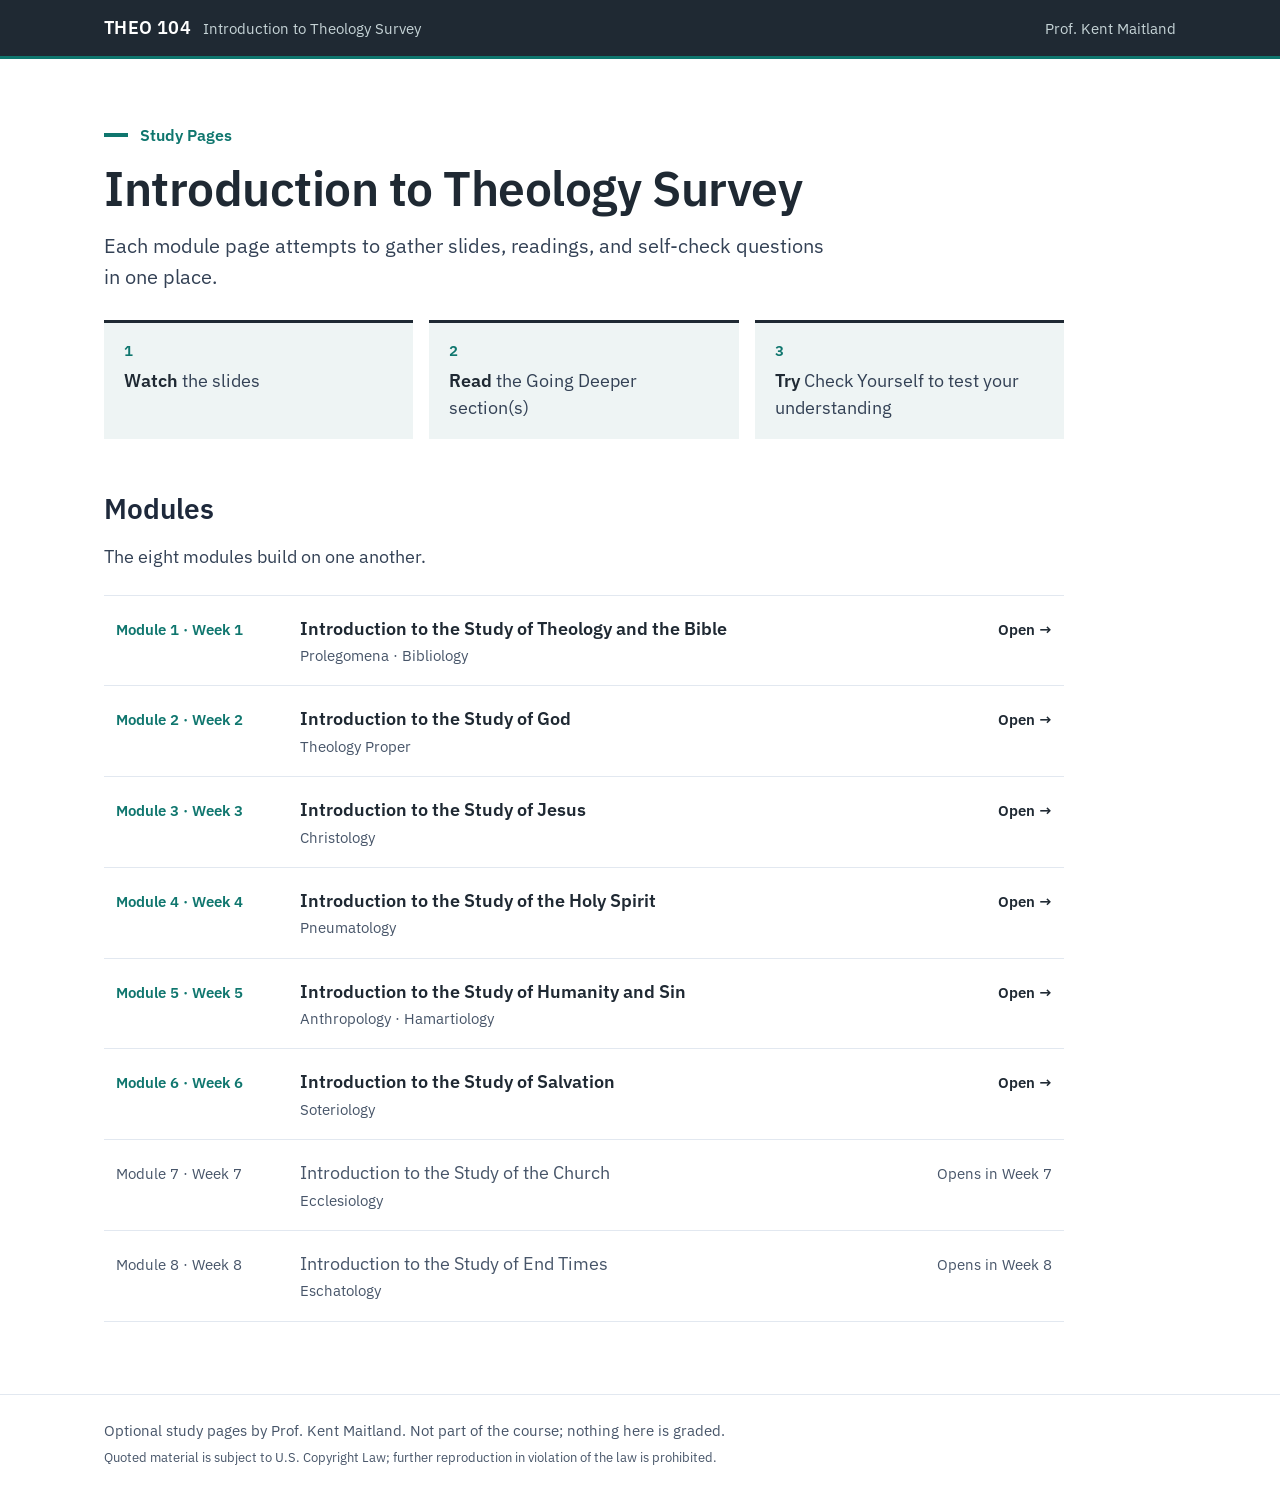
<file: index.html>
<!doctype html>
<html lang="en">
<head>
<meta charset="utf-8">
<meta name="viewport" content="width=device-width, initial-scale=1">
<title>THEO 104 · Introduction to Theology Survey</title>
<link rel="preconnect" href="https://fonts.googleapis.com">
<link rel="preconnect" href="https://fonts.gstatic.com" crossorigin>
<link rel="stylesheet" href="https://fonts.googleapis.com/css2?family=IBM+Plex+Sans:ital,wght@0,400;0,600;1,400&amp;display=swap">
<link rel="stylesheet" href="assets/theo104.css?v=2026-11-24a">
</head>
<body>
<header class="site-head">
<div class="wrap"><span class="brand"><strong>THEO 104</strong><span>Introduction to Theology Survey</span></span><span class="who">Prof. Kent Maitland</span></div>
</header>

<main class="wrap home">
<section class="hero">
<div class="label">Study Pages</div>
<h1>Introduction to Theology Survey</h1>
<p>Each module page attempts to gather slides, readings, and self-check questions in one place.</p>
<ol class="steps">
<li><strong>Watch</strong> the slides</li>
<li><strong>Read</strong> the Going Deeper section(s)</li>
<li><strong>Try</strong> Check Yourself to test your understanding</li>
</ol>
</section>

<section class="block" aria-labelledby="mods-h">
<h2 id="mods-h">Modules</h2>
<p class="intro">The eight modules build on one another.</p>
<ol class="mod-list">
<li><a class="mod" href="module-1/"><span class="n">Module 1 · Week 1</span><span class="t">Introduction to the Study of Theology and the Bible<span class="d">Prolegomena · Bibliology</span></span><span class="go">Open →</span></a></li>
<li><a class="mod" href="module-2/"><span class="n">Module 2 · Week 2</span><span class="t">Introduction to the Study of God<span class="d">Theology Proper</span></span><span class="go">Open →</span></a></li>
<li><a class="mod" href="module-3/"><span class="n">Module 3 · Week 3</span><span class="t">Introduction to the Study of Jesus<span class="d">Christology</span></span><span class="go">Open →</span></a></li>
<li><a class="mod" href="module-4/"><span class="n">Module 4 · Week 4</span><span class="t">Introduction to the Study of the Holy Spirit<span class="d">Pneumatology</span></span><span class="go">Open →</span></a></li>
<li><a class="mod" href="module-5/"><span class="n">Module 5 · Week 5</span><span class="t">Introduction to the Study of Humanity and Sin<span class="d">Anthropology · Hamartiology</span></span><span class="go">Open →</span></a></li>
<li><a class="mod" href="module-6/"><span class="n">Module 6 · Week 6</span><span class="t">Introduction to the Study of Salvation<span class="d">Soteriology</span></span><span class="go">Open →</span></a></li>
<li><div class="mod soon"><span class="n">Module 7 · Week 7</span><span class="t">Introduction to the Study of the Church<span class="d">Ecclesiology</span></span><span class="go">Opens in Week 7</span></div></li>
<li><div class="mod soon"><span class="n">Module 8 · Week 8</span><span class="t">Introduction to the Study of End Times<span class="d">Eschatology</span></span><span class="go">Opens in Week 8</span></div></li>
</ol>
</section>

</main>

<footer class="site-foot"><div class="wrap">Optional study pages by Prof. Kent Maitland. Not part of the course; nothing here is graded.<p class="notice">Quoted material is subject to U.S. Copyright Law; further reproduction in violation of the law is prohibited.</p></div></footer>
</body>
</html>
</file>
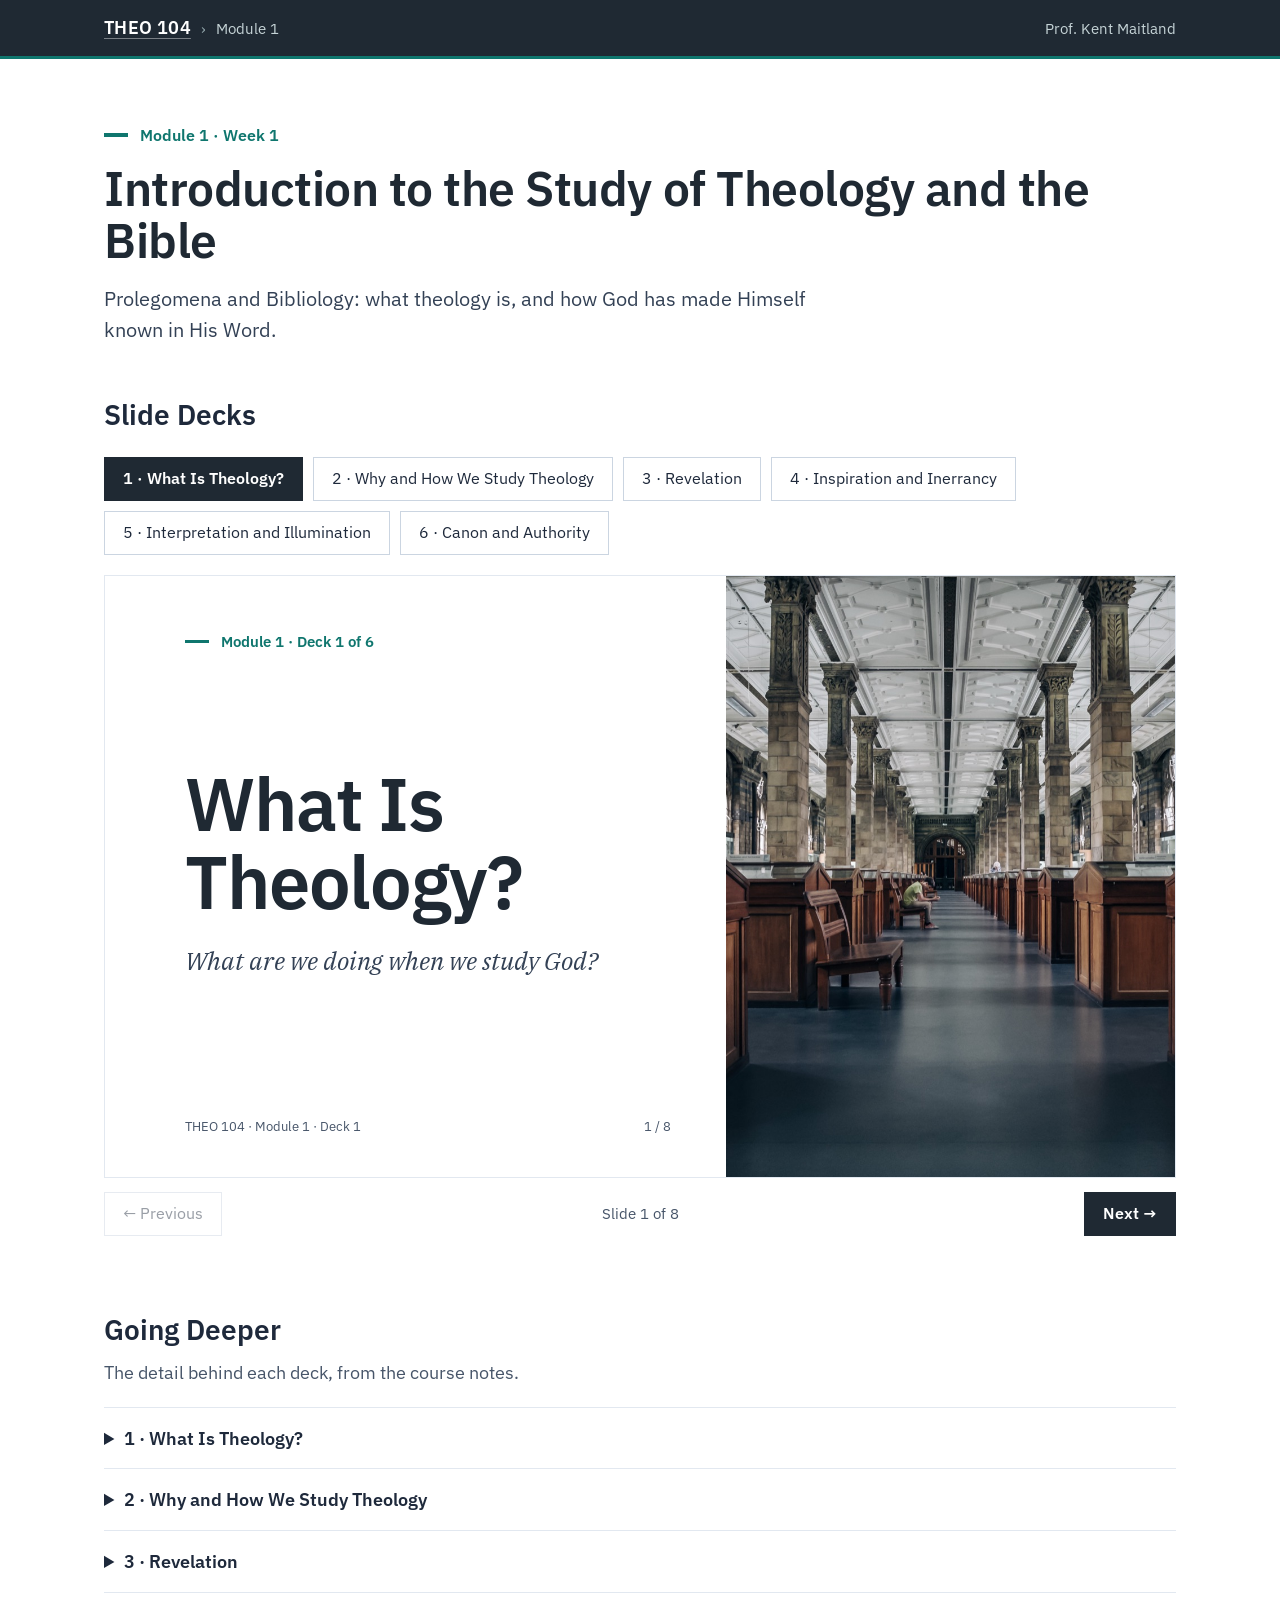
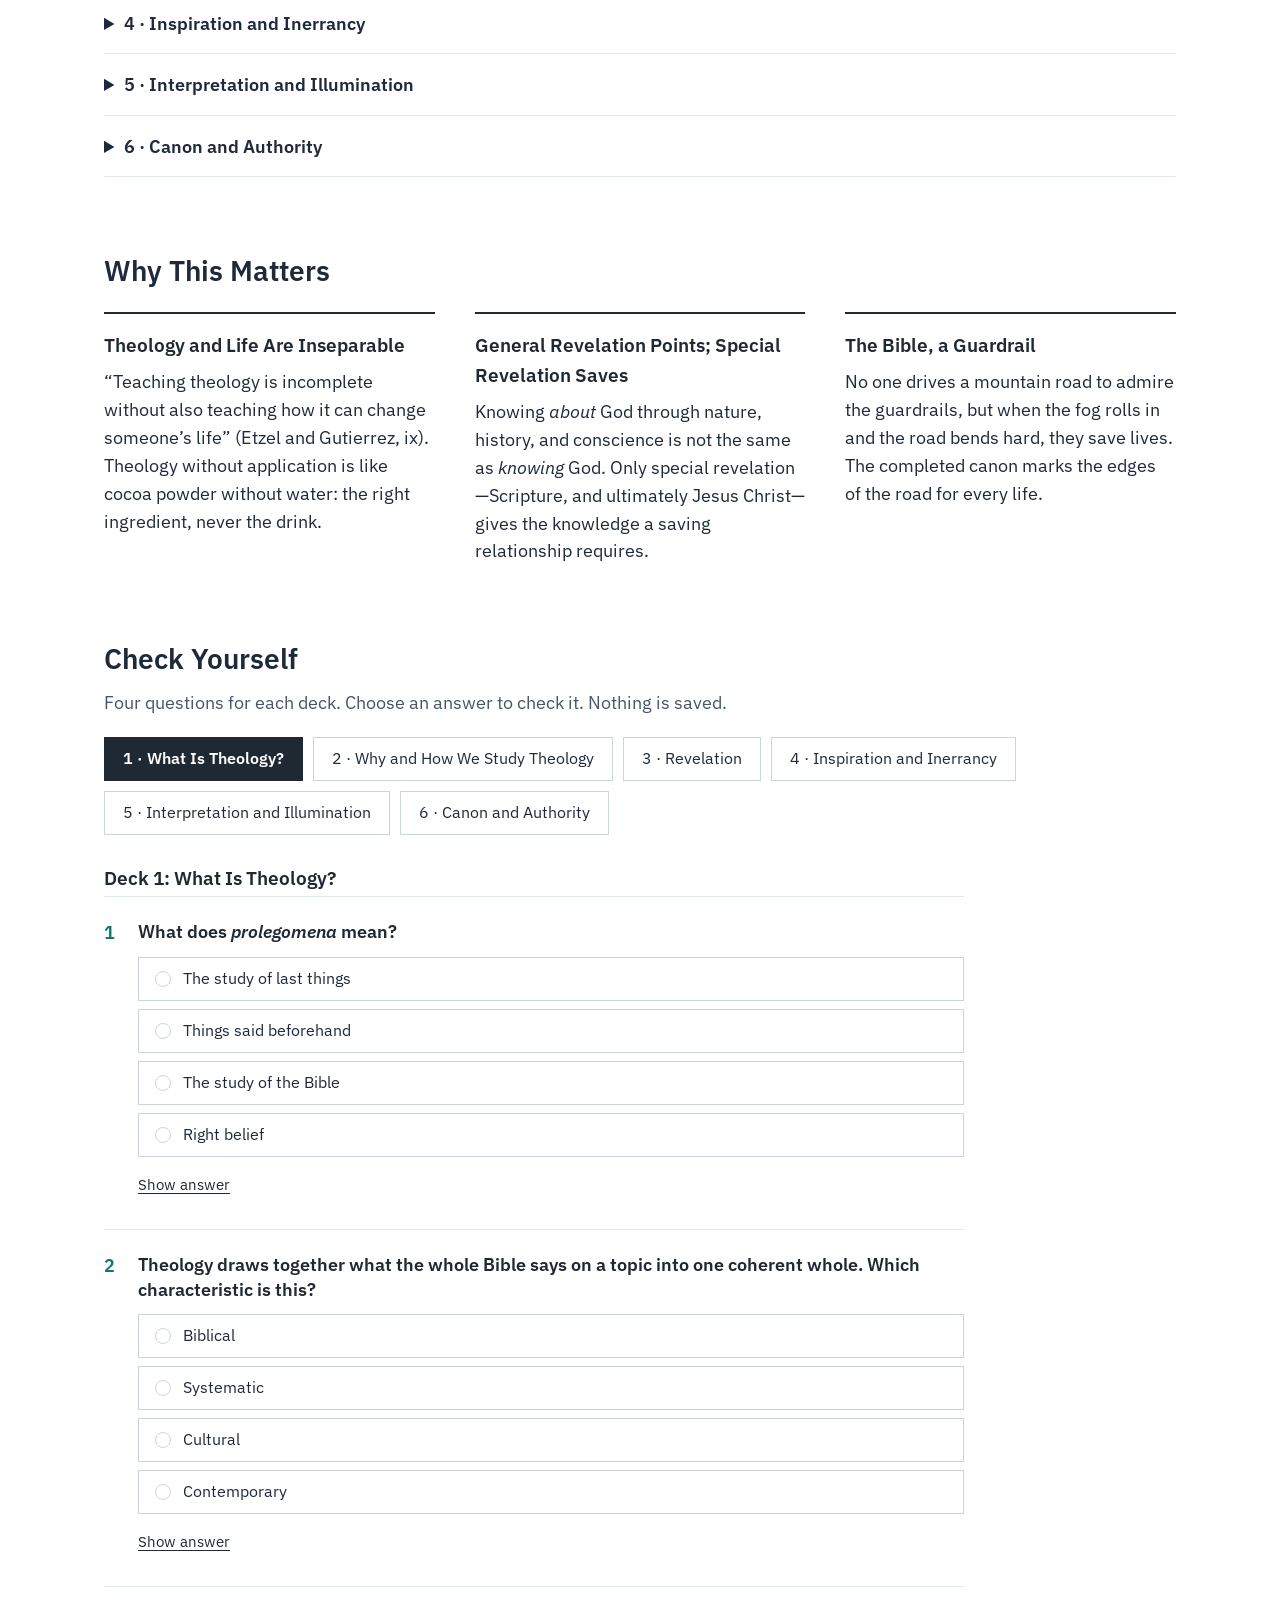
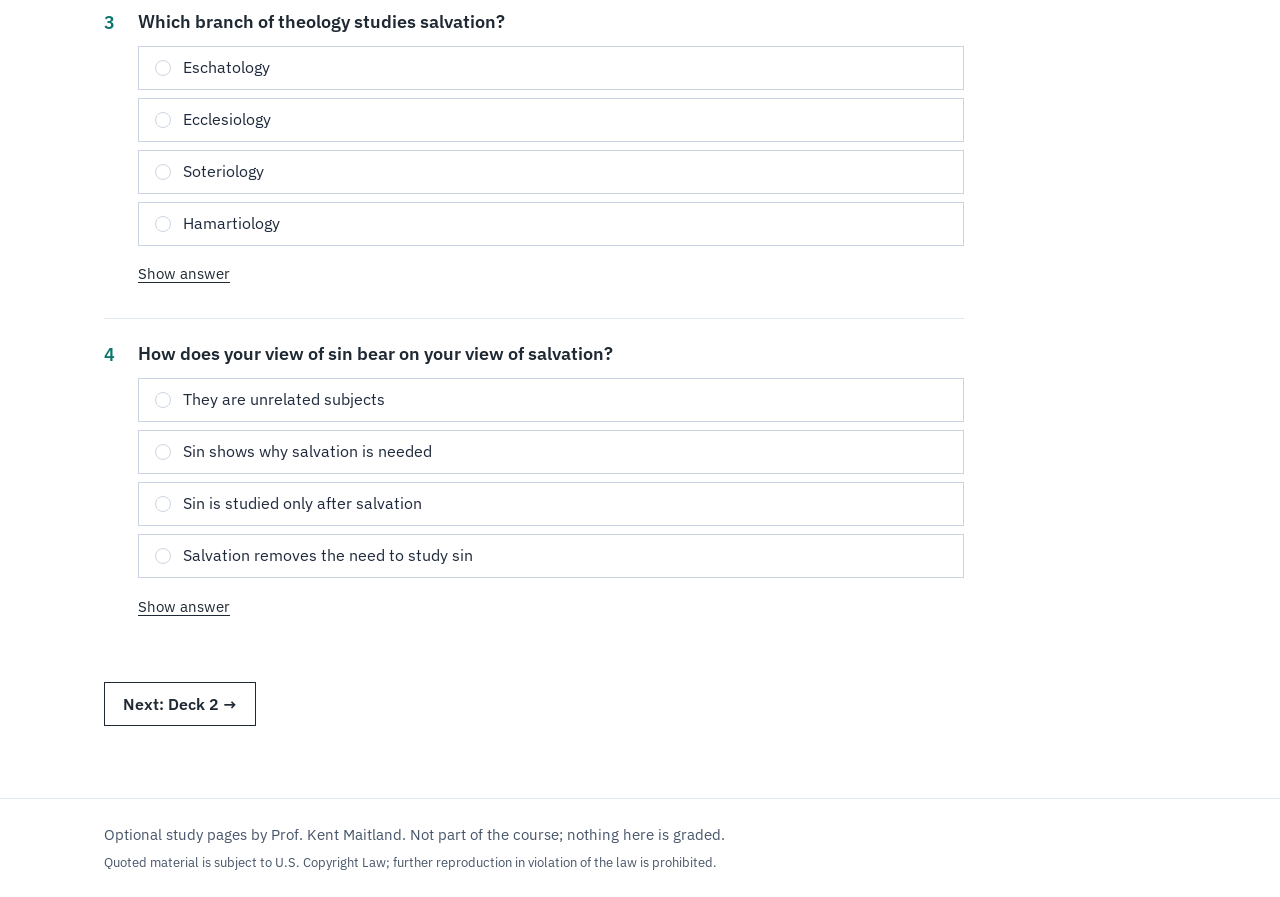
<file: module-1/index.html>
<!doctype html>
<html lang="en" class="no-js">
<head>
<meta charset="utf-8">
<meta name="viewport" content="width=device-width, initial-scale=1">
<title>Module 1: Introduction to the Study of Theology and the Bible · THEO 104</title>
<link rel="preconnect" href="https://fonts.googleapis.com">
<link rel="preconnect" href="https://fonts.gstatic.com" crossorigin>
<link rel="stylesheet" href="https://fonts.googleapis.com/css2?family=IBM+Plex+Sans:ital,wght@0,400;0,600;1,400&amp;family=IBM+Plex+Serif:ital,wght@1,400&amp;display=swap">
<link rel="stylesheet" href="../assets/theo104.css?v=2026-11-24a">
</head>
<body>
<header class="site-head">
<div class="wrap"><nav class="crumbs" aria-label="Breadcrumb"><strong><a href="../">THEO 104</a></strong><span class="sep" aria-hidden="true">›</span><span aria-current="page">Module 1</span></nav><span class="who">Prof. Kent Maitland</span></div>
</header>

<main class="wrap">
<section class="hero">
<div class="label">Module 1 · Week 1</div>
<h1>Introduction to the Study of Theology and the Bible</h1>
<p>Prolegomena and Bibliology: what theology is, and how God has made Himself known in His Word.</p>
</section>

<section class="block" aria-labelledby="decks-h">
<h2 id="decks-h">Slide Decks</h2>
<ul class="deck-list">
<li><button class="btn" type="button" data-pick aria-pressed="false">1 · What Is Theology?</button></li>
<li><button class="btn" type="button" data-pick aria-pressed="false">2 · Why and How We Study Theology</button></li>
<li><button class="btn" type="button" data-pick aria-pressed="false">3 · Revelation</button></li>
<li><button class="btn" type="button" data-pick aria-pressed="false">4 · Inspiration and Inerrancy</button></li>
<li><button class="btn" type="button" data-pick aria-pressed="false">5 · Interpretation and Illumination</button></li>
<li><button class="btn" type="button" data-pick aria-pressed="false">6 · Canon and Authority</button></li>
</ul>

<div class="viewer" tabindex="0" aria-label="Slide viewer. Use the left and right arrow keys to move between slides.">

<!-- ===== Deck 1 ===== -->
<section class="deck" aria-label="Deck 1: What Is Theology?">
<h3 class="deck-name">Deck 1: What Is Theology?</h3>

<div class="slide has-photo">
<figure class="s-photo"><img src="../img/theology-library.jpg" alt="A long library hall with stone columns, arched windows, and rows of wooden cases" loading="lazy"></figure>
<div class="s-label">Module 1 · Deck 1 of 6</div>
<div class="s-mid">
<h3 class="s-title">What Is Theology?</h3>
<p class="s-lead">What are we doing when we study God?</p>
</div>
<div class="s-foot"><span>THEO 104 · Module 1 · Deck 1</span><span class="s-num"></span></div>
</div>

<div class="slide">
<div class="s-label">Module 1 · What Is Theology?</div>
<h3 class="s-h">Prolegomena: “Things Said Beforehand”</h3>
<p class="s-lead">Greek <em>pro</em>, “before,” and <em>legō</em>, “to say.”</p>
<div class="s-end">
<div class="s-cols">
<div class="s-col"><div class="s-term">Why?</div><p>Why study theology at all?</p></div>
<div class="s-col"><div class="s-term">Assumptions</div><p>What do we bring to the study?</p></div>
<div class="s-col"><div class="s-term">Method</div><p>What definitions and methods guide it?</p></div>
</div>
<p class="s-text muted">Three questions come before the study itself.</p>
</div>
<div class="s-foot"><span>THEO 104 · Module 1 · Deck 1</span><span class="s-num"></span></div>
</div>

<div class="slide">
<div class="s-label">Module 1 · What Is Theology?</div>
<h3 class="s-h">The Word Itself</h3>
<div class="s-end">
<div class="s-cols" style="--n:2">
<div class="s-col"><div class="s-term"><em>Theos</em></div><p>“God”</p></div>
<div class="s-col"><div class="s-term"><em>Logos</em></div><p>“Words, reasoned discourse”</p></div>
</div>
<p class="s-text"><strong>Theology is the study of God and His self-revelation.</strong> <span class="s-ref">Etzel and Small, p. 8</span></p>
</div>
<div class="s-foot"><span>THEO 104 · Module 1 · Deck 1</span><span class="s-num"></span></div>
</div>

<div class="slide">
<div class="s-label">Module 1 · What Is Theology?</div>
<h3 class="s-h">A Working Definition</h3>
<figure class="s-quote">
<blockquote>“The careful, systematic study, analysis, and statement of Christian doctrine.”</blockquote>
<figcaption>Millard Erickson, <em>Introducing Christian Doctrine</em></figcaption>
</figure>
<p class="s-text" style="margin-top:0">Doctrine is not dry. It answers the questions every person asks: <em>Who am I? What is the ultimate meaning of the universe? Where am I going?</em></p>
<div class="s-foot"><span>THEO 104 · Module 1 · Deck 1</span><span class="s-num"></span></div>
</div>

<div class="slide">
<div class="s-label">Module 1 · What Is Theology?</div>
<h3 class="s-h">Five Characteristics</h3>
<div class="s-cols" style="--n:5; margin-top:auto">
<div class="s-col"><span class="num">1</span><div class="s-term">Biblical</div><p>Its content comes first from Scripture.</p></div>
<div class="s-col"><span class="num">2</span><div class="s-term">Systematic</div><p>It gathers what the whole Bible says on a topic.</p></div>
<div class="s-col"><span class="num">3</span><div class="s-term">Cultural</div><p>It relates Scripture to other fields of study.</p></div>
<div class="s-col"><span class="num">4</span><div class="s-term">Contemporary</div><p>It restates timeless truth for today.</p></div>
<div class="s-col"><span class="num">5</span><div class="s-term">Practical</div><p>It shows how doctrine applies to life.</p></div>
</div>
<div class="s-foot"><span>THEO 104 · Module 1 · Deck 1</span><span class="s-num"></span></div>
</div>

<div class="slide">
<div class="s-label">Module 1 · What Is Theology?</div>
<h3 class="s-h">Four Types of Theology</h3>
<div class="s-end">
<table class="s-table">
<thead><tr><th>Type</th><th>Focus</th></tr></thead>
<tbody>
<tr><td>Biblical</td><td>The contributions of individual authors, genres, and themes</td></tr>
<tr><td>Philosophical</td><td>God studied through reason and the evidence of the created world</td></tr>
<tr><td>Historical</td><td>How Christian doctrine developed through church history</td></tr>
<tr><td>Systematic</td><td>God’s Word and God’s world organized by topic</td></tr>
</tbody>
</table>
<p class="s-text muted">This course takes the systematic approach, grounded in biblical evidence.</p>
</div>
<div class="s-foot"><span>THEO 104 · Module 1 · Deck 1</span><span class="s-num"></span></div>
</div>

<div class="slide">
<div class="s-label">Module 1 · What Is Theology?</div>
<h3 class="s-h">The Branches, and This Course</h3>
<div class="s-end">
<table class="s-table tight">
<thead><tr><th>Branch</th><th>The study of</th><th>Module</th></tr></thead>
<tbody>
<tr><td>Bibliology</td><td>The Bible</td><td class="yes">1</td></tr>
<tr><td>Theology Proper</td><td>God</td><td>2</td></tr>
<tr><td>Christology</td><td>Jesus Christ</td><td>3</td></tr>
<tr><td>Pneumatology</td><td>The Holy Spirit</td><td>4</td></tr>
<tr><td>Anthropology and Hamartiology</td><td>Humanity and sin</td><td>5</td></tr>
<tr><td>Soteriology</td><td>Salvation</td><td>6</td></tr>
<tr><td>Ecclesiology</td><td>The church</td><td>7</td></tr>
<tr><td>Eschatology</td><td>Last things</td><td>8</td></tr>
</tbody>
</table>
</div>
<div class="s-foot"><span>THEO 104 · Module 1 · Deck 1</span><span class="s-num"></span></div>
</div>

<div class="slide">
<div class="s-label">Module 1 · What Is Theology?</div>
<h3 class="s-h">The Branches Connect</h3>
<div class="s-end">
<div class="s-rows">
<div class="s-row"><div class="s-term">Your view of the Bible</div><div class="s-gloss">shapes every other branch.</div></div>
<div class="s-row"><div class="s-term">Your view of Jesus</div><div class="s-gloss">shapes your view of salvation.</div></div>
<div class="s-row"><div class="s-term">Your view of sin</div><div class="s-gloss">shows why salvation is needed.</div></div>
</div>
<div class="s-next"><span class="tag">Up next · Deck 2</span><span class="q">Why study theology, and how?</span></div>
</div>
<div class="s-foot"><span>THEO 104 · Module 1 · Deck 1</span><span class="s-num"></span></div>
</div>
</section>

<!-- ===== Deck 2 ===== -->
<section class="deck" aria-label="Deck 2: Why and How We Study Theology">
<h3 class="deck-name">Deck 2: Why and How We Study Theology</h3>

<div class="slide has-photo">
<figure class="s-photo"><img src="../img/method-mountain-path.jpg" alt="A grassy path through ferns rising toward jagged mountain peaks" loading="lazy"></figure>
<div class="s-label">Module 1 · Deck 2 of 6</div>
<div class="s-mid">
<h3 class="s-title">Why and How We Study Theology</h3>
<p class="s-lead">Is doctrine optional?</p>
</div>
<div class="s-foot"><span>THEO 104 · Module 1 · Deck 2</span><span class="s-num"></span></div>
</div>

<div class="slide">
<div class="s-label">Module 1 · Why and How We Study Theology</div>
<h3 class="s-h">Doctrine Is Not Optional</h3>
<div class="s-end">
<div class="s-rows">
<div class="s-row"><div class="s-term">Belief and relationship</div><div class="s-gloss">Coming to God means believing He exists <span class="s-ref"><a href="https://ref.ly/Heb11.6;esv">Heb. 11:6</a></span>; salvation means believing God raised Jesus <span class="s-ref"><a href="https://ref.ly/Rom10.9-10;esv">Rom. 10:9–10</a></span>.</div></div>
<div class="s-row"><div class="s-term">Truth and experience</div><div class="s-gloss">Feeling good about Jesus cannot be separated from whether He is the Son of God. Hope rests on whether the resurrection happened.</div></div>
<div class="s-row"><div class="s-term">Competing worldviews</div><div class="s-gloss">Know the genuine currency, and you can spot the counterfeit.</div></div>
</div>
<p class="s-text muted">Erickson, <em>Introducing Christian Doctrine</em></p>
</div>
<div class="s-foot"><span>THEO 104 · Module 1 · Deck 2</span><span class="s-num"></span></div>
</div>

<div class="slide">
<div class="s-label">Module 1 · Why and How We Study Theology</div>
<h3 class="s-h">Where Theology Starts</h3>
<p class="s-lead">Four possible starting points: natural theology, tradition, experience, and Scripture.</p>
<figure class="s-quote">
<blockquote>“The defining document or the constitution of the Christian faith.”</blockquote>
<figcaption>Erickson, on the Bible</figcaption>
</figure>
<p class="s-text" style="margin-top:0"><strong>Only its Author can change it.</strong></p>
<div class="s-foot"><span>THEO 104 · Module 1 · Deck 2</span><span class="s-num"></span></div>
</div>

<div class="slide">
<div class="s-label">Module 1 · Why and How We Study Theology</div>
<h3 class="s-h">A Method in Eight Steps</h3>
<div class="s-cols steps" style="--n:4; margin-top:auto">
<div class="s-col"><span class="num">1</span><div class="s-term">Collect</div><p>the biblical material.</p></div>
<div class="s-col"><span class="num">2</span><div class="s-term">Unify</div><p>what the authors say.</p></div>
<div class="s-col"><span class="num">3</span><div class="s-term">Analyze</div><p>the meaning, then and there.</p></div>
<div class="s-col"><span class="num">4</span><div class="s-term">Examine</div><p>how the church has handled it.</p></div>
<div class="s-col"><span class="num">5</span><div class="s-term">Consult</div><p>other cultures.</p></div>
<div class="s-col"><span class="num">6</span><div class="s-term">Identify</div><p>the essence.</p></div>
<div class="s-col"><span class="num">7</span><div class="s-term">Draw on</div><p>other disciplines, as a supplement, never a substitute.</p></div>
<div class="s-col"><span class="num">8</span><div class="s-term">Restate</div><p>it for today.</p></div>
</div>
<div class="s-foot"><span>THEO 104 · Module 1 · Deck 2</span><span class="s-num"></span></div>
</div>

<div class="slide">
<div class="s-label">Module 1 · Why and How We Study Theology</div>
<h3 class="s-h">Four Working Principles</h3>
<div class="s-end">
<div class="s-rows">
<div class="s-row"><div class="s-term">The Bible is the primary source</div><div class="s-gloss">Every conclusion is grounded in Scripture.</div></div>
<div class="s-row"><div class="s-term">Theology follows a method</div><div class="s-gloss">Gather the data, test, analyze.</div></div>
<div class="s-row"><div class="s-term">Study every branch</div><div class="s-gloss">The branches build on one another.</div></div>
<div class="s-row"><div class="s-term">Belief should change how you live</div><div class="s-gloss">Doctrine aims at a practical outcome.</div></div>
</div>
<p class="s-text muted">Etzel and Small, pp. 8–9</p>
</div>
<div class="s-foot"><span>THEO 104 · Module 1 · Deck 2</span><span class="s-num"></span></div>
</div>

<div class="slide">
<div class="s-label">Module 1 · Why and How We Study Theology</div>
<h3 class="s-h">Orthodoxy and Orthopraxy</h3>
<div class="s-cols" style="--n:2; margin-top:3.1cqw">
<div class="s-col"><div class="s-term">Orthodoxy</div><p>Right belief</p></div>
<div class="s-col"><div class="s-term">Orthopraxy</div><p>Right living</p></div>
</div>
<figure class="s-quote">
<blockquote>“You will act upon what you deeply believe!”</blockquote>
<figcaption>Etzel and Gutierrez, <em>Theology Applied</em></figcaption>
</figure>
<div class="s-foot"><span>THEO 104 · Module 1 · Deck 2</span><span class="s-num"></span></div>
</div>

<div class="slide">
<div class="s-label">Module 1 · Why and How We Study Theology</div>
<h3 class="s-h">The Right Motivation</h3>
<div class="s-end">
<div class="s-cols" style="--n:2">
<div class="s-col"><div class="s-term">The greatest commandment</div><p>Love God and love your neighbor.</p><span class="s-ref"><a href="https://ref.ly/Matt22.37-40;esv">Matt. 22:37–40</a></span></div>
<div class="s-col"><div class="s-term">Knowledge without love</div><p>Is nothing.</p><span class="s-ref"><a href="https://ref.ly/1Cor13.2-3;esv">1 Cor. 13:2–3</a></span></div>
</div>
<p class="s-text"><strong>The goal is not only to know <em>about</em> God, but to <em>know</em> God.</strong></p>
</div>
<div class="s-foot"><span>THEO 104 · Module 1 · Deck 2</span><span class="s-num"></span></div>
</div>

<div class="slide">
<div class="s-label">Module 1 · Why and How We Study Theology</div>
<h3 class="s-h">Why, Where, How, What For</h3>
<div class="s-cols" style="--n:4; margin-top:2.8cqw">
<div class="s-col"><div class="s-term">Why</div><p>Belief shapes faith, hope, and discernment.</p></div>
<div class="s-col"><div class="s-term">Where</div><p>Scripture.</p></div>
<div class="s-col"><div class="s-term">How</div><p>A careful method.</p></div>
<div class="s-col"><div class="s-term">What for</div><p>Love of God and neighbor.</p></div>
</div>
<div class="s-end"><div class="s-next"><span class="tag">Up next · Deck 3</span><span class="q">How does God make Himself known?</span></div></div>
<div class="s-foot"><span>THEO 104 · Module 1 · Deck 2</span><span class="s-num"></span></div>
</div>
</section>

<!-- ===== Deck 3 ===== -->
<section class="deck" aria-label="Deck 3: Revelation">
<h3 class="deck-name">Deck 3: Revelation</h3>

<div class="slide has-photo">
<figure class="s-photo"><img src="../img/revelation-night-sky.jpg" alt="A starry night sky above a dark treeline, with an orange glow on the horizon" loading="lazy"></figure>
<div class="s-label">Module 1 · Deck 3 of 6</div>
<div class="s-mid">
<h3 class="s-title">Revelation</h3>
<p class="s-lead">How can finite people know an infinite God?</p>
</div>
<div class="s-foot"><span>THEO 104 · Module 1 · Deck 3</span><span class="s-num"></span></div>
</div>

<div class="slide">
<div class="s-label">Module 1 · Revelation</div>
<h3 class="s-h">God Takes the Initiative</h3>
<div class="s-mid">
<p class="s-big">We know God only because He makes Himself known.</p>
<p class="s-text">We did not discover Him. Even after the Fall, God sought Adam and Eve. <span class="s-ref"><a href="https://ref.ly/Gen3.8-9;esv">Gen. 3:8–9</a></span></p>
</div>
<div class="s-foot"><span>THEO 104 · Module 1 · Deck 3</span><span class="s-num"></span></div>
</div>

<div class="slide">
<div class="s-label">Module 1 · Revelation</div>
<h3 class="s-h">Two Kinds of Revelation</h3>
<div class="s-end">
<div class="s-cols" style="--n:2">
<div class="s-col"><div class="s-term">General</div><p>To all people, at all times, in all places.</p></div>
<div class="s-col"><div class="s-term">Special</div><p>To particular people at particular times and places, to bring them into a redemptive relationship with Him.</p></div>
</div>
</div>
<div class="s-foot"><span>THEO 104 · Module 1 · Deck 3</span><span class="s-num"></span></div>
</div>

<div class="slide">
<div class="s-label">Module 1 · Revelation</div>
<h3 class="s-h">General Revelation: Three Modes</h3>
<div class="s-end">
<div class="s-cols">
<div class="s-col"><div class="s-term">Nature</div><p class="verse">“The heavens declare the glory of God.”</p><span class="s-ref"><a href="https://ref.ly/Ps19.1;esv">Ps. 19:1</a></span></div>
<div class="s-col"><div class="s-term">History</div><p>God governs the nations.</p><span class="s-ref"><a href="https://ref.ly/Acts14.15-17;esv">Acts 14:15–17</a></span></div>
<div class="s-col"><div class="s-term">Conscience</div><p class="verse">“The work of the law is written on their hearts.”</p><span class="s-ref"><a href="https://ref.ly/Rom2.15;esv">Rom. 2:15</a></span></div>
</div>
</div>
<div class="s-foot"><span>THEO 104 · Module 1 · Deck 3</span><span class="s-num"></span></div>
</div>

<div class="slide">
<div class="s-label">Module 1 · Revelation</div>
<h3 class="s-h">Can General Revelation Save?</h3>
<div class="s-mid">
<p class="s-big">No.</p>
<p class="s-text">It shows that God exists and leaves people “without excuse” <span class="s-ref"><a href="https://ref.ly/Rom1.20;esv">Rom. 1:20</a></span>. Salvation comes through Christ alone: “There is salvation in no one else” <span class="s-ref"><a href="https://ref.ly/Acts4.12;esv">Acts 4:12</a></span>.</p>
</div>
<div class="s-end"><div class="s-next"><span class="tag">Key idea</span><span class="q">General revelation points to the need for salvation; it does not supply it.</span></div></div>
<div class="s-foot"><span>THEO 104 · Module 1 · Deck 3</span><span class="s-num"></span></div>
</div>

<div class="slide">
<div class="s-label">Module 1 · Revelation</div>
<h3 class="s-h">Why Special Revelation Was Needed</h3>
<div class="s-end">
<div class="s-cols" style="--n:2">
<div class="s-col"><div class="s-term">A natural limit</div><p>We are finite.</p></div>
<div class="s-col"><div class="s-term">A moral limit</div><p>Sin, added at the Fall.</p></div>
</div>
<p class="s-text"><strong>Fuller instruction became necessary.</strong></p>
</div>
<div class="s-foot"><span>THEO 104 · Module 1 · Deck 3</span><span class="s-num"></span></div>
</div>

<div class="slide">
<div class="s-label">Module 1 · Revelation</div>
<h3 class="s-h">Special Revelation: Three Modes</h3>
<div class="s-end">
<div class="s-rows">
<div class="s-row"><div class="s-term">Historical events</div><div class="s-gloss">The Exodus, the cross, the resurrection.</div></div>
<div class="s-row"><div class="s-term">Divine speech</div><div class="s-gloss">Prophets, dreams, visions, the written Word.</div></div>
<div class="s-row"><div class="s-term">The Incarnation</div><div class="s-gloss">Jesus is the fullest revelation, because He is God. <span class="s-ref"><a href="https://ref.ly/John1.14;esv">John 1:14</a>; <a href="https://ref.ly/Heb1.3;esv">Heb. 1:3</a></span></div></div>
</div>
</div>
<div class="s-foot"><span>THEO 104 · Module 1 · Deck 3</span><span class="s-num"></span></div>
</div>

<div class="slide ps19">
<div class="s-label">Module 1 · Revelation</div>
<h3 class="s-h">Psalm 19: Both at Once</h3>
<div class="ps19-panels">
<div class="ps19-sky"><span class="t">vv. 1–6 · Creation speaks</span><p class="q">“The heavens declare the glory of God.”</p><span class="l">General revelation · <a href="https://ref.ly/Ps19.1-6;esv">Ps. 19:1–6</a></span></div>
<div class="ps19-page"><span class="t">vv. 7–11 · Scripture speaks</span><p class="q">“The law of the <span class="sc">Lord</span> is perfect, reviving the soul.”</p><span class="l">Special revelation · <a href="https://ref.ly/Ps19.7-11;esv">Ps. 19:7–11</a></span></div>
<div class="ps19-heart"><span class="t">vv. 12–14 · The psalmist answers</span><p class="q">“O <span class="sc">Lord</span>, my rock and my redeemer.”</p><span class="l">Conviction and trust · <a href="https://ref.ly/Ps19.12-14;esv">Ps. 19:12–14</a></span></div>
</div>
<div class="s-foot"><span>THEO 104 · Module 1 · Deck 3</span><span class="s-num"></span></div>
</div>

<div class="slide">
<div class="s-label">Module 1 · Revelation</div>
<h3 class="s-h">Points and Saves</h3>
<p class="s-lead">General revelation lays the groundwork; special revelation builds on it. One subject, never in conflict.</p>
<div class="s-mid">
<p class="s-big">General revelation points; special revelation saves.</p>
</div>
<div class="s-end"><div class="s-next"><span class="tag">Up next · Deck 4</span><span class="q">Who wrote the Bible?</span></div></div>
<div class="s-foot"><span>THEO 104 · Module 1 · Deck 3</span><span class="s-num"></span></div>
</div>
</section>

<!-- ===== Deck 4 ===== -->
<section class="deck" aria-label="Deck 4: Inspiration and Inerrancy">
<h3 class="deck-name">Deck 4: Inspiration and Inerrancy</h3>

<div class="slide has-photo">
<figure class="s-photo"><img src="../img/inspiration-pen.jpg" alt="A fountain pen resting on cream paper with a few handwritten lines" loading="lazy"></figure>
<div class="s-label">Module 1 · Deck 4 of 6</div>
<div class="s-mid">
<h3 class="s-title">Inspiration and Inerrancy</h3>
<p class="s-lead">Who wrote the Bible?</p>
</div>
<div class="s-foot"><span>THEO 104 · Module 1 · Deck 4</span><span class="s-num"></span></div>
</div>

<div class="slide">
<div class="s-label">Module 1 · Inspiration and Inerrancy</div>
<h3 class="s-h">Two Authors, One Word</h3>
<div class="s-mid">
<p class="s-big">Human authors really wrote. God directed the writing, so the result is His Word.</p>
<p class="s-text"><em>Inspiration</em> is the Holy Spirit’s supernatural influence on the writers, which made what they wrote the Word of God. <span class="s-ref">Erickson</span></p>
</div>
<div class="s-foot"><span>THEO 104 · Module 1 · Deck 4</span><span class="s-num"></span></div>
</div>

<div class="slide">
<div class="s-label">Module 1 · Inspiration and Inerrancy</div>
<h3 class="s-h">What Scripture Says About Itself</h3>
<div class="s-end">
<div class="s-rows tight">
<div class="s-row"><div class="s-term"><a href="https://ref.ly/2Tim3.16;esv">2 Tim. 3:16</a></div><div class="s-gloss">“All Scripture is breathed out by God.” <em>Theopneustos</em>, “God-breathed.”</div></div>
<div class="s-row"><div class="s-term"><a href="https://ref.ly/2Pet1.21;esv">2 Pet. 1:21</a></div><div class="s-gloss">“Men spoke from God as they were carried along by the Holy Spirit.”</div></div>
<div class="s-row"><div class="s-term"><a href="https://ref.ly/2Pet3.15-16;esv">2 Pet. 3:15–16</a></div><div class="s-gloss">Peter ranks Paul’s letters with “the other Scriptures.”</div></div>
<div class="s-row"><div class="s-term"><a href="https://ref.ly/John10.35;esv">John 10:35</a></div><div class="s-gloss">Jesus: “Scripture cannot be broken.”</div></div>
</div>
</div>
<div class="s-foot"><span>THEO 104 · Module 1 · Deck 4</span><span class="s-num"></span></div>
</div>

<div class="slide">
<div class="s-label">Module 1 · Inspiration and Inerrancy</div>
<h3 class="s-h">Six Theories of Inspiration</h3>
<div class="s-end">
<table class="s-table tight">
<thead><tr><th>Theory</th><th>Claim</th><th>Verdict</th></tr></thead>
<tbody>
<tr><td>Intuition</td><td>Natural religious genius</td><td>Reduces Scripture to human insight</td></tr>
<tr><td>Illumination</td><td>The Spirit heightened normal abilities</td><td>Differs only in degree from every believer</td></tr>
<tr><td>Dynamic</td><td>The Spirit guided thoughts, not words</td><td>May not reach the wording</td></tr>
<tr><td>Verbal</td><td>The Spirit guided the choice of words</td><td>Not dictation</td></tr>
<tr><td>Dictation</td><td>God dictated; the writer copied</td><td>Cannot explain distinct styles</td></tr>
<tr><td>Plenary verbal</td><td>All of Scripture, down to the words</td><td class="yes">Fits all four qualities</td></tr>
</tbody>
</table>
</div>
<div class="s-foot"><span>THEO 104 · Module 1 · Deck 4</span><span class="s-num"></span></div>
</div>

<div class="slide">
<div class="s-label">Module 1 · Inspiration and Inerrancy</div>
<h3 class="s-h">Four Qualities of Inspiration</h3>
<div class="s-end">
<div class="s-rows tight">
<div class="s-row"><div class="s-term">Two authors</div><div class="s-gloss">Human and divine authorship.</div></div>
<div class="s-row"><div class="s-term">Real personalities</div><div class="s-gloss">Paul sounds like Paul; John sounds like John.</div></div>
<div class="s-row"><div class="s-term">The very words</div><div class="s-gloss">The words are the words God intended.</div></div>
<div class="s-row"><div class="s-term">God’s Word</div><div class="s-gloss">Strictly, in the original manuscripts; a translation is God’s Word insofar as it renders them accurately.</div></div>
</div>
<p class="s-text muted">Etzel and Small, p. 31</p>
</div>
<div class="s-foot"><span>THEO 104 · Module 1 · Deck 4</span><span class="s-num"></span></div>
</div>

<div class="slide">
<div class="s-label">Module 1 · Inspiration and Inerrancy</div>
<h3 class="s-h">Plenary Verbal Inspiration</h3>
<div class="s-mid">
<p class="s-big">All of Scripture, down to its very words, written through the personality of each human author.</p>
<p class="s-text">The only theory that fits all four qualities.</p>
</div>
<div class="s-foot"><span>THEO 104 · Module 1 · Deck 4</span><span class="s-num"></span></div>
</div>

<div class="slide">
<div class="s-label">Module 1 · Inspiration and Inerrancy</div>
<h3 class="s-h">A Lifetime of Preparation</h3>
<p class="s-lead">God shaped each writer through family, culture, education, and faith.</p>
<div class="s-end">
<p class="s-text" style="margin:0">The Spirit guided their thoughts so that the words they chose carried God’s meaning—without mechanical dictation. The whole Trinity was at work. <span class="s-ref">Erickson</span></p>
</div>
<div class="s-foot"><span>THEO 104 · Module 1 · Deck 4</span><span class="s-num"></span></div>
</div>

<div class="slide">
<div class="s-label">Module 1 · Inspiration and Inerrancy</div>
<h3 class="s-h">Inerrancy</h3>
<div class="s-mid">
<p class="s-big">The Bible, in its original manuscripts, is without error in all that it affirms.</p>
<p class="s-text">It follows from inspiration: an all-knowing, holy God speaks truly.</p>
</div>
<div class="s-foot"><span>THEO 104 · Module 1 · Deck 4</span><span class="s-num"></span></div>
</div>

<div class="slide">
<div class="s-label">Module 1 · Inspiration and Inerrancy</div>
<h3 class="s-h">The Chicago Statement (1978)</h3>
<p class="s-lead">Twenty-nine articles of affirmation and denial. Two of them:</p>
<div class="s-end">
<div class="s-cols" style="--n:2">
<div class="s-col"><div class="s-term">Article VI</div><p class="verse">“The whole of Scripture and all its parts, down to the very words of the original, were given by divine inspiration.”</p></div>
<div class="s-col"><div class="s-term">Article VIII</div><p class="verse">“God in His Work of inspiration utilized the distinctive personalities and literary styles of the writers whom He had chosen and prepared.”</p></div>
</div>
</div>
<div class="s-foot"><span>THEO 104 · Module 1 · Deck 4</span><span class="s-num"></span></div>
</div>

<div class="slide">
<div class="s-label">Module 1 · Inspiration and Inerrancy</div>
<h3 class="s-h">Why Inerrancy Matters</h3>
<div class="s-cols" style="margin-top:2.8cqw">
<div class="s-col"><span class="num">1</span><div class="s-term">Theological</div><p>Jesus and the apostles trusted Scripture fully.</p></div>
<div class="s-col"><span class="num">2</span><div class="s-term">Historical</div><p>Abandoning inerrancy erodes other doctrines.</p></div>
<div class="s-col"><span class="num">3</span><div class="s-term">Epistemological</div><p>Beliefs held because the Bible teaches them need a truthful Bible.</p></div>
</div>
<div class="s-end"><div class="s-next"><span class="tag">Up next · Deck 5</span><span class="q">How do we understand what the Bible means?</span></div></div>
<div class="s-foot"><span>THEO 104 · Module 1 · Deck 4</span><span class="s-num"></span></div>
</div>
</section>

<!-- ===== Deck 5 ===== -->
<section class="deck" aria-label="Deck 5: Interpretation and Illumination">
<h3 class="deck-name">Deck 5: Interpretation and Illumination</h3>

<div class="slide has-photo">
<figure class="s-photo"><img src="../img/illumination-reader.jpg" alt="A young woman reading an open book in dim window light" loading="lazy"></figure>
<div class="s-label">Module 1 · Deck 5 of 6</div>
<div class="s-mid">
<h3 class="s-title">Interpretation and Illumination</h3>
<p class="s-lead">How do we understand what the Bible means?</p>
</div>
<div class="s-foot"><span>THEO 104 · Module 1 · Deck 5</span><span class="s-num"></span></div>
</div>

<div class="slide">
<div class="s-label">Module 1 · Interpretation and Illumination</div>
<h3 class="s-h">Hermeneutics</h3>
<div class="s-mid">
<p class="s-big">The principles for interpreting the biblical text.</p>
<p class="s-text">It also studies how author, text, and reader relate.</p>
</div>
<div class="s-foot"><span>THEO 104 · Module 1 · Deck 5</span><span class="s-num"></span></div>
</div>

<div class="slide">
<div class="s-label">Module 1 · Interpretation and Illumination</div>
<h3 class="s-h">Never What It Never Meant</h3>
<figure class="s-quote">
<blockquote>“The Bible can never mean what it never meant.”</blockquote>
<figcaption>An Old Testament professor’s maxim, quoted in Etzel and Gutierrez</figcaption>
</figure>
<p class="s-text" style="margin-top:0">Start with what the author meant for the first audience. <strong>One meaning, many applications.</strong></p>
<div class="s-foot"><span>THEO 104 · Module 1 · Deck 5</span><span class="s-num"></span></div>
</div>

<div class="slide">
<div class="s-label">Module 1 · Interpretation and Illumination</div>
<h3 class="s-h">Three Steps, in Order</h3>
<div class="s-end">
<div class="s-cols">
<div class="s-col"><span class="num">1</span><div class="s-term">Observation</div><p>What does it say? Context, author, genre.</p></div>
<div class="s-col"><span class="num">2</span><div class="s-term">Interpretation</div><p>What does it mean? <span class="verse">“Rightly handling the word of truth.”</span> <span class="s-ref"><a href="https://ref.ly/2Tim2.15;esv">2 Tim. 2:15</a></span></p><p><em>Orthotomeō</em>, “cut straight.”</p></div>
<div class="s-col"><span class="num">3</span><div class="s-term">Application</div><p>How does it bear on my life?</p></div>
</div>
<p class="s-text muted">Don’t jump to “what it means to me.”</p>
</div>
<div class="s-foot"><span>THEO 104 · Module 1 · Deck 5</span><span class="s-num"></span></div>
</div>

<div class="slide">
<div class="s-label">Module 1 · Interpretation and Illumination</div>
<h3 class="s-h">Reading Well</h3>
<div class="s-end">
<div class="s-rows">
<div class="s-row"><div class="s-term">Stand in their sandals</div><div class="s-gloss">Hear it as the first listeners did.</div></div>
<div class="s-row"><div class="s-term">Let Scripture interpret Scripture</div><div class="s-gloss">Clear passages shed light on less clear ones.</div></div>
<div class="s-row"><div class="s-term">Use reliable tools</div><div class="s-gloss">Concordances, commentaries, background resources.</div></div>
</div>
</div>
<div class="s-foot"><span>THEO 104 · Module 1 · Deck 5</span><span class="s-num"></span></div>
</div>

<div class="slide">
<div class="s-label">Module 1 · Interpretation and Illumination</div>
<h3 class="s-h">Illumination</h3>
<p class="s-lead">The Spirit’s work in the reader: He enables believers to judge Scripture rightly, accept it, and obey it.</p>
<figure class="s-quote">
<blockquote>“Open my eyes, that I may behold wondrous things out of your law.”</blockquote>
<figcaption><a href="https://ref.ly/Ps119.18;esv">Ps. 119:18</a></figcaption>
</figure>
<div class="s-foot"><span>THEO 104 · Module 1 · Deck 5</span><span class="s-num"></span></div>
</div>

<div class="slide">
<div class="s-label">Module 1 · Interpretation and Illumination</div>
<h3 class="s-h">Three Works, Not One</h3>
<div class="s-end">
<div class="s-cols">
<div class="s-col"><div class="s-term">Revelation</div><p>God makes truth known.</p></div>
<div class="s-col"><div class="s-term">Inspiration</div><p>The Spirit oversees the writing.</p></div>
<div class="s-col"><div class="s-term">Illumination</div><p>The Spirit works in the reader.</p></div>
</div>
<p class="s-text"><strong>Illumination adds nothing to Scripture.</strong></p>
</div>
<div class="s-foot"><span>THEO 104 · Module 1 · Deck 5</span><span class="s-num"></span></div>
</div>

<div class="slide">
<div class="s-label">Module 1 · Interpretation and Illumination</div>
<h3 class="s-h">Study and the Spirit Together</h3>
<figure class="s-quote">
<blockquote>“Examining the Scriptures daily to see if these things were so.”</blockquote>
<figcaption><a href="https://ref.ly/Acts17.11;esv">Acts 17:11</a></figcaption>
</figure>
<p class="s-text" style="margin-top:0">Illumination doesn’t replace study, and understanding grows over time.</p>
<div class="s-foot"><span>THEO 104 · Module 1 · Deck 5</span><span class="s-num"></span></div>
</div>

<div class="slide">
<div class="s-label">Module 1 · Interpretation and Illumination</div>
<h3 class="s-h">Observe, Interpret, Apply, Depend</h3>
<div class="s-cols" style="--n:4; margin-top:2.8cqw">
<div class="s-col"><span class="num">1</span><div class="s-term">Observe</div><p>What it says.</p></div>
<div class="s-col"><span class="num">2</span><div class="s-term">Interpret</div><p>What it meant.</p></div>
<div class="s-col"><span class="num">3</span><div class="s-term">Apply</div><p>What it asks of you.</p></div>
<div class="s-col"><span class="num">4</span><div class="s-term">Depend</div><p>On the Spirit, throughout.</p></div>
</div>
<div class="s-end"><div class="s-next"><span class="tag">Up next · Deck 6</span><span class="q">How did we get the Bible, and can we trust it?</span></div></div>
<div class="s-foot"><span>THEO 104 · Module 1 · Deck 5</span><span class="s-num"></span></div>
</div>
</section>

<!-- ===== Deck 6 ===== -->
<section class="deck" aria-label="Deck 6: Canon and Authority">
<h3 class="deck-name">Deck 6: Canon and Authority</h3>

<div class="slide has-photo">
<figure class="s-photo"><img src="../img/canon-guardrail.jpg" alt="A guardrail along a curving mountain road under a dusk sky" loading="lazy"></figure>
<div class="s-label">Module 1 · Deck 6 of 6</div>
<div class="s-mid">
<h3 class="s-title">Canon and Authority</h3>
<p class="s-lead">How did we get the Bible, and can we trust it?</p>
</div>
<div class="s-foot"><span>THEO 104 · Module 1 · Deck 6</span><span class="s-num"></span></div>
</div>

<div class="slide">
<div class="s-label">Module 1 · Canon and Authority</div>
<h3 class="s-h">Canon: The Measuring Rod</h3>
<p class="s-lead">Greek <em>kanōn</em>, “measuring rod” or “standard.”</p>
<div class="s-end">
<div class="s-cols" style="--n:2">
<div class="s-col"><div class="s-term">The standard</div><p>Of faith and practice.</p></div>
<div class="s-col"><div class="s-term">The list</div><p>Of inspired books: 66 in all, 39 Old Testament and 27 New Testament.</p></div>
</div>
<p class="s-text"><strong>The canon is closed.</strong></p>
</div>
<div class="s-foot"><span>THEO 104 · Module 1 · Deck 6</span><span class="s-num"></span></div>
</div>

<div class="slide">
<div class="s-label">Module 1 · Canon and Authority</div>
<h3 class="s-h">The Old Testament</h3>
<div class="s-end">
<div class="s-rows tight">
<div class="s-row"><div class="s-term">Written</div><div class="s-gloss">About 1400–400 BC, mostly in Hebrew, some in Aramaic.</div></div>
<div class="s-row"><div class="s-term">Arranged</div><div class="s-gloss">Law, Prophets, and Writings.</div></div>
<div class="s-row"><div class="s-term">Preserved</div><div class="s-gloss">The Dead Sea Scrolls contain every book except Esther.</div></div>
<div class="s-row"><div class="s-term">Affirmed</div><div class="s-gloss">Jesus: “the Law of Moses and the Prophets and the Psalms.” <span class="s-ref"><a href="https://ref.ly/Luke24.44;esv">Luke 24:44</a></span></div></div>
</div>
</div>
<div class="s-foot"><span>THEO 104 · Module 1 · Deck 6</span><span class="s-num"></span></div>
</div>

<div class="slide">
<div class="s-label">Module 1 · Canon and Authority</div>
<h3 class="s-h">The New Testament</h3>
<div class="s-end">
<div class="s-rows">
<div class="s-row"><div class="s-term">Written</div><div class="s-gloss">About AD 45–100, in Greek.</div></div>
<div class="s-row"><div class="s-term">Listed</div><div class="s-gloss">Athanasius, AD 367: the first known list of exactly our 27 books.</div></div>
<div class="s-row"><div class="s-term">Recognized</div><div class="s-gloss">The councils of Hippo (393) and Carthage (397).</div></div>
</div>
</div>
<div class="s-foot"><span>THEO 104 · Module 1 · Deck 6</span><span class="s-num"></span></div>
</div>

<div class="slide">
<div class="s-label">Module 1 · Canon and Authority</div>
<h3 class="s-h">Recognized, Not Voted In</h3>
<div class="s-mid">
<p class="s-big">The church did not give these books their authority; it recognized the authority they already had from God.</p>
<p class="s-text">Peter called Paul’s letters Scripture <span class="s-ref"><a href="https://ref.ly/2Pet3.15-16;esv">2 Pet. 3:15–16</a></span>. Clement, Ignatius, and Polycarp cited New Testament writings as Scripture within a generation of the apostles.</p>
</div>
<div class="s-foot"><span>THEO 104 · Module 1 · Deck 6</span><span class="s-num"></span></div>
</div>

<div class="slide">
<div class="s-label">Module 1 · Canon and Authority</div>
<h3 class="s-h">Three Tests of Recognition</h3>
<div class="s-end">
<div class="s-cols">
<div class="s-col"><span class="num">1</span><div class="s-term">Apostolicity</div><p>Written by an apostle or a close associate?</p></div>
<div class="s-col"><span class="num">2</span><div class="s-term">Rule of faith</div><p>Consistent with the rest of Scripture?</p></div>
<div class="s-col"><span class="num">3</span><div class="s-term">Consensus</div><p>Widely received by the early churches?</p></div>
</div>
</div>
<div class="s-foot"><span>THEO 104 · Module 1 · Deck 6</span><span class="s-num"></span></div>
</div>

<div class="slide">
<div class="s-label">Module 1 · Canon and Authority</div>
<h3 class="s-h">Books in Question</h3>
<div class="s-end">
<div class="s-rows">
<div class="s-row"><div class="s-term">The Apocrypha</div><div class="s-gloss">Neither Jesus nor the apostles quoted them as Scripture, and they are not part of the Hebrew Scriptures.</div></div>
<div class="s-row"><div class="s-term">The “lost gospels”</div><div class="s-gloss">Written in the second century under apostles’ names.</div></div>
<div class="s-row"><div class="s-term">Later additions</div><div class="s-gloss">The Book of Mormon, published in the 1830s, fails all three tests.</div></div>
</div>
</div>
<div class="s-foot"><span>THEO 104 · Module 1 · Deck 6</span><span class="s-num"></span></div>
</div>

<div class="slide">
<div class="s-label">Module 1 · Canon and Authority</div>
<h3 class="s-h">Preserved Through Copies</h3>
<div class="s-end">
<div class="s-rows tight">
<div class="s-row"><div class="s-term">Textual criticism</div><div class="s-gloss">Compares copies to recover the original.</div></div>
<div class="s-row"><div class="s-term">The manuscripts</div><div class="s-gloss">Thousands of them, in remarkable agreement.</div></div>
<div class="s-row"><div class="s-term">The record</div><div class="s-gloss">The text survived centuries of persecution.</div></div>
</div>
<p class="s-text"><strong>Copies and translations are God’s Word insofar as they faithfully represent the original.</strong></p>
</div>
<div class="s-foot"><span>THEO 104 · Module 1 · Deck 6</span><span class="s-num"></span></div>
</div>

<div class="slide">
<div class="s-label">Module 1 · Canon and Authority</div>
<h3 class="s-h">The Translation Spectrum</h3>
<div class="s-end">
<div class="spectrum" aria-hidden="true"><span>More literal</span><span>More readable</span></div>
<div class="s-cols">
<div class="s-col"><div class="s-term">Word-for-word</div><p>KJV, NASB, ESV</p></div>
<div class="s-col"><div class="s-term">Thought-for-thought</div><p>NIV, NCV</p></div>
<div class="s-col"><div class="s-term">Paraphrase</div><p>Living Bible, The Message</p></div>
</div>
</div>
<div class="s-foot"><span>THEO 104 · Module 1 · Deck 6</span><span class="s-num"></span></div>
</div>

<div class="slide">
<div class="s-label">Module 1 · Canon and Authority</div>
<h3 class="s-h">Why Authority Matters</h3>
<div class="s-cols" style="margin-top:2.8cqw">
<div class="s-col"><div class="s-term">Objectivity</div><p>A fixed point of reference.</p></div>
<div class="s-col"><div class="s-term">Confidence</div><p>Good modern translations faithfully render God’s Word.</p></div>
<div class="s-col"><div class="s-term">Guidance</div><p>The Spirit helps believers know and apply God’s will.</p></div>
</div>
<div class="s-end"><div class="s-next"><span class="tag">Up next · Module 2</span><span class="q">The God who reveals</span></div></div>
<div class="s-foot"><span>THEO 104 · Module 1 · Deck 6</span><span class="s-num"></span></div>
</div>
</section>

</div>
<div class="controls">
<button class="btn prev" type="button">← Previous</button>
<span class="count" aria-live="polite"></span>
<button class="btn primary next" type="button">Next →</button>
</div>
</section>

<section class="block" aria-labelledby="deeper-h">
<h2 id="deeper-h">Going Deeper</h2>
<p class="intro">The detail behind each deck, from the course notes.</p>
<div class="deeper">

<details>
<summary>1 · What Is Theology?</summary>
<div class="body"><aside class="reading" aria-label="Reading"><span class="tag">Read</span><span class="book">Millard Erickson, <em>Introducing Christian Doctrine</em> (supplemental)</span><ul><li><a href="https://ref.ly/logosres/introchrdoctr3ed?ref=Page.p+3">1. What Is Theology?</a></li></ul><span class="note">Opens in Logos.</span></aside><div class="main">
<p><strong>Prolegomena</strong> (Greek <em>pro</em>, “before,” and <em>legō</em>, “to say”) covers what must be settled before the study begins: why study theology at all, what assumptions we bring, and what definitions and methods guide the work.</p>
<h3>What Is Theology?</h3>
<p>The word joins <em>theos</em> (“God”) and <em>logos</em> (“words” or “rational discourse”). At its simplest, theology is the study of God and His self-revelation <span class="cite">(Etzel and Small, 8)</span>. Erickson defines it as “the careful, systematic study, analysis, and statement of Christian doctrine,” and doctrine as the most fundamental beliefs a Christian holds about God, His actions, humanity, and what He has done to bring us to Himself. Far from dry, doctrine answers the questions everyone asks: <em>Who am I? What is the ultimate meaning of the universe? Where am I going?</em></p>
<h3>Five Characteristics</h3>
<ul>
<li><strong>Biblical.</strong> Its primary content comes from the Old and New Testaments.</li>
<li><strong>Systematic.</strong> It draws together what the whole Bible says on a topic into one coherent whole.</li>
<li><strong>Cultural.</strong> It relates Scripture’s teaching to what other disciplines say about the same subject.</li>
<li><strong>Contemporary.</strong> It restates timeless truth in a form people today can understand.</li>
<li><strong>Practical.</strong> Like Paul, it shows how doctrine applies to life (<a href="https://ref.ly/1Thess4.16-18;esv">1 Thess. 4:16–18</a>) <span class="cite">(Erickson)</span>.</li>
</ul>
<h3>Types and Branches</h3>
<p>Etzel and Small name four types of theology: <strong>biblical</strong> (the contributions of individual authors, genres, and themes), <strong>philosophical</strong> (God studied through reason and the evidence of the created world), <strong>historical</strong> (how doctrine developed through church history), and <strong>systematic</strong> (God’s Word and God’s world organized by topic) <span class="cite">(Etzel and Small, 6)</span>. This course follows a systematic approach, grounded in biblical evidence.</p>
<p>Systematic theology divides into branches: Bibliology (the Bible), Theology Proper (God), Christology (Jesus Christ), Pneumatology (the Holy Spirit), Anthropology (humanity), Hamartiology (sin), Soteriology (salvation), Ecclesiology (the church), and Eschatology (last things). The branches connect. Your view of the Bible shapes every other branch; your view of Jesus shapes your view of salvation; your view of sin shows why salvation is needed <span class="cite">(Etzel and Small, 7)</span>.</p>
</div></div>
</details>

<details>
<summary>2 · Why and How We Study Theology</summary>
<div class="body"><aside class="reading" aria-label="Reading"><span class="tag">Read</span><span class="book">Etzel and Gutierrez, <em>Theology Applied</em></span><ul><li><a href="https://ref.ly/logosres/ws-15bf52d8087c41108e19553d93afd6f9?ref=Page.p+ix">Introduction: Theology Must Work in Real Life</a> <span class="pp">pp. ix–x</span></li></ul><span class="note">Opens in Logos.</span></aside><div class="main">
<h3>Why Doctrine Is Not Optional</h3>
<ul>
<li><strong>Correct belief is essential to a relationship with God.</strong> Whoever comes to God must believe that He exists and rewards those who seek Him (<a href="https://ref.ly/Heb11.6;esv">Heb. 11:6</a>), and salvation is tied to believing that God raised Jesus from the dead (<a href="https://ref.ly/Rom10.9-10;esv">Rom. 10:9–10</a>).</li>
<li><strong>Truth and experience are connected.</strong> Feeling good about Jesus cannot be separated from whether He really is the Son of God, and hope for the future depends on whether the resurrection happened.</li>
<li><strong>Competing worldviews demand clarity.</strong> Secular philosophies, religions, and cults compete for allegiance. A firm grasp of doctrine is a standard for measuring them, as studying genuine currency is how one learns to spot counterfeits <span class="cite">(Erickson)</span>.</li>
</ul>
<h3>Where Theology Starts</h3>
<p>Of the possible starting points—natural theology, tradition, Scripture, and experience—Erickson holds that the Bible is “the defining document or the constitution of the Christian faith.” As a constitution binds a government, the Bible defines correct belief and practice, and only its Author can change it.</p>
<h3>A Method in Eight Steps</h3>
<ol>
<li><strong>Collect</strong> the biblical materials: identify and study every relevant passage.</li>
<li><strong>Unify</strong> what the biblical authors say on the topic.</li>
<li><strong>Analyze</strong> the meaning, without reading modern meanings into ancient texts.</li>
<li><strong>Examine</strong> how the church has treated the doctrine.</li>
<li><strong>Consult</strong> other cultural perspectives, so as not to mistake your own assumptions for Scripture’s teaching.</li>
<li><strong>Identify</strong> the doctrine’s essence: the permanent truth, apart from its cultural packaging.</li>
<li><strong>Draw on</strong> sources beyond the Bible, such as general revelation and other disciplines, as a supplement, never a substitute.</li>
<li><strong>Restate</strong> the doctrine for today’s audience <span class="cite">(Erickson)</span>.</li>
</ol>
<h3>Four Working Principles</h3>
<p>Etzel and Small add four principles: the Bible is the primary source; theology follows a method (gather data, test, analyze) that brings objectivity; the student engages every branch, because the branches build on one another; and theology should produce a practical outcome, with right belief (<strong>orthodoxy</strong>) leading to right living (<strong>orthopraxy</strong>) <span class="cite">(Etzel and Small, 8–9)</span>. As Etzel and Gutierrez put it, “You will act upon what you deeply believe!” <span class="cite">(Etzel and Gutierrez, x)</span></p>
<h3>The Right Motivation</h3>
<p>Jesus named the greatest commandment as loving God and loving others (<a href="https://ref.ly/Matt22.37-40;esv">Matt. 22:37–40</a>), and Paul warns that knowledge without love is nothing (<a href="https://ref.ly/1Cor13.2-3;esv">1 Cor. 13:2–3</a>). The goal is not merely to know <em>about</em> God, but to <em>know</em> God, and to love Him and others more as a result <span class="cite">(Etzel and Small, 10)</span>.</p>
</div></div>
</details>

<details>
<summary>3 · Revelation</summary>
<div class="body"><aside class="reading" aria-label="Reading"><span class="tag">Read</span><span class="book">Etzel and Gutierrez, <em>Theology Applied</em></span><ul><li><a href="https://ref.ly/logosres/ws-15bf52d8087c41108e19553d93afd6f9?ref=Page.p+31">6. Revelation</a> <span class="pp">pp. 31–35</span></li></ul><span class="note">Opens in Logos.</span></aside><div class="main">
<p>Because we are finite and God is infinite, we can know Him only if He takes the initiative to make Himself known <span class="cite">(Erickson)</span>. We did not discover Him; even after the Fall, God sought Adam and Eve (<a href="https://ref.ly/Gen3.8-9;esv">Gen. 3:8–9</a>).</p>
<h3>General Revelation</h3>
<p>General revelation is God’s communication of Himself to all people, at all times, in all places <span class="cite">(Erickson)</span>. It comes in three modes:</p>
<ul>
<li><strong>Nature.</strong> “The heavens declare the glory of God” (<a href="https://ref.ly/Ps19.1;esv">Ps. 19:1</a>). His “eternal power and divine nature, have been clearly perceived, ever since the creation of the world,” so that people “are without excuse” (<a href="https://ref.ly/Rom1.20;esv">Rom. 1:20</a>).</li>
<li><strong>History.</strong> God governs the nations and directs events (<a href="https://ref.ly/Acts14.15-17;esv">Acts 14:15–17</a>), as in Israel’s preservation across the centuries.</li>
<li><strong>Conscience.</strong> People sense that some things ought to be done whatever the cost to themselves; “the work of the law is written on their hearts” (<a href="https://ref.ly/Rom2.14-15;esv">Rom. 2:14–15</a>).</li>
</ul>
<p>General revelation is enough to show that God exists and to leave humanity without excuse, but it is <strong>not enough to save</strong>. Salvation requires knowing Jesus Christ (<a href="https://ref.ly/Rom10.9-10;esv">Rom. 10:9–10</a>): “There is salvation in no one else” (<a href="https://ref.ly/Acts4.12;esv">Acts 4:12</a>) <span class="cite">(Etzel and Small, 16; Etzel and Gutierrez, 32)</span>. General revelation points people to their need for salvation; it does not supply it.</p>
<h3>Special Revelation</h3>
<p>Special revelation is God’s manifestation of Himself to particular people at definite times and places, so that they might enter a redemptive relationship with Him <span class="cite">(Erickson)</span>. It became necessary because sin added a moral limit to the natural limit of our finitude <span class="cite">(Erickson)</span>. It comes through <strong>historical events</strong> (the Exodus, the cross, the resurrection), <strong>divine speech</strong> (prophets, dreams, visions, and the written Word), and supremely <strong>the Incarnation</strong>: Jesus is the fullest revelation of God because He is God (<a href="https://ref.ly/John1.14;esv">John 1:14</a>; <a href="https://ref.ly/Heb1.3;esv">Heb. 1:3</a>; <a href="https://ref.ly/Col1.15;esv">Col. 1:15</a>). The Scriptures themselves bear witness to Him (<a href="https://ref.ly/John5.39;esv">John 5:39</a>; <a href="https://ref.ly/Luke24.27;esv">Luke 24:27</a>).</p>
<h3>Psalm 19</h3>
<p>Verses 1–6 show general revelation through creation; verses 7–11, special revelation through Scripture (“The law of the <span class="sc">Lord</span> is perfect, reviving the soul”); and verses 12–14, the psalmist’s response of conviction and trust in “my rock and my redeemer.” The two kinds of revelation do not compete. General revelation supplies the concepts that make special revelation understandable, and special revelation builds on it <span class="cite">(Erickson)</span>.</p>
</div></div>
</details>

<details>
<summary>4 · Inspiration and Inerrancy</summary>
<div class="body"><aside class="reading" aria-label="Reading"><span class="tag">Read</span><span class="book">Etzel and Gutierrez, <em>Theology Applied</em></span><ul><li><a href="https://ref.ly/logosres/ws-15bf52d8087c41108e19553d93afd6f9?ref=Page.p+37">7. Inspiration/Inerrancy</a> <span class="pp">pp. 37–40</span></li></ul><span class="note">Opens in Logos.</span></aside><div class="main">
<p>Inspiration is the supernatural influence of the Holy Spirit on the writers of Scripture, so that what they wrote is the Word of God <span class="cite">(Erickson)</span>. The Bible has two authors: human writers genuinely wrote it, and God directed the process so that the result is His Word <span class="cite">(Etzel and Small, 28)</span>.</p>
<h3>The Biblical Evidence</h3>
<ul>
<li>“All Scripture is breathed out by God” (<a href="https://ref.ly/2Tim3.16;esv">2 Tim. 3:16</a>). The Greek <em>theopneustos</em> means “God-breathed.”</li>
<li>“No prophecy was ever produced by the will of man, but men spoke from God as they were carried along by the Holy Spirit” (<a href="https://ref.ly/2Pet1.21;esv">2 Pet. 1:21</a>).</li>
<li>Peter places Paul’s letters alongside “the other Scriptures” (<a href="https://ref.ly/2Pet3.15-16;esv">2 Pet. 3:15–16</a>).</li>
<li>Jesus treated the Old Testament as authoritative: “Scripture cannot be broken” (<a href="https://ref.ly/John10.35;esv">John 10:35</a>), down to the smallest letter (<a href="https://ref.ly/Matt5.18;esv">Matt. 5:18</a>).</li>
</ul>
<h3>Theories of Inspiration</h3>
<div class="table-box"><table>
<thead><tr><th>Theory</th><th>Description</th><th>Assessment</th></tr></thead>
<tbody>
<tr><td>Intuition</td><td>The writers had a high natural religious insight</td><td>Reduces Scripture to human genius</td></tr>
<tr><td>Illumination</td><td>The Spirit heightened the writers’ normal abilities</td><td>Differs only in degree from the Spirit’s work in every believer</td></tr>
<tr><td>Dynamic</td><td>The Spirit directed the writers’ thoughts; their personalities chose the words</td><td>Values dual authorship but may not reach the wording</td></tr>
<tr><td>Verbal</td><td>The Spirit’s influence extended to the choice of words</td><td>Affirms the precision of the text; distinct from dictation</td></tr>
<tr><td>Dictation</td><td>God dictated every word; the writer served as a secretary</td><td>Cannot account for the distinct styles of the books</td></tr>
<tr><td>Plenary verbal</td><td>All of Scripture and its very words are inspired, through the author’s personality and style</td><td>Most consistent with the four qualities below</td></tr>
</tbody>
</table></div>
<h3>Four Qualities of Inspiration</h3>
<ol>
<li>The Bible affirms both <strong>human and divine authorship</strong>.</li>
<li>Inspiration incorporates the <strong>personality of the human author</strong>: Paul sounds like Paul; John sounds like John.</li>
<li>The actual <strong>words</strong> of the Bible are the words God intended.</li>
<li>The <strong>result</strong> is the inspired Word of God. Inspiration applies to the original documents (the <strong>autographs</strong>); translations are the Word of God insofar as they accurately represent them <span class="cite">(Etzel and Small, 31)</span>.</li>
</ol>
<p>Erickson adds that God prepared each writer over a lifetime of family, social, educational, and religious experience, so that the Spirit could direct their thoughts precisely without mechanical dictation. The whole Trinity was involved in that preparation.</p>
<h3>Inerrancy</h3>
<p>Inerrancy means the Bible, in its original manuscripts, is without error in all that it affirms. It flows from inspiration: if God, who is all-knowing and holy, inspired Scripture, His words are true <span class="cite">(Etzel and Small, 32; Etzel and Gutierrez, 37)</span>. The Chicago Statement on Biblical Inerrancy (1978), the most thorough modern treatment, has 29 articles of affirmation and denial. Article VI affirms “that the whole of Scripture and all its parts, down to the very words of the original, were given by divine inspiration.” Article VIII affirms that God “utilized the distinctive personalities and literary styles of the writers whom He had chosen and prepared,” and denies that He “overrode their personalities.”</p>
<p>Inerrancy matters on three levels <span class="cite">(Etzel and Small, 32–33)</span>: <strong>theologically</strong>, because Jesus and the New Testament writers treated Scripture as authoritative and error-free; <strong>historically</strong>, because abandoning the Bible’s full trustworthiness has led to erosion in other doctrines; and <strong>epistemologically</strong>, because beliefs held on the Bible’s authority are only as trustworthy as the Bible is true.</p>
</div></div>
</details>

<details>
<summary>5 · Interpretation and Illumination</summary>
<div class="body"><aside class="reading" aria-label="Reading"><span class="tag">Read</span><span class="book">Etzel and Gutierrez, <em>Theology Applied</em></span><ul><li><a href="https://ref.ly/logosres/ws-15bf52d8087c41108e19553d93afd6f9?ref=Page.p+43">8. Interpretation</a> <span class="pp">pp. 43–46</span></li><li><a href="https://ref.ly/logosres/ws-15bf52d8087c41108e19553d93afd6f9?ref=Page.p+49">9. Illumination</a> <span class="pp">pp. 49–51</span></li></ul><span class="note">Opens in Logos.</span></aside><div class="main">
<p><strong>Hermeneutics</strong> is the study of the principles for interpreting the biblical text, and of how author, text, and reader relate. Its first rule: “The Bible can never mean what it never meant” <span class="cite">(Etzel and Gutierrez, 43)</span>. Begin with what the author intended to communicate to the original audience. A passage has one meaning and many applications.</p>
<h3>Three Steps</h3>
<ol>
<li><strong>Observation.</strong> What does the text actually say? Look at the historical context, the author’s background, and the genre, before asking what it means to you.</li>
<li><strong>Interpretation.</strong> What is the text communicating? Paul urges Timothy to be “rightly handling the word of truth” (<a href="https://ref.ly/2Tim2.15;esv">2 Tim. 2:15</a>); the Greek <em>orthotomeō</em> means to “cut straight.”</li>
<li><strong>Application.</strong> How does the rightly interpreted truth bear on life today?</li>
</ol>
<h3>Practical Guidelines</h3>
<ul>
<li><strong>Stand in their sandals.</strong> Ask how the first listeners heard the teaching before applying it today <span class="cite">(Etzel and Gutierrez, 45)</span>.</li>
<li><strong>Let Scripture interpret Scripture.</strong> Compare clear passages on a topic with less clear ones.</li>
<li><strong>Use reliable tools.</strong> Concordances, commentaries, and background resources clarify context.</li>
</ul>
<h3>Illumination</h3>
<p>Illumination is the Holy Spirit’s work in the reader of Scripture. It adds nothing to Scripture’s content and does not replace careful study; it enables believers to judge Scripture rightly, accept it, and obey it (<a href="https://ref.ly/1Cor2.14;esv">1 Cor. 2:14</a>). The psalmist prays, “Open my eyes, that I may behold wondrous things out of your law” (<a href="https://ref.ly/Ps119.18;esv">Ps. 119:18</a>). Illumination is distinct from revelation, by which God makes truth known, and from inspiration, by which the Spirit superintended the writing.</p>
<ul>
<li><strong>Study and the Spirit work together.</strong> The Bereans were “examining the Scriptures daily to see if these things were so” (<a href="https://ref.ly/Acts17.11;esv">Acts 17:11</a>) <span class="cite">(Etzel and Small, 38)</span>.</li>
<li><strong>Understanding grows.</strong> No one grasps everything in a passage the first time; understanding deepens over time as the believer draws closer to God <span class="cite">(Etzel and Gutierrez, 50)</span>.</li>
</ul>
</div></div>
</details>

<details>
<summary>6 · Canon and Authority</summary>
<div class="body"><aside class="reading" aria-label="Reading"><span class="tag">Read</span><span class="book">Etzel and Gutierrez, <em>Theology Applied</em></span><ul><li><a href="https://ref.ly/logosres/ws-15bf52d8087c41108e19553d93afd6f9?ref=Page.p+53">10. Canon</a> <span class="pp">pp. 53–56</span></li></ul><span class="book">Etzel and Small, <em>Everyday Theology</em></span><ul><li><a href="https://ref.ly/logosres/ws-6d3350a5ecec4f17b545e9e81cc6b6fa?ref=Page.p+35">5. Can the Bible Be Trusted?</a> <span class="pp">pp. 35–39</span></li></ul><span class="note">Opens in Logos.</span></aside><div class="main">
<p>The word <strong>canon</strong> (Greek <em>kanōn</em>, “measuring rod” or “standard”) names both the Bible as the church’s standard of faith and practice and the list of inspired books: 39 in the Old Testament and 27 in the New, 66 in all.</p>
<h3>The Old Testament</h3>
<p>Written about 1400–400 BC, mostly in Hebrew with portions in Aramaic, and arranged as the Law, the Prophets, and the Writings. Jewish tradition holds that the Old Testament canon was complete by about 400 BC. The Dead Sea Scrolls (about 250 BC–AD 70) contain every canonical Old Testament book except Esther, and Jesus affirmed the Old Testament throughout His ministry (<a href="https://ref.ly/Matt5.17-18;esv">Matt. 5:17–18</a>; <a href="https://ref.ly/Luke24.44;esv">Luke 24:44</a>; <a href="https://ref.ly/John5.39;esv">John 5:39</a>).</p>
<h3>The New Testament</h3>
<p>Written about AD 45–100, in Greek. Athanasius’s letter of AD 367 is the first known list of exactly our 27 books, and the councils of Hippo (393) and Carthage (397) formally recognized them <span class="cite">(Etzel and Gutierrez, 53)</span>. The gap does not mean the church was unsure. Peter called Paul’s writings Scripture (<a href="https://ref.ly/2Pet3.15-16;esv">2 Pet. 3:15–16</a>), and Clement of Rome, Ignatius, and Polycarp cited New Testament writings as Scripture within a generation of the apostles <span class="cite">(Etzel and Small, 24)</span>. The councils did not give these books authority; they recognized the authority the books already had from God <span class="cite">(Etzel and Small, 26)</span>.</p>
<p>Three standards guided that recognition: <strong>apostolicity</strong> (written by an apostle or a close associate), the <strong>rule of faith</strong> (consistent with the clear teaching of the rest of Scripture), and <strong>consensus</strong> (widely used and accepted in the early churches).</p>
<h3>Books in Question</h3>
<ul>
<li><strong>The Apocrypha.</strong> Books written between the Testaments, most of which the Roman Catholic Church declared Scripture at the Council of Trent (1546). They are rejected because neither Jesus nor the apostles quoted them as authoritative, and they are not part of the Hebrew Scriptures.</li>
<li><strong>The “lost gospels.”</strong> Writings such as the Gospel of Thomas and the Gospel of Judas, from the second century, bear apostles’ names but were written too late to be theirs. They fail the tests of apostolicity and the rule of faith.</li>
<li><strong>Later additions.</strong> The Book of Mormon, published in the 1830s, meets none of the three standards.</li>
</ul>
<h3>Can the Bible Be Trusted?</h3>
<p>Its trustworthiness rests on the preservation of the text and the work of the Holy Spirit <span class="cite">(Etzel and Small, 36–38)</span>. <strong>Textual criticism</strong> compares manuscript copies to recover the original readings, and the thousands of copies, from fragments to whole books, agree remarkably. The Bible survived centuries of persecution and remains the most widely circulated book in history.</p>
<p>Translations fall along a spectrum: <strong>word-for-word</strong> (such as the KJV, NASB, and ESV), <strong>thought-for-thought</strong> (such as the NIV and NCV), and <strong>paraphrase</strong> (such as the Living Bible and The Message). Each can be considered Scripture insofar as it accurately represents the original manuscripts <span class="cite">(Etzel and Small, 37)</span>.</p>
<p>A commitment to the Bible’s authority gives <strong>objectivity</strong>, a fixed point of reference in a world searching for truth; <strong>confidence</strong> that good modern translations faithfully render God’s Word; and, through the Spirit’s work, <strong>guidance</strong> in knowing and applying God’s will.</p>
</div></div>
</details>

</div>
</section>

<section class="block" aria-labelledby="matters-h">
<h2 id="matters-h">Why This Matters</h2>
<div class="matters">
<div><h3>Theology and Life Are Inseparable</h3><p>“Teaching theology is incomplete without also teaching how it can change someone’s life” (Etzel and Gutierrez, ix). Theology without application is like cocoa powder without water: the right ingredient, never the drink.</p></div>
<div><h3>General Revelation Points; Special Revelation Saves</h3><p>Knowing <em>about</em> God through nature, history, and conscience is not the same as <em>knowing</em> God. Only special revelation—Scripture, and ultimately Jesus Christ—gives the knowledge a saving relationship requires.</p></div>
<div><h3>The Bible, a Guardrail</h3><p>No one drives a mountain road to admire the guardrails, but when the fog rolls in and the road bends hard, they save lives. The completed canon marks the edges of the road for every life.</p></div>
</div>
</section>

<section class="block" aria-labelledby="check-h">
<h2 id="check-h">Check Yourself</h2>
<p class="ck-intro">Four questions for each deck. Choose an answer to check it. Nothing is saved.</p>
<nav class="ck-tabs" aria-label="Question sets"><ul class="deck-list" role="tablist">
<li><button class="btn" type="button" role="tab" data-set="ck-1" aria-controls="ck-1">1 · What Is Theology?</button></li>
<li><button class="btn" type="button" role="tab" data-set="ck-2" aria-controls="ck-2">2 · Why and How We Study Theology</button></li>
<li><button class="btn" type="button" role="tab" data-set="ck-3" aria-controls="ck-3">3 · Revelation</button></li>
<li><button class="btn" type="button" role="tab" data-set="ck-4" aria-controls="ck-4">4 · Inspiration and Inerrancy</button></li>
<li><button class="btn" type="button" role="tab" data-set="ck-5" aria-controls="ck-5">5 · Interpretation and Illumination</button></li>
<li><button class="btn" type="button" role="tab" data-set="ck-6" aria-controls="ck-6">6 · Canon and Authority</button></li>
</ul></nav>
<div class="ck-set" id="ck-1" role="tabpanel" aria-label="Deck 1: What Is Theology?">
<h3 class="ck-name">Deck 1: What Is Theology?</h3>
<ol class="ck-list">
<li class="ck-q">
<p class="ck-stem">What does <em>prolegomena</em> mean?</p>
<ul class="ck-opts">
<li><button class="ck-opt" type="button">The study of last things</button></li>
<li><button class="ck-opt" type="button" data-ok>Things said beforehand</button></li>
<li><button class="ck-opt" type="button">The study of the Bible</button></li>
<li><button class="ck-opt" type="button">Right belief</button></li>
</ul>
<p class="ck-fb" aria-live="polite"></p>
<details class="ck-ans"><summary>Show answer</summary><p><b>Answer: Things said beforehand.</b> From Greek<em> pro, </em>“before,” and<em> legō, </em>“to say”: the questions settled before the study begins.</p></details>
</li>
<li class="ck-q">
<p class="ck-stem">Theology draws together what the whole Bible says on a topic into one coherent whole. Which characteristic is this?</p>
<ul class="ck-opts">
<li><button class="ck-opt" type="button">Biblical</button></li>
<li><button class="ck-opt" type="button" data-ok>Systematic</button></li>
<li><button class="ck-opt" type="button">Cultural</button></li>
<li><button class="ck-opt" type="button">Contemporary</button></li>
</ul>
<p class="ck-fb" aria-live="polite"></p>
<details class="ck-ans"><summary>Show answer</summary><p><b>Answer: Systematic.</b> Systematic theology doesn’t study each book alone. It gathers the whole Bible’s teaching on a topic.</p></details>
</li>
<li class="ck-q">
<p class="ck-stem">Which branch of theology studies salvation?</p>
<ul class="ck-opts">
<li><button class="ck-opt" type="button">Eschatology</button></li>
<li><button class="ck-opt" type="button">Ecclesiology</button></li>
<li><button class="ck-opt" type="button" data-ok>Soteriology</button></li>
<li><button class="ck-opt" type="button">Hamartiology</button></li>
</ul>
<p class="ck-fb" aria-live="polite"></p>
<details class="ck-ans"><summary>Show answer</summary><p><b>Answer: Soteriology.</b> Soteriology is the study of salvation (Module 6). Eschatology covers last things, ecclesiology the church, and hamartiology sin.</p></details>
</li>
<li class="ck-q">
<p class="ck-stem">How does your view of sin bear on your view of salvation?</p>
<ul class="ck-opts">
<li><button class="ck-opt" type="button">They are unrelated subjects</button></li>
<li><button class="ck-opt" type="button" data-ok>Sin shows why salvation is needed</button></li>
<li><button class="ck-opt" type="button">Sin is studied only after salvation</button></li>
<li><button class="ck-opt" type="button">Salvation removes the need to study sin</button></li>
</ul>
<p class="ck-fb" aria-live="polite"></p>
<details class="ck-ans"><summary>Show answer</summary><p><b>Answer: Sin shows why salvation is needed.</b> The branches connect: what you believe about sin shows what salvation must rescue us from.</p></details>
</li>
</ol>
<p class="next-part"><a href="#ck-2" data-ck-goto="ck-2">Next: Deck 2 →</a></p>
</div>
<div class="ck-set" id="ck-2" role="tabpanel" aria-label="Deck 2: Why and How We Study Theology">
<h3 class="ck-name">Deck 2: Why and How We Study Theology</h3>
<ol class="ck-list">
<li class="ck-q">
<p class="ck-stem">One theologian compares knowing doctrine to studying genuine currency. What is the point?</p>
<ul class="ck-opts">
<li><button class="ck-opt" type="button">Doctrine is valuable, like money</button></li>
<li><button class="ck-opt" type="button" data-ok>Knowing the true helps you spot the false</button></li>
<li><button class="ck-opt" type="button">Only experts can handle doctrine</button></li>
<li><button class="ck-opt" type="button">Doctrine changes with the times</button></li>
</ul>
<p class="ck-fb" aria-live="polite"></p>
<details class="ck-ans"><summary>Show answer</summary><p><b>Answer: Knowing the true helps you spot the false.</b> Many worldviews compete for allegiance. A firm grasp of doctrine is the standard for measuring them.</p></details>
</li>
<li class="ck-q">
<p class="ck-stem">The Bible has been called “the constitution of the Christian faith.” What does that mean?</p>
<ul class="ck-opts">
<li><button class="ck-opt" type="button">The church can amend it as needed</button></li>
<li><button class="ck-opt" type="button" data-ok>It defines what Christians believe and do, and only its Author can change it</button></li>
<li><button class="ck-opt" type="button">It is one source among several equal ones</button></li>
<li><button class="ck-opt" type="button">It governs only how churches are organized</button></li>
</ul>
<p class="ck-fb" aria-live="polite"></p>
<details class="ck-ans"><summary>Show answer</summary><p><b>Answer: It defines what Christians believe and do, and only its Author can change it.</b> As a constitution binds a government, Scripture defines correct belief and practice.</p></details>
</li>
<li class="ck-q">
<p class="ck-stem">A student reads a modern meaning into an ancient word. Which step of the method guards against this?</p>
<ul class="ck-opts">
<li><button class="ck-opt" type="button">Collecting the biblical material</button></li>
<li><button class="ck-opt" type="button">Unifying what the authors say</button></li>
<li><button class="ck-opt" type="button" data-ok>Analyzing the meaning</button></li>
<li><button class="ck-opt" type="button">Restating it for today</button></li>
</ul>
<p class="ck-fb" aria-live="polite"></p>
<details class="ck-ans"><summary>Show answer</summary><p><b>Answer: Analyzing the meaning.</b> Analysis asks what the words meant then and there, before restating the doctrine for today.</p></details>
</li>
<li class="ck-q">
<p class="ck-stem">A student plans to study only the branches of theology they find interesting. Which working principle does this break?</p>
<ul class="ck-opts">
<li><button class="ck-opt" type="button">The Bible is the primary source</button></li>
<li><button class="ck-opt" type="button">Theology follows a method</button></li>
<li><button class="ck-opt" type="button" data-ok>Study every branch</button></li>
<li><button class="ck-opt" type="button">Belief should change how you live</button></li>
</ul>
<p class="ck-fb" aria-live="polite"></p>
<details class="ck-ans"><summary>Show answer</summary><p><b>Answer: Study every branch.</b> The branches build on one another, so skipping one weakens the rest.</p></details>
</li>
</ol>
<p class="next-part"><a href="#ck-3" data-ck-goto="ck-3">Next: Deck 3 →</a></p>
</div>
<div class="ck-set" id="ck-3" role="tabpanel" aria-label="Deck 3: Revelation">
<h3 class="ck-name">Deck 3: Revelation</h3>
<ol class="ck-list">
<li class="ck-q">
<p class="ck-stem">Which of these is a mode of <em>general</em> revelation?</p>
<ul class="ck-opts">
<li><button class="ck-opt" type="button">The Incarnation</button></li>
<li><button class="ck-opt" type="button">Dreams and visions</button></li>
<li><button class="ck-opt" type="button" data-ok>Human conscience</button></li>
<li><button class="ck-opt" type="button">The written Word</button></li>
</ul>
<p class="ck-fb" aria-live="polite"></p>
<details class="ck-ans"><summary>Show answer</summary><p><b>Answer: Human conscience.</b> General revelation comes through nature, history, and conscience. The others are modes of special revelation.</p></details>
</li>
<li class="ck-q">
<p class="ck-stem">Someone sees God’s power in creation but has never heard of Christ. What does general revelation do for them?</p>
<ul class="ck-opts">
<li><button class="ck-opt" type="button">It saves them if they are sincere</button></li>
<li><button class="ck-opt" type="button" data-ok>It leaves them without excuse, but it cannot save them</button></li>
<li><button class="ck-opt" type="button">It tells them the gospel</button></li>
<li><button class="ck-opt" type="button">Nothing at all</button></li>
</ul>
<p class="ck-fb" aria-live="polite"></p>
<details class="ck-ans"><summary>Show answer</summary><p><b>Answer: It leaves them without excuse, but it cannot save them.</b> Creation shows God’s power, so people are “without excuse” (<a href="https://ref.ly/Rom1.20;esv">Rom. 1:20</a>). But “there is salvation in no one else” (<a href="https://ref.ly/Acts4.12;esv">Acts 4:12</a>).</p></details>
</li>
<li class="ck-q">
<p class="ck-stem">Why was special revelation needed?</p>
<ul class="ck-opts">
<li><button class="ck-opt" type="button">General revelation was false</button></li>
<li><button class="ck-opt" type="button" data-ok>Sin added a moral limit to our natural limit as finite creatures</button></li>
<li><button class="ck-opt" type="button">God changed His plan after creation</button></li>
<li><button class="ck-opt" type="button">Creation stopped revealing God after the Fall</button></li>
</ul>
<p class="ck-fb" aria-live="polite"></p>
<details class="ck-ans"><summary>Show answer</summary><p><b>Answer: Sin added a moral limit to our natural limit as finite creatures.</b> We were always finite. After the Fall we were also sinners, so fuller instruction became necessary.</p></details>
</li>
<li class="ck-q">
<p class="ck-stem">How do general and special revelation relate?</p>
<ul class="ck-opts">
<li><button class="ck-opt" type="button">Special revelation replaces general revelation</button></li>
<li><button class="ck-opt" type="button">They contradict each other at points</button></li>
<li><button class="ck-opt" type="button" data-ok>General revelation lays the groundwork; special revelation builds on it</button></li>
<li><button class="ck-opt" type="button">General revelation is for unbelievers; special revelation is for believers</button></li>
</ul>
<p class="ck-fb" aria-live="polite"></p>
<details class="ck-ans"><summary>Show answer</summary><p><b>Answer: General revelation lays the groundwork; special revelation builds on it.</b> They share one subject and never conflict. General revelation points; special revelation saves.</p></details>
</li>
</ol>
<p class="next-part"><a href="#ck-4" data-ck-goto="ck-4">Next: Deck 4 →</a></p>
</div>
<div class="ck-set" id="ck-4" role="tabpanel" aria-label="Deck 4: Inspiration and Inerrancy">
<h3 class="ck-name">Deck 4: Inspiration and Inerrancy</h3>
<ol class="ck-list">
<li class="ck-q">
<p class="ck-stem">In “All Scripture is breathed out by God” (<a href="https://ref.ly/2Tim3.16;esv">2 Tim. 3:16</a>), the Greek word is <em>theopneustos</em>. What does it mean?</p>
<ul class="ck-opts">
<li><button class="ck-opt" type="button">God-approved</button></li>
<li><button class="ck-opt" type="button" data-ok>God-breathed</button></li>
<li><button class="ck-opt" type="button">God-inspected</button></li>
<li><button class="ck-opt" type="button">God-dictated</button></li>
</ul>
<p class="ck-fb" aria-live="polite"></p>
<details class="ck-ans"><summary>Show answer</summary><p><b>Answer: God-breathed.</b> Scripture comes from God Himself. He breathed it out; He didn’t merely approve what people wrote.</p></details>
</li>
<li class="ck-q">
<p class="ck-stem">Which theory holds that the Spirit guided the writers’ thoughts, but not their words?</p>
<ul class="ck-opts">
<li><button class="ck-opt" type="button">Intuition</button></li>
<li><button class="ck-opt" type="button">Illumination</button></li>
<li><button class="ck-opt" type="button" data-ok>Dynamic</button></li>
<li><button class="ck-opt" type="button">Plenary verbal</button></li>
</ul>
<p class="ck-fb" aria-live="polite"></p>
<details class="ck-ans"><summary>Show answer</summary><p><b>Answer: Dynamic.</b> The dynamic theory values dual authorship but may not reach the wording. Plenary verbal inspiration extends to the words themselves.</p></details>
</li>
<li class="ck-q">
<p class="ck-stem">In “plenary verbal inspiration,” what does <em>plenary</em> mean?</p>
<ul class="ck-opts">
<li><button class="ck-opt" type="button">Only the words, not the ideas</button></li>
<li><button class="ck-opt" type="button" data-ok>All of Scripture</button></li>
<li><button class="ck-opt" type="button">Only the doctrinal passages</button></li>
<li><button class="ck-opt" type="button">Only what the human authors understood</button></li>
</ul>
<p class="ck-fb" aria-live="polite"></p>
<details class="ck-ans"><summary>Show answer</summary><p><b>Answer: All of Scripture.</b> Plenary means full: every part of Scripture is inspired. Verbal means the inspiration extends to the very words.</p></details>
</li>
<li class="ck-q">
<p class="ck-stem">Strictly speaking, inerrancy applies to which text?</p>
<ul class="ck-opts">
<li><button class="ck-opt" type="button">Every modern translation</button></li>
<li><button class="ck-opt" type="button" data-ok>The original manuscripts</button></li>
<li><button class="ck-opt" type="button">The King James Version alone</button></li>
<li><button class="ck-opt" type="button">The church’s official interpretations</button></li>
</ul>
<p class="ck-fb" aria-live="polite"></p>
<details class="ck-ans"><summary>Show answer</summary><p><b>Answer: The original manuscripts.</b> Inspiration and inerrancy apply to the originals. A translation is God’s Word insofar as it renders them accurately.</p></details>
</li>
</ol>
<p class="next-part"><a href="#ck-5" data-ck-goto="ck-5">Next: Deck 5 →</a></p>
</div>
<div class="ck-set" id="ck-5" role="tabpanel" aria-label="Deck 5: Interpretation and Illumination">
<h3 class="ck-name">Deck 5: Interpretation and Illumination</h3>
<ol class="ck-list">
<li class="ck-q">
<p class="ck-stem">“The Bible can never mean what it never meant.” What does this principle require you to do first?</p>
<ul class="ck-opts">
<li><button class="ck-opt" type="button">Ask what the text means to you</button></li>
<li><button class="ck-opt" type="button" data-ok>Find what the author meant for the first audience</button></li>
<li><button class="ck-opt" type="button">Look for a hidden meaning beneath the text</button></li>
<li><button class="ck-opt" type="button">Choose the meaning that best fits today</button></li>
</ul>
<p class="ck-fb" aria-live="polite"></p>
<details class="ck-ans"><summary>Show answer</summary><p><b>Answer: Find what the author meant for the first audience.</b> A passage has one meaning and many applications. The meaning starts with what the author meant.</p></details>
</li>
<li class="ck-q">
<p class="ck-stem">Which order do the three steps follow?</p>
<ul class="ck-opts">
<li><button class="ck-opt" type="button">Application, observation, interpretation</button></li>
<li><button class="ck-opt" type="button" data-ok>Observation, interpretation, application</button></li>
<li><button class="ck-opt" type="button">Interpretation, observation, application</button></li>
<li><button class="ck-opt" type="button">Observation, application, interpretation</button></li>
</ul>
<p class="ck-fb" aria-live="polite"></p>
<details class="ck-ans"><summary>Show answer</summary><p><b>Answer: Observation, interpretation, application.</b> First see what the text says, then what it means, and only then how it bears on your life.</p></details>
</li>
<li class="ck-q">
<p class="ck-stem">You come to an unclear passage. Which guideline helps most?</p>
<ul class="ck-opts">
<li><button class="ck-opt" type="button">Choose the meaning that feels right</button></li>
<li><button class="ck-opt" type="button" data-ok>Let Scripture interpret Scripture</button></li>
<li><button class="ck-opt" type="button">Skip it and move on</button></li>
<li><button class="ck-opt" type="button">Read it in a paraphrase instead</button></li>
</ul>
<p class="ck-fb" aria-live="polite"></p>
<details class="ck-ans"><summary>Show answer</summary><p><b>Answer: Let Scripture interpret Scripture.</b> Clear passages on the same topic shed light on less clear ones.</p></details>
</li>
<li class="ck-q">
<p class="ck-stem">How does illumination relate to careful study?</p>
<ul class="ck-opts">
<li><button class="ck-opt" type="button">Illumination makes study unnecessary</button></li>
<li><button class="ck-opt" type="button" data-ok>Illumination works through diligent study; it doesn’t replace it</button></li>
<li><button class="ck-opt" type="button">Study makes the Spirit’s help unnecessary</button></li>
<li><button class="ck-opt" type="button">Illumination adds new content to Scripture</button></li>
</ul>
<p class="ck-fb" aria-live="polite"></p>
<details class="ck-ans"><summary>Show answer</summary><p><b>Answer: Illumination works through diligent study; it doesn’t replace it.</b> The Bereans examined “the Scriptures daily” (<a href="https://ref.ly/Acts17.11;esv">Acts 17:11</a>). The Spirit works in the reader and adds nothing to Scripture.</p></details>
</li>
</ol>
<p class="next-part"><a href="#ck-6" data-ck-goto="ck-6">Next: Deck 6 →</a></p>
</div>
<div class="ck-set" id="ck-6" role="tabpanel" aria-label="Deck 6: Canon and Authority">
<h3 class="ck-name">Deck 6: Canon and Authority</h3>
<ol class="ck-list">
<li class="ck-q">
<p class="ck-stem">Did the early church councils give the New Testament books their authority?</p>
<ul class="ck-opts">
<li><button class="ck-opt" type="button">Yes, by majority vote at Hippo</button></li>
<li><button class="ck-opt" type="button" data-ok>No; they recognized the authority the books already had from God</button></li>
<li><button class="ck-opt" type="button">Yes; Athanasius decided which books counted</button></li>
<li><button class="ck-opt" type="button">No; the books gained authority at the Reformation</button></li>
</ul>
<p class="ck-fb" aria-live="polite"></p>
<details class="ck-ans"><summary>Show answer</summary><p><b>Answer: No; they recognized the authority the books already had from God.</b> Peter already called Paul’s letters Scripture (<a href="https://ref.ly/2Pet3.15-16;esv">2 Pet. 3:15–16</a>). The councils recognized what the church had long received.</p></details>
</li>
<li class="ck-q">
<p class="ck-stem">A book bears an apostle’s name, but it was written in the second century. Which test does it fail?</p>
<ul class="ck-opts">
<li><button class="ck-opt" type="button">Consensus</button></li>
<li><button class="ck-opt" type="button" data-ok>Apostolicity</button></li>
<li><button class="ck-opt" type="button">Rule of faith</button></li>
<li><button class="ck-opt" type="button">Preservation</button></li>
</ul>
<p class="ck-fb" aria-live="polite"></p>
<details class="ck-ans"><summary>Show answer</summary><p><b>Answer: Apostolicity.</b> The “lost gospels” were written too late to come from the apostles whose names they bear.</p></details>
</li>
<li class="ck-q">
<p class="ck-stem">Jesus spoke of “the Law of Moses and the Prophets and the Psalms” (<a href="https://ref.ly/Luke24.44;esv">Luke 24:44</a>). What does this show?</p>
<ul class="ck-opts">
<li><button class="ck-opt" type="button">He accepted only the Law of Moses</button></li>
<li><button class="ck-opt" type="button" data-ok>He affirmed the Old Testament as a whole</button></li>
<li><button class="ck-opt" type="button">He added new books to the Old Testament</button></li>
<li><button class="ck-opt" type="button">He set aside the Prophets</button></li>
</ul>
<p class="ck-fb" aria-live="polite"></p>
<details class="ck-ans"><summary>Show answer</summary><p><b>Answer: He affirmed the Old Testament as a whole.</b> Jesus named the three parts of the Hebrew Scriptures, the Law, the Prophets, and the Writings, which open with the Psalms.</p></details>
</li>
<li class="ck-q">
<p class="ck-stem">How does a commitment to the Bible’s authority give <em>objectivity</em>?</p>
<ul class="ck-opts">
<li><button class="ck-opt" type="button">It removes the need to interpret</button></li>
<li><button class="ck-opt" type="button" data-ok>It provides a fixed point of reference outside ourselves</button></li>
<li><button class="ck-opt" type="button">It guarantees we never misunderstand</button></li>
<li><button class="ck-opt" type="button">It makes every translation identical</button></li>
</ul>
<p class="ck-fb" aria-live="polite"></p>
<details class="ck-ans"><summary>Show answer</summary><p><b>Answer: It provides a fixed point of reference outside ourselves.</b> In a world searching for truth, Scripture is a standard that doesn’t shift with opinion.</p></details>
</li>
</ol>
</div>
</section>

</main>

<footer class="site-foot"><div class="wrap">Optional study pages by Prof. Kent Maitland. Not part of the course; nothing here is graded.<p class="notice">Quoted material is subject to U.S. Copyright Law; further reproduction in violation of the law is prohibited.</p></div></footer>
<script src="../assets/deck.js?v=2026-10-27k"></script>
<script src="../assets/check.js?v=2026-10-27k"></script>
</body>
</html>
</file>
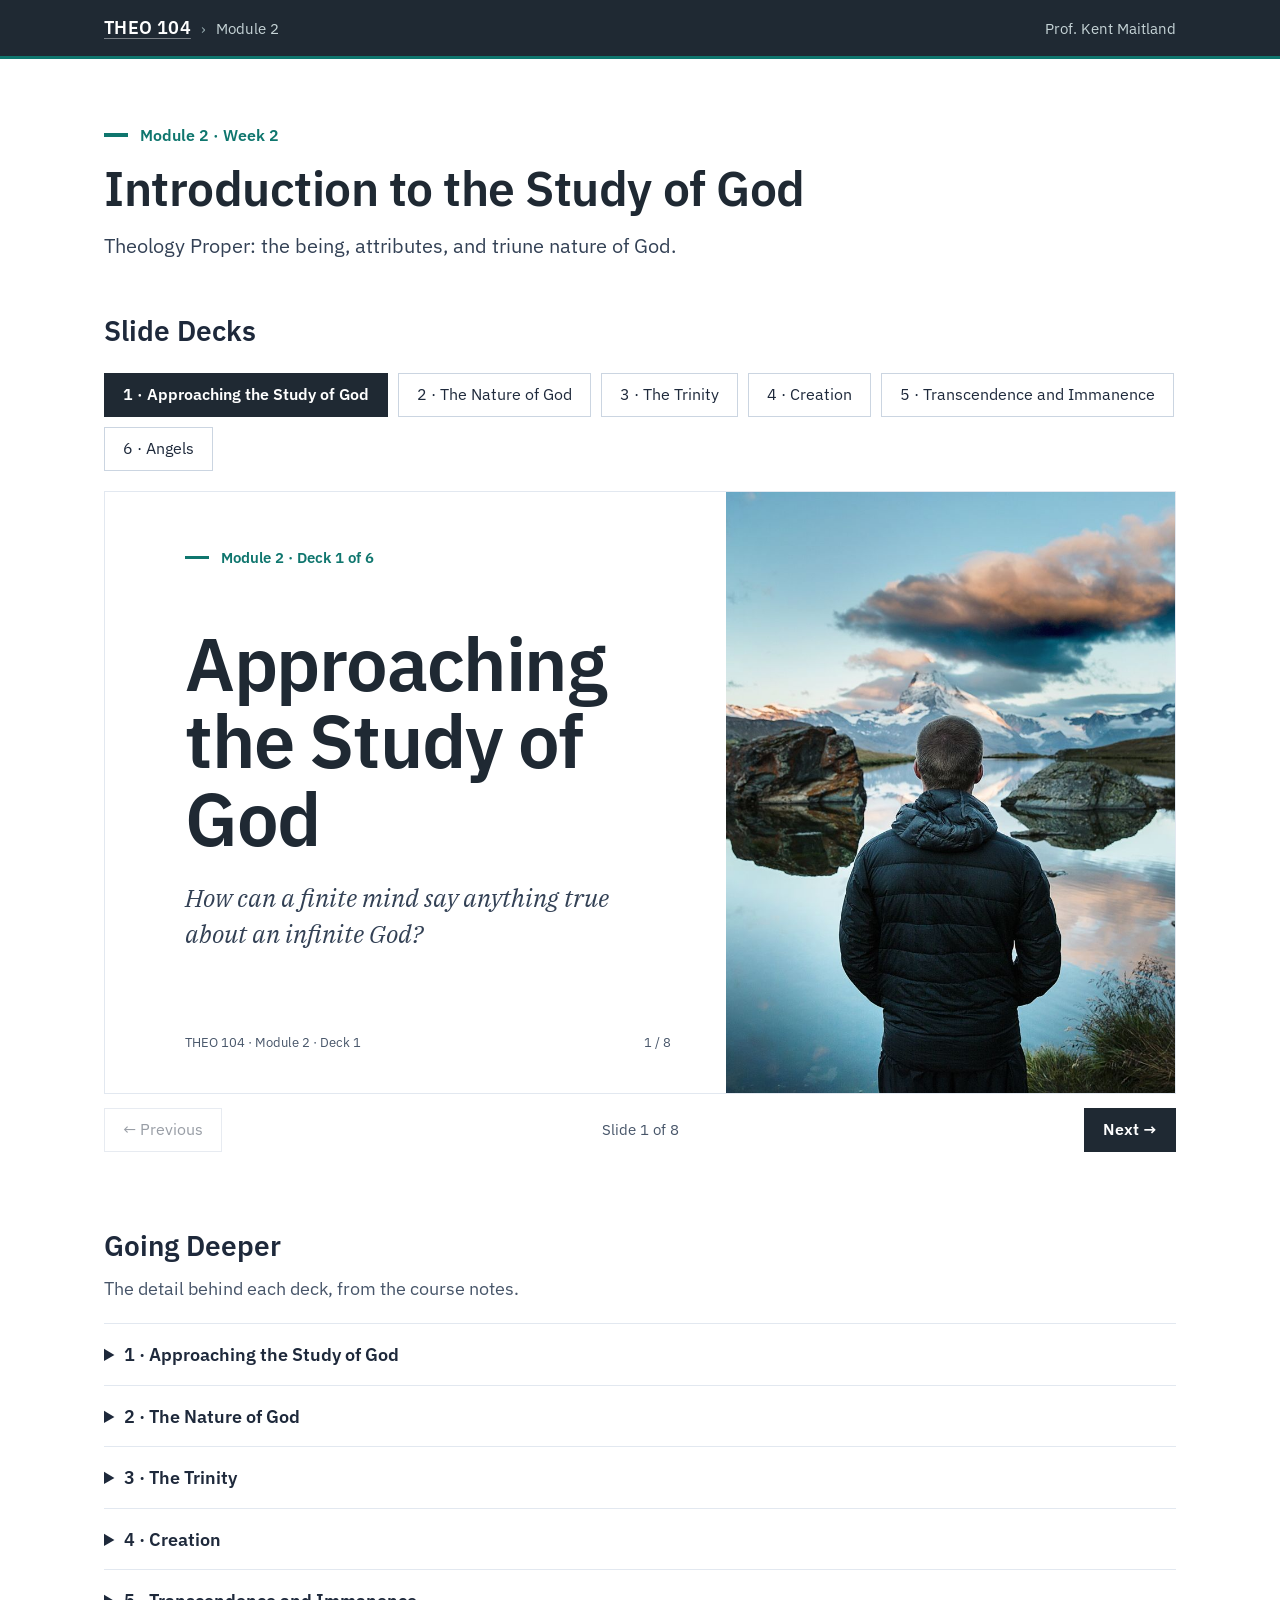
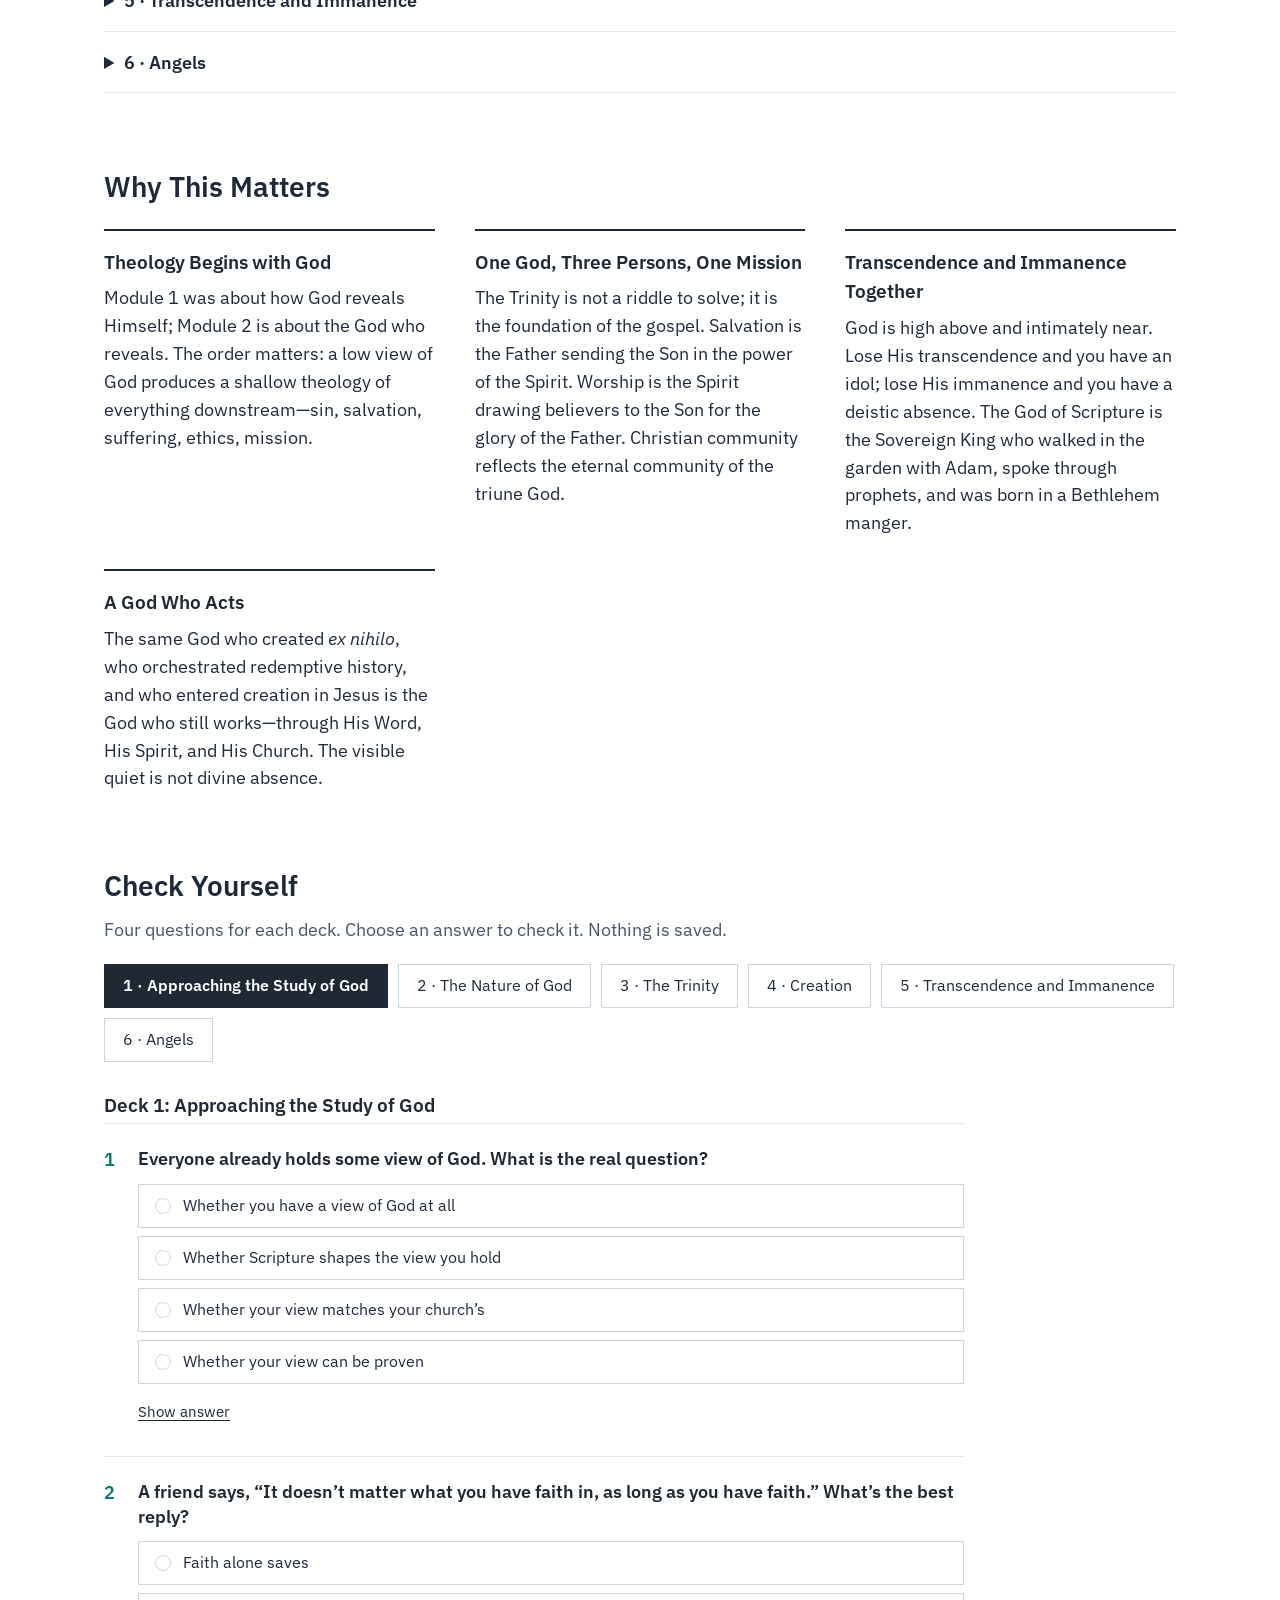
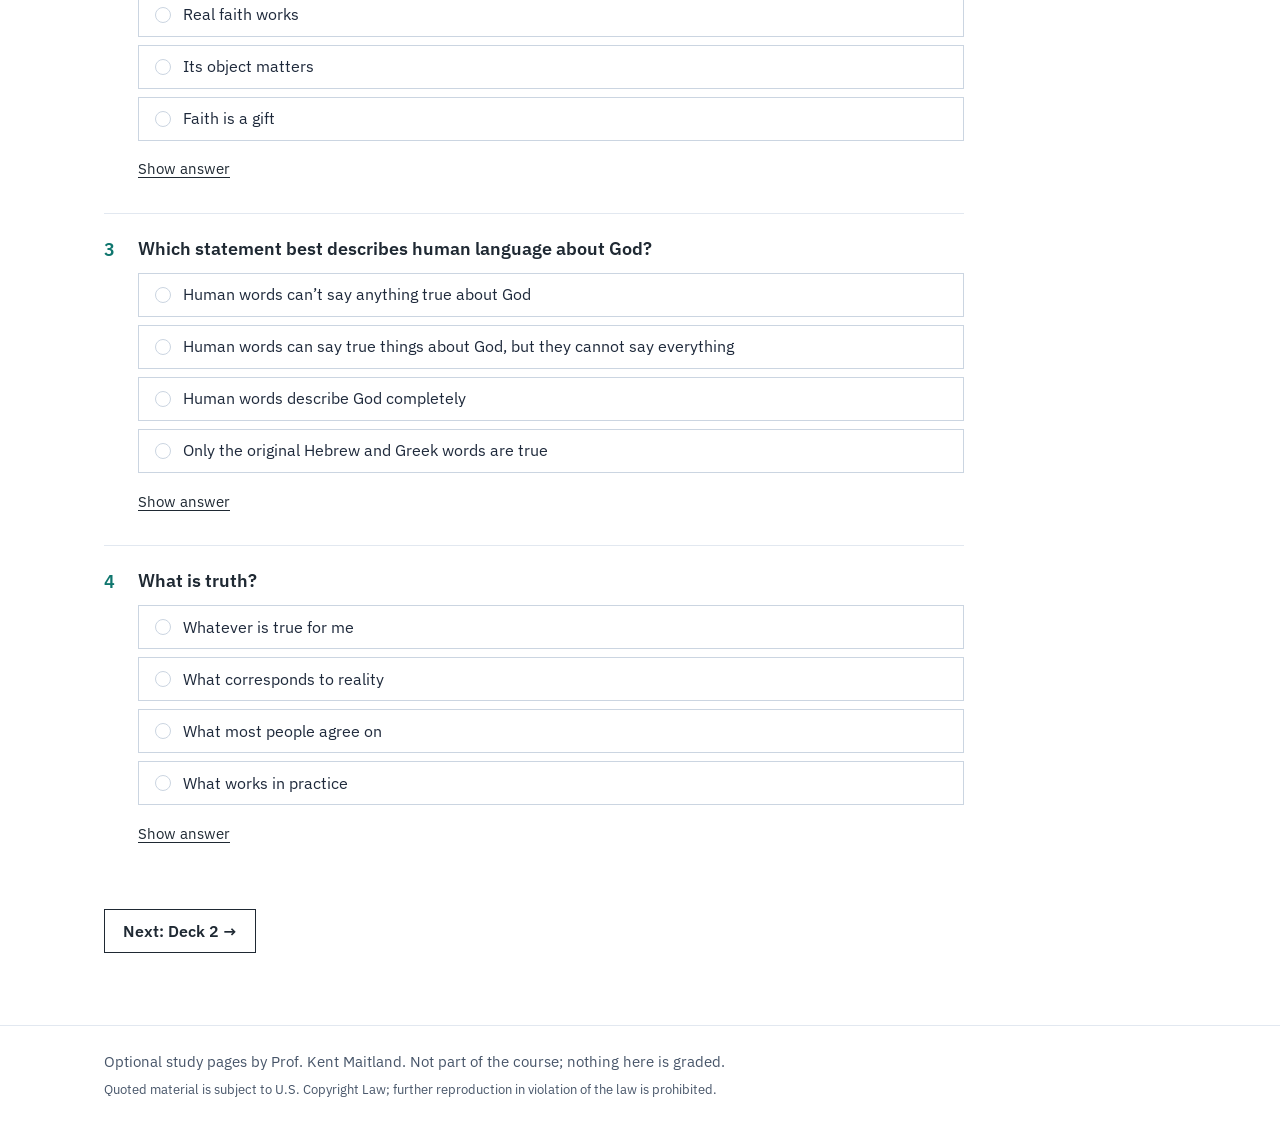
<file: module-2/index.html>
<!doctype html>
<html lang="en" class="no-js">
<head>
<meta charset="utf-8">
<meta name="viewport" content="width=device-width, initial-scale=1">
<title>Module 2: Introduction to the Study of God · THEO 104</title>
<link rel="preconnect" href="https://fonts.googleapis.com">
<link rel="preconnect" href="https://fonts.gstatic.com" crossorigin>
<link rel="stylesheet" href="https://fonts.googleapis.com/css2?family=IBM+Plex+Sans:ital,wght@0,400;0,600;1,400&amp;family=IBM+Plex+Serif:ital,wght@1,400&amp;display=swap">
<link rel="stylesheet" href="../assets/theo104.css?v=2026-11-24a">
</head>
<body>
<header class="site-head">
<div class="wrap"><nav class="crumbs" aria-label="Breadcrumb"><strong><a href="../">THEO 104</a></strong><span class="sep" aria-hidden="true">›</span><span aria-current="page">Module 2</span></nav><span class="who">Prof. Kent Maitland</span></div>
</header>

<main class="wrap">
<section class="hero">
<div class="label">Module 2 · Week 2</div>
<h1>Introduction to the Study of God</h1>
<p>Theology Proper: the being, attributes, and triune nature of God.</p>
</section>

<section class="block" aria-labelledby="decks-h">
<h2 id="decks-h">Slide Decks</h2>
<ul class="deck-list">
<li><button class="btn" type="button" data-pick aria-pressed="false">1 · Approaching the Study of God</button></li>
<li><button class="btn" type="button" data-pick aria-pressed="false">2 · The Nature of God</button></li>
<li><button class="btn" type="button" data-pick aria-pressed="false">3 · The Trinity</button></li>
<li><button class="btn" type="button" data-pick aria-pressed="false">4 · Creation</button></li>
<li><button class="btn" type="button" data-pick aria-pressed="false">5 · Transcendence and Immanence</button></li>
<li><button class="btn" type="button" data-pick aria-pressed="false">6 · Angels</button></li>
</ul>

<div class="viewer" tabindex="0" aria-label="Slide viewer. Use the left and right arrow keys to move between slides.">

<!-- ===== Deck 1 ===== -->
<section class="deck" aria-label="Deck 1: Approaching the Study of God">
<h3 class="deck-name">Deck 1: Approaching the Study of God</h3>

<div class="slide has-photo">
<figure class="s-photo"><img src="../img/study-of-god-vista.jpg" alt="A man standing at the edge of a still mountain lake, facing snow-capped peaks" loading="lazy"></figure>
<div class="s-label">Module 2 · Deck 1 of 6</div>
<div class="s-mid">
<h3 class="s-title">Approaching the Study of God</h3>
<p class="s-lead">How can a finite mind say anything true about an infinite God?</p>
</div>
<div class="s-foot"><span>THEO 104 · Module 2 · Deck 1</span><span class="s-num"></span></div>
</div>

<div class="slide">
<div class="s-label">Module 2 · Approaching the Study of God</div>
<h3 class="s-h">You Are Already a Theologian</h3>
<div class="s-mid">
<p class="s-big">Everyone thinks about God.</p>
<p class="s-text">The question is not <em>whether</em> you hold a view of God, but whether Scripture shapes it.</p>
</div>
<div class="s-foot"><span>THEO 104 · Module 2 · Deck 1</span><span class="s-num"></span></div>
</div>

<div class="slide">
<div class="s-label">Module 2 · Approaching the Study of God</div>
<h3 class="s-h">Why Your View of God Matters</h3>
<figure class="s-quote">
<blockquote>“The low view of God entertained almost universally among Christians is the cause of a hundred lesser evils everywhere among us.”</blockquote>
<figcaption>A. W. Tozer, <em>The Knowledge of the Holy</em></figcaption>
</figure>
<p class="s-text" style="margin-top:0">How you see God shapes how you treat people, how you do your work, and how you meet hardship.</p>
<div class="s-foot"><span>THEO 104 · Module 2 · Deck 1</span><span class="s-num"></span></div>
</div>

<div class="slide">
<div class="s-label">Module 2 · Approaching the Study of God</div>
<h3 class="s-h">Faith Is Not Blind</h3>
<p class="s-lead">Faith (<em>pistis</em>) is the conviction that something is true. It rests on the person of Jesus Christ, His resurrection, and the testimony of His apostles.</p>
<div class="s-end">
<div class="s-rows">
<div class="s-row"><div class="s-term">Faith alone saves</div><div class="s-gloss">It is a gift, not something earned. <span class="s-ref"><a href="https://ref.ly/Eph2.8-9;esv">Eph. 2:8–9</a></span></div></div>
<div class="s-row"><div class="s-term">Real faith works</div><div class="s-gloss">Faith without works is dead. <span class="s-ref"><a href="https://ref.ly/Jas2.17;esv">Jas. 2:17</a></span></div></div>
<div class="s-row"><div class="s-term">Its object matters</div><div class="s-gloss">Faith is only as good as what it rests on.</div></div>
</div>
</div>
<div class="s-foot"><span>THEO 104 · Module 2 · Deck 1</span><span class="s-num"></span></div>
</div>

<div class="slide">
<div class="s-label">Module 2 · Approaching the Study of God</div>
<h3 class="s-h">Reason Serves Revelation</h3>
<figure class="s-quote">
<blockquote>“Come now, let us reason together, says the <span class="sc">Lord</span>.”</blockquote>
<figcaption><a href="https://ref.ly/Isa1.18;esv">Isa. 1:18</a></figcaption>
</figure>
<p class="s-text" style="margin-top:0">Reason helps tell truth from error. It serves Scripture; it never overrules it.</p>
<div class="s-foot"><span>THEO 104 · Module 2 · Deck 1</span><span class="s-num"></span></div>
</div>

<div class="slide">
<div class="s-label">Module 2 · Approaching the Study of God</div>
<h3 class="s-h">Language: True, Never Exhaustive</h3>
<div class="s-end">
<div class="s-cols" style="--n:2">
<div class="s-col"><div class="s-term">The blessing</div><p>God revealed Himself in human languages—Hebrew, Aramaic, Greek—so we can truly know Him.</p></div>
<div class="s-col"><div class="s-term">The limit</div><p>Finite words never say everything about an infinite God.</p></div>
</div>
<p class="s-text muted">Small distortions in wording produce large distortions in belief.</p>
</div>
<div class="s-foot"><span>THEO 104 · Module 2 · Deck 1</span><span class="s-num"></span></div>
</div>

<div class="slide">
<div class="s-label">Module 2 · Approaching the Study of God</div>
<h3 class="s-h">Truth Has a Fixed Point</h3>
<p class="s-lead">Truth is what corresponds to reality.</p>
<div class="s-end">
<div class="s-cols">
<div class="s-col"><div class="s-term">Pilate asks</div><p class="verse">“What is truth?”</p><span class="s-ref"><a href="https://ref.ly/John18.38;esv">John 18:38</a></span></div>
<div class="s-col"><div class="s-term">Jesus had answered</div><p class="verse">“Your word is truth.”</p><span class="s-ref"><a href="https://ref.ly/John17.17;esv">John 17:17</a></span></div>
<div class="s-col"><div class="s-term">And again</div><p class="verse">“I am the way, and the truth, and the life.”</p><span class="s-ref"><a href="https://ref.ly/John14.6;esv">John 14:6</a></span></div>
</div>
</div>
<div class="s-foot"><span>THEO 104 · Module 2 · Deck 1</span><span class="s-num"></span></div>
</div>

<div class="slide">
<div class="s-label">Module 2 · Approaching the Study of God</div>
<h3 class="s-h">Five Tools for the Study of God</h3>
<div class="s-cols" style="--n:5; margin-top:2.8cqw">
<div class="s-col"><span class="num">1</span><div class="s-term">Theology</div><p>Everyone has one.</p></div>
<div class="s-col"><span class="num">2</span><div class="s-term">Faith</div><p>A conviction grounded in evidence.</p></div>
<div class="s-col"><span class="num">3</span><div class="s-term">Reason</div><p>Serves revelation, never overrules it.</p></div>
<div class="s-col"><span class="num">4</span><div class="s-term">Language</div><p>True, never exhaustive.</p></div>
<div class="s-col"><span class="num">5</span><div class="s-term">Truth</div><p>Fixed in God’s Word.</p></div>
</div>
<div class="s-end"><div class="s-next"><span class="tag">Up next · Deck 2</span><span class="q">Who is the God who has revealed Himself?</span></div></div>
<div class="s-foot"><span>THEO 104 · Module 2 · Deck 1</span><span class="s-num"></span></div>
</div>
</section>

<!-- ===== Deck 2 ===== -->
<section class="deck" aria-label="Deck 2: The Nature of God">
<h3 class="deck-name">Deck 2: The Nature of God</h3>

<div class="slide has-photo">
<figure class="s-photo"><img src="../img/nature-of-god-peak.jpg" alt="A snow-capped mountain rising above a pine forest" loading="lazy"></figure>
<div class="s-label">Module 2 · Deck 2 of 6</div>
<div class="s-mid">
<h3 class="s-title">The Nature of God</h3>
<p class="s-lead">“Our view of God is the foundation from which we live our lives.”</p>
<p class="s-text muted">Scripture shows us God in three ways: His names, His attributes, and Jesus Christ.</p>
</div>
<div class="s-foot"><span>THEO 104 · Module 2 · Deck 2</span><span class="s-num"></span></div>
</div>

<div class="slide">
<div class="s-label">Module 2 · The Nature of God</div>
<h3 class="s-h">Names Reveal Character</h3>
<div class="s-end">
<table class="s-table">
<thead><tr><th>Name</th><th>Meaning</th><th>Emphasis</th></tr></thead>
<tbody>
<tr><td>Elohim</td><td>“Mighty One”</td><td>His creative power <span class="s-ref"><a href="https://ref.ly/Gen1.1;esv">Gen. 1:1</a></span></td></tr>
<tr><td>Adonai</td><td>“Lord,” “Master”</td><td>His sovereignty</td></tr>
<tr><td>Yahweh</td><td>“I AM”</td><td>His eternal, covenant presence <span class="s-ref"><a href="https://ref.ly/Exod3.14;esv">Exod. 3:14</a></span></td></tr>
<tr><td>Jehovah-Rapha</td><td>“The Lord who heals”</td><td>A specific divine work</td></tr>
<tr><td>Jehovah-Jireh</td><td>“The Lord will provide”</td><td>His gracious provision</td></tr>
</tbody>
</table>
<p class="s-text muted">He is also named by His works: Creator, Judge, King, Father.</p>
</div>
<div class="s-foot"><span>THEO 104 · Module 2 · Deck 2</span><span class="s-num"></span></div>
</div>

<div class="slide">
<div class="s-label">Module 2 · The Nature of God</div>
<h3 class="s-h">Two Ways to Organize the Attributes</h3>
<div class="s-end">
<div class="s-cols" style="--n:2">
<div class="s-col"><div class="s-term">By moral content</div><p><strong>Moral:</strong> holiness, justice, love, goodness, truth, mercy.</p><p><strong>Non-moral:</strong> omnipresence, omnipotence, omniscience, unity, spirituality, eternality, immutability.</p></div>
<div class="s-col"><div class="s-term">By communicability</div><p><strong>Incommunicable</strong> (God’s alone): eternality, omnipresence, immutability.</p><p><strong>Communicable</strong> (reflected in us): love, holiness, truth, justice, mercy.</p></div>
</div>
<p class="s-text muted">Two tools that sort the same biblical data from different angles.</p>
</div>
<div class="s-foot"><span>THEO 104 · Module 2 · Deck 2</span><span class="s-num"></span></div>
</div>

<div class="slide">
<div class="s-label">Module 2 · The Nature of God</div>
<h3 class="s-h">Attributes God Alone Has</h3>
<div class="s-end">
<div class="s-rows tight">
<div class="s-row"><div class="s-term">Eternal</div><div class="s-gloss">No beginning and no end.</div></div>
<div class="s-row"><div class="s-term">Omnipresent</div><div class="s-gloss">Present with every place, in His whole being.</div></div>
<div class="s-row"><div class="s-term">Omnipotent</div><div class="s-gloss">Able to do all that accords with His nature.</div></div>
<div class="s-row"><div class="s-term">Omniscient</div><div class="s-gloss">Knows all things: past, present, future, and possible.</div></div>
<div class="s-row"><div class="s-term">Unchanging</div><div class="s-gloss">His nature never changes.</div></div>
<div class="s-row"><div class="s-term">Spirit</div><div class="s-gloss">Not a physical being.</div></div>
</div>
</div>
<div class="s-foot"><span>THEO 104 · Module 2 · Deck 2</span><span class="s-num"></span></div>
</div>

<div class="slide">
<div class="s-label">Module 2 · The Nature of God</div>
<h3 class="s-h">Attributes God Shares With Us</h3>
<div class="s-end">
<div class="s-rows tight">
<div class="s-row"><div class="s-term">Holiness</div><div class="s-gloss">Entirely separated from sin.</div></div>
<div class="s-row"><div class="s-term">Love</div><div class="s-gloss">Seeks the good of others, even at cost to Himself.</div></div>
<div class="s-row"><div class="s-term">Justice</div><div class="s-gloss">Rules His creation rightly and fairly.</div></div>
<div class="s-row"><div class="s-term">Mercy</div><div class="s-gloss">Does not give us what our sin deserves.</div></div>
<div class="s-row"><div class="s-term">Goodness</div><div class="s-gloss">Seeks the best for His creatures.</div></div>
<div class="s-row"><div class="s-term">Truth</div><div class="s-gloss">Without error.</div></div>
</div>
<p class="s-text muted">We reflect these in a creaturely way.</p>
</div>
<div class="s-foot"><span>THEO 104 · Module 2 · Deck 2</span><span class="s-num"></span></div>
</div>

<div class="slide">
<div class="s-label">Module 2 · The Nature of God</div>
<h3 class="s-h">One God, Undivided</h3>
<div class="s-mid">
<p class="s-big">God’s attributes are inseparable and never at odds.</p>
<p class="s-text">His holiness and His love do not compete.</p>
</div>
<div class="s-foot"><span>THEO 104 · Module 2 · Deck 2</span><span class="s-num"></span></div>
</div>

<div class="slide">
<div class="s-label">Module 2 · The Nature of God</div>
<h3 class="s-h">Jesus, the Fullest Revelation of God</h3>
<figure class="s-quote">
<blockquote>“No one has ever seen God; the only God, who is at the Father’s side, He has made Him known.”</blockquote>
<figcaption><a href="https://ref.ly/John1.18;esv">John 1:18</a></figcaption>
</figure>
<p class="s-text" style="margin-top:0"><strong>What you say about Jesus determines what you can say about God.</strong></p>
<div class="s-foot"><span>THEO 104 · Module 2 · Deck 2</span><span class="s-num"></span></div>
</div>

<div class="slide">
<div class="s-label">Module 2 · The Nature of God</div>
<h3 class="s-h">False Views: Is There a God?</h3>
<div class="s-end">
<div class="s-rows">
<div class="s-row"><div class="s-term">Atheism</div><div class="s-gloss">No gods exist.</div></div>
<div class="s-row"><div class="s-term">Agnosticism</div><div class="s-gloss">God’s existence cannot be known.</div></div>
<div class="s-row"><div class="s-term">Materialism</div><div class="s-gloss">Only matter exists; there is no supernatural reality.</div></div>
<div class="s-row"><div class="s-term">Idealism</div><div class="s-gloss">Mind is ultimate; the physical world is secondary.</div></div>
</div>
</div>
<div class="s-foot"><span>THEO 104 · Module 2 · Deck 2</span><span class="s-num"></span></div>
</div>

<div class="slide">
<div class="s-label">Module 2 · The Nature of God</div>
<h3 class="s-h">False Views: What Kind of God?</h3>
<div class="s-end">
<div class="s-rows tight">
<div class="s-row"><div class="s-term">Polytheism</div><div class="s-gloss">Many gods exist.</div></div>
<div class="s-row"><div class="s-term">Animism</div><div class="s-gloss">Spirit-beings animate natural objects and processes.</div></div>
<div class="s-row"><div class="s-term">Pantheism</div><div class="s-gloss">Everything is god; Creator and creation are identical.</div></div>
<div class="s-row"><div class="s-term">Deism</div><div class="s-gloss">A creator exists but is not involved with creation.</div></div>
<div class="s-row"><div class="s-term">Dualism</div><div class="s-gloss">Two equal, eternal forces—good and evil—compete.</div></div>
</div>
</div>
<div class="s-foot"><span>THEO 104 · Module 2 · Deck 2</span><span class="s-num"></span></div>
</div>

<div class="slide">
<div class="s-label">Module 2 · The Nature of God</div>
<h3 class="s-h">Biblical Theism</h3>
<div class="s-mid">
<p class="s-big">One personal God who created the world, sustains it, and entered it in Jesus Christ to redeem it.</p>
</div>
<div class="s-next"><span class="tag">Up next · Deck 3</span><span class="q">How is this one God Father, Son, and Spirit?</span></div>
<div class="s-foot"><span>THEO 104 · Module 2 · Deck 2</span><span class="s-num"></span></div>
</div>
</section>

<!-- ===== Deck 3 ===== -->
<section class="deck" aria-label="Deck 3: The Trinity">
<h3 class="deck-name">Deck 3: The Trinity</h3>

<div class="slide has-photo">
<figure class="s-photo"><img src="../img/trinity-river.jpg" alt="A calm river reflecting the trees along its banks" loading="lazy"></figure>
<div class="s-label">Module 2 · Deck 3 of 6</div>
<div class="s-mid">
<h3 class="s-title">The Trinity</h3>
<p class="s-lead">“The Father, the Son, and the Holy Spirit are equal in nature, separate in person, and submissive in duties.”</p>
<p class="s-text muted">The word <em>Trinity</em> is not in the Bible, but the doctrine is taught throughout it.</p>
</div>
<div class="s-foot"><span>THEO 104 · Module 2 · Deck 3</span><span class="s-num"></span></div>
</div>

<div class="slide">
<div class="s-label">Module 2 · The Trinity</div>
<h3 class="s-h">Three Truths Held Together</h3>
<div class="s-end">
<div class="s-cols">
<div class="s-col"><span class="num">1</span><div class="s-term">One God</div><p>There is only one God.</p></div>
<div class="s-col"><span class="num">2</span><div class="s-term">Each fully God</div><p>The Father, the Son, and the Holy Spirit are each fully divine.</p></div>
<div class="s-col"><span class="num">3</span><div class="s-term">Three distinct</div><p>The three persons are distinct from one another.</p></div>
</div>
<p class="s-text muted">Lose any one of the three, and the doctrine falls apart.</p>
</div>
<div class="s-foot"><span>THEO 104 · Module 2 · Deck 3</span><span class="s-num"></span></div>
</div>

<div class="slide">
<div class="s-label">Module 2 · The Trinity</div>
<h3 class="s-h">There Is Only One God</h3>
<div class="s-end">
<div class="s-cols" style="--n:2">
<div class="s-col"><p class="verse">“Hear, O Israel: The <span class="sc">Lord</span> our God, the <span class="sc">Lord</span> is one.”</p><span class="s-ref"><a href="https://ref.ly/Deut6.4;esv">Deut. 6:4</a></span></div>
<div class="s-col"><p class="verse">“You believe that God is one; you do well.”</p><span class="s-ref"><a href="https://ref.ly/Jas2.19;esv">Jas. 2:19</a></span></div>
</div>
</div>
<div class="s-foot"><span>THEO 104 · Module 2 · Deck 3</span><span class="s-num"></span></div>
</div>

<div class="slide">
<div class="s-label">Module 2 · The Trinity</div>
<h3 class="s-h">Father, Son, and Spirit Are Each Fully God</h3>
<div class="s-end">
<div class="s-cols">
<div class="s-col"><div class="s-term">The Father</div><p class="verse">“For us there is one God, the Father.”</p><span class="s-ref"><a href="https://ref.ly/1Cor8.6;esv">1 Cor. 8:6</a></span></div>
<div class="s-col"><div class="s-term">The Son</div><p class="verse">“He is the image of the invisible God.”</p><span class="s-ref"><a href="https://ref.ly/Col1.15;esv">Col. 1:15</a></span><p class="verse">“The exact imprint of His nature.”</p><span class="s-ref"><a href="https://ref.ly/Heb1.3;esv">Heb. 1:3</a></span></div>
<div class="s-col"><div class="s-term">The Spirit</div><p>Present and active in creation.</p><span class="s-ref"><a href="https://ref.ly/Gen1.2;esv">Gen. 1:2</a></span><p>Named with the Father and the Son in baptism.</p><span class="s-ref"><a href="https://ref.ly/Matt28.19;esv">Matt. 28:19</a></span></div>
</div>
</div>
<div class="s-foot"><span>THEO 104 · Module 2 · Deck 3</span><span class="s-num"></span></div>
</div>

<div class="slide has-photo">
<figure class="s-photo"><img src="../img/trinity-heavens-opened.jpg" alt="Light breaking through clouds over the sea, with a single bird in flight" loading="lazy"></figure>
<div class="s-label">Module 2 · The Trinity</div>
<h3 class="s-h">The Three Are Distinct</h3>
<p class="s-lead">At Jesus’ baptism, all three are present at the same moment.</p>
<div class="s-end">
<div class="s-cols">
<div class="s-col"><div class="s-term">The Son</div><p>is baptized.</p></div>
<div class="s-col"><div class="s-term">The Spirit</div><p>descends like a dove.</p></div>
<div class="s-col"><div class="s-term">The Father</div><p>speaks from heaven.</p></div>
</div>
<p class="s-text muted"><a href="https://ref.ly/Matt3.13-17;esv">Matt. 3:13–17</a></p>
</div>
<div class="s-foot"><span>THEO 104 · Module 2 · Deck 3</span><span class="s-num"></span></div>
</div>

<div class="slide">
<div class="s-label">Module 2 · The Trinity</div>
<h3 class="s-h">Equal, Separate, Submissive</h3>
<p class="s-lead">The Father, the Son, and the Holy Spirit are equal in nature, separate in person, and submissive in duties.</p>
<div class="s-end">
<div class="s-rows">
<div class="s-row"><div class="s-term">Equal in nature</div><div class="s-gloss">No person is more God than another.</div></div>
<div class="s-row"><div class="s-term">Separate in person</div><div class="s-gloss">Each is distinct; none is the other.</div></div>
<div class="s-row"><div class="s-term">Submissive in duties</div><div class="s-gloss">In redemption, the Son and Spirit submit to the Father—role, not being. <span class="s-ref"><a href="https://ref.ly/Luke22.42;esv">Luke 22:42</a>; <a href="https://ref.ly/Matt4.1;esv">Matt. 4:1</a></span></div></div>
</div>
</div>
<div class="s-foot"><span>THEO 104 · Module 2 · Deck 3</span><span class="s-num"></span></div>
</div>

<div class="slide">
<div class="s-label">Module 2 · The Trinity</div>
<h3 class="s-h">Why the Analogies Fail</h3>
<div class="s-end">
<table class="s-table">
<thead><tr><th style="width:30%">Analogy</th><th style="width:30%">What it captures</th><th>Where it fails</th></tr></thead>
<tbody>
<tr><td>Water<span class="sub">liquid, gas, solid</span></td><td>One substance, three forms</td><td>Water changes from state to state; the persons do not.</td></tr>
<tr><td>An egg<span class="sub">shell, white, yolk</span></td><td>One thing, three parts</td><td>The parts differ in nature; the persons share one nature.</td></tr>
<tr><td>Roles<span class="sub">father, son, brother</span></td><td>One person, three relations</td><td>Collapses three persons into one—<span class="yes">modalism</span>.</td></tr>
</tbody>
</table>
</div>
<div class="s-foot"><span>THEO 104 · Module 2 · Deck 3</span><span class="s-num"></span></div>
</div>

<div class="slide">
<div class="s-label">Module 2 · The Trinity</div>
<h3 class="s-h">Two Errors to Avoid</h3>
<div class="s-end">
<div class="s-cols" style="--n:2">
<div class="s-col"><div class="s-term">Tritheism</div><p>Divides the one God into three gods.</p></div>
<div class="s-col"><div class="s-term">Modalism</div><p>Merges the three persons into one God who appears as Father, then Son, then Spirit.</p></div>
</div>
<p class="s-text muted">Arianism, which denies the Son’s full deity, comes in Module 3.</p>
</div>
<div class="s-foot"><span>THEO 104 · Module 2 · Deck 3</span><span class="s-num"></span></div>
</div>

<div class="slide">
<div class="s-label">Module 2 · The Trinity</div>
<h3 class="s-h">The Church’s Confession</h3>
<figure class="s-quote">
<blockquote>“We worship one God in Trinity, and Trinity in Unity, neither confounding the persons, nor dividing the substance.”</blockquote>
<figcaption>The Athanasian Creed, around AD 500</figcaption>
</figure>
<div class="s-rows">
<div class="s-row"><div class="s-term">Neither confounding</div><div class="s-gloss">Do not merge the persons. Against modalism.</div></div>
<div class="s-row"><div class="s-term">Nor dividing</div><div class="s-gloss">Do not separate the substance. Against tritheism.</div></div>
</div>
<div class="s-next"><span class="tag">Up next · Deck 4</span><span class="q">What did this triune God make?</span></div>
<div class="s-foot"><span>THEO 104 · Module 2 · Deck 3</span><span class="s-num"></span></div>
</div>
</section>

<!-- ===== Deck 4 ===== -->
<section class="deck" aria-label="Deck 4: Creation">
<h3 class="deck-name">Deck 4: Creation</h3>

<div class="slide has-photo">
<figure class="s-photo"><img src="../img/creation-valley.jpg" alt="A green mountain valley with a stream running through it" loading="lazy"></figure>
<div class="s-label">Module 2 · Deck 4 of 6</div>
<div class="s-mid">
<h3 class="s-title">Creation</h3>
<p class="s-lead">“Before God created matter, matter did not exist.”</p>
<p class="s-text muted">God created <em>ex nihilo</em>, “out of nothing.”</p>
</div>
<div class="s-foot"><span>THEO 104 · Module 2 · Deck 4</span><span class="s-num"></span></div>
</div>

<div class="slide has-photo">
<figure class="s-photo"><img src="../img/creation-sea-sky.jpg" alt="Open sea and sky meeting at the horizon" loading="lazy"></figure>
<div class="s-label">Module 2 · Creation</div>
<h3 class="s-h">In the Beginning</h3>
<figure class="s-quote">
<blockquote>“In the beginning, God created the heavens and the earth.”</blockquote>
<figcaption><a href="https://ref.ly/Gen1.1;esv">Gen. 1:1</a></figcaption>
</figure>
<div class="s-rows">
<div class="s-row"><div class="s-term">Genesis 1</div><div class="s-gloss">The panoramic overview.</div></div>
<div class="s-row"><div class="s-term">Genesis 2</div><div class="s-gloss">The focus on humanity, the pinnacle of creation.</div></div>
<div class="s-row"><div class="s-term">God’s verdict</div><div class="s-gloss">“Good” at every stage; “very good” at the end. <span class="s-ref"><a href="https://ref.ly/Gen1.31;esv">Gen. 1:31</a></span></div></div>
</div>
<div class="s-foot"><span>THEO 104 · Module 2 · Deck 4</span><span class="s-num"></span></div>
</div>

<div class="slide">
<div class="s-label">Module 2 · Creation</div>
<h3 class="s-h">Creation Runs Through the Whole Bible</h3>
<div class="s-end">
<div class="s-rows tight">
<div class="s-row"><div class="s-term"><a href="https://ref.ly/Exod20.11;esv">Exod. 20:11</a></div><div class="s-gloss">The Lord made heaven and earth.</div></div>
<div class="s-row"><div class="s-term"><a href="https://ref.ly/Ps8.3-4;esv">Ps. 8:3–4</a></div><div class="s-gloss">David marvels at the work of God’s hands.</div></div>
<div class="s-row"><div class="s-term"><a href="https://ref.ly/John1.3;esv">John 1:3</a></div><div class="s-gloss">All things were made through Him.</div></div>
<div class="s-row"><div class="s-term"><a href="https://ref.ly/Col1.16-17;esv">Col. 1:16–17</a></div><div class="s-gloss">Christ is the agent and sustainer of creation.</div></div>
<div class="s-row"><div class="s-term"><a href="https://ref.ly/Rev4.11;esv">Rev. 4:11</a></div><div class="s-gloss">Heaven worships the Creator.</div></div>
</div>
</div>
<div class="s-foot"><span>THEO 104 · Module 2 · Deck 4</span><span class="s-num"></span></div>
</div>

<div class="slide">
<div class="s-label">Module 2 · Creation</div>
<h3 class="s-h">A Spectrum of Views</h3>
<div class="s-end">
<table class="s-table">
<thead><tr><th style="width:30%">View</th><th>Claim</th><th style="width:18%">Fits Scripture?</th></tr></thead>
<tbody>
<tr><td>Evolution</td><td>Naturalistic; no supernatural cause.</td><td>No</td></tr>
<tr><td>Deistic evolution</td><td>A divine being started the process, then withdrew.</td><td>No</td></tr>
<tr><td>Theistic evolution</td><td>God initiated and guides evolutionary processes.</td><td>Disputed</td></tr>
<tr><td>Progressive creationism</td><td>God created directly; the “days” are long ages.</td><td class="yes">Yes</td></tr>
<tr><td>Fiat creationism</td><td>God created directly in six 24-hour days.</td><td class="yes">Yes</td></tr>
</tbody>
</table>
</div>
<div class="s-foot"><span>THEO 104 · Module 2 · Deck 4</span><span class="s-num"></span></div>
</div>

<div class="slide">
<div class="s-label">Module 2 · Creation</div>
<h3 class="s-h">Where Evolution Fails</h3>
<div class="s-end">
<div class="s-rows">
<div class="s-row"><div class="s-term">Evolution</div><div class="s-gloss">Leaves no room for a supernatural cause.</div></div>
<div class="s-row"><div class="s-term">Deistic evolution</div><div class="s-gloss">Has God withdraw from His world.</div></div>
<div class="s-row"><div class="s-term">Theistic evolution</div><div class="s-gloss">Struggles with reproduction “according to their kinds” and with a historical Adam. <span class="s-ref"><a href="https://ref.ly/Gen1.11;esv">Gen. 1:11</a>, <a href="https://ref.ly/Gen1.24;esv">24</a></span></div></div>
</div>
</div>
<div class="s-foot"><span>THEO 104 · Module 2 · Deck 4</span><span class="s-num"></span></div>
</div>

<div class="slide">
<div class="s-label">Module 2 · Creation</div>
<h3 class="s-h">The “Day” Question</h3>
<p class="s-lead">The Hebrew word <em>yom</em> can mean a 24-hour day or a longer period, depending on context.</p>
<div class="s-end">
<div class="s-rows">
<div class="s-row"><div class="s-term">Both evangelical views</div><div class="s-gloss">Reject evolution and affirm direct creation.</div></div>
<div class="s-row"><div class="s-term">Where they differ</div><div class="s-gloss">Only on the length of the days.</div></div>
</div>
</div>
<div class="s-foot"><span>THEO 104 · Module 2 · Deck 4</span><span class="s-num"></span></div>
</div>

<div class="slide">
<div class="s-label">Module 2 · Creation</div>
<h3 class="s-h">The Case for 24-Hour Days</h3>
<p class="s-lead">Etzel and Small favor the 24-hour reading, for two reasons.</p>
<div class="s-end">
<div class="s-cols" style="--n:2">
<div class="s-col"><span class="num">1</span><div class="s-term">The refrain</div><p>“There was evening and there was morning” fits the natural reading of ordinary days. <span class="s-ref"><a href="https://ref.ly/Gen1.5;esv">Gen. 1:5</a></span></p></div>
<div class="s-col"><span class="num">2</span><div class="s-term">Sin and death</div><p>The doctrine of sin and death is best preserved when no death comes before the Fall. <span class="s-ref"><a href="https://ref.ly/Rom5.12;esv">Rom. 5:12</a>; <a href="https://ref.ly/Rom8.22;esv">8:22</a></span></p></div>
</div>
</div>
<div class="s-foot"><span>THEO 104 · Module 2 · Deck 4</span><span class="s-num"></span></div>
</div>

<div class="slide">
<div class="s-label">Module 2 · Creation</div>
<h3 class="s-h">Four Conclusions</h3>
<div class="s-cols" style="--n:4; margin-top:2.8cqw">
<div class="s-col"><span class="num">1</span><p>Evolutionary accounts of human origins do not fit Scripture.</p></div>
<div class="s-col"><span class="num">2</span><p>God is closely involved with what He made. <span class="s-ref"><a href="https://ref.ly/Col1.17;esv">Col. 1:17</a></span></p></div>
<div class="s-col"><span class="num">3</span><p>Creation is <em>ex nihilo</em>; matter is not eternal.</p></div>
<div class="s-col"><span class="num">4</span><p>God created with the appearance of age: Adam and Eve were made as adults.</p></div>
</div>
<div class="s-end"><div class="s-next"><span class="tag">Up next · Deck 5</span><span class="q">Is the God who made the world above it, or with it?</span></div></div>
<div class="s-foot"><span>THEO 104 · Module 2 · Deck 4</span><span class="s-num"></span></div>
</div>
</section>

<!-- ===== Deck 5 ===== -->
<section class="deck" aria-label="Deck 5: Transcendence and Immanence">
<h3 class="deck-name">Deck 5: Transcendence and Immanence</h3>

<div class="slide has-photo">
<figure class="s-photo"><img src="../img/transcendence-church-night.jpg" alt="A small church with lit windows beneath a vast night sky" loading="lazy"></figure>
<div class="s-label">Module 2 · Deck 5 of 6</div>
<div class="s-mid">
<h3 class="s-title">Transcendence and Immanence</h3>
<p class="s-lead">God is above His world, and God is with His world.</p>
<p class="s-text muted">Lose either truth, and the doctrine collapses.</p>
</div>
<div class="s-foot"><span>THEO 104 · Module 2 · Deck 5</span><span class="s-num"></span></div>
</div>

<div class="slide has-photo">
<figure class="s-photo"><img src="../img/transcendence-milky-way.jpg" alt="The Milky Way over a snowy mountain ridge" loading="lazy"></figure>
<div class="s-label">Module 2 · Transcendence and Immanence</div>
<h3 class="s-h">God Above: Transcendence</h3>
<p class="s-lead">“God is entirely separate from and sovereign over His creation.”</p>
<div class="s-end">
<div class="s-cols" style="--n:2">
<div class="s-col"><div class="s-term">His titles</div><p>Creator <span class="s-ref"><a href="https://ref.ly/Col1.16;esv">Col. 1:16</a></span></p><p>Judge <span class="s-ref"><a href="https://ref.ly/Rev19.11;esv">Rev. 19:11</a></span></p><p>King and Lord <span class="s-ref"><a href="https://ref.ly/1Tim6.15;esv">1 Tim. 6:15</a></span></p></div>
<div class="s-col"><div class="s-term">His ways</div><p class="verse">“For as the heavens are higher than the earth, so are My ways higher than your ways.”</p><span class="s-ref"><a href="https://ref.ly/Isa55.8-9;esv">Isa. 55:8–9</a></span></div>
</div>
</div>
<div class="s-foot"><span>THEO 104 · Module 2 · Deck 5</span><span class="s-num"></span></div>
</div>

<div class="slide">
<div class="s-label">Module 2 · Transcendence and Immanence</div>
<h3 class="s-h">What Transcendence Rules Out</h3>
<div class="s-end">
<div class="s-rows">
<div class="s-row"><div class="s-term">Pantheism</div><div class="s-gloss">Collapses God into creation.</div></div>
<div class="s-row"><div class="s-term">Materialism</div><div class="s-gloss">Denies anything beyond creation.</div></div>
<div class="s-row"><div class="s-term">God as invention</div><div class="s-gloss">Any view that makes God a product of human imagination.</div></div>
</div>
</div>
<div class="s-foot"><span>THEO 104 · Module 2 · Deck 5</span><span class="s-num"></span></div>
</div>

<div class="slide">
<div class="s-label">Module 2 · Transcendence and Immanence</div>
<h3 class="s-h">God Near: Immanence</h3>
<p class="s-lead">God is close to His creation and involved with it.</p>
<div class="s-end">
<div class="s-rows tight">
<div class="s-row"><div class="s-term">Formed man</div><div class="s-gloss">from the dust of the ground. <span class="s-ref"><a href="https://ref.ly/Gen2.7;esv">Gen. 2:7</a></span></div></div>
<div class="s-row"><div class="s-term">Walked</div><div class="s-gloss">in the garden. <span class="s-ref"><a href="https://ref.ly/Gen3.8;esv">Gen. 3:8</a></span></div></div>
<div class="s-row"><div class="s-term">Spoke</div><div class="s-gloss">to the prophets. <span class="s-ref"><a href="https://ref.ly/Jer1.5;esv">Jer. 1:5</a></span></div></div>
<div class="s-row"><div class="s-term">Became flesh</div><div class="s-gloss">Immanuel, “God with us.” <span class="s-ref"><a href="https://ref.ly/John1.14;esv">John 1:14</a>; <a href="https://ref.ly/Isa7.14;esv">Isa. 7:14</a></span></div></div>
</div>
<p class="s-text muted">He is not deism’s absent God.</p>
</div>
<div class="s-foot"><span>THEO 104 · Module 2 · Deck 5</span><span class="s-num"></span></div>
</div>

<div class="slide">
<div class="s-label">Module 2 · Transcendence and Immanence</div>
<h3 class="s-h">Psalm 139: Both at Once</h3>
<div class="s-end">
<div class="s-cols">
<div class="s-col"><div class="s-term">He knows</div><p>Omniscience</p><span class="s-ref"><a href="https://ref.ly/Ps139.1-6;esv">vv. 1–6</a></span></div>
<div class="s-col"><div class="s-term">He is everywhere</div><p>Omnipresence</p><span class="s-ref"><a href="https://ref.ly/Ps139.7-12;esv">vv. 7–12</a></span></div>
<div class="s-col"><div class="s-term">He forms us</div><p>Omnipotence, in the womb</p><span class="s-ref"><a href="https://ref.ly/Ps139.13-16;esv">vv. 13–16</a></span></div>
</div>
<p class="s-text muted">David responds with both comfort and conviction.</p>
</div>
<div class="s-foot"><span>THEO 104 · Module 2 · Deck 5</span><span class="s-num"></span></div>
</div>

<div class="slide">
<div class="s-label">Module 2 · Transcendence and Immanence</div>
<h3 class="s-h">Is God Still Active Today?</h3>
<div class="s-end">
<div class="s-cols" style="--n:2">
<div class="s-col"><div class="s-term">Often indirect</div><p>God works through His Word, His Spirit, and His church.</p><span class="s-ref"><a href="https://ref.ly/Heb4.12;esv">Heb. 4:12</a>; <a href="https://ref.ly/Acts1.8;esv">Acts 1:8</a></span></div>
<div class="s-col"><div class="s-term">Sometimes hidden</div><p>The lack of a visible miracle is not the lack of divine action.</p><span class="s-ref"><a href="https://ref.ly/Isa55.8-9;esv">Isa. 55:8–9</a></span></div>
</div>
</div>
<div class="s-foot"><span>THEO 104 · Module 2 · Deck 5</span><span class="s-num"></span></div>
</div>

<div class="slide">
<div class="s-label">Module 2 · Transcendence and Immanence</div>
<h3 class="s-h">High Above and Near</h3>
<div class="s-cols" style="--n:2; margin-top:2.8cqw">
<div class="s-col"><div class="s-term">Transcendence</div><p>He is above His world and sovereign over it.</p></div>
<div class="s-col"><div class="s-term">Immanence</div><p>He is near His world and at work in it.</p></div>
</div>
<div class="s-end"><div class="s-next"><span class="tag">Up next · Deck 6</span><span class="q">God’s special agents: the angels</span></div></div>
<div class="s-foot"><span>THEO 104 · Module 2 · Deck 5</span><span class="s-num"></span></div>
</div>
</section>

<!-- ===== Deck 6 ===== -->
<section class="deck" aria-label="Deck 6: Angels">
<h3 class="deck-name">Deck 6: Angels</h3>

<div class="slide has-photo">
<figure class="s-photo"><img src="../img/angels-above-clouds.jpg" alt="Sunlight streaming across a sea of clouds, seen from above" loading="lazy"></figure>
<div class="s-label">Module 2 · Deck 6 of 6</div>
<div class="s-mid">
<h3 class="s-title">Angels</h3>
<p class="s-lead">Why study angels?</p>
</div>
<div class="s-rows">
<div class="s-row"><div class="s-term">They are everywhere</div><div class="s-gloss">in Scripture, from the garden to the final judgment.</div></div>
<div class="s-row"><div class="s-term">Some have fallen</div><div class="s-gloss">Satan and his demons are fallen angels.</div></div>
</div>
<div class="s-foot"><span>THEO 104 · Module 2 · Deck 6</span><span class="s-num"></span></div>
</div>

<div class="slide">
<div class="s-label">Module 2 · Angels</div>
<h3 class="s-h">What Angels Are</h3>
<div class="s-end">
<div class="s-rows">
<div class="s-row"><div class="s-term">Created</div><div class="s-gloss">Not divine; made to serve God. <span class="s-ref"><a href="https://ref.ly/Heb1.14;esv">Heb. 1:14</a></span></div></div>
<div class="s-row"><div class="s-term">Spirits</div><div class="s-gloss">Without bodies, though they sometimes appear in human form. <span class="s-ref"><a href="https://ref.ly/Heb13.2;esv">Heb. 13:2</a></span></div></div>
<div class="s-row"><div class="s-term">Deathless</div><div class="s-gloss">They do not die. <span class="s-ref"><a href="https://ref.ly/Luke20.36;esv">Luke 20:36</a></span></div></div>
<div class="s-row"><div class="s-term">Mighty</div><div class="s-gloss">Stronger than humans, yet still creatures.</div></div>
</div>
</div>
<div class="s-foot"><span>THEO 104 · Module 2 · Deck 6</span><span class="s-num"></span></div>
</div>

<div class="slide">
<div class="s-label">Module 2 · Angels</div>
<h3 class="s-h">Messengers</h3>
<div class="s-mid">
<p class="s-big"><em>Angel</em> means “messenger.”</p>
<p class="s-text">Angels carry God’s word and carry out His decrees.</p>
<p class="s-text muted"><a href="https://ref.ly/Dan10.11-14;esv">Dan. 10:11–14</a>; <a href="https://ref.ly/Luke1.28;esv">Luke 1:28</a>; <a href="https://ref.ly/Rev1.1;esv">Rev. 1:1</a></p>
</div>
<div class="s-foot"><span>THEO 104 · Module 2 · Deck 6</span><span class="s-num"></span></div>
</div>

<div class="slide">
<div class="s-label">Module 2 · Angels</div>
<h3 class="s-h">Named Angels and Angelic Groups</h3>
<div class="s-end">
<table class="s-table">
<thead><tr><th style="width:24%">Name</th><th>Description</th><th style="width:28%">Scripture</th></tr></thead>
<tbody>
<tr><td>Gabriel</td><td>Announced the birth of Jesus</td><td><a href="https://ref.ly/Luke1.26-38;esv">Luke 1:26–38</a></td></tr>
<tr><td>Michael</td><td>An archangel; leads angels against Satan</td><td><a href="https://ref.ly/Jude9;esv">Jude 9</a>; <a href="https://ref.ly/Dan12.1;esv">Dan. 12:1</a>; <a href="https://ref.ly/Rev12.7-9;esv">Rev. 12:7–9</a></td></tr>
<tr><td>Cherubim</td><td>Associated with God’s holiness; guarded Eden</td><td><a href="https://ref.ly/Gen3.24;esv">Gen. 3:24</a></td></tr>
<tr><td>Seraphim</td><td>Six-winged beings before God’s throne</td><td><a href="https://ref.ly/Isa6.2;esv">Isa. 6:2</a></td></tr>
</tbody>
</table>
</div>
<div class="s-foot"><span>THEO 104 · Module 2 · Deck 6</span><span class="s-num"></span></div>
</div>

<div class="slide">
<div class="s-label">Module 2 · Angels</div>
<h3 class="s-h">The Angel of the Lord</h3>
<div class="s-mid">
<p class="s-big">Not a created angel.</p>
<p class="s-text">The Angel of the Lord is the Son appearing before His incarnation: a <strong>Christophany</strong>.</p>
<p class="s-text muted">These appearances occur in the Old Testament only.</p>
</div>
<div class="s-foot"><span>THEO 104 · Module 2 · Deck 6</span><span class="s-num"></span></div>
</div>

<div class="slide">
<div class="s-label">Module 2 · Angels</div>
<h3 class="s-h">Satan: A Fallen Creature</h3>
<div class="s-end">
<div class="s-rows">
<div class="s-row"><div class="s-term">Created good</div><div class="s-gloss">Once an angel in good standing, then cast out—sometime between “very good” and the temptation. <span class="s-ref"><a href="https://ref.ly/Gen1.31;esv">Gen. 1:31</a>; <a href="https://ref.ly/Gen3.1;esv">3:1</a></span></div></div>
<div class="s-row"><div class="s-term">Demons</div><div class="s-gloss">Fallen angels loyal to Satan. <span class="s-ref"><a href="https://ref.ly/2Pet2.4;esv">2 Pet. 2:4</a></span></div></div>
</div>
</div>
<div class="s-foot"><span>THEO 104 · Module 2 · Deck 6</span><span class="s-num"></span></div>
</div>

<div class="slide has-photo">
<figure class="s-photo"><img src="../img/angels-lioness.jpg" alt="A lioness staring straight at the camera" loading="lazy"></figure>
<div class="s-label">Module 2 · Angels</div>
<h3 class="s-h">What Satan Does</h3>
<div class="s-end">
<div class="s-rows">
<div class="s-row"><div class="s-term">Tempts</div><div class="s-gloss">Jesus and His people. <span class="s-ref"><a href="https://ref.ly/Luke4.1-13;esv">Luke 4:1–13</a>; <a href="https://ref.ly/Eph6.11;esv">Eph. 6:11</a></span></div></div>
<div class="s-row"><div class="s-term">Blinds</div><div class="s-gloss">Unbelievers to the gospel. <span class="s-ref"><a href="https://ref.ly/2Cor4.4;esv">2 Cor. 4:4</a></span></div></div>
<div class="s-row"><div class="s-term">Accuses</div><div class="s-gloss">And discourages believers. <span class="s-ref"><a href="https://ref.ly/1Pet5.8;esv">1 Pet. 5:8</a></span></div></div>
<div class="s-row"><div class="s-term">Deceives</div><div class="s-gloss">Spreading false teaching through his demons. <span class="s-ref"><a href="https://ref.ly/1Tim4.1;esv">1 Tim. 4:1</a></span></div></div>
</div>
</div>
<div class="s-foot"><span>THEO 104 · Module 2 · Deck 6</span><span class="s-num"></span></div>
</div>

<div class="slide">
<div class="s-label">Module 2 · Angels</div>
<h3 class="s-h">The Believer’s Response</h3>
<div class="s-cols" style="margin-top:2.8cqw">
<div class="s-col"><span class="num">1</span><div class="s-term">Be ready</div><p class="verse">“Be sober-minded; be watchful.”</p><span class="s-ref"><a href="https://ref.ly/1Pet5.8;esv">1 Pet. 5:8</a></span></div>
<div class="s-col"><span class="num">2</span><div class="s-term">Resist</div><p class="verse">“Resist the devil, and he will flee from you.”</p><span class="s-ref"><a href="https://ref.ly/Jas4.7;esv">Jas. 4:7</a></span></div>
<div class="s-col"><span class="num">3</span><div class="s-term">Stand firm</div><p>Rooted and built up in Christ.</p><span class="s-ref"><a href="https://ref.ly/Col2.6-7;esv">Col. 2:6–7</a></span></div>
</div>
<div class="s-end"><p class="s-text" style="margin:0"><strong>All of it rests on Christ’s victory.</strong> <span class="s-ref"><a href="https://ref.ly/1Cor15.57-58;esv">1 Cor. 15:57–58</a></span></p></div>
<div class="s-foot"><span>THEO 104 · Module 2 · Deck 6</span><span class="s-num"></span></div>
</div>
</section>

</div>
<div class="controls">
<button class="btn prev" type="button">← Previous</button>
<span class="count" aria-live="polite"></span>
<button class="btn primary next" type="button">Next →</button>
</div>
</section>

<section class="block" aria-labelledby="deeper-h">
<h2 id="deeper-h">Going Deeper</h2>
<p class="intro">The detail behind each deck, from the course notes.</p>
<div class="deeper">

<details>
<summary>1 · Approaching the Study of God</summary>
<div class="body"><aside class="reading" aria-label="Reading"><span class="tag">Read</span><span class="book">Etzel and Gutierrez, <em>Theology Applied</em></span><ul><li><a href="https://ref.ly/logosres/ws-15bf52d8087c41108e19553d93afd6f9?ref=Page.p+3">1. Theology</a> <span class="pp">pp. 3–6</span></li><li><a href="https://ref.ly/logosres/ws-15bf52d8087c41108e19553d93afd6f9?ref=Page.p+9">2. Faith</a> <span class="pp">pp. 9–12</span></li><li><a href="https://ref.ly/logosres/ws-15bf52d8087c41108e19553d93afd6f9?ref=Page.p+15">3. Reason/Intellect</a> <span class="pp">pp. 15–17</span></li><li><a href="https://ref.ly/logosres/ws-15bf52d8087c41108e19553d93afd6f9?ref=Page.p+19">4. Language</a> <span class="pp">pp. 19–21</span></li><li><a href="https://ref.ly/logosres/ws-15bf52d8087c41108e19553d93afd6f9?ref=Page.p+23">5. Truth</a> <span class="pp">pp. 23–26</span></li></ul><span class="note">Opens in Logos.</span></aside><div class="main">
<p>How does a finite mind say anything true about an infinite God? Etzel and Gutierrez name five tools the believer brings to the task: theology, faith, reason, language, and truth.</p>
<h3>Everyone Is a Theologian</h3>
<p>A theologian is anyone who thinks about God—which is to say, everyone <span class="cite">(Etzel and Gutierrez, 3)</span>. The question is not <em>whether</em> you hold a view of God, but whether your view is informed, deliberate, and shaped by Scripture. How you see God affects how you treat people, how you steward creation, how you understand your vocation, and how you respond when life is hard.</p>
<h3>Faith Is Not Blind</h3>
<p><strong>Faith</strong> (Greek <em>pistis</em>) means “the conviction that something is true.” Christian faith is not a leap into the dark; it is a trust grounded in evidence—the <em>person</em> of Jesus Christ, His <em>resurrection</em>, and the <em>testimony</em> of His apostles.</p>
<ul>
<li><strong>Faith alone saves</strong> (<a href="https://ref.ly/Eph2.8-9;esv">Eph. 2:8–9</a>). It is not earned by works.</li>
<li><strong>Faith without works is dead</strong> (<a href="https://ref.ly/Jas2.17;esv">Jas. 2:17</a>). Genuine faith produces a changed life.</li>
<li><strong>Faith is only as good as its object.</strong> Faith in Jesus rests on His demonstrated trustworthiness, most decisively His resurrection from the dead <span class="cite">(Etzel and Gutierrez, 9–10)</span>.</li>
</ul>
<h3>Reason and Intellect Have a Place</h3>
<p>Christianity does not require believers to check their brains at the door. Reason is a God-given tool for distinguishing truth from error. The danger is not using reason but <em>elevating</em> it above Scripture. Properly placed, reason serves revelation; it does not overrule it <span class="cite">(Etzel and Gutierrez, 15–16)</span>.</p>
<h3>Language: True, Never Exhaustive</h3>
<p>God chose to reveal Himself in known human languages—Hebrew, Aramaic, and Greek—so that real understanding is possible. Yet concepts like the Trinity, God’s eternity, and His omniscience strain every analogy we can construct. What God has revealed, we know truly, though never exhaustively <span class="cite">(Etzel and Gutierrez, 19–20)</span>. This is why theological precision matters: small distortions in language produce large distortions in belief.</p>
<h3>Truth: A Fixed Reference Point</h3>
<p><strong>Truth</strong> is that which corresponds to reality. In a culture that prizes opinion and personal narrative, biblical theology insists that truth exists, that it can be known, and that humanity is accountable to it <span class="cite">(Etzel and Gutierrez, 23–25)</span>. Truth in Scripture is anchored in a Person and His Word (<a href="https://ref.ly/John14.6;esv">John 14:6</a>; <a href="https://ref.ly/John17.17;esv">17:17</a>).</p>
</div></div>
</details>

<details>
<summary>2 · The Nature of God</summary>
<div class="body"><aside class="reading" aria-label="Reading"><span class="tag">Read</span><span class="book">Etzel and Small, <em>Everyday Theology</em></span><ul><li><a href="https://ref.ly/logosres/ws-6d3350a5ecec4f17b545e9e81cc6b6fa?ref=Page.p+40">6. What Is God Like?</a> <span class="pp">pp. 40–48</span></li></ul><span class="note">Opens in Logos.</span></aside><div class="main">
<p>Theology Proper begins with this conviction: our view of God is the foundation from which we live our lives <span class="cite">(Etzel and Small, 40)</span>. Everything downstream—sin, salvation, ethics, hope—depends on what we believe about Him.</p>
<h3>The Names of God</h3>
<div class="table-box"><table>
<thead><tr><th>Name</th><th>Meaning</th><th>Emphasis</th></tr></thead>
<tbody>
<tr><td>Elohim</td><td>“Mighty One”</td><td>God’s creative power (<a href="https://ref.ly/Gen1.1;esv">Gen. 1:1</a>)</td></tr>
<tr><td>Adonai</td><td>“Master,” “Lord”</td><td>God’s sovereignty over His kingdom</td></tr>
<tr><td>Yahweh (Jehovah)</td><td>“I AM,” the self-existent one</td><td>God’s eternal, covenantal personhood (<a href="https://ref.ly/Exod3.14;esv">Exod. 3:14</a>)</td></tr>
<tr><td>Jehovah-Rapha</td><td>“The Lord That Heals”</td><td>A compound name expressing a specific divine work</td></tr>
<tr><td>Jehovah-Jireh</td><td>“The Lord Will Provide”</td><td>God’s gracious provision</td></tr>
</tbody>
</table></div>
<h3>Key Attributes Defined</h3>
<p>Following Etzel and Small, 43–45:</p>
<ul>
<li><strong>Eternal:</strong> God has no beginning and no end.</li>
<li><strong>Goodness:</strong> God seeks the best for others; His disposition toward His creatures is benevolent.</li>
<li><strong>Holy:</strong> God is entirely separated from sin; He is pure, blameless, and morally perfect.</li>
<li><strong>Justice:</strong> God rules His creation rightly and fairly.</li>
<li><strong>Love:</strong> God seeks the good of others, even at cost to Himself.</li>
<li><strong>Mercy:</strong> God does not give humanity what its sin deserves.</li>
<li><strong>Omnipotence:</strong> “All-powerful.” God can do whatever accords with His nature and purposes.</li>
<li><strong>Omnipresence:</strong> “Present everywhere.” God is present with every place in His whole being.</li>
<li><strong>Omniscience:</strong> “All-knowing.” God knows everything—past, present, future, and the possible.</li>
<li><strong>Spirituality:</strong> God is a spirit, not a physical being.</li>
<li><strong>Truth:</strong> God is without error.</li>
<li><strong>Unchanging (immutability):</strong> God’s nature never changes, though His actions toward creation may vary.</li>
<li><strong>Unity:</strong> God’s attributes are inseparable and never at odds with one another.</li>
</ul>
<h3>Jesus as the Fullest Revelation of God</h3>
<p>The clearest answer to “What is God like?” is <em>Jesus</em>. He possesses the attributes of God and performs the works of God. To watch Jesus interact with people is to watch God interact with people. Christology and Theology Proper cannot be separated: what you say about Jesus determines what you can say about God <span class="cite">(Etzel and Small, 45–46)</span>.</p>
<h3>Biblical Theism</h3>
<p>Against the false views on the slides, biblical theism affirms one personal God who created the world, sustains it, and entered it in the person of Jesus Christ for its redemption <span class="cite">(Etzel and Small, 46–47)</span>.</p>
</div></div>
</details>

<details>
<summary>3 · The Trinity</summary>
<div class="body"><aside class="reading" aria-label="Reading"><span class="tag">Read</span><span class="book">Etzel and Small, <em>Everyday Theology</em></span><ul><li><a href="https://ref.ly/logosres/ws-6d3350a5ecec4f17b545e9e81cc6b6fa?ref=Page.p+49">7. Do Christians Worship Three Gods or One God?</a> <span class="pp">pp. 49–56</span></li></ul><span class="note">Opens in Logos.</span></aside><div class="main">
<h3>The Classic Formulation</h3>
<p>The formula “equal in nature, separate in person, submissive in duties” <span class="cite">(Etzel and Small, 52)</span> preserves the biblical balance:</p>
<ul>
<li><strong>Equal in nature:</strong> all three persons share the one divine essence. No member of the Trinity is <em>more</em> God than another.</li>
<li><strong>Separate in person:</strong> each person is distinct; none is the other. They are not three masks worn by one actor.</li>
<li><strong>Submissive in duties:</strong> in the work of redemption, the Son and the Spirit willingly submit to the Father (<a href="https://ref.ly/Luke22.42;esv">Luke 22:42</a>; <a href="https://ref.ly/Matt4.1;esv">Matt. 4:1</a>). This submission concerns <em>role</em>, not <em>essence</em>.</li>
</ul>
<h3>Heretical Views</h3>
<div class="table-box"><table>
<thead><tr><th>Heresy</th><th>What it denies</th></tr></thead>
<tbody>
<tr><td>Tritheism</td><td>One nature. It claims three separate gods.</td></tr>
<tr><td>Modalism (Sabellianism)</td><td>Three persons. It claims one God who appears as Father, then Son, then Spirit, never simultaneously.</td></tr>
<tr><td>Arianism</td><td>The Son’s full deity. It claims the Son is the highest created being (see Module 3).</td></tr>
</tbody>
</table></div>
<h3>The Athanasian Creed</h3>
<blockquote>“And the catholic faith is this: That we worship one God in Trinity, and Trinity in Unity, neither confounding the persons, nor dividing the substance. For there is one Person of the Father, another of the Son, and another of the Holy Spirit. But the godhead of the Father, of the Son, and of the Holy Spirit, is all one, the glory equal, the majesty co-eternal.” <span class="cite">(Etzel and Small, 54)</span></blockquote>
<p>The phrases “neither confounding the persons” (don’t merge them—that is modalism) and “nor dividing the substance” (don’t separate them—that is tritheism) summarize centuries of careful theological work.</p>
</div></div>
</details>

<details>
<summary>4 · Creation</summary>
<div class="body"><aside class="reading" aria-label="Reading"><span class="tag">Read</span><span class="book">Etzel and Small, <em>Everyday Theology</em></span><ul><li><a href="https://ref.ly/logosres/ws-6d3350a5ecec4f17b545e9e81cc6b6fa?ref=Page.p+57">8. Did God Create the World?</a> <span class="pp">pp. 57–63</span></li></ul><span class="note">Opens in Logos.</span></aside><div class="main">
<p>Before God created matter, matter did not exist. God spoke the world into being <em>ex nihilo</em>, “out of nothing” <span class="cite">(Etzel and Small, 58)</span>. Creation is not a peripheral doctrine; Scripture testifies to it from Genesis to Revelation.</p>
<h3>A Spectrum of Beliefs</h3>
<p>From most naturalistic to most supernatural <span class="cite">(Etzel and Small, 60–61)</span>:</p>
<div class="table-box"><table>
<thead><tr><th>View</th><th>Claim</th><th>Compatible with Scripture?</th></tr></thead>
<tbody>
<tr><td>Evolution</td><td>Naturalistic; no supernatural cause. Big bang, natural selection, humanity.</td><td>No</td></tr>
<tr><td>Deistic Evolution</td><td>A divine being started the process, then withdrew.</td><td>No—denies God’s ongoing immanence</td></tr>
<tr><td>Theistic Evolution</td><td>God initiated and guides evolutionary processes.</td><td>Disputed; difficult to reconcile with “according to their kinds” (Gen. 1) and a historical Adam</td></tr>
<tr><td>Progressive Creationism</td><td>God created directly; the “days” of Genesis 1 represent long ages.</td><td>Yes—affirms direct creation, debated on “day” length</td></tr>
<tr><td>Fiat Creationism</td><td>God created directly by decree in six literal 24-hour days.</td><td>Yes—historically the majority position</td></tr>
</tbody>
</table></div>
<h3>Theological Conclusions</h3>
<p>Four conclusions hold regardless of the day-length debate:</p>
<ol>
<li><strong>Evolutionary explanations of human origins are incompatible with Scripture</strong>—the Bible teaches reproduction “according to their kinds” (<a href="https://ref.ly/Gen1.11;esv">Gen. 1:11</a>, <a href="https://ref.ly/Gen1.24;esv">24</a>).</li>
<li><strong>God is intimately involved</strong> with His creation, not absent from it (<a href="https://ref.ly/Col1.17;esv">Col. 1:17</a>; <a href="https://ref.ly/John1.14;esv">John 1:14</a>).</li>
<li><strong>Creation is <em>ex nihilo</em></strong>—matter is not eternal.</li>
<li><strong>God created with the appearance of age</strong>—Adam and Eve were created as adults, not infants (<a href="https://ref.ly/Gen2.22-25;esv">Gen. 2:22–25</a>).</li>
</ol>
</div></div>
</details>

<details>
<summary>5 · Transcendence and Immanence</summary>
<div class="body"><aside class="reading" aria-label="Reading"><span class="tag">Read</span><span class="book">Etzel and Small, <em>Everyday Theology</em></span><ul><li><a href="https://ref.ly/logosres/ws-6d3350a5ecec4f17b545e9e81cc6b6fa?ref=Page.p+65">9. Is God Still Active in the World Today?</a> <span class="pp">pp. 65–70</span></li></ul><span class="note">Opens in Logos.</span></aside><div class="main">
<p>A faithful doctrine of God holds two truths in tension: God is <em>above</em> His world (transcendence) <em>and</em> God is <em>with</em> His world (immanence). Lose either, and the doctrine collapses.</p>
<h3>The Transcendence of God</h3>
<p>God is entirely separate from and sovereign over His creation. His existence does not depend on the world He made. Transcendence rules out pantheism (which collapses God into creation), materialism (which denies anything beyond creation), and any view that makes God a function of human imagination.</p>
<h3>The Immanence of God</h3>
<p>Immanence means God is <em>close to</em> and <em>involved with</em> His creation. The God of Scripture is not the absent deity of deism; He acts in history. Psalm 139 captures both truths side by side: God’s omniscience (<a href="https://ref.ly/Ps139.1-6;esv">vv. 1–6</a>), His omnipresence (<a href="https://ref.ly/Ps139.7-12;esv">vv. 7–12</a>), and His omnipotence in forming humanity in the womb (<a href="https://ref.ly/Ps139.13-16;esv">vv. 13–16</a>)—and David’s response is <em>both</em> comfort and conviction.</p>
<h3>Is God Still Active Today?</h3>
<ol>
<li><strong>God’s activity is often indirect.</strong> God works through His people, His Word, and His Spirit. The visible body of Christ, the church, is one of God’s primary instruments in the world today <span class="cite">(Etzel and Small, 70)</span>.</li>
<li><strong>God’s activity is sometimes hidden from view.</strong> The lack of a visible miracle is not the lack of divine action. God works in ways our finite minds cannot trace (<a href="https://ref.ly/Isa55.8-9;esv">Isa. 55:8–9</a>).</li>
</ol>
<p>The Word remains “living and active” (<a href="https://ref.ly/Heb4.12;esv">Heb. 4:12</a>). The Spirit empowers the church (<a href="https://ref.ly/John15.26;esv">John 15:26</a>; <a href="https://ref.ly/Acts1.8;esv">Acts 1:8</a>). God has not gone silent.</p>
</div></div>
</details>

<details>
<summary>6 · Angels</summary>
<div class="body"><aside class="reading" aria-label="Reading"><span class="tag">Read</span><span class="book">Etzel and Small, <em>Everyday Theology</em></span><ul><li><a href="https://ref.ly/logosres/ws-6d3350a5ecec4f17b545e9e81cc6b6fa?ref=Page.p+71">10. Are Angels Divine?</a> <span class="pp">pp. 71–76</span></li></ul><span class="note">Opens in Logos.</span></aside><div class="main">
<p>The doctrine of angels matters for two reasons: angels appear throughout Scripture as active participants in God’s plan, and Satan and his demons are fallen angels. Understanding the nature of angels clarifies the nature and limits of the demonic <span class="cite">(Etzel and Small, 71–72)</span>.</p>
<h3>The Nature of Angels</h3>
<ul>
<li><strong>Created beings</strong>, not divine—created to serve God (<a href="https://ref.ly/Heb1.14;esv">Heb. 1:14</a>).</li>
<li><strong>Deathless</strong> (<a href="https://ref.ly/Luke20.36;esv">Luke 20:36</a>).</li>
<li><strong>Spirit beings</strong> without physical bodies, though they can sometimes appear in physical form (<a href="https://ref.ly/Heb13.2;esv">Heb. 13:2</a>).</li>
<li><strong>More powerful and intelligent than humans</strong>, yet still creatures.</li>
</ul>
<h3>Satan and His Demons</h3>
<p>Satan is a created being—once an angel in good standing, now a rebel cast from heaven sometime between <a href="https://ref.ly/Gen1.31;esv">Gen. 1:31</a> (creation declared “very good”) and <a href="https://ref.ly/Gen3.1;esv">Gen. 3:1</a> (his temptation of Eve).</p>
<h3>The Believer’s Response</h3>
<ol>
<li><strong>Be ready.</strong> Satan tempted Jesus; he will tempt Jesus’ followers (<a href="https://ref.ly/1Pet5.8;esv">1 Pet. 5:8</a>).</li>
<li><strong>Resist.</strong> “Submit yourselves therefore to God. Resist the devil, and he will flee from you” (<a href="https://ref.ly/Jas4.7;esv">Jas. 4:7</a>).</li>
<li><strong>Stand firm in the faith.</strong> Be “rooted and built up” in Christ (<a href="https://ref.ly/Col2.6-7;esv">Col. 2:6–7</a>); set your minds on things above (<a href="https://ref.ly/Col3.1-2;esv">Col. 3:1–2</a>).</li>
</ol>
<p>Standing firm rests on Christ’s already-accomplished victory at the cross and in the resurrection (<a href="https://ref.ly/1Cor15.57-58;esv">1 Cor. 15:57–58</a>).</p>
</div></div>
</details>

</div>
</section>

<section class="block" aria-labelledby="matters-h">
<h2 id="matters-h">Why This Matters</h2>
<div class="matters">
<div><h3>Theology Begins with God</h3><p>Module 1 was about how God reveals Himself; Module 2 is about the God who reveals. The order matters: a low view of God produces a shallow theology of everything downstream—sin, salvation, suffering, ethics, mission.</p></div>
<div><h3>One God, Three Persons, One Mission</h3><p>The Trinity is not a riddle to solve; it is the foundation of the gospel. Salvation is the Father sending the Son in the power of the Spirit. Worship is the Spirit drawing believers to the Son for the glory of the Father. Christian community reflects the eternal community of the triune God.</p></div>
<div><h3>Transcendence and Immanence Together</h3><p>God is high above and intimately near. Lose His transcendence and you have an idol; lose His immanence and you have a deistic absence. The God of Scripture is the Sovereign King who walked in the garden with Adam, spoke through prophets, and was born in a Bethlehem manger.</p></div>
<div><h3>A God Who Acts</h3><p>The same God who created <em>ex nihilo</em>, who orchestrated redemptive history, and who entered creation in Jesus is the God who still works—through His Word, His Spirit, and His Church. The visible quiet is not divine absence.</p></div>
</div>
</section>

<section class="block" aria-labelledby="check-h">
<h2 id="check-h">Check Yourself</h2>
<p class="ck-intro">Four questions for each deck. Choose an answer to check it. Nothing is saved.</p>
<nav class="ck-tabs" aria-label="Question sets"><ul class="deck-list" role="tablist">
<li><button class="btn" type="button" role="tab" data-set="ck-1" aria-controls="ck-1">1 · Approaching the Study of God</button></li>
<li><button class="btn" type="button" role="tab" data-set="ck-2" aria-controls="ck-2">2 · The Nature of God</button></li>
<li><button class="btn" type="button" role="tab" data-set="ck-3" aria-controls="ck-3">3 · The Trinity</button></li>
<li><button class="btn" type="button" role="tab" data-set="ck-4" aria-controls="ck-4">4 · Creation</button></li>
<li><button class="btn" type="button" role="tab" data-set="ck-5" aria-controls="ck-5">5 · Transcendence and Immanence</button></li>
<li><button class="btn" type="button" role="tab" data-set="ck-6" aria-controls="ck-6">6 · Angels</button></li>
</ul></nav>
<div class="ck-set" id="ck-1" role="tabpanel" aria-label="Deck 1: Approaching the Study of God">
<h3 class="ck-name">Deck 1: Approaching the Study of God</h3>
<ol class="ck-list">
<li class="ck-q">
<p class="ck-stem">Everyone already holds some view of God. What is the real question?</p>
<ul class="ck-opts">
<li><button class="ck-opt" type="button">Whether you have a view of God at all</button></li>
<li><button class="ck-opt" type="button" data-ok>Whether Scripture shapes the view you hold</button></li>
<li><button class="ck-opt" type="button">Whether your view matches your church’s</button></li>
<li><button class="ck-opt" type="button">Whether your view can be proven</button></li>
</ul>
<p class="ck-fb" aria-live="polite"></p>
<details class="ck-ans"><summary>Show answer</summary><p><b>Answer: Whether Scripture shapes the view you hold.</b> You are already a theologian. What matters is what your theology rests on.</p></details>
</li>
<li class="ck-q">
<p class="ck-stem">A friend says, “It doesn’t matter what you have faith in, as long as you have faith.” What’s the best reply?</p>
<ul class="ck-opts">
<li><button class="ck-opt" type="button">Faith alone saves</button></li>
<li><button class="ck-opt" type="button">Real faith works</button></li>
<li><button class="ck-opt" type="button" data-ok>Its object matters</button></li>
<li><button class="ck-opt" type="button">Faith is a gift</button></li>
</ul>
<p class="ck-fb" aria-live="polite"></p>
<details class="ck-ans"><summary>Show answer</summary><p><b>Answer: Its object matters.</b> Faith is only as good as what it rests on, and Christian faith rests on Christ and His resurrection.</p></details>
</li>
<li class="ck-q">
<p class="ck-stem">Which statement best describes human language about God?</p>
<ul class="ck-opts">
<li><button class="ck-opt" type="button">Human words can’t say anything true about God</button></li>
<li><button class="ck-opt" type="button" data-ok>Human words can say true things about God, but they cannot say everything</button></li>
<li><button class="ck-opt" type="button">Human words describe God completely</button></li>
<li><button class="ck-opt" type="button">Only the original Hebrew and Greek words are true</button></li>
</ul>
<p class="ck-fb" aria-live="polite"></p>
<details class="ck-ans"><summary>Show answer</summary><p><b>Answer: Human words can say true things about God, but they cannot say everything.</b> God revealed Himself in human languages so that we can truly know Him. Finite words still never exhaust an infinite God.</p></details>
</li>
<li class="ck-q">
<p class="ck-stem">What is truth?</p>
<ul class="ck-opts">
<li><button class="ck-opt" type="button">Whatever is true for me</button></li>
<li><button class="ck-opt" type="button" data-ok>What corresponds to reality</button></li>
<li><button class="ck-opt" type="button">What most people agree on</button></li>
<li><button class="ck-opt" type="button">What works in practice</button></li>
</ul>
<p class="ck-fb" aria-live="polite"></p>
<details class="ck-ans"><summary>Show answer</summary><p><b>Answer: What corresponds to reality.</b> Truth has a fixed point: God’s Word (<a href="https://ref.ly/John17.17;esv">John 17:17</a>) and Christ Himself (<a href="https://ref.ly/John14.6;esv">John 14:6</a>).</p></details>
</li>
</ol>
<p class="next-part"><a href="#ck-2" data-ck-goto="ck-2">Next: Deck 2 →</a></p>
</div>
<div class="ck-set" id="ck-2" role="tabpanel" aria-label="Deck 2: The Nature of God">
<h3 class="ck-name">Deck 2: The Nature of God</h3>
<ol class="ck-list">
<li class="ck-q">
<p class="ck-stem">Which of these is an attribute God shares with us?</p>
<ul class="ck-opts">
<li><button class="ck-opt" type="button">Eternality</button></li>
<li><button class="ck-opt" type="button">Omnipresence</button></li>
<li><button class="ck-opt" type="button">Immutability</button></li>
<li><button class="ck-opt" type="button" data-ok>Mercy</button></li>
</ul>
<p class="ck-fb" aria-live="polite"></p>
<details class="ck-ans"><summary>Show answer</summary><p><b>Answer: Mercy.</b> Love, holiness, truth, justice, and mercy are reflected in us in a creaturely way. Eternality, omnipresence, and immutability belong to God alone.</p></details>
</li>
<li class="ck-q">
<p class="ck-stem">Someone says, “In the end, God’s love has to win out over His holiness.” What’s the problem with this?</p>
<ul class="ck-opts">
<li><button class="ck-opt" type="button">Holiness always ranks above love</button></li>
<li><button class="ck-opt" type="button" data-ok>God’s attributes never compete</button></li>
<li><button class="ck-opt" type="button">Love is a non-moral attribute</button></li>
<li><button class="ck-opt" type="button">Holiness belongs to God alone</button></li>
</ul>
<p class="ck-fb" aria-live="polite"></p>
<details class="ck-ans"><summary>Show answer</summary><p><b>Answer: God’s attributes never compete.</b> God’s attributes are inseparable and never at odds. His holiness and His love do not compete.</p></details>
</li>
<li class="ck-q">
<p class="ck-stem">“God made the world like a watchmaker, wound it up, and left it to run on its own.” Which view is this?</p>
<ul class="ck-opts">
<li><button class="ck-opt" type="button">Pantheism</button></li>
<li><button class="ck-opt" type="button" data-ok>Deism</button></li>
<li><button class="ck-opt" type="button">Animism</button></li>
<li><button class="ck-opt" type="button">Dualism</button></li>
</ul>
<p class="ck-fb" aria-live="polite"></p>
<details class="ck-ans"><summary>Show answer</summary><p><b>Answer: Deism.</b> Deism grants a creator but denies that He is involved. Biblical theism holds that God sustains the world and entered it in Jesus Christ.</p></details>
</li>
<li class="ck-q">
<p class="ck-stem">Where has God made Himself known most fully?</p>
<ul class="ck-opts">
<li><button class="ck-opt" type="button">In nature</button></li>
<li><button class="ck-opt" type="button">In the human conscience</button></li>
<li><button class="ck-opt" type="button" data-ok>In Jesus Christ</button></li>
<li><button class="ck-opt" type="button">In His names</button></li>
</ul>
<p class="ck-fb" aria-live="polite"></p>
<details class="ck-ans"><summary>Show answer</summary><p><b>Answer: In Jesus Christ.</b> “The only God, who is at the Father’s side, He has made Him known” (<a href="https://ref.ly/John1.18;esv">John 1:18</a>). What you say about Jesus determines what you can say about God.</p></details>
</li>
</ol>
<p class="next-part"><a href="#ck-3" data-ck-goto="ck-3">Next: Deck 3 →</a></p>
</div>
<div class="ck-set" id="ck-3" role="tabpanel" aria-label="Deck 3: The Trinity">
<h3 class="ck-name">Deck 3: The Trinity</h3>
<ol class="ck-list">
<li class="ck-q">
<p class="ck-stem">A teacher says God is one person who appeared first as the Father, then as the Son, then as the Spirit. Which error is this?</p>
<ul class="ck-opts">
<li><button class="ck-opt" type="button">Tritheism</button></li>
<li><button class="ck-opt" type="button" data-ok>Modalism</button></li>
<li><button class="ck-opt" type="button">Arianism</button></li>
<li><button class="ck-opt" type="button">Pantheism</button></li>
</ul>
<p class="ck-fb" aria-live="polite"></p>
<details class="ck-ans"><summary>Show answer</summary><p><b>Answer: Modalism.</b> Modalism merges the three persons into one. The Athanasian Creed answers it: “neither confounding the persons.”</p></details>
</li>
<li class="ck-q">
<p class="ck-stem">At Jesus’ baptism (<a href="https://ref.ly/Matt3.13-17;esv">Matt. 3:13–17</a>), what shows that the Father, Son, and Spirit are distinct?</p>
<ul class="ck-opts">
<li><button class="ck-opt" type="button">Jesus prays to the Father</button></li>
<li><button class="ck-opt" type="button" data-ok>All three are present at the same moment</button></li>
<li><button class="ck-opt" type="button">The Spirit speaks from heaven</button></li>
<li><button class="ck-opt" type="button">The Father descends like a dove</button></li>
</ul>
<p class="ck-fb" aria-live="polite"></p>
<details class="ck-ans"><summary>Show answer</summary><p><b>Answer: All three are present at the same moment.</b> The Son is baptized, the Spirit descends like a dove, and the Father speaks from heaven, all at once.</p></details>
</li>
<li class="ck-q">
<p class="ck-stem">In redemption, the Son submits to the Father (<a href="https://ref.ly/Luke22.42;esv">Luke 22:42</a>). What does that submission mean?</p>
<ul class="ck-opts">
<li><button class="ck-opt" type="button">The Son is less divine than the Father</button></li>
<li><button class="ck-opt" type="button" data-ok>It concerns His role, not His being</button></li>
<li><button class="ck-opt" type="button">The Son became the Father</button></li>
<li><button class="ck-opt" type="button">The Son was created by the Father</button></li>
</ul>
<p class="ck-fb" aria-live="polite"></p>
<details class="ck-ans"><summary>Show answer</summary><p><b>Answer: It concerns His role, not His being.</b> The persons are equal in nature. Submission in duties is a matter of role in redemption, not a difference in deity.</p></details>
</li>
<li class="ck-q">
<p class="ck-stem">Why does the egg analogy (shell, white, yolk) fail?</p>
<ul class="ck-opts">
<li><button class="ck-opt" type="button">An egg is too ordinary a thing to compare to God</button></li>
<li><button class="ck-opt" type="button" data-ok>The parts differ in nature, but the persons share one nature</button></li>
<li><button class="ck-opt" type="button">An egg has more than three parts</button></li>
<li><button class="ck-opt" type="button">It makes God change from one form to another</button></li>
</ul>
<p class="ck-fb" aria-live="polite"></p>
<details class="ck-ans"><summary>Show answer</summary><p><b>Answer: The parts differ in nature, but the persons share one nature.</b> Each part of an egg is a different kind of thing. The Father, the Son, and the Spirit share one nature, and each is fully God.</p></details>
</li>
</ol>
<p class="next-part"><a href="#ck-4" data-ck-goto="ck-4">Next: Deck 4 →</a></p>
</div>
<div class="ck-set" id="ck-4" role="tabpanel" aria-label="Deck 4: Creation">
<h3 class="ck-name">Deck 4: Creation</h3>
<ol class="ck-list">
<li class="ck-q">
<p class="ck-stem">What does <em>ex nihilo</em> mean?</p>
<ul class="ck-opts">
<li><button class="ck-opt" type="button">Out of chaos</button></li>
<li><button class="ck-opt" type="button" data-ok>Out of nothing</button></li>
<li><button class="ck-opt" type="button">Out of God’s own being</button></li>
<li><button class="ck-opt" type="button">Out of eternal matter</button></li>
</ul>
<p class="ck-fb" aria-live="polite"></p>
<details class="ck-ans"><summary>Show answer</summary><p><b>Answer: Out of nothing.</b> Before God created matter, matter did not exist. Matter is not eternal, and creation is not made of God.</p></details>
</li>
<li class="ck-q">
<p class="ck-stem">How do Genesis 1 and Genesis 2 relate?</p>
<ul class="ck-opts">
<li><button class="ck-opt" type="button">They are two conflicting accounts</button></li>
<li><button class="ck-opt" type="button" data-ok>Genesis 1 gives the panoramic overview; Genesis 2 focuses on humanity</button></li>
<li><button class="ck-opt" type="button">Genesis 2 describes a second creation</button></li>
<li><button class="ck-opt" type="button">Genesis 2 tells what happened before Genesis 1</button></li>
</ul>
<p class="ck-fb" aria-live="polite"></p>
<details class="ck-ans"><summary>Show answer</summary><p><b>Answer: Genesis 1 gives the panoramic overview; Genesis 2 focuses on humanity.</b> The two chapters tell one creation. Genesis 2 looks closely at humanity, the pinnacle of what God made.</p></details>
</li>
<li class="ck-q">
<p class="ck-stem">Progressive creationists and fiat creationists differ on only one point. Which?</p>
<ul class="ck-opts">
<li><button class="ck-opt" type="button">Whether God created directly</button></li>
<li><button class="ck-opt" type="button">Whether evolution fits Scripture</button></li>
<li><button class="ck-opt" type="button" data-ok>The length of the days</button></li>
<li><button class="ck-opt" type="button">Whether God created out of nothing</button></li>
</ul>
<p class="ck-fb" aria-live="polite"></p>
<details class="ck-ans"><summary>Show answer</summary><p><b>Answer: The length of the days.</b> Both reject evolution and affirm direct creation. They differ only on how long the days were.</p></details>
</li>
<li class="ck-q">
<p class="ck-stem">God made Adam and Eve as adults, not as infants. Which conclusion does this illustrate?</p>
<ul class="ck-opts">
<li><button class="ck-opt" type="button">Humans developed from earlier forms</button></li>
<li><button class="ck-opt" type="button" data-ok>God created with the appearance of age</button></li>
<li><button class="ck-opt" type="button">The days of creation were long ages</button></li>
<li><button class="ck-opt" type="button">Genesis 2 describes a second creation</button></li>
</ul>
<p class="ck-fb" aria-live="polite"></p>
<details class="ck-ans"><summary>Show answer</summary><p><b>Answer: God created with the appearance of age.</b> Adam and Eve were full-grown on the day they were made. Creation was mature from the start.</p></details>
</li>
</ol>
<p class="next-part"><a href="#ck-5" data-ck-goto="ck-5">Next: Deck 5 →</a></p>
</div>
<div class="ck-set" id="ck-5" role="tabpanel" aria-label="Deck 5: Transcendence and Immanence">
<h3 class="ck-name">Deck 5: Transcendence and Immanence</h3>
<ol class="ck-list">
<li class="ck-q">
<p class="ck-stem">Someone says, “God is just the universe itself. Everything is divine.” Which truth rebuts this claim?</p>
<ul class="ck-opts">
<li><button class="ck-opt" type="button" data-ok>Transcendence</button></li>
<li><button class="ck-opt" type="button">Immanence</button></li>
<li><button class="ck-opt" type="button">Communicable attributes</button></li>
<li><button class="ck-opt" type="button">Appearance of age</button></li>
</ul>
<p class="ck-fb" aria-live="polite"></p>
<details class="ck-ans"><summary>Show answer</summary><p><b>Answer: Transcendence.</b> God is above His creation and sovereign over it. Pantheism collapses God into creation.</p></details>
</li>
<li class="ck-q">
<p class="ck-stem">Which of these is an example of God’s immanence?</p>
<ul class="ck-opts">
<li><button class="ck-opt" type="button">God is Judge of all the earth</button></li>
<li><button class="ck-opt" type="button">God’s ways are higher than our ways</button></li>
<li><button class="ck-opt" type="button" data-ok>God walked in the garden</button></li>
<li><button class="ck-opt" type="button">God is King of kings</button></li>
</ul>
<p class="ck-fb" aria-live="polite"></p>
<details class="ck-ans"><summary>Show answer</summary><p><b>Answer: God walked in the garden.</b> Immanence means God is near and involved. He formed Adam, walked in the garden, spoke to the prophets, and became flesh.</p></details>
</li>
<li class="ck-q">
<p class="ck-stem">A friend prays, and no visible miracle follows. What does it show?</p>
<ul class="ck-opts">
<li><button class="ck-opt" type="button">God has withdrawn from the world</button></li>
<li><button class="ck-opt" type="button">God acts only through miracles</button></li>
<li><button class="ck-opt" type="button" data-ok>The lack of a visible miracle is not the lack of divine action</button></li>
<li><button class="ck-opt" type="button">God acted only in Bible times</button></li>
</ul>
<p class="ck-fb" aria-live="polite"></p>
<details class="ck-ans"><summary>Show answer</summary><p><b>Answer: The lack of a visible miracle is not the lack of divine action.</b> God often works indirectly, through His Word, His Spirit, and His church, and sometimes in ways we cannot see.</p></details>
</li>
<li class="ck-q">
<p class="ck-stem">“Where shall I go from your Spirit? Or where shall I flee from your presence?” (<a href="https://ref.ly/Ps139.7;esv">Ps. 139:7</a>). What is David confessing?</p>
<ul class="ck-opts">
<li><button class="ck-opt" type="button">God knows all things</button></li>
<li><button class="ck-opt" type="button" data-ok>God is present everywhere</button></li>
<li><button class="ck-opt" type="button">God formed him in the womb</button></li>
<li><button class="ck-opt" type="button">God never changes</button></li>
</ul>
<p class="ck-fb" aria-live="polite"></p>
<details class="ck-ans"><summary>Show answer</summary><p><b>Answer: God is present everywhere.</b> <a href="https://ref.ly/Ps139.7-12;esv">Psalm 139:7–12</a> confesses God’s omnipresence. The psalm shows God as high above and near at once.</p></details>
</li>
</ol>
<p class="next-part"><a href="#ck-6" data-ck-goto="ck-6">Next: Deck 6 →</a></p>
</div>
<div class="ck-set" id="ck-6" role="tabpanel" aria-label="Deck 6: Angels">
<h3 class="ck-name">Deck 6: Angels</h3>
<ol class="ck-list">
<li class="ck-q">
<p class="ck-stem">What does the word <em>angel</em> mean?</p>
<ul class="ck-opts">
<li><button class="ck-opt" type="button">Spirit</button></li>
<li><button class="ck-opt" type="button" data-ok>Messenger</button></li>
<li><button class="ck-opt" type="button">Guardian</button></li>
<li><button class="ck-opt" type="button">Holy one</button></li>
</ul>
<p class="ck-fb" aria-live="polite"></p>
<details class="ck-ans"><summary>Show answer</summary><p><b>Answer: Messenger.</b> Angels carry God’s word and carry out His decrees, as Gabriel did when he came to Mary (<a href="https://ref.ly/Luke1.28;esv">Luke 1:28</a>).</p></details>
</li>
<li class="ck-q">
<p class="ck-stem">Who is the Angel of the Lord in the Old Testament?</p>
<ul class="ck-opts">
<li><button class="ck-opt" type="button">The archangel Michael</button></li>
<li><button class="ck-opt" type="button">Gabriel</button></li>
<li><button class="ck-opt" type="button" data-ok>The Son appearing before His incarnation</button></li>
<li><button class="ck-opt" type="button">A prophet sent with God’s message</button></li>
</ul>
<p class="ck-fb" aria-live="polite"></p>
<details class="ck-ans"><summary>Show answer</summary><p><b>Answer: The Son appearing before His incarnation.</b> The Angel of the Lord is not a created angel. His appearances are Christophanies, and they occur in the Old Testament only.</p></details>
</li>
<li class="ck-q">
<p class="ck-stem">Where did Satan come from?</p>
<ul class="ck-opts">
<li><button class="ck-opt" type="button">He has always existed as God’s opposite</button></li>
<li><button class="ck-opt" type="button" data-ok>God created him good, and he fell</button></li>
<li><button class="ck-opt" type="button">He was once a human being</button></li>
<li><button class="ck-opt" type="button">God created him evil</button></li>
</ul>
<p class="ck-fb" aria-live="polite"></p>
<details class="ck-ans"><summary>Show answer</summary><p><b>Answer: God created him good, and he fell.</b> Satan was once an angel in good standing. He was cast out sometime between “very good” (<a href="https://ref.ly/Gen1.31;esv">Gen. 1:31</a>) and the temptation (<a href="https://ref.ly/Gen3.1;esv">Gen. 3:1</a>).</p></details>
</li>
<li class="ck-q">
<p class="ck-stem">A believer is told to be ready, to resist, and to stand firm against Satan. What does all of it rest on?</p>
<ul class="ck-opts">
<li><button class="ck-opt" type="button">Personal willpower</button></li>
<li><button class="ck-opt" type="button">Knowing how angels work</button></li>
<li><button class="ck-opt" type="button" data-ok>Christ’s victory</button></li>
<li><button class="ck-opt" type="button">Never facing temptation</button></li>
</ul>
<p class="ck-fb" aria-live="polite"></p>
<details class="ck-ans"><summary>Show answer</summary><p><b>Answer: Christ’s victory.</b> “Thanks be to God, who gives us the victory through our Lord Jesus Christ” (<a href="https://ref.ly/1Cor15.57;esv">1 Cor. 15:57</a>).</p></details>
</li>
</ol>
</div>
</section>

</main>

<footer class="site-foot"><div class="wrap">Optional study pages by Prof. Kent Maitland. Not part of the course; nothing here is graded.<p class="notice">Quoted material is subject to U.S. Copyright Law; further reproduction in violation of the law is prohibited.</p></div></footer>
<script src="../assets/deck.js?v=2026-10-27k"></script>
<script src="../assets/check.js?v=2026-10-27k"></script>
</body>
</html>
</file>
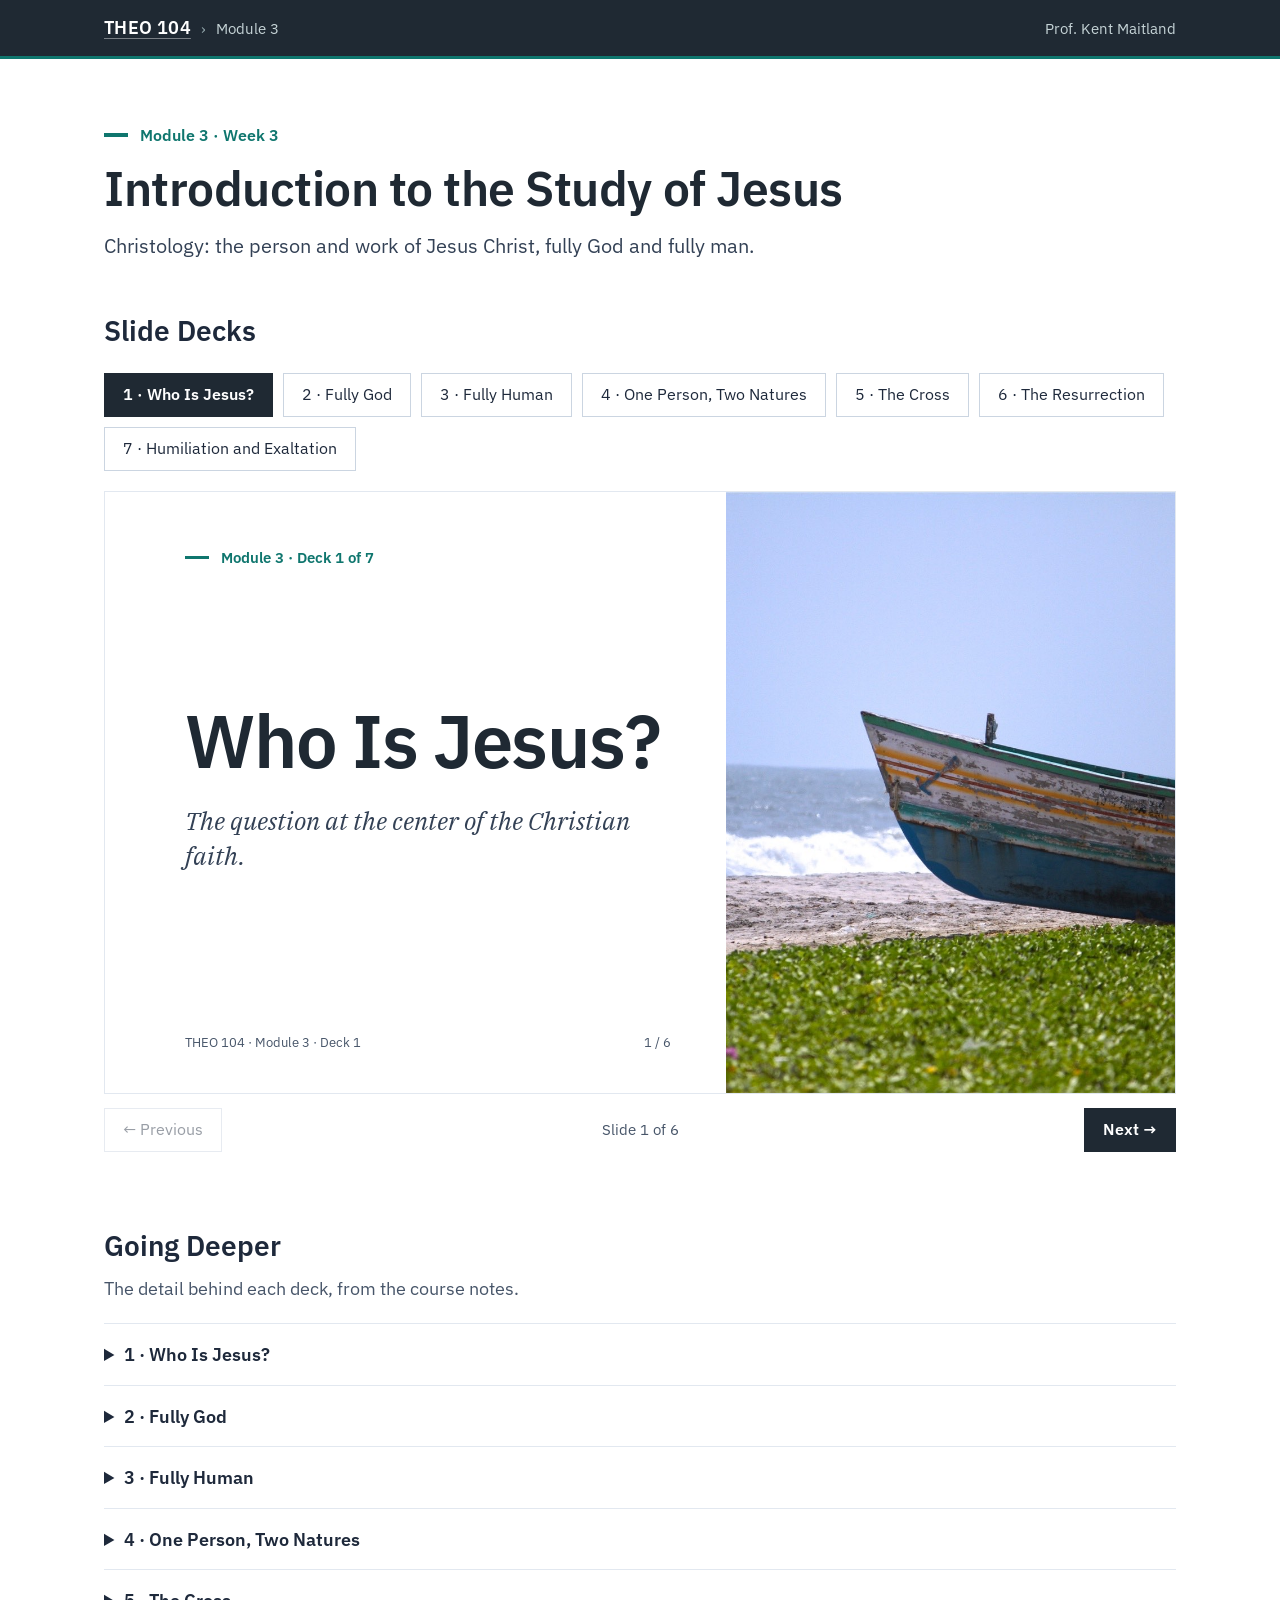
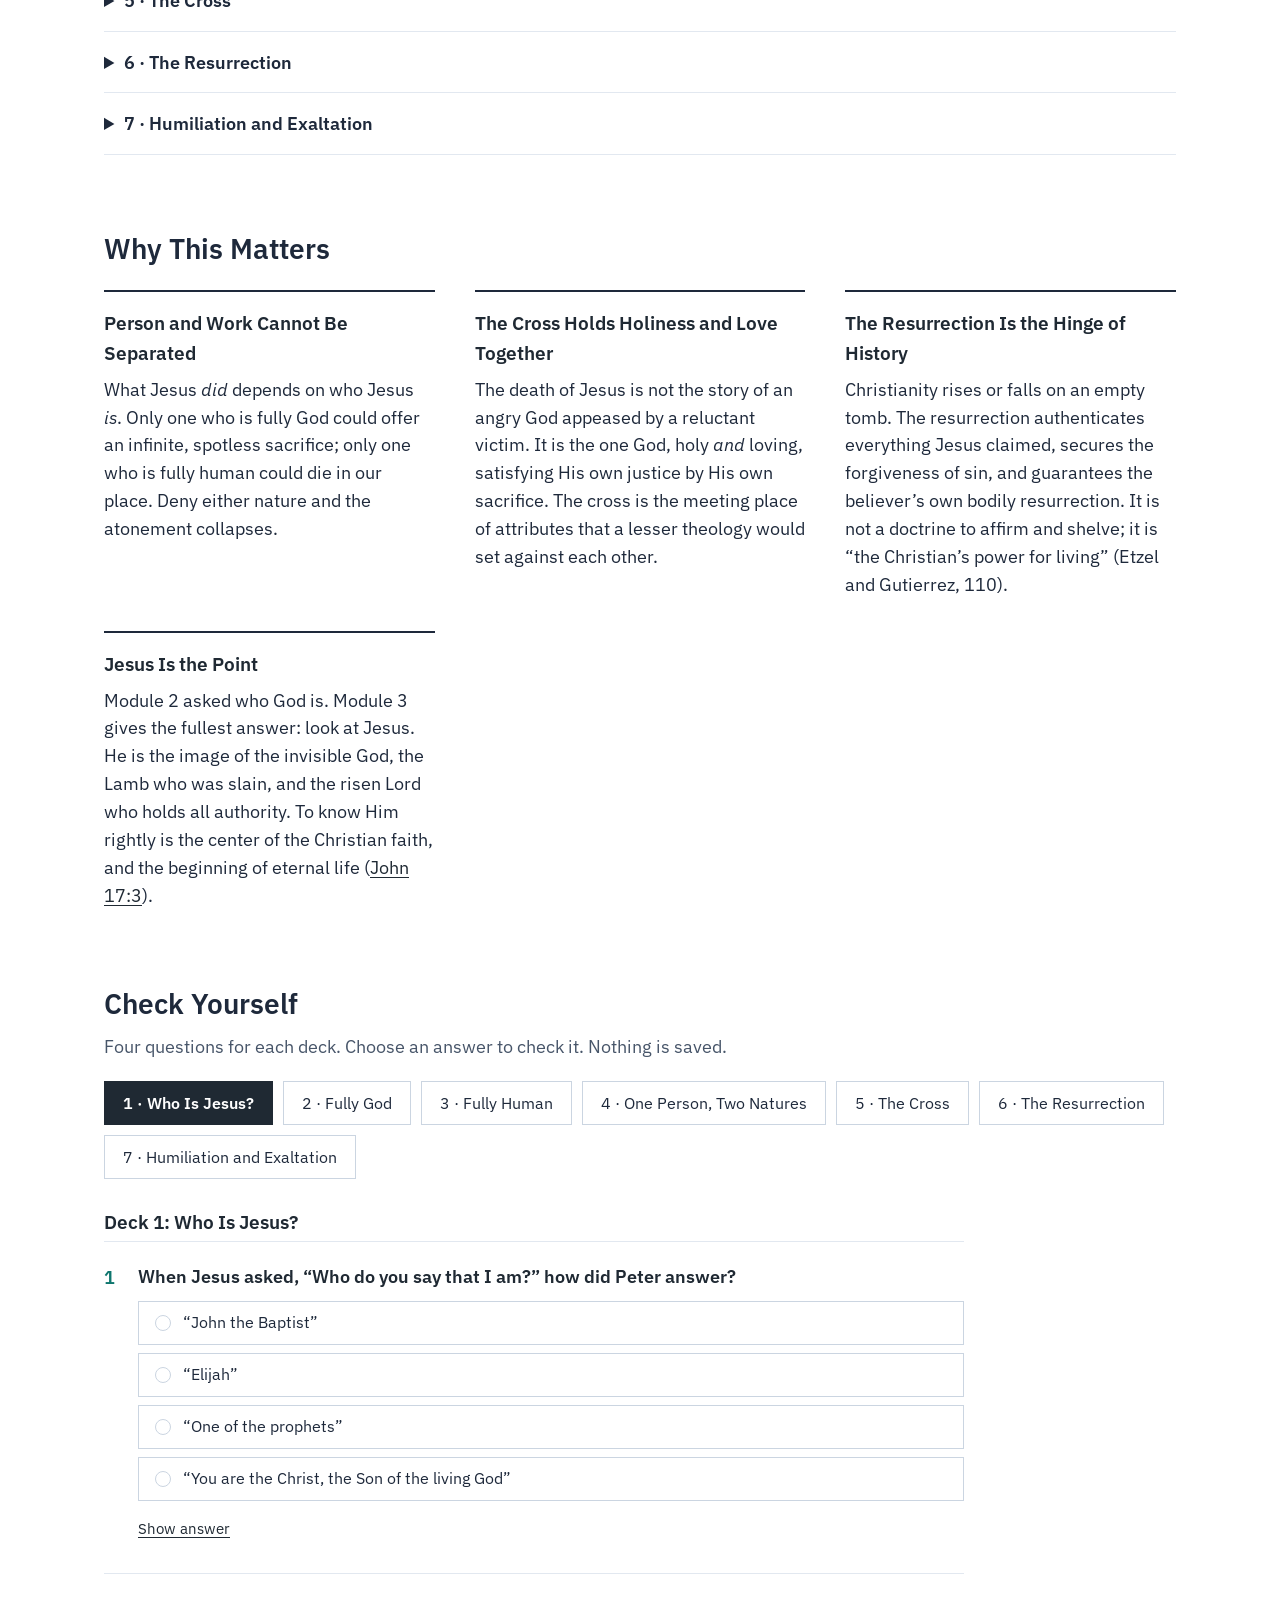
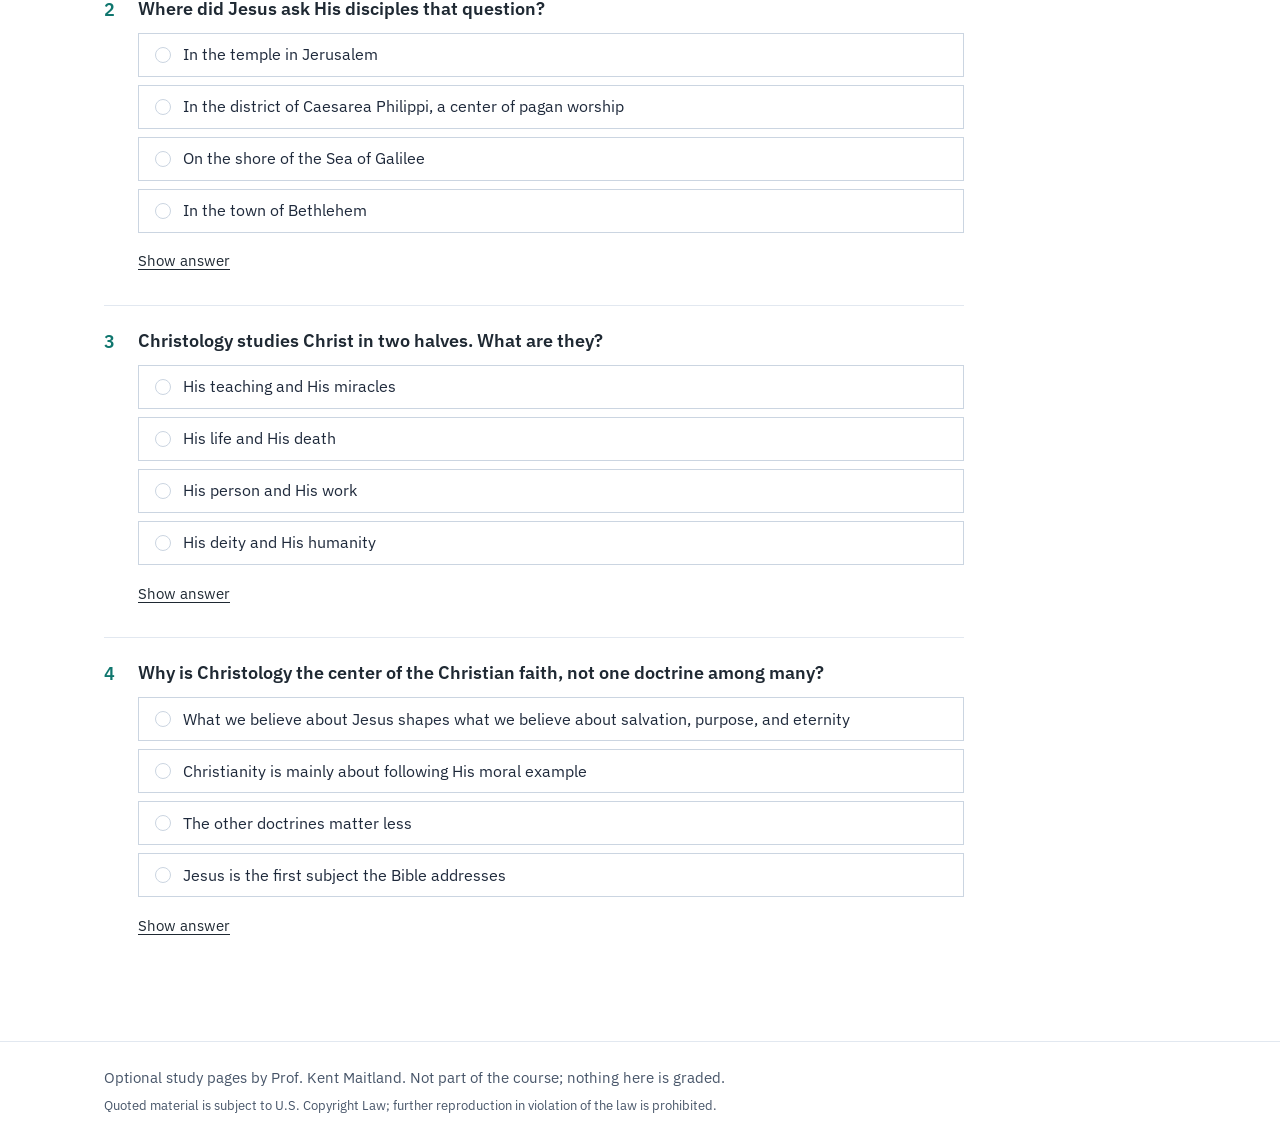
<file: module-3/index.html>
<!doctype html>
<html lang="en" class="no-js">
<head>
<meta charset="utf-8">
<meta name="viewport" content="width=device-width, initial-scale=1">
<title>Module 3: Introduction to the Study of Jesus · THEO 104</title>
<link rel="preconnect" href="https://fonts.googleapis.com">
<link rel="preconnect" href="https://fonts.gstatic.com" crossorigin>
<link rel="stylesheet" href="https://fonts.googleapis.com/css2?family=IBM+Plex+Sans:ital,wght@0,400;0,600;1,400&amp;family=IBM+Plex+Serif:ital,wght@1,400&amp;display=swap">
<link rel="stylesheet" href="../assets/theo104.css?v=2026-11-24a">
</head>
<body>
<header class="site-head">
<div class="wrap"><nav class="crumbs" aria-label="Breadcrumb"><strong><a href="../">THEO 104</a></strong><span class="sep" aria-hidden="true">›</span><span aria-current="page">Module 3</span></nav><span class="who">Prof. Kent Maitland</span></div>
</header>

<main class="wrap">
<section class="hero">
<div class="label">Module 3 · Week 3</div>
<h1>Introduction to the Study of Jesus</h1>
<p>Christology: the person and work of Jesus Christ, fully God and fully man.</p>
</section>

<section class="block" aria-labelledby="decks-h">
<h2 id="decks-h">Slide Decks</h2>
<ul class="deck-list">
<li><button class="btn" type="button" data-pick aria-pressed="false">1 · Who Is Jesus?</button></li>
<li><button class="btn" type="button" data-pick aria-pressed="false">2 · Fully God</button></li>
<li><button class="btn" type="button" data-pick aria-pressed="false">3 · Fully Human</button></li>
<li><button class="btn" type="button" data-pick aria-pressed="false">4 · One Person, Two Natures</button></li>
<li><button class="btn" type="button" data-pick aria-pressed="false">5 · The Cross</button></li>
<li><button class="btn" type="button" data-pick aria-pressed="false">6 · The Resurrection</button></li>
<li><button class="btn" type="button" data-pick aria-pressed="false">7 · Humiliation and Exaltation</button></li>
</ul>

<div class="viewer" tabindex="0" aria-label="Slide viewer. Use the left and right arrow keys to move between slides.">

<!-- ===== Deck 1 ===== -->
<section class="deck" aria-label="Deck 1: Who Is Jesus?">
<h3 class="deck-name">Deck 1: Who Is Jesus?</h3>

<div class="slide has-photo">
<figure class="s-photo"><img src="../img/jesus-fishing-boat.jpg" alt="A weathered wooden fishing boat drawn up on a grassy shore" loading="lazy"></figure>
<div class="s-label">Module 3 · Deck 1 of 7</div>
<div class="s-mid">
<h3 class="s-title">Who Is Jesus?</h3>
<p class="s-lead">The question at the center of the Christian faith.</p>
</div>
<div class="s-foot"><span>THEO 104 · Module 3 · Deck 1</span><span class="s-num"></span></div>
</div>

<div class="slide">
<div class="s-label">Module 3 · Who Is Jesus?</div>
<h3 class="s-h">Who Do You Say That I Am?</h3>
<p class="s-lead">The district of Caesarea Philippi, near Israel’s northern border: a region known for the worship of Baal, the Greek god Pan, and the Roman Caesar.</p>
<figure class="s-quote">
<blockquote>“But who do you say that I am?”</blockquote>
<figcaption><a href="https://ref.ly/Matt16.15;esv">Matt. 16:15</a></figcaption>
</figure>
<p class="s-text" style="margin-top:0">Among the gods of His day, Jesus asked His followers who they believed He was. <span class="s-ref">Etzel and Small, p. 79</span></p>
<div class="s-foot"><span>THEO 104 · Module 3 · Deck 1</span><span class="s-num"></span></div>
</div>

<div class="slide">
<div class="s-label">Module 3 · Who Is Jesus?</div>
<h3 class="s-h">Their Answers, and Peter’s</h3>
<div class="s-end">
<div class="s-rows">
<div class="s-row"><div class="s-term">Others</div><div class="s-gloss">“John the Baptist, others say Elijah, and others Jeremiah or one of the prophets.” <span class="s-ref"><a href="https://ref.ly/Matt16.14;esv">Matt. 16:14</a></span></div></div>
<div class="s-row"><div class="s-term">Peter</div><div class="s-gloss">“You are the Christ, the Son of the living God.” <span class="s-ref"><a href="https://ref.ly/Matt16.16;esv">Matt. 16:16</a></span></div></div>
</div>
<p class="s-text muted">The question is still asked, and still answered in different ways.</p>
</div>
<div class="s-foot"><span>THEO 104 · Module 3 · Deck 1</span><span class="s-num"></span></div>
</div>

<div class="slide">
<div class="s-label">Module 3 · Who Is Jesus?</div>
<h3 class="s-h">What Is Christology?</h3>
<p class="s-lead">The branch of systematic theology that studies the person and work of Jesus Christ, the divine Son.</p>
<div class="s-end">
<div class="s-cols" style="--n:2">
<div class="s-col"><div class="s-term">Module 2 asked</div><p>Who is the God who has revealed Himself?</p></div>
<div class="s-col"><div class="s-term">Module 3 asks</div><p>Who is Jesus, and what has He done?</p></div>
</div>
</div>
<div class="s-foot"><span>THEO 104 · Module 3 · Deck 1</span><span class="s-num"></span></div>
</div>

<div class="slide">
<div class="s-label">Module 3 · Who Is Jesus?</div>
<h3 class="s-h">Jesus Is the Point</h3>
<div class="s-mid quotes">
<figure class="s-quote">
<blockquote>“I am the way, and the truth, and the life. No one comes to the Father except through Me.”</blockquote>
<figcaption><a href="https://ref.ly/John14.6;esv">John 14:6</a></figcaption>
</figure>
<figure class="s-quote">
<blockquote>“The point is that Jesus is the point.”</blockquote>
<figcaption>Etzel and Small, p. 84</figcaption>
</figure>
</div>
<p class="s-text" style="margin-top:0">What we believe about Jesus shapes what we believe about salvation, purpose, and eternity.</p>
<div class="s-foot"><span>THEO 104 · Module 3 · Deck 1</span><span class="s-num"></span></div>
</div>

<div class="slide">
<div class="s-label">Module 3 · Who Is Jesus?</div>
<h3 class="s-h">Two Halves</h3>
<div class="s-end">
<div class="s-cols" style="--n:2">
<div class="s-col"><div class="s-term">The Person of Christ</div><p>His deity, His humanity, and the union of the two in one person (Decks 2–4).</p></div>
<div class="s-col"><div class="s-term">The Work of Christ</div><p>His death, His resurrection, and the whole arc of His work from eternity past to eternity future (Decks 5–7).</p></div>
</div>
<div class="s-next"><span class="tag">Up next · Deck 2</span><span class="q">Is Jesus God?</span></div>
</div>
<div class="s-foot"><span>THEO 104 · Module 3 · Deck 1</span><span class="s-num"></span></div>
</div>

</section>

<!-- ===== Deck 2 ===== -->
<section class="deck" aria-label="Deck 2: Fully God">
<h3 class="deck-name">Deck 2: Fully God</h3>

<div class="slide has-photo">
<figure class="s-photo"><img src="../img/deity-sunrise-peak.jpg" alt="A distant peak above layered blue ridges at sunrise" loading="lazy"></figure>
<div class="s-label">Module 3 · Deck 2 of 7</div>
<div class="s-mid">
<h3 class="s-title">Fully God</h3>
<p class="s-lead">Is Jesus God?</p>
</div>
<div class="s-foot"><span>THEO 104 · Module 3 · Deck 2</span><span class="s-num"></span></div>
</div>

<div class="slide">
<div class="s-label">Module 3 · Fully God</div>
<h3 class="s-h">The Deity of Christ</h3>
<p class="s-lead">Jesus is fully God: eternal, uncreated, sharing the very nature of God the Father.</p>
<figure class="s-quote">
<blockquote>“He always has been, and always will be divine.”</blockquote>
<figcaption>Etzel and Small, p. 84</figcaption>
</figure>
<div class="s-end">
<div class="s-cols" style="--n:4">
<div class="s-col"><span class="num">1</span><div class="s-term">He claimed it</div></div>
<div class="s-col"><span class="num">2</span><div class="s-term">His friends confessed it</div></div>
<div class="s-col"><span class="num">3</span><div class="s-term">His enemies understood it</div></div>
<div class="s-col"><span class="num">4</span><div class="s-term">His actions confirmed it</div></div>
</div>
</div>
<div class="s-foot"><span>THEO 104 · Module 3 · Deck 2</span><span class="s-num"></span></div>
</div>

<div class="slide">
<div class="s-label">Module 3 · Fully God</div>
<h3 class="s-h">1 · Jesus Claimed It</h3>
<div class="s-end">
<div class="s-rows">
<div class="s-row"><div class="s-term">One with the Father</div><div class="s-gloss">“I and the Father are one.” <span class="s-ref"><a href="https://ref.ly/John10.30;esv">John 10:30</a></span></div></div>
<div class="s-row"><div class="s-term">The response</div><div class="s-gloss">“The Jews picked up stones again to stone Him.” <span class="s-ref"><a href="https://ref.ly/John10.31;esv">John 10:31</a></span></div></div>
<div class="s-row"><div class="s-term">Seen in Him</div><div class="s-gloss">“Whoever has seen Me has seen the Father.” <span class="s-ref"><a href="https://ref.ly/John14.9;esv">John 14:9</a></span></div></div>
</div>
</div>
<div class="s-foot"><span>THEO 104 · Module 3 · Deck 2</span><span class="s-num"></span></div>
</div>

<div class="slide">
<div class="s-label">Module 3 · Fully God</div>
<h3 class="s-h">The Great “I Am”</h3>
<p class="s-lead">At the burning bush, God gave His name: “I am who I am” (<a href="https://ref.ly/Exod3.14;esv">Exod. 3:14</a>). It is the name often rendered Yahweh, and Jesus’ “I am” sayings echo it.</p>
<div class="s-end">
<div class="s-cols">
<div class="s-col"><div class="s-term">The bread of life</div><p class="verse">“I am the bread of life.”</p><span class="s-ref"><a href="https://ref.ly/John6.35;esv">John 6:35</a></span></div>
<div class="s-col"><div class="s-term">The way</div><p class="verse">“I am the way, and the truth, and the life.”</p><span class="s-ref"><a href="https://ref.ly/John14.6;esv">John 14:6</a></span></div>
<div class="s-col"><div class="s-term">Before Abraham</div><p class="verse">“Before Abraham was, I am.”</p><span class="s-ref"><a href="https://ref.ly/John8.58;esv">John 8:58</a></span></div>
</div>
<p class="s-text muted">To say “I am” in that sense is to claim to be God. <span class="s-ref">Etzel and Small, p. 80</span></p>
</div>
<div class="s-foot"><span>THEO 104 · Module 3 · Deck 2</span><span class="s-num"></span></div>
</div>

<div class="slide">
<div class="s-label">Module 3 · Fully God</div>
<h3 class="s-h">2 · His Friends Confessed It</h3>
<div class="s-end">
<div class="s-rows">
<div class="s-row"><div class="s-term">Peter</div><div class="s-gloss">“You are the Christ, the Son of the living God.” <span class="s-ref"><a href="https://ref.ly/Matt16.16;esv">Matt. 16:16</a></span></div></div>
<div class="s-row"><div class="s-term">Thomas</div><div class="s-gloss">“My Lord and my God!” <span class="s-ref"><a href="https://ref.ly/John20.28;esv">John 20:28</a></span></div></div>
</div>
<p class="s-text muted">Those who knew Him best called Him God.</p>
</div>
<div class="s-foot"><span>THEO 104 · Module 3 · Deck 2</span><span class="s-num"></span></div>
</div>

<div class="slide">
<div class="s-label">Module 3 · Fully God</div>
<h3 class="s-h">Creator and Sustainer</h3>
<figure class="s-quote">
<blockquote>“He is the image of the invisible God… For by Him all things were created… And He is before all things, and in Him all things hold together.”</blockquote>
<figcaption><a href="https://ref.ly/Col1.15-17;esv">Col. 1:15–17</a></figcaption>
</figure>
<p class="s-text" style="margin-top:0">Creating and holding the universe together are works of God alone, and Paul credits them to Jesus.</p>
<div class="s-foot"><span>THEO 104 · Module 3 · Deck 2</span><span class="s-num"></span></div>
</div>

<div class="slide">
<div class="s-label">Module 3 · Fully God</div>
<h3 class="s-h">3 · His Enemies Understood It</h3>
<div class="s-end">
<div class="s-rows">
<div class="s-row"><div class="s-term">“I am”</div><div class="s-gloss">“Before Abraham was, I am.” So “they picked up stones to throw at Him.” <span class="s-ref"><a href="https://ref.ly/John8.58-59;esv">John 8:58–59</a></span></div></div>
<div class="s-row"><div class="s-term">The charge</div><div class="s-gloss">“He ought to die because He has made Himself the Son of God.” <span class="s-ref"><a href="https://ref.ly/John19.7;esv">John 19:7</a></span></div></div>
</div>
<p class="s-text muted">“Jesus was killed because He said He was God.” <span class="s-ref">Etzel and Small, p. 82</span></p>
</div>
<div class="s-foot"><span>THEO 104 · Module 3 · Deck 2</span><span class="s-num"></span></div>
</div>

<div class="slide">
<div class="s-label">Module 3 · Fully God</div>
<h3 class="s-h">4 · His Actions Confirmed It</h3>
<div class="s-end">
<div class="s-cols">
<div class="s-col"><div class="s-term">Signs</div><p>Water into wine, feeding the five thousand, walking on water, raising Lazarus.</p></div>
<div class="s-col"><div class="s-term">Forgiving sins</div><p class="verse">“Who can forgive sins but God alone?”</p><span class="s-ref"><a href="https://ref.ly/Mark2.7;esv">Mark 2:7</a></span></div>
<div class="s-col"><div class="s-term">The resurrection</div><p class="verse">“If Christ has not been raised, your faith is futile and you are still in your sins.”</p><span class="s-ref"><a href="https://ref.ly/1Cor15.17;esv">1 Cor. 15:17</a></span></div>
</div>
</div>
<div class="s-foot"><span>THEO 104 · Module 3 · Deck 2</span><span class="s-num"></span></div>
</div>

<div class="slide">
<div class="s-label">Module 3 · Fully God</div>
<h3 class="s-h">Competing Views of Jesus</h3>
<div class="s-end">
<table class="s-table">
<thead><tr><th>View</th><th>Claim about Jesus</th></tr></thead>
<tbody>
<tr><td>Islam</td><td>A great prophet, but not God.</td></tr>
<tr><td>Judaism</td><td>A good teacher at best, a false prophet at worst.</td></tr>
<tr><td>Jehovah’s Witnesses</td><td>Divine, but created: a lesser god, not to be worshiped.</td></tr>
<tr><td>Latter-day Saints</td><td>God, but not always: He became a god, and humans may too.</td></tr>
</tbody>
</table>
<p class="s-text muted">Each affirms something about Jesus while denying that He is fully and eternally God. <span class="s-ref">Etzel and Small, p. 84</span></p>
</div>
<div class="s-foot"><span>THEO 104 · Module 3 · Deck 2</span><span class="s-num"></span></div>
</div>

<div class="slide">
<div class="s-label">Module 3 · Fully God</div>
<h3 class="s-h">Liar, Lunatic, or Lord</h3>
<figure class="s-quote long">
<blockquote>“A man who was merely a man and said the sort of things Jesus said would not be a great moral teacher.… You must make your choice. Either this man was, and is, the Son of God: or else a madman or something worse.”</blockquote>
<figcaption>C. S. Lewis, <em>Mere Christianity</em>, quoted in Etzel and Small, p. 85</figcaption>
</figure>
<p class="s-text" style="margin-top:0">“Good teacher but not God” is the one answer Jesus did not leave open.</p>
<div class="s-end">
<div class="s-next"><span class="tag">Up next · Deck 3</span><span class="q">How can God become a man?</span></div>
</div>
<div class="s-foot"><span>THEO 104 · Module 3 · Deck 2</span><span class="s-num"></span></div>
</div>

</section>

<!-- ===== Deck 3 ===== -->
<section class="deck" aria-label="Deck 3: Fully Human">
<h3 class="deck-name">Deck 3: Fully Human</h3>

<div class="slide has-photo">
<figure class="s-photo"><img src="../img/humanity-footprints.jpg" alt="Footprints along a sandy shoreline beside breaking waves" loading="lazy"></figure>
<div class="s-label">Module 3 · Deck 3 of 7</div>
<div class="s-mid">
<h3 class="s-title">Fully Human</h3>
<p class="s-lead">How can God become a man?</p>
</div>
<div class="s-foot"><span>THEO 104 · Module 3 · Deck 3</span><span class="s-num"></span></div>
</div>

<div class="slide">
<div class="s-label">Module 3 · Fully Human</div>
<h3 class="s-h">The Incarnation</h3>
<figure class="s-quote">
<blockquote>“And the Word became flesh and dwelt among us.”</blockquote>
<figcaption><a href="https://ref.ly/John1.14;esv">John 1:14</a></figcaption>
</figure>
<p class="s-text" style="margin-top:0">The period that began when the Second Person of the Trinity came to earth in human flesh: His birth, development, ministry, death, resurrection, and ongoing ministry. <span class="s-ref">Etzel and Small, p. 87</span></p>
<p class="s-text"><strong>The eternal Son added a complete human nature to His divine nature. He gave up nothing of His deity, and He remains man forever.</strong></p>
<div class="s-foot"><span>THEO 104 · Module 3 · Deck 3</span><span class="s-num"></span></div>
</div>

<div class="slide">
<div class="s-label">Module 3 · Fully Human</div>
<h3 class="s-h">Incarnation, Not Theophany</h3>
<div class="s-end">
<div class="s-cols" style="--n:2">
<div class="s-col"><div class="s-term">Theophany (Christophany)</div><p>A temporary, visible appearance of God in the Old Testament, such as the angel of the <span class="sc">Lord</span> who appeared to Gideon.</p><span class="s-ref"><a href="https://ref.ly/Judg6.11-22;esv">Judg. 6:11–22</a></span></div>
<div class="s-col"><div class="s-term">Incarnation</div><p>Began when Mary conceived, continued through the ascension, and continues today.</p><span class="s-ref"><a href="https://ref.ly/Matt1.18;esv">Matt. 1:18</a>; <a href="https://ref.ly/Acts1.9;esv">Acts 1:9</a></span></div>
</div>
<p class="s-text muted">The appearances were brief; the incarnation is permanent. <span class="s-ref">Etzel and Small, p. 88</span></p>
</div>
<div class="s-foot"><span>THEO 104 · Module 3 · Deck 3</span><span class="s-num"></span></div>
</div>

<div class="slide">
<div class="s-label">Module 3 · Fully Human</div>
<h3 class="s-h">The Virgin Birth</h3>
<p class="s-lead">The Holy Spirit, without a human father, conceived Jesus in the womb of Mary.</p>
<div class="s-end">
<div class="s-rows">
<div class="s-row"><div class="s-term">The promise</div><div class="s-gloss">“Behold, the virgin shall conceive and bear a son, and shall call His name Immanuel.” <span class="s-ref"><a href="https://ref.ly/Isa7.14;esv">Isa. 7:14</a>; <a href="https://ref.ly/Matt1.22-23;esv">Matt. 1:22–23</a></span></div></div>
<div class="s-row"><div class="s-term">Mary’s question</div><div class="s-gloss">“How will this be, since I am a virgin?” <span class="s-ref"><a href="https://ref.ly/Luke1.34;esv">Luke 1:34</a></span></div></div>
</div>
</div>
<div class="s-foot"><span>THEO 104 · Module 3 · Deck 3</span><span class="s-num"></span></div>
</div>

<div class="slide">
<div class="s-label">Module 3 · Fully Human</div>
<h3 class="s-h">Why the Virgin Birth Matters</h3>
<div class="s-end">
<div class="s-cols">
<div class="s-col"><div class="s-term">God’s power</div><p>It testifies to the supernatural power of God and the unique nature of Jesus.</p></div>
<div class="s-col"><div class="s-term">His humanity</div><p>He was really born. “He really became one of us.”</p></div>
<div class="s-col"><div class="s-term">His sinlessness</div><p>“In Him there is no sin.” The angel tied His holiness to the Spirit’s work: “the child to be born will be called holy.”</p><span class="s-ref"><a href="https://ref.ly/1John3.5;esv">1 John 3:5</a>; <a href="https://ref.ly/Luke1.35;esv">Luke 1:35</a></span></div>
</div>
<p class="s-text muted s-cite">Etzel and Gutierrez, pp. 105–106</p>
</div>
<div class="s-foot"><span>THEO 104 · Module 3 · Deck 3</span><span class="s-num"></span></div>
</div>

<div class="slide">
<div class="s-label">Module 3 · Fully Human</div>
<h3 class="s-h">He Grew Up</h3>
<div class="s-end">
<div class="s-rows">
<div class="s-row"><div class="s-term">Birth</div><div class="s-gloss">He came as a humble baby, not a conquering king.</div></div>
<div class="s-row"><div class="s-term">Childhood</div><div class="s-gloss">“Jesus increased in wisdom and in stature and in favor with God and man.” <span class="s-ref"><a href="https://ref.ly/Luke2.52;esv">Luke 2:52</a></span></div></div>
</div>
<p class="s-text muted">The Creator and Sustainer of the universe had to learn to read, write, and build. <span class="s-ref">Etzel and Small, p. 88</span></p>
</div>
<div class="s-foot"><span>THEO 104 · Module 3 · Deck 3</span><span class="s-num"></span></div>
</div>

<div class="slide">
<div class="s-label">Module 3 · Fully Human</div>
<h3 class="s-h">An Ordinary Human Life</h3>
<div class="s-end">
<div class="s-cols" style="--n:4">
<div class="s-col"><div class="s-term">Hungry</div><span class="s-ref"><a href="https://ref.ly/Mark11.12;esv">Mark 11:12</a></span></div>
<div class="s-col"><div class="s-term">Thirsty</div><span class="s-ref"><a href="https://ref.ly/John19.28;esv">John 19:28</a></span></div>
<div class="s-col"><div class="s-term">Tired</div><span class="s-ref"><a href="https://ref.ly/John4.6;esv">John 4:6</a></span></div>
<div class="s-col"><div class="s-term">Tempted</div><span class="s-ref"><a href="https://ref.ly/Matt4.1-11;esv">Matt. 4:1–11</a></span></div>
<div class="s-col"><div class="s-term">Wept</div><span class="s-ref"><a href="https://ref.ly/John11.35;esv">John 11:35</a></span></div>
<div class="s-col"><div class="s-term">Slept</div><span class="s-ref"><a href="https://ref.ly/Mark4.38;esv">Mark 4:38</a></span></div>
<div class="s-col"><div class="s-term">Relied on the Spirit</div><span class="s-ref"><a href="https://ref.ly/Matt4.1;esv">Matt. 4:1</a></span></div>
<div class="s-col"><div class="s-term">Submitted to the Father</div><span class="s-ref"><a href="https://ref.ly/Luke22.42;esv">Luke 22:42</a></span></div>
</div>
</div>
<div class="s-foot"><span>THEO 104 · Module 3 · Deck 3</span><span class="s-num"></span></div>
</div>

<div class="slide">
<div class="s-label">Module 3 · Fully Human</div>
<h3 class="s-h">Jesus Died</h3>
<figure class="s-quote">
<blockquote>“‘Father, into your hands I commit My spirit!’ And having said this He breathed His last.”</blockquote>
<figcaption><a href="https://ref.ly/Luke23.46;esv">Luke 23:46</a></figcaption>
</figure>
<p class="s-text" style="margin-top:0"><strong>What more evidence is needed for the humanity of Jesus than the fact that He died?</strong> <span class="s-ref">Etzel and Small, p. 89</span></p>
<div class="s-end">
<div class="s-next"><span class="tag">Up next · Deck 4</span><span class="q">How can one person be both God and man?</span></div>
</div>
<div class="s-foot"><span>THEO 104 · Module 3 · Deck 3</span><span class="s-num"></span></div>
</div>

</section>

<!-- ===== Deck 4 ===== -->
<section class="deck" aria-label="Deck 4: One Person, Two Natures">
<h3 class="deck-name">Deck 4: One Person, Two Natures</h3>

<div class="slide has-photo">
<figure class="s-photo"><img src="../img/two-natures-reflection.jpg" alt="Forested ridges mirrored in a still lake under a pale sky" loading="lazy"></figure>
<div class="s-label">Module 3 · Deck 4 of 7</div>
<div class="s-mid">
<h3 class="s-title">One Person, Two Natures</h3>
<p class="s-lead">How can one person be both God and man?</p>
</div>
<div class="s-foot"><span>THEO 104 · Module 3 · Deck 4</span><span class="s-num"></span></div>
</div>

<div class="slide">
<div class="s-label">Module 3 · One Person, Two Natures</div>
<h3 class="s-h">The Hypostatic Union</h3>
<p class="s-lead">Jesus Christ is one person with two complete natures, fully God and fully man.</p>
<div class="s-end">
<div class="s-rows">
<div class="s-row"><div class="s-term">Without confusion or change</div><div class="s-gloss">Neither nature is mixed into the other or turned into a third thing.</div></div>
<div class="s-row"><div class="s-term">Without division or separation</div><div class="s-gloss">Christ is not two persons.</div></div>
</div>
<p class="s-text muted">The person is the eternal Son; everything Christ does, the Son does.</p>
</div>
<div class="s-foot"><span>THEO 104 · Module 3 · Deck 4</span><span class="s-num"></span></div>
</div>

<div class="slide">
<div class="s-label">Module 3 · One Person, Two Natures</div>
<h3 class="s-h">The Chalcedonian Creed (AD 451)</h3>
<figure class="s-quote long">
<blockquote>“…one and the same Son, our Lord Jesus Christ, the same perfect in Godhead and also perfect in manhood; truly God and truly man… consubstantial with the Father according to the Godhead, and consubstantial with us according to the Manhood; in all things like unto us, without sin.”</blockquote>
<figcaption>Council of Chalcedon, quoted in Etzel and Small, p. 89</figcaption>
</figure>
<p class="s-text" style="margin-top:0">The same nature as the Father, and the same nature as ours: fully and equally both.</p>
<div class="s-foot"><span>THEO 104 · Module 3 · Deck 4</span><span class="s-num"></span></div>
</div>

<div class="slide">
<div class="s-label">Module 3 · One Person, Two Natures</div>
<h3 class="s-h">Errors About Christ</h3>
<div class="s-end">
<table class="s-table tight">
<thead><tr><th>Error</th><th>What it taught</th></tr></thead>
<tbody>
<tr><td>Adoptionism<span class="sub">Denies His deity</span></td><td>Only human at first, later “adopted” as God’s Son.</td></tr>
<tr><td>Arianism<span class="sub">Denies His deity</span></td><td>Not fully God.</td></tr>
<tr><td>Ebionism<span class="sub">Denies His deity</span></td><td>A man with God’s power on Him, but not divine.</td></tr>
<tr><td>Apollinarianism<span class="sub">Denies His humanity</span></td><td>Not fully human.</td></tr>
<tr><td>Docetism<span class="sub">Denies His humanity</span></td><td>Only appeared to be human.</td></tr>
<tr><td>Eutychianism<span class="sub">Breaks the union</span></td><td>Two natures before the union, only one after it.</td></tr>
<tr><td>Kenoticism<span class="sub">Breaks the union</span></td><td>The Son laid aside some divine attributes to become man.</td></tr>
<tr><td>Nestorianism<span class="sub">Breaks the union</span></td><td>Two persons, one divine and one human.</td></tr>
</tbody>
</table>
<p class="s-text muted s-cite">Etzel and Small, pp. 89–90</p>
</div>
<div class="s-foot"><span>THEO 104 · Module 3 · Deck 4</span><span class="s-num"></span></div>
</div>

<div class="slide">
<div class="s-label">Module 3 · One Person, Two Natures</div>
<h3 class="s-h">He Emptied Himself</h3>
<figure class="s-quote">
<blockquote>“Who, though He was in the form of God, did not count equality with God a thing to be grasped, but emptied Himself.”</blockquote>
<figcaption><a href="https://ref.ly/Phil2.6-7;esv">Phil. 2:6–7</a></figcaption>
</figure>
<p class="s-text" style="margin-top:0"><em>Kenosis</em>, from the Greek <em>kenoō</em>, “to empty.” What did He empty Himself of?</p>
<div class="s-foot"><span>THEO 104 · Module 3 · Deck 4</span><span class="s-num"></span></div>
</div>

<div class="slide">
<div class="s-label">Module 3 · One Person, Two Natures</div>
<h3 class="s-h">Not His Deity</h3>
<div class="s-mid">
<p class="s-big">He gave up no divine attribute. He could not have done so and remained God.</p>
<p class="s-text"><a href="https://ref.ly/Phil2.7;esv">Philippians 2:7</a> tells how He emptied Himself: “by taking the form of a servant, being born in the likeness of men.” He emptied Himself by adding a human nature, not by subtracting from His divine nature.</p>
<p class="s-text">The passage ends with every tongue confessing “that Jesus Christ is Lord” (<a href="https://ref.ly/Phil2.11;esv">Phil. 2:11</a>).</p>
</div>
<div class="s-foot"><span>THEO 104 · Module 3 · Deck 4</span><span class="s-num"></span></div>
</div>

<div class="slide">
<div class="s-label">Module 3 · One Person, Two Natures</div>
<h3 class="s-h">How He Humbled Himself</h3>
<div class="s-end">
<div class="s-cols">
<div class="s-col"><div class="s-term">He veiled His glory</div><p>“The glory that I had with you before the world existed,” glimpsed at the Transfiguration and in Revelation.</p><span class="s-ref"><a href="https://ref.ly/John17.5;esv">John 17:5</a>; <a href="https://ref.ly/Matt17.2;esv">Matt. 17:2</a>; <a href="https://ref.ly/Rev1.12-16;esv">Rev. 1:12–16</a></span></div>
<div class="s-col"><div class="s-term">He accepted human limits</div><p>Tired, hungry, and thirsty; in His human nature, in one place at a time.</p></div>
<div class="s-col"><div class="s-term">He relied on the Father and the Spirit</div><p>He did not use His divine power for His own advantage.</p><span class="s-ref"><a href="https://ref.ly/Phil2.6;esv">Phil. 2:6</a></span></div>
</div>
<p class="s-text muted">His divine works never stopped. He still upheld the universe (<a href="https://ref.ly/Heb1.3;esv">Heb. 1:3</a>) and forgave sins (<a href="https://ref.ly/Mark2.5;esv">Mark 2:5</a>).</p>
</div>
<div class="s-foot"><span>THEO 104 · Module 3 · Deck 4</span><span class="s-num"></span></div>
</div>

<div class="slide">
<div class="s-label">Module 3 · One Person, Two Natures</div>
<h3 class="s-h">A Man Empowered by the Spirit</h3>
<figure class="s-quote long">
<blockquote>“…He fulfilled His calling, obeyed the Father, resisted temptation, and performed His confirmatory miracles, fundamentally as a man empowered by the Spirit. He lived His life as one of us.”</blockquote>
<figcaption>Bruce Ware, <em>The Man Christ Jesus</em>, quoted in Etzel and Small, p. 91</figcaption>
</figure>
<div class="s-foot"><span>THEO 104 · Module 3 · Deck 4</span><span class="s-num"></span></div>
</div>

<div class="slide">
<div class="s-label">Module 3 · One Person, Two Natures</div>
<h3 class="s-h">Why Both Natures Matter</h3>
<div class="s-end">
<div class="s-cols">
<div class="s-col"><div class="s-term">Fully human</div><p>He could die as one of us.</p></div>
<div class="s-col"><div class="s-term">Fully God</div><p>He was the perfect, spotless sacrifice.</p></div>
<div class="s-col"><div class="s-term">Both</div><p>A high priest able “to sympathize with our weaknesses.”</p><span class="s-ref"><a href="https://ref.ly/Heb4.15;esv">Heb. 4:15</a></span></div>
</div>
<p class="s-text muted s-cite">Etzel and Small, p. 92</p>
<div class="s-next"><span class="tag">Up next · Deck 5</span><span class="q">Why did Jesus have to die?</span></div>
</div>
<div class="s-foot"><span>THEO 104 · Module 3 · Deck 4</span><span class="s-num"></span></div>
</div>

</section>

<!-- ===== Deck 5 ===== -->
<section class="deck" aria-label="Deck 5: The Cross">
<h3 class="deck-name">Deck 5: The Cross</h3>

<div class="slide has-photo">
<figure class="s-photo"><img src="../img/cross-clouds.jpg" alt="A dark cross silhouetted against breaking storm clouds" loading="lazy"></figure>
<div class="s-label">Module 3 · Deck 5 of 7</div>
<div class="s-mid">
<h3 class="s-title">The Cross</h3>
<p class="s-lead">Why did Jesus have to die?</p>
</div>
<div class="s-foot"><span>THEO 104 · Module 3 · Deck 5</span><span class="s-num"></span></div>
</div>

<div class="slide">
<div class="s-label">Module 3 · The Cross</div>
<h3 class="s-h">Was There Another Way?</h3>
<figure class="s-quote">
<blockquote>“Father, if you are willing, remove this cup from Me. Nevertheless, not My will, but yours, be done.”</blockquote>
<figcaption><a href="https://ref.ly/Luke22.42;esv">Luke 22:42</a></figcaption>
</figure>
<p class="s-text" style="margin-top:0">We often answer, “because of our sin.” That is true, but incomplete. The deeper answer starts with who God is. <span class="s-ref">Etzel and Small, p. 94</span></p>
<div class="s-foot"><span>THEO 104 · Module 3 · Deck 5</span><span class="s-num"></span></div>
</div>

<div class="slide">
<div class="s-label">Module 3 · The Cross</div>
<h3 class="s-h">God Is Holy</h3>
<figure class="s-quote">
<blockquote>“You shall be holy, for I am holy.”</blockquote>
<figcaption><a href="https://ref.ly/1Pet1.16;esv">1 Pet. 1:16</a>; <a href="https://ref.ly/Lev11.44;esv">Lev. 11:44</a></figcaption>
</figure>
<p class="s-text" style="margin-top:0">God’s law is not an arbitrary set of rules; it reflects His own nature. Sin is rebellion against God Himself, and “the wages of sin is death” (<a href="https://ref.ly/Rom6.23;esv">Rom. 6:23</a>).</p>
<div class="s-foot"><span>THEO 104 · Module 3 · Deck 5</span><span class="s-num"></span></div>
</div>

<div class="slide">
<div class="s-label">Module 3 · The Cross</div>
<h3 class="s-h">God Is Love</h3>
<figure class="s-quote">
<blockquote>“God shows His love for us in that while we were still sinners, Christ died for us.”</blockquote>
<figcaption><a href="https://ref.ly/Rom5.8;esv">Rom. 5:8</a></figcaption>
</figure>
<div class="s-mid">
<p class="s-big">Holiness demands judgment on sin. Love makes a way.</p>
<p class="s-text">“The love of God and the holiness of God are not in conflict with one another.” <span class="s-ref">Etzel and Small, p. 98</span></p>
</div>
<div class="s-foot"><span>THEO 104 · Module 3 · Deck 5</span><span class="s-num"></span></div>
</div>

<div class="slide">
<div class="s-label">Module 3 · The Cross</div>
<h3 class="s-h">Who Required the Payment?</h3>
<div class="s-end">
<table class="s-table">
<thead><tr><th>Theory</th><th>Claim</th><th>Source</th></tr></thead>
<tbody>
<tr><td>Ransom to Satan</td><td>Christ’s death paid Satan, who held humanity captive.</td><td>Origen, 3rd c.</td></tr>
<tr><td>Moral Influence</td><td>The cross only shows God’s love; no payment was needed.</td><td>Peter Abelard, 12th c.</td></tr>
<tr><td>Penal Substitution</td><td>Christ bore sin’s penalty in our place, satisfying God’s own justice.</td><td>The historic evangelical position</td></tr>
</tbody>
</table>
<p class="s-text muted">God required the payment, and in love He provided the substitute Himself. <span class="s-ref">Etzel and Small, pp. 96–97</span></p>
</div>
<div class="s-foot"><span>THEO 104 · Module 3 · Deck 5</span><span class="s-num"></span></div>
</div>

<div class="slide">
<div class="s-label">Module 3 · The Cross</div>
<h3 class="s-h">Penal Substitution</h3>
<figure class="s-quote">
<blockquote>“Jesus died in our place in order to satisfy the requirements of God.”</blockquote>
<figcaption>Etzel and Small, p. 97</figcaption>
</figure>
<div class="s-end">
<div class="s-cols" style="--n:2">
<div class="s-col"><div class="s-term">Penal</div><p>Christ bore the penalty that breaking God’s law brings.</p></div>
<div class="s-col"><div class="s-term">Substitution</div><p>He bore it in our place.</p></div>
</div>
<p class="s-text muted">The cross is also a victory: He “disarmed the rulers and authorities” (<a href="https://ref.ly/Col2.15;esv">Col. 2:15</a>). It is an example of love too (<a href="https://ref.ly/1Pet2.21;esv">1 Pet. 2:21</a>), but the example has force only because the substitution is real.</p>
</div>
<div class="s-foot"><span>THEO 104 · Module 3 · Deck 5</span><span class="s-num"></span></div>
</div>

<div class="slide">
<div class="s-label">Module 3 · The Cross</div>
<h3 class="s-h">Four Words for the Atonement</h3>
<p class="s-lead">Atonement carries the idea of a <em>covering</em>: Christ’s death covered His people’s sins (Etzel and Small, p. 97).</p>
<div class="s-end">
<div class="s-cols" style="--n:4">
<div class="s-col"><div class="s-term">Sacrifice</div><p>Once for all.</p><span class="s-ref"><a href="https://ref.ly/Heb9.26;esv">Heb. 9:26</a>; <a href="https://ref.ly/Heb10.10;esv">10:10</a></span></div>
<div class="s-col"><div class="s-term">Propitiation</div><p>The satisfying of wrath. “He is the propitiation for our sins.”</p><span class="s-ref"><a href="https://ref.ly/1John2.2;esv">1 John 2:2</a></span></div>
<div class="s-col"><div class="s-term">Substitution</div><p class="verse">“For our sake He made Him to be sin who knew no sin.”</p><span class="s-ref"><a href="https://ref.ly/2Cor5.21;esv">2 Cor. 5:21</a></span></div>
<div class="s-col"><div class="s-term">Reconciliation</div><p class="verse">“In Christ God was reconciling the world to Himself.”</p><span class="s-ref"><a href="https://ref.ly/2Cor5.19;esv">2 Cor. 5:19</a></span></div>
</div>
</div>
<div class="s-foot"><span>THEO 104 · Module 3 · Deck 5</span><span class="s-num"></span></div>
</div>

<div class="slide">
<div class="s-label">Module 3 · The Cross</div>
<h3 class="s-h">How They Fit Together</h3>
<div class="s-end">
<div class="s-cols" style="--n:4">
<div class="s-col"><span class="num">1</span><div class="s-term">Sacrifice</div><p>Christ’s death</p></div>
<div class="s-col"><span class="num">2</span><div class="s-term">Propitiation</div><p>satisfied God’s wrath against sin</p></div>
<div class="s-col"><span class="num">3</span><div class="s-term">Substitution</div><p>by placing our guilt on Jesus,</p></div>
<div class="s-col"><span class="num">4</span><div class="s-term">Reconciliation</div><p>and so removed the enmity between God and sinners.</p></div>
</div>
<p class="s-text muted">Only the death of Christ, the one who is both God and man, could accomplish all of this. <span class="s-ref">Etzel and Small, pp. 97–98</span></p>
</div>
<div class="s-foot"><span>THEO 104 · Module 3 · Deck 5</span><span class="s-num"></span></div>
</div>

<div class="slide">
<div class="s-label">Module 3 · The Cross</div>
<h3 class="s-h">Redemption: Bought Back</h3>
<div class="s-end">
<table class="s-table">
<thead><tr><th>Word</th><th>Sense</th><th>Scripture</th></tr></thead>
<tbody>
<tr><td><em>agorazō</em></td><td>“to buy”</td><td>“You were bought with a price.” <span class="s-ref"><a href="https://ref.ly/1Cor6.20;esv">1 Cor. 6:20</a></span></td></tr>
<tr><td><em>exagorazō</em></td><td>“to buy out, rescue”</td><td>“Christ redeemed us from the curse of the law.” <span class="s-ref"><a href="https://ref.ly/Gal3.13;esv">Gal. 3:13</a></span></td></tr>
<tr><td><em>lytroō</em></td><td>“to release, set free”</td><td>“To redeem us from all lawlessness.” <span class="s-ref"><a href="https://ref.ly/Titus2.14;esv">Titus 2:14</a></span></td></tr>
</tbody>
</table>
<p class="s-text muted">The price was paid to God’s justice, not to Satan. <span class="s-ref">Etzel and Gutierrez, p. 93</span></p>
</div>
<div class="s-foot"><span>THEO 104 · Module 3 · Deck 5</span><span class="s-num"></span></div>
</div>

<div class="slide">
<div class="s-label">Module 3 · The Cross</div>
<h3 class="s-h">The Story of Redemption</h3>
<div class="s-end">
<div class="s-cols" style="--n:4">
<div class="s-col"><span class="num">1</span><div class="s-term">Creation</div></div>
<div class="s-col"><span class="num">2</span><div class="s-term">Fall</div></div>
<div class="s-col"><span class="num">3</span><div class="s-term">Redemption</div></div>
<div class="s-col"><span class="num">4</span><div class="s-term">Consummation</div></div>
</div>
<p class="s-text muted">Redemption sums up the whole storyline of Scripture. <span class="s-ref">Etzel and Gutierrez, p. 94</span></p>
<div class="s-next"><span class="tag">Up next · Deck 6</span><span class="q">Did Jesus really rise from the dead?</span></div>
</div>
<div class="s-foot"><span>THEO 104 · Module 3 · Deck 5</span><span class="s-num"></span></div>
</div>

</section>

<!-- ===== Deck 6 ===== -->
<section class="deck" aria-label="Deck 6: The Resurrection">
<h3 class="deck-name">Deck 6: The Resurrection</h3>

<div class="slide has-photo">
<figure class="s-photo"><img src="../img/resurrection-cave.jpg" alt="The view from inside a dark sea cave out to a sunlit bay" loading="lazy"></figure>
<div class="s-label">Module 3 · Deck 6 of 7</div>
<div class="s-mid">
<h3 class="s-title">The Resurrection</h3>
<p class="s-lead">Did Jesus really rise from the dead?</p>
</div>
<div class="s-foot"><span>THEO 104 · Module 3 · Deck 6</span><span class="s-num"></span></div>
</div>

<div class="slide">
<div class="s-label">Module 3 · The Resurrection</div>
<h3 class="s-h">The Central Doctrine</h3>
<p class="s-lead">Greek <em>anastasis</em>, “a rising up.”</p>
<div class="s-mid quotes">
<figure class="s-quote">
<blockquote>“The central, defining doctrine and claim of the Christian faith.”</blockquote>
<figcaption>Etzel and Gutierrez, p. 109</figcaption>
</figure>
<figure class="s-quote">
<blockquote>“If Christ has not been raised, your faith is futile and you are still in your sins.”</blockquote>
<figcaption><a href="https://ref.ly/1Cor15.17;esv">1 Cor. 15:17</a></figcaption>
</figure>
</div>
<div class="s-foot"><span>THEO 104 · Module 3 · Deck 6</span><span class="s-num"></span></div>
</div>

<div class="slide">
<div class="s-label">Module 3 · The Resurrection</div>
<h3 class="s-h">Why It Matters</h3>
<div class="s-end">
<div class="s-cols">
<div class="s-col"><div class="s-term">Jesus predicted it</div><p class="verse">“Be killed, and after three days rise again.”</p><span class="s-ref"><a href="https://ref.ly/Mark8.31;esv">Mark 8:31</a>; <a href="https://ref.ly/John2.19-21;esv">John 2:19–21</a></span></div>
<div class="s-col"><div class="s-term">The center of the gospel</div><p class="verse">“That He was buried, that He was raised on the third day.”</p><span class="s-ref"><a href="https://ref.ly/1Cor15.3-4;esv">1 Cor. 15:3–4</a></span></div>
<div class="s-col"><div class="s-term">The believer’s hope</div><p class="verse">“What is raised is imperishable.”</p><span class="s-ref"><a href="https://ref.ly/1Cor15.42;esv">1 Cor. 15:42</a></span></div>
</div>
</div>
<div class="s-foot"><span>THEO 104 · Module 3 · Deck 6</span><span class="s-num"></span></div>
</div>

<div class="slide">
<div class="s-label">Module 3 · The Resurrection</div>
<h3 class="s-h">What the Resurrection Declared</h3>
<div class="s-end">
<div class="s-rows">
<div class="s-row"><div class="s-term">He is the Son of God</div><div class="s-gloss">“Declared to be the Son of God in power … by His resurrection from the dead.” <span class="s-ref"><a href="https://ref.ly/Rom1.4;esv">Rom. 1:4</a></span></div></div>
<div class="s-row"><div class="s-term">The Father accepted His sacrifice</div><div class="s-gloss">“Raised for our justification.” <span class="s-ref"><a href="https://ref.ly/Rom4.25;esv">Rom. 4:25</a></span></div></div>
<div class="s-row"><div class="s-term">His people will rise</div><div class="s-gloss">“The firstfruits of those who have fallen asleep.” <span class="s-ref"><a href="https://ref.ly/1Cor15.20;esv">1 Cor. 15:20</a></span></div></div>
</div>
</div>
<div class="s-foot"><span>THEO 104 · Module 3 · Deck 6</span><span class="s-num"></span></div>
</div>

<div class="slide">
<div class="s-label">Module 3 · The Resurrection</div>
<h3 class="s-h">A Bodily Resurrection</h3>
<figure class="s-quote">
<blockquote>“Touch Me, and see. For a spirit does not have flesh and bones as you see that I have.”</blockquote>
<figcaption><a href="https://ref.ly/Luke24.39;esv">Luke 24:39</a></figcaption>
</figure>
<div class="s-end">
<div class="s-rows">
<div class="s-row"><div class="s-term">He ate</div><div class="s-gloss">“He took it and ate before them.” <span class="s-ref"><a href="https://ref.ly/Luke24.42-43;esv">Luke 24:42–43</a></span></div></div>
<div class="s-row"><div class="s-term">He invited touch</div><div class="s-gloss">“Put your finger here, and see My hands.” <span class="s-ref"><a href="https://ref.ly/John20.27;esv">John 20:27</a></span></div></div>
</div>
<p class="s-text muted">He rose in the same body that died, now glorified and no longer subject to death: the pattern for the believer’s own.</p>
</div>
<div class="s-foot"><span>THEO 104 · Module 3 · Deck 6</span><span class="s-num"></span></div>
</div>

<div class="slide">
<div class="s-label">Module 3 · The Resurrection</div>
<h3 class="s-h">False Views</h3>
<div class="s-end">
<table class="s-table">
<thead><tr><th>Theory</th><th>Claim</th><th>Problem</th></tr></thead>
<tbody>
<tr><td>Lost or Stolen Body</td><td>The disciples stole the body. <span class="s-ref"><a href="https://ref.ly/Matt28.12-13;esv">Matt. 28:12–13</a></span></td><td>Why would they die for a lie they knew?</td></tr>
<tr><td>Swoon</td><td>Jesus only fainted, then revived.</td><td>Roman executioners were experts, and the spear wound alone was fatal. <span class="s-ref"><a href="https://ref.ly/John19.34;esv">John 19:34</a></span></td></tr>
<tr><td>Hallucination</td><td>The disciples imagined the appearances.</td><td>The appearances involved physical acts: eating, being touched.</td></tr>
</tbody>
</table>
<p class="s-text muted">Each is a naturalistic explanation that rules out the supernatural from the start. <span class="s-ref">Etzel and Small, p. 102</span></p>
</div>
<div class="s-foot"><span>THEO 104 · Module 3 · Deck 6</span><span class="s-num"></span></div>
</div>

<div class="slide">
<div class="s-label">Module 3 · The Resurrection</div>
<h3 class="s-h">The Minimal Facts</h3>
<p class="s-lead">Habermas and Licona use only data “granted by virtually all scholars on the subject, even the skeptical ones” (quoted in Etzel and Small, p. 103).</p>
<div class="s-end">
<div class="s-cols" style="--n:4">
<div class="s-col"><span class="num">1</span><div class="s-term">Jesus died by crucifixion.</div></div>
<div class="s-col"><span class="num">2</span><div class="s-term">His disciples believed He rose and appeared to them.</div></div>
<div class="s-col"><span class="num">3</span><div class="s-term">Paul, who persecuted the church, was suddenly changed.</div><span class="s-ref"><a href="https://ref.ly/Acts8.1;esv">Acts 8:1</a></span></div>
<div class="s-col"><span class="num">4</span><div class="s-term">James, Jesus’ skeptical brother, was suddenly changed.</div><span class="s-ref"><a href="https://ref.ly/Mark3.21;esv">Mark 3:21</a>; <a href="https://ref.ly/1Cor15.7;esv">1 Cor. 15:7</a></span></div>
</div>
<p class="s-text muted">A fifth fact, the empty tomb, is granted by about 75 percent of scholars. <span class="s-ref">Etzel and Small, p. 104</span></p>
</div>
<div class="s-foot"><span>THEO 104 · Module 3 · Deck 6</span><span class="s-num"></span></div>
</div>

<div class="slide">
<div class="s-label">Module 3 · The Resurrection</div>
<h3 class="s-h">Death Has Lost</h3>
<figure class="s-quote">
<blockquote>“‘Death is swallowed up in victory.’ ‘O death, where is your victory?’… But thanks be to God, who gives us the victory through our Lord Jesus Christ.”</blockquote>
<figcaption><a href="https://ref.ly/1Cor15.54-57;esv">1 Cor. 15:54–57</a></figcaption>
</figure>
<p class="s-text" style="margin-top:0">Because He rose, those who trust Him will rise.</p>
<div class="s-end">
<div class="s-next"><span class="tag">Up next · Deck 7</span><span class="q">From glory to glory</span></div>
</div>
<div class="s-foot"><span>THEO 104 · Module 3 · Deck 6</span><span class="s-num"></span></div>
</div>

</section>

<!-- ===== Deck 7 ===== -->
<section class="deck" aria-label="Deck 7: Humiliation and Exaltation">
<h3 class="deck-name">Deck 7: Humiliation and Exaltation</h3>

<div class="slide has-photo">
<figure class="s-photo"><img src="../img/exaltation-valley.jpg" alt="A road running into a deep valley between steep mountains" loading="lazy"></figure>
<div class="s-label">Module 3 · Deck 7 of 7</div>
<div class="s-mid">
<h3 class="s-title">Humiliation and Exaltation</h3>
<p class="s-lead">From glory to glory.</p>
</div>
<div class="s-foot"><span>THEO 104 · Module 3 · Deck 7</span><span class="s-num"></span></div>
</div>

<div class="slide arc">
<div class="s-label">Module 3 · Humiliation and Exaltation</div>
<h3 class="s-h">The Shape of Christ’s Work</h3>
<div class="arc-wrap">
<svg class="arc-svg" viewBox="0 0 1088 330" aria-hidden="true" focusable="false">
<polyline class="arc-line" points="60,44 167,124 275,204 382,284 490,232 597,186 705,142 812,104 920,72 1027,44"/>
<text class="arc-grp" x="150" y="290" text-anchor="middle">HUMILIATION</text>
<text class="arc-grp" x="780" y="290" text-anchor="middle">EXALTATION</text>
<circle class="arc-pt" cx="60" cy="44" r="7"/>
<text class="arc-t" x="52" y="24">Preincarnate Glory</text>
<circle class="arc-pt" cx="167" cy="124" r="7"/>
<text class="arc-t" x="151" y="131" text-anchor="end">Incarnation</text>
<circle class="arc-pt" cx="275" cy="204" r="7"/>
<text class="arc-t" x="259" y="211" text-anchor="end">Earthly Life</text>
<path class="arc-halo" d="M382 262V306M367 276H397"/>
<path class="arc-cross" d="M382 262V306M367 276H397"/>
<text class="arc-t low" x="382" y="334" text-anchor="middle">Crucifixion</text>
<circle class="arc-pt" cx="490" cy="232" r="7"/>
<text class="arc-t" x="498" y="264">Resurrection</text>
<circle class="arc-pt" cx="597" cy="186" r="7"/>
<text class="arc-t" x="605" y="218">Ascension</text>
<circle class="arc-pt" cx="705" cy="142" r="7"/>
<text class="arc-t" x="713" y="174">Session</text>
<circle class="arc-pt" cx="812" cy="104" r="7"/>
<text class="arc-t" x="820" y="136">Second Coming</text>
<circle class="arc-pt" cx="920" cy="72" r="7"/>
<text class="arc-t" x="928" y="104">Future Reign</text>
<circle class="arc-pt" cx="1027" cy="44" r="7"/>
<text class="arc-t" x="1035" y="24" text-anchor="end">Eternal Glory</text>
</svg>
<ol class="arc-list" aria-label="The stages of Christ’s work"><li><span class="arc-tag">Humiliation</span>Preincarnate Glory</li><li>Incarnation</li><li>Earthly Life</li><li class="low">Crucifixion</li><li><span class="arc-tag">Exaltation</span>Resurrection</li><li>Ascension</li><li>Session</li><li>Second Coming</li><li>Future Reign</li><li>Eternal Glory</li></ol>
</div>
<div class="s-end">
<p class="s-text muted">His work spans eternity past to eternity future, not just three years of ministry. <span class="s-ref">Etzel and Small, pp. 105–106</span></p>
</div>
<div class="s-foot"><span>THEO 104 · Module 3 · Deck 7</span><span class="s-num"></span></div>
</div>

<div class="slide">
<div class="s-label">Module 3 · Humiliation and Exaltation</div>
<h3 class="s-h">The Descent: Humiliation</h3>
<div class="s-end">
<div class="s-rows">
<div class="s-row"><div class="s-term">Preincarnate glory</div><div class="s-gloss">“The Word was with God, and the Word was God.” <span class="s-ref"><a href="https://ref.ly/John1.1;esv">John 1:1</a>; <a href="https://ref.ly/John17.5;esv">17:5</a></span></div></div>
<div class="s-row"><div class="s-term">Incarnation</div><div class="s-gloss">“The Word became flesh.” <span class="s-ref"><a href="https://ref.ly/John1.14;esv">John 1:14</a></span></div></div>
<div class="s-row"><div class="s-term">Earthly life</div><div class="s-gloss">He grew and lived with human limits. <span class="s-ref"><a href="https://ref.ly/Luke2.52;esv">Luke 2:52</a></span></div></div>
<div class="s-row"><div class="s-term">Crucifixion</div><div class="s-gloss">The lowest point: His atoning death. <span class="s-ref"><a href="https://ref.ly/Luke23.44-45;esv">Luke 23:44–45</a></span></div></div>
</div>
</div>
<div class="s-foot"><span>THEO 104 · Module 3 · Deck 7</span><span class="s-num"></span></div>
</div>

<div class="slide">
<div class="s-label">Module 3 · Humiliation and Exaltation</div>
<h3 class="s-h">The Ascent Begins</h3>
<div class="s-end">
<div class="s-rows">
<div class="s-row"><div class="s-term">Resurrection</div><div class="s-gloss">The turning point: “the firstfruits of those who have fallen asleep.” <span class="s-ref"><a href="https://ref.ly/1Cor15.20;esv">1 Cor. 15:20</a></span></div></div>
<div class="s-row"><div class="s-term">Ascension</div><div class="s-gloss">“He was lifted up, and a cloud took Him out of their sight.” His earthly work was complete, the Spirit’s new ministry began, and He went to prepare a place for His people. <span class="s-ref"><a href="https://ref.ly/Acts1.9;esv">Acts 1:9</a>; <a href="https://ref.ly/John14.2-3;esv">John 14:2–3</a></span></div></div>
</div>
</div>
<div class="s-foot"><span>THEO 104 · Module 3 · Deck 7</span><span class="s-num"></span></div>
</div>

<div class="slide">
<div class="s-label">Module 3 · Humiliation and Exaltation</div>
<h3 class="s-h">Seated at the Father’s Right Hand</h3>
<p class="s-lead">“Sit at My right hand, until I make your enemies your footstool” (<a href="https://ref.ly/Ps110.1;esv">Ps. 110:1</a>).</p>
<div class="s-end">
<div class="s-rows">
<div class="s-row"><div class="s-term">All authority</div><div class="s-gloss">“All authority in heaven and on earth has been given to Me.” <span class="s-ref"><a href="https://ref.ly/Matt28.18;esv">Matt. 28:18</a></span></div></div>
<div class="s-row"><div class="s-term">High priest</div><div class="s-gloss">“He always lives to make intercession for them.” <span class="s-ref"><a href="https://ref.ly/Heb7.25;esv">Heb. 7:25</a>; <a href="https://ref.ly/Heb4.14-16;esv">4:14–16</a></span></div></div>
<div class="s-row"><div class="s-term">Waiting</div><div class="s-gloss">“Waiting from that time until His enemies should be made a footstool for His feet.” <span class="s-ref"><a href="https://ref.ly/Heb10.12-13;esv">Heb. 10:12–13</a></span></div></div>
</div>
<p class="s-text muted">He shares the Father’s throne now (<a href="https://ref.ly/Rev3.21;esv">Rev. 3:21</a>). His reign on David’s throne is still to come.</p>
</div>
<div class="s-foot"><span>THEO 104 · Module 3 · Deck 7</span><span class="s-num"></span></div>
</div>

<div class="slide">
<div class="s-label">Module 3 · Humiliation and Exaltation</div>
<h3 class="s-h">He Will Come Again</h3>
<div class="s-mid quotes">
<figure class="s-quote">
<blockquote>“This Jesus, who was taken up from you into heaven, will come in the same way as you saw Him go into heaven.”</blockquote>
<figcaption><a href="https://ref.ly/Acts1.11;esv">Acts 1:11</a></figcaption>
</figure>
<figure class="s-quote">
<blockquote>“The dead will be raised imperishable, and we shall be changed.”</blockquote>
<figcaption><a href="https://ref.ly/1Cor15.52;esv">1 Cor. 15:52</a></figcaption>
</figure>
</div>
<div class="s-foot"><span>THEO 104 · Module 3 · Deck 7</span><span class="s-num"></span></div>
</div>

<div class="slide">
<div class="s-label">Module 3 · Humiliation and Exaltation</div>
<h3 class="s-h">His Future Reign</h3>
<div class="s-end">
<div class="s-rows">
<div class="s-row"><div class="s-term">David’s throne</div><div class="s-gloss">“The Lord God will give to Him the throne of His father David, and He will reign over the house of Jacob forever.” <span class="s-ref"><a href="https://ref.ly/Luke1.32-33;esv">Luke 1:32–33</a></span></div></div>
<div class="s-row"><div class="s-term">His glorious throne</div><div class="s-gloss">“When the Son of Man comes in His glory… then He will sit on His glorious throne.” <span class="s-ref"><a href="https://ref.ly/Matt25.31;esv">Matt. 25:31</a></span></div></div>
</div>
<p class="s-text muted">He will rule over His creation in a real and visible way. He is sovereign even now: “in Him all things hold together” (<a href="https://ref.ly/Col1.17;esv">Col. 1:17</a>).</p>
</div>
<div class="s-foot"><span>THEO 104 · Module 3 · Deck 7</span><span class="s-num"></span></div>
</div>

<div class="slide">
<div class="s-label">Module 3 · Humiliation and Exaltation</div>
<h3 class="s-h">Eternal Glory</h3>
<figure class="s-quote">
<blockquote>“Behold, the dwelling place of God is with man.… He will wipe away every tear from their eyes, and death shall be no more.”</blockquote>
<figcaption><a href="https://ref.ly/Rev21.3-4;esv">Rev. 21:3–4</a></figcaption>
</figure>
<p class="s-text" style="margin-top:0">The arc ends where it began, in glory.</p>
<div class="s-foot"><span>THEO 104 · Module 3 · Deck 7</span><span class="s-num"></span></div>
</div>

<div class="slide">
<div class="s-label">Module 3 · Humiliation and Exaltation</div>
<h3 class="s-h">Have This Mind</h3>
<div class="s-mid quotes">
<figure class="s-quote">
<blockquote>“Have this mind among yourselves, which is yours in Christ Jesus.”</blockquote>
<figcaption><a href="https://ref.ly/Phil2.5;esv">Phil. 2:5</a></figcaption>
</figure>
<figure class="s-quote">
<blockquote>“He humbled Himself… Therefore God has highly exalted Him.”</blockquote>
<figcaption><a href="https://ref.ly/Phil2.8-9;esv">Phil. 2:8–9</a></figcaption>
</figure>
</div>
<p class="s-text" style="margin-top:0">Paul traces the whole arc, then turns it into a call.</p>
<div class="s-foot"><span>THEO 104 · Module 3 · Deck 7</span><span class="s-num"></span></div>
</div>

</section>

</div>
<div class="controls">
<button class="btn prev" type="button">← Previous</button>
<span class="count" aria-live="polite"></span>
<button class="btn primary next" type="button">Next →</button>
</div>
</section>

<section class="block" aria-labelledby="deeper-h">
<h2 id="deeper-h">Going Deeper</h2>
<p class="intro">The detail behind each deck, from the course notes.</p>
<div class="deeper">

<details>
<summary>1 · Who Is Jesus?</summary>
<div class="body"><aside class="reading" aria-label="Reading"><span class="tag">Read</span><span class="book">Etzel and Small, <em>Everyday Theology</em></span><ul><li><a href="https://ref.ly/logosres/ws-6d3350a5ecec4f17b545e9e81cc6b6fa?ref=Page.p+79">11. Who Do You Say That I Am?</a> <span class="pp">pp. 79–86</span></li></ul><span class="note">Opens in Logos.</span></aside><div class="main">
<p><strong>Christology</strong> is the branch of systematic theology that studies the <em>person</em> and <em>work</em> of Jesus Christ, the divine Son. Module 2 asked who the God is who has revealed Himself. This module narrows that question to its sharpest point: <em>Who is Jesus, and what has He done?</em></p>
<h3>The Center of the Faith</h3>
<p>Christology is the center of the Christian faith, not one doctrine among many. Jesus claimed to be “the way, and the truth, and the life” (<a href="https://ref.ly/John14.6;esv">John 14:6</a>), so a person’s understanding of Jesus shapes everything else: salvation, purpose, and eternity. As Etzel and Small put it, “The point is that Jesus is the point” <span class="cite">(Etzel and Small, 84)</span>.</p>
<h3>Two Halves</h3>
<ul>
<li><strong>The person of Christ:</strong> His deity, His humanity, and the union of the two in one person.</li>
<li><strong>The work of Christ:</strong> what He accomplished in His death (the <strong>atonement</strong>) and in His resurrection, and the full arc of His work from eternity past to eternity future.</li>
</ul>
<h3>The Question</h3>
<p>The whole module unfolds from one question Jesus asked His disciples in the district of Caesarea Philippi, a region known for the worship of Baal, the Greek god Pan, and the Roman Caesar: “But who do you say that I am?” <span class="cite">(<a href="https://ref.ly/Matt16.15;esv">Matt. 16:15</a>; Etzel and Small, 79)</span>.</p>
</div></div>
</details>

<details>
<summary>2 · Fully God</summary>
<div class="body"><aside class="reading" aria-label="Reading"><span class="tag">Read</span><span class="book">Etzel and Small, <em>Everyday Theology</em></span><ul><li><a href="https://ref.ly/logosres/ws-6d3350a5ecec4f17b545e9e81cc6b6fa?ref=Page.p+79">11. Who Do You Say That I Am?</a> <span class="pp">pp. 79–86</span></li></ul><span class="note">Opens in Logos.</span></aside><div class="main">
<p>The deity of Christ is the doctrine that Jesus is fully God: eternal, uncreated, sharing the very nature of God the Father. “He always has been, and always will be divine” <span class="cite">(Etzel and Small, 84)</span>. The case rests on four lines of testimony.</p>
<h3>Jesus Claimed It</h3>
<p>Jesus claimed equality with the Father: “I and the Father are one” (<a href="https://ref.ly/John10.30;esv">John 10:30</a>), after which the Jews picked up stones to stone Him (<a href="https://ref.ly/John10.31;esv">John 10:31</a>). “Whoever has seen Me has seen the Father” (<a href="https://ref.ly/John14.9;esv">John 14:9</a>). Most pointedly, He applied to Himself the name God gave Moses at the burning bush, “I am who I am” (<a href="https://ref.ly/Exod3.14;esv">Exod. 3:14</a>). His “I am” sayings echo that name, and the plainest is “before Abraham was, I am” (<a href="https://ref.ly/John8.58;esv">John 8:58</a>). To say “I am” in that sense is to claim to be God <span class="cite">(Etzel and Small, 80)</span>.</p>
<h3>His Friends Confessed It</h3>
<p>Peter confessed, “You are the Christ, the Son of the living God” (<a href="https://ref.ly/Matt16.16;esv">Matt. 16:16</a>). Thomas, after the resurrection, called Him “My Lord and my God!” (<a href="https://ref.ly/John20.28;esv">John 20:28</a>). Paul wrote that “by Him all things were created” and that “in Him all things hold together” (<a href="https://ref.ly/Col1.16-17;esv">Col. 1:16–17</a>). Creating and sustaining the universe are works of God alone, and Paul credits them to Jesus.</p>
<h3>His Enemies Understood It</h3>
<p>When Jesus claimed to be the “I am,” the religious leaders took up stones, because they heard the claim as blasphemy (<a href="https://ref.ly/John8.58-59;esv">John 8:58–59</a>). Their formal charge confirms it: “He ought to die because He has made Himself the Son of God” (<a href="https://ref.ly/John19.7;esv">John 19:7</a>). “Jesus was killed because He said He was God” <span class="cite">(Etzel and Small, 82)</span>.</p>
<h3>His Actions Confirmed It</h3>
<ul>
<li><strong>Miracles,</strong> called “signs” in John’s Gospel, point to His deity: water into wine, the feeding of the five thousand, walking on water, the raising of Lazarus. He also forgave sins, which the scribes rightly said only God can do (<a href="https://ref.ly/Mark2.5-7;esv">Mark 2:5–7</a>).</li>
<li><strong>The resurrection</strong> is the final authentication: “If Christ has not been raised, your faith is futile and you are still in your sins” (<a href="https://ref.ly/1Cor15.17;esv">1 Cor. 15:17</a>).</li>
</ul>
<h3>Competing Views</h3>
<div class="table-box"><table>
<thead><tr><th>View</th><th>Claim about Jesus</th></tr></thead>
<tbody>
<tr><td>Islam</td><td>A great prophet, but not God.</td></tr>
<tr><td>Judaism</td><td>A good teacher at best, a false prophet at worst; not God.</td></tr>
<tr><td>Jehovah’s Witnesses</td><td>Divine, but a <em>created</em>, lesser god; not to be worshiped; the Trinity denied.</td></tr>
<tr><td>Latter-day Saints</td><td>God, but not eternally so: Jesus <em>became</em> a god, and humans may do the same.</td></tr>
</tbody>
</table></div>
<p><span class="cite">(Etzel and Small, 84)</span></p>
<h3>Liar, Lunatic, or Lord</h3>
<p>Because Jesus claimed deity so plainly, “a good teacher but not God” is not an option He left open. C. S. Lewis pressed the point:</p>
<blockquote>“A man who was merely a man and said the sort of things Jesus said would not be a great moral teacher. He would either be a lunatic … or else he would be the Devil of Hell. You must make your choice. Either this man was, and is, the Son of God: or else a madman or something worse.” <span class="cite">(Lewis, <em>Mere Christianity</em>, quoted in Etzel and Small, 85)</span></blockquote>
</div></div>
</details>

<details>
<summary>3 · Fully Human</summary>
<div class="body"><aside class="reading" aria-label="Reading"><span class="tag">Read</span><span class="book">Etzel and Small, <em>Everyday Theology</em></span><ul><li><a href="https://ref.ly/logosres/ws-6d3350a5ecec4f17b545e9e81cc6b6fa?ref=Page.p+87">12. Was Jesus Really Human?</a> <span class="pp">pp. 87–92</span></li></ul><span class="book">Etzel and Gutierrez, <em>Theology Applied</em></span><ul><li><a href="https://ref.ly/logosres/ws-15bf52d8087c41108e19553d93afd6f9?ref=Page.p+105">19. Virgin Birth</a> <span class="pp">pp. 105–107</span></li></ul><span class="note">Opens in Logos.</span></aside><div class="main">
<p>The same Jesus who is fully God is also fully human: “The Word became flesh and dwelt among us” (<a href="https://ref.ly/John1.14;esv">John 1:14</a>). The <strong>incarnation</strong> is the period that began when the Second Person of the Trinity came to earth in human flesh, including His birth, development, ministry, death, resurrection, and ongoing ministry <span class="cite">(Etzel and Small, 87)</span>. In it the eternal Son added a complete human nature to His divine nature. He gave up nothing of His deity, and He remains man forever.</p>
<h3>Incarnation, Not Theophany</h3>
<p>The incarnation must not be confused with the <strong>theophanies</strong> (or <strong>Christophanies</strong>) of the Old Testament: temporary, visible appearances of God, such as the angel of the <span class="sc">Lord</span> who appeared to Gideon (<a href="https://ref.ly/Judg6.11-22;esv">Judg. 6:11–22</a>). Those were brief. The incarnation began when Mary conceived (<a href="https://ref.ly/Matt1.18;esv">Matt. 1:18</a>), continued through the ascension (<a href="https://ref.ly/Acts1.9;esv">Acts 1:9</a>), and continues today <span class="cite">(Etzel and Small, 88)</span>.</p>
<h3>The Virgin Birth</h3>
<p>The <strong>virgin birth</strong> is the doctrine that the Holy Spirit, without a human father, conceived Jesus in the womb of Mary. It fulfills Isaiah’s prophecy, “Behold, the virgin shall conceive and bear a son” (<a href="https://ref.ly/Isa7.14;esv">Isa. 7:14</a>; <a href="https://ref.ly/Matt1.22-23;esv">Matt. 1:22–23</a>). When Gabriel announced the birth, Mary asked, “How will this be, since I am a virgin?” (<a href="https://ref.ly/Luke1.34;esv">Luke 1:34</a>). The doctrine carries three theological weights <span class="cite">(Etzel and Gutierrez, 105–106)</span>:</p>
<ol>
<li>It testifies to the <strong>supernatural power of God</strong> and the unique nature of Jesus.</li>
<li>It establishes His <strong>humanity</strong>: He was really born and “really became one of us.”</li>
<li>It helps explain His <strong>sinlessness</strong>: “in Him there is no sin” (<a href="https://ref.ly/1John3.5;esv">1 John 3:5</a>; <a href="https://ref.ly/2Cor5.21;esv">2 Cor. 5:21</a>). The angel tied the child’s holiness to the Spirit’s work (<a href="https://ref.ly/Luke1.35;esv">Luke 1:35</a>).</li>
</ol>
<h3>The Evidence of His Humanity</h3>
<ul>
<li><strong>Birth:</strong> He entered the world as a humble baby, not a conquering king.</li>
<li><strong>Childhood:</strong> “Jesus increased in wisdom and in stature and in favor with God and man” (<a href="https://ref.ly/Luke2.52;esv">Luke 2:52</a>). The Creator and Sustainer of the universe had to learn to read, write, and build <span class="cite">(Etzel and Small, 88)</span>.</li>
<li><strong>Earthly life:</strong> He was hungry (<a href="https://ref.ly/Mark11.12;esv">Mark 11:12</a>), thirsty (<a href="https://ref.ly/John19.28;esv">John 19:28</a>), and tired (<a href="https://ref.ly/John4.6;esv">John 4:6</a>); He was tempted (<a href="https://ref.ly/Matt4.1-11;esv">Matt. 4:1–11</a>), wept (<a href="https://ref.ly/John11.35;esv">John 11:35</a>), slept (<a href="https://ref.ly/Mark4.38;esv">Mark 4:38</a>), relied on the Holy Spirit (<a href="https://ref.ly/Matt4.1;esv">Matt. 4:1</a>), submitted to the Father (<a href="https://ref.ly/Luke22.42;esv">Luke 22:42</a>), and <strong>died</strong> (<a href="https://ref.ly/Luke23.46;esv">Luke 23:46</a>).</li>
</ul>
<p>“What more evidence is needed for the humanity of Jesus than the fact that He died?” <span class="cite">(Etzel and Small, 89)</span></p>
</div></div>
</details>

<details>
<summary>4 · One Person, Two Natures</summary>
<div class="body"><aside class="reading" aria-label="Reading"><span class="tag">Read</span><span class="book">Etzel and Small, <em>Everyday Theology</em></span><ul><li><a href="https://ref.ly/logosres/ws-6d3350a5ecec4f17b545e9e81cc6b6fa?ref=Page.p+87">12. Was Jesus Really Human?</a> <span class="pp">pp. 87–92</span></li></ul><span class="book">Etzel and Gutierrez, <em>Theology Applied</em></span><ul><li><a href="https://ref.ly/logosres/ws-15bf52d8087c41108e19553d93afd6f9?ref=Page.p+99">18. Kenosis</a> <span class="pp">pp. 99–102</span></li></ul><span class="note">Opens in Logos.</span></aside><div class="main">
<p>The <strong>hypostatic union</strong> is the doctrine that Jesus Christ is one person with two complete natures, fully God and fully man, united without confusion or change and without division or separation <span class="cite">(Etzel and Small, 89)</span>. The person is the eternal Son; everything Christ does, the Son does.</p>
<h3>The Chalcedonian Creed</h3>
<p>The church stated the doctrine at the Council of Chalcedon (AD 451):</p>
<blockquote>“We, then, following the holy Fathers … teach men to confess one and the same Son, our Lord Jesus Christ, the same perfect in Godhead and also perfect in manhood; truly God and truly man … consubstantial with the Father according to the Godhead, and consubstantial with us according to the Manhood; in all things like unto us, without sin.” <span class="cite">(Etzel and Small, 89)</span></blockquote>
<p>Jesus shares the same nature as God the Father and the same nature as humanity, equally and fully both.</p>
<h3>Errors About Christ</h3>
<div class="table-box"><table>
<thead><tr><th>Error</th><th>What it taught</th></tr></thead>
<tbody>
<tr><td>Adoptionism</td><td>Jesus was only human at first, then “adopted” as God’s Son.</td></tr>
<tr><td>Apollinarianism</td><td>Jesus was not fully human.</td></tr>
<tr><td>Arianism</td><td>Jesus was not fully God.</td></tr>
<tr><td>Docetism</td><td>Jesus only <em>appeared</em> to be human.</td></tr>
<tr><td>Ebionism</td><td>Jesus was a man empowered by God, but not divine.</td></tr>
<tr><td>Eutychianism</td><td>Jesus had two natures before the union, but only one after it.</td></tr>
<tr><td>Kenoticism</td><td>The Son laid aside some divine attributes to become man.</td></tr>
<tr><td>Nestorianism</td><td>Jesus was two distinct persons, one divine and one human.</td></tr>
</tbody>
</table></div>
<p><span class="cite">(Etzel and Small, 89–90)</span></p>
<h3>The Kenosis</h3>
<p>Paul writes that Christ “emptied Himself” (<a href="https://ref.ly/Phil2.7;esv">Phil. 2:7</a>). The <strong>kenosis</strong> (Greek <em>kenoō</em>, “to empty”) asks what that emptying involved. The answer is <em>not</em> that Jesus stopped being God: deity is His very nature, which He cannot set aside <span class="cite">(Etzel and Gutierrez, 99)</span>. He emptied Himself by addition, not subtraction. Verse 7 explains itself: He emptied Himself “by taking the form of a servant, being born in the likeness of men.” He gave up no divine attribute, and He went on upholding the universe (<a href="https://ref.ly/Heb1.3;esv">Heb. 1:3</a>) and forgiving sins (<a href="https://ref.ly/Mark2.5;esv">Mark 2:5</a>). He humbled Himself in three ways <span class="cite">(Etzel and Small, 90–92)</span>:</p>
<ol>
<li><strong>He veiled His glory.</strong> He prayed for “the glory that I had with you before the world existed” (<a href="https://ref.ly/John17.5;esv">John 17:5</a>). Glimpses of it appear at the Transfiguration (<a href="https://ref.ly/Matt17.2;esv">Matt. 17:2</a>) and in Revelation (<a href="https://ref.ly/Rev1.12-16;esv">Rev. 1:12–16</a>).</li>
<li><strong>He accepted human limitations.</strong> He grew tired, hungry, and thirsty, and in His human nature He lived in one place at a time.</li>
<li><strong>He relied on the Father and the Spirit.</strong> He “did not count equality with God a thing to be grasped” (<a href="https://ref.ly/Phil2.6;esv">Phil. 2:6</a>); He did the Father’s will in the power of the Spirit.</li>
</ol>
<blockquote>“… He fulfilled His calling, obeyed the Father, resisted temptation, and performed His confirmatory miracles, fundamentally as a man empowered by the Spirit. He lived His life as one of us.” <span class="cite">(Bruce Ware, <em>The Man Christ Jesus</em>, quoted in Etzel and Small, 91)</span></blockquote>
<h3>Why the Two Natures Matter</h3>
<ul>
<li>Being <strong>fully human</strong>, Jesus could die as one of us.</li>
<li>Being <strong>fully God</strong>, He was the perfect, spotless sacrifice for sin.</li>
<li>Being both, He is a high priest who can “sympathize with our weaknesses” <span class="cite">(<a href="https://ref.ly/Heb4.15;esv">Heb. 4:15</a>; Etzel and Small, 92)</span>.</li>
</ul>
</div></div>
</details>

<details>
<summary>5 · The Cross</summary>
<div class="body"><aside class="reading" aria-label="Reading"><span class="tag">Read</span><span class="book">Etzel and Small, <em>Everyday Theology</em></span><ul><li><a href="https://ref.ly/logosres/ws-6d3350a5ecec4f17b545e9e81cc6b6fa?ref=Page.p+93">13. Why Did Jesus Have to Die?</a> <span class="pp">pp. 93–98</span></li></ul><span class="book">Etzel and Gutierrez, <em>Theology Applied</em></span><ul><li><a href="https://ref.ly/logosres/ws-15bf52d8087c41108e19553d93afd6f9?ref=Page.p+87">16. Atonement</a> <span class="pp">pp. 87–90</span></li><li><a href="https://ref.ly/logosres/ws-15bf52d8087c41108e19553d93afd6f9?ref=Page.p+93">17. Redemption</a> <span class="pp">pp. 93–96</span></li></ul><span class="note">Opens in Logos.</span></aside><div class="main">
<p><strong>Atonement</strong> carries the idea of a <em>covering</em>: the death of Jesus covers the sins of His people, satisfying the demands of a holy God once and for all <span class="cite">(Etzel and Small, 97)</span>. Why did Jesus <em>have</em> to die? In Gethsemane He asked whether the cup could pass from Him (<a href="https://ref.ly/Luke22.39-46;esv">Luke 22:39–46</a>). The answer begins not with our sin but with God’s nature.</p>
<h3>Starting Point: The Nature of God</h3>
<ul>
<li><strong>God is holy.</strong> Only the holy can stand in His presence (<a href="https://ref.ly/Lev11.44;esv">Lev. 11:44</a>; <a href="https://ref.ly/1Pet1.16;esv">1 Pet. 1:16</a>). His law is not arbitrary; it is an extension of His own nature. Sin is therefore rebellion against God Himself, and “the wages of sin is death” (<a href="https://ref.ly/Rom6.23;esv">Rom. 6:23</a>).</li>
<li><strong>God is love.</strong> “God shows His love for us in that while we were still sinners, Christ died for us” (<a href="https://ref.ly/Rom5.8;esv">Rom. 5:8</a>).</li>
</ul>
<p>God’s holiness demands judgment on sin; God’s love makes a way. At the cross both are satisfied: “The love of God and the holiness of God are not in conflict with one another” <span class="cite">(Etzel and Small, 98)</span>.</p>
<h3>Theories of the Atonement</h3>
<div class="table-box"><table>
<thead><tr><th>Theory</th><th>Core claim</th><th>Origin</th></tr></thead>
<tbody>
<tr><td>Ransom to Satan</td><td>Christ’s death paid Satan, who held humanity captive.</td><td>Origen (3rd c.)</td></tr>
<tr><td>Moral Influence</td><td>The cross is only an <em>example</em> of God’s love, not a payment.</td><td>Peter Abelard (12th c.)</td></tr>
<tr><td>Penal Substitution</td><td>Christ bore the <em>penalty</em> for sin <em>in our place</em>, satisfying God’s own justice.</td><td>Historic evangelical position</td></tr>
</tbody>
</table></div>
<p><span class="cite">(Etzel and Small, 96–97)</span></p>
<p>Etzel and Small affirm <strong>penal substitution</strong>: the answer to “Who required the payment?” is God. He required the death of Jesus to satisfy His own standard of holiness, and out of love He provided the substitute Himself <span class="cite">(Etzel and Small, 96–97)</span>. The cross is also a victory, for Christ “disarmed the rulers and authorities” (<a href="https://ref.ly/Col2.15;esv">Col. 2:15</a>), and an example of love (<a href="https://ref.ly/1Pet2.21;esv">1 Pet. 2:21</a>); but the example has force only because the substitution is real.</p>
<h3>Four Words That Define the Atonement</h3>
<ol>
<li><strong>Sacrifice:</strong> Jesus’ death was the once-for-all sacrifice the Old Testament system foreshadowed (<a href="https://ref.ly/Heb9.26;esv">Heb. 9:26</a>; <a href="https://ref.ly/Heb10.10;esv">10:10</a>).</li>
<li><strong>Propitiation:</strong> the <em>satisfying of wrath</em>. “He is the propitiation for our sins” (<a href="https://ref.ly/1John2.2;esv">1 John 2:2</a>).</li>
<li><strong>Substitution:</strong> Jesus died in our place. “For our sake He made Him to be sin who knew no sin” (<a href="https://ref.ly/2Cor5.21;esv">2 Cor. 5:21</a>).</li>
<li><strong>Reconciliation:</strong> God removes the enmity between Himself and sinners (<a href="https://ref.ly/2Cor5.18-19;esv">2 Cor. 5:18–19</a>).</li>
</ol>
<p>Together: the death of Christ (<strong>sacrifice</strong>) satisfied God’s wrath against sin (<strong>propitiation</strong>) by placing our guilt on Jesus (<strong>substitution</strong>), and so removed the enmity between God and sinners (<strong>reconciliation</strong>) <span class="cite">(Etzel and Small, 97–98)</span>.</p>
<h3>Redemption: The Marketplace Picture</h3>
<p><strong>Redemption</strong> means “to buy back” or “to purchase.” The New Testament uses three Greek words drawn from the marketplace and the slave market <span class="cite">(Etzel and Gutierrez, 93)</span>:</p>
<div class="table-box"><table>
<thead><tr><th>Greek word</th><th>Sense</th><th>Reference</th></tr></thead>
<tbody>
<tr><td><em>agorazō</em></td><td>“to buy”: Christ paid the price for us</td><td><a href="https://ref.ly/1Cor6.20;esv">1 Cor. 6:20</a></td></tr>
<tr><td><em>exagorazō</em></td><td>“to buy out, rescue”: He removed us from bondage</td><td><a href="https://ref.ly/Gal3.13;esv">Gal. 3:13</a></td></tr>
<tr><td><em>lytroō</em></td><td>“to release, set free”: He freed us from sin</td><td><a href="https://ref.ly/Titus2.14;esv">Titus 2:14</a></td></tr>
</tbody>
</table></div>
<p>The price was paid to God’s justice, not to Satan. Redemption summarizes the whole storyline of Scripture, often described as a four-part <strong>metanarrative</strong>: Creation, Fall, Redemption, Consummation <span class="cite">(Etzel and Gutierrez, 94)</span>.</p>
</div></div>
</details>

<details>
<summary>6 · The Resurrection</summary>
<div class="body"><aside class="reading" aria-label="Reading"><span class="tag">Read</span><span class="book">Etzel and Small, <em>Everyday Theology</em></span><ul><li><a href="https://ref.ly/logosres/ws-6d3350a5ecec4f17b545e9e81cc6b6fa?ref=Page.p+99">14. Did Jesus Really Rise from the Dead?</a> <span class="pp">pp. 99–104</span></li></ul><span class="book">Etzel and Gutierrez, <em>Theology Applied</em></span><ul><li><a href="https://ref.ly/logosres/ws-15bf52d8087c41108e19553d93afd6f9?ref=Page.p+109">20. Resurrection</a> <span class="pp">pp. 109–112</span></li></ul><span class="note">Opens in Logos.</span></aside><div class="main">
<p>The <strong>resurrection</strong> (Greek <em>anastasis</em>, “a rising up”) is the bodily raising of Jesus from the dead, “the central, defining doctrine and claim of the Christian faith” <span class="cite">(Etzel and Gutierrez, 109)</span>. “If Christ has not been raised, your faith is futile and you are still in your sins” (<a href="https://ref.ly/1Cor15.17;esv">1 Cor. 15:17</a>).</p>
<h3>Its Importance in Scripture</h3>
<ul>
<li><strong>Jesus predicted it</strong> more than once: the Son of Man must “be killed, and after three days rise again” (<a href="https://ref.ly/Mark8.31;esv">Mark 8:31</a>; <a href="https://ref.ly/John2.19-21;esv">John 2:19–21</a>).</li>
<li><strong>It is the center of the gospel.</strong> Paul defines the gospel as Christ’s death, burial, and resurrection (<a href="https://ref.ly/1Cor15.1-4;esv">1 Cor. 15:1–4</a>).</li>
<li><strong>It guarantees the believer’s hope.</strong> Jesus’ bodily resurrection secures the future bodily resurrection of all who trust Him, in imperishable, immortal bodies <span class="cite">(<a href="https://ref.ly/1Cor15.42-57;esv">1 Cor. 15:42–57</a>; Etzel and Small, 100–101)</span>.</li>
<li><strong>It declared Him the Son of God</strong> in power (<a href="https://ref.ly/Rom1.4;esv">Rom. 1:4</a>) and showed that the Father accepted His sacrifice: He “was raised for our justification” (<a href="https://ref.ly/Rom4.25;esv">Rom. 4:25</a>).</li>
</ul>
<h3>The Resurrection Was Bodily</h3>
<p>The resurrection was physical, not merely spiritual <span class="cite">(Etzel and Gutierrez, 110)</span>. After rising, Jesus ate before His disciples (<a href="https://ref.ly/Luke24.42-43;esv">Luke 24:42–43</a>) and invited them to touch His hands and side (<a href="https://ref.ly/John20.27;esv">John 20:27</a>). He rose in the same body that died, now glorified and no longer subject to death. A bodily resurrection is the pattern for the believer’s own.</p>
<h3>False Views</h3>
<div class="table-box"><table>
<thead><tr><th>Theory</th><th>Claim</th><th>Problem</th></tr></thead>
<tbody>
<tr><td>Lost or Stolen Body</td><td>The disciples stole the body (<a href="https://ref.ly/Matt28.12-13;esv">Matt. 28:12–13</a>).</td><td>It does not explain why they would die for a lie they knew.</td></tr>
<tr><td>Swoon</td><td>Jesus only fainted, then revived.</td><td>Roman executioners were experts; the spear wound (<a href="https://ref.ly/John19.34;esv">John 19:34</a>) was fatal.</td></tr>
<tr><td>Hallucination</td><td>The disciples imagined the appearances.</td><td>The appearances involved physical acts: eating, being touched.</td></tr>
</tbody>
</table></div>
<p><span class="cite">(Etzel and Small, 102)</span></p>
<h3>The Minimal Facts Approach</h3>
<p>Gary Habermas and Michael Licona argue for the resurrection using only data granted by nearly all scholars, skeptical and Christian alike <span class="cite">(Etzel and Small, 103)</span>. Skeptics do not believe in the resurrection; they grant the facts beneath it:</p>
<ol>
<li><strong>Jesus died by crucifixion.</strong></li>
<li><strong>His disciples believed they saw the risen Jesus.</strong> Peter, who had denied Him, was transformed.</li>
<li><strong>Paul, a persecutor of the church, was suddenly changed</strong> (<a href="https://ref.ly/Acts8.1;esv">Acts 8:1</a>).</li>
<li><strong>James, Jesus’ skeptical brother, was suddenly changed</strong> (<a href="https://ref.ly/Mark3.21;esv">Mark 3:21</a>; <a href="https://ref.ly/1Cor15.7;esv">1 Cor. 15:7</a>), and later led the church in Jerusalem (<a href="https://ref.ly/Acts15.13;esv">Acts 15:13</a>).</li>
</ol>
<p>A fifth fact, the <strong>empty tomb</strong>, is granted by about 75 percent of scholars <span class="cite">(Etzel and Small, 104)</span>. Together these facts make the bodily resurrection the most reasonable conclusion.</p>
</div></div>
</details>

<details>
<summary>7 · Humiliation and Exaltation</summary>
<div class="body"><aside class="reading" aria-label="Reading"><span class="tag">Read</span><span class="book">Etzel and Small, <em>Everyday Theology</em></span><ul><li><a href="https://ref.ly/logosres/ws-6d3350a5ecec4f17b545e9e81cc6b6fa?ref=Page.p+105">15. What Are the Stages of Christ’s Work?</a> <span class="pp">pp. 105–112</span></li></ul><span class="note">Opens in Logos.</span></aside><div class="main">
<p>The work of Christ is far larger than His three-year public ministry. It spans eternity, and theologians often map it as one arc: <strong>humiliation</strong> descending to the cross and <strong>exaltation</strong> rising to eternal glory <span class="cite">(Etzel and Small, 105–106)</span>.</p>
<h3>The Descent: Humiliation</h3>
<div class="table-box"><table>
<thead><tr><th>Stage</th><th>Description</th></tr></thead>
<tbody>
<tr><td>Preincarnate glory</td><td>Before creation the Son existed in glory and in fellowship within the Trinity (<a href="https://ref.ly/John1.1-2;esv">John 1:1–2</a>; <a href="https://ref.ly/John17.5;esv">17:5</a>).</td></tr>
<tr><td>Incarnation</td><td>“The Word became flesh” (<a href="https://ref.ly/John1.14;esv">John 1:14</a>): the Son added a human nature, giving up nothing of His deity.</td></tr>
<tr><td>Earthly life</td><td>He lived a fully human life with its limits: growing, hungering, tiring (<a href="https://ref.ly/Luke2.52;esv">Luke 2:52</a>).</td></tr>
<tr><td>Crucifixion</td><td>The lowest point: His atoning death, satisfying God’s wrath (<a href="https://ref.ly/Luke23.44-45;esv">Luke 23:44–45</a>).</td></tr>
</tbody>
</table></div>
<h3>The Ascent: Exaltation</h3>
<div class="table-box"><table>
<thead><tr><th>Stage</th><th>Description</th></tr></thead>
<tbody>
<tr><td>Resurrection</td><td>The turning point: death defeated, the believer’s resurrection guaranteed (<a href="https://ref.ly/1Cor15.20-28;esv">1 Cor. 15:20–28</a>).</td></tr>
<tr><td>Ascension</td><td>Jesus returned to the Father (<a href="https://ref.ly/Acts1.9;esv">Acts 1:9</a>), His earthly work complete, opening the way for the Spirit’s ministry and His preparation of a place for His people (<a href="https://ref.ly/John14.2-3;esv">John 14:2–3</a>).</td></tr>
<tr><td>Session</td><td>He sits at the Father’s right hand, sharing the Father’s throne, with all authority given to Him. He intercedes as our great high priest and waits until His enemies are made His footstool (<a href="https://ref.ly/Ps110.1;esv">Ps. 110:1</a>; <a href="https://ref.ly/Heb4.14-16;esv">Heb. 4:14–16</a>; <a href="https://ref.ly/Heb10.12-13;esv">10:12–13</a>). His reign on David’s throne is still future.</td></tr>
<tr><td>Second coming</td><td>He will return bodily for His people (<a href="https://ref.ly/Acts1.11;esv">Acts 1:11</a>; <a href="https://ref.ly/1Cor15.52;esv">1 Cor. 15:52</a>).</td></tr>
<tr><td>Future reign</td><td>He will rule visibly over His creation from the throne of David (<a href="https://ref.ly/Luke1.32-33;esv">Luke 1:32–33</a>; <a href="https://ref.ly/Matt25.31;esv">Matt. 25:31</a>). He is sovereign even now <span class="cite">(<a href="https://ref.ly/Col1.17;esv">Col. 1:17</a>; Etzel and Small, 110)</span>.</td></tr>
<tr><td>Eternal glory</td><td>The culmination: a new heaven and a new earth where God dwells with His people (<a href="https://ref.ly/Rev21.3-4;esv">Rev. 21:3–4</a>).</td></tr>
</tbody>
</table></div>
<p>The arc begins and ends in glory, with the cross at its lowest point. Paul draws the whole shape in <a href="https://ref.ly/Phil2.5-11;esv">Philippians 2:5–11</a> and turns it into a call: “Have this mind among yourselves, which is yours in Christ Jesus” (<a href="https://ref.ly/Phil2.5;esv">Phil. 2:5</a>).</p>
</div></div>
</details>

</div>
</section>

<section class="block" aria-labelledby="matters-h">
<h2 id="matters-h">Why This Matters</h2>
<div class="matters">
<div><h3>Person and Work Cannot Be Separated</h3><p>What Jesus <em>did</em> depends on who Jesus <em>is</em>. Only one who is fully God could offer an infinite, spotless sacrifice; only one who is fully human could die in our place. Deny either nature and the atonement collapses.</p></div>
<div><h3>The Cross Holds Holiness and Love Together</h3><p>The death of Jesus is not the story of an angry God appeased by a reluctant victim. It is the one God, holy <em>and</em> loving, satisfying His own justice by His own sacrifice. The cross is the meeting place of attributes that a lesser theology would set against each other.</p></div>
<div><h3>The Resurrection Is the Hinge of History</h3><p>Christianity rises or falls on an empty tomb. The resurrection authenticates everything Jesus claimed, secures the forgiveness of sin, and guarantees the believer’s own bodily resurrection. It is not a doctrine to affirm and shelve; it is “the Christian’s power for living” <span class="cite">(Etzel and Gutierrez, 110)</span>.</p></div>
<div><h3>Jesus Is the Point</h3><p>Module 2 asked who God is. Module 3 gives the fullest answer: look at Jesus. He is the image of the invisible God, the Lamb who was slain, and the risen Lord who holds all authority. To know Him rightly is the center of the Christian faith, and the beginning of eternal life (<a href="https://ref.ly/John17.3;esv">John 17:3</a>).</p></div>
</div>
</section>

<section class="block" aria-labelledby="check-h">
<h2 id="check-h">Check Yourself</h2>
<p class="ck-intro">Four questions for each deck. Choose an answer to check it. Nothing is saved.</p>
<nav class="ck-tabs" aria-label="Question sets"><ul class="deck-list" role="tablist">
<li><button class="btn" type="button" role="tab" data-set="ck-1" aria-controls="ck-1">1 · Who Is Jesus?</button></li>
<li><button class="btn" type="button" role="tab" data-set="ck-2" aria-controls="ck-2">2 · Fully God</button></li>
<li><button class="btn" type="button" role="tab" data-set="ck-3" aria-controls="ck-3">3 · Fully Human</button></li>
<li><button class="btn" type="button" role="tab" data-set="ck-4" aria-controls="ck-4">4 · One Person, Two Natures</button></li>
<li><button class="btn" type="button" role="tab" data-set="ck-5" aria-controls="ck-5">5 · The Cross</button></li>
<li><button class="btn" type="button" role="tab" data-set="ck-6" aria-controls="ck-6">6 · The Resurrection</button></li>
<li><button class="btn" type="button" role="tab" data-set="ck-7" aria-controls="ck-7">7 · Humiliation and Exaltation</button></li>
</ul></nav>
<div class="ck-set" id="ck-1" role="tabpanel" aria-label="Deck 1: Who Is Jesus?">
<h3 class="ck-name">Deck 1: Who Is Jesus?</h3>
<ol class="ck-list">
<li class="ck-q">
<p class="ck-stem">When Jesus asked, “Who do you say that I am?” how did Peter answer?</p>
<ul class="ck-opts">
<li><button class="ck-opt" type="button">“John the Baptist”</button></li>
<li><button class="ck-opt" type="button">“Elijah”</button></li>
<li><button class="ck-opt" type="button">“One of the prophets”</button></li>
<li><button class="ck-opt" type="button" data-ok>“You are the Christ, the Son of the living God”</button></li>
</ul>
<p class="ck-fb" aria-live="polite"></p>
<details class="ck-ans"><summary>Show answer</summary><p><b>Answer: “You are the Christ, the Son of the living God”</b> The first three were what others were saying. Peter confessed that Jesus is the Christ, the Son of the living God (<a href="https://ref.ly/Matt16.16;esv">Matt. 16:16</a>).</p></details>
</li>
<li class="ck-q">
<p class="ck-stem">Where did Jesus ask His disciples that question?</p>
<ul class="ck-opts">
<li><button class="ck-opt" type="button">In the temple in Jerusalem</button></li>
<li><button class="ck-opt" type="button" data-ok>In the district of Caesarea Philippi, a center of pagan worship</button></li>
<li><button class="ck-opt" type="button">On the shore of the Sea of Galilee</button></li>
<li><button class="ck-opt" type="button">In the town of Bethlehem</button></li>
</ul>
<p class="ck-fb" aria-live="polite"></p>
<details class="ck-ans"><summary>Show answer</summary><p><b>Answer: In the district of Caesarea Philippi, a center of pagan worship.</b> He asked it near Israel’s northern border, in a region known for the worship of Baal, Pan, and Caesar (<a href="https://ref.ly/Matt16.13;esv">Matt. 16:13</a>).</p></details>
</li>
<li class="ck-q">
<p class="ck-stem">Christology studies Christ in two halves. What are they?</p>
<ul class="ck-opts">
<li><button class="ck-opt" type="button">His teaching and His miracles</button></li>
<li><button class="ck-opt" type="button">His life and His death</button></li>
<li><button class="ck-opt" type="button" data-ok>His person and His work</button></li>
<li><button class="ck-opt" type="button">His deity and His humanity</button></li>
</ul>
<p class="ck-fb" aria-live="polite"></p>
<details class="ck-ans"><summary>Show answer</summary><p><b>Answer: His person and His work.</b> Who He is (His person) and what He has done (His work). His deity and humanity belong to the first half.</p></details>
</li>
<li class="ck-q">
<p class="ck-stem">Why is Christology the center of the Christian faith, not one doctrine among many?</p>
<ul class="ck-opts">
<li><button class="ck-opt" type="button" data-ok>What we believe about Jesus shapes what we believe about salvation, purpose, and eternity</button></li>
<li><button class="ck-opt" type="button">Christianity is mainly about following His moral example</button></li>
<li><button class="ck-opt" type="button">The other doctrines matter less</button></li>
<li><button class="ck-opt" type="button">Jesus is the first subject the Bible addresses</button></li>
</ul>
<p class="ck-fb" aria-live="polite"></p>
<details class="ck-ans"><summary>Show answer</summary><p><b>Answer: What we believe about Jesus shapes what we believe about salvation, purpose, and eternity.</b> “The point is that Jesus is the point.” What we believe about Him reaches into everything else.</p></details>
</li>
</ol>
</div>
<div class="ck-set" id="ck-2" role="tabpanel" aria-label="Deck 2: Fully God">
<h3 class="ck-name">Deck 2: Fully God</h3>
<ol class="ck-list">
<li class="ck-q">
<p class="ck-stem">When Jesus told the paralyzed man, “Son, your sins are forgiven,” why did the scribes object?</p>
<ul class="ck-opts">
<li><button class="ck-opt" type="button">He had not healed the man yet</button></li>
<li><button class="ck-opt" type="button">He spoke on the Sabbath</button></li>
<li><button class="ck-opt" type="button" data-ok>Only God can forgive sins</button></li>
<li><button class="ck-opt" type="button">The man had not repented first</button></li>
</ul>
<p class="ck-fb" aria-live="polite"></p>
<details class="ck-ans"><summary>Show answer</summary><p><b>Answer: Only God can forgive sins.</b> “Who can forgive sins but God alone?” (<a href="https://ref.ly/Mark2.7;esv">Mark 2:7</a>). They were right about that, and it is exactly the point: forgiving sins was one of the ways Jesus’ actions confirmed His deity.</p></details>
</li>
<li class="ck-q">
<p class="ck-stem">In Colossians 1, which works does Paul credit to Jesus?</p>
<ul class="ck-opts">
<li><button class="ck-opt" type="button">Writing the Law of Moses</button></li>
<li><button class="ck-opt" type="button" data-ok>Creating all things and holding them together</button></li>
<li><button class="ck-opt" type="button">Building the first temple</button></li>
<li><button class="ck-opt" type="button">Choosing the twelve tribes</button></li>
</ul>
<p class="ck-fb" aria-live="polite"></p>
<details class="ck-ans"><summary>Show answer</summary><p><b>Answer: Creating all things and holding them together.</b> “By Him all things were created… and in Him all things hold together” (<a href="https://ref.ly/Col1.16-17;esv">Col. 1:16–17</a>). Those are works of God alone.</p></details>
</li>
<li class="ck-q">
<p class="ck-stem">At Jesus’ trial before Pilate, what did the Jewish leaders say made Him worthy of death?</p>
<ul class="ck-opts">
<li><button class="ck-opt" type="button">He had led a revolt against Rome</button></li>
<li><button class="ck-opt" type="button">He refused to pay taxes to Caesar</button></li>
<li><button class="ck-opt" type="button">He had spoken against Moses</button></li>
<li><button class="ck-opt" type="button" data-ok>He had made Himself the Son of God</button></li>
</ul>
<p class="ck-fb" aria-live="polite"></p>
<details class="ck-ans"><summary>Show answer</summary><p><b>Answer: He had made Himself the Son of God.</b> “He ought to die because He has made Himself the Son of God” (<a href="https://ref.ly/John19.7;esv">John 19:7</a>). His enemies understood His claim exactly.</p></details>
</li>
<li class="ck-q">
<p class="ck-stem">Why is “a good teacher, but not God” not a real option?</p>
<ul class="ck-opts">
<li><button class="ck-opt" type="button">Jesus never taught about morality</button></li>
<li><button class="ck-opt" type="button">No good teacher could ever be divine</button></li>
<li><button class="ck-opt" type="button" data-ok>A mere man who claimed what Jesus claimed would not be a great moral teacher</button></li>
<li><button class="ck-opt" type="button">The Bible never calls Jesus a teacher</button></li>
</ul>
<p class="ck-fb" aria-live="polite"></p>
<details class="ck-ans"><summary>Show answer</summary><p><b>Answer: A mere man who claimed what Jesus claimed would not be a great moral teacher.</b> C. S. Lewis’s point: given what Jesus claimed, He is either the Son of God or something far worse. He did not leave the middle option open.</p></details>
</li>
</ol>
</div>
<div class="ck-set" id="ck-3" role="tabpanel" aria-label="Deck 3: Fully Human">
<h3 class="ck-name">Deck 3: Fully Human</h3>
<ol class="ck-list">
<li class="ck-q">
<p class="ck-stem">When the Son became man, what happened to His deity?</p>
<ul class="ck-opts">
<li><button class="ck-opt" type="button">He set part of it aside</button></li>
<li><button class="ck-opt" type="button">His deity was changed into humanity</button></li>
<li><button class="ck-opt" type="button" data-ok>He gave up nothing of His deity and added a complete human nature</button></li>
<li><button class="ck-opt" type="button">It was paused until the resurrection</button></li>
</ul>
<p class="ck-fb" aria-live="polite"></p>
<details class="ck-ans"><summary>Show answer</summary><p><b>Answer: He gave up nothing of His deity and added a complete human nature.</b> The incarnation is an addition, not an exchange. The Son remains fully God and is now also fully man, forever.</p></details>
</li>
<li class="ck-q">
<p class="ck-stem">What does the doctrine of the virgin birth teach?</p>
<ul class="ck-opts">
<li><button class="ck-opt" type="button">Mary was conceived without sin</button></li>
<li><button class="ck-opt" type="button" data-ok>The Holy Spirit conceived Jesus in Mary’s womb without a human father</button></li>
<li><button class="ck-opt" type="button">Jesus had no human mother</button></li>
<li><button class="ck-opt" type="button">Jesus was born without pain</button></li>
</ul>
<p class="ck-fb" aria-live="polite"></p>
<details class="ck-ans"><summary>Show answer</summary><p><b>Answer: The Holy Spirit conceived Jesus in Mary’s womb without a human father.</b> It is about Jesus’ conception, not Mary’s. It fulfills Isaiah 7:14: “Behold, the virgin shall conceive and bear a son.”</p></details>
</li>
<li class="ck-q">
<p class="ck-stem">Which of these is <em>not</em> one of the three things the virgin birth helps establish?</p>
<ul class="ck-opts">
<li><button class="ck-opt" type="button">The supernatural power of God</button></li>
<li><button class="ck-opt" type="button">Jesus’ real humanity</button></li>
<li><button class="ck-opt" type="button">Jesus’ sinlessness</button></li>
<li><button class="ck-opt" type="button" data-ok>Mary’s lifelong virginity</button></li>
</ul>
<p class="ck-fb" aria-live="polite"></p>
<details class="ck-ans"><summary>Show answer</summary><p><b>Answer: Mary’s lifelong virginity.</b> Etzel and Gutierrez name the first three. The angel tied the child’s holiness to the Spirit’s work: “the child to be born will be called holy” (<a href="https://ref.ly/Luke1.35;esv">Luke 1:35</a>).</p></details>
</li>
<li class="ck-q">
<p class="ck-stem">Which fact gives the plainest proof that Jesus was truly human?</p>
<ul class="ck-opts">
<li><button class="ck-opt" type="button">He wept</button></li>
<li><button class="ck-opt" type="button">He was tempted</button></li>
<li><button class="ck-opt" type="button">He grew in wisdom</button></li>
<li><button class="ck-opt" type="button" data-ok>He died</button></li>
</ul>
<p class="ck-fb" aria-live="polite"></p>
<details class="ck-ans"><summary>Show answer</summary><p><b>Answer: He died.</b> “What more evidence is needed for the humanity of Jesus than the fact that He died?” (Etzel and Small, p. 89; <a href="https://ref.ly/Luke23.46;esv">Luke 23:46</a>).</p></details>
</li>
</ol>
</div>
<div class="ck-set" id="ck-4" role="tabpanel" aria-label="Deck 4: One Person, Two Natures">
<h3 class="ck-name">Deck 4: One Person, Two Natures</h3>
<ol class="ck-list">
<li class="ck-q">
<p class="ck-stem">How does the hypostatic union describe Jesus Christ?</p>
<ul class="ck-opts">
<li><button class="ck-opt" type="button">Two persons with one nature</button></li>
<li><button class="ck-opt" type="button">One person with one blended nature</button></li>
<li><button class="ck-opt" type="button" data-ok>One person with two complete natures</button></li>
<li><button class="ck-opt" type="button">Two persons with two natures</button></li>
</ul>
<p class="ck-fb" aria-live="polite"></p>
<details class="ck-ans"><summary>Show answer</summary><p><b>Answer: One person with two complete natures.</b> He is one person, the eternal Son, who is fully God and fully man. The two natures are not mixed together, and the person is not divided.</p></details>
</li>
<li class="ck-q">
<p class="ck-stem">Someone says Jesus only <em>seemed</em> to have a real body. Which error is that?</p>
<ul class="ck-opts">
<li><button class="ck-opt" type="button">Nestorianism</button></li>
<li><button class="ck-opt" type="button" data-ok>Docetism</button></li>
<li><button class="ck-opt" type="button">Adoptionism</button></li>
<li><button class="ck-opt" type="button">Arianism</button></li>
</ul>
<p class="ck-fb" aria-live="polite"></p>
<details class="ck-ans"><summary>Show answer</summary><p><b>Answer: Docetism.</b> Docetism denies His humanity: Jesus only appeared to be human. Nestorianism makes Him two persons, Adoptionism says He became God’s Son later, and Arianism denies that He is fully God.</p></details>
</li>
<li class="ck-q">
<p class="ck-stem"><a href="https://ref.ly/Phil2.7;esv">Philippians 2:7</a> says Christ “emptied Himself.” What does that mean?</p>
<ul class="ck-opts">
<li><button class="ck-opt" type="button">He gave up some of His divine attributes</button></li>
<li><button class="ck-opt" type="button">He stopped being God for a time</button></li>
<li><button class="ck-opt" type="button" data-ok>He took the form of a servant, adding a human nature without giving up any divine attribute</button></li>
<li><button class="ck-opt" type="button">He emptied Himself of His glory forever</button></li>
</ul>
<p class="ck-fb" aria-live="polite"></p>
<details class="ck-ans"><summary>Show answer</summary><p><b>Answer: He took the form of a servant, adding a human nature without giving up any divine attribute.</b> He emptied Himself by addition, not by subtraction. The first choice has a name of its own: Kenoticism.</p></details>
</li>
<li class="ck-q">
<p class="ck-stem">Why must Jesus be both fully God and fully man to save us?</p>
<ul class="ck-opts">
<li><button class="ck-opt" type="button" data-ok>As man He could die in our place, and as God He was the perfect, spotless sacrifice</button></li>
<li><button class="ck-opt" type="button">Only His divine nature matters for salvation</button></li>
<li><button class="ck-opt" type="button">His human nature makes Him an example, nothing more</button></li>
<li><button class="ck-opt" type="button">Two natures let Him avoid real suffering</button></li>
</ul>
<p class="ck-fb" aria-live="polite"></p>
<details class="ck-ans"><summary>Show answer</summary><p><b>Answer: As man He could die in our place, and as God He was the perfect, spotless sacrifice.</b> Deny either nature and the atonement falls apart. Being both, He is also a high priest who sympathizes with our weaknesses (<a href="https://ref.ly/Heb4.15;esv">Heb. 4:15</a>).</p></details>
</li>
</ol>
</div>
<div class="ck-set" id="ck-5" role="tabpanel" aria-label="Deck 5: The Cross">
<h3 class="ck-name">Deck 5: The Cross</h3>
<ol class="ck-list">
<li class="ck-q">
<p class="ck-stem">Where does the deeper answer to “Why did Jesus have to die?” begin?</p>
<ul class="ck-opts">
<li><button class="ck-opt" type="button">With human sin</button></li>
<li><button class="ck-opt" type="button" data-ok>With the nature of God, who is both holy and loving</button></li>
<li><button class="ck-opt" type="button">With Satan’s claim on humanity</button></li>
<li><button class="ck-opt" type="button">With the Roman authorities</button></li>
</ul>
<p class="ck-fb" aria-live="polite"></p>
<details class="ck-ans"><summary>Show answer</summary><p><b>Answer: With the nature of God, who is both holy and loving.</b> “Because of our sin” is true but incomplete. God’s holiness demands judgment on sin, and His love makes a way.</p></details>
</li>
<li class="ck-q">
<p class="ck-stem">In penal substitution, who required the payment for sin?</p>
<ul class="ck-opts">
<li><button class="ck-opt" type="button">Satan, who held humanity captive</button></li>
<li><button class="ck-opt" type="button">The Roman government</button></li>
<li><button class="ck-opt" type="button">Humanity itself</button></li>
<li><button class="ck-opt" type="button" data-ok>God, whose justice requires it, and who in love provided the substitute</button></li>
</ul>
<p class="ck-fb" aria-live="polite"></p>
<details class="ck-ans"><summary>Show answer</summary><p><b>Answer: God, whose justice requires it, and who in love provided the substitute.</b> God required the death of Jesus to satisfy His own justice, and He gave the substitute Himself (Etzel and Small, pp. 96–97).</p></details>
</li>
<li class="ck-q">
<p class="ck-stem">What does <em>reconciliation</em> mean in the atonement?</p>
<ul class="ck-opts">
<li><button class="ck-opt" type="button">Sinners earn their way back to God</button></li>
<li><button class="ck-opt" type="button">God overlooks sin</button></li>
<li><button class="ck-opt" type="button" data-ok>God removes the enmity between Himself and sinners</button></li>
<li><button class="ck-opt" type="button">The cross shows an example of love, nothing more</button></li>
</ul>
<p class="ck-fb" aria-live="polite"></p>
<details class="ck-ans"><summary>Show answer</summary><p><b>Answer: God removes the enmity between Himself and sinners.</b> “In Christ God was reconciling the world to Himself” (<a href="https://ref.ly/2Cor5.19;esv">2 Cor. 5:19</a>).</p></details>
</li>
<li class="ck-q">
<p class="ck-stem">Redemption sums up the whole storyline of Scripture. In what order does that story run?</p>
<ul class="ck-opts">
<li><button class="ck-opt" type="button">Fall → Creation → Redemption → Consummation</button></li>
<li><button class="ck-opt" type="button" data-ok>Creation → Fall → Redemption → Consummation</button></li>
<li><button class="ck-opt" type="button">Creation → Redemption → Fall → Consummation</button></li>
<li><button class="ck-opt" type="button">Redemption → Creation → Fall → Consummation</button></li>
</ul>
<p class="ck-fb" aria-live="polite"></p>
<details class="ck-ans"><summary>Show answer</summary><p><b>Answer: Creation → Fall → Redemption → Consummation.</b> Creation, Fall, Redemption, Consummation is the four-part metanarrative (Etzel and Gutierrez, p. 94).</p></details>
</li>
</ol>
</div>
<div class="ck-set" id="ck-6" role="tabpanel" aria-label="Deck 6: The Resurrection">
<h3 class="ck-name">Deck 6: The Resurrection</h3>
<ol class="ck-list">
<li class="ck-q">
<p class="ck-stem">How does Paul sum up the gospel in 1 Corinthians 15?</p>
<ul class="ck-opts">
<li><button class="ck-opt" type="button">Christ’s teaching and His example</button></li>
<li><button class="ck-opt" type="button" data-ok>Christ’s death, burial, and resurrection</button></li>
<li><button class="ck-opt" type="button">Christ’s birth and baptism</button></li>
<li><button class="ck-opt" type="button">The Law and the Prophets</button></li>
</ul>
<p class="ck-fb" aria-live="polite"></p>
<details class="ck-ans"><summary>Show answer</summary><p><b>Answer: Christ’s death, burial, and resurrection.</b> “That Christ died for our sins… that He was buried, that He was raised on the third day” (<a href="https://ref.ly/1Cor15.3-4;esv">1 Cor. 15:3–4</a>).</p></details>
</li>
<li class="ck-q">
<p class="ck-stem">Romans 4:25 says Jesus “was raised for our justification.” What did the resurrection show?</p>
<ul class="ck-opts">
<li><button class="ck-opt" type="button">That Jesus never really died</button></li>
<li><button class="ck-opt" type="button" data-ok>That the Father accepted His sacrifice</button></li>
<li><button class="ck-opt" type="button">That His teaching had become popular</button></li>
<li><button class="ck-opt" type="button">That believers will never die physically</button></li>
</ul>
<p class="ck-fb" aria-live="polite"></p>
<details class="ck-ans"><summary>Show answer</summary><p><b>Answer: That the Father accepted His sacrifice.</b> The resurrection is the Father’s verdict on the cross. It also declared Jesus to be the Son of God in power (<a href="https://ref.ly/Rom1.4;esv">Rom. 1:4</a>).</p></details>
</li>
<li class="ck-q">
<p class="ck-stem">How do we know the resurrection was bodily and not merely spiritual?</p>
<ul class="ck-opts">
<li><button class="ck-opt" type="button">The disciples saw Him in dreams</button></li>
<li><button class="ck-opt" type="button">The tomb had been guarded</button></li>
<li><button class="ck-opt" type="button" data-ok>He ate before His disciples and invited them to touch Him</button></li>
<li><button class="ck-opt" type="button">His followers felt His presence</button></li>
</ul>
<p class="ck-fb" aria-live="polite"></p>
<details class="ck-ans"><summary>Show answer</summary><p><b>Answer: He ate before His disciples and invited them to touch Him.</b> “A spirit does not have flesh and bones as you see that I have” (<a href="https://ref.ly/Luke24.39;esv">Luke 24:39</a>). He took fish and ate it before them (vv. 42–43).</p></details>
</li>
<li class="ck-q">
<p class="ck-stem">Paul calls the risen Christ “the firstfruits of those who have fallen asleep.” What does that promise?</p>
<ul class="ck-opts">
<li><button class="ck-opt" type="button">That Christ was the first person ever raised from the dead</button></li>
<li><button class="ck-opt" type="button" data-ok>That His people will be raised as He was</button></li>
<li><button class="ck-opt" type="button">That the harvest of souls is nearly over</button></li>
<li><button class="ck-opt" type="button">That death will no longer happen to anyone</button></li>
</ul>
<p class="ck-fb" aria-live="polite"></p>
<details class="ck-ans"><summary>Show answer</summary><p><b>Answer: That His people will be raised as He was.</b> Firstfruits are the first part of the harvest, the pledge of the rest. His resurrection guarantees ours (<a href="https://ref.ly/1Cor15.20;esv">1 Cor. 15:20</a>).</p></details>
</li>
</ol>
</div>
<div class="ck-set" id="ck-7" role="tabpanel" aria-label="Deck 7: Humiliation and Exaltation">
<h3 class="ck-name">Deck 7: Humiliation and Exaltation</h3>
<ol class="ck-list">
<li class="ck-q">
<p class="ck-stem">Where does the arc of Christ’s work turn upward?</p>
<ul class="ck-opts">
<li><button class="ck-opt" type="button">At the incarnation</button></li>
<li><button class="ck-opt" type="button" data-ok>At the resurrection</button></li>
<li><button class="ck-opt" type="button">At the ascension</button></li>
<li><button class="ck-opt" type="button">At the second coming</button></li>
</ul>
<p class="ck-fb" aria-live="polite"></p>
<details class="ck-ans"><summary>Show answer</summary><p><b>Answer: At the resurrection.</b> The cross is the lowest point. The resurrection is the turning point, where death is defeated and the ascent begins.</p></details>
</li>
<li class="ck-q">
<p class="ck-stem">Seated at the Father’s right hand, what is Christ doing now?</p>
<ul class="ck-opts">
<li><button class="ck-opt" type="button">Waiting to begin His work</button></li>
<li><button class="ck-opt" type="button" data-ok>Interceding for His people as their high priest</button></li>
<li><button class="ck-opt" type="button">Reigning on David’s throne in Jerusalem</button></li>
<li><button class="ck-opt" type="button">Resting from all activity</button></li>
</ul>
<p class="ck-fb" aria-live="polite"></p>
<details class="ck-ans"><summary>Show answer</summary><p><b>Answer: Interceding for His people as their high priest.</b> “He always lives to make intercession for them” (<a href="https://ref.ly/Heb7.25;esv">Heb. 7:25</a>). He holds all authority now, and His reign on David’s throne is still to come.</p></details>
</li>
<li class="ck-q">
<p class="ck-stem">What did the ascension mark?</p>
<ul class="ck-opts">
<li><button class="ck-opt" type="button">The start of His suffering</button></li>
<li><button class="ck-opt" type="button">The moment He became God</button></li>
<li><button class="ck-opt" type="button" data-ok>The completion of His earthly work and the start of the Spirit’s new ministry</button></li>
<li><button class="ck-opt" type="button">His return to earth</button></li>
</ul>
<p class="ck-fb" aria-live="polite"></p>
<details class="ck-ans"><summary>Show answer</summary><p><b>Answer: The completion of His earthly work and the start of the Spirit’s new ministry.</b> His work on earth was finished. He went to the Father, the Spirit’s ministry opened, and He went to prepare a place for His people (<a href="https://ref.ly/Acts1.9;esv">Acts 1:9</a>; <a href="https://ref.ly/John14.2-3;esv">John 14:2–3</a>).</p></details>
</li>
<li class="ck-q">
<p class="ck-stem">Paul traces the whole arc in Philippians 2. What does he turn it into?</p>
<ul class="ck-opts">
<li><button class="ck-opt" type="button">A creed to recite</button></li>
<li><button class="ck-opt" type="button">A timeline of the end times</button></li>
<li><button class="ck-opt" type="button">A warning against heresy</button></li>
<li><button class="ck-opt" type="button" data-ok>A call to share Christ’s mind and attitude</button></li>
</ul>
<p class="ck-fb" aria-live="polite"></p>
<details class="ck-ans"><summary>Show answer</summary><p><b>Answer: A call to share Christ’s mind and attitude.</b> “Have this mind among yourselves, which is yours in Christ Jesus” (<a href="https://ref.ly/Phil2.5;esv">Phil. 2:5</a>).</p></details>
</li>
</ol>
</div>
</section>

</main>

<footer class="site-foot"><div class="wrap">Optional study pages by Prof. Kent Maitland. Not part of the course; nothing here is graded.<p class="notice">Quoted material is subject to U.S. Copyright Law; further reproduction in violation of the law is prohibited.</p></div></footer>
<script src="../assets/deck.js?v=2026-10-27k"></script>
<script src="../assets/check.js?v=2026-10-27k"></script>
</body>
</html>
</file>
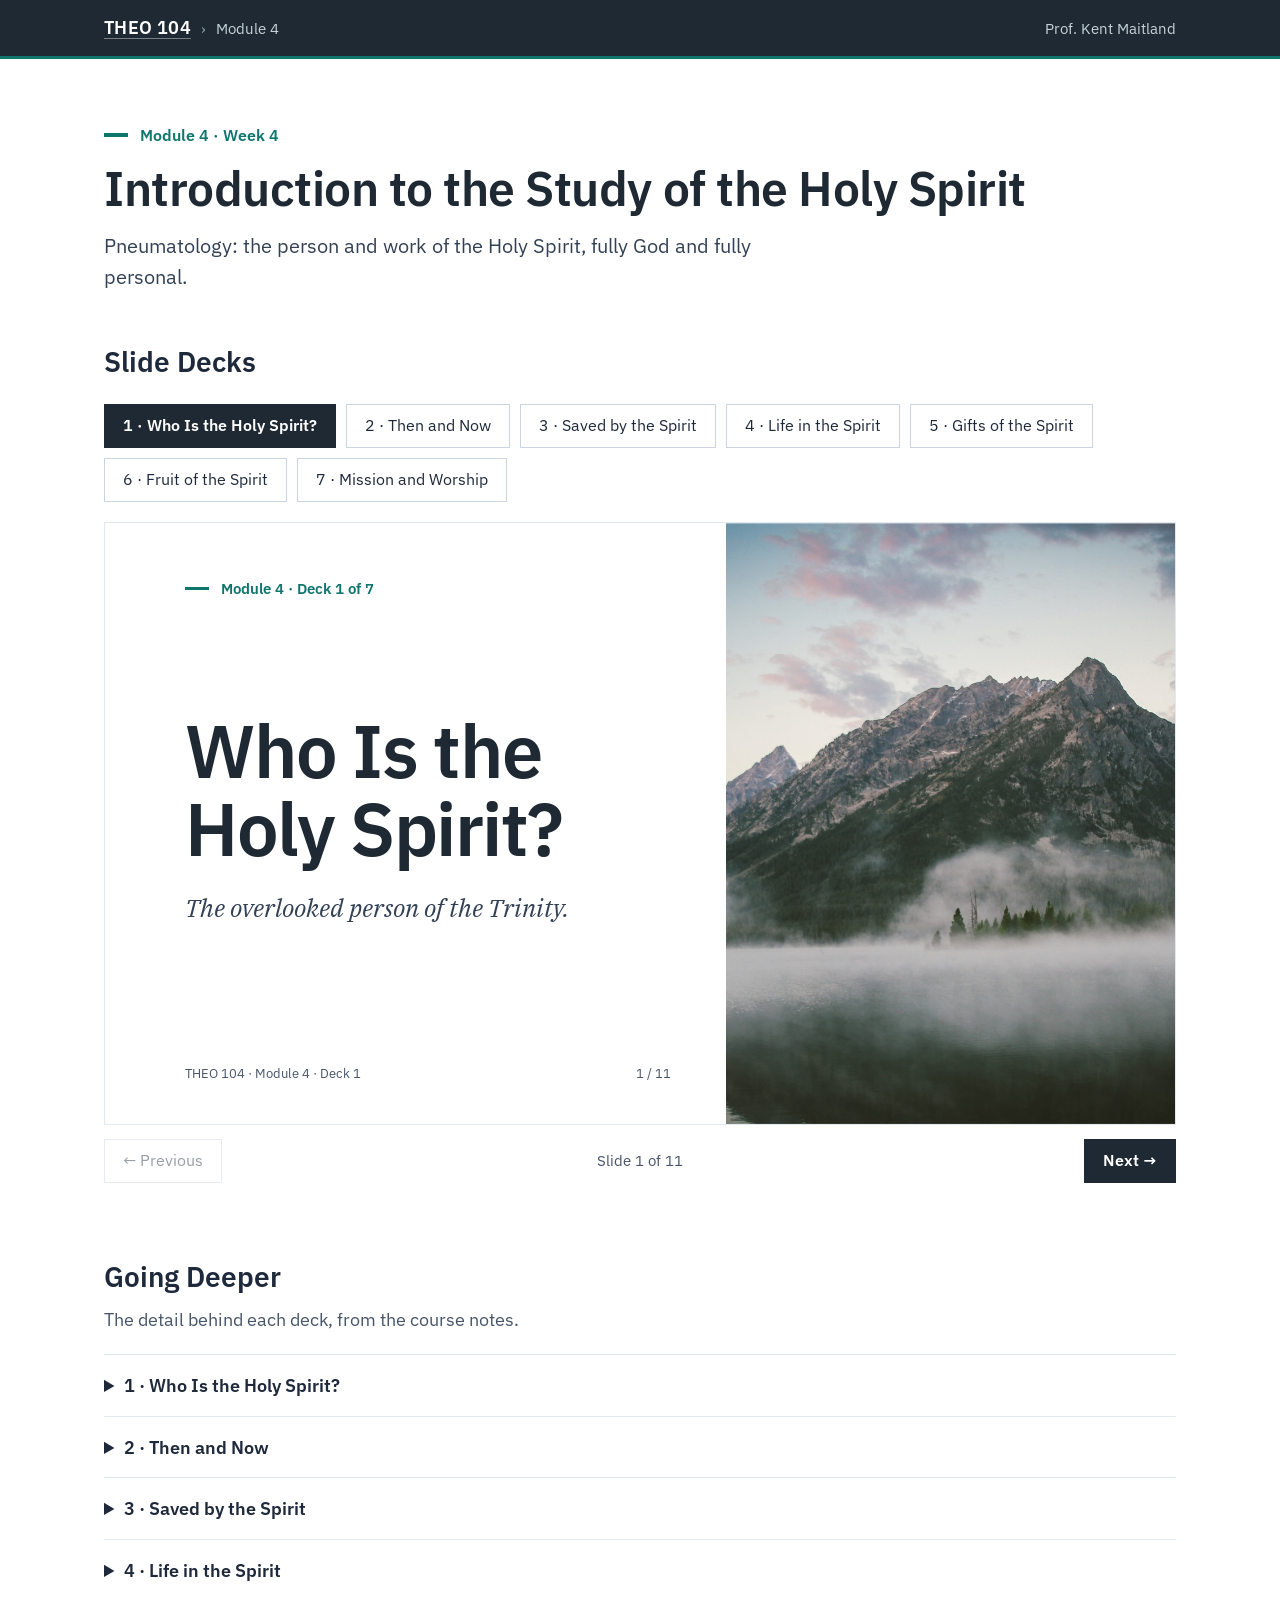
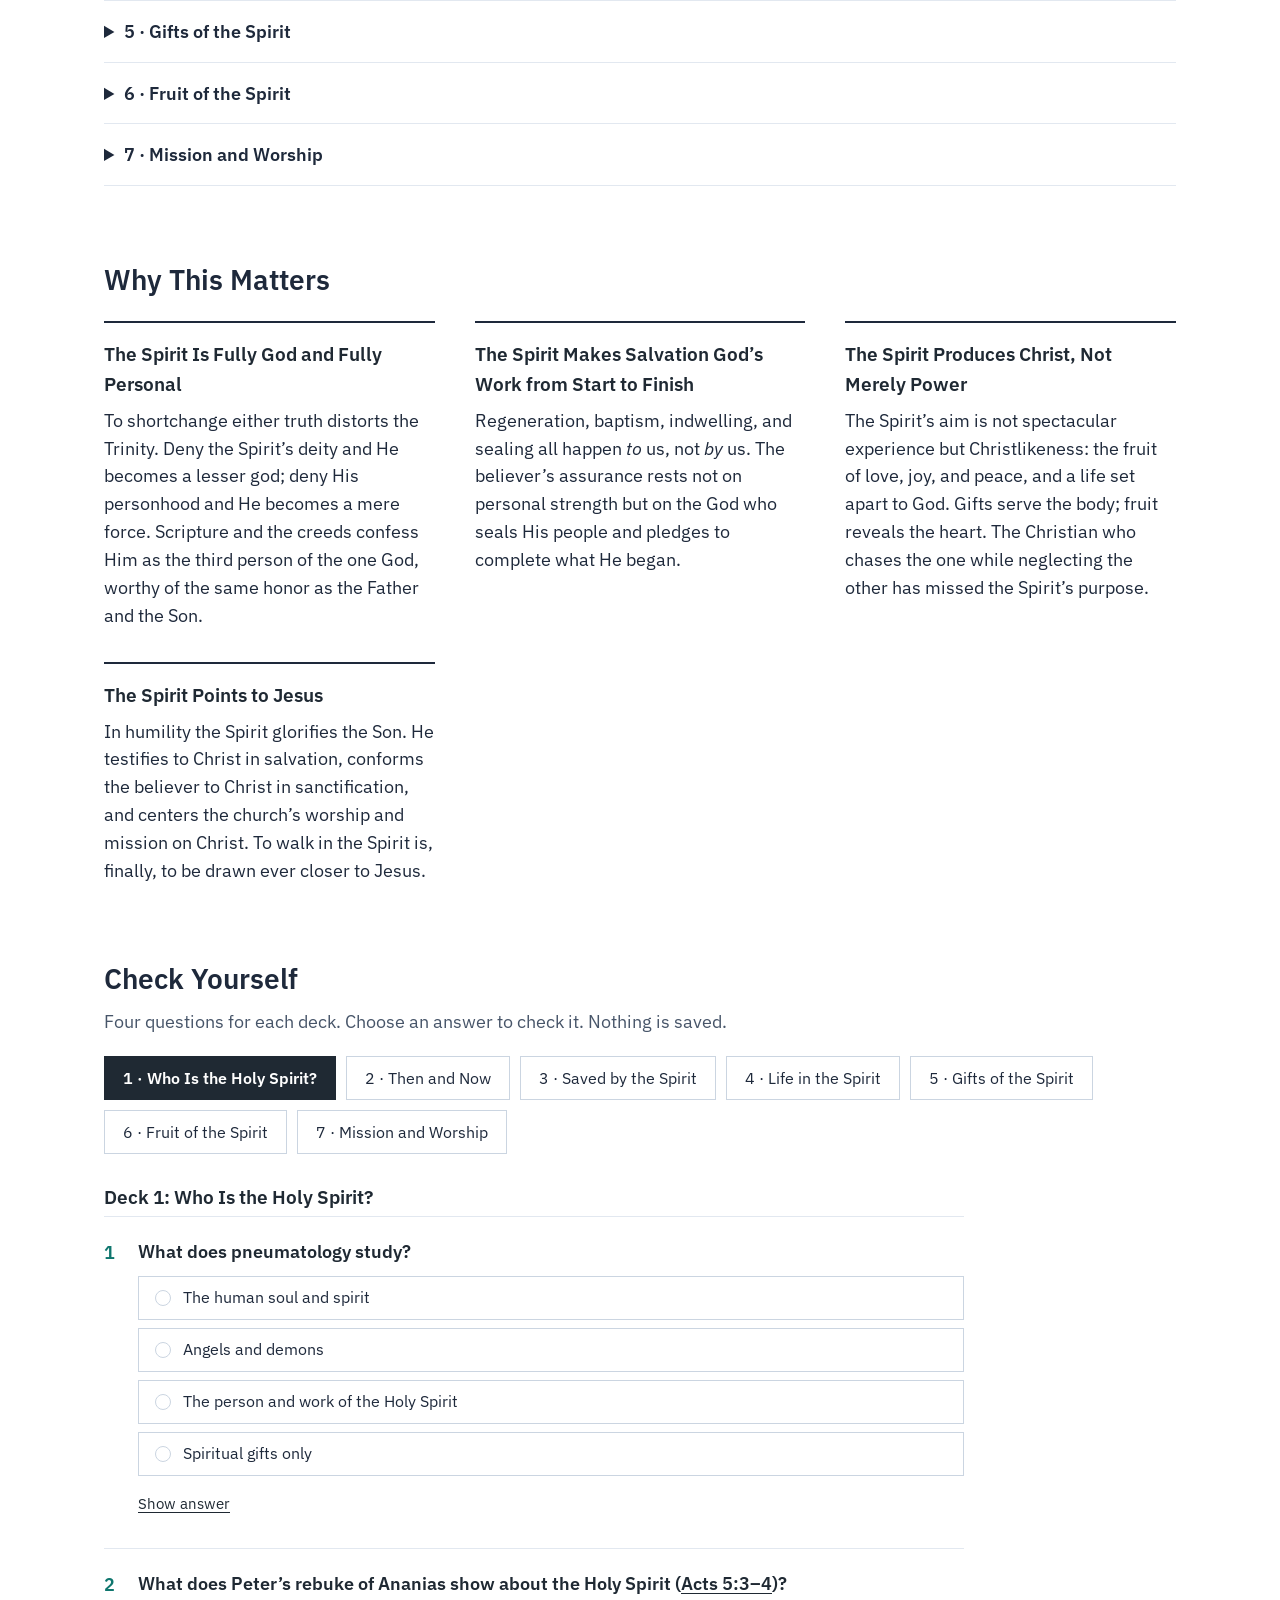
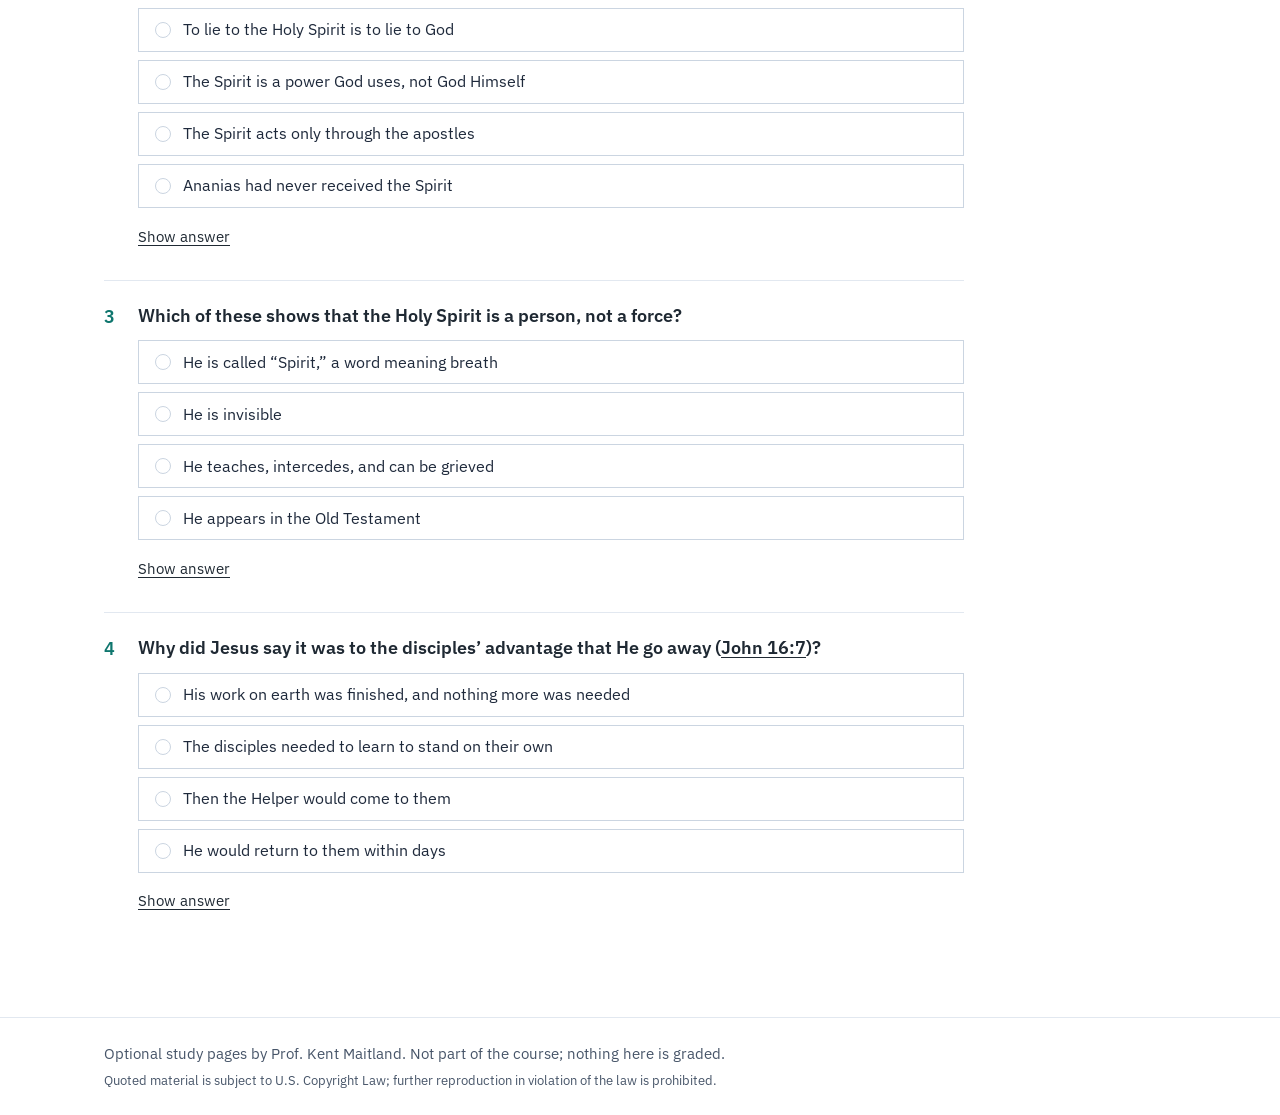
<file: module-4/index.html>
<!doctype html>
<html lang="en" class="no-js">
<head>
<meta charset="utf-8">
<meta name="viewport" content="width=device-width, initial-scale=1">
<title>Module 4: Introduction to the Study of the Holy Spirit · THEO 104</title>
<link rel="preconnect" href="https://fonts.googleapis.com">
<link rel="preconnect" href="https://fonts.gstatic.com" crossorigin>
<link rel="stylesheet" href="https://fonts.googleapis.com/css2?family=IBM+Plex+Sans:ital,wght@0,400;0,600;1,400&amp;family=IBM+Plex+Serif:ital,wght@1,400&amp;display=swap">
<link rel="stylesheet" href="../assets/theo104.css?v=2026-11-24a">
</head>
<body>
<header class="site-head">
<div class="wrap"><nav class="crumbs" aria-label="Breadcrumb"><strong><a href="../">THEO 104</a></strong><span class="sep" aria-hidden="true">›</span><span aria-current="page">Module 4</span></nav><span class="who">Prof. Kent Maitland</span></div>
</header>

<main class="wrap">
<section class="hero">
<div class="label">Module 4 · Week 4</div>
<h1>Introduction to the Study of the Holy Spirit</h1>
<p>Pneumatology: the person and work of the Holy Spirit, fully God and fully personal.</p>
</section>

<section class="block" aria-labelledby="decks-h">
<h2 id="decks-h">Slide Decks</h2>
<ul class="deck-list">
<li><button class="btn" type="button" data-pick aria-pressed="false">1 · Who Is the Holy Spirit?</button></li>
<li><button class="btn" type="button" data-pick aria-pressed="false">2 · Then and Now</button></li>
<li><button class="btn" type="button" data-pick aria-pressed="false">3 · Saved by the Spirit</button></li>
<li><button class="btn" type="button" data-pick aria-pressed="false">4 · Life in the Spirit</button></li>
<li><button class="btn" type="button" data-pick aria-pressed="false">5 · Gifts of the Spirit</button></li>
<li><button class="btn" type="button" data-pick aria-pressed="false">6 · Fruit of the Spirit</button></li>
<li><button class="btn" type="button" data-pick aria-pressed="false">7 · Mission and Worship</button></li>
</ul>

<div class="viewer" tabindex="0" aria-label="Slide viewer. Use the left and right arrow keys to move between slides.">

<!-- ===== Deck 1 ===== -->
<section class="deck" aria-label="Deck 1: Who Is the Holy Spirit?">
<h3 class="deck-name">Deck 1: Who Is the Holy Spirit?</h3>

<div class="slide has-photo">
<figure class="s-photo"><img src="../img/spirit-mist-lake.jpg" alt="Low white mist lying over a still mountain lake beneath a rugged peak" loading="lazy"></figure>
<div class="s-label">Module 4 · Deck 1 of 7</div>
<div class="s-mid">
<h3 class="s-title">Who Is the Holy Spirit?</h3>
<p class="s-lead">The overlooked person of the Trinity.</p>
</div>
<div class="s-foot"><span>THEO 104 · Module 4 · Deck 1</span><span class="s-num"></span></div>
</div>

<div class="slide">
<div class="s-label">Module 4 · Who Is the Holy Spirit?</div>
<h3 class="s-h">The Overlooked Person</h3>
<p class="s-lead">So much attention falls on the Father and the Son that the Spirit can fade into the background.</p>
<figure class="s-quote">
<blockquote>“The person and work of the Holy Spirit is sometimes overlooked or taken for granted.”</blockquote>
<figcaption>Etzel and Small, p. 115</figcaption>
</figure>
<p class="s-text" style="margin-top:0">Yet the questions about Him are no less important than any in Christian doctrine.</p>
<div class="s-foot"><span>THEO 104 · Module 4 · Deck 1</span><span class="s-num"></span></div>
</div>

<div class="slide">
<div class="s-label">Module 4 · Who Is the Holy Spirit?</div>
<h3 class="s-h">What Is Pneumatology?</h3>
<p class="s-lead">From the Greek <em>pneuma</em>, “spirit” or “breath”: the branch of systematic theology that studies the person and work of the Holy Spirit. Module 3 asked who Jesus is; Module 4 asks who the Spirit is and what He does.</p>
<div class="s-end">
<div class="s-cols" style="--n:2">
<div class="s-col"><div class="s-term">The Person of the Spirit</div><p>His deity and His personhood (Deck 1).</p></div>
<div class="s-col"><div class="s-term">The Work of the Spirit</div><p>Before Pentecost and since; in salvation and the Christian life; in gifts, fruit, mission, and worship (Decks 2–7).</p></div>
</div>
</div>
<div class="s-foot"><span>THEO 104 · Module 4 · Deck 1</span><span class="s-num"></span></div>
</div>

<div class="slide">
<div class="s-label">Module 4 · Who Is the Holy Spirit?</div>
<h3 class="s-h">Fully God</h3>
<p class="s-lead">The Spirit is fully God: eternal, uncreated, sharing the one divine nature with the Father and the Son.</p>
<figure class="s-quote">
<blockquote>“Why has Satan filled your heart to lie to the Holy Spirit…? You have not lied to man but to God.”</blockquote>
<figcaption><a href="https://ref.ly/Acts5.3-4;esv">Acts 5:3–4</a></figcaption>
</figure>
<p class="s-text" style="margin-top:0">Peter treats lying to the Holy Spirit as lying to God. <span class="s-ref">Etzel and Small, p. 115</span></p>
<div class="s-foot"><span>THEO 104 · Module 4 · Deck 1</span><span class="s-num"></span></div>
</div>

<div class="slide">
<div class="s-label">Module 4 · Who Is the Holy Spirit?</div>
<h3 class="s-h">He Does What Only God Does</h3>
<div class="s-end">
<div class="s-rows">
<div class="s-row"><div class="s-term">Creates</div><div class="s-gloss">“The Spirit of God was hovering over the face of the waters.” <span class="s-ref"><a href="https://ref.ly/Gen1.2;esv">Gen. 1:2</a>; <a href="https://ref.ly/Ps104.30;esv">Ps. 104:30</a></span></div></div>
<div class="s-row"><div class="s-term">Anoints</div><div class="s-gloss">“The Spirit of the <span class="sc">Lord</span> rushed upon David from that day forward.” <span class="s-ref"><a href="https://ref.ly/1Sam16.13;esv">1 Sam. 16:13</a></span></div></div>
<div class="s-row"><div class="s-term">Leads the Son</div><div class="s-gloss">Jesus, “full of the Holy Spirit,” “was led by the Spirit in the wilderness.” <span class="s-ref"><a href="https://ref.ly/Luke4.1;esv">Luke 4:1</a></span></div></div>
<div class="s-row"><div class="s-term">Shares the name</div><div class="s-gloss">“Baptizing them in the name of the Father and of the Son and of the Holy Spirit.” <span class="s-ref"><a href="https://ref.ly/Matt28.19;esv">Matt. 28:19</a></span></div></div>
</div>
<p class="s-text muted">Creating is a work only God can do. <span class="s-ref">Etzel and Small, p. 116</span></p>
</div>
<div class="s-foot"><span>THEO 104 · Module 4 · Deck 1</span><span class="s-num"></span></div>
</div>

<div class="slide">
<div class="s-label">Module 4 · Who Is the Holy Spirit?</div>
<h3 class="s-h">To Your Advantage</h3>
<figure class="s-quote">
<blockquote>“It is to your advantage that I go away, for if I do not go away, the Helper will not come to you. But if I go, I will send Him to you.”</blockquote>
<figcaption><a href="https://ref.ly/John16.7;esv">John 16:7</a></figcaption>
</figure>
<p class="s-text" style="margin-top:0">Jesus counted the Spirit’s coming a greater gain than His own bodily presence. No creature could be that. <span class="s-ref">Etzel and Small, pp. 116–17</span></p>
<div class="s-foot"><span>THEO 104 · Module 4 · Deck 1</span><span class="s-num"></span></div>
</div>

<div class="slide">
<div class="s-label">Module 4 · Who Is the Holy Spirit?</div>
<h3 class="s-h">He Has God’s Attributes</h3>
<div class="s-end">
<table class="s-table">
<thead><tr><th>Attribute</th><th>Meaning</th><th>Scripture</th></tr></thead>
<tbody>
<tr><td>Omnipresent</td><td>Present everywhere at once</td><td>“Where shall I go from Your Spirit?” <span class="s-ref"><a href="https://ref.ly/Ps139.7;esv">Ps. 139:7</a></span></td></tr>
<tr><td>Omniscient</td><td>Knows all things</td><td>“The Spirit searches everything, even the depths of God.” <span class="s-ref"><a href="https://ref.ly/1Cor2.10;esv">1 Cor. 2:10</a></span></td></tr>
<tr><td>Omnipotent</td><td>All-powerful</td><td>“The Holy Spirit will come upon you, and the power of the Most High will overshadow you.” <span class="s-ref"><a href="https://ref.ly/Luke1.35;esv">Luke 1:35</a></span></td></tr>
</tbody>
</table>
<p class="s-text muted s-cite">Etzel and Small, p. 117</p>
</div>
<div class="s-foot"><span>THEO 104 · Module 4 · Deck 1</span><span class="s-num"></span></div>
</div>

<div class="slide">
<div class="s-label">Module 4 · Who Is the Holy Spirit?</div>
<h3 class="s-h">The Church Confessed It</h3>
<div class="s-end">
<div class="s-rows">
<div class="s-row"><div class="s-term">Apostles’ Creed</div><div class="s-gloss">“I believe in the Holy Spirit.”</div></div>
<div class="s-row"><div class="s-term">Nicene Creed</div><div class="s-gloss">“The Lord, the giver of life … with the Father and the Son is worshiped and glorified.”</div></div>
<div class="s-row"><div class="s-term">Athanasian Creed</div><div class="s-gloss">“The Father is uncreated, the Son is uncreated, the Holy Spirit is uncreated.… The Father is eternal, the Son is eternal, the Holy Spirit is eternal.”</div></div>
</div>
<p class="s-text muted">To be worshiped and glorified with the Father and the Son is to be God. <span class="s-ref">Etzel and Small, p. 118</span></p>
</div>
<div class="s-foot"><span>THEO 104 · Module 4 · Deck 1</span><span class="s-num"></span></div>
</div>

<div class="slide">
<div class="s-label">Module 4 · Who Is the Holy Spirit?</div>
<h3 class="s-h">A Person, Not a Force</h3>
<figure class="s-quote">
<blockquote>“The Holy Spirit is a person, not a vague force.”</blockquote>
<figcaption>Millard Erickson, <em>Christian Theology</em>, quoted in Etzel and Small, p. 120</figcaption>
</figure>
<div class="s-end">
<div class="s-rows tight">
<div class="s-row"><div class="s-term">Teaches</div><div class="s-gloss">“He will teach you all things.” <span class="s-ref"><a href="https://ref.ly/John14.26;esv">John 14:26</a></span></div></div>
<div class="s-row"><div class="s-term">Bears witness</div><div class="s-gloss">“He will bear witness about Me.” <span class="s-ref"><a href="https://ref.ly/John15.26;esv">John 15:26</a></span></div></div>
<div class="s-row"><div class="s-term">Guides and speaks</div><div class="s-gloss">“He will guide you into all the truth … whatever He hears He will speak.” <span class="s-ref"><a href="https://ref.ly/John16.13;esv">John 16:13</a></span></div></div>
<div class="s-row"><div class="s-term">Intercedes</div><div class="s-gloss">“The Spirit Himself intercedes for us.” <span class="s-ref"><a href="https://ref.ly/Rom8.26;esv">Rom. 8:26</a></span></div></div>
<div class="s-row"><div class="s-term">Wills</div><div class="s-gloss">He “apportions to each one individually as He wills.” <span class="s-ref"><a href="https://ref.ly/1Cor12.11;esv">1 Cor. 12:11</a></span></div></div>
<div class="s-row"><div class="s-term">Can be grieved</div><div class="s-gloss">“Do not grieve the Holy Spirit of God.” <span class="s-ref"><a href="https://ref.ly/Eph4.30;esv">Eph. 4:30</a></span></div></div>
</div>
</div>
<div class="s-foot"><span>THEO 104 · Module 4 · Deck 1</span><span class="s-num"></span></div>
</div>

<div class="slide">
<div class="s-label">Module 4 · Who Is the Holy Spirit?</div>
<h3 class="s-h">Equal and Distinct</h3>
<p class="s-lead">“The Father, the Son, and the Holy Spirit are equal in nature, separate in person, and submissive in duties.”</p>
<div class="s-end">
<div class="s-rows">
<div class="s-row"><div class="s-term">Equal in nature</div><div class="s-gloss">No person is more God than another.</div></div>
<div class="s-row"><div class="s-term">Separate in person</div><div class="s-gloss">Each is distinct; none is the other. The Spirit is “another Helper.” <span class="s-ref"><a href="https://ref.ly/John14.16;esv">John 14:16</a></span></div></div>
<div class="s-row"><div class="s-term">Submissive in duties</div><div class="s-gloss">In redemption the Spirit is sent and serves—role, not being. <span class="s-ref"><a href="https://ref.ly/John14.26;esv">John 14:26</a>; <a href="https://ref.ly/John16.7;esv">16:7</a></span></div></div>
</div>
<p class="s-text muted s-cite">Etzel and Small, pp. 51–53</p>
</div>
<div class="s-foot"><span>THEO 104 · Module 4 · Deck 1</span><span class="s-num"></span></div>
</div>

<div class="slide">
<div class="s-label">Module 4 · Who Is the Holy Spirit?</div>
<h3 class="s-h">He Points to Jesus</h3>
<figure class="s-quote">
<blockquote>“He will glorify Me, for He will take what is Mine and declare it to you.”</blockquote>
<figcaption><a href="https://ref.ly/John16.14;esv">John 16:14</a></figcaption>
</figure>
<p class="s-text" style="margin-top:0">In humility the Spirit exalts the Son. <span class="s-ref">Etzel and Small, p. 119</span></p>
<p class="s-text">The selflessness that makes Him easy to overlook is itself a mark of His personhood.</p>
<div class="s-end">
<div class="s-next"><span class="tag">Up next · Deck 2</span><span class="q">How did the Spirit work before Pentecost, and how does He work now?</span></div>
</div>
<div class="s-foot"><span>THEO 104 · Module 4 · Deck 1</span><span class="s-num"></span></div>
</div>

</section>

<!-- ===== Deck 2 ===== -->
<section class="deck" aria-label="Deck 2: Then and Now">
<h3 class="deck-name">Deck 2: Then and Now</h3>

<div class="slide has-photo">
<figure class="s-photo"><img src="../img/then-now-dawn-peak.jpg" alt="A snow-covered alpine peak wrapped in cloud under a pink-blue dawn sky" loading="lazy"></figure>
<div class="s-label">Module 4 · Deck 2 of 7</div>
<div class="s-mid">
<h3 class="s-title">Then and Now</h3>
<p class="s-lead">How did the Spirit work before Pentecost, and how does He work now?</p>
</div>
<div class="s-foot"><span>THEO 104 · Module 4 · Deck 2</span><span class="s-num"></span></div>
</div>

<div class="slide">
<div class="s-label">Module 4 · Then and Now</div>
<h3 class="s-h">Never Absent</h3>
<p class="s-lead">The Spirit has always been at work. After Pentecost His ministry takes a decisive new shape.</p>
<div class="s-end">
<div class="s-cols" style="--n:2">
<div class="s-col"><div class="s-term">Imagining Him absent</div><p>As if the Spirit did nothing before Pentecost.</p></div>
<div class="s-col"><div class="s-term">Flattening the new gift</div><p>As if nothing changed when He came to dwell in every believer.</p></div>
</div>
</div>
<div class="s-foot"><span>THEO 104 · Module 4 · Deck 2</span><span class="s-num"></span></div>
</div>

<div class="slide">
<div class="s-label">Module 4 · Then and Now</div>
<h3 class="s-h">He Came Upon</h3>
<p class="s-lead">Before Pentecost the Spirit often came upon chosen people for a chosen work.</p>
<div class="s-end">
<div class="s-rows">
<div class="s-row"><div class="s-term">Craftsmen</div><div class="s-gloss">“I have filled him with the Spirit of God, with ability and intelligence.” <span class="s-ref"><a href="https://ref.ly/Exod31.3;esv">Exod. 31:3</a></span></div></div>
<div class="s-row"><div class="s-term">Kings</div><div class="s-gloss">“The Spirit of the <span class="sc">Lord</span> rushed upon David from that day forward.” <span class="s-ref"><a href="https://ref.ly/1Sam16.13;esv">1 Sam. 16:13</a></span></div></div>
<div class="s-row"><div class="s-term">Prophets</div><div class="s-gloss">“The Spirit of the Lord <span class="sc">God</span> is upon Me, because the <span class="sc">Lord</span> has anointed Me.” <span class="s-ref"><a href="https://ref.ly/Isa61.1;esv">Isa. 61:1</a></span></div></div>
</div>
<p class="s-text muted">The textbook speaks of the Spirit’s indwelling and filling in both Testaments. He filled craftsmen and came upon prophets for their work; what Scripture does not show before Pentecost is His permanent dwelling in every believer. <span class="s-ref">Etzel and Gutierrez, p. 189</span></p>
</div>
<div class="s-foot"><span>THEO 104 · Module 4 · Deck 2</span><span class="s-num"></span></div>
</div>

<div class="slide">
<div class="s-label">Module 4 · Then and Now</div>
<h3 class="s-h">And He Could Depart</h3>
<div class="s-end">
<div class="s-rows">
<div class="s-row"><div class="s-term">Saul</div><div class="s-gloss">“The Spirit of the <span class="sc">Lord</span> departed from Saul.” <span class="s-ref"><a href="https://ref.ly/1Sam16.14;esv">1 Sam. 16:14</a></span></div></div>
<div class="s-row"><div class="s-term">David’s plea</div><div class="s-gloss">“Take not Your Holy Spirit from me.” <span class="s-ref"><a href="https://ref.ly/Ps51.11;esv">Ps. 51:11</a></span></div></div>
</div>
<p class="s-text muted">Having watched it happen to Saul, David prayed not to lose the Spirit’s anointing for his kingship. His salvation was not in question.</p>
</div>
<div class="s-foot"><span>THEO 104 · Module 4 · Deck 2</span><span class="s-num"></span></div>
</div>

<div class="slide">
<div class="s-label">Module 4 · Then and Now</div>
<h3 class="s-h">Born of the Spirit, Then Too</h3>
<figure class="s-quote">
<blockquote>“Unless one is born again he cannot see the kingdom of God.”</blockquote>
<figcaption><a href="https://ref.ly/John3.3;esv">John 3:3</a></figcaption>
</figure>
<div class="s-end">
<div class="s-rows">
<div class="s-row"><div class="s-term">Israel’s teacher should have known</div><div class="s-gloss">“Are you the teacher of Israel and yet you do not understand these things?” <span class="s-ref"><a href="https://ref.ly/John3.10;esv">John 3:10</a></span></div></div>
<div class="s-row"><div class="s-term">A circumcised heart</div><div class="s-gloss">“The <span class="sc">Lord</span> your God will circumcise your heart … that you may live.” <span class="s-ref"><a href="https://ref.ly/Deut30.6;esv">Deut. 30:6</a></span></div></div>
</div>
<p class="s-text muted">The Spirit gave new life in every age and abode with those He saved. What He did not yet do was dwell in every believer permanently.</p>
</div>
<div class="s-foot"><span>THEO 104 · Module 4 · Deck 2</span><span class="s-num"></span></div>
</div>

<div class="slide">
<div class="s-label">Module 4 · Then and Now</div>
<h3 class="s-h">A Day Promised</h3>
<figure class="s-quote">
<blockquote>“I will give you a new heart, and a new spirit I will put within you.… And I will put My Spirit within you.”</blockquote>
<figcaption><a href="https://ref.ly/Ezek36.26-27;esv">Ezek. 36:26–27</a></figcaption>
</figure>
<p class="s-text" style="margin-top:0">Through Ezekiel, God promised Israel a day when He would put His Spirit within them.</p>
<div class="s-foot"><span>THEO 104 · Module 4 · Deck 2</span><span class="s-num"></span></div>
</div>

<div class="slide">
<div class="s-label">Module 4 · Then and Now</div>
<h3 class="s-h">With You, Then in You</h3>
<figure class="s-quote">
<blockquote>“He dwells with you and will be in you.”</blockquote>
<figcaption><a href="https://ref.ly/John14.17;esv">John 14:17</a></figcaption>
</figure>
<div class="s-end">
<div class="s-rows">
<div class="s-row"><div class="s-term">Not yet given</div><div class="s-gloss">“As yet the Spirit had not been given, because Jesus was not yet glorified.” <span class="s-ref"><a href="https://ref.ly/John7.39;esv">John 7:39</a></span></div></div>
<div class="s-row"><div class="s-term">Poured out</div><div class="s-gloss">“Being therefore exalted at the right hand of God … He has poured out this that you yourselves are seeing and hearing.” <span class="s-ref"><a href="https://ref.ly/Acts2.33;esv">Acts 2:33</a></span></div></div>
</div>
</div>
<div class="s-foot"><span>THEO 104 · Module 4 · Deck 2</span><span class="s-num"></span></div>
</div>

<div class="slide">
<div class="s-label">Module 4 · Then and Now</div>
<h3 class="s-h">Then and Now</h3>
<div class="s-end">
<table class="s-table">
<thead><tr><th>Question</th><th>Before Pentecost</th><th>Since Pentecost</th></tr></thead>
<tbody>
<tr><td>Who</td><td>Chosen individuals, for a task</td><td>Every believer</td></tr>
<tr><td>How</td><td>Came upon</td><td>Dwells within</td></tr>
<tr><td>How long</td><td>Could depart</td><td>Forever <span class="s-ref"><a href="https://ref.ly/John14.16;esv">John 14:16</a></span></td></tr>
</tbody>
</table>
<p class="s-text muted">In both: new birth by the Spirit.</p>
<div class="s-next"><span class="tag">Up next · Deck 3</span><span class="q">What does the Spirit do the moment someone is saved?</span></div>
</div>
<div class="s-foot"><span>THEO 104 · Module 4 · Deck 2</span><span class="s-num"></span></div>
</div>

</section>

<!-- ===== Deck 3 ===== -->
<section class="deck" aria-label="Deck 3: Saved by the Spirit">
<h3 class="deck-name">Deck 3: Saved by the Spirit</h3>

<div class="slide has-photo">
<figure class="s-photo"><img src="../img/new-birth-sprout.jpg" alt="A single green sprout in a wide field of dark gravel under a pale sky" loading="lazy"></figure>
<div class="s-label">Module 4 · Deck 3 of 7</div>
<div class="s-mid">
<h3 class="s-title">Saved by the Spirit</h3>
<p class="s-lead">What does the Spirit do the moment someone is saved?</p>
</div>
<div class="s-foot"><span>THEO 104 · Module 4 · Deck 3</span><span class="s-num"></span></div>
</div>

<div class="slide">
<div class="s-label">Module 4 · Saved by the Spirit</div>
<h3 class="s-h">Who Saves?</h3>
<figure class="s-quote">
<blockquote>“From the start, salvation is a work of God.”</blockquote>
<figcaption>Etzel and Small, p. 124</figcaption>
</figure>
<div class="s-end">
<div class="s-cols" style="--n:2">
<div class="s-col"><div class="s-term">If we save ourselves</div><p>We must keep ourselves saved by our own works.</p></div>
<div class="s-col"><div class="s-term">If God saves</div><p>God, who began the work, will also keep it.</p></div>
</div>
<p class="s-text muted s-cite">Etzel and Small, p. 121</p>
</div>
<div class="s-foot"><span>THEO 104 · Module 4 · Deck 3</span><span class="s-num"></span></div>
</div>

<div class="slide">
<div class="s-label">Module 4 · Saved by the Spirit</div>
<h3 class="s-h">Four Works at Once</h3>
<p class="s-lead">At the moment of salvation the Holy Spirit does four things at once.</p>
<div class="s-end">
<div class="s-cols" style="--n:4">
<div class="s-col"><span class="num">1</span><div class="s-term">Regeneration</div><p>New birth</p></div>
<div class="s-col"><span class="num">2</span><div class="s-term">Baptism</div><p>Into one body</p></div>
<div class="s-col"><span class="num">3</span><div class="s-term">Indwelling</div><p>God takes up residence</p></div>
<div class="s-col"><span class="num">4</span><div class="s-term">Sealing</div><p>God guarantees the outcome</p></div>
</div>
<p class="s-text muted">They are told apart by what each one does, not by order. <span class="s-ref">Etzel and Small, p. 121</span></p>
</div>
<div class="s-foot"><span>THEO 104 · Module 4 · Deck 3</span><span class="s-num"></span></div>
</div>

<div class="slide">
<div class="s-label">Module 4 · Saved by the Spirit</div>
<h3 class="s-h">New Birth</h3>
<figure class="s-quote">
<blockquote>“He saved us, not because of works done by us in righteousness, but according to His own mercy, by the washing of regeneration and renewal of the Holy Spirit.”</blockquote>
<figcaption><a href="https://ref.ly/Titus3.5;esv">Titus 3:5</a></figcaption>
</figure>
<div class="s-end">
<div class="s-rows">
<div class="s-row"><div class="s-term">Born again</div><div class="s-gloss">“Unless one is born again he cannot see the kingdom of God.” <span class="s-ref"><a href="https://ref.ly/John3.3;esv">John 3:3</a></span></div></div>
<div class="s-row"><div class="s-term">A new creation</div><div class="s-gloss">“If anyone is in Christ, he is a new creation.” <span class="s-ref"><a href="https://ref.ly/2Cor5.17;esv">2 Cor. 5:17</a></span></div></div>
</div>
<p class="s-text muted">We cannot make ourselves new. <span class="s-ref">Etzel and Small, p. 122</span></p>
</div>
<div class="s-foot"><span>THEO 104 · Module 4 · Deck 3</span><span class="s-num"></span></div>
</div>

<div class="slide">
<div class="s-label">Module 4 · Saved by the Spirit</div>
<h3 class="s-h">He Convicts</h3>
<figure class="s-quote">
<blockquote>“He will convict the world concerning sin and righteousness and judgment.”</blockquote>
<figcaption><a href="https://ref.ly/John16.8;esv">John 16:8</a></figcaption>
</figure>
<div class="s-end">
<div class="s-rows">
<div class="s-row"><div class="s-term">Through the Word</div><div class="s-gloss">He convicts where Scripture is heard.</div></div>
<div class="s-row"><div class="s-term">It can be resisted</div><div class="s-gloss">Conviction is not the new birth itself. <span class="s-ref"><a href="https://ref.ly/Acts7.51;esv">Acts 7:51</a></span></div></div>
</div>
</div>
<div class="s-foot"><span>THEO 104 · Module 4 · Deck 3</span><span class="s-num"></span></div>
</div>

<div class="slide">
<div class="s-label">Module 4 · Saved by the Spirit</div>
<h3 class="s-h">Spirit Baptism: Into One Body</h3>
<figure class="s-quote">
<blockquote>“In one Spirit we were all baptized into one body—Jews or Greeks, slaves or free.”</blockquote>
<figcaption><a href="https://ref.ly/1Cor12.13;esv">1 Cor. 12:13</a></figcaption>
</figure>
<div class="s-end">
<div class="s-rows">
<div class="s-row"><div class="s-term">Not water baptism</div><div class="s-gloss">A spiritual reality, not the ordinance.</div></div>
<div class="s-row"><div class="s-term">Christ is the baptizer</div><div class="s-gloss">“He who baptizes with the Holy Spirit.” <span class="s-ref"><a href="https://ref.ly/John1.33;esv">John 1:33</a>; <a href="https://ref.ly/Matt3.11;esv">Matt. 3:11</a></span></div></div>
<div class="s-row"><div class="s-term">Once, at faith</div><div class="s-gloss">For every believer since Pentecost.</div></div>
<div class="s-row"><div class="s-term">Never commanded</div><div class="s-gloss">Not a second blessing to seek.</div></div>
</div>
</div>
<div class="s-foot"><span>THEO 104 · Module 4 · Deck 3</span><span class="s-num"></span></div>
</div>

<div class="slide">
<div class="s-label">Module 4 · Saved by the Spirit</div>
<h3 class="s-h">Indwelling: God’s Temple</h3>
<figure class="s-quote">
<blockquote>“Your body is a temple of the Holy Spirit within you, whom you have from God.”</blockquote>
<figcaption><a href="https://ref.ly/1Cor6.19;esv">1 Cor. 6:19</a></figcaption>
</figure>
<div class="s-end">
<div class="s-rows">
<div class="s-row"><div class="s-term">The church together</div><div class="s-gloss">“You are God’s temple and … God’s Spirit dwells in you.” <span class="s-ref"><a href="https://ref.ly/1Cor3.16;esv">1 Cor. 3:16</a></span></div></div>
<div class="s-row"><div class="s-term">Every believer</div><div class="s-gloss">“Anyone who does not have the Spirit of Christ does not belong to Him.” <span class="s-ref"><a href="https://ref.ly/Rom8.9;esv">Rom. 8:9</a></span></div></div>
</div>
<p class="s-text muted">As God dwelt in the temple, He now dwells in believers. <span class="s-ref">Etzel and Small, p. 123</span></p>
</div>
<div class="s-foot"><span>THEO 104 · Module 4 · Deck 3</span><span class="s-num"></span></div>
</div>

<div class="slide">
<div class="s-label">Module 4 · Saved by the Spirit</div>
<h3 class="s-h">Sealing: God’s Guarantee</h3>
<figure class="s-quote">
<blockquote>“You … were sealed with the promised Holy Spirit, who is the guarantee of our inheritance until we acquire possession of it.”</blockquote>
<figcaption><a href="https://ref.ly/Eph1.13-14;esv">Eph. 1:13–14</a>; <a href="https://ref.ly/2Cor1.22;esv">2 Cor. 1:22</a></figcaption>
</figure>
<p class="s-text" style="margin-top:0">A down payment pledges the full purchase; the Spirit is God’s pledge that He will complete our salvation. <span class="s-ref">Etzel and Small, p. 124</span></p>
<p class="s-text">Scripture never commands believers to be sealed, only not to grieve the Spirit by whom they were sealed. <span class="s-ref"><a href="https://ref.ly/Eph4.30;esv">Eph. 4:30</a></span></p>
<div class="s-foot"><span>THEO 104 · Module 4 · Deck 3</span><span class="s-num"></span></div>
</div>

<div class="slide">
<div class="s-label">Module 4 · Saved by the Spirit</div>
<h3 class="s-h">Begun and Finished</h3>
<figure class="s-quote">
<blockquote>“He who began a good work in you will bring it to completion at the day of Jesus Christ.”</blockquote>
<figcaption><a href="https://ref.ly/Phil1.6;esv">Phil. 1:6</a></figcaption>
</figure>
<p class="s-text" style="margin-top:0">The Spirit’s presence now is God’s pledge that He will finish what He began.</p>
<div class="s-end">
<div class="s-next"><span class="tag">Up next · Deck 4</span><span class="q">What does the Spirit do across the Christian life?</span></div>
</div>
<div class="s-foot"><span>THEO 104 · Module 4 · Deck 3</span><span class="s-num"></span></div>
</div>

</section>

<!-- ===== Deck 4 ===== -->
<section class="deck" aria-label="Deck 4: Life in the Spirit">
<h3 class="deck-name">Deck 4: Life in the Spirit</h3>

<div class="slide has-photo">
<figure class="s-photo"><img src="../img/life-forest-trail.jpg" alt="A sunlit trail of frosty ground between tall conifers, long shadows across the path" loading="lazy"></figure>
<div class="s-label">Module 4 · Deck 4 of 7</div>
<div class="s-mid">
<h3 class="s-title">Life in the Spirit</h3>
<p class="s-lead">What does the Spirit do across the Christian life?</p>
</div>
<div class="s-foot"><span>THEO 104 · Module 4 · Deck 4</span><span class="s-num"></span></div>
</div>

<div class="slide">
<div class="s-label">Module 4 · Life in the Spirit</div>
<h3 class="s-h">The Goal: Like Christ</h3>
<figure class="s-quote">
<blockquote>“Those whom He foreknew He also predestined to be conformed to the image of His Son.”</blockquote>
<figcaption><a href="https://ref.ly/Rom8.29;esv">Rom. 8:29</a></figcaption>
</figure>
<p class="s-text" style="margin-top:0">Salvation is the beginning. The same Spirit who saves goes on working to make the believer like Jesus. <span class="s-ref">Etzel and Small, p. 127</span></p>
<div class="s-foot"><span>THEO 104 · Module 4 · Deck 4</span><span class="s-num"></span></div>
</div>

<div class="slide">
<div class="s-label">Module 4 · Life in the Spirit</div>
<h3 class="s-h">Filled: Under His Control</h3>
<figure class="s-quote">
<blockquote>“Do not get drunk with wine, for that is debauchery, but be filled with the Spirit.”</blockquote>
<figcaption><a href="https://ref.ly/Eph5.18;esv">Eph. 5:18</a></figcaption>
</figure>
<p class="s-text" style="margin-top:0">As wine governs a drunk man, the Spirit is to govern the believer. <span class="s-ref">Etzel and Gutierrez, p. 189</span></p>
<div class="s-end">
<div class="s-rows">
<div class="s-row"><div class="s-term">Baptism and indwelling</div><div class="s-gloss">Once, in every believer, never lost.</div></div>
<div class="s-row"><div class="s-term">Filling</div><div class="s-gloss">Commanded, continual, a matter of degree. The believer does not get more of the Spirit; the Spirit takes fuller control of him.</div></div>
</div>
</div>
<div class="s-foot"><span>THEO 104 · Module 4 · Deck 4</span><span class="s-num"></span></div>
</div>

<div class="slide">
<div class="s-label">Module 4 · Life in the Spirit</div>
<h3 class="s-h">Marks of a Filled Life</h3>
<p class="s-lead">Filling is not a crisis experience to seek. The believer is filled as he yields to the Spirit and obeys the Word.</p>
<div class="s-end">
<div class="s-cols">
<div class="s-col"><span class="num">1</span><div class="s-term">Singing</div><p class="verse">“Addressing one another in psalms and hymns and spiritual songs.”</p><span class="s-ref"><a href="https://ref.ly/Eph5.19;esv">Eph. 5:19</a></span></div>
<div class="s-col"><span class="num">2</span><div class="s-term">Thanksgiving</div><p class="verse">“Giving thanks always and for everything.”</p><span class="s-ref"><a href="https://ref.ly/Eph5.20;esv">Eph. 5:20</a></span></div>
<div class="s-col"><span class="num">3</span><div class="s-term">Submission</div><p class="verse">“Submitting to one another out of reverence for Christ.”</p><span class="s-ref"><a href="https://ref.ly/Eph5.21;esv">Eph. 5:21</a></span></div>
</div>
<p class="s-text muted">Sin grieves the Spirit (<a href="https://ref.ly/Eph4.30;esv">Eph. 4:30</a>), and believers can quench Him (<a href="https://ref.ly/1Thess5.19;esv">1 Thess. 5:19</a>).</p>
</div>
<div class="s-foot"><span>THEO 104 · Module 4 · Deck 4</span><span class="s-num"></span></div>
</div>

<div class="slide">
<div class="s-label">Module 4 · Life in the Spirit</div>
<h3 class="s-h">Set Apart</h3>
<p class="s-lead">Sanctification means being set apart: away from sin, and to God.</p>
<figure class="s-quote">
<blockquote>“You shall be holy, for I am holy.”</blockquote>
<figcaption><a href="https://ref.ly/1Pet1.16;esv">1 Pet. 1:16</a></figcaption>
</figure>
<p class="s-text" style="margin-top:0">It is a holiness only God can produce in us, chiefly through the Spirit. <span class="s-ref">Etzel and Small, pp. 128–29</span></p>
<div class="s-foot"><span>THEO 104 · Module 4 · Deck 4</span><span class="s-num"></span></div>
</div>

<div class="slide">
<div class="s-label">Module 4 · Life in the Spirit</div>
<h3 class="s-h">Three Tenses</h3>
<div class="s-end">
<table class="s-table">
<thead><tr><th>Tense</th><th>Also called</th><th>What it means</th></tr></thead>
<tbody>
<tr><td>Past</td><td>Positional</td><td>Set apart to God at the moment of salvation</td></tr>
<tr><td>Present</td><td>Progressive</td><td>Being made more like Christ throughout life</td></tr>
<tr><td>Future</td><td>Prospective</td><td>Fully set apart from sin in our heavenly home</td></tr>
</tbody>
</table>
<p class="s-text muted s-cite">Etzel and Small, pp. 128–29</p>
</div>
<div class="s-foot"><span>THEO 104 · Module 4 · Deck 4</span><span class="s-num"></span></div>
</div>

<div class="slide">
<div class="s-label">Module 4 · Life in the Spirit</div>
<h3 class="s-h">Light on the Word</h3>
<figure class="s-quote">
<blockquote>“Open my eyes, that I may behold wondrous things out of Your law.”</blockquote>
<figcaption><a href="https://ref.ly/Ps119.18;esv">Ps. 119:18</a></figcaption>
</figure>
<div class="s-end">
<div class="s-rows">
<div class="s-row"><div class="s-term">The need</div><div class="s-gloss">“The natural person does not accept the things of the Spirit of God.” <span class="s-ref"><a href="https://ref.ly/1Cor2.14;esv">1 Cor. 2:14</a>; <a href="https://ref.ly/2Cor4.4;esv">2 Cor. 4:4</a></span></div></div>
<div class="s-row"><div class="s-term">What it is not</div><div class="s-gloss">It adds nothing to Scripture and does not replace study. The Bereans examined “the Scriptures daily.” <span class="s-ref"><a href="https://ref.ly/Acts17.11;esv">Acts 17:11</a></span></div></div>
<div class="s-row"><div class="s-term">What it is</div><div class="s-gloss">The Spirit enables the reader to receive the Word, judge it rightly, and obey it.</div></div>
</div>
<p class="s-text muted">Study and the Spirit work together. <span class="s-ref">Etzel and Gutierrez, p. 49</span></p>
</div>
<div class="s-foot"><span>THEO 104 · Module 4 · Deck 4</span><span class="s-num"></span></div>
</div>

<div class="slide">
<div class="s-label">Module 4 · Life in the Spirit</div>
<h3 class="s-h">Help in Prayer</h3>
<figure class="s-quote">
<blockquote>“The Spirit Himself intercedes for us with groanings too deep for words.”</blockquote>
<figcaption><a href="https://ref.ly/Rom8.26;esv">Rom. 8:26</a></figcaption>
</figure>
<p class="s-text" style="margin-top:0">“The Spirit intercedes for the saints according to the will of God.” <span class="s-ref"><a href="https://ref.ly/Rom8.27;esv">Rom. 8:27</a></span></p>
<div class="s-foot"><span>THEO 104 · Module 4 · Deck 4</span><span class="s-num"></span></div>
</div>

<div class="slide">
<div class="s-label">Module 4 · Life in the Spirit</div>
<h3 class="s-h">Renewed Day by Day</h3>
<figure class="s-quote">
<blockquote>“Be transformed by the renewal of your mind.”</blockquote>
<figcaption><a href="https://ref.ly/Rom12.2;esv">Rom. 12:2</a></figcaption>
</figure>
<div class="s-end">
<div class="s-cols" style="--n:2">
<div class="s-col"><div class="s-term">Regeneration</div><p>Once: new birth, from death to life.</p></div>
<div class="s-col"><div class="s-term">Renewal</div><p class="verse">“A day-by-day constant renovation.”</p><span class="s-ref">Etzel and Gutierrez, pp. 185–86</span></div>
</div>
</div>
<div class="s-foot"><span>THEO 104 · Module 4 · Deck 4</span><span class="s-num"></span></div>
</div>

<div class="slide">
<div class="s-label">Module 4 · Life in the Spirit</div>
<h3 class="s-h">Holding Back Evil</h3>
<p class="s-lead">The Spirit restrains sin in the world, so that people are not as evil as they could be, without saving all whom He restrains.</p>
<p class="s-text">He works directly on the conscience. <span class="s-ref"><a href="https://ref.ly/Rom2.15;esv">Rom. 2:15</a></span></p>
<div class="s-end">
<div class="s-cols">
<div class="s-col"><span class="num">1</span><div class="s-term">Through the Christian</div><p>A believer set apart to God resists sin and influences others.</p></div>
<div class="s-col"><span class="num">2</span><div class="s-term">Through the church</div><p>A congregation equipped for ministry restrains evil around it.</p><span class="s-ref"><a href="https://ref.ly/Eph4.11-16;esv">Eph. 4:11–16</a></span></div>
<div class="s-col"><span class="num">3</span><div class="s-term">Through institutions</div><p>Families, schools, and governments, as when laws protect human life.</p><span class="s-ref"><a href="https://ref.ly/Rom13.4;esv">Rom. 13:4</a></span></div>
</div>
<p class="s-text muted s-cite">Etzel and Small, pp. 130–31</p>
</div>
<div class="s-foot"><span>THEO 104 · Module 4 · Deck 4</span><span class="s-num"></span></div>
</div>

<div class="slide">
<div class="s-label">Module 4 · Life in the Spirit</div>
<h3 class="s-h">The Restrainer</h3>
<figure class="s-quote">
<blockquote>“The mystery of lawlessness is already at work. Only He who now restrains it will do so until He is out of the way.”</blockquote>
<figcaption><a href="https://ref.ly/2Thess2.7;esv">2 Thess. 2:7</a></figcaption>
</figure>
<p class="s-text" style="margin-top:0">The restrainer is the Holy Spirit, who restrains mostly through believers and through government. When He is “out of the way,” He stops restraining, but He does not leave. More in Module 8.</p>
<div class="s-end">
<div class="s-next"><span class="tag">Up next · Deck 5</span><span class="q">What are spiritual gifts, and what are they for?</span></div>
</div>
<div class="s-foot"><span>THEO 104 · Module 4 · Deck 4</span><span class="s-num"></span></div>
</div>

</section>

<!-- ===== Deck 5 ===== -->
<section class="deck" aria-label="Deck 5: Gifts of the Spirit">
<h3 class="deck-name">Deck 5: Gifts of the Spirit</h3>

<div class="slide has-photo">
<figure class="s-photo"><img src="../img/gifts-piano-hands.jpg" alt="Two hands playing an old piano keyboard in warm shadow" loading="lazy"></figure>
<div class="s-label">Module 4 · Deck 5 of 7</div>
<div class="s-mid">
<h3 class="s-title">Gifts of the Spirit</h3>
<p class="s-lead">What are spiritual gifts, and what are they for?</p>
</div>
<div class="s-foot"><span>THEO 104 · Module 4 · Deck 5</span><span class="s-num"></span></div>
</div>

<div class="slide">
<div class="s-label">Module 4 · Gifts of the Spirit</div>
<h3 class="s-h">What Is a Spiritual Gift?</h3>
<p class="s-lead">A gift (Greek <em>charisma</em>) given by the Holy Spirit to a Christian for serving the church.</p>
<figure class="s-quote">
<blockquote>“To each is given the manifestation of the Spirit for the common good.”</blockquote>
<figcaption><a href="https://ref.ly/1Cor12.7;esv">1 Cor. 12:7</a></figcaption>
</figure>
<p class="s-text muted s-cite" style="margin-top:0">Etzel and Small, p. 134</p>
<div class="s-foot"><span>THEO 104 · Module 4 · Deck 5</span><span class="s-num"></span></div>
</div>

<div class="slide">
<div class="s-label">Module 4 · Gifts of the Spirit</div>
<h3 class="s-h">Five Lists</h3>
<div class="s-end">
<table class="s-table">
<thead><tr><th>Passage</th><th>Gifts named</th></tr></thead>
<tbody>
<tr><td><a href="https://ref.ly/Rom12.3-8;esv">Rom. 12:3–8</a></td><td>Prophecy, service, teaching, exhorting, giving, leading, mercy</td></tr>
<tr><td><a href="https://ref.ly/1Cor12.4-11;esv">1 Cor. 12:4–11</a></td><td>Wisdom, knowledge, faith, healing, miracles, prophecy, distinguishing spirits, tongues, interpretation</td></tr>
<tr><td><a href="https://ref.ly/1Cor12.27-30;esv">1 Cor. 12:27–30</a></td><td>Apostles, prophets, teachers, miracles, healing, helping, administrating (managing), tongues</td></tr>
<tr><td><a href="https://ref.ly/Eph4.11;esv">Eph. 4:11</a></td><td>Apostles, prophets, evangelists, shepherds and teachers</td></tr>
<tr><td><a href="https://ref.ly/1Pet4.10-11;esv">1 Pet. 4:10–11</a></td><td>Speaking, serving</td></tr>
</tbody>
</table>
<p class="s-text muted">About twenty gifts in all. <span class="s-ref">Etzel and Small, pp. 134–37</span></p>
</div>
<div class="s-foot"><span>THEO 104 · Module 4 · Deck 5</span><span class="s-num"></span></div>
</div>

<div class="slide">
<div class="s-label">Module 4 · Gifts of the Spirit</div>
<h3 class="s-h">The Spirit Is the Source</h3>
<figure class="s-quote">
<blockquote>“… who apportions to each one individually as He wills.”</blockquote>
<figcaption><a href="https://ref.ly/1Cor12.11;esv">1 Cor. 12:11</a></figcaption>
</figure>
<div class="s-end">
<div class="s-rows">
<div class="s-row"><div class="s-term">Given, not earned</div><div class="s-gloss">No one can earn a gift by his own effort.</div></div>
<div class="s-row"><div class="s-term">One or more, never all</div><div class="s-gloss">Every believer has at least one; no one has them all. <span class="s-ref"><a href="https://ref.ly/1Cor12.21;esv">1 Cor. 12:21</a></span></div></div>
<div class="s-row"><div class="s-term">More than talent</div><div class="s-gloss">A supernatural enablement, though the Spirit may take up a natural talent.</div></div>
<div class="s-row"><div class="s-term">Received, not sought</div><div class="s-gloss">The Spirit chooses; the believer receives.</div></div>
</div>
</div>
<div class="s-foot"><span>THEO 104 · Module 4 · Deck 5</span><span class="s-num"></span></div>
</div>

<div class="slide">
<div class="s-label">Module 4 · Gifts of the Spirit</div>
<h3 class="s-h">For Others</h3>
<div class="s-mid quotes">
<figure class="s-quote">
<blockquote>“As each has received a gift, use it to serve one another.”</blockquote>
<figcaption><a href="https://ref.ly/1Pet4.10;esv">1 Pet. 4:10</a></figcaption>
</figure>
<figure class="s-quote">
<blockquote>“If you have a gift, the gift is not for you.”</blockquote>
<figcaption>Etzel and Small, p. 138</figcaption>
</figure>
</div>
<p class="s-text" style="margin-top:0">Gifts “equip the saints for the work of ministry, for building up the body of Christ.” <span class="s-ref"><a href="https://ref.ly/Eph4.12;esv">Eph. 4:12</a></span></p>
<p class="s-text">Scripture commands believers to use their gifts, not to discover them.</p>
<div class="s-foot"><span>THEO 104 · Module 4 · Deck 5</span><span class="s-num"></span></div>
</div>

<div class="slide">
<div class="s-label">Module 4 · Gifts of the Spirit</div>
<h3 class="s-h">For Unity</h3>
<figure class="s-quote">
<blockquote>“So we, though many, are one body in Christ, and individually members one of another.”</blockquote>
<figcaption><a href="https://ref.ly/Rom12.5;esv">Rom. 12:5</a></figcaption>
</figure>
<p class="s-text" style="margin-top:0">Every list of gifts sits inside an appeal for humility and unity. <span class="s-ref">Etzel and Small, pp. 136–38</span></p>
<p class="s-text">A gift is no measure of spirituality. Corinth lacked no gift (<a href="https://ref.ly/1Cor1.7;esv">1 Cor. 1:7</a>), yet Paul called its members “infants in Christ” (<a href="https://ref.ly/1Cor3.1;esv">1 Cor. 3:1</a>).</p>
<div class="s-foot"><span>THEO 104 · Module 4 · Deck 5</span><span class="s-num"></span></div>
</div>

<div class="slide">
<div class="s-label">Module 4 · Gifts of the Spirit</div>
<h3 class="s-h">Service Gifts and Sign Gifts</h3>
<p class="s-lead">The debate over spiritual gifts centers on one group of them.</p>
<div class="s-end">
<div class="s-cols" style="--n:2">
<div class="s-col"><div class="s-term">Service gifts</div><p>Teaching, giving, showing mercy</p></div>
<div class="s-col"><div class="s-term">Sign gifts</div><p>Prophecy, healing, tongues</p></div>
</div>
<p class="s-text muted">The question that divides Christians: are the sign gifts given today? <span class="s-ref">Etzel and Small, p. 138</span></p>
</div>
<div class="s-foot"><span>THEO 104 · Module 4 · Deck 5</span><span class="s-num"></span></div>
</div>

<div class="slide">
<div class="s-label">Module 4 · Gifts of the Spirit</div>
<h3 class="s-h">Two Views</h3>
<div class="s-end">
<div class="s-cols" style="--n:2">
<div class="s-col"><div class="s-term">Continuationism</div><p>All the gifts continue until Christ returns. The church waits “not lacking in any gift” for His revealing (<a href="https://ref.ly/1Cor1.7;esv">1 Cor. 1:7</a>), and prophecy and tongues pass away “when the perfect comes” (<a href="https://ref.ly/1Cor13.8-10;esv">1 Cor. 13:8–10</a>), read as His return. Views within it differ on how central the sign gifts are.</p></div>
<div class="s-col"><div class="s-term">Cessationism</div><p>The miraculous gifts ended with the apostolic era. Given directly and complete, they belonged to the church’s foundation (<a href="https://ref.ly/Eph2.20;esv">Eph. 2:20</a>) as the apostles’ credentials (<a href="https://ref.ly/2Cor12.12;esv">2 Cor. 12:12</a>). Hebrews already speaks of that witness in the past tense (<a href="https://ref.ly/Heb2.3-4;esv">Heb. 2:3–4</a>). God still heals as He wills, and the ordinary gifts continue.</p></div>
</div>
</div>
<div class="s-foot"><span>THEO 104 · Module 4 · Deck 5</span><span class="s-num"></span></div>
</div>

<div class="slide">
<div class="s-label">Module 4 · Gifts of the Spirit</div>
<h3 class="s-h">Wherever You Land</h3>
<figure class="s-quote">
<blockquote>“Strive to excel in building up the church.”</blockquote>
<figcaption><a href="https://ref.ly/1Cor14.12;esv">1 Cor. 14:12</a></figcaption>
</figure>
<p class="s-text" style="margin-top:0">Whatever view a Christian holds, the gifts serve unity, humility, and the glory of God. <span class="s-ref">Etzel and Small, p. 139</span></p>
<div class="s-end">
<div class="s-next"><span class="tag">Up next · Deck 6</span><span class="q">How does the fruit of the Spirit differ from the gifts?</span></div>
</div>
<div class="s-foot"><span>THEO 104 · Module 4 · Deck 5</span><span class="s-num"></span></div>
</div>

</section>

<!-- ===== Deck 6 ===== -->
<section class="deck" aria-label="Deck 6: Fruit of the Spirit">
<h3 class="deck-name">Deck 6: Fruit of the Spirit</h3>

<div class="slide has-photo">
<figure class="s-photo"><img src="../img/fruit-grapes.jpg" alt="Cupped hands holding a bunch of dark purple grapes" loading="lazy"></figure>
<div class="s-label">Module 4 · Deck 6 of 7</div>
<div class="s-mid">
<h3 class="s-title">Fruit of the Spirit</h3>
<p class="s-lead">What does the Spirit grow in a believer’s character?</p>
</div>
<div class="s-foot"><span>THEO 104 · Module 4 · Deck 6</span><span class="s-num"></span></div>
</div>

<div class="slide">
<div class="s-label">Module 4 · Fruit of the Spirit</div>
<h3 class="s-h">Gifts and Fruit</h3>
<div class="s-end">
<table class="s-table">
<thead><tr><th>Compare</th><th>Gifts</th><th>Fruit</th></tr></thead>
<tbody>
<tr><td>Purpose</td><td>Serve the church</td><td>Show Christlike character</td></tr>
<tr><td>Who has them</td><td>Different gifts to different believers</td><td>All of it, in every obedient believer</td></tr>
<tr><td>Number</td><td>Many gifts</td><td>One fruit</td></tr>
</tbody>
</table>
<p class="s-text muted">No Christian has every gift, but every Christian is to show all the fruit. <span class="s-ref">Etzel and Small, p. 142</span></p>
</div>
<div class="s-foot"><span>THEO 104 · Module 4 · Deck 6</span><span class="s-num"></span></div>
</div>

<div class="slide">
<div class="s-label">Module 4 · Fruit of the Spirit</div>
<h3 class="s-h">One Fruit</h3>
<figure class="s-quote">
<blockquote>“But the fruit of the Spirit is love, joy, peace, patience, kindness, goodness, faithfulness, gentleness, self-control; against such things there is no law.”</blockquote>
<figcaption><a href="https://ref.ly/Gal5.22-23;esv">Gal. 5:22–23</a></figcaption>
</figure>
<p class="s-text" style="margin-top:0">“Fruit” is singular, and it grows as a unit: no one grows in love while neglecting joy. <span class="s-ref">Etzel and Small, p. 145</span></p>
<div class="s-foot"><span>THEO 104 · Module 4 · Deck 6</span><span class="s-num"></span></div>
</div>

<div class="slide">
<div class="s-label">Module 4 · Fruit of the Spirit</div>
<h3 class="s-h">Walk by the Spirit</h3>
<figure class="s-quote">
<blockquote>“Walk by the Spirit, and you will not gratify the desires of the flesh.”</blockquote>
<figcaption><a href="https://ref.ly/Gal5.16;esv">Gal. 5:16</a></figcaption>
</figure>
<div class="s-end">
<div class="s-rows">
<div class="s-row"><div class="s-term">Opposed</div><div class="s-gloss">“These are opposed to each other.” <span class="s-ref"><a href="https://ref.ly/Gal5.17;esv">Gal. 5:17</a></span></div></div>
<div class="s-row"><div class="s-term">Two harvests</div><div class="s-gloss">The works of the flesh stand against the fruit of the Spirit. <span class="s-ref"><a href="https://ref.ly/Gal5.19-23;esv">Gal. 5:19–23</a></span></div></div>
<div class="s-row"><div class="s-term">Keep in step</div><div class="s-gloss">“If we live by the Spirit, let us also keep in step with the Spirit.” <span class="s-ref"><a href="https://ref.ly/Gal5.25;esv">Gal. 5:25</a></span></div></div>
</div>
</div>
<div class="s-foot"><span>THEO 104 · Module 4 · Deck 6</span><span class="s-num"></span></div>
</div>

<div class="slide">
<div class="s-label">Module 4 · Fruit of the Spirit</div>
<h3 class="s-h">Love, Joy, Peace</h3>
<div class="s-end">
<div class="s-cols">
<div class="s-col"><div class="s-term">Love</div><p>Self-giving pursuit of another’s good. “God is love.”</p><span class="s-ref"><a href="https://ref.ly/1John4.8;esv">1 John 4:8</a></span></div>
<div class="s-col"><div class="s-term">Joy</div><p>Gladness that does not depend on circumstances. Jesus, “for the joy that was set before Him endured the cross.”</p><span class="s-ref"><a href="https://ref.ly/Heb12.2;esv">Heb. 12:2</a></span></div>
<div class="s-col"><div class="s-term">Peace</div><p>Wholeness in a right relationship with Christ. “My peace I give to you.”</p><span class="s-ref"><a href="https://ref.ly/John14.27;esv">John 14:27</a></span></div>
</div>
</div>
<div class="s-foot"><span>THEO 104 · Module 4 · Deck 6</span><span class="s-num"></span></div>
</div>

<div class="slide">
<div class="s-label">Module 4 · Fruit of the Spirit</div>
<h3 class="s-h">Patience, Kindness, Goodness</h3>
<div class="s-end">
<div class="s-cols">
<div class="s-col"><div class="s-term">Patience</div><p>Slowness to anger, and endurance. “Slow to anger and abounding in steadfast love.”</p><span class="s-ref"><a href="https://ref.ly/Ps145.8;esv">Ps. 145:8</a></span></div>
<div class="s-col"><div class="s-term">Kindness</div><p>Goodness in action, generous toward others. “The goodness and loving kindness of God our Savior.”</p><span class="s-ref"><a href="https://ref.ly/Titus3.4;esv">Titus 3:4</a></span></div>
<div class="s-col"><div class="s-term">Goodness</div><p>Moral uprightness and usefulness. “Give thanks to the <span class="sc">Lord</span>, for He is good.”</p><span class="s-ref"><a href="https://ref.ly/Ps136.1;esv">Ps. 136:1</a></span></div>
</div>
<p class="s-text muted s-cite">Etzel and Small, pp. 143–44</p>
</div>
<div class="s-foot"><span>THEO 104 · Module 4 · Deck 6</span><span class="s-num"></span></div>
</div>

<div class="slide">
<div class="s-label">Module 4 · Fruit of the Spirit</div>
<h3 class="s-h">Faithfulness, Gentleness, Self-Control</h3>
<div class="s-end">
<div class="s-cols">
<div class="s-col"><div class="s-term">Faithfulness</div><p>Steady reliability toward God and others, reflecting God’s own. “Great is Your faithfulness.”</p><span class="s-ref"><a href="https://ref.ly/Lam3.23;esv">Lam. 3:23</a></span></div>
<div class="s-col"><div class="s-term">Gentleness</div><p>Strength under control; meekness, not weakness. “The meekness and gentleness of Christ.”</p><span class="s-ref"><a href="https://ref.ly/2Cor10.1;esv">2 Cor. 10:1</a></span></div>
<div class="s-col"><div class="s-term">Self-control</div><p>Restraint of sinful desire by the Spirit’s power. “To live self-controlled, upright, and godly lives.”</p><span class="s-ref"><a href="https://ref.ly/Titus2.12;esv">Titus 2:12</a></span></div>
</div>
</div>
<div class="s-foot"><span>THEO 104 · Module 4 · Deck 6</span><span class="s-num"></span></div>
</div>

<div class="slide">
<div class="s-label">Module 4 · Fruit of the Spirit</div>
<h3 class="s-h">A Changed Heart</h3>
<figure class="s-quote">
<blockquote>“The fruit of the Spirit is only evidenced after there has been a change of one’s heart.”</blockquote>
<figcaption>Etzel and Small, p. 144</figcaption>
</figure>
<div class="s-end">
<div class="s-cols">
<div class="s-col"><span class="num">1</span><div class="s-term">A changed heart</div></div>
<div class="s-col"><span class="num">2</span><div class="s-term">Changed desires</div></div>
<div class="s-col"><span class="num">3</span><div class="s-term">Changed behavior</div></div>
</div>
<p class="s-text"><strong>Do we love God more than we love sin?</strong> <span class="s-ref">Etzel and Small, p. 145</span></p>
<div class="s-next"><span class="tag">Up next · Deck 7</span><span class="q">Where does the Spirit send believers, and how does He shape their worship?</span></div>
</div>
<div class="s-foot"><span>THEO 104 · Module 4 · Deck 6</span><span class="s-num"></span></div>
</div>

</section>

<!-- ===== Deck 7 ===== -->
<section class="deck" aria-label="Deck 7: Mission and Worship">
<h3 class="deck-name">Deck 7: Mission and Worship</h3>

<div class="slide has-photo">
<figure class="s-photo"><img src="../img/mission-open-road.jpg" alt="A curving road rising over a hilltop toward a golden sunset" loading="lazy"></figure>
<div class="s-label">Module 4 · Deck 7 of 7</div>
<div class="s-mid">
<h3 class="s-title">Mission and Worship</h3>
<p class="s-lead">Where does the Spirit send believers, and how does He shape their worship?</p>
</div>
<div class="s-foot"><span>THEO 104 · Module 4 · Deck 7</span><span class="s-num"></span></div>
</div>

<div class="slide">
<div class="s-label">Module 4 · Mission and Worship</div>
<h3 class="s-h">Aimed Outward</h3>
<p class="s-lead">The Spirit’s indwelling and filling are not ends in themselves. They turn the believer outward.</p>
<div class="s-end">
<div class="s-cols">
<div class="s-col"><span class="num">1</span><div class="s-term">Love</div><p>The Great Commandment</p></div>
<div class="s-col"><span class="num">2</span><div class="s-term">Mission</div><p>The Great Commission</p></div>
<div class="s-col"><span class="num">3</span><div class="s-term">Worship</div><p>The Spirit-filled church</p></div>
</div>
</div>
<div class="s-foot"><span>THEO 104 · Module 4 · Deck 7</span><span class="s-num"></span></div>
</div>

<div class="slide">
<div class="s-label">Module 4 · Mission and Worship</div>
<h3 class="s-h">The Great Commandment</h3>
<figure class="s-quote">
<blockquote>“You shall love the Lord your God with all your heart and with all your soul and with all your mind.… You shall love your neighbor as yourself.”</blockquote>
<figcaption><a href="https://ref.ly/Matt22.37;esv">Matt. 22:37</a>, <a href="https://ref.ly/Matt22.39;esv">39</a></figcaption>
</figure>
<p class="s-text" style="margin-top:0">The whole Law, summed up: love God and love others. The verb is <em>agapaō</em>, a self-giving love. <span class="s-ref">Etzel and Gutierrez, p. 177</span></p>
<div class="s-foot"><span>THEO 104 · Module 4 · Deck 7</span><span class="s-num"></span></div>
</div>

<div class="slide">
<div class="s-label">Module 4 · Mission and Worship</div>
<h3 class="s-h">Known by Love</h3>
<figure class="s-quote">
<blockquote>“By this all people will know that you are My disciples, if you have love for one another.”</blockquote>
<figcaption><a href="https://ref.ly/John13.35;esv">John 13:35</a></figcaption>
</figure>
<p class="s-text" style="margin-top:0">Love comes first in the fruit the Spirit produces. <span class="s-ref"><a href="https://ref.ly/Gal5.22;esv">Gal. 5:22</a></span></p>
<div class="s-foot"><span>THEO 104 · Module 4 · Deck 7</span><span class="s-num"></span></div>
</div>

<div class="slide">
<div class="s-label">Module 4 · Mission and Worship</div>
<h3 class="s-h">The Great Commission</h3>
<p class="s-lead">Jesus gave His followers their commission more than once. Its center is “make disciples” (Greek <em>mathēteuō</em>), which includes teaching.</p>
<div class="s-end">
<div class="s-rows">
<div class="s-row"><div class="s-term">Matthew</div><div class="s-gloss">“Go therefore and make disciples of all nations … teaching them to observe all that I have commanded you.” <span class="s-ref"><a href="https://ref.ly/Matt28.19-20;esv">Matt. 28:19–20</a></span></div></div>
<div class="s-row"><div class="s-term">Luke</div><div class="s-gloss">Repentance and forgiveness “proclaimed in His name to all nations.” <span class="s-ref"><a href="https://ref.ly/Luke24.46-48;esv">Luke 24:46–48</a></span></div></div>
<div class="s-row"><div class="s-term">John</div><div class="s-gloss">“As the Father has sent Me, even so I am sending you.” <span class="s-ref"><a href="https://ref.ly/John20.21;esv">John 20:21</a></span></div></div>
<div class="s-row"><div class="s-term">Acts</div><div class="s-gloss">“You will be My witnesses … to the end of the earth.” <span class="s-ref"><a href="https://ref.ly/Acts1.8;esv">Acts 1:8</a></span></div></div>
</div>
<p class="s-text muted s-cite">Etzel and Gutierrez, p. 181</p>
</div>
<div class="s-foot"><span>THEO 104 · Module 4 · Deck 7</span><span class="s-num"></span></div>
</div>

<div class="slide">
<div class="s-label">Module 4 · Mission and Worship</div>
<h3 class="s-h">Power to Witness</h3>
<figure class="s-quote">
<blockquote>“You will receive power when the Holy Spirit has come upon you, and you will be My witnesses in Jerusalem and in all Judea and Samaria, and to the end of the earth.”</blockquote>
<figcaption><a href="https://ref.ly/Acts1.8;esv">Acts 1:8</a></figcaption>
</figure>
<p class="s-text" style="margin-top:0">The witness moves outward from Jerusalem to the whole world, and the Spirit empowers it. <span class="s-ref">Etzel and Gutierrez, p. 182</span></p>
<div class="s-foot"><span>THEO 104 · Module 4 · Deck 7</span><span class="s-num"></span></div>
</div>

<div class="slide">
<div class="s-label">Module 4 · Mission and Worship</div>
<h3 class="s-h">Life on Mission</h3>
<figure class="s-quote">
<blockquote>“For the love of Christ controls us … that those who live might no longer live for themselves but for Him who for their sake died and was raised.”</blockquote>
<figcaption><a href="https://ref.ly/2Cor5.14-15;esv">2 Cor. 5:14–15</a></figcaption>
</figure>
<div class="s-end">
<div class="s-rows">
<div class="s-row"><div class="s-term">Paul</div><div class="s-gloss">“Be imitators of me, as I am of Christ.” <span class="s-ref"><a href="https://ref.ly/1Cor11.1;esv">1 Cor. 11:1</a></span></div></div>
<div class="s-row"><div class="s-term">Jesus</div><div class="s-gloss">“Father, the hour has come.” <span class="s-ref"><a href="https://ref.ly/John17.1;esv">John 17:1</a></span></div></div>
</div>
<p class="s-text muted s-cite">Etzel and Gutierrez, pp. 193–94</p>
</div>
<div class="s-foot"><span>THEO 104 · Module 4 · Deck 7</span><span class="s-num"></span></div>
</div>

<div class="slide">
<div class="s-label">Module 4 · Mission and Worship</div>
<h3 class="s-h">Worship in the Spirit</h3>
<p class="s-lead">The marks of the Spirit’s filling, seen in a congregation.</p>
<div class="s-end">
<div class="s-rows tight">
<div class="s-row"><div class="s-term">Sung praise</div><div class="s-gloss">“Singing and making melody to the Lord with your heart.” <span class="s-ref"><a href="https://ref.ly/Eph5.19;esv">Eph. 5:19</a></span></div></div>
<div class="s-row"><div class="s-term">Thanksgiving</div><div class="s-gloss">“Giving thanks always and for everything.” <span class="s-ref"><a href="https://ref.ly/Eph5.20;esv">Eph. 5:20</a></span></div></div>
<div class="s-row"><div class="s-term">Mutual submission</div><div class="s-gloss">“Submitting to one another out of reverence for Christ.” <span class="s-ref"><a href="https://ref.ly/Eph5.21;esv">Eph. 5:21</a></span></div></div>
<div class="s-row"><div class="s-term">Christ at the center</div><div class="s-gloss">The Spirit glorifies the Son, so Spirit-filled worship points to Jesus. <span class="s-ref"><a href="https://ref.ly/John16.14;esv">John 16:14</a></span></div></div>
<div class="s-row"><div class="s-term">Honest, not imitated</div><div class="s-gloss">No one must copy another’s outward expression to be spiritual. <span class="s-ref">Etzel and Gutierrez, p. 79</span></div></div>
</div>
</div>
<div class="s-foot"><span>THEO 104 · Module 4 · Deck 7</span><span class="s-num"></span></div>
</div>

</section>

</div>
<div class="controls">
<button class="btn prev" type="button">← Previous</button>
<span class="count" aria-live="polite"></span>
<button class="btn primary next" type="button">Next →</button>
</div>
</section>

<section class="block" aria-labelledby="deeper-h">
<h2 id="deeper-h">Going Deeper</h2>
<p class="intro">The detail behind each deck, from the course notes.</p>
<div class="deeper">

<details>
<summary>1 · Who Is the Holy Spirit?</summary>
<div class="body"><aside class="reading" aria-label="Reading"><span class="tag">Read</span><span class="book">Etzel and Small, <em>Everyday Theology</em></span><ul><li><a href="https://ref.ly/logosres/ws-6d3350a5ecec4f17b545e9e81cc6b6fa?ref=Page.p+115">16. Is the Holy Spirit Really God?</a> <span class="pp">pp. 115–120</span></li></ul><span class="note">Opens in Logos.</span></aside><div class="main">
<p><strong>Pneumatology</strong> (from the Greek <em>pneuma</em>, “spirit” or “breath”) is the branch of systematic theology that studies the <em>person</em> and <em>work</em> of the Holy Spirit, the third person of the Trinity. Module 3 asked who Jesus is and what He has done. This module asks the parallel question of the Spirit: <em>Who is the Holy Spirit, and what does He do?</em> Of the three persons, He is the one most often overlooked, yet the questions about Him are no less important than any in Christian doctrine <span class="cite">(Etzel and Small, 115)</span>.</p>
<h3>Fully God</h3>
<p>The deity of the Holy Spirit is the doctrine that the Spirit is fully God: eternal, uncreated, sharing the one divine nature with the Father and the Son <span class="cite">(Etzel and Small, 115)</span>. Scripture calls Him God. Peter told Ananias that in lying “to the Holy Spirit” he had “not lied to man but to God” (<a href="https://ref.ly/Acts5.3-4;esv">Acts 5:3–4</a>). The case also rests on three further lines of evidence.</p>
<ul>
<li><strong>His works.</strong> He was “hovering over the face of the waters” at creation (<a href="https://ref.ly/Gen1.2;esv">Gen. 1:2</a>; <a href="https://ref.ly/Ps104.30;esv">Ps. 104:30</a>); He “rushed upon David” when Samuel anointed him (<a href="https://ref.ly/1Sam16.13;esv">1 Sam. 16:13</a>); and Jesus, “full of the Holy Spirit,” was “led by the Spirit in the wilderness” (<a href="https://ref.ly/Luke4.1;esv">Luke 4:1</a>). Jesus said His own departure was to the disciples’ advantage, because then the Helper would come (<a href="https://ref.ly/John16.7;esv">John 16:7</a>), and He named the Spirit with the Father and the Son in the one name of baptism <span class="cite">(<a href="https://ref.ly/Matt28.19;esv">Matt. 28:19</a>; Etzel and Small, 116–17)</span>.</li>
<li><strong>His attributes.</strong> He is omnipresent (<a href="https://ref.ly/Ps139.7-10;esv">Ps. 139:7–10</a>), omniscient, searching “even the depths of God” (<a href="https://ref.ly/1Cor2.10-11;esv">1 Cor. 2:10–11</a>), and omnipotent <span class="cite">(<a href="https://ref.ly/Luke1.35;esv">Luke 1:35</a>; Etzel and Small, 117)</span>.</li>
<li><strong>The church’s confession.</strong> The Apostles’ Creed confesses “the Holy Spirit” alongside the Father and the Son. The Nicene Creed calls Him “the Lord, the giver of life,” who “with the Father and the Son is worshiped and glorified.” The Athanasian Creed: “The Father is uncreated, the Son is uncreated, the Holy Spirit is uncreated” <span class="cite">(Etzel and Small, 118)</span>. To be worshiped and glorified with the Father and the Son is to be God.</li>
</ul>
<h3>A Person, Not a Force</h3>
<p>“The Holy Spirit is a person, not a vague force” <span class="cite">(Erickson, quoted in Etzel and Small, 120)</span>. Jesus called Him “another Helper” (<a href="https://ref.ly/John14.16;esv">John 14:16</a>), a title for a personal helper, not an energy. He <strong>teaches</strong> (<a href="https://ref.ly/John14.26;esv">John 14:26</a>), <strong>bears witness</strong> about Jesus (<a href="https://ref.ly/John15.26;esv">John 15:26</a>), <strong>guides</strong> and <strong>speaks</strong> (<a href="https://ref.ly/John16.13;esv">John 16:13</a>), <strong>intercedes</strong> (<a href="https://ref.ly/Rom8.26-27;esv">Rom. 8:26–27</a>), distributes gifts <strong>as He wills</strong> (<a href="https://ref.ly/1Cor12.11;esv">1 Cor. 12:11</a>), and can be <strong>grieved</strong> (<a href="https://ref.ly/Eph4.30;esv">Eph. 4:30</a>). Those are the acts of a person.</p>
<p>His personhood is essential to the Trinity: not “the Father, the Son, and a divine power,” but three persons who share one nature, “equal in nature, separate in person, and submissive in duties” <span class="cite">(Etzel and Small, 51–53)</span>. Each person is distinct, and none is the other; the Spirit’s submission belongs to the work of redemption, in which He is sent and serves. It is a matter of role, not being.</p>
<h3>He Points to Jesus</h3>
<p>In humility the Spirit points away from Himself to Christ: “He will glorify Me, for He will take what is Mine and declare it to you” <span class="cite">(<a href="https://ref.ly/John16.14;esv">John 16:14</a>; Etzel and Small, 119)</span>. The selflessness that makes Him easy to overlook is itself a mark of His personhood.</p>
</div></div>
</details>

<details>
<summary>2 · Then and Now</summary>
<div class="body"><aside class="reading" aria-label="Reading"><span class="tag">Read</span><span class="book">Etzel and Gutierrez, <em>Theology Applied</em></span><ul><li><a href="https://ref.ly/logosres/ws-15bf52d8087c41108e19553d93afd6f9?ref=Page.p+189">34. Indwelling/Filling of the Holy Spirit</a> <span class="pp">pp. 189–191</span></li></ul><span class="note">Opens in Logos.</span></aside><div class="main">
<p>The Spirit has always been at work, but His ministry takes a decisive new shape after Pentecost. Seeing the difference guards against two errors: imagining He was absent before Pentecost, or flattening the new gift believers now have.</p>
<h3>Before Pentecost</h3>
<p>The Spirit often came <strong>upon</strong> chosen people for a chosen work. He filled craftsmen to build the tabernacle (<a href="https://ref.ly/Exod31.3;esv">Exod. 31:3</a>; <a href="https://ref.ly/Exod35.31;esv">35:31</a>), rushed upon David as king (<a href="https://ref.ly/1Sam16.13;esv">1 Sam. 16:13</a>), and anointed the prophets: “The Spirit of the Lord <span class="sc">God</span> is upon Me” <span class="cite">(<a href="https://ref.ly/Isa61.1;esv">Isa. 61:1</a>; Etzel and Gutierrez, 189)</span>. That presence could be withdrawn. “The Spirit of the <span class="sc">Lord</span> departed from Saul” (<a href="https://ref.ly/1Sam16.14;esv">1 Sam. 16:14</a>), and David, having watched it, prayed, “Take not Your Holy Spirit from me” (<a href="https://ref.ly/Ps51.11;esv">Ps. 51:11</a>), a plea about his anointing as king, not his salvation. Etzel and Gutierrez speak of the Spirit’s indwelling and filling in both Testaments <span class="cite">(Etzel and Gutierrez, 189)</span>; what Scripture does not show before Pentecost is His permanent dwelling in every believer.</p>
<p>The Spirit also <strong>regenerated</strong> believers before Pentecost. No one enters the kingdom without the new birth (<a href="https://ref.ly/John3.3;esv">John 3:3</a>), and Jesus expected Israel’s teacher to know it (<a href="https://ref.ly/John3.10;esv">John 3:10</a>); the Law spoke of it as a circumcised heart (<a href="https://ref.ly/Deut30.6;esv">Deut. 30:6</a>). The Spirit gave new life in every age and abode with those He saved. Through Ezekiel God promised Israel a day when He would put His Spirit within them (<a href="https://ref.ly/Ezek36.26-27;esv">Ezek. 36:26–27</a>).</p>
<h3>Since Pentecost</h3>
<p>Jesus told the disciples that the Spirit “dwells with you and will be in you” (<a href="https://ref.ly/John14.17;esv">John 14:17</a>). He “had not been given, because Jesus was not yet glorified” (<a href="https://ref.ly/John7.39;esv">John 7:39</a>). Then the exalted Christ “poured out” the Spirit (<a href="https://ref.ly/Acts2.33;esv">Acts 2:33</a>), and He now dwells in every believer, permanently.</p>
<div class="table-box"><table>
<thead><tr><th></th><th>Before Pentecost</th><th>Since Pentecost</th></tr></thead>
<tbody>
<tr><td><strong>Who</strong></td><td>Chosen individuals, for a task</td><td>Every believer</td></tr>
<tr><td><strong>How</strong></td><td>Came upon</td><td>Dwells within</td></tr>
<tr><td><strong>How long</strong></td><td>Could depart</td><td>Forever (<a href="https://ref.ly/John14.16;esv">John 14:16</a>)</td></tr>
<tr><td><strong>New birth</strong></td><td>By the Spirit</td><td>By the Spirit</td></tr>
</tbody>
</table></div>
</div></div>
</details>

<details>
<summary>3 · Saved by the Spirit</summary>
<div class="body"><aside class="reading" aria-label="Reading"><span class="tag">Read</span><span class="book">Etzel and Small, <em>Everyday Theology</em></span><ul><li><a href="https://ref.ly/logosres/ws-6d3350a5ecec4f17b545e9e81cc6b6fa?ref=Page.p+121">17. What Is the Role of the Holy Spirit in Salvation?</a> <span class="pp">pp. 121–125</span></li></ul><span class="note">Opens in Logos.</span></aside><div class="main">
<p>At the moment of salvation the Holy Spirit does four things at once: <strong>regeneration, baptism, indwelling, and sealing</strong> <span class="cite">(Etzel and Small, 121)</span>. How a person answers “What does the Spirit do in salvation?” shapes everything else. If we save ourselves, we must keep ourselves saved by our works; but if salvation is God’s work, God who began it will complete it. “From the start, salvation is a work of God” <span class="cite">(Etzel and Small, 124)</span>.</p>
<h3>Regeneration: New Birth</h3>
<p>Regeneration is new birth, a spiritual re-creation. “Unless one is born again he cannot see the kingdom of God” (<a href="https://ref.ly/John3.3;esv">John 3:3</a>). It is the Spirit’s doing: “He saved us … by the washing of regeneration and renewal of the Holy Spirit” (<a href="https://ref.ly/Titus3.5;esv">Titus 3:5</a>). “If anyone is in Christ, he is a new creation” (<a href="https://ref.ly/2Cor5.17;esv">2 Cor. 5:17</a>); we cannot make ourselves new <span class="cite">(Etzel and Small, 122)</span>.</p>
<p>Before the new birth, the Spirit <strong>convicts</strong> “the world concerning sin and righteousness and judgment” (<a href="https://ref.ly/John16.8;esv">John 16:8</a>). He convicts where the Word is heard, and conviction can be resisted (<a href="https://ref.ly/Acts7.51;esv">Acts 7:51</a>). It is not the new birth itself.</p>
<h3>Spirit Baptism: Into One Body</h3>
<p>Spirit baptism is not water baptism. It is Christ’s act of placing the believer, by means of the Spirit, into the body of Christ: “In one Spirit we were all baptized into one body” (<a href="https://ref.ly/1Cor12.13;esv">1 Cor. 12:13</a>). John called Jesus the one “who baptizes with the Holy Spirit” (<a href="https://ref.ly/John1.33;esv">John 1:33</a>; <a href="https://ref.ly/Matt3.11;esv">Matt. 3:11</a>). It happens once, at faith, to every believer since Pentecost, and it marks the believer as a member of God’s family, sharing one identity and mission with all other Christians. Scripture never commands believers to be baptized by the Spirit; it is not a second blessing to seek.</p>
<h3>Indwelling: God Takes Up Residence</h3>
<p>At salvation the Spirit comes to live within the believer: “Your body is a temple of the Holy Spirit within you” (<a href="https://ref.ly/1Cor6.19;esv">1 Cor. 6:19</a>). The church together is God’s temple too (<a href="https://ref.ly/1Cor3.16;esv">1 Cor. 3:16</a>). As God dwelt in the temple, He now dwells in His people <span class="cite">(Etzel and Small, 123)</span>. Having the Spirit marks a believer: “Anyone who does not have the Spirit of Christ does not belong to Him” (<a href="https://ref.ly/Rom8.9;esv">Rom. 8:9</a>). This indwelling makes possible the abiding life Jesus described: “Abide in Me, and I in you” (<a href="https://ref.ly/John15.4;esv">John 15:4</a>).</p>
<h3>Sealing: God Guarantees the Outcome</h3>
<p>The indwelling Spirit is Himself God’s <strong>seal</strong> on the believer and the <strong>guarantee</strong> of the inheritance (<a href="https://ref.ly/Eph1.13-14;esv">Eph. 1:13–14</a>; <a href="https://ref.ly/2Cor1.22;esv">2 Cor. 1:22</a>). Like a down payment on a house, He is God’s pledge that the full purchase will be completed <span class="cite">(Etzel and Small, 124)</span>. “He who began a good work in you will bring it to completion at the day of Jesus Christ” (<a href="https://ref.ly/Phil1.6;esv">Phil. 1:6</a>). Scripture never commands believers to be sealed, only not to grieve the Spirit by whom they were sealed (<a href="https://ref.ly/Eph4.30;esv">Eph. 4:30</a>).</p>
</div></div>
</details>

<details>
<summary>4 · Life in the Spirit</summary>
<div class="body"><aside class="reading" aria-label="Reading"><span class="tag">Read</span><span class="book">Etzel and Small, <em>Everyday Theology</em></span><ul><li><a href="https://ref.ly/logosres/ws-6d3350a5ecec4f17b545e9e81cc6b6fa?ref=Page.p+127">18. What Role Does the Holy Spirit Have in the Christian’s Life?</a> <span class="pp">pp. 127–132</span></li></ul><span class="book">Etzel and Gutierrez, <em>Theology Applied</em></span><ul><li><a href="https://ref.ly/logosres/ws-15bf52d8087c41108e19553d93afd6f9?ref=Page.p+185">33. Renewal</a> <span class="pp">pp. 185–187</span></li><li><a href="https://ref.ly/logosres/ws-15bf52d8087c41108e19553d93afd6f9?ref=Page.p+189">34. Indwelling/Filling of the Holy Spirit</a> <span class="pp">pp. 189–191</span></li></ul><span class="note">Opens in Logos.</span></aside><div class="main">
<p>Salvation is the beginning. The same Spirit who saves goes on working to make the believer like Jesus, who are predestined “to be conformed to the image of His Son” <span class="cite">(<a href="https://ref.ly/Rom8.29;esv">Rom. 8:29</a>; Etzel and Small, 127)</span>.</p>
<h3>Filling: Under His Control</h3>
<p>To be <strong>filled</strong> with the Spirit is to be under His control. “Do not get drunk with wine, for that is debauchery, but be filled with the Spirit” (<a href="https://ref.ly/Eph5.18;esv">Eph. 5:18</a>). As wine governs a drunk man, the Spirit is to govern the believer <span class="cite">(Etzel and Gutierrez, 189)</span>. Filling differs from baptism and indwelling, which happen once to every believer and cannot be lost. Filling is commanded, continual, and a matter of degree: the believer does not get more of the Spirit; the Spirit takes fuller control of him. It is not a crisis experience to seek. The believer is filled as he yields to the Spirit and obeys the Word, and its marks follow in the same passage: singing to one another, thanksgiving, and submitting to one another (<a href="https://ref.ly/Eph5.19-21;esv">Eph. 5:19–21</a>). Sin grieves the Spirit (<a href="https://ref.ly/Eph4.30;esv">Eph. 4:30</a>), and believers can quench Him (<a href="https://ref.ly/1Thess5.19;esv">1 Thess. 5:19</a>).</p>
<h3>Sanctification: Set Apart</h3>
<p><strong>Sanctification</strong> means being set apart: away from sin, and to God. “You shall be holy, for I am holy” (<a href="https://ref.ly/1Pet1.16;esv">1 Pet. 1:16</a>), a holiness only God can produce in us, chiefly through the Spirit. The textbook describes it in three tenses <span class="cite">(Etzel and Small, 128–29)</span>:</p>
<div class="table-box"><table>
<thead><tr><th>Tense</th><th>Also called</th><th>What it means</th></tr></thead>
<tbody>
<tr><td>Past</td><td>Positional</td><td>Set apart to God at the moment of salvation</td></tr>
<tr><td>Present</td><td>Progressive</td><td>Being made more like Christ throughout life</td></tr>
<tr><td>Future</td><td>Prospective</td><td>Fully set apart from sin in our heavenly home</td></tr>
</tbody>
</table></div>
<h3>Illumination: Light on the Word</h3>
<p>The unbelieving mind is blinded (<a href="https://ref.ly/2Cor4.4;esv">2 Cor. 4:4</a>), and “the natural person does not accept the things of the Spirit of God” (<a href="https://ref.ly/1Cor2.14;esv">1 Cor. 2:14</a>). <strong>Illumination</strong> is the Spirit’s work on the reader, enabling him to receive the Word, judge it rightly, and obey it: “Open my eyes, that I may behold wondrous things out of Your law” (<a href="https://ref.ly/Ps119.18;esv">Ps. 119:18</a>). It adds nothing to Scripture, and it does not replace study. The Bereans “received the word with all eagerness, examining the Scriptures daily” (<a href="https://ref.ly/Acts17.11;esv">Acts 17:11</a>); study and the Spirit work together <span class="cite">(Etzel and Gutierrez, 49)</span>.</p>
<h3>Prayer and Renewal</h3>
<p>When we do not know how to pray, “the Spirit Himself intercedes for us with groanings too deep for words … according to the will of God” (<a href="https://ref.ly/Rom8.26-27;esv">Rom. 8:26–27</a>). Closely related is <strong>renewal</strong>, the ongoing renovation of the believer’s mind: “Be transformed by the renewal of your mind” (<a href="https://ref.ly/Rom12.2;esv">Rom. 12:2</a>). Regeneration happens once; renewal is “a day-by-day constant renovation” <span class="cite">(Etzel and Gutierrez, 185–86)</span>.</p>
<h3>Holding Back Evil</h3>
<p>Beyond His work in believers, the Spirit <strong>restrains</strong> sin in the world, so that people are not as evil as they could be, without saving all whom He restrains. He works directly on the conscience (<a href="https://ref.ly/Rom2.15;esv">Rom. 2:15</a>) and through means <span class="cite">(Etzel and Small, 130–31)</span>:</p>
<ol>
<li><strong>The individual Christian,</strong> who resists sin and influences those nearby.</li>
<li><strong>The church,</strong> a congregation equipped for ministry (<a href="https://ref.ly/Eph4.11-16;esv">Eph. 4:11–16</a>) that restrains evil in its community.</li>
<li><strong>Human institutions:</strong> families, schools, and governments. Laws that protect human life are one way the Spirit restrains evil through the governing authorities (<a href="https://ref.ly/Rom13.4;esv">Rom. 13:4</a>).</li>
</ol>
<p>This ministry connects to the restrainer who holds back lawlessness until the appointed time (<a href="https://ref.ly/2Thess2.6-7;esv">2 Thess. 2:6–7</a>). The restrainer is the Holy Spirit, who restrains mostly through believers and through government. When He is “out of the way,” He stops restraining, but He does not leave the earth. More in Module 8.</p>
</div></div>
</details>

<details>
<summary>5 · Gifts of the Spirit</summary>
<div class="body"><aside class="reading" aria-label="Reading"><span class="tag">Read</span><span class="book">Etzel and Small, <em>Everyday Theology</em></span><ul><li><a href="https://ref.ly/logosres/ws-6d3350a5ecec4f17b545e9e81cc6b6fa?ref=Page.p+133">19. What Spiritual Gifts Are Available Today?</a> <span class="pp">pp. 133–139</span></li></ul><span class="note">Opens in Logos.</span></aside><div class="main">
<p>A <strong>spiritual gift</strong> (Greek <em>charisma</em>) is a gift given by the Holy Spirit to a Christian for serving the church <span class="cite">(Etzel and Small, 134)</span>. “To each is given the manifestation of the Spirit for the common good” (<a href="https://ref.ly/1Cor12.7;esv">1 Cor. 12:7</a>). Five passages list about twenty gifts (<a href="https://ref.ly/Rom12.3-8;esv">Rom. 12:3–8</a>; <a href="https://ref.ly/1Cor12.4-11;esv">1 Cor. 12:4–11</a>; <a href="https://ref.ly/1Cor12.27-30;esv">12:27–30</a>; <a href="https://ref.ly/Eph4.11;esv">Eph. 4:11</a>; <a href="https://ref.ly/1Pet4.10-11;esv">1 Pet. 4:10–11</a>).</p>
<h3>Three Truths About the Gifts</h3>
<ol>
<li><strong>The Spirit is the source.</strong> He gives “to each one individually as He wills” (<a href="https://ref.ly/1Cor12.11;esv">1 Cor. 12:11</a>). Every believer has at least one gift and no one has them all (<a href="https://ref.ly/1Cor12.21;esv">1 Cor. 12:21</a>). A gift is more than a natural talent, though the Spirit may take one up. Gifts are received, not sought.</li>
<li><strong>The gifts are for others.</strong> “As each has received a gift, use it to serve one another” (<a href="https://ref.ly/1Pet4.10;esv">1 Pet. 4:10</a>). “If you have a gift, the gift is not for you” <span class="cite">(Etzel and Small, 138)</span>. Scripture commands believers to use their gifts, not to discover them.</li>
<li><strong>The gifts are for unity.</strong> Every list sits inside an appeal for humility and unity <span class="cite">(Etzel and Small, 136–38)</span>. A gift is no measure of spirituality: Corinth lacked no gift (<a href="https://ref.ly/1Cor1.7;esv">1 Cor. 1:7</a>), yet Paul called its members “infants in Christ” (<a href="https://ref.ly/1Cor3.1;esv">1 Cor. 3:1</a>).</li>
</ol>
<h3>The Debate Over Sign Gifts</h3>
<p>The most heated debate concerns the <strong>sign gifts</strong> (prophecy, healing, tongues) as distinct from <strong>service gifts</strong> <span class="cite">(teaching, giving, showing mercy; Etzel and Small, 138)</span>. Christians answer in two main ways:</p>
<div class="table-box"><table>
<thead><tr><th>Position</th><th>Claim</th></tr></thead>
<tbody>
<tr><td>Continuationism</td><td>All the gifts continue until Christ returns. The church waits “not lacking in any gift” for His revealing (<a href="https://ref.ly/1Cor1.7;esv">1 Cor. 1:7</a>), and prophecy and tongues pass away “when the perfect comes” (<a href="https://ref.ly/1Cor13.8-10;esv">1 Cor. 13:8–10</a>), read as His return. Views within it differ on how central the sign gifts are.</td></tr>
<tr><td>Cessationism</td><td>The miraculous gifts ended with the apostolic era. Given directly and complete, they belonged to the church’s foundation (<a href="https://ref.ly/Eph2.20;esv">Eph. 2:20</a>) as the apostles’ credentials (<a href="https://ref.ly/2Cor12.12;esv">2 Cor. 12:12</a>), and Hebrews already speaks of that witness in the past tense (<a href="https://ref.ly/Heb2.3-4;esv">Heb. 2:3–4</a>). God still heals as He wills, and the ordinary gifts continue.</td></tr>
</tbody>
</table></div>
<p>Wherever a Christian lands, the New Testament’s priority is plain: “strive to excel in building up the church” (<a href="https://ref.ly/1Cor14.12;esv">1 Cor. 14:12</a>). Gifts serve unity, humility, and the glory of God, never division <span class="cite">(Etzel and Small, 139)</span>.</p>
</div></div>
</details>

<details>
<summary>6 · Fruit of the Spirit</summary>
<div class="body"><aside class="reading" aria-label="Reading"><span class="tag">Read</span><span class="book">Etzel and Small, <em>Everyday Theology</em></span><ul><li><a href="https://ref.ly/logosres/ws-6d3350a5ecec4f17b545e9e81cc6b6fa?ref=Page.p+141">20. What Fruit Does the Holy Spirit Produce in Christians?</a> <span class="pp">pp. 141–147</span></li></ul><span class="note">Opens in Logos.</span></aside><div class="main">
<p>The <strong>fruit of the Spirit</strong> is the Christlike character that grows in a believer who walks in obedience to the Holy Spirit (<a href="https://ref.ly/Gal5.22-23;esv">Gal. 5:22–23</a>).</p>
<h3>Gifts and Fruit</h3>
<div class="table-box"><table>
<thead><tr><th></th><th>Gifts</th><th>Fruit</th></tr></thead>
<tbody>
<tr><td><strong>Purpose</strong></td><td>Serve the church</td><td>Show Christlike character</td></tr>
<tr><td><strong>Who has them</strong></td><td>Different gifts to different believers</td><td>All of it, in every obedient believer</td></tr>
<tr><td><strong>Number</strong></td><td>Many gifts</td><td>One fruit</td></tr>
</tbody>
</table></div>
<p>No Christian has every gift, but every Christian is to show all the fruit <span class="cite">(Etzel and Small, 142)</span>. “Fruit” is singular, and it grows as a unit: no one grows in love while neglecting joy <span class="cite">(Etzel and Small, 145)</span>. Paul sets the list against the works of the flesh (<a href="https://ref.ly/Gal5.19-21;esv">Gal. 5:19–21</a>) and frames it with a command: “Walk by the Spirit, and you will not gratify the desires of the flesh” (<a href="https://ref.ly/Gal5.16;esv">Gal. 5:16</a>, <a href="https://ref.ly/Gal5.25;esv">25</a>).</p>
<h3>The Nine Facets</h3>
<div class="table-box"><table>
<thead><tr><th>Facet</th><th>Sense</th></tr></thead>
<tbody>
<tr><td>Love</td><td>Self-giving pursuit of another’s good (<a href="https://ref.ly/1John4.8;esv">1 John 4:8</a>)</td></tr>
<tr><td>Joy</td><td>Gladness that does not depend on circumstances (<a href="https://ref.ly/Heb12.2;esv">Heb. 12:2</a>)</td></tr>
<tr><td>Peace</td><td>Wholeness in a right relationship with Christ (<a href="https://ref.ly/John14.27;esv">John 14:27</a>)</td></tr>
<tr><td>Patience</td><td>Slowness to anger, and endurance (<a href="https://ref.ly/Ps145.8;esv">Ps. 145:8</a>)</td></tr>
<tr><td>Kindness</td><td>Goodness in action, generous toward others (<a href="https://ref.ly/Titus3.4;esv">Titus 3:4</a>)</td></tr>
<tr><td>Goodness</td><td>Moral uprightness and usefulness (<a href="https://ref.ly/Ps136.1;esv">Ps. 136:1</a>)</td></tr>
<tr><td>Faithfulness</td><td>Steady reliability toward God and others, reflecting God’s own (<a href="https://ref.ly/Lam3.23;esv">Lam. 3:23</a>)</td></tr>
<tr><td>Gentleness</td><td>Strength under control; meekness, not weakness (<a href="https://ref.ly/2Cor10.1;esv">2 Cor. 10:1</a>)</td></tr>
<tr><td>Self-control</td><td>Restraint of sinful desire by the Spirit’s power (<a href="https://ref.ly/Titus2.12;esv">Titus 2:12</a>)</td></tr>
</tbody>
</table></div>
<h3>A Matter of the Heart</h3>
<p>The fruit is not behavior modification. “The fruit of the Spirit is only evidenced after there has been a change of one’s heart” <span class="cite">(Etzel and Small, 144)</span>. When the Spirit changes what a person loves, changed desires follow, and changed behavior flows from them. The real question is, <em>Do we love God more than we love sin?</em> <span class="cite">(Etzel and Small, 145)</span>.</p>
</div></div>
</details>

<details>
<summary>7 · Mission and Worship</summary>
<div class="body"><aside class="reading" aria-label="Reading"><span class="tag">Read</span><span class="book">Etzel and Gutierrez, <em>Theology Applied</em></span><ul><li><a href="https://ref.ly/logosres/ws-15bf52d8087c41108e19553d93afd6f9?ref=Page.p+177">31. The Great Commandment</a> <span class="pp">pp. 177–179</span></li><li><a href="https://ref.ly/logosres/ws-15bf52d8087c41108e19553d93afd6f9?ref=Page.p+181">32. The Great Commission</a> <span class="pp">pp. 181–183</span></li><li><a href="https://ref.ly/logosres/ws-15bf52d8087c41108e19553d93afd6f9?ref=Page.p+193">35. Life on Mission</a> <span class="pp">pp. 193–195</span></li></ul><span class="note">Opens in Logos.</span></aside><div class="main">
<p>The Spirit’s indwelling and filling are not ends in themselves; they turn the believer outward, into love, mission, and worship.</p>
<h3>The Great Commandment</h3>
<p>Asked for the greatest commandment, Jesus answered, “You shall love the Lord your God with all your heart and with all your soul and with all your mind.… You shall love your neighbor as yourself” (<a href="https://ref.ly/Matt22.37;esv">Matt. 22:37</a>, <a href="https://ref.ly/Matt22.39;esv">39</a>). The whole Law is summed up in two charges: love God and love others. The verb is <em>agapaō</em>, a self-giving love <span class="cite">(Etzel and Gutierrez, 177)</span>. The world will know Jesus’ followers by it (<a href="https://ref.ly/John13.35;esv">John 13:35</a>), and it comes first in the fruit the Spirit produces (<a href="https://ref.ly/Gal5.22;esv">Gal. 5:22</a>).</p>
<h3>The Great Commission</h3>
<p>Jesus gave His followers their commission more than once (<a href="https://ref.ly/Matt28.18-20;esv">Matt. 28:18–20</a>; <a href="https://ref.ly/Luke24.46-48;esv">Luke 24:46–48</a>; <a href="https://ref.ly/John20.21;esv">John 20:21</a>; <a href="https://ref.ly/Acts1.8;esv">Acts 1:8</a>). Its center is “make disciples” (Greek <em>mathēteuō</em>), which includes teaching <span class="cite">(Etzel and Gutierrez, 181)</span>. The Spirit empowers it: “You will receive power when the Holy Spirit has come upon you, and you will be My witnesses in Jerusalem and in all Judea and Samaria, and to the end of the earth” (<a href="https://ref.ly/Acts1.8;esv">Acts 1:8</a>). The witness moves outward from Jerusalem to the whole world <span class="cite">(Etzel and Gutierrez, 182)</span>.</p>
<h3>Life on Mission</h3>
<p>A believer controlled by the Spirit lives on mission rather than drifting: “The love of Christ controls us … that those who live might no longer live for themselves” (<a href="https://ref.ly/2Cor5.14-15;esv">2 Cor. 5:14–15</a>). Paul could say, “Be imitators of me, as I am of Christ” (<a href="https://ref.ly/1Cor11.1;esv">1 Cor. 11:1</a>), and Jesus lived toward the hour for which He came: “Father, the hour has come” <span class="cite">(<a href="https://ref.ly/John17.1;esv">John 17:1</a>; Etzel and Gutierrez, 193–94)</span>.</p>
<h3>Worship in the Spirit</h3>
<p>Where the Spirit fills a congregation, the marks of <a href="https://ref.ly/Eph5.19-21;esv">Eph. 5:19–21</a> appear in its worship:</p>
<ul>
<li><strong>Sung praise:</strong> “singing and making melody to the Lord with your heart.”</li>
<li><strong>Thanksgiving:</strong> “giving thanks always and for everything to God the Father.”</li>
<li><strong>Mutual submission:</strong> “submitting to one another out of reverence for Christ.”</li>
<li><strong>Christ at the center:</strong> because the Spirit glorifies the Son (<a href="https://ref.ly/John16.14;esv">John 16:14</a>), Spirit-filled worship points to Jesus, never to itself. It is also honest and personal: no one must copy another’s outward expression to be spiritual <span class="cite">(Etzel and Gutierrez, 79)</span>.</li>
</ul>
</div></div>
</details>

</div>
</section>

<section class="block" aria-labelledby="matters-h">
<h2 id="matters-h">Why This Matters</h2>
<div class="matters">
<div><h3>The Spirit Is Fully God and Fully Personal</h3><p>To shortchange either truth distorts the Trinity. Deny the Spirit’s deity and He becomes a lesser god; deny His personhood and He becomes a mere force. Scripture and the creeds confess Him as the third person of the one God, worthy of the same honor as the Father and the Son.</p></div>
<div><h3>The Spirit Makes Salvation God’s Work from Start to Finish</h3><p>Regeneration, baptism, indwelling, and sealing all happen <em>to</em> us, not <em>by</em> us. The believer’s assurance rests not on personal strength but on the God who seals His people and pledges to complete what He began.</p></div>
<div><h3>The Spirit Produces Christ, Not Merely Power</h3><p>The Spirit’s aim is not spectacular experience but Christlikeness: the fruit of love, joy, and peace, and a life set apart to God. Gifts serve the body; fruit reveals the heart. The Christian who chases the one while neglecting the other has missed the Spirit’s purpose.</p></div>
<div><h3>The Spirit Points to Jesus</h3><p>In humility the Spirit glorifies the Son. He testifies to Christ in salvation, conforms the believer to Christ in sanctification, and centers the church’s worship and mission on Christ. To walk in the Spirit is, finally, to be drawn ever closer to Jesus.</p></div>
</div>
</section>

<section class="block" aria-labelledby="check-h">
<h2 id="check-h">Check Yourself</h2>
<p class="ck-intro">Four questions for each deck. Choose an answer to check it. Nothing is saved.</p>
<nav class="ck-tabs" aria-label="Question sets"><ul class="deck-list" role="tablist">
<li><button class="btn" type="button" role="tab" data-set="ck-1" aria-controls="ck-1">1 · Who Is the Holy Spirit?</button></li>
<li><button class="btn" type="button" role="tab" data-set="ck-2" aria-controls="ck-2">2 · Then and Now</button></li>
<li><button class="btn" type="button" role="tab" data-set="ck-3" aria-controls="ck-3">3 · Saved by the Spirit</button></li>
<li><button class="btn" type="button" role="tab" data-set="ck-4" aria-controls="ck-4">4 · Life in the Spirit</button></li>
<li><button class="btn" type="button" role="tab" data-set="ck-5" aria-controls="ck-5">5 · Gifts of the Spirit</button></li>
<li><button class="btn" type="button" role="tab" data-set="ck-6" aria-controls="ck-6">6 · Fruit of the Spirit</button></li>
<li><button class="btn" type="button" role="tab" data-set="ck-7" aria-controls="ck-7">7 · Mission and Worship</button></li>
</ul></nav>
<div class="ck-set" id="ck-1" role="tabpanel" aria-label="Deck 1: Who Is the Holy Spirit?">
<h3 class="ck-name">Deck 1: Who Is the Holy Spirit?</h3>
<ol class="ck-list">
<li class="ck-q">
<p class="ck-stem">What does pneumatology study?</p>
<ul class="ck-opts">
<li><button class="ck-opt" type="button">The human soul and spirit</button></li>
<li><button class="ck-opt" type="button">Angels and demons</button></li>
<li><button class="ck-opt" type="button" data-ok>The person and work of the Holy Spirit</button></li>
<li><button class="ck-opt" type="button">Spiritual gifts only</button></li>
</ul>
<p class="ck-fb" aria-live="polite"></p>
<details class="ck-ans"><summary>Show answer</summary><p><b>Answer: The person and work of the Holy Spirit.</b> From the Greek <em>pneuma</em>, “spirit” or “breath”: the branch of theology that studies who the Holy Spirit is and what He does.</p></details>
</li>
<li class="ck-q">
<p class="ck-stem">What does Peter’s rebuke of Ananias show about the Holy Spirit (<a href="https://ref.ly/Acts5.3-4;esv">Acts 5:3–4</a>)?</p>
<ul class="ck-opts">
<li><button class="ck-opt" type="button" data-ok>To lie to the Holy Spirit is to lie to God</button></li>
<li><button class="ck-opt" type="button">The Spirit is a power God uses, not God Himself</button></li>
<li><button class="ck-opt" type="button">The Spirit acts only through the apostles</button></li>
<li><button class="ck-opt" type="button">Ananias had never received the Spirit</button></li>
</ul>
<p class="ck-fb" aria-live="polite"></p>
<details class="ck-ans"><summary>Show answer</summary><p><b>Answer: To lie to the Holy Spirit is to lie to God.</b> Peter said Ananias had lied “to the Holy Spirit,” then said he had “not lied to man but to God.” Scripture calls the Spirit God.</p></details>
</li>
<li class="ck-q">
<p class="ck-stem">Which of these shows that the Holy Spirit is a person, not a force?</p>
<ul class="ck-opts">
<li><button class="ck-opt" type="button">He is called “Spirit,” a word meaning breath</button></li>
<li><button class="ck-opt" type="button">He is invisible</button></li>
<li><button class="ck-opt" type="button" data-ok>He teaches, intercedes, and can be grieved</button></li>
<li><button class="ck-opt" type="button">He appears in the Old Testament</button></li>
</ul>
<p class="ck-fb" aria-live="polite"></p>
<details class="ck-ans"><summary>Show answer</summary><p><b>Answer: He teaches, intercedes, and can be grieved.</b> Teaching, interceding, and being grieved are acts of a person (<a href="https://ref.ly/John14.26;esv">John 14:26</a>; <a href="https://ref.ly/Rom8.26;esv">Rom. 8:26</a>; <a href="https://ref.ly/Eph4.30;esv">Eph. 4:30</a>).</p></details>
</li>
<li class="ck-q">
<p class="ck-stem">Why did Jesus say it was to the disciples’ advantage that He go away (<a href="https://ref.ly/John16.7;esv">John 16:7</a>)?</p>
<ul class="ck-opts">
<li><button class="ck-opt" type="button">His work on earth was finished, and nothing more was needed</button></li>
<li><button class="ck-opt" type="button">The disciples needed to learn to stand on their own</button></li>
<li><button class="ck-opt" type="button" data-ok>Then the Helper would come to them</button></li>
<li><button class="ck-opt" type="button">He would return to them within days</button></li>
</ul>
<p class="ck-fb" aria-live="polite"></p>
<details class="ck-ans"><summary>Show answer</summary><p><b>Answer: Then the Helper would come to them.</b> Jesus counted the Spirit’s coming a greater gain than His own bodily presence. No creature could be that.</p></details>
</li>
</ol>
</div>
<div class="ck-set" id="ck-2" role="tabpanel" aria-label="Deck 2: Then and Now">
<h3 class="ck-name">Deck 2: Then and Now</h3>
<ol class="ck-list">
<li class="ck-q">
<p class="ck-stem">Before Pentecost, how did the Spirit most often work through the people He empowered?</p>
<ul class="ck-opts">
<li><button class="ck-opt" type="button" data-ok>He came upon chosen people for a particular work</button></li>
<li><button class="ck-opt" type="button">He worked only at creation and then withdrew</button></li>
<li><button class="ck-opt" type="button">He spoke to God’s people only through angels</button></li>
<li><button class="ck-opt" type="button">He did not act until Pentecost</button></li>
</ul>
<p class="ck-fb" aria-live="polite"></p>
<details class="ck-ans"><summary>Show answer</summary><p><b>Answer: He came upon chosen people for a particular work.</b> He filled craftsmen, rushed upon kings, and anointed prophets for the work God gave them (<a href="https://ref.ly/Exod31.3;esv">Exod. 31:3</a>; <a href="https://ref.ly/1Sam16.13;esv">1 Sam. 16:13</a>; <a href="https://ref.ly/Isa61.1;esv">Isa. 61:1</a>).</p></details>
</li>
<li class="ck-q">
<p class="ck-stem">What does <a href="https://ref.ly/1Sam16.14;esv">1 Sam. 16:14</a> record about King Saul?</p>
<ul class="ck-opts">
<li><button class="ck-opt" type="button">The Spirit rushed upon him from that day forward</button></li>
<li><button class="ck-opt" type="button">He was anointed a second time</button></li>
<li><button class="ck-opt" type="button" data-ok>The Spirit of the <span class="sc">Lord</span> departed from him</button></li>
<li><button class="ck-opt" type="button">He became one of the prophets</button></li>
</ul>
<p class="ck-fb" aria-live="polite"></p>
<details class="ck-ans"><summary>Show answer</summary><p><b>Answer: The Spirit of the <span class="sc">Lord</span> departed from him.</b> The Spirit’s coming upon a leader could be withdrawn. Having seen it happen to Saul, David prayed, “Take not Your Holy Spirit from me” (<a href="https://ref.ly/Ps51.11;esv">Ps. 51:11</a>).</p></details>
</li>
<li class="ck-q">
<p class="ck-stem">What did God promise Israel through Ezekiel?</p>
<ul class="ck-opts">
<li><button class="ck-opt" type="button">A new temple built without human hands</button></li>
<li><button class="ck-opt" type="button" data-ok>A new heart, and His Spirit put within them</button></li>
<li><button class="ck-opt" type="button">A king who would never die</button></li>
<li><button class="ck-opt" type="button">Rain in its season and a full harvest</button></li>
</ul>
<p class="ck-fb" aria-live="polite"></p>
<details class="ck-ans"><summary>Show answer</summary><p><b>Answer: A new heart, and His Spirit put within them.</b> “I will give you a new heart … And I will put My Spirit within you” (<a href="https://ref.ly/Ezek36.26-27;esv">Ezek. 36:26–27</a>).</p></details>
</li>
<li class="ck-q">
<p class="ck-stem">In <a href="https://ref.ly/John7.39;esv">John 7:39</a>, why had the Spirit “not been given” yet?</p>
<ul class="ck-opts">
<li><button class="ck-opt" type="button">The disciples had not yet been baptized</button></li>
<li><button class="ck-opt" type="button">The temple had not yet been destroyed</button></li>
<li><button class="ck-opt" type="button">The law forbade it until the end of the age</button></li>
<li><button class="ck-opt" type="button" data-ok>Jesus was not yet glorified</button></li>
</ul>
<p class="ck-fb" aria-live="polite"></p>
<details class="ck-ans"><summary>Show answer</summary><p><b>Answer: Jesus was not yet glorified.</b> Once exalted at the right hand of God, Christ “poured out” the Spirit (<a href="https://ref.ly/Acts2.33;esv">Acts 2:33</a>), who now dwells in every believer, as Jesus had promised: “He dwells with you and will be in you” (<a href="https://ref.ly/John14.17;esv">John 14:17</a>).</p></details>
</li>
</ol>
</div>
<div class="ck-set" id="ck-3" role="tabpanel" aria-label="Deck 3: Saved by the Spirit">
<h3 class="ck-name">Deck 3: Saved by the Spirit</h3>
<ol class="ck-list">
<li class="ck-q">
<p class="ck-stem">According to <a href="https://ref.ly/Titus3.5;esv">Titus 3:5</a>, why did God save us?</p>
<ul class="ck-opts">
<li><button class="ck-opt" type="button">Because of works we had done in righteousness</button></li>
<li><button class="ck-opt" type="button" data-ok>According to His own mercy, by the washing of regeneration and renewal of the Holy Spirit</button></li>
<li><button class="ck-opt" type="button">Because we were baptized in water</button></li>
<li><button class="ck-opt" type="button">Because we chose to change our lives</button></li>
</ul>
<p class="ck-fb" aria-live="polite"></p>
<details class="ck-ans"><summary>Show answer</summary><p><b>Answer: According to His own mercy, by the washing of regeneration and renewal of the Holy Spirit.</b> “He saved us, not because of works done by us in righteousness, but according to His own mercy.” Salvation is God’s work from start to finish.</p></details>
</li>
<li class="ck-q">
<p class="ck-stem">How does the Spirit’s conviction (<a href="https://ref.ly/John16.8;esv">John 16:8</a>) differ from the new birth?</p>
<ul class="ck-opts">
<li><button class="ck-opt" type="button">It happens only to people who are already believers</button></li>
<li><button class="ck-opt" type="button">It is the same act under another name</button></li>
<li><button class="ck-opt" type="button">It guarantees that a person will be saved</button></li>
<li><button class="ck-opt" type="button" data-ok>It can be resisted, and it is not the new birth itself</button></li>
</ul>
<p class="ck-fb" aria-live="polite"></p>
<details class="ck-ans"><summary>Show answer</summary><p><b>Answer: It can be resisted, and it is not the new birth itself.</b> The Spirit convicts the world of sin, righteousness, and judgment through the Word, but a person can resist Him (<a href="https://ref.ly/Acts7.51;esv">Acts 7:51</a>). New birth is His giving life.</p></details>
</li>
<li class="ck-q">
<p class="ck-stem">Which statement about Spirit baptism is true?</p>
<ul class="ck-opts">
<li><button class="ck-opt" type="button">It is a second blessing believers should seek</button></li>
<li><button class="ck-opt" type="button">It is water baptism performed by the church</button></li>
<li><button class="ck-opt" type="button" data-ok>Christ places every believer into one body by the Spirit, once, at faith</button></li>
<li><button class="ck-opt" type="button">It happens only to some believers</button></li>
</ul>
<p class="ck-fb" aria-live="polite"></p>
<details class="ck-ans"><summary>Show answer</summary><p><b>Answer: Christ places every believer into one body by the Spirit, once, at faith.</b> “In one Spirit we were all baptized into one body” (<a href="https://ref.ly/1Cor12.13;esv">1 Cor. 12:13</a>). Jesus is the one “who baptizes with the Holy Spirit” (<a href="https://ref.ly/John1.33;esv">John 1:33</a>), and Scripture never commands believers to seek it.</p></details>
</li>
<li class="ck-q">
<p class="ck-stem">What does Paul call the Spirit with whom believers are sealed (<a href="https://ref.ly/Eph1.13-14;esv">Eph. 1:13–14</a>)?</p>
<ul class="ck-opts">
<li><button class="ck-opt" type="button">A reward for faithful service</button></li>
<li><button class="ck-opt" type="button">A seal believers must pray to receive</button></li>
<li><button class="ck-opt" type="button">A sign given only to the apostles</button></li>
<li><button class="ck-opt" type="button" data-ok>The guarantee of our inheritance</button></li>
</ul>
<p class="ck-fb" aria-live="polite"></p>
<details class="ck-ans"><summary>Show answer</summary><p><b>Answer: The guarantee of our inheritance.</b> Like a down payment, the Spirit is God’s pledge that He will finish the salvation He began (<a href="https://ref.ly/Phil1.6;esv">Phil. 1:6</a>).</p></details>
</li>
</ol>
</div>
<div class="ck-set" id="ck-4" role="tabpanel" aria-label="Deck 4: Life in the Spirit">
<h3 class="ck-name">Deck 4: Life in the Spirit</h3>
<ol class="ck-list">
<li class="ck-q">
<p class="ck-stem">Which describes progressive, or present, sanctification?</p>
<ul class="ck-opts">
<li><button class="ck-opt" type="button">Being set apart to God at the moment of salvation</button></li>
<li><button class="ck-opt" type="button" data-ok>Being made more like Christ throughout life</button></li>
<li><button class="ck-opt" type="button">Being fully set apart from sin in heaven</button></li>
<li><button class="ck-opt" type="button">Being declared righteous before God</button></li>
</ul>
<p class="ck-fb" aria-live="polite"></p>
<details class="ck-ans"><summary>Show answer</summary><p><b>Answer: Being made more like Christ throughout life.</b> Sanctification has three tenses: positional (past), progressive (present), and prospective (future).</p></details>
</li>
<li class="ck-q">
<p class="ck-stem">Which statement about the Spirit’s illumination is true?</p>
<ul class="ck-opts">
<li><button class="ck-opt" type="button">It gives new revelation beyond Scripture</button></li>
<li><button class="ck-opt" type="button">It makes careful study of the Bible unnecessary</button></li>
<li><button class="ck-opt" type="button" data-ok>It adds nothing to Scripture and does not replace study</button></li>
<li><button class="ck-opt" type="button">It is given only to pastors and teachers</button></li>
</ul>
<p class="ck-fb" aria-live="polite"></p>
<details class="ck-ans"><summary>Show answer</summary><p><b>Answer: It adds nothing to Scripture and does not replace study.</b> The Spirit enables the reader to receive the Word, judge it rightly, and obey it. The Bereans still examined “the Scriptures daily” (<a href="https://ref.ly/Acts17.11;esv">Acts 17:11</a>).</p></details>
</li>
<li class="ck-q">
<p class="ck-stem">How does renewal differ from regeneration?</p>
<ul class="ck-opts">
<li><button class="ck-opt" type="button">They are the same work under two names</button></li>
<li><button class="ck-opt" type="button" data-ok>Regeneration happens once; renewal goes on day by day</button></li>
<li><button class="ck-opt" type="button">Renewal happens once; regeneration is repeated</button></li>
<li><button class="ck-opt" type="button">Renewal begins only in heaven</button></li>
</ul>
<p class="ck-fb" aria-live="polite"></p>
<details class="ck-ans"><summary>Show answer</summary><p><b>Answer: Regeneration happens once; renewal goes on day by day.</b> Regeneration is new birth. Renewal is “a day-by-day constant renovation”: “be transformed by the renewal of your mind” (<a href="https://ref.ly/Rom12.2;esv">Rom. 12:2</a>).</p></details>
</li>
<li class="ck-q">
<p class="ck-stem">Through what means does the Spirit restrain sin in the world?</p>
<ul class="ck-opts">
<li><button class="ck-opt" type="button">Only through miracles</button></li>
<li><button class="ck-opt" type="button" data-ok>Through believers, the church, and institutions such as the family and government</button></li>
<li><button class="ck-opt" type="button">Only through angels</button></li>
<li><button class="ck-opt" type="button">He does not restrain sin among unbelievers</button></li>
</ul>
<p class="ck-fb" aria-live="polite"></p>
<details class="ck-ans"><summary>Show answer</summary><p><b>Answer: Through believers, the church, and institutions such as the family and government.</b> He also works directly on the conscience (<a href="https://ref.ly/Rom2.15;esv">Rom. 2:15</a>). Laws that protect human life are one way He restrains evil (<a href="https://ref.ly/Rom13.4;esv">Rom. 13:4</a>).</p></details>
</li>
</ol>
</div>
<div class="ck-set" id="ck-5" role="tabpanel" aria-label="Deck 5: Gifts of the Spirit">
<h3 class="ck-name">Deck 5: Gifts of the Spirit</h3>
<ol class="ck-list">
<li class="ck-q">
<p class="ck-stem">According to <a href="https://ref.ly/1Cor12.7;esv">1 Cor. 12:7</a>, what are spiritual gifts for?</p>
<ul class="ck-opts">
<li><button class="ck-opt" type="button">The believer’s own spiritual experience</button></li>
<li><button class="ck-opt" type="button">Measuring how mature a Christian is</button></li>
<li><button class="ck-opt" type="button" data-ok>The common good of the church</button></li>
<li><button class="ck-opt" type="button">Proving that a person is saved</button></li>
</ul>
<p class="ck-fb" aria-live="polite"></p>
<details class="ck-ans"><summary>Show answer</summary><p><b>Answer: The common good of the church.</b> “To each is given the manifestation of the Spirit for the common good.” If you have a gift, it is not for you.</p></details>
</li>
<li class="ck-q">
<p class="ck-stem">Who decides which gifts a believer receives?</p>
<ul class="ck-opts">
<li><button class="ck-opt" type="button">The believer, by asking for the gifts he wants</button></li>
<li><button class="ck-opt" type="button" data-ok>The Spirit, as He wills</button></li>
<li><button class="ck-opt" type="button">The leaders of the local church</button></li>
<li><button class="ck-opt" type="button">A person’s natural talents</button></li>
</ul>
<p class="ck-fb" aria-live="polite"></p>
<details class="ck-ans"><summary>Show answer</summary><p><b>Answer: The Spirit, as He wills.</b> The Spirit “apportions to each one individually as He wills” (<a href="https://ref.ly/1Cor12.11;esv">1 Cor. 12:11</a>). Gifts are received, not sought.</p></details>
</li>
<li class="ck-q">
<p class="ck-stem">What does the church at Corinth show about spiritual gifts?</p>
<ul class="ck-opts">
<li><button class="ck-opt" type="button" data-ok>A gift is no measure of spirituality</button></li>
<li><button class="ck-opt" type="button">The most gifted church is the most mature</button></li>
<li><button class="ck-opt" type="button">Gifts quickly cure immaturity</button></li>
<li><button class="ck-opt" type="button">Corinth lacked most of the gifts</button></li>
</ul>
<p class="ck-fb" aria-live="polite"></p>
<details class="ck-ans"><summary>Show answer</summary><p><b>Answer: A gift is no measure of spirituality.</b> Corinth was “not lacking in any gift” (<a href="https://ref.ly/1Cor1.7;esv">1 Cor. 1:7</a>), yet Paul called its members “infants in Christ” (<a href="https://ref.ly/1Cor3.1;esv">1 Cor. 3:1</a>).</p></details>
</li>
<li class="ck-q">
<p class="ck-stem">Whatever view of the sign gifts a Christian holds, what does <a href="https://ref.ly/1Cor14.12;esv">1 Cor. 14:12</a> make the priority?</p>
<ul class="ck-opts">
<li><button class="ck-opt" type="button">Speaking in tongues</button></li>
<li><button class="ck-opt" type="button">Proving which view is right</button></li>
<li><button class="ck-opt" type="button">Avoiding the subject of gifts</button></li>
<li><button class="ck-opt" type="button" data-ok>Building up the church</button></li>
</ul>
<p class="ck-fb" aria-live="polite"></p>
<details class="ck-ans"><summary>Show answer</summary><p><b>Answer: Building up the church.</b> “Strive to excel in building up the church.” Gifts serve unity, humility, and the glory of God.</p></details>
</li>
</ol>
</div>
<div class="ck-set" id="ck-6" role="tabpanel" aria-label="Deck 6: Fruit of the Spirit">
<h3 class="ck-name">Deck 6: Fruit of the Spirit</h3>
<ol class="ck-list">
<li class="ck-q">
<p class="ck-stem">Why does Paul write “fruit,” singular, rather than “fruits”?</p>
<ul class="ck-opts">
<li><button class="ck-opt" type="button">Each believer receives only one of the nine</button></li>
<li><button class="ck-opt" type="button">Only one of the nine really matters</button></li>
<li><button class="ck-opt" type="button" data-ok>The nine qualities grow together, as one</button></li>
<li><button class="ck-opt" type="button">Each one matches a single spiritual gift</button></li>
</ul>
<p class="ck-fb" aria-live="polite"></p>
<details class="ck-ans"><summary>Show answer</summary><p><b>Answer: The nine qualities grow together, as one.</b> The fruit grows as a unit: no one grows in love while neglecting joy.</p></details>
</li>
<li class="ck-q">
<p class="ck-stem">What does Paul set against the fruit of the Spirit in Galatians 5?</p>
<ul class="ck-opts">
<li><button class="ck-opt" type="button">The spiritual gifts</button></li>
<li><button class="ck-opt" type="button" data-ok>The works of the flesh</button></li>
<li><button class="ck-opt" type="button">The law of Moses</button></li>
<li><button class="ck-opt" type="button">The armor of God</button></li>
</ul>
<p class="ck-fb" aria-live="polite"></p>
<details class="ck-ans"><summary>Show answer</summary><p><b>Answer: The works of the flesh.</b> The works of the flesh (<a href="https://ref.ly/Gal5.19-21;esv">Gal. 5:19–21</a>) stand against the fruit, and Paul calls believers to “walk by the Spirit” (<a href="https://ref.ly/Gal5.16;esv">Gal. 5:16</a>).</p></details>
</li>
<li class="ck-q">
<p class="ck-stem">Which best describes the facet of faithfulness?</p>
<ul class="ck-opts">
<li><button class="ck-opt" type="button" data-ok>Steady reliability toward God and others</button></li>
<li><button class="ck-opt" type="button">Strength under control</button></li>
<li><button class="ck-opt" type="button">Gladness that does not depend on circumstances</button></li>
<li><button class="ck-opt" type="button">Slowness to anger</button></li>
</ul>
<p class="ck-fb" aria-live="polite"></p>
<details class="ck-ans"><summary>Show answer</summary><p><b>Answer: Steady reliability toward God and others.</b> It reflects God’s own faithfulness: “Great is Your faithfulness” (<a href="https://ref.ly/Lam3.23;esv">Lam. 3:23</a>). The other choices describe gentleness, joy, and patience.</p></details>
</li>
<li class="ck-q">
<p class="ck-stem">Where does the fruit of the Spirit come from?</p>
<ul class="ck-opts">
<li><button class="ck-opt" type="button" data-ok>A changed heart, which changes desires, which changes behavior</button></li>
<li><button class="ck-opt" type="button">Steady effort to change one’s behavior</button></li>
<li><button class="ck-opt" type="button">The gifts a believer has received</button></li>
<li><button class="ck-opt" type="button">Strict rule-keeping</button></li>
</ul>
<p class="ck-fb" aria-live="polite"></p>
<details class="ck-ans"><summary>Show answer</summary><p><b>Answer: A changed heart, which changes desires, which changes behavior.</b> “The fruit of the Spirit is only evidenced after there has been a change of one’s heart” (Etzel and Small, p. 144).</p></details>
</li>
</ol>
</div>
<div class="ck-set" id="ck-7" role="tabpanel" aria-label="Deck 7: Mission and Worship">
<h3 class="ck-name">Deck 7: Mission and Worship</h3>
<ol class="ck-list">
<li class="ck-q">
<p class="ck-stem">How did Jesus sum up the whole Law in the Great Commandment?</p>
<ul class="ck-opts">
<li><button class="ck-opt" type="button">Keep the Sabbath and honor your parents</button></li>
<li><button class="ck-opt" type="button" data-ok>Love God and love others</button></li>
<li><button class="ck-opt" type="button">Obey the Ten Commandments</button></li>
<li><button class="ck-opt" type="button">Offer sacrifices with a pure heart</button></li>
</ul>
<p class="ck-fb" aria-live="polite"></p>
<details class="ck-ans"><summary>Show answer</summary><p><b>Answer: Love God and love others.</b> “You shall love the Lord your God with all your heart … You shall love your neighbor as yourself” (<a href="https://ref.ly/Matt22.37;esv">Matt. 22:37</a>, <a href="https://ref.ly/Matt22.39;esv">39</a>).</p></details>
</li>
<li class="ck-q">
<p class="ck-stem">What is the center of the Great Commission?</p>
<ul class="ck-opts">
<li><button class="ck-opt" type="button">Building churches in every city</button></li>
<li><button class="ck-opt" type="button">Baptizing as many people as possible</button></li>
<li><button class="ck-opt" type="button" data-ok>Making disciples, which includes teaching</button></li>
<li><button class="ck-opt" type="button">Defending the faith in public debate</button></li>
</ul>
<p class="ck-fb" aria-live="polite"></p>
<details class="ck-ans"><summary>Show answer</summary><p><b>Answer: Making disciples, which includes teaching.</b> “Go therefore and make disciples of all nations … teaching them to observe all that I have commanded you” (<a href="https://ref.ly/Matt28.19-20;esv">Matt. 28:19–20</a>).</p></details>
</li>
<li class="ck-q">
<p class="ck-stem">According to <a href="https://ref.ly/2Cor5.14-15;esv">2 Cor. 5:14–15</a>, what does Christ’s love do in those who live by His death?</p>
<ul class="ck-opts">
<li><button class="ck-opt" type="button">It frees them to live as they choose</button></li>
<li><button class="ck-opt" type="button" data-ok>It moves them to live no longer for themselves but for Him</button></li>
<li><button class="ck-opt" type="button">It makes good works unnecessary</button></li>
<li><button class="ck-opt" type="button">It keeps them from all suffering</button></li>
</ul>
<p class="ck-fb" aria-live="polite"></p>
<details class="ck-ans"><summary>Show answer</summary><p><b>Answer: It moves them to live no longer for themselves but for Him.</b> “The love of Christ controls us … that those who live might no longer live for themselves but for Him.”</p></details>
</li>
<li class="ck-q">
<p class="ck-stem">Which is a mark of worship where the Spirit fills a congregation?</p>
<ul class="ck-opts">
<li><button class="ck-opt" type="button">One outward style that every worshiper must copy</button></li>
<li><button class="ck-opt" type="button">Attention drawn to the Spirit Himself</button></li>
<li><button class="ck-opt" type="button">Emotional intensity as the measure of spirituality</button></li>
<li><button class="ck-opt" type="button" data-ok>Christ at the center</button></li>
</ul>
<p class="ck-fb" aria-live="polite"></p>
<details class="ck-ans"><summary>Show answer</summary><p><b>Answer: Christ at the center.</b> The Spirit glorifies the Son (<a href="https://ref.ly/John16.14;esv">John 16:14</a>), so Spirit-filled worship points to Jesus. It is also honest: no one must copy another’s outward expression to be spiritual.</p></details>
</li>
</ol>
</div>
</section>

</main>

<footer class="site-foot"><div class="wrap">Optional study pages by Prof. Kent Maitland. Not part of the course; nothing here is graded.<p class="notice">Quoted material is subject to U.S. Copyright Law; further reproduction in violation of the law is prohibited.</p></div></footer>
<script src="../assets/deck.js?v=2026-10-27k"></script>
<script src="../assets/check.js?v=2026-10-27k"></script>
</body>
</html>
</file>
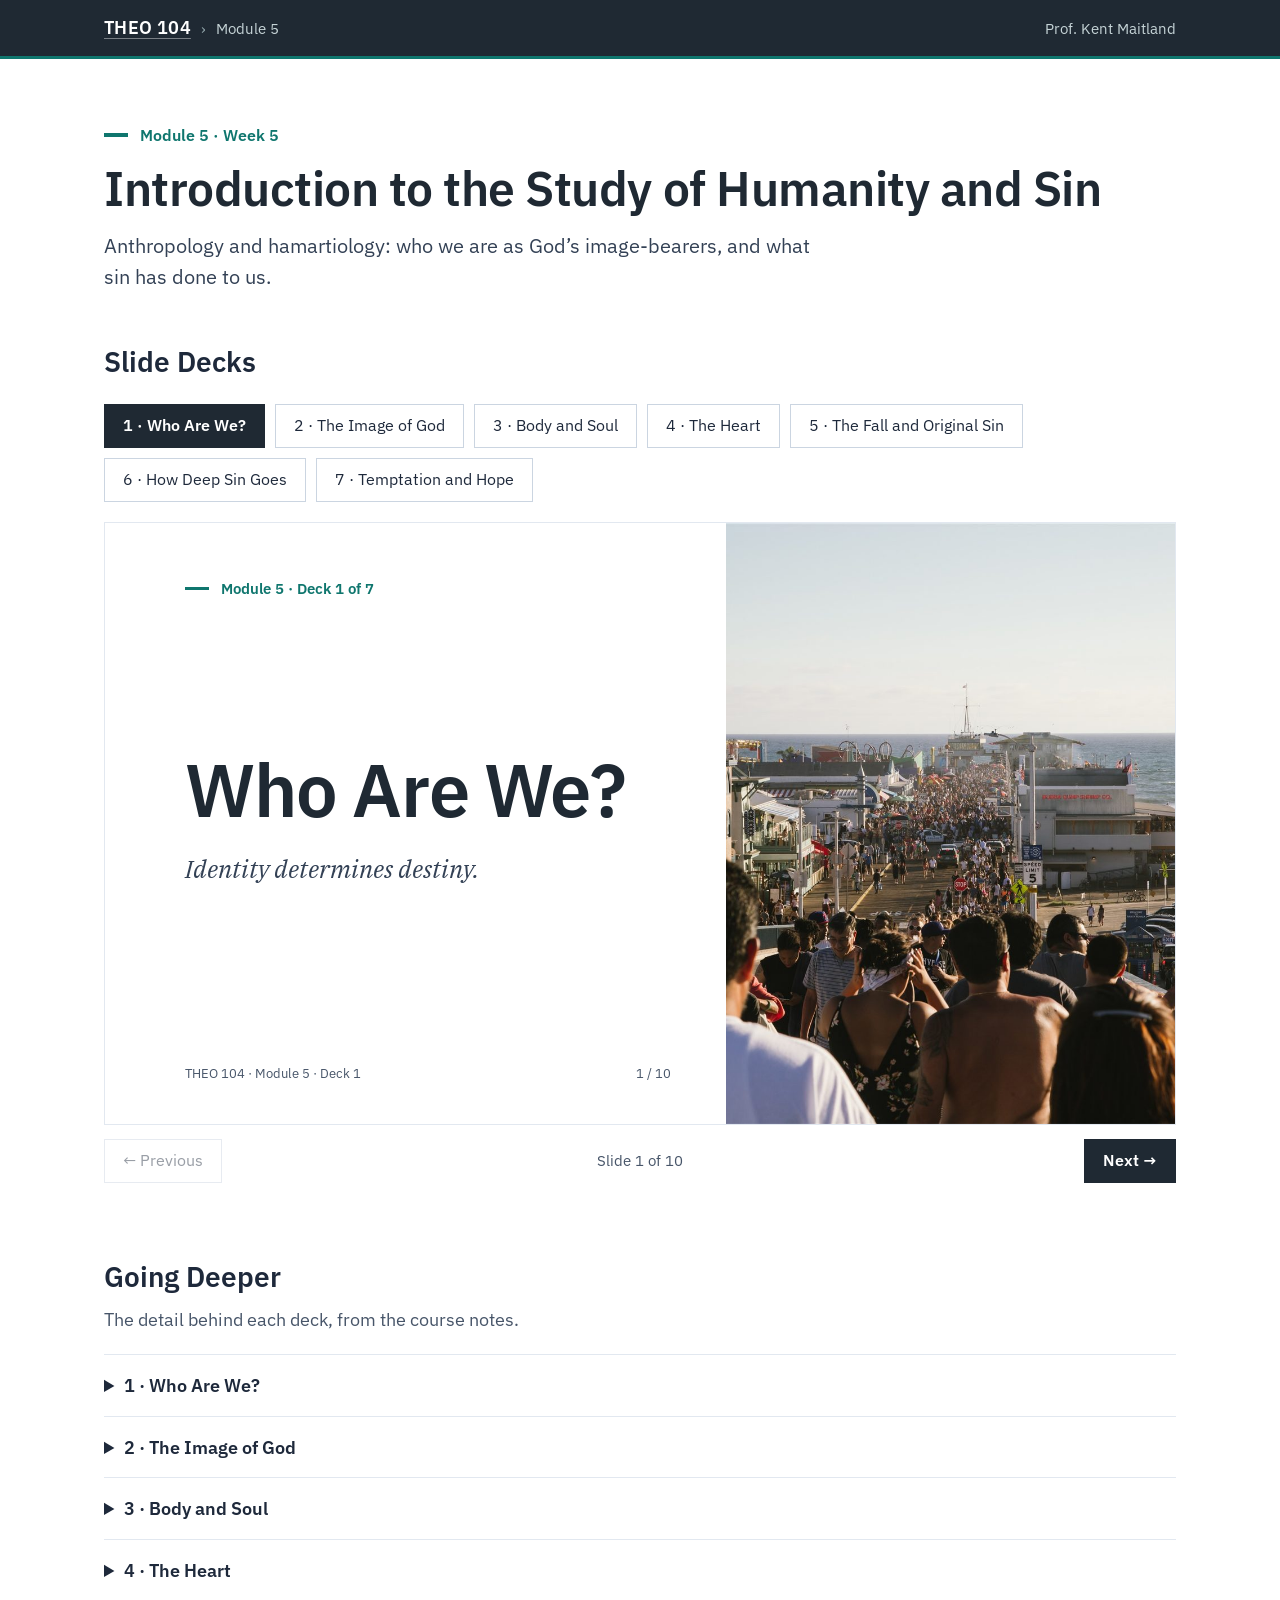
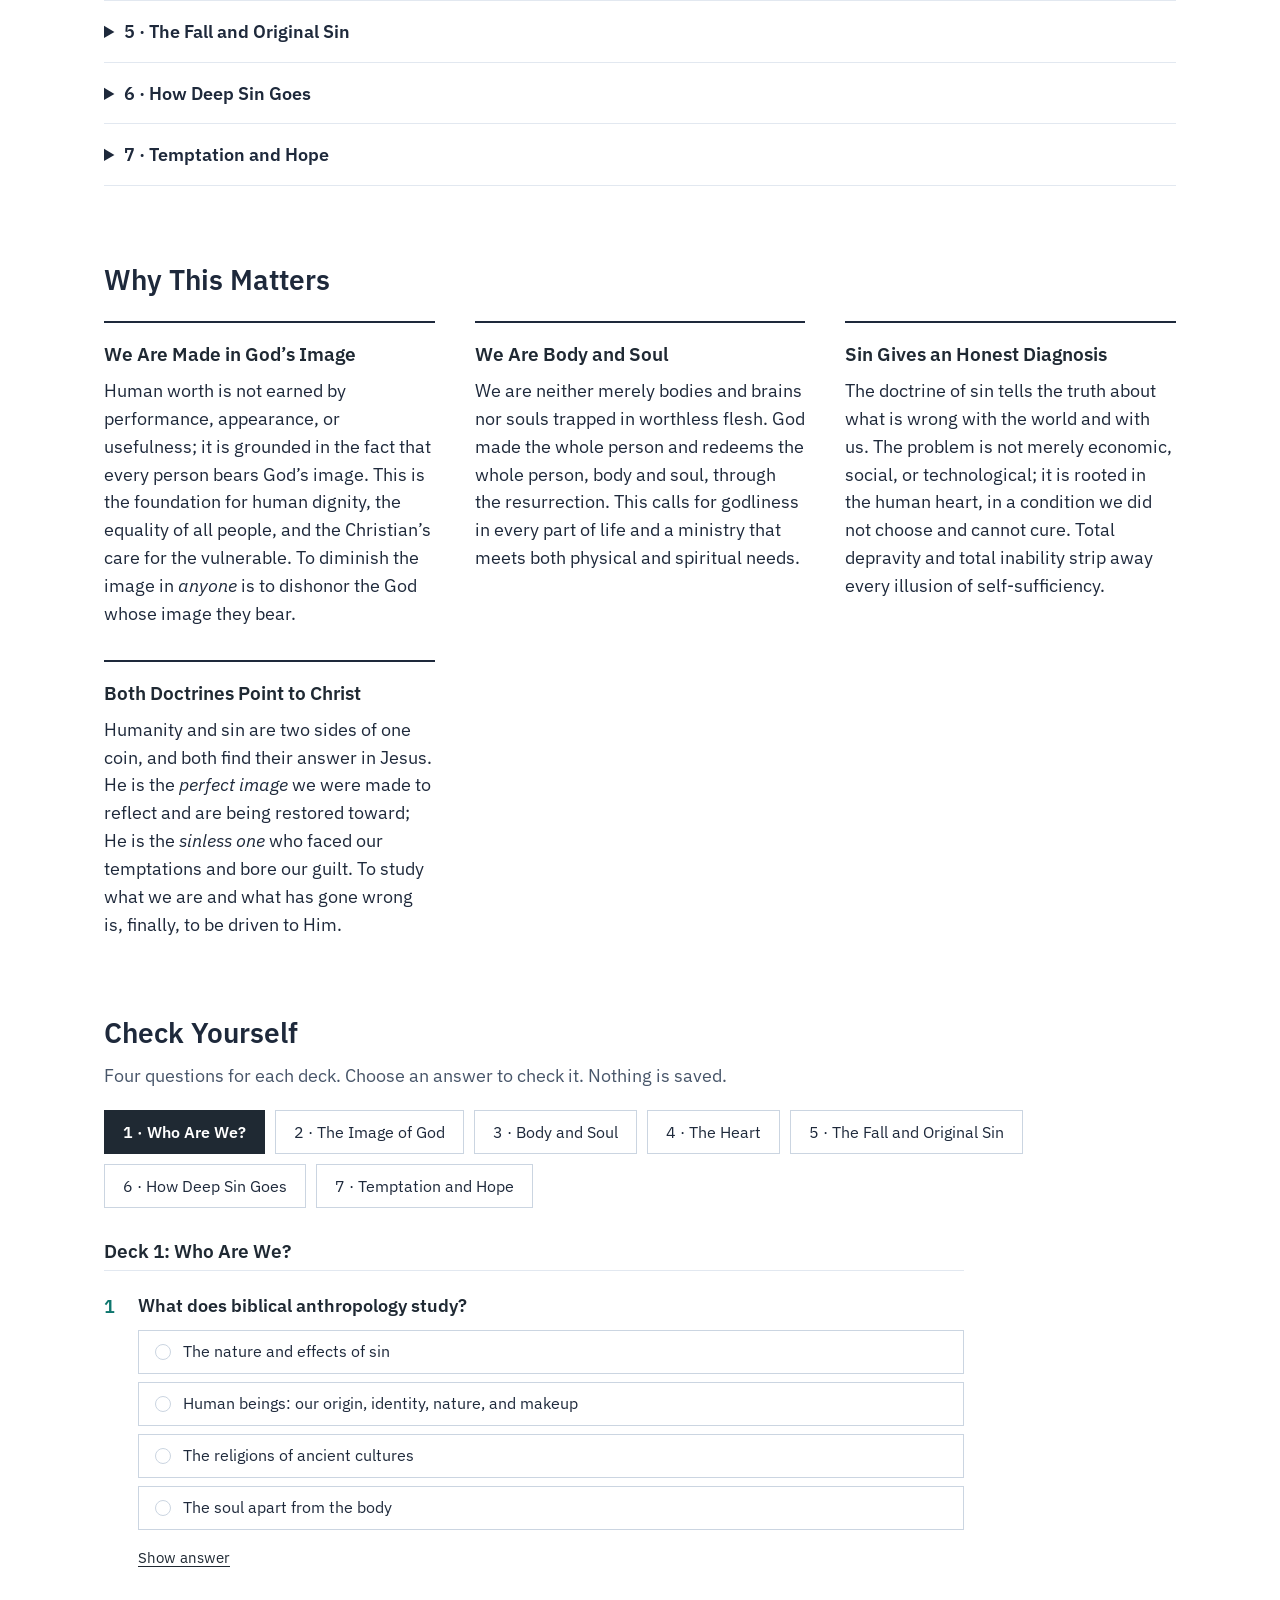
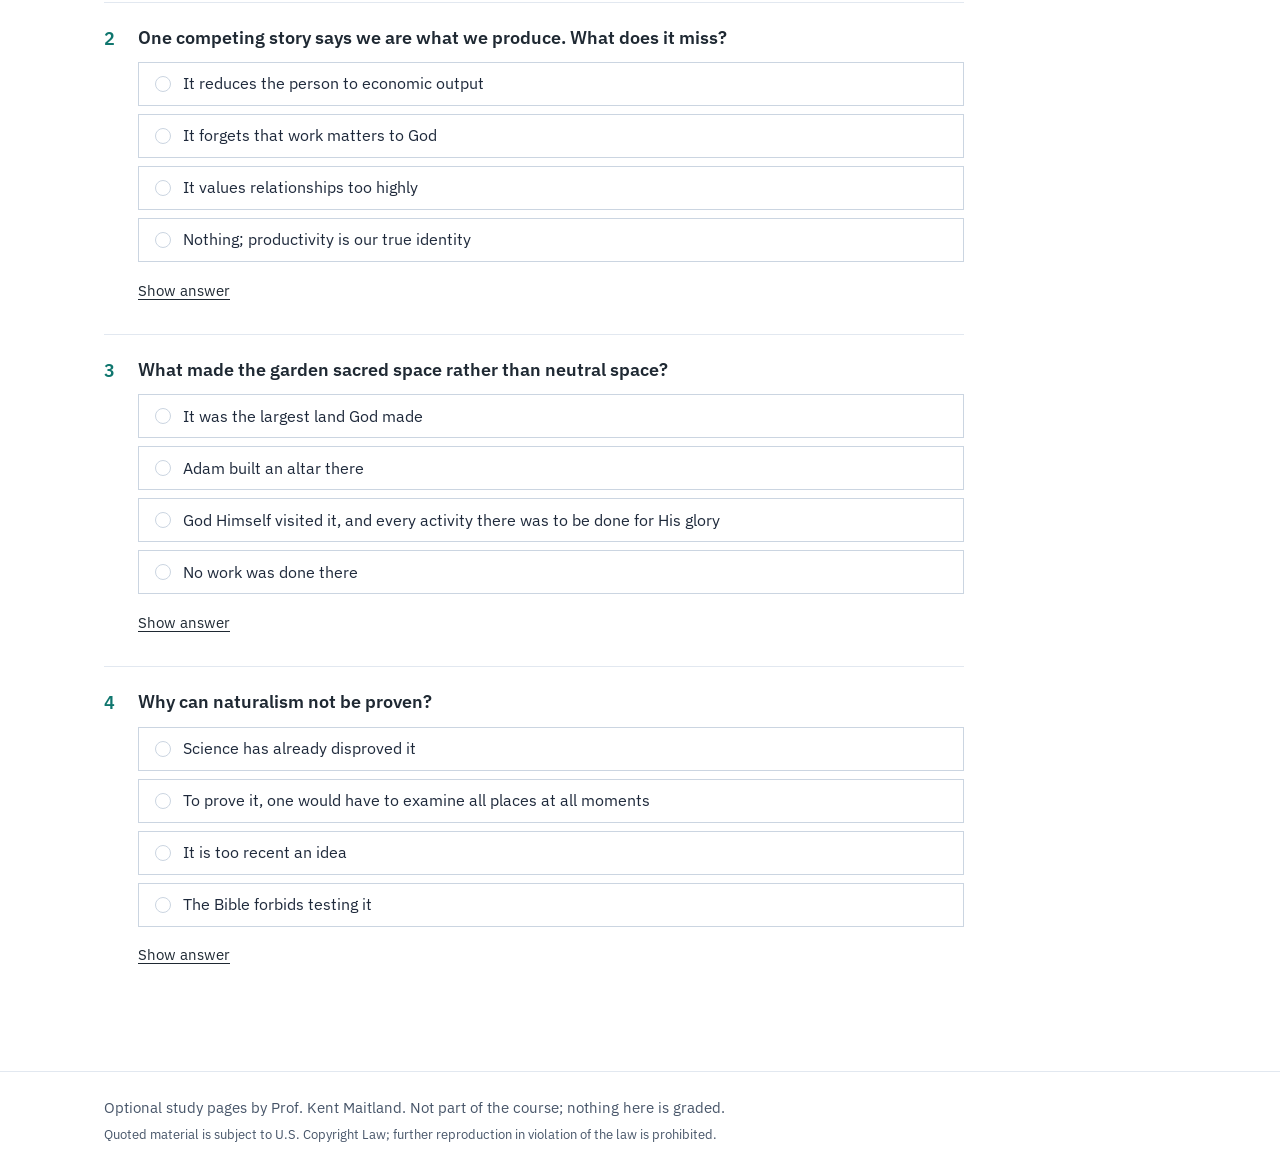
<file: module-5/index.html>
<!doctype html>
<html lang="en" class="no-js">
<head>
<meta charset="utf-8">
<meta name="viewport" content="width=device-width, initial-scale=1">
<title>Module 5: Introduction to the Study of Humanity and Sin · THEO 104</title>
<link rel="preconnect" href="https://fonts.googleapis.com">
<link rel="preconnect" href="https://fonts.gstatic.com" crossorigin>
<link rel="stylesheet" href="https://fonts.googleapis.com/css2?family=IBM+Plex+Sans:ital,wght@0,400;0,600;1,400&amp;family=IBM+Plex+Serif:ital,wght@1,400&amp;display=swap">
<link rel="stylesheet" href="../assets/theo104.css?v=2026-11-24a">
</head>
<body>
<header class="site-head">
<div class="wrap"><nav class="crumbs" aria-label="Breadcrumb"><strong><a href="../">THEO 104</a></strong><span class="sep" aria-hidden="true">›</span><span aria-current="page">Module 5</span></nav><span class="who">Prof. Kent Maitland</span></div>
</header>

<main class="wrap">
<section class="hero">
<div class="label">Module 5 · Week 5</div>
<h1>Introduction to the Study of Humanity and Sin</h1>
<p>Anthropology and hamartiology: who we are as God’s image-bearers, and what sin has done to us.</p>
</section>

<section class="block" aria-labelledby="decks-h">
<h2 id="decks-h">Slide Decks</h2>
<ul class="deck-list">
<li><button class="btn" type="button" data-pick aria-pressed="false">1 · Who Are We?</button></li>
<li><button class="btn" type="button" data-pick aria-pressed="false">2 · The Image of God</button></li>
<li><button class="btn" type="button" data-pick aria-pressed="false">3 · Body and Soul</button></li>
<li><button class="btn" type="button" data-pick aria-pressed="false">4 · The Heart</button></li>
<li><button class="btn" type="button" data-pick aria-pressed="false">5 · The Fall and Original Sin</button></li>
<li><button class="btn" type="button" data-pick aria-pressed="false">6 · How Deep Sin Goes</button></li>
<li><button class="btn" type="button" data-pick aria-pressed="false">7 · Temptation and Hope</button></li>
</ul>

<div class="viewer" tabindex="0" aria-label="Slide viewer. Use the left and right arrow keys to move between slides.">

<!-- ===== Deck 1 ===== -->
<section class="deck" aria-label="Deck 1: Who Are We?">
<h3 class="deck-name">Deck 1: Who Are We?</h3>

<div class="slide has-photo">
<figure class="s-photo"><img src="../img/who-boardwalk-crowd.jpg" alt="A crowd walking along a seaside boardwalk toward a pier and Ferris wheel, backs to the camera" loading="lazy"></figure>
<div class="s-label">Module 5 · Deck 1 of 7</div>
<div class="s-mid">
<h3 class="s-title">Who Are We?</h3>
<p class="s-lead">Identity determines destiny.</p>
</div>
<div class="s-foot"><span>THEO 104 · Module 5 · Deck 1</span><span class="s-num"></span></div>
</div>

<div class="slide">
<div class="s-label">Module 5 · Who Are We?</div>
<h3 class="s-h">Two Sides of One Coin</h3>
<p class="s-lead">This module studies two doctrines that belong together. Looking closely at ourselves, we see a design fashioned by our Creator, and we see that things are not what they ought to be.</p>
<div class="s-end">
<div class="s-cols" style="--n:2">
<div class="s-col"><div class="s-term">Biblical Anthropology</div><p>From the Greek <em>anthrōpos</em>, “man”: our origin, identity, nature, and makeup (Decks 1–4).</p></div>
<div class="s-col"><div class="s-term">Hamartiology</div><p>From the Greek <em>hamartia</em>, “missing the mark”: the nature and effects of sin (Decks 5–7).</p></div>
</div>
</div>
<div class="s-foot"><span>THEO 104 · Module 5 · Deck 1</span><span class="s-num"></span></div>
</div>

<div class="slide">
<div class="s-label">Module 5 · Who Are We?</div>
<h3 class="s-h">Identity Determines Destiny</h3>
<figure class="s-quote">
<blockquote>“Identity determines destiny! A person cannot become something they do not believe they are or aspire to be.”</blockquote>
<figcaption>Etzel and Small, p. 149</figcaption>
</figure>
<p class="s-text" style="margin-top:0">How we answer “Who am I?” shapes how we live, yet most people forge ahead without pausing to ask it.</p>
<div class="s-foot"><span>THEO 104 · Module 5 · Deck 1</span><span class="s-num"></span></div>
</div>

<div class="slide">
<div class="s-label">Module 5 · Who Are We?</div>
<h3 class="s-h">Shaped Before We Choose</h3>
<p class="s-lead">Much of our identity is formed by things we did not choose.</p>
<div class="s-end">
<div class="s-rows">
<div class="s-row"><div class="s-term">Body</div><div class="s-gloss">A unique strand of DNA, a particular body, a long family tree.</div></div>
<div class="s-row"><div class="s-term">Culture</div><div class="s-gloss">A nation or region, and the subcultures within it.</div></div>
<div class="s-row"><div class="s-term">Family</div><div class="s-gloss">Its rules of engagement, and the role each member plays.</div></div>
</div>
<p class="s-text muted">Becoming aware of these influences is the starting place. <span class="s-ref">Etzel and Small, pp. 149–50</span></p>
</div>
<div class="s-foot"><span>THEO 104 · Module 5 · Deck 1</span><span class="s-num"></span></div>
</div>

<div class="slide">
<div class="s-label">Module 5 · Who Are We?</div>
<h3 class="s-h">Competing Stories for the Soul</h3>
<p class="s-lead">Advertisers, classrooms, pulpits, families, and friends all press visions of the self upon us.</p>
<div class="s-end">
<table class="s-table">
<thead><tr><th>Story</th><th>The Claim</th><th>What It Misses</th></tr></thead>
<tbody>
<tr><td>We are what we produce</td><td>Identity is financial security and productivity</td><td>Reduces the person to economic output</td></tr>
<tr><td>We are our gender and sexuality</td><td>Identity is a bundle of sexual impulses</td><td>Reduces the person to desire</td></tr>
<tr><td>We are the sum of our relationships</td><td>Identity is found in our connections</td><td>Leaves many “connected” yet alone</td></tr>
<tr><td>We are on a quest for freedom</td><td>Identity is autonomy from all restraint</td><td>Mistakes self-rule for flourishing</td></tr>
</tbody>
</table>
<p class="s-text muted s-cite">Etzel and Small, pp. 151–52</p>
</div>
<div class="s-foot"><span>THEO 104 · Module 5 · Deck 1</span><span class="s-num"></span></div>
</div>

<div class="slide">
<div class="s-label">Module 5 · Who Are We?</div>
<h3 class="s-h">Too Little</h3>
<figure class="s-quote">
<blockquote>“Oftentimes, competing visions of our identity do not offer us too much; in fact, they often offer us too little.”</blockquote>
<figcaption>Etzel and Small, p. 151</figcaption>
</figure>
<p class="s-text" style="margin-top:0">Each story names a real longing—for purpose, intimacy, belonging, freedom—but none can deliver what it promises.</p>
<div class="s-foot"><span>THEO 104 · Module 5 · Deck 1</span><span class="s-num"></span></div>
</div>

<div class="slide">
<div class="s-label">Module 5 · Who Are We?</div>
<h3 class="s-h">Where We Came From</h3>
<figure class="s-quote">
<blockquote>“Then God said, ‘Let Us make man in Our image, after Our likeness.’ … So God created man in His own image, in the image of God He created him; male and female He created them.”</blockquote>
<figcaption><a href="https://ref.ly/Gen1.26-27;esv">Gen. 1:26–27</a></figcaption>
</figure>
<p class="s-text" style="margin-top:0">Human creation was a divine act. Since we were made on purpose, our lives have meaning and purpose. <span class="s-ref">Etzel and Small, p. 152</span></p>
<div class="s-foot"><span>THEO 104 · Module 5 · Deck 1</span><span class="s-num"></span></div>
</div>

<div class="slide">
<div class="s-label">Module 5 · Who Are We?</div>
<h3 class="s-h">Three Foundational Truths</h3>
<div class="s-end">
<div class="s-rows">
<div class="s-row"><div class="s-term">Created by God</div><div class="s-gloss">Not the product of “cosmic random selection,” but of a personal God who intended to make us. <span class="s-ref"><a href="https://ref.ly/Gen1.27;esv">Gen. 1:27</a></span></div></div>
<div class="s-row"><div class="s-term">Placed in sacred space</div><div class="s-gloss">A world God designed and Himself visited, where every activity was to be done for His glory.</div></div>
<div class="s-row"><div class="s-term">Given a role</div><div class="s-gloss">“The <span class="sc">Lord</span> God took the man and put him in the garden of Eden to work it and keep it.” <span class="s-ref"><a href="https://ref.ly/Gen2.15;esv">Gen. 2:15</a></span></div></div>
</div>
<p class="s-text muted s-cite">Etzel and Small, p. 153</p>
</div>
<div class="s-foot"><span>THEO 104 · Module 5 · Deck 1</span><span class="s-num"></span></div>
</div>

<div class="slide">
<div class="s-label">Module 5 · Who Are We?</div>
<h3 class="s-h">Vocation</h3>
<p class="s-lead">From Adam’s charge comes the Christian idea of vocation, or calling.</p>
<figure class="s-quote long">
<blockquote>“Whatever calling we are given, whether it be a fast-food worker, a stay-at-home mother, a nurse, a mechanic, or a lawyer, we must understand it as a platform to love our neighbor and to appropriately serve God and to be a good steward of the world that He has given to us.”</blockquote>
<figcaption>Etzel and Small, p. 153</figcaption>
</figure>
<p class="s-text" style="margin-top:0">Work is not a distraction from our “real” identity. It is one of our most significant platforms to love others and serve God.</p>
<div class="s-foot"><span>THEO 104 · Module 5 · Deck 1</span><span class="s-num"></span></div>
</div>

<div class="slide">
<div class="s-label">Module 5 · Who Are We?</div>
<h3 class="s-h">More Than Nature</h3>
<figure class="s-quote">
<blockquote>“Naturalism has become the assumed ‘doctrine’ of science; it is pressed upon the masses with a much greater dogmatic quality than most messages from churches.”</blockquote>
<figcaption>Etzel and Small, p. 163</figcaption>
</figure>
<p class="s-text" style="margin-top:0">Naturalism is the belief that nothing exists beyond the physical world. It cannot be proven: one would have to examine all places at all moments and show that nothing more than nature exists.</p>
<div class="s-end">
<div class="s-next"><span class="tag">Up next · Deck 2</span><span class="q">What does it mean to be made in the image of God?</span></div>
</div>
<div class="s-foot"><span>THEO 104 · Module 5 · Deck 1</span><span class="s-num"></span></div>
</div>

</section>

<!-- ===== Deck 2 ===== -->
<section class="deck" aria-label="Deck 2: The Image of God">
<h3 class="deck-name">Deck 2: The Image of God</h3>

<div class="slide has-photo">
<figure class="s-photo"><img src="../img/image-lake-reflection.jpg" alt="Snow-capped peaks and a bright, cloud-lit sky mirrored in a still mountain lake" loading="lazy"></figure>
<div class="s-label">Module 5 · Deck 2 of 7</div>
<div class="s-mid">
<h3 class="s-title">The Image of God</h3>
<p class="s-lead">Made to resemble and represent God.</p>
</div>
<div class="s-foot"><span>THEO 104 · Module 5 · Deck 2</span><span class="s-num"></span></div>
</div>

<div class="slide">
<div class="s-label">Module 5 · The Image of God</div>
<h3 class="s-h">Humans Alone</h3>
<p class="s-lead">The creation shows God’s glory, but of all He made, humans alone are made in His image.</p>
<figure class="s-quote">
<blockquote>“I believe that the concept of the image of God is one of the most misunderstood doctrines in the Bible.”</blockquote>
<figcaption>Etzel and Gutierrez, p. 61</figcaption>
</figure>
<p class="s-text" style="margin-top:0">God made humanity with greater intentionality, and in greater likeness to Himself, than the rest of creation. <span class="s-ref">Etzel and Small, p. 155</span></p>
<div class="s-foot"><span>THEO 104 · Module 5 · Deck 2</span><span class="s-num"></span></div>
</div>

<div class="slide">
<div class="s-label">Module 5 · The Image of God</div>
<h3 class="s-h">What Is an Image?</h3>
<p class="s-lead">The Hebrew word <em>tselem</em> is often used of a physical representation.</p>
<p class="s-text">A conquering king would set up a statue of himself in a foreign land, so the people would know whom they served. <span class="s-ref">Etzel and Gutierrez, p. 61</span></p>
<p class="s-text">To the ancient mind, an image conveyed a god’s authority over a territory. God wanted no man-made images; He had made His own image-bearers to serve under His authority in His world. <span class="s-ref">Etzel and Small, p. 156</span></p>
<div class="s-foot"><span>THEO 104 · Module 5 · Deck 2</span><span class="s-num"></span></div>
</div>

<div class="slide">
<div class="s-label">Module 5 · The Image of God</div>
<h3 class="s-h">Something We Are</h3>
<figure class="s-quote">
<blockquote>“The image is something in the very nature of humans, in the way they were made. It refers to something a human is rather than something a human has or does.”</blockquote>
<figcaption>Millard Erickson, <em>Christian Theology</em>, quoted in Etzel and Gutierrez, p. 61</figcaption>
</figure>
<p class="s-text" style="margin-top:0">By virtue of being human, a person bears the image. It does not depend on what that person can do.</p>
<div class="s-foot"><span>THEO 104 · Module 5 · Deck 2</span><span class="s-num"></span></div>
</div>

<div class="slide">
<div class="s-label">Module 5 · The Image of God</div>
<h3 class="s-h">A Multileveled Concept</h3>
<p class="s-lead">Scripture says we bear God’s image but gives hints rather than one tidy definition.</p>
<div class="s-end">
<div class="s-rows">
<div class="s-row"><div class="s-term">Dominion and stewardship</div><div class="s-gloss">We reflect God by ruling and caring for His world, never exploiting it, since the world is His. <span class="s-ref"><a href="https://ref.ly/Gen1.28;esv">Gen. 1:28</a></span></div></div>
<div class="s-row"><div class="s-term">Relationship</div><div class="s-gloss">Made male and female, we mirror a God who exists in relationship as Father, Son, and Spirit. <span class="s-ref"><a href="https://ref.ly/Gen2.24;esv">Gen. 2:24</a></span></div></div>
<div class="s-row"><div class="s-term">Relating to God</div><div class="s-gloss">Something in our makeup lets us know and love God: the substantive view, which points to the soul. <span class="s-ref"><a href="https://ref.ly/Gen1.27;esv">Gen. 1:27</a></span></div></div>
</div>
<p class="s-text muted s-cite">Etzel and Small, pp. 156–57</p>
</div>
<div class="s-foot"><span>THEO 104 · Module 5 · Deck 2</span><span class="s-num"></span></div>
</div>

<div class="slide">
<div class="s-label">Module 5 · The Image of God</div>
<h3 class="s-h">Every Person</h3>
<p class="s-lead">Human worth rests not on what a person does or how they look, but on being an image-bearer.</p>
<figure class="s-quote">
<blockquote>“He made from one man every nation of mankind to live on all the face of the earth.”</blockquote>
<figcaption><a href="https://ref.ly/Acts17.26;esv">Acts 17:26</a></figcaption>
</figure>
<p class="s-text" style="margin-top:0">Racism has no place in the Christian life. <span class="s-ref">Etzel and Small, pp. 159–60</span></p>
<p class="s-text">Christians give special care to the poor, the widow, the orphan, the aged, the refugee, and the unborn. <span class="s-ref">Etzel and Small, pp. 161–62</span></p>
<div class="s-foot"><span>THEO 104 · Module 5 · Deck 2</span><span class="s-num"></span></div>
</div>

<div class="slide">
<div class="s-label">Module 5 · The Image of God</div>
<h3 class="s-h">Marred, Not Erased</h3>
<div class="s-mid quotes">
<figure class="s-quote">
<blockquote>“Whoever sheds the blood of man, by man shall his blood be shed, for God made man in His own image.”</blockquote>
<figcaption><a href="https://ref.ly/Gen9.6;esv">Gen. 9:6</a></figcaption>
</figure>
<figure class="s-quote">
<blockquote>“With it we bless our Lord and Father, and with it we curse people who are made in the likeness of God.”</blockquote>
<figcaption><a href="https://ref.ly/Jas3.9;esv">Jas. 3:9</a></figcaption>
</figure>
</div>
<p class="s-text" style="margin-top:0">The fall diminished the image but did not erase it. <span class="s-ref">Etzel and Small, p. 157</span></p>
<div class="s-foot"><span>THEO 104 · Module 5 · Deck 2</span><span class="s-num"></span></div>
</div>

<div class="slide">
<div class="s-label">Module 5 · The Image of God</div>
<h3 class="s-h">Two Likenesses</h3>
<div class="s-mid quotes">
<figure class="s-quote">
<blockquote>“When God created man, He made him in the likeness of God.”</blockquote>
<figcaption><a href="https://ref.ly/Gen5.1;esv">Gen. 5:1</a></figcaption>
</figure>
<figure class="s-quote">
<blockquote>“When Adam had lived 130 years, he fathered a son in his own likeness, after his image, and named him Seth.”</blockquote>
<figcaption><a href="https://ref.ly/Gen5.3;esv">Gen. 5:3</a></figcaption>
</figure>
</div>
<p class="s-text" style="margin-top:0">Every descendant of Adam bears God’s image and Adam’s. Part of us longs to glorify God; another part wants to go its own way. <span class="s-ref">Etzel and Small, p. 157</span></p>
<div class="s-foot"><span>THEO 104 · Module 5 · Deck 2</span><span class="s-num"></span></div>
</div>

<div class="slide">
<div class="s-label">Module 5 · The Image of God</div>
<h3 class="s-h">Christ, the Perfect Image</h3>
<figure class="s-quote">
<blockquote>“He is the image of the invisible God, the firstborn of all creation.”</blockquote>
<figcaption><a href="https://ref.ly/Col1.15;esv">Col. 1:15</a></figcaption>
</figure>
<p class="s-text" style="margin-top:0">In Jesus we see both who God is and who we are meant to become. <span class="s-ref">Etzel and Small, p. 158</span></p>
<div class="s-foot"><span>THEO 104 · Module 5 · Deck 2</span><span class="s-num"></span></div>
</div>

<div class="slide">
<div class="s-label">Module 5 · The Image of God</div>
<h3 class="s-h">Being Restored</h3>
<figure class="s-quote">
<blockquote>“Christianity asks us not to die to our humanity, but to die to our old self so that our new self can emerge.”</blockquote>
<figcaption>Etzel and Small, p. 158</figcaption>
</figure>
<div class="s-end">
<div class="s-rows">
<div class="s-row"><div class="s-term">Now</div><div class="s-gloss">The new self “is being renewed in knowledge after the image of its creator.” <span class="s-ref"><a href="https://ref.ly/Col3.10;esv">Col. 3:10</a></span></div></div>
<div class="s-row"><div class="s-term">The goal</div><div class="s-gloss">“Predestined to be conformed to the image of His Son.” <span class="s-ref"><a href="https://ref.ly/Rom8.29;esv">Rom. 8:29</a></span></div></div>
</div>
</div>
<div class="s-foot"><span>THEO 104 · Module 5 · Deck 2</span><span class="s-num"></span></div>
</div>

<div class="slide">
<div class="s-label">Module 5 · The Image of God</div>
<h3 class="s-h">The Arc of the Image</h3>
<figure class="s-quote">
<blockquote>“We know that when He appears we shall be like Him, because we shall see Him as He is.”</blockquote>
<figcaption><a href="https://ref.ly/1John3.2;esv">1 John 3:2</a></figcaption>
</figure>
<div class="s-end">
<div class="s-cols" style="--n:5">
<div class="s-col"><span class="num">1</span><div class="s-term">Given</div><p>In creation</p><span class="s-ref"><a href="https://ref.ly/Gen1.27;esv">Gen. 1:27</a></span></div>
<div class="s-col"><span class="num">2</span><div class="s-term">Marred</div><p>In the fall</p><span class="s-ref"><a href="https://ref.ly/Gen9.6;esv">Gen. 9:6</a></span></div>
<div class="s-col"><span class="num">3</span><div class="s-term">Displayed</div><p>Perfectly, in Christ</p><span class="s-ref"><a href="https://ref.ly/Col1.15;esv">Col. 1:15</a></span></div>
<div class="s-col"><span class="num">4</span><div class="s-term">Being restored</div><p>In the believer</p><span class="s-ref"><a href="https://ref.ly/Col3.10;esv">Col. 3:10</a></span></div>
<div class="s-col"><span class="num">5</span><div class="s-term">Fully restored</div><p>In glory</p><span class="s-ref"><a href="https://ref.ly/1John3.2;esv">1 John 3:2</a></span></div>
</div>
<div class="s-next"><span class="tag">Up next · Deck 3</span><span class="q">Are we only bodies and brains?</span></div>
</div>
<div class="s-foot"><span>THEO 104 · Module 5 · Deck 2</span><span class="s-num"></span></div>
</div>

</section>

<!-- ===== Deck 3 ===== -->
<section class="deck" aria-label="Deck 3: Body and Soul">
<h3 class="deck-name">Deck 3: Body and Soul</h3>

<div class="slide has-photo">
<figure class="s-photo"><img src="../img/soul-plowed-field.jpg" alt="A wide plowed brown field under a bright blue sky with scattered white clouds" loading="lazy"></figure>
<div class="s-label">Module 5 · Deck 3 of 7</div>
<div class="s-mid">
<h3 class="s-title">Body and Soul</h3>
<p class="s-lead">More than bodies and brains.</p>
</div>
<div class="s-foot"><span>THEO 104 · Module 5 · Deck 3</span><span class="s-num"></span></div>
</div>

<div class="slide">
<div class="s-label">Module 5 · Body and Soul</div>
<h3 class="s-h">What Is the Soul?</h3>
<p class="s-lead">The soul is the immaterial aspect of a human being.</p>
<div class="s-end">
<div class="s-rows">
<div class="s-row"><div class="s-term">It gives life</div><div class="s-gloss">The soul is what enlivens the body. <span class="s-ref"><a href="https://ref.ly/Gen2.7;esv">Gen. 2:7</a></span></div></div>
<div class="s-row"><div class="s-term">It thinks, relates, and feels</div><div class="s-gloss">It carries our intellectual, relational, and emotional capacity. <span class="s-ref"><a href="https://ref.ly/John12.27;esv">John 12:27</a></span></div></div>
<div class="s-row"><div class="s-term">It lives on</div><div class="s-gloss">It can live on after the death of the body. <span class="s-ref"><a href="https://ref.ly/2Cor5.8;esv">2 Cor. 5:8</a></span></div></div>
</div>
<p class="s-text muted s-cite">Etzel and Small, p. 163</p>
</div>
<div class="s-foot"><span>THEO 104 · Module 5 · Deck 3</span><span class="s-num"></span></div>
</div>

<div class="slide">
<div class="s-label">Module 5 · Body and Soul</div>
<h3 class="s-h">Jesus Assumed Both</h3>
<div class="s-mid quotes">
<figure class="s-quote">
<blockquote>“Do not fear those who kill the body but cannot kill the soul. Rather fear Him who can destroy both soul and body in hell.”</blockquote>
<figcaption><a href="https://ref.ly/Matt10.28;esv">Matt. 10:28</a></figcaption>
</figure>
<figure class="s-quote">
<blockquote>“We would rather be away from the body and at home with the Lord.”</blockquote>
<figcaption><a href="https://ref.ly/2Cor5.8;esv">2 Cor. 5:8</a></figcaption>
</figure>
</div>
<p class="s-text" style="margin-top:0">The soul lives on after the body dies. <span class="s-ref">Etzel and Small, p. 165</span></p>
<div class="s-foot"><span>THEO 104 · Module 5 · Deck 3</span><span class="s-num"></span></div>
</div>

<div class="slide">
<div class="s-label">Module 5 · Body and Soul</div>
<h3 class="s-h">Three Reasons</h3>
<p class="s-lead">Thinkers across the centuries, not only theologians, have judged it probable that humans have an immaterial aspect.</p>
<div class="s-end">
<div class="s-rows">
<div class="s-row"><div class="s-term">Causation</div><div class="s-gloss">You think a thought, and your hand rises. Something non-physical produces something physical.</div></div>
<div class="s-row"><div class="s-term">Freedom</div><div class="s-gloss">Our choices are our own: we weigh reasons and act on what we desire. If we were only a closed set of biological connections, we would be hardwired—chemistry running its course, with no one there to choose.</div></div>
<div class="s-row"><div class="s-term">Unified experience</div><div class="s-gloss">You see, hear, and feel many things at once, yet experience them as one whole.</div></div>
</div>
<p class="s-text muted s-cite">Etzel and Small, p. 164</p>
</div>
<div class="s-foot"><span>THEO 104 · Module 5 · Deck 3</span><span class="s-num"></span></div>
</div>

<div class="slide">
<div class="s-label">Module 5 · Body and Soul</div>
<h3 class="s-h">Three Views of Our Makeup</h3>
<div class="s-end">
<table class="s-table">
<thead><tr><th>View</th><th>Claim</th><th>Key Texts</th></tr></thead>
<tbody>
<tr><td>Trichotomy</td><td>Three distinct substances: body, soul, and spirit</td><td> <span class="s-ref"><a href="https://ref.ly/1Thess5.23;esv">1 Thess. 5:23</a>; <a href="https://ref.ly/Heb4.12;esv">Heb. 4:12</a></span></td></tr>
<tr><td>Dichotomy</td><td>Two parts: the material body and the immaterial soul or spirit</td><td> <span class="s-ref"><a href="https://ref.ly/Matt10.28;esv">Matt. 10:28</a>; <a href="https://ref.ly/Gen2.7;esv">Gen. 2:7</a></span></td></tr>
<tr><td>Monism</td><td>One substance that cannot be divided into parts</td><td>Stresses human unity</td></tr>
</tbody>
</table>
<p class="s-text muted s-cite">Etzel and Gutierrez, p. 81</p>
</div>
<div class="s-foot"><span>THEO 104 · Module 5 · Deck 3</span><span class="s-num"></span></div>
</div>

<div class="slide">
<div class="s-label">Module 5 · Body and Soul</div>
<h3 class="s-h">Soul and Spirit</h3>
<p class="s-lead">Scripture uses several words for our makeup, often interchangeably.</p>
<div class="s-mid quotes">
<figure class="s-quote">
<blockquote>“Now is My soul troubled.”</blockquote>
<figcaption><a href="https://ref.ly/John12.27;esv">John 12:27</a></figcaption>
</figure>
<figure class="s-quote">
<blockquote>“Father, into Your hands I commit My spirit!”</blockquote>
<figcaption><a href="https://ref.ly/Luke23.46;esv">Luke 23:46</a></figcaption>
</figure>
</div>
<p class="s-text" style="margin-top:0">The human spirit can be defiled (<a href="https://ref.ly/2Cor7.1;esv">2 Cor. 7:1</a>), and the Holy Spirit dwells with us without becoming part of us. Trichotomy confuses the two. <span class="s-ref">Etzel and Small, p. 165</span></p>
<div class="s-foot"><span>THEO 104 · Module 5 · Deck 3</span><span class="s-num"></span></div>
</div>

<div class="slide">
<div class="s-label">Module 5 · Body and Soul</div>
<h3 class="s-h">One Person</h3>
<p class="s-lead">God formed the body from dust and breathed in the breath of life, and the two together made one living person (<a href="https://ref.ly/Gen2.7;esv">Gen. 2:7</a>).</p>
<figure class="s-quote">
<blockquote>“The separation of the body and soul caused at death is an unnatural tragedy, which will be remedied when the body is resurrected.”</blockquote>
<figcaption><em>ESV Study Bible</em>, quoted in Etzel and Gutierrez, p. 81</figcaption>
</figure>
<p class="s-text" style="margin-top:0">Scripture distinguishes material from immaterial, so monism overreaches; yet the normal state of a human being is both together. <span class="s-ref">Etzel and Gutierrez, p. 81</span></p>
<div class="s-foot"><span>THEO 104 · Module 5 · Deck 3</span><span class="s-num"></span></div>
</div>

<div class="slide">
<div class="s-label">Module 5 · Body and Soul</div>
<h3 class="s-h">Two Errors to Avoid</h3>
<div class="s-end">
<div class="s-cols" style="--n:2">
<div class="s-col"><div class="s-term">Reductionism</div><p>Reducing the person to nothing but body and brain, the error of naturalism.</p></div>
<div class="s-col"><div class="s-term">A low view of the body</div><p>Treating the soul as good and the body as bad. The fall touched the whole person, and physical desires are not sinful in themselves.</p></div>
</div>
<p class="s-text muted s-cite">Etzel and Gutierrez, pp. 81–82</p>
</div>
<div class="s-foot"><span>THEO 104 · Module 5 · Deck 3</span><span class="s-num"></span></div>
</div>

<div class="slide">
<div class="s-label">Module 5 · Body and Soul</div>
<h3 class="s-h">The Whole Person</h3>
<p class="s-lead">People are body and soul, so the gospel addresses the whole person.</p>
<p class="s-text">Ministry meets physical needs, food and shelter, as well as spiritual ones. Jesus cared for both. <span class="s-ref">Etzel and Gutierrez, p. 82</span></p>
<figure class="s-quote">
<blockquote>“You were bought with a price. So glorify God in your body.”</blockquote>
<figcaption><a href="https://ref.ly/1Cor6.20;esv">1 Cor. 6:20</a></figcaption>
</figure>
<p class="s-text" style="margin-top:0">Christianity looks for the redemption of body and soul in the resurrection. <span class="s-ref">Etzel and Small, p. 165</span></p>
<div class="s-foot"><span>THEO 104 · Module 5 · Deck 3</span><span class="s-num"></span></div>
</div>

<div class="slide">
<div class="s-label">Module 5 · Body and Soul</div>
<h3 class="s-h">Soul Work</h3>
<figure class="s-quote">
<blockquote>“Very few people would say, ‘If eating your food helps you, then you should do it.’ ”</blockquote>
<figcaption>Etzel and Small, p. 166</figcaption>
</figure>
<p class="s-text" style="margin-top:0">Prayer, biblical meditation, and the other spiritual disciplines are not merely subjective, feel-good activities. They nourish the soul as food nourishes the body.</p>
<div class="s-end">
<div class="s-next"><span class="tag">Up next · Deck 4</span><span class="q">What does Scripture mean by the heart?</span></div>
</div>
<div class="s-foot"><span>THEO 104 · Module 5 · Deck 3</span><span class="s-num"></span></div>
</div>

</section>

<!-- ===== Deck 4 ===== -->
<section class="deck" aria-label="Deck 4: The Heart">
<h3 class="deck-name">Deck 4: The Heart</h3>

<div class="slide has-photo">
<figure class="s-photo"><img src="../img/heart-misty-spring.jpg" alt="A small waterfall trickling down a creek beside golden shrubs on a misty autumn hillside" loading="lazy"></figure>
<div class="s-label">Module 5 · Deck 4 of 7</div>
<div class="s-mid">
<h3 class="s-title">The Heart</h3>
<p class="s-lead">The core of who we are.</p>
</div>
<div class="s-foot"><span>THEO 104 · Module 5 · Deck 4</span><span class="s-num"></span></div>
</div>

<div class="slide">
<div class="s-label">Module 5 · The Heart</div>
<h3 class="s-h">More Than an Organ</h3>
<p class="s-lead">The Hebrew <em>leb</em> and the Greek <em>kardia</em> name the very core of who we are.</p>
<figure class="s-quote">
<blockquote>“The ‘heart’ stands for the inner being of man, the man himself. As such, it is the fountain of all he does.”</blockquote>
<figcaption><em>Vine’s Complete Expository Dictionary</em>, quoted in Etzel and Gutierrez, p. 71</figcaption>
</figure>
<div class="s-foot"><span>THEO 104 · Module 5 · Deck 4</span><span class="s-num"></span></div>
</div>

<div class="slide">
<div class="s-label">Module 5 · The Heart</div>
<h3 class="s-h">With All Your Heart</h3>
<figure class="s-quote">
<blockquote>“You shall love the Lord your God with all your heart and with all your soul and with all your mind.”</blockquote>
<figcaption><a href="https://ref.ly/Matt22.37;esv">Matt. 22:37</a></figcaption>
</figure>
<p class="s-text" style="margin-top:0">To love God with all your heart is to love Him with all that you are. <span class="s-ref">Etzel and Gutierrez, p. 71</span></p>
<div class="s-foot"><span>THEO 104 · Module 5 · Deck 4</span><span class="s-num"></span></div>
</div>

<div class="slide">
<div class="s-label">Module 5 · The Heart</div>
<h3 class="s-h">Everything Flows From It</h3>
<div class="s-mid quotes">
<figure class="s-quote">
<blockquote>“Keep your heart with all vigilance, for from it flow the springs of life.”</blockquote>
<figcaption><a href="https://ref.ly/Prov4.23;esv">Prov. 4:23</a></figcaption>
</figure>
<figure class="s-quote">
<blockquote>“Out of the heart come evil thoughts.”</blockquote>
<figcaption><a href="https://ref.ly/Matt15.19;esv">Matt. 15:19</a></figcaption>
</figure>
</div>
<p class="s-text" style="margin-top:0">The heart is the inner person, the core from which thinking, feeling, and choosing flow. Our thoughts, desires, words, and actions all come from it.</p>
<div class="s-foot"><span>THEO 104 · Module 5 · Deck 4</span><span class="s-num"></span></div>
</div>

<div class="slide">
<div class="s-label">Module 5 · The Heart</div>
<h3 class="s-h">The Problem</h3>
<figure class="s-quote">
<blockquote>“The heart is deceitful above all things, and desperately sick.”</blockquote>
<figcaption><a href="https://ref.ly/Jer17.9;esv">Jer. 17:9</a></figcaption>
</figure>
<p class="s-text" style="margin-top:0">Jesus placed sin in the heart: the lustful look is adultery “in his heart.” <span class="s-ref"><a href="https://ref.ly/Matt5.28;esv">Matt. 5:28</a></span></p>
<p class="s-text muted s-cite">Etzel and Gutierrez, p. 71</p>
<div class="s-foot"><span>THEO 104 · Module 5 · Deck 4</span><span class="s-num"></span></div>
</div>

<div class="slide">
<div class="s-label">Module 5 · The Heart</div>
<h3 class="s-h">A New Heart</h3>
<figure class="s-quote">
<blockquote>“I will give you a new heart, and a new spirit I will put within you. And I will remove the heart of stone from your flesh and give you a heart of flesh.”</blockquote>
<figcaption><a href="https://ref.ly/Ezek36.26;esv">Ezek. 36:26</a></figcaption>
</figure>
<p class="s-text" style="margin-top:0">God promised Israel a new heart. David prayed, “Create in me a clean heart, O God” (<a href="https://ref.ly/Ps51.10;esv">Ps. 51:10</a>), and in Christ the believer is “a new creation” (<a href="https://ref.ly/2Cor5.17;esv">2 Cor. 5:17</a>). <span class="s-ref">Etzel and Gutierrez, p. 72</span></p>
<div class="s-foot"><span>THEO 104 · Module 5 · Deck 4</span><span class="s-num"></span></div>
</div>

<div class="slide">
<div class="s-label">Module 5 · The Heart</div>
<h3 class="s-h">Three Aspects of Personality</h3>
<div class="s-end">
<table class="s-table">
<thead><tr><th>Aspect</th><th>What It Does</th><th>In Scripture</th></tr></thead>
<tbody>
<tr><td>Intellect</td><td>Thinks and reasons</td><td>The Bereans were “examining the Scriptures daily.” <span class="s-ref"><a href="https://ref.ly/Acts17.11;esv">Acts 17:11</a></span></td></tr>
<tr><td>Emotion</td><td>Feels and responds</td><td>David’s despair in Psalm 51; Jesus weeping at Lazarus’s tomb. <span class="s-ref"><a href="https://ref.ly/John11.35;esv">John 11:35</a></span></td></tr>
<tr><td>Will</td><td>Chooses and acts</td><td>“Choose this day whom you will serve.” <span class="s-ref"><a href="https://ref.ly/Josh24.15;esv">Josh. 24:15</a></span></td></tr>
</tbody>
</table>
<p class="s-text muted s-cite">Etzel and Gutierrez, p. 77</p>
</div>
<div class="s-foot"><span>THEO 104 · Module 5 · Deck 4</span><span class="s-num"></span></div>
</div>

<div class="slide">
<div class="s-label">Module 5 · The Heart</div>
<h3 class="s-h">The Point of Decision</h3>
<p class="s-lead">Etzel and Gutierrez call the will the most vital of the three, because it is the point of decision.</p>
<figure class="s-quote long">
<blockquote>“You and I could know the right thing to do (intellectually), we could feel that it is the right decision (emotionally), but until we make a decision to act on the information we receive from our intellect and emotions … nothing will happen.”</blockquote>
<figcaption>Etzel and Gutierrez, p. 78</figcaption>
</figure>
<div class="s-foot"><span>THEO 104 · Module 5 · Deck 4</span><span class="s-num"></span></div>
</div>

<div class="slide">
<div class="s-label">Module 5 · The Heart</div>
<h3 class="s-h">Mind, Emotions, and Will Aligned</h3>
<figure class="s-quote">
<blockquote>“Be transformed by the renewal of your mind.”</blockquote>
<figcaption><a href="https://ref.ly/Rom12.2;esv">Rom. 12:2</a></figcaption>
</figure>
<p class="s-text" style="margin-top:0">Tie your thinking to God’s truth, so that your emotions follow it and your will chooses wisely. <span class="s-ref">Etzel and Gutierrez, p. 78</span></p>
<p class="s-text">This is how a heart God has made new grows. No amount of training gives anyone a new heart.</p>
<div class="s-end">
<div class="s-next"><span class="tag">Up next · Deck 5</span><span class="q">What went wrong?</span></div>
</div>
<div class="s-foot"><span>THEO 104 · Module 5 · Deck 4</span><span class="s-num"></span></div>
</div>

</section>

<!-- ===== Deck 5 ===== -->
<section class="deck" aria-label="Deck 5: The Fall and Original Sin">
<h3 class="deck-name">Deck 5: The Fall and Original Sin</h3>

<div class="slide has-photo">
<figure class="s-photo"><img src="../img/fall-charred-snags.jpg" alt="A ridge of bare, charred tree snags under a billowing white cloud and a teal sky" loading="lazy"></figure>
<div class="s-label">Module 5 · Deck 5 of 7</div>
<div class="s-mid">
<h3 class="s-title">The Fall and Original Sin</h3>
<p class="s-lead">What is wrong with me?</p>
</div>
<div class="s-foot"><span>THEO 104 · Module 5 · Deck 5</span><span class="s-num"></span></div>
</div>

<div class="slide">
<div class="s-label">Module 5 · The Fall and Original Sin</div>
<h3 class="s-h">A Problem We Cannot Solve</h3>
<p class="s-lead">We like problems we can fix: make the financial system fair, give everyone a fair opportunity, push technology forward.</p>
<figure class="s-quote">
<blockquote>“Sin is the kind of problem that stings the very souls of humanity. It is a problem that we cannot solve.”</blockquote>
<figcaption>Etzel and Small, p. 167</figcaption>
</figure>
<div class="s-foot"><span>THEO 104 · Module 5 · Deck 5</span><span class="s-num"></span></div>
</div>

<div class="slide">
<div class="s-label">Module 5 · The Fall and Original Sin</div>
<h3 class="s-h">In the Garden</h3>
<p class="s-lead">God gave Adam and Eve all they needed, and one command.</p>
<div class="s-mid quotes">
<figure class="s-quote">
<blockquote>“Did God actually say, ‘You shall not eat of any tree in the garden’?”</blockquote>
<figcaption><a href="https://ref.ly/Gen3.1;esv">Gen. 3:1</a></figcaption>
</figure>
<figure class="s-quote">
<blockquote>“You will not surely die.”</blockquote>
<figcaption><a href="https://ref.ly/Gen3.4;esv">Gen. 3:4</a></figcaption>
</figure>
</div>
<p class="s-text" style="margin-top:0">The fall was a real event involving real people. <span class="s-ref">Etzel and Small, p. 170</span></p>
<div class="s-foot"><span>THEO 104 · Module 5 · Deck 5</span><span class="s-num"></span></div>
</div>

<div class="slide">
<div class="s-label">Module 5 · The Fall and Original Sin</div>
<h3 class="s-h">The Serpent, the Tempter, and the Guilt</h3>
<div class="s-end">
<div class="s-rows">
<div class="s-row"><div class="s-term">The serpent</div><div class="s-gloss">A real animal, which did not speak in its own power. <span class="s-ref">Etzel and Small, p. 169</span></div></div>
<div class="s-row"><div class="s-term">The speaker</div><div class="s-gloss">Satan, “that ancient serpent, who is called the devil.” His lie: God was holding life back, not protecting it. <span class="s-ref"><a href="https://ref.ly/Rev12.9;esv">Rev. 12:9</a></span></div></div>
<div class="s-row"><div class="s-term">The guilt</div><div class="s-gloss">Their own. “Adam was not deceived, but the woman was deceived.” Sin came “through one man.” <span class="s-ref"><a href="https://ref.ly/1Tim2.14;esv">1 Tim. 2:14</a>; <a href="https://ref.ly/Rom5.12;esv">Rom. 5:12</a></span></div></div>
</div>
</div>
<div class="s-foot"><span>THEO 104 · Module 5 · Deck 5</span><span class="s-num"></span></div>
</div>

<div class="slide">
<div class="s-label">Module 5 · The Fall and Original Sin</div>
<h3 class="s-h">What Sin Is</h3>
<figure class="s-quote">
<blockquote>“Sin is basically anything that removes God from His proper place in our lives.”</blockquote>
<figcaption>Etzel and Small, p. 171</figcaption>
</figure>
<p class="s-text" style="margin-top:0">That means violating His commands, or breaking relationship with Him to go our own way.</p>
<div class="s-foot"><span>THEO 104 · Module 5 · Deck 5</span><span class="s-num"></span></div>
</div>

<div class="slide">
<div class="s-label">Module 5 · The Fall and Original Sin</div>
<h3 class="s-h">Many Words for Sin</h3>
<p class="s-lead">The New Testament uses six Greek words for sin. The most common, <em>hamartia</em>, means “to miss the mark,” like an archer missing the bull’s-eye.</p>
<div class="s-end">
<div class="s-cols" style="--n:4">
<div class="s-col"><div class="s-term">Missing the mark</div><p class="verse">“All have sinned and fall short of the glory of God.”</p><span class="s-ref"><a href="https://ref.ly/Rom3.23;esv">Rom. 3:23</a></span></div>
<div class="s-col"><div class="s-term">Crossing the line</div><p class="verse">“Sin is lawlessness.”</p><span class="s-ref"><a href="https://ref.ly/1John3.4;esv">1 John 3:4</a>; <a href="https://ref.ly/Gal3.19;esv">Gal. 3:19</a></span></div>
<div class="s-col"><div class="s-term">Twisting God’s design</div><p>Bending what God made good away from His purpose.</p></div>
<div class="s-col"><div class="s-term">Rebellion</div><p class="verse">“Children have I reared and brought up, but they have rebelled against Me.”</p><span class="s-ref"><a href="https://ref.ly/Isa1.2;esv">Isa. 1:2</a></span></div>
</div>
<p class="s-text muted">Sin can be a matter of action or intention, of ignorance or open defiance. Etzel and Gutierrez, p. 65; <span class="s-ref">Etzel and Small, p. 172</span></p>
</div>
<div class="s-foot"><span>THEO 104 · Module 5 · Deck 5</span><span class="s-num"></span></div>
</div>

<div class="slide">
<div class="s-label">Module 5 · The Fall and Original Sin</div>
<h3 class="s-h">Idolatry</h3>
<p class="s-lead">Closely connected to sin is idolatry.</p>
<figure class="s-quote">
<blockquote>“Anything in which we place our hopes, our confidence, and our worship, and thus removing God from His proper place, is sin.”</blockquote>
<figcaption>Etzel and Small, p. 171</figcaption>
</figure>
<p class="s-text" style="margin-top:0">The ancient world named its gods. We are slower to name ours, yet it becomes clear where our ultimate devotion goes.</p>
<div class="s-foot"><span>THEO 104 · Module 5 · Deck 5</span><span class="s-num"></span></div>
</div>

<div class="slide">
<div class="s-label">Module 5 · The Fall and Original Sin</div>
<h3 class="s-h">Original Sin</h3>
<div class="s-mid quotes">
<figure class="s-quote">
<blockquote>“Original sin (a condition) precedes actual sin (the expression of sinful thought/action).”</blockquote>
<figcaption>Etzel and Small, p. 169</figcaption>
</figure>
<figure class="s-quote">
<blockquote>“Sin came into the world through one man, and death through sin, and so death spread to all men because all sinned.”</blockquote>
<figcaption><a href="https://ref.ly/Rom5.12;esv">Rom. 5:12</a></figcaption>
</figure>
</div>
<p class="s-text" style="margin-top:0">David confessed it: “in sin did my mother conceive me.” <span class="s-ref"><a href="https://ref.ly/Ps51.5;esv">Ps. 51:5</a></span></p>
<div class="s-foot"><span>THEO 104 · Module 5 · Deck 5</span><span class="s-num"></span></div>
</div>

<div class="slide">
<div class="s-label">Module 5 · The Fall and Original Sin</div>
<h3 class="s-h">In Adam</h3>
<figure class="s-quote">
<blockquote>“Adam, the first human and thus humanity’s representative, casts the ballot of sinfulness for all humanity.”</blockquote>
<figcaption>Etzel and Small, p. 170</figcaption>
</figure>
<p class="s-text" style="margin-top:0">Views of Adam’s effect run from Adam as a bad example to Adam’s sin bringing our guilt. The New Testament points to the second.</p>
<div class="s-end">
<div class="s-cols">
<div class="s-col"><div class="s-term">By position</div><p>Adam represents us.</p></div>
<div class="s-col"><div class="s-term">By nature</div><p>A corrupt condition from birth.</p></div>
<div class="s-col"><div class="s-term">By action</div><p>The sins we commit.</p></div>
</div>
<p class="s-text muted">“By the one man’s disobedience the many were made sinners.” <span class="s-ref"><a href="https://ref.ly/Rom5.19;esv">Rom. 5:19</a></span></p>
</div>
<div class="s-foot"><span>THEO 104 · Module 5 · Deck 5</span><span class="s-num"></span></div>
</div>

<div class="slide sun">
<div class="s-label">Module 5 · The Fall and Original Sin</div>
<h3 class="s-h">The Sun and Its Rays</h3>
<p class="s-lead">Draw a child’s sun: a circle with rays shooting out.</p>
<svg class="sun-svg" viewBox="0 0 240 240" aria-hidden="true" focusable="false" style="display:block;width:max(120px,15cqw);height:auto;margin:0.6cqw auto 0"><g style="stroke:var(--accent);stroke-width:6;stroke-linecap:round"><line x1="120.0" y1="58.0" x2="120.0" y2="20.0"/><line x1="151.0" y1="66.3" x2="161.0" y2="49.0"/><line x1="173.7" y1="89.0" x2="199.7" y2="74.0"/><line x1="182.0" y1="120.0" x2="196.0" y2="120.0"/><line x1="173.7" y1="151.0" x2="210.1" y2="172.0"/><line x1="151.0" y1="173.7" x2="163.0" y2="194.5"/><line x1="120.0" y1="182.0" x2="120.0" y2="198.0"/><line x1="89.0" y1="173.7" x2="72.0" y2="203.1"/><line x1="66.3" y1="151.0" x2="47.3" y2="162.0"/><line x1="58.0" y1="120.0" x2="18.0" y2="120.0"/><line x1="66.3" y1="89.0" x2="50.7" y2="80.0"/><line x1="89.0" y1="66.3" x2="75.0" y2="42.1"/></g><circle cx="120" cy="120" r="48" style="fill:var(--tint);stroke:var(--primary);stroke-width:6"/></svg>
<div class="s-end">
<div class="s-cols" style="--n:2">
<div class="s-col"><div class="s-term">The circle</div><p>The sinful nature, the same in every person.</p></div>
<div class="s-col"><div class="s-term">The rays</div><p>Sinful acts, which vary from person to person.</p></div>
</div>
<p class="s-text muted">Society punishes the rays differently. God sees the same circle in everyone. <span class="s-ref">Etzel and Gutierrez, p. 67</span></p>
<div class="s-next"><span class="tag">Up next · Deck 6</span><span class="q">How far has sin reached?</span></div>
</div>
<div class="s-foot"><span>THEO 104 · Module 5 · Deck 5</span><span class="s-num"></span></div>
</div>

</section>

<!-- ===== Deck 6 ===== -->
<section class="deck" aria-label="Deck 6: How Deep Sin Goes">
<h3 class="deck-name">Deck 6: How Deep Sin Goes</h3>

<div class="slide has-photo">
<figure class="s-photo"><img src="../img/depth-exposed-roots.jpg" alt="Gnarled dry stumps and roots on a lakebed exposed by low water, wooded hills beyond, in sepia" loading="lazy"></figure>
<div class="s-label">Module 5 · Deck 6 of 7</div>
<div class="s-mid">
<h3 class="s-title">How Deep Sin Goes</h3>
<p class="s-lead">Every part of us, touched by sin.</p>
</div>
<div class="s-foot"><span>THEO 104 · Module 5 · Deck 6</span><span class="s-num"></span></div>
</div>

<div class="slide">
<div class="s-label">Module 5 · How Deep Sin Goes</div>
<h3 class="s-h">Not as Bad as We Could Be</h3>
<figure class="s-quote">
<blockquote>“Christianity does not say that we are as sinful as we could be.”</blockquote>
<figcaption>Etzel and Small, p. 175</figcaption>
</figure>
<p class="s-text" style="margin-top:0">A real, God-given morality remains in every person: “the work of the law is written on their hearts, while their conscience also bears witness.” <span class="s-ref"><a href="https://ref.ly/Rom2.15;esv">Rom. 2:15</a></span></p>
<div class="s-foot"><span>THEO 104 · Module 5 · Deck 6</span><span class="s-num"></span></div>
</div>

<div class="slide">
<div class="s-label">Module 5 · How Deep Sin Goes</div>
<h3 class="s-h">But Every Part of Us</h3>
<figure class="s-quote">
<blockquote>“Christianity does say that all parts of our person have been affected by sin.”</blockquote>
<figcaption>Etzel and Small, p. 175</figcaption>
</figure>
<p class="s-text" style="margin-top:0">This is total depravity: corruption that reaches every part of us, not the most wickedness possible.</p>
<figure class="s-quote">
<blockquote>“Every intention of the thoughts of his heart was only evil continually.”</blockquote>
<figcaption><a href="https://ref.ly/Gen6.5;esv">Gen. 6:5</a></figcaption>
</figure>
<div class="s-foot"><span>THEO 104 · Module 5 · Deck 6</span><span class="s-num"></span></div>
</div>

<div class="slide">
<div class="s-label">Module 5 · How Deep Sin Goes</div>
<h3 class="s-h">None Is Righteous</h3>
<div class="s-mid quotes">
<figure class="s-quote">
<blockquote>“None is righteous, no, not one; no one understands; no one seeks for God. All have turned aside; together they have become worthless; no one does good, not even one.”</blockquote>
<figcaption><a href="https://ref.ly/Rom3.10-12;esv">Rom. 3:10–12</a></figcaption>
</figure>
<figure class="s-quote">
<blockquote>“There is no fear of God before their eyes.”</blockquote>
<figcaption><a href="https://ref.ly/Rom3.18;esv">Rom. 3:18</a></figcaption>
</figure>
</div>
<div class="s-foot"><span>THEO 104 · Module 5 · Deck 6</span><span class="s-num"></span></div>
</div>

<div class="slide">
<div class="s-label">Module 5 · How Deep Sin Goes</div>
<h3 class="s-h">Every Mouth Stopped</h3>
<figure class="s-quote">
<blockquote>“… so that every mouth may be stopped, and the whole world may be held accountable to God. For by works of the law no human being will be justified in His sight.”</blockquote>
<figcaption><a href="https://ref.ly/Rom3.19-20;esv">Rom. 3:19–20</a></figcaption>
</figure>
<p class="s-text" style="margin-top:0">By God’s standard, everyone has missed the mark. <span class="s-ref">Etzel and Small, p. 175</span></p>
<div class="s-foot"><span>THEO 104 · Module 5 · Deck 6</span><span class="s-num"></span></div>
</div>

<div class="slide">
<div class="s-label">Module 5 · How Deep Sin Goes</div>
<h3 class="s-h">Total Inability</h3>
<figure class="s-quote">
<blockquote>“The person apart from God is spiritually dead and has total inability apart from God’s intervention.”</blockquote>
<figcaption>Etzel and Small, p. 175</figcaption>
</figure>
<div class="s-end">
<div class="s-rows">
<div class="s-row"><div class="s-term">Dead</div><div class="s-gloss">“You were dead in the trespasses and sins.” <span class="s-ref"><a href="https://ref.ly/Eph2.1;esv">Eph. 2:1</a></span></div></div>
<div class="s-row"><div class="s-term">Unable</div><div class="s-gloss">“The mind that is set on the flesh is hostile to God, for it does not submit to God’s law; indeed, it cannot. Those who are in the flesh cannot please God.” <span class="s-ref"><a href="https://ref.ly/Rom8.7-8;esv">Rom. 8:7–8</a></span></div></div>
</div>
</div>
<div class="s-foot"><span>THEO 104 · Module 5 · Deck 6</span><span class="s-num"></span></div>
</div>

<div class="slide">
<div class="s-label">Module 5 · How Deep Sin Goes</div>
<h3 class="s-h">Only God Can Clean It</h3>
<p class="s-lead">Back to the sun: we can change the rays, but not the circle.</p>
<figure class="s-quote">
<blockquote>“You are unable to clean up your sinful nature that is resident in your heart. It is impossible. Only God can touch that part of your soul—not you.”</blockquote>
<figcaption>Etzel and Gutierrez, p. 67</figcaption>
</figure>
<div class="s-foot"><span>THEO 104 · Module 5 · Deck 6</span><span class="s-num"></span></div>
</div>

<div class="slide">
<div class="s-label">Module 5 · How Deep Sin Goes</div>
<h3 class="s-h">The Person in the Mirror</h3>
<figure class="s-quote">
<blockquote>“The teaching on human sinfulness is to not depress us but to lead us to God and our need for Him.”</blockquote>
<figcaption>Etzel and Small, pp. 175–76</figcaption>
</figure>
<p class="s-text" style="margin-top:0">In the mirror we see an image-bearer of real dignity, marred by sin, though God’s fingerprints remain. <span class="s-ref">Etzel and Small, p. 176</span></p>
<div class="s-end">
<div class="s-next"><span class="tag">Up next · Deck 7</span><span class="q">How do we face temptation, and what hope is there?</span></div>
</div>
<div class="s-foot"><span>THEO 104 · Module 5 · Deck 6</span><span class="s-num"></span></div>
</div>

</section>

<!-- ===== Deck 7 ===== -->
<section class="deck" aria-label="Deck 7: Temptation and Hope">
<h3 class="deck-name">Deck 7: Temptation and Hope</h3>

<div class="slide has-photo">
<figure class="s-photo"><img src="../img/temptation-desert-mountain.jpg" alt="A bare brown mountain rising from a flat desert plain under a pale blue sky" loading="lazy"></figure>
<div class="s-label">Module 5 · Deck 7 of 7</div>
<div class="s-mid">
<h3 class="s-title">Temptation and Hope</h3>
<p class="s-lead">The wrong way out of a test.</p>
</div>
<div class="s-foot"><span>THEO 104 · Module 5 · Deck 7</span><span class="s-num"></span></div>
</div>

<div class="slide">
<div class="s-label">Module 5 · Temptation and Hope</div>
<h3 class="s-h">God Tests, but Tempts No One</h3>
<figure class="s-quote">
<blockquote>“Let no one say when he is tempted, ‘I am being tempted by God,’ for God cannot be tempted with evil, and He Himself tempts no one.”</blockquote>
<figcaption><a href="https://ref.ly/Jas1.13;esv">Jas. 1:13</a></figcaption>
</figure>
<p class="s-text" style="margin-top:0">Temptation comes from our own sinful heart, from the world, and sometimes from Satan himself. <span class="s-ref">Etzel and Small, p. 173</span></p>
<div class="s-foot"><span>THEO 104 · Module 5 · Deck 7</span><span class="s-num"></span></div>
</div>

<div class="slide">
<div class="s-label">Module 5 · Temptation and Hope</div>
<h3 class="s-h">The Wrong Way Out</h3>
<figure class="s-quote">
<blockquote>“Temptation is merely the wrong way out of a test.”</blockquote>
<figcaption>Etzel and Small, p. 173</figcaption>
</figure>
<p class="s-text" style="margin-top:0">A test can reveal moral strength as well as moral failure.</p>
<figure class="s-quote">
<blockquote>“With the temptation He will also provide the way of escape, that you may be able to endure it.”</blockquote>
<figcaption><a href="https://ref.ly/1Cor10.13;esv">1 Cor. 10:13</a></figcaption>
</figure>
<div class="s-foot"><span>THEO 104 · Module 5 · Deck 7</span><span class="s-num"></span></div>
</div>

<div class="slide">
<div class="s-label">Module 5 · Temptation and Hope</div>
<h3 class="s-h">Tempted, Yet Without Sin</h3>
<figure class="s-quote">
<blockquote>“One who in every respect has been tempted as we are, yet without sin.”</blockquote>
<figcaption><a href="https://ref.ly/Heb4.15;esv">Heb. 4:15</a></figcaption>
</figure>
<div class="s-mid">
<p class="s-big">He could not sin, yet His temptations were real.</p>
<p class="s-text">He met them as a man, “led up by the Spirit” (<a href="https://ref.ly/Matt4.1;esv">Matt. 4:1</a>), answering each one, “It is written.”</p>
</div>
<div class="s-foot"><span>THEO 104 · Module 5 · Deck 7</span><span class="s-num"></span></div>
</div>

<div class="slide">
<div class="s-label">Module 5 · Temptation and Hope</div>
<h3 class="s-h">Three Temptations</h3>
<div class="s-end">
<table class="s-table">
<thead><tr><th>Temptation</th><th>Satan’s Offer</th><th>Jesus’s Answer</th></tr></thead>
<tbody>
<tr><td>Provision</td><td>Turn stones into bread: meet your own need now</td><td>“Man shall not live by bread alone.” <span class="s-ref"><a href="https://ref.ly/Matt4.4;esv">Matt. 4:4</a></span></td></tr>
<tr><td>Vindication</td><td>Throw Yourself from the temple: make God prove who You are</td><td>“You shall not put the Lord your God to the test.” <span class="s-ref"><a href="https://ref.ly/Matt4.7;esv">Matt. 4:7</a></span></td></tr>
<tr><td>The kingdom</td><td>All the kingdoms of the world, in exchange for worship</td><td>“You shall worship the Lord your God and Him only shall you serve.” <span class="s-ref"><a href="https://ref.ly/Matt4.10;esv">Matt. 4:10</a></span></td></tr>
</tbody>
</table>
<p class="s-text muted s-cite">Etzel and Small, p. 174</p>
</div>
<div class="s-foot"><span>THEO 104 · Module 5 · Deck 7</span><span class="s-num"></span></div>
</div>

<div class="slide">
<div class="s-label">Module 5 · Temptation and Hope</div>
<h3 class="s-h">Following in His Steps</h3>
<div class="s-end">
<div class="s-rows">
<div class="s-row"><div class="s-term">Our desires</div><div class="s-gloss">Trust God to fulfill them, in His time and His way.</div></div>
<div class="s-row"><div class="s-term">Our validation</div><div class="s-gloss">Wait on His timing, as the Father vindicated Jesus in the resurrection.</div></div>
<div class="s-row"><div class="s-term">Our pursuits</div><div class="s-gloss">Reject every idolatry that offers a shortcut to power.</div></div>
</div>
<p class="s-text muted s-cite">Etzel and Small, p. 174</p>
</div>
<div class="s-foot"><span>THEO 104 · Module 5 · Deck 7</span><span class="s-num"></span></div>
</div>

<div class="slide">
<div class="s-label">Module 5 · Temptation and Hope</div>
<h3 class="s-h">Sin Grows</h3>
<figure class="s-quote">
<blockquote>“Desire when it has conceived gives birth to sin, and sin when it is fully grown brings forth death.”</blockquote>
<figcaption><a href="https://ref.ly/Jas1.15;esv">Jas. 1:15</a></figcaption>
</figure>
<p class="s-text" style="margin-top:0">The first act of disobedience is the hardest. After that the conscience dulls, like consciences that “are seared” (<a href="https://ref.ly/1Tim4.2;esv">1 Tim. 4:2</a>), and sin grows bolder. <span class="s-ref">Etzel and Small, pp. 174–75</span></p>
<div class="s-foot"><span>THEO 104 · Module 5 · Deck 7</span><span class="s-num"></span></div>
</div>

<div class="slide">
<div class="s-label">Module 5 · Temptation and Hope</div>
<h3 class="s-h">The Hope</h3>
<figure class="s-quote">
<blockquote>“All that sin has taken God can restore. This is the hope of the Christian message.”</blockquote>
<figcaption>Etzel and Small, p. 176</figcaption>
</figure>
<p class="s-text" style="margin-top:0">The honest diagnosis is not the last word. Module 6 takes up salvation.</p>
<div class="s-foot"><span>THEO 104 · Module 5 · Deck 7</span><span class="s-num"></span></div>
</div>

</section>

</div>
<div class="controls">
<button class="btn prev" type="button">← Previous</button>
<span class="count" aria-live="polite"></span>
<button class="btn primary next" type="button">Next →</button>
</div>
</section>

<section class="block" aria-labelledby="deeper-h">
<h2 id="deeper-h">Going Deeper</h2>
<p class="intro">The detail behind each deck, from the course notes.</p>
<div class="deeper">

<details>
<summary>1 · Who Are We?</summary>
<div class="body"><aside class="reading" aria-label="Reading"><span class="tag">Read</span><span class="book">Etzel and Small, <em>Everyday Theology</em></span><ul><li><a href="https://ref.ly/logosres/ws-6d3350a5ecec4f17b545e9e81cc6b6fa?ref=Page.p+149">21. Who Am I?</a> <span class="pp">pp. 149–154</span></li></ul><span class="note">Opens in Logos.</span></aside><div class="main">
<p>This module studies two doctrines that belong together. <strong>Biblical anthropology</strong> (from the Greek <em>anthrōpos</em>, “man”) is the study of human beings: our origin, identity, nature, and makeup. <strong>Hamartiology</strong> (from the Greek <em>hamartia</em>, “missing the mark”) is the study of the nature and effects of sin. When we look closely at ourselves, we see signs of a design fashioned by our Creator, yet we also see that things are not what they ought to be, in the world and in ourselves.</p>
<h3>Identity Determines Destiny</h3>
<p>“Identity determines destiny! A person cannot become something they do not believe they are or aspire to be” <span class="cite">(Etzel and Small, 149)</span>. How we answer <em>Who am I?</em> shapes how we live, yet most people forge ahead without pausing to ask. Much of our identity is formed by things we did not choose: our bodies and DNA, our families, our cultures and subcultures. Becoming aware of these influences is the starting place <span class="cite">(Etzel and Small, 149–50)</span>.</p>
<h3>Competing Stories for the Soul</h3>
<p>Advertisers, classrooms, pulpits, families, and friends press rival visions of the self upon us, and these visions “often offer us too little” <span class="cite">(Etzel and Small, 151)</span>:</p>
<div class="table-box"><table>
<thead><tr><th>Story</th><th>The Claim</th><th>What It Misses</th></tr></thead>
<tbody>
<tr><td><strong>We are what we produce</strong></td><td>Identity is financial security and productivity</td><td>Reduces the person to economic output</td></tr>
<tr><td><strong>We are our gender and sexuality</strong></td><td>Identity is a bundle of sexual impulses</td><td>Reduces the person to desire</td></tr>
<tr><td><strong>We are the sum of our relationships</strong></td><td>Identity is found in our connections</td><td>Leaves many “connected” yet alone</td></tr>
<tr><td><strong>We are on a quest for freedom</strong></td><td>Identity is autonomy from all restraint</td><td>Mistakes self-rule for flourishing</td></tr>
</tbody>
</table></div>
<p>Each story names a real longing, for purpose, intimacy, belonging, and freedom, but none can deliver what it promises <span class="cite">(Etzel and Small, 151–52)</span>.</p>
<h3>Made on Purpose</h3>
<p>The Bible begins by telling us where we came from, who made us, and why we exist. Human creation was a divine act: “So God created man in His own image, in the image of God He created him; male and female He created them” (<a href="https://ref.ly/Gen1.27;esv">Gen. 1:27</a>). Since we were made on purpose, our lives have meaning and purpose <span class="cite">(Etzel and Small, 152)</span>. Three foundational truths follow <span class="cite">(Etzel and Small, 153)</span>:</p>
<ul>
<li><strong>Humanity was created by God,</strong> not by “cosmic random selection,” but by a personal God who intended to make us.</li>
<li><strong>Humanity was placed in a world designed by God.</strong> The garden was sacred space, not neutral space: a place God Himself visited, where every activity was to be done for His glory.</li>
<li><strong>Humanity was given a role to serve God.</strong> Adam was put in the garden “to work it and keep it” (<a href="https://ref.ly/Gen2.15;esv">Gen. 2:15</a>). From this comes the Christian idea of <strong>vocation</strong>, or calling. Whatever our work, whether fast-food worker, stay-at-home mother, nurse, mechanic, or lawyer, it is a platform to love our neighbor and serve God, not a distraction from our “real” identity.</li>
</ul>
<h3>More Than Nature</h3>
<p>This origin stands against <strong>naturalism</strong>, the belief that nothing exists beyond the physical world. Naturalism cannot be proven: to prove it, one would have to examine all places at all moments and show that nothing more than nature exists. Yet it is “pressed upon the masses with a much greater dogmatic quality than most messages from churches” <span class="cite">(Etzel and Small, 163)</span>.</p>
</div></div>
</details>

<details>
<summary>2 · The Image of God</summary>
<div class="body"><aside class="reading" aria-label="Reading"><span class="tag">Read</span><span class="book">Etzel and Small, <em>Everyday Theology</em></span><ul><li><a href="https://ref.ly/logosres/ws-6d3350a5ecec4f17b545e9e81cc6b6fa?ref=Page.p+155">22. What Does It Mean to Be Created in God’s Image?</a> <span class="pp">pp. 155–162</span></li></ul><span class="book">Etzel and Gutierrez, <em>Theology Applied</em></span><ul><li><a href="https://ref.ly/logosres/ws-15bf52d8087c41108e19553d93afd6f9?ref=Page.p+61">11. Image of God</a> <span class="pp">pp. 61–63</span></li></ul><span class="note">Opens in Logos.</span></aside><div class="main">
<p>The <strong>image of God</strong> (Latin <em>imago Dei</em>) is the doctrine that human beings are made to resemble and represent God. Humans, and humans alone, bear it <span class="cite">(<a href="https://ref.ly/Gen1.26;esv">Gen. 1:26</a>; Etzel and Small, 155)</span>. It belongs to human nature itself: “It refers to something a human is rather than something a human has or does” <span class="cite">(Erickson, quoted in Etzel and Gutierrez, 61)</span>. It is also, in Etzel and Gutierrez’s words, “one of the most misunderstood doctrines in the Bible” <span class="cite">(Etzel and Gutierrez, 61)</span>.</p>
<h3>What an Image Is</h3>
<p>The Hebrew word for image, <em>tselem</em>, is often used of a physical representation, like the statue a conquering king set up in a foreign land so the people would know whom they served <span class="cite">(Etzel and Gutierrez, 61)</span>. To the ancient mind, an image conveyed a god’s authority over a territory. God wanted no man-made images; He had made His own image-bearers to serve under His authority in His world <span class="cite">(Etzel and Small, 156)</span>.</p>
<h3>A Multileveled Concept</h3>
<p>Scripture gives hints rather than one tidy definition, so the image is best understood as a multileveled concept <span class="cite">(Etzel and Small, 156–57)</span>:</p>
<div class="table-box"><table>
<thead><tr><th>Aspect</th><th>Meaning</th><th>Scripture</th></tr></thead>
<tbody>
<tr><td><strong>Dominion and stewardship</strong></td><td>We reflect God by ruling and caring for His world, never exploiting it, since the world is His</td><td><a href="https://ref.ly/Gen1.28;esv">Gen. 1:28</a></td></tr>
<tr><td><strong>Relationship</strong></td><td>Made male and female, we mirror a God who exists in relationship as Father, Son, and Spirit; marriage is its highest expression</td><td><a href="https://ref.ly/Gen2.24;esv">Gen. 2:24</a></td></tr>
<tr><td><strong>Relating to God</strong></td><td>Something in our makeup lets us know and love God: the <strong>substantive view</strong>, which points to the soul</td><td><a href="https://ref.ly/Gen1.27;esv">Gen. 1:27</a></td></tr>
</tbody>
</table></div>
<h3>The Dignity of Every Person</h3>
<p>Because every human bears God’s image, all share equally in dignity and worth. That worth rests not on what a person does, how they look, or how useful they are, but on being an image-bearer <span class="cite">(Etzel and Small, 159)</span>. God “made from one man every nation of mankind” (<a href="https://ref.ly/Acts17.26;esv">Acts 17:26</a>), so racism has no place in the Christian life <span class="cite">(Etzel and Small, 160)</span>. Christians give special care to the vulnerable: the poor, the widow, the orphan, the aged, the refugee, and the unborn <span class="cite">(Etzel and Small, 161–62)</span>.</p>
<h3>Marred, Not Erased</h3>
<p>The fall did not erase the image; it diminished it. After the fall, God still grounds the sanctity of human life in the image: “Whoever sheds the blood of man, by man shall his blood be shed, for God made man in His own image” (<a href="https://ref.ly/Gen9.6;esv">Gen. 9:6</a>). James still speaks of “people who are made in the likeness of God” (<a href="https://ref.ly/Jas3.9;esv">Jas. 3:9</a>). Yet Adam “fathered a son in his own likeness, after his image” (<a href="https://ref.ly/Gen5.3;esv">Gen. 5:3</a>), so every descendant of Adam bears both God’s image and Adam’s. Part of us longs to glorify God; another part wants to go its own way <span class="cite">(Etzel and Small, 157)</span>.</p>
<h3>Christ and the Restoration of the Image</h3>
<p>Christ is “the image of the invisible God” (<a href="https://ref.ly/Col1.15;esv">Col. 1:15</a>). In Him we see both who God is and who we are meant to become <span class="cite">(Etzel and Small, 158)</span>. Salvation restores our humanity rather than diminishing it: Christianity “asks us not to die to our humanity, but to die to our old self so that our new self can emerge” <span class="cite">(Etzel and Small, 158)</span>. The new self “is being renewed in knowledge after the image of its creator” (<a href="https://ref.ly/Col3.10;esv">Col. 3:10</a>), and believers are “predestined to be conformed to the image of His Son” (<a href="https://ref.ly/Rom8.29;esv">Rom. 8:29</a>). The restoration is real now but finished only in glory: “When He appears we shall be like Him, because we shall see Him as He is” (<a href="https://ref.ly/1John3.2;esv">1 John 3:2</a>).</p>
<blockquote><strong>The arc of the image:</strong> <em>given</em> in creation → <em>marred</em> in the fall → <em>displayed</em> perfectly in Christ → <em>being restored</em> in the believer → <em>fully restored</em> in glory.</blockquote>
</div></div>
</details>

<details>
<summary>3 · Body and Soul</summary>
<div class="body"><aside class="reading" aria-label="Reading"><span class="tag">Read</span><span class="book">Etzel and Small, <em>Everyday Theology</em></span><ul><li><a href="https://ref.ly/logosres/ws-6d3350a5ecec4f17b545e9e81cc6b6fa?ref=Page.p+163">23. What Does It Mean to Possess a Soul?</a> <span class="pp">pp. 163–166</span></li></ul><span class="book">Etzel and Gutierrez, <em>Theology Applied</em></span><ul><li><a href="https://ref.ly/logosres/ws-15bf52d8087c41108e19553d93afd6f9?ref=Page.p+81">15. Material/Immaterial</a> <span class="pp">pp. 81–83</span></li></ul><span class="note">Opens in Logos.</span></aside><div class="main">
<p>The <strong>soul</strong> is the immaterial aspect of a human being. It enlivens the body (<a href="https://ref.ly/Gen2.7;esv">Gen. 2:7</a>), carries our intellectual, relational, and emotional capacity, and can live on after the death of the body <span class="cite">(<a href="https://ref.ly/2Cor5.8;esv">2 Cor. 5:8</a>; Etzel and Small, 163)</span>. Jesus assumed both a material and an immaterial aspect: “Do not fear those who kill the body but cannot kill the soul” (<a href="https://ref.ly/Matt10.28;esv">Matt. 10:28</a>).</p>
<h3>Three Reasons to Affirm the Soul</h3>
<p>Thinkers across the centuries, not only theologians, have judged it probable that humans have an immaterial aspect <span class="cite">(Etzel and Small, 164)</span>:</p>
<ol>
<li><strong>Causation.</strong> You think a thought, and your hand rises. Something non-physical produces something physical.</li>
<li><strong>Freedom.</strong> Our choices are our own: we weigh reasons and act on what we desire. If we were only a closed set of biological connections, we would be hardwired—chemistry running its course, with no one there to choose.</li>
<li><strong>Unified experience.</strong> We see, hear, and feel many things at once, yet experience them as one whole, which points to an immaterial aspect that unifies them.</li>
</ol>
<h3>Three Views of Our Makeup</h3>
<div class="table-box"><table>
<thead><tr><th>View</th><th>Claim</th><th>Key Texts</th></tr></thead>
<tbody>
<tr><td><strong>Trichotomy</strong></td><td>Three distinct substances: body, soul, and spirit</td><td><a href="https://ref.ly/1Thess5.23;esv">1 Thess. 5:23</a>; <a href="https://ref.ly/Heb4.12;esv">Heb. 4:12</a></td></tr>
<tr><td><strong>Dichotomy</strong></td><td>Two parts: the material body and the immaterial soul or spirit</td><td><a href="https://ref.ly/Matt10.28;esv">Matt. 10:28</a>; <a href="https://ref.ly/Gen2.7;esv">Gen. 2:7</a></td></tr>
<tr><td><strong>Monism</strong></td><td>One substance that cannot be divided into parts</td><td>Stresses human unity</td></tr>
</tbody>
</table></div>
<p>Scripture uses several words for our makeup, often interchangeably. Jesus said, “Now is My soul troubled” (<a href="https://ref.ly/John12.27;esv">John 12:27</a>), and on the cross, “Father, into Your hands I commit My spirit!” (<a href="https://ref.ly/Luke23.46;esv">Luke 23:46</a>). The human spirit can be defiled (<a href="https://ref.ly/2Cor7.1;esv">2 Cor. 7:1</a>), and the Holy Spirit dwells with us without becoming part of us, so trichotomy confuses the two <span class="cite">(Etzel and Small, 165)</span>. Scripture distinguishes the material from the immaterial, so monism overreaches; yet the normal state of a human being is both together. God formed the body from dust and breathed in the breath of life, and the man became a living creature (<a href="https://ref.ly/Gen2.7;esv">Gen. 2:7</a>). The separation of body and soul at death “is an unnatural tragedy, which will be remedied when the body is resurrected” <span class="cite">(<em>ESV Study Bible</em>, quoted in Etzel and Gutierrez, 81)</span>.</p>
<h3>Two Errors to Avoid</h3>
<ul>
<li><strong>Reductionism:</strong> collapsing the person into nothing but body and brain, the error of naturalism.</li>
<li><strong>A low view of the body:</strong> treating the soul as good and the body as bad. The whole person, material and immaterial, was affected by the fall, and physical desires are not sinful in themselves <span class="cite">(Etzel and Gutierrez, 81–82)</span>.</li>
</ul>
<p>Because people are body and soul, the gospel addresses the whole person, and ministry meets physical needs as well as spiritual ones <span class="cite">(Etzel and Gutierrez, 82)</span>. “You were bought with a price. So glorify God in your body” (<a href="https://ref.ly/1Cor6.20;esv">1 Cor. 6:20</a>).</p>
<h3>Soul Work</h3>
<p>Because the soul is real, prayer, biblical meditation, and the other spiritual disciplines are not merely subjective, feel-good activities. They nourish the deepest part of us, as food nourishes the body <span class="cite">(Etzel and Small, 166)</span>.</p>
</div></div>
</details>

<details>
<summary>4 · The Heart</summary>
<div class="body"><aside class="reading" aria-label="Reading"><span class="tag">Read</span><span class="book">Etzel and Gutierrez, <em>Theology Applied</em></span><ul><li><a href="https://ref.ly/logosres/ws-15bf52d8087c41108e19553d93afd6f9?ref=Page.p+71">13. Heart</a> <span class="pp">pp. 71–73</span></li><li><a href="https://ref.ly/logosres/ws-15bf52d8087c41108e19553d93afd6f9?ref=Page.p+77">14. Human Personality</a> <span class="pp">pp. 77–79</span></li></ul><span class="note">Opens in Logos.</span></aside><div class="main">
<p>In Scripture the <strong>heart</strong> (Hebrew <em>leb</em>, Greek <em>kardia</em>) is not the organ that pumps blood but the inner person, the core from which thinking, feeling, and choosing flow. It “stands for the inner being of man, the man himself. As such, it is the fountain of all he does” <span class="cite">(<em>Vine’s</em>, quoted in Etzel and Gutierrez, 71)</span>. “From it flow the springs of life” (<a href="https://ref.ly/Prov4.23;esv">Prov. 4:23</a>), and “out of the heart come evil thoughts” (<a href="https://ref.ly/Matt15.19;esv">Matt. 15:19</a>).</p>
<p>When Jesus commands, “You shall love the Lord your God with all your heart” (<a href="https://ref.ly/Matt22.37;esv">Matt. 22:37</a>), He means with all that you are <span class="cite">(Etzel and Gutierrez, 71)</span>. That is no small thing, because the heart is also where our deepest problem lies: “The heart is deceitful above all things, and desperately sick” (<a href="https://ref.ly/Jer17.9;esv">Jer. 17:9</a>). God promised Israel a new heart: “I will remove the heart of stone from your flesh and give you a heart of flesh” (<a href="https://ref.ly/Ezek36.26;esv">Ezek. 36:26</a>). David prayed, “Create in me a clean heart, O God” (<a href="https://ref.ly/Ps51.10;esv">Ps. 51:10</a>), and in Christ the believer is “a new creation” <span class="cite">(<a href="https://ref.ly/2Cor5.17;esv">2 Cor. 5:17</a>; Etzel and Gutierrez, 72)</span>.</p>
<h3>Intellect, Emotion, and Will</h3>
<p>The human personality works through three aspects <span class="cite">(Etzel and Gutierrez, 77)</span>:</p>
<div class="table-box"><table>
<thead><tr><th>Aspect</th><th>What It Does</th><th>In Scripture</th></tr></thead>
<tbody>
<tr><td><strong>Intellect</strong></td><td>Thinks and reasons</td><td>The Bereans were “examining the Scriptures daily” (<a href="https://ref.ly/Acts17.11;esv">Acts 17:11</a>)</td></tr>
<tr><td><strong>Emotion</strong></td><td>Feels and responds</td><td>David’s despair in Psalm 51; Jesus weeping at Lazarus’s tomb (<a href="https://ref.ly/John11.35;esv">John 11:35</a>)</td></tr>
<tr><td><strong>Will</strong></td><td>Chooses and acts</td><td>“Choose this day whom you will serve” (<a href="https://ref.ly/Josh24.15;esv">Josh. 24:15</a>)</td></tr>
</tbody>
</table></div>
<p>Of the three, the will is the most vital, because it is the point of decision: we can know the right thing and feel that it is right, but until we decide to act, nothing happens <span class="cite">(Etzel and Gutierrez, 78)</span>. The believer grows by tying his thinking to God’s truth, so that his emotions follow it and his will chooses wisely: “Be transformed by the renewal of your mind” (<a href="https://ref.ly/Rom12.2;esv">Rom. 12:2</a>). This is how a heart God has made new grows. No amount of training gives anyone a new heart.</p>
</div></div>
</details>

<details>
<summary>5 · The Fall and Original Sin</summary>
<div class="body"><aside class="reading" aria-label="Reading"><span class="tag">Read</span><span class="book">Etzel and Small, <em>Everyday Theology</em></span><ul><li><a href="https://ref.ly/logosres/ws-6d3350a5ecec4f17b545e9e81cc6b6fa?ref=Page.p+167">24. What Is Wrong with Me?</a> <span class="pp">pp. 167–170</span></li></ul><span class="book">Etzel and Gutierrez, <em>Theology Applied</em></span><ul><li><a href="https://ref.ly/logosres/ws-15bf52d8087c41108e19553d93afd6f9?ref=Page.p+65">12. Sin</a> <span class="pp">pp. 65–68</span></li></ul><span class="note">Opens in Logos.</span></aside><div class="main">
<p>We like problems we can solve. But if the problem lies in the deepest part of us, in a condition we did not choose and cannot cure, then we must cry out to God for His mercy. Sin “is a problem that we cannot solve” <span class="cite">(Etzel and Small, 167)</span>.</p>
<h3>The Fall</h3>
<p>Sin entered the world through a real event involving real people (<a href="https://ref.ly/Gen3.1-7;esv">Gen. 3:1–7</a>). God gave Adam and Eve all they needed, and one command <span class="cite">(Etzel and Small, 168)</span>. The serpent was a real animal, but it did not speak in its own power <span class="cite">(Etzel and Small, 169)</span>; later Scripture names the speaker as Satan, “that ancient serpent, who is called the devil” (<a href="https://ref.ly/Rev12.9;esv">Rev. 12:9</a>). He questioned God’s word (“Did God actually say…?”), then denied it (“You will not surely die”), suggesting that God was restricting life rather than protecting it. Satan tempted; he did not cause the sin. Eve was deceived, but “Adam was not deceived” (<a href="https://ref.ly/1Tim2.14;esv">1 Tim. 2:14</a>). Both disobeyed, and the guilt was theirs. Humanity became a shadow of its former self, its God-given dignity twisted and distorted by sin <span class="cite">(Etzel and Small, 169)</span>.</p>
<h3>What Sin Is</h3>
<p>“Sin is basically anything that removes God from His proper place in our lives”: violating His commands, or breaking relationship with Him to go our own way <span class="cite">(Etzel and Small, 171)</span>. The Bible gives no single definition but many words. The New Testament uses six Greek terms; the most common, <em>hamartia</em>, means “to miss the mark,” like an archer who misses the bull’s-eye <span class="cite">(Etzel and Gutierrez, 65)</span>. Scripture pictures sin as missing the mark (<a href="https://ref.ly/Rom3.23;esv">Rom. 3:23</a>), crossing the line (<a href="https://ref.ly/1John3.4;esv">1 John 3:4</a>), twisting God’s design, and rebelling against Him (<a href="https://ref.ly/Isa1.2;esv">Isa. 1:2</a>). Closely connected is <strong>idolatry</strong>: anything in which we place our hope, confidence, and worship, removing God from His proper place <span class="cite">(Etzel and Small, 171)</span>. Sin can be a matter of action or intention, of ignorance or open defiance <span class="cite">(Etzel and Small, 172)</span>.</p>
<h3>Original Sin</h3>
<p><strong>Original sin</strong> is the condition of sinfulness that precedes and produces actual sin; it explains how sin originates in each one of us <span class="cite">(Etzel and Small, 169)</span>. Adam’s sin was not his alone: “Sin came into the world through one man, and death through sin, and so death spread to all men because all sinned” (<a href="https://ref.ly/Rom5.12;esv">Rom. 5:12</a>). David confessed, “In sin did my mother conceive me” (<a href="https://ref.ly/Ps51.5;esv">Ps. 51:5</a>). Views of Adam’s effect range from Adam as a bad example to Adam’s sin resulting in our guilt, and the New Testament points to the second. As humanity’s representative, Adam “casts the ballot of sinfulness for all humanity” <span class="cite">(Etzel and Small, 169–70)</span>: “by the one man’s disobedience the many were made sinners” (<a href="https://ref.ly/Rom5.19;esv">Rom. 5:19</a>). We are sinners by <strong>position</strong> (Adam represents us), by <strong>nature</strong> (a corrupt condition from birth), and by <strong>action</strong> (the sins we commit).</p>
<h3>The Sun and Its Rays</h3>
<p>Draw a child’s sun: a circle with rays shooting out. The <strong>circle</strong> is the sinful nature, equally present in every person. The <strong>rays</strong> are sinful acts, and people draw different numbers of them. Some commit more visible sins and some fewer, and society punishes them differently, but in God’s eyes every person has the same sinful nature <span class="cite">(Etzel and Gutierrez, 66–67)</span>.</p>
</div></div>
</details>

<details>
<summary>6 · How Deep Sin Goes</summary>
<div class="body"><aside class="reading" aria-label="Reading"><span class="tag">Read</span><span class="book">Etzel and Small, <em>Everyday Theology</em></span><ul><li><a href="https://ref.ly/logosres/ws-6d3350a5ecec4f17b545e9e81cc6b6fa?ref=Page.p+171">25. What Is Sin? How Can I Defeat It?</a> <span class="pp">pp. 171–176</span></li></ul><span class="note">Opens in Logos.</span></aside><div class="main">
<p>“Christianity does not say that we are as sinful as we could be” <span class="cite">(Etzel and Small, 175)</span>. A real, God-given morality remains in every person: “the work of the law is written on their hearts, while their conscience also bears witness” (<a href="https://ref.ly/Rom2.15;esv">Rom. 2:15</a>). But every part of us has been touched by sin. This is <strong>total depravity</strong>: not maximal wickedness, but corruption that reaches every part of us. Before the flood, “every intention of the thoughts of his heart was only evil continually” (<a href="https://ref.ly/Gen6.5;esv">Gen. 6:5</a>).</p>
<p>Paul’s indictment leaves no one out:</p>
<blockquote>“None is righteous, no, not one; no one understands; no one seeks for God. All have turned aside; together they have become worthless; no one does good, not even one” (<a href="https://ref.ly/Rom3.10-12;esv">Rom. 3:10–12</a>).</blockquote>
<p>The law speaks “so that every mouth may be stopped, and the whole world may be held accountable to God” (<a href="https://ref.ly/Rom3.19;esv">Rom. 3:19</a>). By God’s standard, everyone has missed the mark <span class="cite">(Etzel and Small, 175)</span>.</p>
<h3>Total Inability</h3>
<p>“The person apart from God is spiritually dead and has total inability apart from God’s intervention” <span class="cite">(Etzel and Small, 175)</span>. We were “dead in the trespasses and sins” (<a href="https://ref.ly/Eph2.1;esv">Eph. 2:1</a>); the mind set on the flesh “does not submit to God’s law; indeed, it cannot” (<a href="https://ref.ly/Rom8.7;esv">Rom. 8:7</a>). We can change our actions, the rays of the sun, but “you are unable to clean up your sinful nature that is resident in your heart.… Only God can touch that part of your soul” <span class="cite">(Etzel and Gutierrez, 67)</span>. The teaching is meant “to not depress us but to lead us to God and our need for Him” <span class="cite">(Etzel and Small, 175–76)</span>.</p>
</div></div>
</details>

<details>
<summary>7 · Temptation and Hope</summary>
<div class="body"><aside class="reading" aria-label="Reading"><span class="tag">Read</span><span class="book">Etzel and Small, <em>Everyday Theology</em></span><ul><li><a href="https://ref.ly/logosres/ws-6d3350a5ecec4f17b545e9e81cc6b6fa?ref=Page.p+172">25. What Is Sin? How Can I Defeat It?</a> <span class="pp">pp. 172–176</span></li></ul><span class="note">Opens in Logos.</span></aside><div class="main">
<h3>God Tests, but Tempts No One</h3>
<p><strong>Temptation</strong> is the lure toward wrong thoughts and actions. God tests everyone but tempts no one: “God cannot be tempted with evil, and He Himself tempts no one. But each person is tempted when he is lured and enticed by his own desire” (<a href="https://ref.ly/Jas1.13-14;esv">Jas. 1:13–14</a>). Temptation comes from our own sinful heart, the world, and sometimes Satan himself; it is “the wrong way out of a test” <span class="cite">(Etzel and Small, 173)</span>. With the temptation God “will also provide the way of escape” (<a href="https://ref.ly/1Cor10.13;esv">1 Cor. 10:13</a>).</p>
<h3>Jesus Shows the Way Out</h3>
<p>Jesus “in every respect has been tempted as we are, yet without sin” (<a href="https://ref.ly/Heb4.15;esv">Heb. 4:15</a>). He could not sin, yet His temptations were real, and He met them as a man, “led up by the Spirit” (<a href="https://ref.ly/Matt4.1;esv">Matt. 4:1</a>) and answering each from Scripture <span class="cite">(<a href="https://ref.ly/Matt4.1-11;esv">Matt. 4:1–11</a>; Etzel and Small, 173–74)</span>:</p>
<div class="table-box"><table>
<thead><tr><th>Temptation</th><th>Satan’s Offer</th><th>Jesus’s Answer</th></tr></thead>
<tbody>
<tr><td><strong>Provision</strong></td><td>Turn stones into bread: meet your own need now</td><td>“Man shall not live by bread alone” (<a href="https://ref.ly/Matt4.4;esv">Matt. 4:4</a>)</td></tr>
<tr><td><strong>Vindication</strong></td><td>Throw Yourself from the temple: make God prove who You are</td><td>“You shall not put the Lord your God to the test” (<a href="https://ref.ly/Matt4.7;esv">Matt. 4:7</a>)</td></tr>
<tr><td><strong>The kingdom</strong></td><td>All the kingdoms of the world, in exchange for worship</td><td>“You shall worship the Lord your God and Him only shall you serve” (<a href="https://ref.ly/Matt4.10;esv">Matt. 4:10</a>)</td></tr>
</tbody>
</table></div>
<p>Following Jesus means trusting God to fulfill our desires, waiting on His timing for our validation, and rejecting every idolatry that offers a shortcut to power <span class="cite">(Etzel and Small, 174)</span>.</p>
<h3>Sin Grows</h3>
<p>“Desire when it has conceived gives birth to sin, and sin when it is fully grown brings forth death” (<a href="https://ref.ly/Jas1.15;esv">Jas. 1:15</a>). The first act of disobedience is the hardest; each repetition dulls the conscience (<a href="https://ref.ly/1Tim4.2;esv">1 Tim. 4:2</a>) and emboldens the next, until sin’s control becomes obvious <span class="cite">(Etzel and Small, 174–75)</span>.</p>
<h3>The Hope</h3>
<p>The honest diagnosis of sin is not the last word. “All that sin has taken God can restore. This is the hope of the Christian message” <span class="cite">(Etzel and Small, 176)</span>. In the mirror we see a person of dignity, marred by sin, in need of God, which is exactly where the doctrine of salvation begins in Module 6.</p>
</div></div>
</details>

</div>
</section>

<section class="block" aria-labelledby="matters-h">
<h2 id="matters-h">Why This Matters</h2>
<div class="matters">
<div><h3>We Are Made in God’s Image</h3><p>Human worth is not earned by performance, appearance, or usefulness; it is grounded in the fact that every person bears God’s image. This is the foundation for human dignity, the equality of all people, and the Christian’s care for the vulnerable. To diminish the image in <em>anyone</em> is to dishonor the God whose image they bear.</p></div>
<div><h3>We Are Body and Soul</h3><p>We are neither merely bodies and brains nor souls trapped in worthless flesh. God made the whole person and redeems the whole person, body and soul, through the resurrection. This calls for godliness in every part of life and a ministry that meets both physical and spiritual needs.</p></div>
<div><h3>Sin Gives an Honest Diagnosis</h3><p>The doctrine of sin tells the truth about what is wrong with the world and with us. The problem is not merely economic, social, or technological; it is rooted in the human heart, in a condition we did not choose and cannot cure. Total depravity and total inability strip away every illusion of self-sufficiency.</p></div>
<div><h3>Both Doctrines Point to Christ</h3><p>Humanity and sin are two sides of one coin, and both find their answer in Jesus. He is the <em>perfect image</em> we were made to reflect and are being restored toward; He is the <em>sinless one</em> who faced our temptations and bore our guilt. To study what we are and what has gone wrong is, finally, to be driven to Him.</p></div>
</div>
</section>

<section class="block" aria-labelledby="check-h">
<h2 id="check-h">Check Yourself</h2>
<p class="ck-intro">Four questions for each deck. Choose an answer to check it. Nothing is saved.</p>
<nav class="ck-tabs" aria-label="Question sets"><ul class="deck-list" role="tablist">
<li><button class="btn" type="button" role="tab" data-set="ck-1" aria-controls="ck-1">1 · Who Are We?</button></li>
<li><button class="btn" type="button" role="tab" data-set="ck-2" aria-controls="ck-2">2 · The Image of God</button></li>
<li><button class="btn" type="button" role="tab" data-set="ck-3" aria-controls="ck-3">3 · Body and Soul</button></li>
<li><button class="btn" type="button" role="tab" data-set="ck-4" aria-controls="ck-4">4 · The Heart</button></li>
<li><button class="btn" type="button" role="tab" data-set="ck-5" aria-controls="ck-5">5 · The Fall and Original Sin</button></li>
<li><button class="btn" type="button" role="tab" data-set="ck-6" aria-controls="ck-6">6 · How Deep Sin Goes</button></li>
<li><button class="btn" type="button" role="tab" data-set="ck-7" aria-controls="ck-7">7 · Temptation and Hope</button></li>
</ul></nav>
<div class="ck-set" id="ck-1" role="tabpanel" aria-label="Deck 1: Who Are We?">
<h3 class="ck-name">Deck 1: Who Are We?</h3>
<ol class="ck-list">
<li class="ck-q">
<p class="ck-stem">What does biblical anthropology study?</p>
<ul class="ck-opts">
<li><button class="ck-opt" type="button">The nature and effects of sin</button></li>
<li><button class="ck-opt" type="button" data-ok>Human beings: our origin, identity, nature, and makeup</button></li>
<li><button class="ck-opt" type="button">The religions of ancient cultures</button></li>
<li><button class="ck-opt" type="button">The soul apart from the body</button></li>
</ul>
<p class="ck-fb" aria-live="polite"></p>
<details class="ck-ans"><summary>Show answer</summary><p><b>Answer: Human beings: our origin, identity, nature, and makeup.</b> From the Greek <em>anthrōpos</em>, “man.” Its companion, hamartiology, studies sin; the two are sides of one coin.</p></details>
</li>
<li class="ck-q">
<p class="ck-stem">One competing story says we are what we produce. What does it miss?</p>
<ul class="ck-opts">
<li><button class="ck-opt" type="button" data-ok>It reduces the person to economic output</button></li>
<li><button class="ck-opt" type="button">It forgets that work matters to God</button></li>
<li><button class="ck-opt" type="button">It values relationships too highly</button></li>
<li><button class="ck-opt" type="button">Nothing; productivity is our true identity</button></li>
</ul>
<p class="ck-fb" aria-live="polite"></p>
<details class="ck-ans"><summary>Show answer</summary><p><b>Answer: It reduces the person to economic output.</b> Each competing story names a real longing but cannot fulfill it. They “often offer us too little” (Etzel and Small, p. 151).</p></details>
</li>
<li class="ck-q">
<p class="ck-stem">What made the garden sacred space rather than neutral space?</p>
<ul class="ck-opts">
<li><button class="ck-opt" type="button">It was the largest land God made</button></li>
<li><button class="ck-opt" type="button">Adam built an altar there</button></li>
<li><button class="ck-opt" type="button" data-ok>God Himself visited it, and every activity there was to be done for His glory</button></li>
<li><button class="ck-opt" type="button">No work was done there</button></li>
</ul>
<p class="ck-fb" aria-live="polite"></p>
<details class="ck-ans"><summary>Show answer</summary><p><b>Answer: God Himself visited it, and every activity there was to be done for His glory.</b> God placed humanity in a world He designed, a space He visited, where all of life was to be lived for His glory (Etzel and Small, p. 153).</p></details>
</li>
<li class="ck-q">
<p class="ck-stem">Why can naturalism not be proven?</p>
<ul class="ck-opts">
<li><button class="ck-opt" type="button">Science has already disproved it</button></li>
<li><button class="ck-opt" type="button" data-ok>To prove it, one would have to examine all places at all moments</button></li>
<li><button class="ck-opt" type="button">It is too recent an idea</button></li>
<li><button class="ck-opt" type="button">The Bible forbids testing it</button></li>
</ul>
<p class="ck-fb" aria-live="polite"></p>
<details class="ck-ans"><summary>Show answer</summary><p><b>Answer: To prove it, one would have to examine all places at all moments.</b> No one can show that nothing exists beyond nature. Yet naturalism “is pressed upon the masses with a much greater dogmatic quality than most messages from churches” (Etzel and Small, p. 163).</p></details>
</li>
</ol>
</div>
<div class="ck-set" id="ck-2" role="tabpanel" aria-label="Deck 2: The Image of God">
<h3 class="ck-name">Deck 2: The Image of God</h3>
<ol class="ck-list">
<li class="ck-q">
<p class="ck-stem">What did the Hebrew word for image, <em>tselem</em>, often describe?</p>
<ul class="ck-opts">
<li><button class="ck-opt" type="button">A written law</button></li>
<li><button class="ck-opt" type="button" data-ok>A physical representation, like the statue a king set up in a conquered land</button></li>
<li><button class="ck-opt" type="button">A dream or vision</button></li>
<li><button class="ck-opt" type="button">A reflection in water</button></li>
</ul>
<p class="ck-fb" aria-live="polite"></p>
<details class="ck-ans"><summary>Show answer</summary><p><b>Answer: A physical representation, like the statue a king set up in a conquered land.</b> Humanity was made to represent God on earth, to point one another to the King of Kings (Etzel and Gutierrez, p. 61).</p></details>
</li>
<li class="ck-q">
<p class="ck-stem">On what does a person’s worth rest?</p>
<ul class="ck-opts">
<li><button class="ck-opt" type="button">What they produce</button></li>
<li><button class="ck-opt" type="button">How they look</button></li>
<li><button class="ck-opt" type="button">How useful they are to others</button></li>
<li><button class="ck-opt" type="button" data-ok>Being made in God’s image</button></li>
</ul>
<p class="ck-fb" aria-live="polite"></p>
<details class="ck-ans"><summary>Show answer</summary><p><b>Answer: Being made in God’s image.</b> Every person bears God’s image, so all share equally in dignity and worth. God “made from one man every nation of mankind” (<a href="https://ref.ly/Acts17.26;esv">Acts 17:26</a>).</p></details>
</li>
<li class="ck-q">
<p class="ck-stem">After the fall, what happened to the image of God in humanity?</p>
<ul class="ck-opts">
<li><button class="ck-opt" type="button">It was erased</button></li>
<li><button class="ck-opt" type="button">It was untouched</button></li>
<li><button class="ck-opt" type="button" data-ok>It was marred but not erased</button></li>
<li><button class="ck-opt" type="button">It passed only to believers</button></li>
</ul>
<p class="ck-fb" aria-live="polite"></p>
<details class="ck-ans"><summary>Show answer</summary><p><b>Answer: It was marred but not erased.</b> After the fall, God still grounds the value of human life in His image (<a href="https://ref.ly/Gen9.6;esv">Gen. 9:6</a>), and James speaks of “people who are made in the likeness of God” (<a href="https://ref.ly/Jas3.9;esv">Jas. 3:9</a>).</p></details>
</li>
<li class="ck-q">
<p class="ck-stem">Where is the image of God seen most clearly?</p>
<ul class="ck-opts">
<li><button class="ck-opt" type="button">In Adam before the fall</button></li>
<li><button class="ck-opt" type="button" data-ok>In Jesus Christ</button></li>
<li><button class="ck-opt" type="button">In the church</button></li>
<li><button class="ck-opt" type="button">In the beauty of creation</button></li>
</ul>
<p class="ck-fb" aria-live="polite"></p>
<details class="ck-ans"><summary>Show answer</summary><p><b>Answer: In Jesus Christ.</b> “He is the image of the invisible God” (<a href="https://ref.ly/Col1.15;esv">Col. 1:15</a>). In Jesus we see both who God is and who we are meant to become.</p></details>
</li>
</ol>
</div>
<div class="ck-set" id="ck-3" role="tabpanel" aria-label="Deck 3: Body and Soul">
<h3 class="ck-name">Deck 3: Body and Soul</h3>
<ol class="ck-list">
<li class="ck-q">
<p class="ck-stem">Which view holds that a human being has two parts, a material body and an immaterial soul or spirit?</p>
<ul class="ck-opts">
<li><button class="ck-opt" type="button">Trichotomy</button></li>
<li><button class="ck-opt" type="button" data-ok>Dichotomy</button></li>
<li><button class="ck-opt" type="button">Monism</button></li>
<li><button class="ck-opt" type="button">Naturalism</button></li>
</ul>
<p class="ck-fb" aria-live="polite"></p>
<details class="ck-ans"><summary>Show answer</summary><p><b>Answer: Dichotomy.</b> Dichotomy treats soul and spirit as essentially the same. Trichotomy counts three substances, and monism counts one (Etzel and Gutierrez, p. 81).</p></details>
</li>
<li class="ck-q">
<p class="ck-stem">Why do the textbooks doubt that soul and spirit are separate parts?</p>
<ul class="ck-opts">
<li><button class="ck-opt" type="button">Scripture never mentions the spirit</button></li>
<li><button class="ck-opt" type="button" data-ok>Scripture often uses the two words interchangeably</button></li>
<li><button class="ck-opt" type="button">The spirit dies with the body</button></li>
<li><button class="ck-opt" type="button">Only believers have a spirit</button></li>
</ul>
<p class="ck-fb" aria-live="polite"></p>
<details class="ck-ans"><summary>Show answer</summary><p><b>Answer: Scripture often uses the two words interchangeably.</b> Jesus said, “Now is My soul troubled” (<a href="https://ref.ly/John12.27;esv">John 12:27</a>), and on the cross, “Father, into Your hands I commit My spirit!” (<a href="https://ref.ly/Luke23.46;esv">Luke 23:46</a>). Both words name the same inner person.</p></details>
</li>
<li class="ck-q">
<p class="ck-stem">Why is the separation of body and soul at death called “an unnatural tragedy”?</p>
<ul class="ck-opts">
<li><button class="ck-opt" type="button">Because the soul stops existing</button></li>
<li><button class="ck-opt" type="button" data-ok>Because the normal state of a human being is body and soul together</button></li>
<li><button class="ck-opt" type="button">Because the body is evil</button></li>
<li><button class="ck-opt" type="button">Because death is only an illusion</button></li>
</ul>
<p class="ck-fb" aria-live="polite"></p>
<details class="ck-ans"><summary>Show answer</summary><p><b>Answer: Because the normal state of a human being is body and soul together.</b> God made the whole person, body and soul, as one living being (<a href="https://ref.ly/Gen2.7;esv">Gen. 2:7</a>). The separation “will be remedied when the body is resurrected” (<em>ESV Study Bible</em>, quoted in Etzel and Gutierrez, p. 81).</p></details>
</li>
<li class="ck-q">
<p class="ck-stem">Comparing prayer and meditation on Scripture with eating makes what point?</p>
<ul class="ck-opts">
<li><button class="ck-opt" type="button">They are optional extras</button></li>
<li><button class="ck-opt" type="button">They help only the person who enjoys them</button></li>
<li><button class="ck-opt" type="button" data-ok>They nourish the soul as food nourishes the body</button></li>
<li><button class="ck-opt" type="button">They can replace care for the body</button></li>
</ul>
<p class="ck-fb" aria-live="polite"></p>
<details class="ck-ans"><summary>Show answer</summary><p><b>Answer: They nourish the soul as food nourishes the body.</b> Few would say, “If eating your food helps you, then you should do it.” Spiritual disciplines are not merely subjective; they feed the deepest part of us (Etzel and Small, p. 166).</p></details>
</li>
</ol>
</div>
<div class="ck-set" id="ck-4" role="tabpanel" aria-label="Deck 4: The Heart">
<h3 class="ck-name">Deck 4: The Heart</h3>
<ol class="ck-list">
<li class="ck-q">
<p class="ck-stem">In Scripture, what does the word “heart” name?</p>
<ul class="ck-opts">
<li><button class="ck-opt" type="button">The organ that pumps blood</button></li>
<li><button class="ck-opt" type="button">Our emotions only</button></li>
<li><button class="ck-opt" type="button" data-ok>The inner person, the core from which thinking, feeling, and choosing flow</button></li>
<li><button class="ck-opt" type="button">The conscience alone</button></li>
</ul>
<p class="ck-fb" aria-live="polite"></p>
<details class="ck-ans"><summary>Show answer</summary><p><b>Answer: The inner person, the core from which thinking, feeling, and choosing flow.</b> “Keep your heart with all vigilance, for from it flow the springs of life” (<a href="https://ref.ly/Prov4.23;esv">Prov. 4:23</a>). Our thoughts, desires, words, and actions all come from it.</p></details>
</li>
<li class="ck-q">
<p class="ck-stem">What does it mean to love God “with all your heart”?</p>
<ul class="ck-opts">
<li><button class="ck-opt" type="button">With strong feelings</button></li>
<li><button class="ck-opt" type="button" data-ok>With all that you are</button></li>
<li><button class="ck-opt" type="button">With good intentions</button></li>
<li><button class="ck-opt" type="button">With the part of life set aside for worship</button></li>
</ul>
<p class="ck-fb" aria-live="polite"></p>
<details class="ck-ans"><summary>Show answer</summary><p><b>Answer: With all that you are.</b> Jesus’ command in <a href="https://ref.ly/Matt22.37;esv">Matt. 22:37</a> calls for the whole person: to love Him with all your heart is to love Him with all that you are (Etzel and Gutierrez, p. 71).</p></details>
</li>
<li class="ck-q">
<p class="ck-stem">Where did Jesus place the source of sin?</p>
<ul class="ck-opts">
<li><button class="ck-opt" type="button">In outward acts only</button></li>
<li><button class="ck-opt" type="button">In the body</button></li>
<li><button class="ck-opt" type="button" data-ok>In the heart</button></li>
<li><button class="ck-opt" type="button">In society’s structures</button></li>
</ul>
<p class="ck-fb" aria-live="polite"></p>
<details class="ck-ans"><summary>Show answer</summary><p><b>Answer: In the heart.</b> “Out of the heart come evil thoughts” (<a href="https://ref.ly/Matt15.19;esv">Matt. 15:19</a>). Even a lustful look is adultery “in his heart” (<a href="https://ref.ly/Matt5.28;esv">Matt. 5:28</a>).</p></details>
</li>
<li class="ck-q">
<p class="ck-stem">Who gives a person a new heart?</p>
<ul class="ck-opts">
<li><button class="ck-opt" type="button">The person, by trying harder</button></li>
<li><button class="ck-opt" type="button">Training in good habits</button></li>
<li><button class="ck-opt" type="button" data-ok>God</button></li>
<li><button class="ck-opt" type="button">The church</button></li>
</ul>
<p class="ck-fb" aria-live="polite"></p>
<details class="ck-ans"><summary>Show answer</summary><p><b>Answer: God.</b> “I will give you a new heart” (<a href="https://ref.ly/Ezek36.26;esv">Ezek. 36:26</a>). Renewing the mind (<a href="https://ref.ly/Rom12.2;esv">Rom. 12:2</a>) is how a heart God has made new grows; no amount of training gives anyone a new heart.</p></details>
</li>
</ol>
</div>
<div class="ck-set" id="ck-5" role="tabpanel" aria-label="Deck 5: The Fall and Original Sin">
<h3 class="ck-name">Deck 5: The Fall and Original Sin</h3>
<ol class="ck-list">
<li class="ck-q">
<p class="ck-stem">What does <em>hamartia</em>, the New Testament’s most common word for sin, mean?</p>
<ul class="ck-opts">
<li><button class="ck-opt" type="button">To rebel</button></li>
<li><button class="ck-opt" type="button" data-ok>To miss the mark</button></li>
<li><button class="ck-opt" type="button">To break a promise</button></li>
<li><button class="ck-opt" type="button">To stumble and fall</button></li>
</ul>
<p class="ck-fb" aria-live="polite"></p>
<details class="ck-ans"><summary>Show answer</summary><p><b>Answer: To miss the mark.</b> Picture an archer whose arrow misses the bull’s-eye. “All have sinned and fall short of the glory of God” (<a href="https://ref.ly/Rom3.23;esv">Rom. 3:23</a>; Etzel and Gutierrez, p. 65).</p></details>
</li>
<li class="ck-q">
<p class="ck-stem">Who spoke through the serpent in the garden?</p>
<ul class="ck-opts">
<li><button class="ck-opt" type="button">No one; the story is a fable</button></li>
<li><button class="ck-opt" type="button">Adam</button></li>
<li><button class="ck-opt" type="button" data-ok>Satan, “that ancient serpent”</button></li>
<li><button class="ck-opt" type="button">An angel sent to test Eve</button></li>
</ul>
<p class="ck-fb" aria-live="polite"></p>
<details class="ck-ans"><summary>Show answer</summary><p><b>Answer: Satan, “that ancient serpent”</b> The serpent was a real animal that did not speak in its own power (Etzel and Small, p. 169). Later Scripture names the speaker: “that ancient serpent, who is called the devil and Satan” (<a href="https://ref.ly/Rev12.9;esv">Rev. 12:9</a>).</p></details>
</li>
<li class="ck-q">
<p class="ck-stem">In the sun-and-rays illustration, what does the circle stand for?</p>
<ul class="ck-opts">
<li><button class="ck-opt" type="button">Sinful acts</button></li>
<li><button class="ck-opt" type="button" data-ok>The sinful nature, the same in every person</button></li>
<li><button class="ck-opt" type="button">God’s grace</button></li>
<li><button class="ck-opt" type="button">The conscience</button></li>
</ul>
<p class="ck-fb" aria-live="polite"></p>
<details class="ck-ans"><summary>Show answer</summary><p><b>Answer: The sinful nature, the same in every person.</b> The rays are sinful acts, and they vary from person to person. The circle is the sinful nature, which God sees in everyone (Etzel and Gutierrez, p. 67).</p></details>
</li>
<li class="ck-q">
<p class="ck-stem">Adam acted as humanity’s representative. What follows for us?</p>
<ul class="ck-opts">
<li><button class="ck-opt" type="button">He is only a bad example we tend to copy</button></li>
<li><button class="ck-opt" type="button">We are guilty only for the sins we commit ourselves</button></li>
<li><button class="ck-opt" type="button" data-ok>We are sinners by position, by nature, and by action</button></li>
<li><button class="ck-opt" type="button">Only those who lived before the flood were affected</button></li>
</ul>
<p class="ck-fb" aria-live="polite"></p>
<details class="ck-ans"><summary>Show answer</summary><p><b>Answer: We are sinners by position, by nature, and by action.</b> Adam “casts the ballot of sinfulness for all humanity” (Etzel and Small, p. 170). “By the one man’s disobedience the many were made sinners” (<a href="https://ref.ly/Rom5.19;esv">Rom. 5:19</a>).</p></details>
</li>
</ol>
</div>
<div class="ck-set" id="ck-6" role="tabpanel" aria-label="Deck 6: How Deep Sin Goes">
<h3 class="ck-name">Deck 6: How Deep Sin Goes</h3>
<ol class="ck-list">
<li class="ck-q">
<p class="ck-stem">What does total depravity teach?</p>
<ul class="ck-opts">
<li><button class="ck-opt" type="button">People are as evil as they could possibly be</button></li>
<li><button class="ck-opt" type="button" data-ok>Every part of a person has been affected by sin</button></li>
<li><button class="ck-opt" type="button">Only the body has been corrupted</button></li>
<li><button class="ck-opt" type="button">Some people escape sin’s effects</button></li>
</ul>
<p class="ck-fb" aria-live="polite"></p>
<details class="ck-ans"><summary>Show answer</summary><p><b>Answer: Every part of a person has been affected by sin.</b> “Christianity does not say that we are as sinful as we could be” (Etzel and Small, p. 175). It says sin’s corruption reaches every part of us.</p></details>
</li>
<li class="ck-q">
<p class="ck-stem">Why do people without God still show real morality?</p>
<ul class="ck-opts">
<li><button class="ck-opt" type="button">Sin has not reached the conscience</button></li>
<li><button class="ck-opt" type="button" data-ok>The work of God’s law is written on their hearts, and their conscience bears witness</button></li>
<li><button class="ck-opt" type="button">They have made themselves righteous</button></li>
<li><button class="ck-opt" type="button">Morality comes from culture alone</button></li>
</ul>
<p class="ck-fb" aria-live="polite"></p>
<details class="ck-ans"><summary>Show answer</summary><p><b>Answer: The work of God’s law is written on their hearts, and their conscience bears witness.</b> A real, God-given morality remains in every person (<a href="https://ref.ly/Rom2.15;esv">Rom. 2:15</a>), even though sin has touched every part of us.</p></details>
</li>
<li class="ck-q">
<p class="ck-stem">What is total inability?</p>
<ul class="ck-opts">
<li><button class="ck-opt" type="button">Being unable to do any kind act at all</button></li>
<li><button class="ck-opt" type="button">Being unable to understand any sentence of the Bible</button></li>
<li><button class="ck-opt" type="button" data-ok>Being spiritually dead and unable to save oneself apart from God’s intervention</button></li>
<li><button class="ck-opt" type="button">A temporary weakness after a serious sin</button></li>
</ul>
<p class="ck-fb" aria-live="polite"></p>
<details class="ck-ans"><summary>Show answer</summary><p><b>Answer: Being spiritually dead and unable to save oneself apart from God’s intervention.</b> “The person apart from God is spiritually dead and has total inability apart from God’s intervention” (Etzel and Small, p. 175). We were “dead in the trespasses and sins” (<a href="https://ref.ly/Eph2.1;esv">Eph. 2:1</a>).</p></details>
</li>
<li class="ck-q">
<p class="ck-stem">What is the teaching on human sinfulness meant to do?</p>
<ul class="ck-opts">
<li><button class="ck-opt" type="button">Drive us to despair</button></li>
<li><button class="ck-opt" type="button" data-ok>Lead us to God and our need for Him</button></li>
<li><button class="ck-opt" type="button">Help us rank ourselves against others</button></li>
<li><button class="ck-opt" type="button">Show that some people are beyond hope</button></li>
</ul>
<p class="ck-fb" aria-live="polite"></p>
<details class="ck-ans"><summary>Show answer</summary><p><b>Answer: Lead us to God and our need for Him.</b> The teaching is “to not depress us but to lead us to God and our need for Him” (Etzel and Small, pp. 175–76).</p></details>
</li>
</ol>
</div>
<div class="ck-set" id="ck-7" role="tabpanel" aria-label="Deck 7: Temptation and Hope">
<h3 class="ck-name">Deck 7: Temptation and Hope</h3>
<ol class="ck-list">
<li class="ck-q">
<p class="ck-stem">How do Etzel and Small describe temptation?</p>
<ul class="ck-opts">
<li><button class="ck-opt" type="button">As a sin in itself</button></li>
<li><button class="ck-opt" type="button" data-ok>As the wrong way out of a test</button></li>
<li><button class="ck-opt" type="button">As a sign of God’s anger</button></li>
<li><button class="ck-opt" type="button">As a punishment for past sin</button></li>
</ul>
<p class="ck-fb" aria-live="polite"></p>
<details class="ck-ans"><summary>Show answer</summary><p><b>Answer: As the wrong way out of a test.</b> “Temptation is merely the wrong way out of a test” (Etzel and Small, p. 173). With the temptation, God “will also provide the way of escape” (<a href="https://ref.ly/1Cor10.13;esv">1 Cor. 10:13</a>).</p></details>
</li>
<li class="ck-q">
<p class="ck-stem">Jesus “in every respect has been tempted as we are, yet without sin.” What else is true of His temptations?</p>
<ul class="ck-opts">
<li><button class="ck-opt" type="button">He could have sinned, and nearly did</button></li>
<li><button class="ck-opt" type="button">His temptations were only for show</button></li>
<li><button class="ck-opt" type="button" data-ok>He could not sin, yet His temptations were real</button></li>
<li><button class="ck-opt" type="button">He overcame them without using Scripture</button></li>
</ul>
<p class="ck-fb" aria-live="polite"></p>
<details class="ck-ans"><summary>Show answer</summary><p><b>Answer: He could not sin, yet His temptations were real.</b> He met temptation as a man, “led up by the Spirit” (<a href="https://ref.ly/Matt4.1;esv">Matt. 4:1</a>), answering each one with “It is written” (<a href="https://ref.ly/Heb4.15;esv">Heb. 4:15</a>).</p></details>
</li>
<li class="ck-q">
<p class="ck-stem">When Satan offered Jesus all the kingdoms of the world, what did Jesus refuse?</p>
<ul class="ck-opts">
<li><button class="ck-opt" type="button">To reign at all</button></li>
<li><button class="ck-opt" type="button" data-ok>To gain a kingdom through idolatry</button></li>
<li><button class="ck-opt" type="button">To go to the cross</button></li>
<li><button class="ck-opt" type="button">To answer Satan</button></li>
</ul>
<p class="ck-fb" aria-live="polite"></p>
<details class="ck-ans"><summary>Show answer</summary><p><b>Answer: To gain a kingdom through idolatry.</b> “You shall worship the Lord your God and Him only shall you serve” (<a href="https://ref.ly/Matt4.10;esv">Matt. 4:10</a>). Following Jesus means rejecting every idolatry that offers a shortcut to power (Etzel and Small, p. 174).</p></details>
</li>
<li class="ck-q">
<p class="ck-stem">According to James, where does sin lead when it is left to grow?</p>
<ul class="ck-opts">
<li><button class="ck-opt" type="button">It fades with time</button></li>
<li><button class="ck-opt" type="button">It settles into a harmless habit</button></li>
<li><button class="ck-opt" type="button" data-ok>It brings forth death</button></li>
<li><button class="ck-opt" type="button">It stays the same size</button></li>
</ul>
<p class="ck-fb" aria-live="polite"></p>
<details class="ck-ans"><summary>Show answer</summary><p><b>Answer: It brings forth death.</b> “Desire when it has conceived gives birth to sin, and sin when it is fully grown brings forth death” (<a href="https://ref.ly/Jas1.15;esv">Jas. 1:15</a>). Each repetition dulls the conscience.</p></details>
</li>
</ol>
</div>
</section>

</main>

<footer class="site-foot"><div class="wrap">Optional study pages by Prof. Kent Maitland. Not part of the course; nothing here is graded.<p class="notice">Quoted material is subject to U.S. Copyright Law; further reproduction in violation of the law is prohibited.</p></div></footer>
<script src="../assets/deck.js?v=2026-10-27k"></script>
<script src="../assets/check.js?v=2026-10-27k"></script>
</body>
</html>
</file>
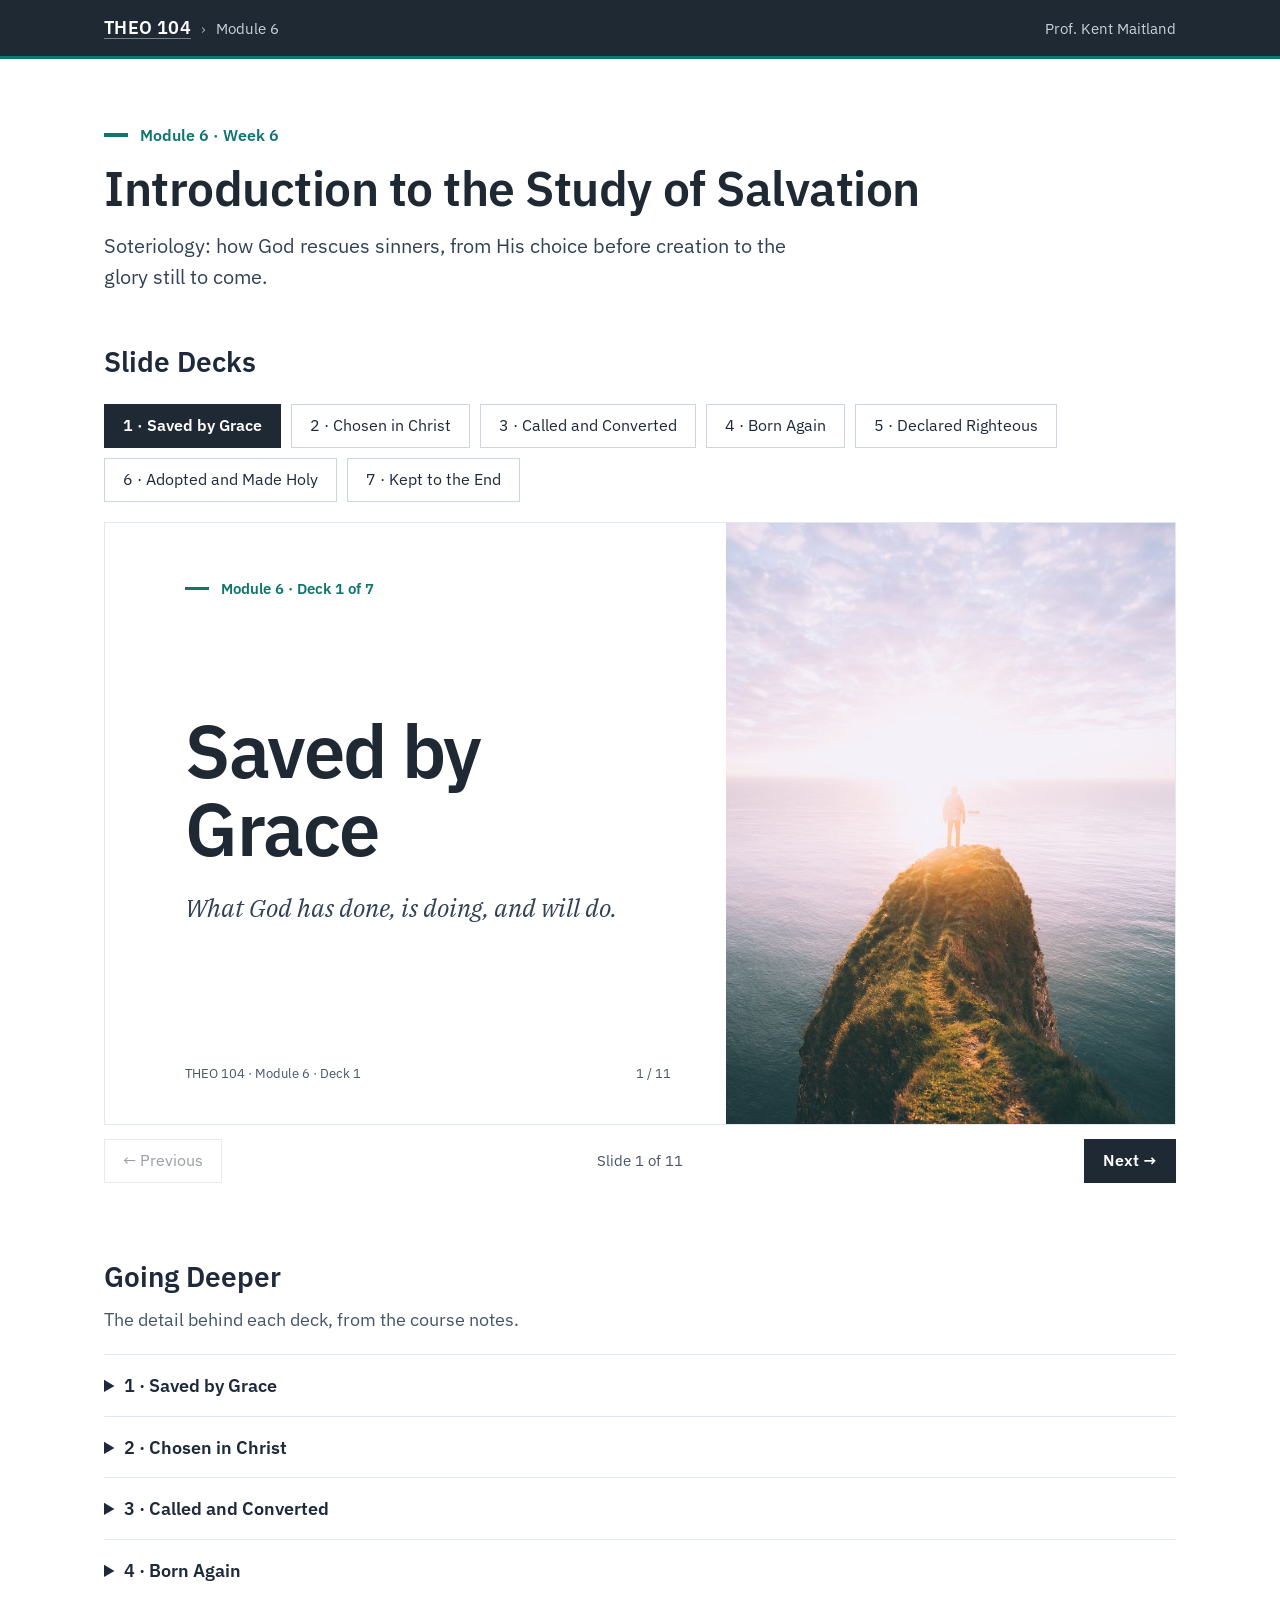
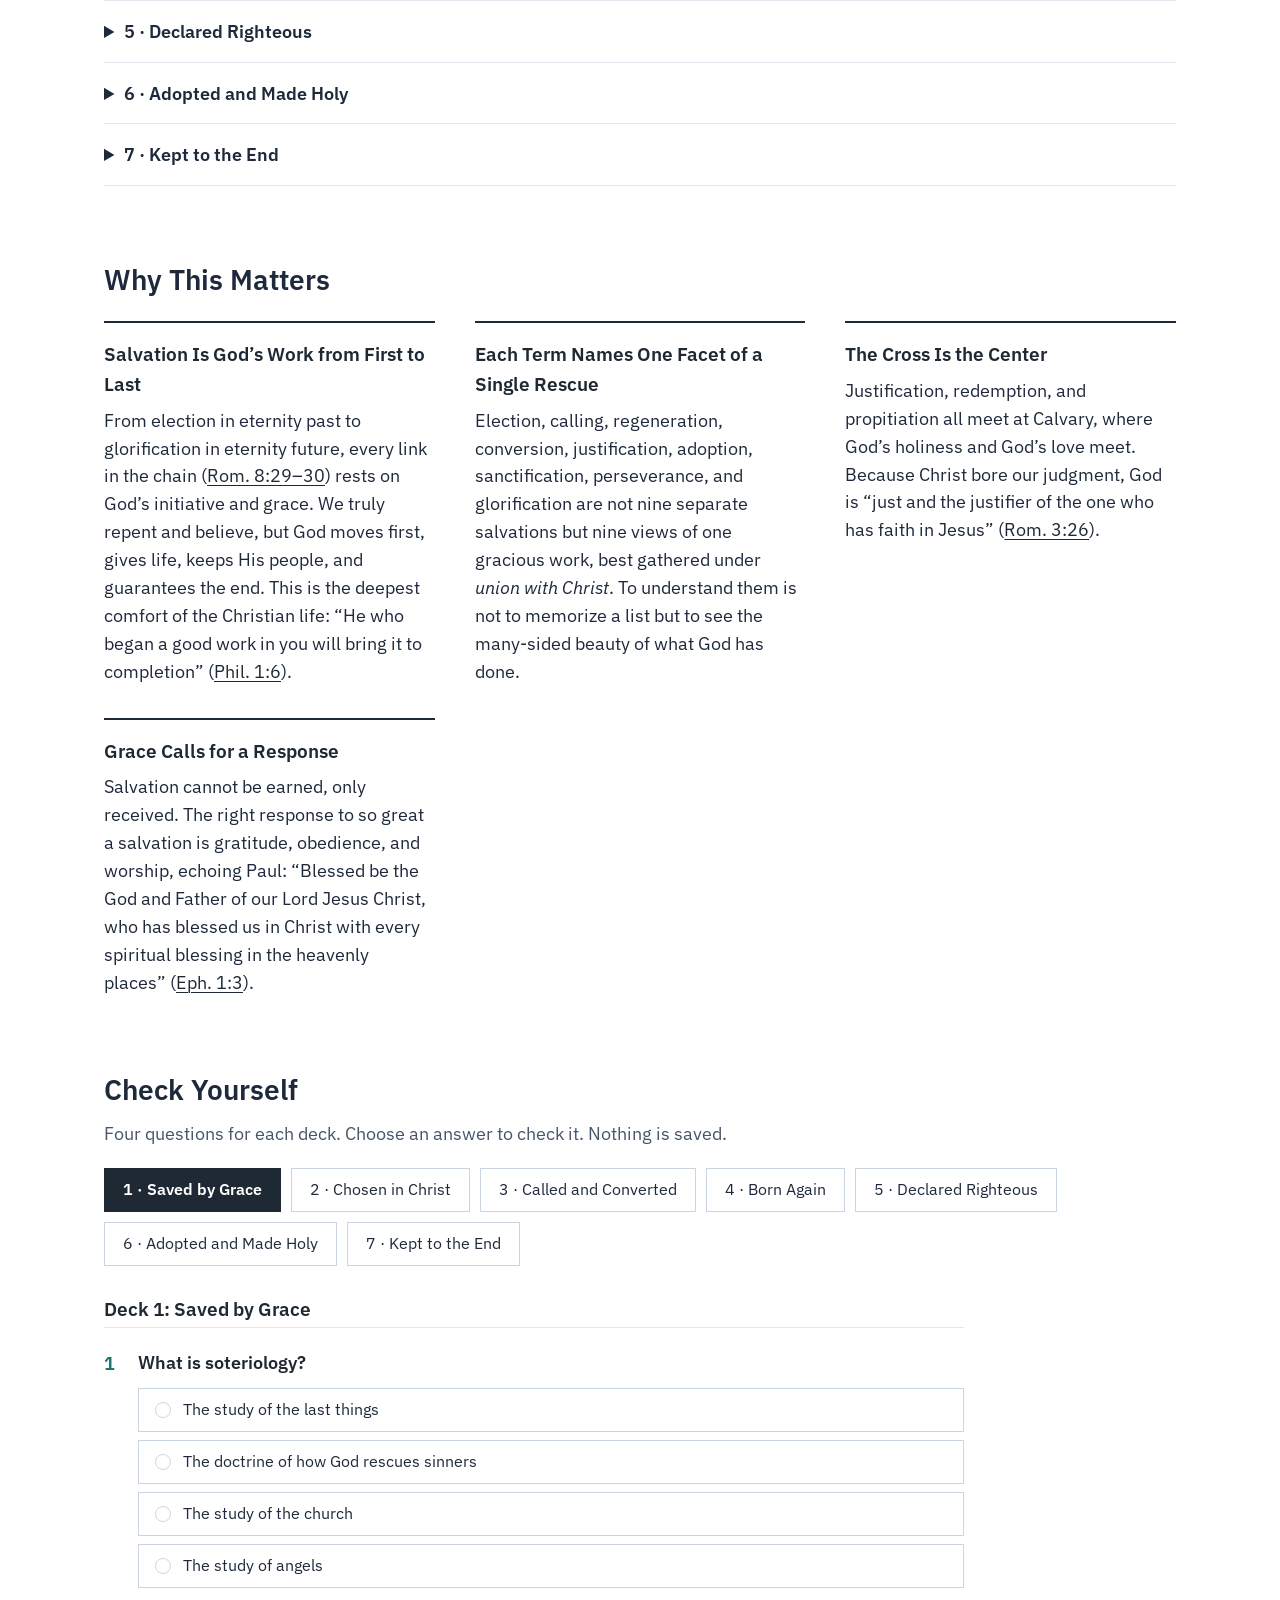
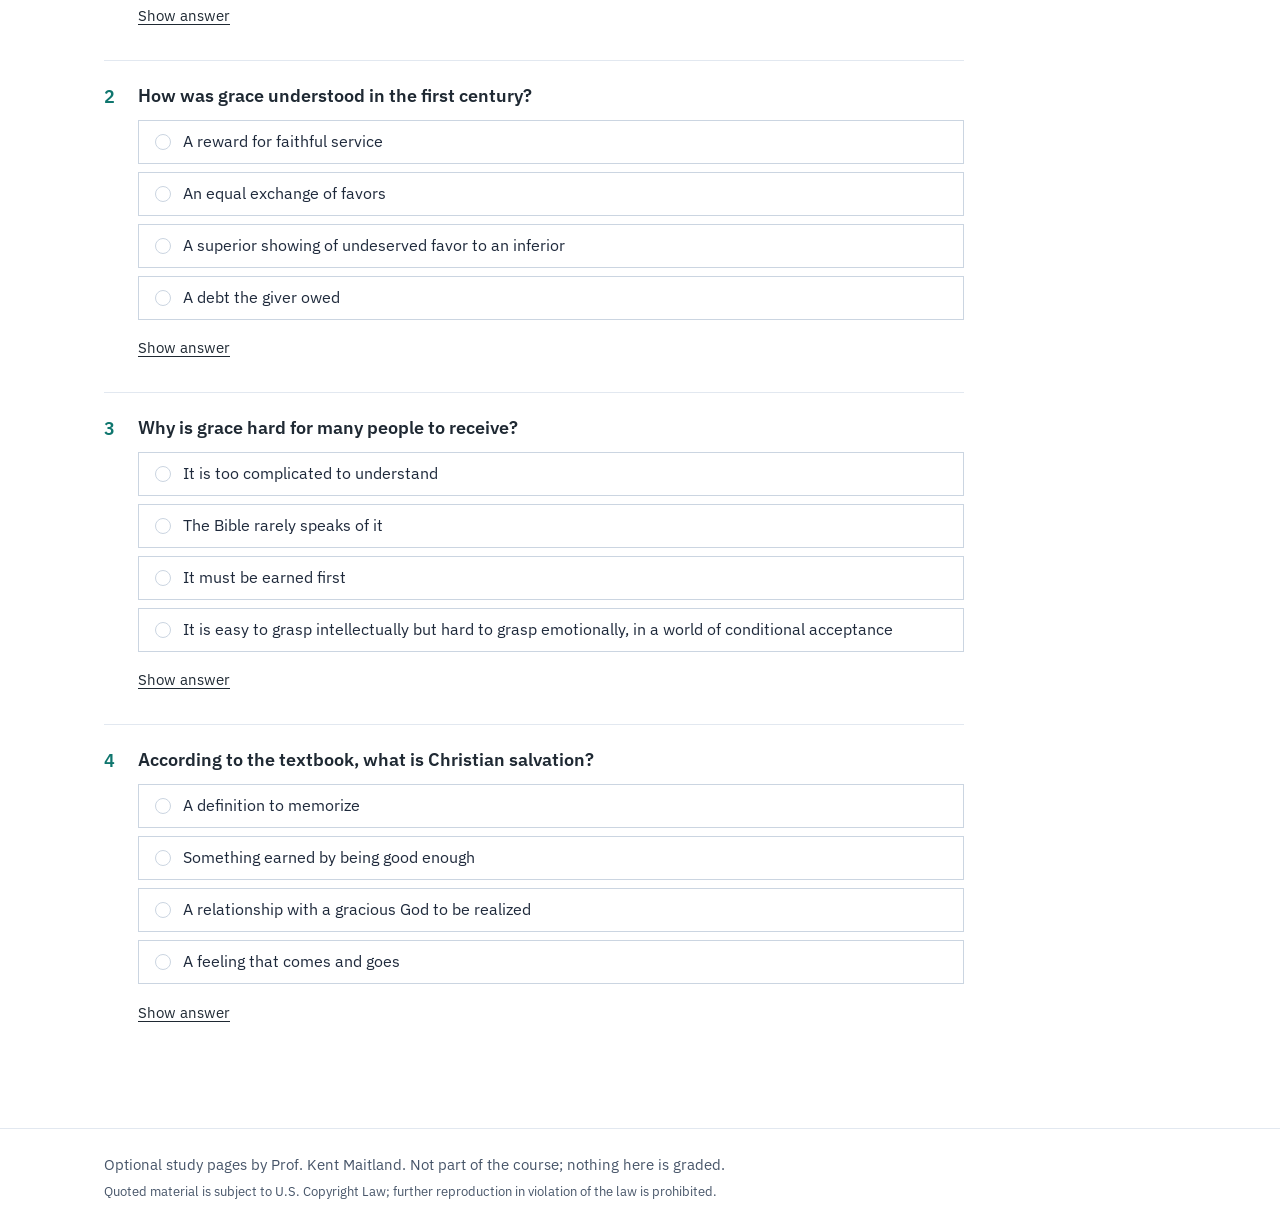
<file: module-6/index.html>
<!doctype html>
<html lang="en" class="no-js">
<head>
<meta charset="utf-8">
<meta name="viewport" content="width=device-width, initial-scale=1">
<title>Module 6: Introduction to the Study of Salvation · THEO 104</title>
<link rel="preconnect" href="https://fonts.googleapis.com">
<link rel="preconnect" href="https://fonts.gstatic.com" crossorigin>
<link rel="stylesheet" href="https://fonts.googleapis.com/css2?family=IBM+Plex+Sans:ital,wght@0,400;0,600;1,400&amp;family=IBM+Plex+Serif:ital,wght@1,400&amp;display=swap">
<link rel="stylesheet" href="../assets/theo104.css?v=2026-11-24a">
</head>
<body>
<header class="site-head">
<div class="wrap"><nav class="crumbs" aria-label="Breadcrumb"><strong><a href="../">THEO 104</a></strong><span class="sep" aria-hidden="true">›</span><span aria-current="page">Module 6</span></nav><span class="who">Prof. Kent Maitland</span></div>
</header>

<main class="wrap">
<section class="hero">
<div class="label">Module 6 · Week 6</div>
<h1>Introduction to the Study of Salvation</h1>
<p>Soteriology: how God rescues sinners, from His choice before creation to the glory still to come.</p>
</section>

<section class="block" aria-labelledby="decks-h">
<h2 id="decks-h">Slide Decks</h2>
<ul class="deck-list">
<li><button class="btn" type="button" data-pick aria-pressed="false">1 · Saved by Grace</button></li>
<li><button class="btn" type="button" data-pick aria-pressed="false">2 · Chosen in Christ</button></li>
<li><button class="btn" type="button" data-pick aria-pressed="false">3 · Called and Converted</button></li>
<li><button class="btn" type="button" data-pick aria-pressed="false">4 · Born Again</button></li>
<li><button class="btn" type="button" data-pick aria-pressed="false">5 · Declared Righteous</button></li>
<li><button class="btn" type="button" data-pick aria-pressed="false">6 · Adopted and Made Holy</button></li>
<li><button class="btn" type="button" data-pick aria-pressed="false">7 · Kept to the End</button></li>
</ul>

<div class="viewer" tabindex="0" aria-label="Slide viewer. Use the left and right arrow keys to move between slides.">

<!-- ===== Deck 1 ===== -->
<section class="deck" aria-label="Deck 1: Saved by Grace">
<h3 class="deck-name">Deck 1: Saved by Grace</h3>

<div class="slide has-photo">
<figure class="s-photo"><img src="../img/grace-sunrise-promontory.jpg" alt="A lone figure on a grassy sea promontory facing a glowing sunrise over a calm ocean" loading="lazy"></figure>
<div class="s-label">Module 6 · Deck 1 of 7</div>
<div class="s-mid">
<h3 class="s-title">Saved by Grace</h3>
<p class="s-lead">What God has done, is doing, and will do.</p>
</div>
<div class="s-foot"><span>THEO 104 · Module 6 · Deck 1</span><span class="s-num"></span></div>
</div>

<div class="slide">
<div class="s-label">Module 6 · Saved by Grace</div>
<h3 class="s-h">From Diagnosis to Cure</h3>
<p class="s-lead">Module 5 ended at the mirror: a person of dignity, marred by sin, unable to cure himself.</p>
<figure class="s-quote">
<blockquote>“The Christian doctrine of salvation reveals that only through God’s intervention is humanity able to solve its greatest problem, which is alienation from God.”</blockquote>
<figcaption>Etzel and Small, p. 177</figcaption>
</figure>
<p class="s-text" style="margin-top:0"><strong>Soteriology</strong> (from the Greek <em>sōtēria</em>, “deliverance” or “salvation”) is the doctrine of how God rescues sinners. <span class="s-ref">Etzel and Gutierrez, p. 139</span></p>
<div class="s-foot"><span>THEO 104 · Module 6 · Deck 1</span><span class="s-num"></span></div>
</div>

<div class="slide">
<div class="s-label">Module 6 · Saved by Grace</div>
<h3 class="s-h">Everyone Has a Vision of Salvation</h3>
<p class="s-lead">Ask “What is wrong with the world?” and every answer carries a picture of what would set it right.</p>
<div class="s-end">
<div class="s-rows">
<div class="s-row"><div class="s-term">Political</div><div class="s-gloss">The right laws and the right leaders.</div></div>
<div class="s-row"><div class="s-term">Social</div><div class="s-gloss">A better, fairer society.</div></div>
<div class="s-row"><div class="s-term">Personal</div><div class="s-gloss">“A new relationship, a new job, a relocation, or a new circle of friends.”</div></div>
</div>
<p class="s-text muted">Christianity names the problem clearly and offers a clear solution. <span class="s-ref">Etzel and Small, pp. 179–80</span></p>
</div>
<div class="s-foot"><span>THEO 104 · Module 6 · Deck 1</span><span class="s-num"></span></div>
</div>

<div class="slide">
<div class="s-label">Module 6 · Saved by Grace</div>
<h3 class="s-h">More Than a Moment</h3>
<figure class="s-quote">
<blockquote>“Salvation is something that God has done, is doing and, ultimately will do!”</blockquote>
<figcaption>Etzel and Small, p. 180</figcaption>
</figure>
<p class="s-text" style="margin-top:0">Evangelicals stress the moment of faith; other traditions stress growth and the sacraments. Both are part of the picture. Salvation is “at once something the Christian possesses by faith, realizes in a deeper way moment-by-moment through obedience, and awaits in the future.” <span class="s-ref">Etzel and Small, p. 180</span></p>
<div class="s-foot"><span>THEO 104 · Module 6 · Deck 1</span><span class="s-num"></span></div>
</div>

<div class="slide">
<div class="s-label">Module 6 · Saved by Grace</div>
<h3 class="s-h">Salvation Across the Bible</h3>
<div class="s-end">
<table class="s-table">
<thead><tr><th>Theme</th><th>What God Saves</th><th>Scripture</th></tr></thead>
<tbody>
<tr><td>National</td><td>Israel, from slavery in Egypt</td><td> <span class="s-ref"><a href="https://ref.ly/Exod14.13;esv">Exod. 14:13</a></span></td></tr>
<tr><td>Personal</td><td>A person, from sin and its consequence</td><td> <span class="s-ref"><a href="https://ref.ly/Ps51.12;esv">Ps. 51:12</a></span></td></tr>
<tr><td>Global</td><td>The whole earth, made new</td><td> <span class="s-ref"><a href="https://ref.ly/Isa65.17;esv">Isa. 65:17</a></span></td></tr>
</tbody>
</table>
<p class="s-text muted">In the New Testament, Jesus offers salvation to individuals (<a href="https://ref.ly/Mark5.34;esv">Mark 5:34</a>; <a href="https://ref.ly/John20.31;esv">John 20:31</a>), and Revelation shows believing Israel saved and the world renewed (<a href="https://ref.ly/Rev21.1-22.5;esv">Rev. 21:1–22:5</a>). <span class="s-ref">Etzel and Small, pp. 180–81</span></p>
</div>
<div class="s-foot"><span>THEO 104 · Module 6 · Deck 1</span><span class="s-num"></span></div>
</div>

<div class="slide">
<div class="s-label">Module 6 · Saved by Grace</div>
<h3 class="s-h">An Order of Salvation</h3>
<figure class="s-quote long">
<blockquote>“For those whom He foreknew He also predestined to be conformed to the image of His Son, in order that He might be the firstborn among many brothers. And those whom He predestined He also called, and those whom He called He also justified, and those whom He justified He also glorified.”</blockquote>
<figcaption><a href="https://ref.ly/Rom8.29-30;esv">Rom. 8:29–30</a></figcaption>
</figure>
<p class="s-text" style="margin-top:0">Theologians call this the order of salvation, an order that is “logical (not necessarily always chronological).” <span class="s-ref">Etzel and Small, p. 181</span></p>
<div class="s-foot"><span>THEO 104 · Module 6 · Deck 1</span><span class="s-num"></span></div>
</div>

<div class="slide">
<div class="s-label">Module 6 · Saved by Grace</div>
<h3 class="s-h">The Road Ahead</h3>
<p class="s-lead">Each term names one facet of a single rescue.</p>
<div class="s-end">
<div class="s-cols" style="--n:5">
<div class="s-col"><span class="num">1</span><div class="s-term">Eternity past</div><p>Election</p><span class="s-ref"><a href="https://ref.ly/Eph1.4;esv">Eph. 1:4</a></span></div>
<div class="s-col"><span class="num">2</span><div class="s-term">At conversion</div><p>Calling, conversion, new birth, justification, adoption</p></div>
<div class="s-col"><span class="num">3</span><div class="s-term">The Christian life</div><p>Sanctification and perseverance</p></div>
<div class="s-col"><span class="num">4</span><div class="s-term">Eternity future</div><p>Glorification</p><span class="s-ref"><a href="https://ref.ly/Rom8.30;esv">Rom. 8:30</a></span></div>
<div class="s-col"><span class="num">5</span><div class="s-term">Beneath them all</div><p>Union with Christ</p></div>
</div>
<p class="s-text muted s-cite">Etzel and Small, p. 181</p>
</div>
<div class="s-foot"><span>THEO 104 · Module 6 · Deck 1</span><span class="s-num"></span></div>
</div>

<div class="slide">
<div class="s-label">Module 6 · Saved by Grace</div>
<h3 class="s-h">It’s All About Grace</h3>
<figure class="s-quote">
<blockquote>“Grace was defined as a superior showing of undeserved favor to an inferior.”</blockquote>
<figcaption>Etzel and Small, p. 182</figcaption>
</figure>
<p class="s-text" style="margin-top:0">A king might choose to be kind to a servant he owed nothing. That is what God has done for us in Jesus Christ.</p>
<div class="s-foot"><span>THEO 104 · Module 6 · Deck 1</span><span class="s-num"></span></div>
</div>

<div class="slide">
<div class="s-label">Module 6 · Saved by Grace</div>
<h3 class="s-h">Not from Works</h3>
<figure class="s-quote">
<blockquote>“For by grace you have been saved through faith. And this is not your own doing; it is the gift of God, not a result of works, so that no one may boast.”</blockquote>
<figcaption><a href="https://ref.ly/Eph2.8-9;esv">Eph. 2:8–9</a></figcaption>
</figure>
<p class="s-text" style="margin-top:0">Many people assume salvation must be earned by being good enough. The Bible could not be clearer that it rests on grace. <span class="s-ref">Etzel and Small, p. 182</span></p>
<div class="s-foot"><span>THEO 104 · Module 6 · Deck 1</span><span class="s-num"></span></div>
</div>

<div class="slide">
<div class="s-label">Module 6 · Saved by Grace</div>
<h3 class="s-h">Hard to Receive</h3>
<figure class="s-quote">
<blockquote>“The concept of grace is not too difficult for most to grasp intellectually, but it is hard to grasp emotionally.”</blockquote>
<figcaption>Etzel and Small, p. 182</figcaption>
</figure>
<p class="s-text" style="margin-top:0">We live in a world of conditional acceptance and conditional love. God has shown us favor, knowing full well who we are.</p>
<div class="s-foot"><span>THEO 104 · Module 6 · Deck 1</span><span class="s-num"></span></div>
</div>

<div class="slide">
<div class="s-label">Module 6 · Saved by Grace</div>
<h3 class="s-h">A Relationship to Be Realized</h3>
<figure class="s-quote">
<blockquote>“Christian salvation is not simply a definition to be understood, but a relationship with a gracious God to be realized.”</blockquote>
<figcaption>Etzel and Small, p. 183</figcaption>
</figure>
<p class="s-text" style="margin-top:0">Picture the person who has shown you the most grace, who knew the good and the bad in you and loved you still. “God is far more gracious to us than this person.” <span class="s-ref">Etzel and Small, pp. 182–83</span></p>
<div class="s-end">
<div class="s-next"><span class="tag">Up next · Deck 2</span><span class="q">When does salvation begin?</span></div>
</div>
<div class="s-foot"><span>THEO 104 · Module 6 · Deck 1</span><span class="s-num"></span></div>
</div>

</section>

<!-- ===== Deck 2 ===== -->
<section class="deck" aria-label="Deck 2: Chosen in Christ">
<h3 class="deck-name">Deck 2: Chosen in Christ</h3>

<div class="slide has-photo">
<figure class="s-photo"><img src="../img/chosen-starry-sky.jpg" alt="A dense starry night sky with the Milky Way glowing above dark conifer treetops" loading="lazy"></figure>
<div class="s-label">Module 6 · Deck 2 of 7</div>
<div class="s-mid">
<h3 class="s-title">Chosen in Christ</h3>
<p class="s-lead">Salvation began before the world did.</p>
</div>
<div class="s-foot"><span>THEO 104 · Module 6 · Deck 2</span><span class="s-num"></span></div>
</div>

<div class="slide">
<div class="s-label">Module 6 · Chosen in Christ</div>
<h3 class="s-h">Before the World Began</h3>
<figure class="s-quote">
<blockquote>“It is at this moment, before the world began, that salvation was already conceived in the mind of God.”</blockquote>
<figcaption>Etzel and Small, p. 185</figcaption>
</figure>
<p class="s-text" style="margin-top:0">Salvation does not begin when we first believe. God “chose us in Him before the foundation of the world” (<a href="https://ref.ly/Eph1.4;esv">Eph. 1:4</a>). This is the doctrine of <strong>election</strong>.</p>
<div class="s-foot"><span>THEO 104 · Module 6 · Deck 2</span><span class="s-num"></span></div>
</div>

<div class="slide">
<div class="s-label">Module 6 · Chosen in Christ</div>
<h3 class="s-h">Three Words</h3>
<figure class="s-quote">
<blockquote>“Declaring the end from the beginning and from ancient times things not yet done, saying, ‘My counsel shall stand, and I will accomplish all My purpose.’ ”</blockquote>
<figcaption><a href="https://ref.ly/Isa46.10;esv">Isa. 46:10</a></figcaption>
</figure>
<div class="s-end">
<div class="s-cols">
<div class="s-col"><div class="s-term">Predestination</div><p>To set one’s destiny ahead of time.</p></div>
<div class="s-col"><div class="s-term">Foreknowledge</div><p>To know ahead of an event.</p></div>
<div class="s-col"><div class="s-term">Election</div><p>To choose.</p></div>
</div>
<p class="s-text muted s-cite">Etzel and Small, p. 185</p>
<p class="s-text muted">God knows the end from the beginning because He has planned it.</p>
</div>
<div class="s-foot"><span>THEO 104 · Module 6 · Deck 2</span><span class="s-num"></span></div>
</div>

<div class="slide">
<div class="s-label">Module 6 · Chosen in Christ</div>
<h3 class="s-h">Chosen in the Old Testament</h3>
<div class="s-end">
<div class="s-rows">
<div class="s-row"><div class="s-term">Abraham</div><div class="s-gloss">Chosen so that “in you all the families of the earth shall be blessed.” <span class="s-ref"><a href="https://ref.ly/Gen12.3;esv">Gen. 12:3</a></span></div></div>
<div class="s-row"><div class="s-term">Israel</div><div class="s-gloss">Chosen in love, “not because you were more in number than any other people.” <span class="s-ref"><a href="https://ref.ly/Deut7.7;esv">Deut. 7:7</a></span></div></div>
</div>
<p class="s-text muted">Israel’s privileges—the covenants, the law, the temple, and the promised Messiah—did not mean the personal salvation of every Israelite (<a href="https://ref.ly/Rom9.1-13;esv">Rom. 9:1–13</a>). <span class="s-ref">Etzel and Small, pp. 185–86</span></p>
</div>
<div class="s-foot"><span>THEO 104 · Module 6 · Deck 2</span><span class="s-num"></span></div>
</div>

<div class="slide">
<div class="s-label">Module 6 · Chosen in Christ</div>
<h3 class="s-h">Chosen in Him</h3>
<figure class="s-quote long">
<blockquote>“Even as He chose us in Him before the foundation of the world, that we should be holy and blameless before Him. In love He predestined us for adoption to Himself as sons through Jesus Christ, according to the purpose of His will.”</blockquote>
<figcaption><a href="https://ref.ly/Eph1.4-5;esv">Eph. 1:4–5</a></figcaption>
</figure>
<p class="s-text" style="margin-top:0">In the New Testament, election is bound up in Christ: believers share in salvation because they are chosen in Him. <span class="s-ref">Etzel and Small, p. 186</span></p>
<div class="s-foot"><span>THEO 104 · Module 6 · Deck 2</span><span class="s-num"></span></div>
</div>

<div class="slide">
<div class="s-label">Module 6 · Chosen in Christ</div>
<h3 class="s-h">Election Leads to Praise</h3>
<figure class="s-quote">
<blockquote>“In Him we have obtained an inheritance, having been predestined according to the purpose of Him who works all things according to the counsel of His will.”</blockquote>
<figcaption><a href="https://ref.ly/Eph1.11;esv">Eph. 1:11</a></figcaption>
</figure>
<p class="s-text" style="margin-top:0">Paul opens with “Blessed be”: the language of praise. Election comforted him, because whatever happens in the world, God will work out His purpose for His glory. <span class="s-ref">Etzel and Small, p. 186</span></p>
<div class="s-foot"><span>THEO 104 · Module 6 · Deck 2</span><span class="s-num"></span></div>
</div>

<div class="slide">
<div class="s-label">Module 6 · Chosen in Christ</div>
<h3 class="s-h">All Things for Good</h3>
<figure class="s-quote">
<blockquote>“And we know that for those who love God all things work together for good, for those who are called according to His purpose.”</blockquote>
<figcaption><a href="https://ref.ly/Rom8.28;esv">Rom. 8:28</a></figcaption>
</figure>
<p class="s-text" style="margin-top:0">The Christian can rest in this, because God is in control. <span class="s-ref">Etzel and Small, p. 187</span></p>
<div class="s-foot"><span>THEO 104 · Module 6 · Deck 2</span><span class="s-num"></span></div>
</div>

<div class="slide">
<div class="s-label">Module 6 · Chosen in Christ</div>
<h3 class="s-h">Not Whether, but How</h3>
<figure class="s-quote long">
<blockquote>“The debate about election in Christian theology is not whether election is biblical, because virtually all notable theologians affirm election, but rather concerns the basis upon which God elects.”</blockquote>
<figcaption>Etzel and Small, p. 187</figcaption>
</figure>
<div class="s-end">
<table class="s-table">
<thead><tr><th>View</th><th>The Claim</th></tr></thead>
<tbody>
<tr><td>Unconditional election</td><td>God chooses people for salvation without considering what they have done or will do</td></tr>
<tr><td>Conditional election</td><td>God chooses on some basis in the person, usually because He foresees that the person will choose Him</td></tr>
</tbody>
</table>
</div>
<div class="s-foot"><span>THEO 104 · Module 6 · Deck 2</span><span class="s-num"></span></div>
</div>

<div class="slide">
<div class="s-label">Module 6 · Chosen in Christ</div>
<h3 class="s-h">Jacob and Esau</h3>
<figure class="s-quote long">
<blockquote>“Though they were not yet born and had done nothing either good or bad—in order that God’s purpose of election might continue, not because of works but because of Him who calls—she was told, ‘The older will serve the younger.’ ”</blockquote>
<figcaption><a href="https://ref.ly/Rom9.11-12;esv">Rom. 9:11–12</a></figcaption>
</figure>
<p class="s-text" style="margin-top:0">God chose Jacob, the younger, in a manner “not tied to human activity.” Scripture points to unconditional election. <span class="s-ref">Etzel and Small, p. 187</span></p>
<div class="s-foot"><span>THEO 104 · Module 6 · Deck 2</span><span class="s-num"></span></div>
</div>

<div class="slide">
<div class="s-label">Module 6 · Chosen in Christ</div>
<h3 class="s-h">Election and Our Choices</h3>
<figure class="s-quote">
<blockquote>“Work out your own salvation with fear and trembling, for it is God who works in you, both to will and to work for His good pleasure.”</blockquote>
<figcaption><a href="https://ref.ly/Phil2.12-13;esv">Phil. 2:12–13</a></figcaption>
</figure>
<p class="s-text" style="margin-top:0">Election does not make our choices any less our own.</p>
<div class="s-end">
<div class="s-rows">
<div class="s-row"><div class="s-term">Not absolute</div><div class="s-gloss">Our freedom is real, yet limited by time, space, intellect, and more.</div></div>
<div class="s-row"><div class="s-term">Accountable</div><div class="s-gloss">“We still make decisions for which we can and will be held justly morally accountable.” <span class="s-ref">Etzel and Small, p. 188</span></div></div>
<div class="s-row"><div class="s-term">Within God’s plan</div><div class="s-gloss">God’s plan does not cancel our choices; it includes them as the very means He uses.</div></div>
</div>
</div>
<div class="s-foot"><span>THEO 104 · Module 6 · Deck 2</span><span class="s-num"></span></div>
</div>

<div class="slide">
<div class="s-label">Module 6 · Chosen in Christ</div>
<h3 class="s-h">Comfort, Not Trouble</h3>
<figure class="s-quote">
<blockquote>“And I am sure of this, that He who began a good work in you will bring it to completion at the day of Jesus Christ.”</blockquote>
<figcaption><a href="https://ref.ly/Phil1.6;esv">Phil. 1:6</a></figcaption>
</figure>
<p class="s-text" style="margin-top:0">Election assures us that salvation is primarily a work of God. It “should not be a source of trouble, but one of profound comfort and joy!” <span class="s-ref">Etzel and Small, pp. 188–89</span></p>
<div class="s-end">
<div class="s-next"><span class="tag">Up next · Deck 3</span><span class="q">How does God bring a person to faith?</span></div>
</div>
<div class="s-foot"><span>THEO 104 · Module 6 · Deck 2</span><span class="s-num"></span></div>
</div>

</section>

<!-- ===== Deck 3 ===== -->
<section class="deck" aria-label="Deck 3: Called and Converted">
<h3 class="deck-name">Deck 3: Called and Converted</h3>

<div class="slide has-photo">
<figure class="s-photo"><img src="../img/called-lighthouse.jpg" alt="A lit lighthouse on a rocky islet reached by a stone causeway, in a blue-hour sea and sky" loading="lazy"></figure>
<div class="s-label">Module 6 · Deck 3 of 7</div>
<div class="s-mid">
<h3 class="s-title">Called and Converted</h3>
<p class="s-lead">God speaks first.</p>
</div>
<div class="s-foot"><span>THEO 104 · Module 6 · Deck 3</span><span class="s-num"></span></div>
</div>

<div class="slide">
<div class="s-label">Module 6 · Called and Converted</div>
<h3 class="s-h">The Gospel Call</h3>
<figure class="s-quote">
<blockquote>“For many are called, but few are chosen.”</blockquote>
<figcaption><a href="https://ref.ly/Matt22.14;esv">Matt. 22:14</a></figcaption>
</figure>
<p class="s-text" style="margin-top:0">Before conversion comes conviction: an awareness of sin and of our need for God’s offer of salvation. <span class="s-ref">Etzel and Small, p. 189</span></p>
<div class="s-end">
<div class="s-rows">
<div class="s-row"><div class="s-term">The general call</div><div class="s-gloss">Goes out to all whenever the gospel is preached, offered sincerely to everyone.</div></div>
<div class="s-row"><div class="s-term">The call to faith</div><div class="s-gloss">Brings a person to saving faith: “Those whom He called He also justified.” <span class="s-ref"><a href="https://ref.ly/Rom8.30;esv">Rom. 8:30</a></span></div></div>
</div>
</div>
<div class="s-foot"><span>THEO 104 · Module 6 · Deck 3</span><span class="s-num"></span></div>
</div>

<div class="slide">
<div class="s-label">Module 6 · Called and Converted</div>
<h3 class="s-h">God Moves First</h3>
<div class="s-mid quotes">
<figure class="s-quote">
<blockquote>“Understanding the gospel call is important because, once again, this event suggests that God, not us, moves first in our salvation.”</blockquote>
<figcaption>Etzel and Small, p. 189</figcaption>
</figure>
<figure class="s-quote">
<blockquote>“God is faithful, by whom you were called into the fellowship of His Son, Jesus Christ our Lord.”</blockquote>
<figcaption><a href="https://ref.ly/1Cor1.9;esv">1 Cor. 1:9</a></figcaption>
</figure>
</div>
<div class="s-foot"><span>THEO 104 · Module 6 · Deck 3</span><span class="s-num"></span></div>
</div>

<div class="slide">
<div class="s-label">Module 6 · Called and Converted</div>
<h3 class="s-h">Can the Dead Respond?</h3>
<figure class="s-quote">
<blockquote>“The natural person does not accept the things of the Spirit of God, for they are folly to him, and he is not able to understand them because they are spiritually discerned.”</blockquote>
<figcaption><a href="https://ref.ly/1Cor2.14;esv">1 Cor. 2:14</a></figcaption>
</figure>
<p class="s-text" style="margin-top:0">“Apart from the intervention of the Holy Spirit, a person is unable to even understand their need for God.” <span class="s-ref">Etzel and Small, p. 189</span></p>
<div class="s-foot"><span>THEO 104 · Module 6 · Deck 3</span><span class="s-num"></span></div>
</div>

<div class="slide">
<div class="s-label">Module 6 · Called and Converted</div>
<h3 class="s-h">Two Answers</h3>
<div class="s-end">
<table class="s-table">
<thead><tr><th>View</th><th>The Claim</th><th>Assessment</th></tr></thead>
<tbody>
<tr><td>Prevenient grace</td><td>God gives all people a grace that cancels original sin, so that all can freely respond</td><td>Unlikely: “There are no biblical texts that clearly affirm” it</td></tr>
<tr><td>The Spirit’s effective offer</td><td>The Holy Spirit personally offers salvation to persons and brings them to receive it</td><td>The textbook’s view</td></tr>
</tbody>
</table>
<p class="s-text muted">Both agree that God must step in first. Deck 4 shows how: He gives life. <span class="s-ref">Etzel and Small, pp. 189–90</span></p>
</div>
<div class="s-foot"><span>THEO 104 · Module 6 · Deck 3</span><span class="s-num"></span></div>
</div>

<div class="slide">
<div class="s-label">Module 6 · Called and Converted</div>
<h3 class="s-h">Today, If You Hear His Voice</h3>
<figure class="s-quote">
<blockquote>“Today, if you hear His voice, do not harden your hearts as in the rebellion.”</blockquote>
<figcaption><a href="https://ref.ly/Heb3.15;esv">Heb. 3:15</a></figcaption>
</figure>
<p class="s-text" style="margin-top:0">Even hearing God’s voice is a gift of His grace. “Upon each rejection of God’s voice, our spiritual sensitivity is lessened.” <span class="s-ref">Etzel and Small, p. 190</span></p>
<p class="s-text">The right answer is Samuel’s: “Speak, for Your servant hears” (<a href="https://ref.ly/1Sam3.10;esv">1 Sam. 3:10</a>).</p>
<div class="s-foot"><span>THEO 104 · Module 6 · Deck 3</span><span class="s-num"></span></div>
</div>

<div class="slide">
<div class="s-label">Module 6 · Called and Converted</div>
<h3 class="s-h">Two Acts</h3>
<figure class="s-quote">
<blockquote>“Our willing response to the gospel call, in which we sincerely repent of sins and place our trust in Christ for salvation.”</blockquote>
<figcaption>Wayne Grudem, <em>Bible Doctrine</em>, quoted in Etzel and Gutierrez, p. 139</figcaption>
</figure>
<p class="s-text" style="margin-top:0">Conversion rests on “two closely related but distinguishable acts”: repentance from sin and faith in Jesus. <span class="s-ref">Etzel and Small, p. 191</span></p>
<div class="s-foot"><span>THEO 104 · Module 6 · Deck 3</span><span class="s-num"></span></div>
</div>

<div class="slide">
<div class="s-label">Module 6 · Called and Converted</div>
<h3 class="s-h">Repentance</h3>
<div class="s-end">
<div class="s-rows">
<div class="s-row"><div class="s-term">Turning</div><div class="s-gloss">In the Old Testament, turning from sin and returning to the Lord: “Return to Me, and I will return to you.” <span class="s-ref"><a href="https://ref.ly/Mal3.7;esv">Mal. 3:7</a></span></div></div>
<div class="s-row"><div class="s-term">A change of mind</div><div class="s-gloss">The Greek <em>metanoia</em>: not mere remorse, but going in a new direction. <span class="s-ref"><a href="https://ref.ly/2Cor7.10;esv">2 Cor. 7:10</a></span></div></div>
<div class="s-row"><div class="s-term">The whole person</div><div class="s-gloss">“One’s intellect is aware of sin, one’s emotions experience sorrow over sin, and one’s behavior turns from sinful actions.”</div></div>
</div>
<p class="s-text muted">Repentance begins the Christian life and continues through it. <span class="s-ref">Etzel and Small, p. 192</span></p>
<p class="s-text muted s-cite">Etzel and Gutierrez, pp. 139–40</p>
</div>
<div class="s-foot"><span>THEO 104 · Module 6 · Deck 3</span><span class="s-num"></span></div>
</div>

<div class="slide">
<div class="s-label">Module 6 · Called and Converted</div>
<h3 class="s-h">Faith</h3>
<div class="s-mid quotes">
<figure class="s-quote">
<blockquote>“These are written so that you may believe that Jesus is the Christ, the Son of God, and that by believing you may have life in His name.”</blockquote>
<figcaption><a href="https://ref.ly/John20.31;esv">John 20:31</a></figcaption>
</figure>
<figure class="s-quote">
<blockquote>“If you confess with your mouth that Jesus is Lord and believe in your heart that God raised Him from the dead, you will be saved.”</blockquote>
<figcaption><a href="https://ref.ly/Rom10.9;esv">Rom. 10:9</a></figcaption>
</figure>
</div>
<p class="s-text" style="margin-top:0">The Greek <em>pistis</em> means a conviction about the truth of something, and faith itself is God’s gift (<a href="https://ref.ly/Eph2.8;esv">Eph. 2:8</a>): “God provides us with the faith to believe in Him.” <span class="s-ref">Etzel and Gutierrez, p. 140</span></p>
<div class="s-foot"><span>THEO 104 · Module 6 · Deck 3</span><span class="s-num"></span></div>
</div>

<div class="slide">
<div class="s-label">Module 6 · Called and Converted</div>
<h3 class="s-h">Faith That Works</h3>
<div class="s-mid quotes">
<figure class="s-quote">
<blockquote>“So also faith by itself, if it does not have works, is dead.”</blockquote>
<figcaption><a href="https://ref.ly/Jas2.17;esv">Jas. 2:17</a></figcaption>
</figure>
<figure class="s-quote">
<blockquote>“For we hold that one is justified by faith apart from works of the law.”</blockquote>
<figcaption><a href="https://ref.ly/Rom3.28;esv">Rom. 3:28</a></figcaption>
</figure>
</div>
<p class="s-text" style="margin-top:0">Genuine initial faith “will continue to grow into faithfulness.” <span class="s-ref">Etzel and Small, p. 193</span></p>
<p class="s-text">Fruit is the result of salvation, not its cause. <span class="s-ref">Etzel and Gutierrez, p. 140</span></p>
<div class="s-foot"><span>THEO 104 · Module 6 · Deck 3</span><span class="s-num"></span></div>
</div>

<div class="slide">
<div class="s-label">Module 6 · Called and Converted</div>
<h3 class="s-h">The Whole Person</h3>
<figure class="s-quote">
<blockquote>“Salvation includes all of these components—through the work of Jesus and the new life provided by the Holy Spirit.”</blockquote>
<figcaption>Etzel and Gutierrez, p. 139</figcaption>
</figure>
<p class="s-text" style="margin-top:0">Conversion is not only reasoning our way to God, nor only feeling remorse, nor only making a choice. It engages intellect, emotion, and will.</p>
<div class="s-end">
<div class="s-next"><span class="tag">Up next · Deck 4</span><span class="q">What does it mean to be born again?</span></div>
</div>
<div class="s-foot"><span>THEO 104 · Module 6 · Deck 3</span><span class="s-num"></span></div>
</div>

</section>

<!-- ===== Deck 4 ===== -->
<section class="deck" aria-label="Deck 4: Born Again">
<h3 class="deck-name">Deck 4: Born Again</h3>

<div class="slide has-photo">
<figure class="s-photo"><img src="../img/born-coastal-grass.jpg" alt="Golden grasses and wildflowers on a coastal bluff above a teal sea, under a blue sky with white clouds" loading="lazy"></figure>
<div class="s-label">Module 6 · Deck 4 of 7</div>
<div class="s-mid">
<h3 class="s-title">Born Again</h3>
<p class="s-lead">New life from above.</p>
</div>
<div class="s-foot"><span>THEO 104 · Module 6 · Deck 4</span><span class="s-num"></span></div>
</div>

<div class="slide">
<div class="s-label">Module 6 · Born Again</div>
<h3 class="s-h">What Regeneration Is</h3>
<figure class="s-quote">
<blockquote>“Regeneration, or new birth, is an inner re-creating of fallen human nature by the gracious sovereign action of the Holy Spirit.”</blockquote>
<figcaption><em>Evangelical Dictionary of Theological Terms</em>, quoted in Etzel and Gutierrez, p. 117</figcaption>
</figure>
<p class="s-text" style="margin-top:0">Put simply, it is “spiritual birth brought forth by the Holy Spirit at conversion.” <span class="s-ref">Etzel and Small, p. 194</span></p>
<div class="s-foot"><span>THEO 104 · Module 6 · Deck 4</span><span class="s-num"></span></div>
</div>

<div class="slide">
<div class="s-label">Module 6 · Born Again</div>
<h3 class="s-h">You Must Be Born Again</h3>
<div class="s-mid quotes">
<figure class="s-quote">
<blockquote>“Truly, truly, I say to you, unless one is born again he cannot see the kingdom of God.”</blockquote>
<figcaption><a href="https://ref.ly/John3.3;esv">John 3:3</a></figcaption>
</figure>
<figure class="s-quote">
<blockquote>“The wind blows where it wishes, and you hear its sound, but you do not know where it comes from or where it goes. So it is with everyone who is born of the Spirit.”</blockquote>
<figcaption><a href="https://ref.ly/John3.8;esv">John 3:8</a></figcaption>
</figure>
</div>
<p class="s-text" style="margin-top:0">Nicodemus thought of a physical rebirth; Jesus meant a spiritual one. We do not see the wind, only its effects. <span class="s-ref">Etzel and Small, p. 195</span></p>
<div class="s-foot"><span>THEO 104 · Module 6 · Deck 4</span><span class="s-num"></span></div>
</div>

<div class="slide">
<div class="s-label">Module 6 · Born Again</div>
<h3 class="s-h">God’s Side and Ours</h3>
<div class="s-end">
<div class="s-cols" style="--n:2">
<div class="s-col"><div class="s-term">Conversion</div><p>“A conscious act of repentance toward God and faith in Jesus”: salvation from our side.</p></div>
<div class="s-col"><div class="s-term">Regeneration</div><p>“An unconscious transformation brought about by the Holy Spirit”: salvation from God’s side.</p></div>
</div>
<p class="s-text muted s-cite">Etzel and Small, p. 194</p>
<p class="s-text muted s-cite">Etzel and Gutierrez, pp. 117–18</p>
</div>
<div class="s-foot"><span>THEO 104 · Module 6 · Deck 4</span><span class="s-num"></span></div>
</div>

<div class="slide">
<div class="s-label">Module 6 · Born Again</div>
<h3 class="s-h">Together in Time, Life First</h3>
<figure class="s-quote">
<blockquote>“Theologians debate whether regeneration occurs prior to or simultaneously with conversion.”</blockquote>
<figcaption>Etzel and Small, p. 194</figcaption>
</figure>
<p class="s-text" style="margin-top:0">The two happen together. But in order, life comes first: the dead must be made alive before they can respond.</p>
<div class="s-end">
<div class="s-rows">
<div class="s-row"><div class="s-term">Made alive</div><div class="s-gloss">“Even when we were dead in our trespasses, [God] made us alive together with Christ.” <span class="s-ref"><a href="https://ref.ly/Eph2.5;esv">Eph. 2:5</a></span></div></div>
<div class="s-row"><div class="s-term">Born, then believing</div><div class="s-gloss">“Everyone who believes that Jesus is the Christ has been born of God.” <span class="s-ref"><a href="https://ref.ly/1John5.1;esv">1 John 5:1</a></span></div></div>
</div>
</div>
<div class="s-foot"><span>THEO 104 · Module 6 · Deck 4</span><span class="s-num"></span></div>
</div>

<div class="slide">
<div class="s-label">Module 6 · Born Again</div>
<h3 class="s-h">Only God Gives Life</h3>
<p class="s-lead">The prophets promised Israel a new heart and the Spirit’s life.</p>
<div class="s-mid quotes">
<figure class="s-quote">
<blockquote>“And I will give you a new heart, and a new spirit I will put within you.”</blockquote>
<figcaption><a href="https://ref.ly/Ezek36.26;esv">Ezek. 36:26</a></figcaption>
</figure>
<figure class="s-quote">
<blockquote>“And I will put My Spirit within you, and you shall live.”</blockquote>
<figcaption><a href="https://ref.ly/Ezek37.14;esv">Ezek. 37:14</a></figcaption>
</figure>
</div>
<p class="s-text" style="margin-top:0">These are promises to Israel, and God will keep them. The same Spirit gives new birth now (<a href="https://ref.ly/John3.5;esv">John 3:5</a>). <span class="s-ref">Etzel and Gutierrez, p. 117</span></p>
<div class="s-foot"><span>THEO 104 · Module 6 · Deck 4</span><span class="s-num"></span></div>
</div>

<div class="slide">
<div class="s-label">Module 6 · Born Again</div>
<h3 class="s-h">Many Pictures</h3>
<div class="s-end">
<div class="s-rows tight">
<div class="s-row"><div class="s-term">Re-creation</div><div class="s-gloss">“If anyone is in Christ, he is a new creation.” <span class="s-ref"><a href="https://ref.ly/2Cor5.17;esv">2 Cor. 5:17</a></span></div></div>
<div class="s-row"><div class="s-term">Resurrection</div><div class="s-gloss">“God made [you] alive together with Him.” <span class="s-ref"><a href="https://ref.ly/Col2.13;esv">Col. 2:13</a></span></div></div>
<div class="s-row"><div class="s-term">Circumcision of the heart</div><div class="s-gloss"> <span class="s-ref"><a href="https://ref.ly/Deut10.16;esv">Deut. 10:16</a>; <a href="https://ref.ly/Col2.11;esv">Col. 2:11</a></span></div></div>
<div class="s-row"><div class="s-term">Washing</div><div class="s-gloss">“You were washed.” <span class="s-ref"><a href="https://ref.ly/1Cor6.11;esv">1 Cor. 6:11</a></span></div></div>
<div class="s-row"><div class="s-term">New birth</div><div class="s-gloss">Born “of God,” not by human will. <span class="s-ref"><a href="https://ref.ly/John1.13;esv">John 1:13</a></span></div></div>
</div>
<p class="s-text muted">Each picture shows the Spirit doing an inner work that creates new desires. <span class="s-ref">Etzel and Small, p. 195</span></p>
</div>
<div class="s-foot"><span>THEO 104 · Module 6 · Deck 4</span><span class="s-num"></span></div>
</div>

<div class="slide">
<div class="s-label">Module 6 · Born Again</div>
<h3 class="s-h">The Washing of Regeneration</h3>
<figure class="s-quote">
<blockquote>“He saved us, not because of works done by us in righteousness, but according to His own mercy, by the washing of regeneration and renewal of the Holy Spirit.”</blockquote>
<figcaption><a href="https://ref.ly/Titus3.5;esv">Titus 3:5</a></figcaption>
</figure>
<p class="s-text" style="margin-top:0">The Greek <em>paliggenesia</em>, “new life” or “renewal,” appears only here and in <a href="https://ref.ly/Matt19.28;esv">Matt. 19:28</a>, yet the idea runs throughout Scripture. <span class="s-ref">Etzel and Gutierrez, p. 118</span></p>
<div class="s-foot"><span>THEO 104 · Module 6 · Deck 4</span><span class="s-num"></span></div>
</div>

<div class="slide">
<div class="s-label">Module 6 · Born Again</div>
<h3 class="s-h">New Desires</h3>
<div class="s-mid quotes">
<figure class="s-quote">
<blockquote>“Humans are unable to change their desires and identity apart from divine intervention.”</blockquote>
<figcaption>Etzel and Small, p. 195</figcaption>
</figure>
<figure class="s-quote">
<blockquote>“The product of all true regeneration is new desires directed to follow God’s ways.”</blockquote>
<figcaption>Etzel and Small, p. 195</figcaption>
</figure>
</div>
<p class="s-text" style="margin-top:0">Regeneration moves a person from spiritual death to life.</p>
<div class="s-foot"><span>THEO 104 · Module 6 · Deck 4</span><span class="s-num"></span></div>
</div>

<div class="slide">
<div class="s-label">Module 6 · Born Again</div>
<h3 class="s-h">Bathed, Then Feet Washed</h3>
<figure class="s-quote">
<blockquote>“The one who has bathed does not need to wash, except for his feet, but is completely clean.”</blockquote>
<figcaption><a href="https://ref.ly/John13.10;esv">John 13:10</a></figcaption>
</figure>
<div class="s-end">
<div class="s-rows">
<div class="s-row"><div class="s-term">The bath</div><div class="s-gloss">Regeneration: God washes us once, completely.</div></div>
<div class="s-row"><div class="s-term">The feet</div><div class="s-gloss">Daily confession of sin keeps our fellowship with Him.</div></div>
</div>
<p class="s-text muted s-cite">Etzel and Gutierrez, p. 118</p>
</div>
<div class="s-foot"><span>THEO 104 · Module 6 · Deck 4</span><span class="s-num"></span></div>
</div>

<div class="slide">
<div class="s-label">Module 6 · Born Again</div>
<h3 class="s-h">Not Rejuvenation</h3>
<div class="s-mid quotes">
<figure class="s-quote">
<blockquote>“He didn’t just resuscitate our sinful souls; He washed our souls clean and gave us a new life.”</blockquote>
<figcaption>Etzel and Gutierrez, p. 119</figcaption>
</figure>
<figure class="s-quote">
<blockquote>“For sin will have no dominion over you, since you are not under law but under grace.”</blockquote>
<figcaption><a href="https://ref.ly/Rom6.14;esv">Rom. 6:14</a></figcaption>
</figure>
</div>
<p class="s-text" style="margin-top:0">A gift this great should make us grateful in word, thought, and deed. <span class="s-ref">Etzel and Gutierrez, p. 119</span></p>
<div class="s-end">
<div class="s-next"><span class="tag">Up next · Deck 5</span><span class="q">How can God accept me?</span></div>
</div>
<div class="s-foot"><span>THEO 104 · Module 6 · Deck 4</span><span class="s-num"></span></div>
</div>

</section>

<!-- ===== Deck 5 ===== -->
<section class="deck" aria-label="Deck 5: Declared Righteous">
<h3 class="deck-name">Deck 5: Declared Righteous</h3>

<div class="slide has-photo">
<figure class="s-photo"><img src="../img/righteous-cross-clouds.jpg" alt="A black cross silhouetted against dark clouds and a bright, breaking sky" loading="lazy"></figure>
<div class="s-label">Module 6 · Deck 5 of 7</div>
<div class="s-mid">
<h3 class="s-title">Declared Righteous</h3>
<p class="s-lead">The Judge takes our judgment.</p>
</div>
<div class="s-foot"><span>THEO 104 · Module 6 · Deck 5</span><span class="s-num"></span></div>
</div>

<div class="slide">
<div class="s-label">Module 6 · Declared Righteous</div>
<h3 class="s-h">Guilty, Whether We Feel It or Not</h3>
<figure class="s-quote">
<blockquote>“The Bible says that whether we feel guilty or not we stand guilty before God.”</blockquote>
<figcaption>Etzel and Small, p. 197</figcaption>
</figure>
<p class="s-text" style="margin-top:0">Many try to ease their guilt through good causes and charity (<a href="https://ref.ly/Rom3.9-20;esv">Rom. 3:9–20</a>). God’s answer is different:</p>
<figure class="s-quote">
<blockquote>“For all have sinned and fall short of the glory of God, and are justified by His grace as a gift, through the redemption that is in Christ Jesus.”</blockquote>
<figcaption><a href="https://ref.ly/Rom3.23-24;esv">Rom. 3:23–24</a></figcaption>
</figure>
<div class="s-foot"><span>THEO 104 · Module 6 · Deck 5</span><span class="s-num"></span></div>
</div>

<div class="slide">
<div class="s-label">Module 6 · Declared Righteous</div>
<h3 class="s-h">What Justification Is</h3>
<figure class="s-quote">
<blockquote>“An instantaneous legal act of God in which he (1) thinks of our sins as forgiven and Christ’s righteousness as belonging to us, and (2) declares us to be righteous in his sight.”</blockquote>
<figcaption>Wayne Grudem, <em>Bible Doctrine</em>, quoted in Etzel and Gutierrez, p. 123</figcaption>
</figure>
<p class="s-text" style="margin-top:0">It is not earned through human effort but granted on the basis of God’s grace. <span class="s-ref">Etzel and Small, p. 197</span></p>
<div class="s-foot"><span>THEO 104 · Module 6 · Deck 5</span><span class="s-num"></span></div>
</div>

<div class="slide">
<div class="s-label">Module 6 · Declared Righteous</div>
<h3 class="s-h">A Courtroom Word</h3>
<p class="s-text">Justification is judicial language. The sinner stands before the Judge, awaiting a verdict. <span class="s-ref">Etzel and Small, p. 198</span></p>
<p class="s-text">The Greek <em>dikaiosynē</em> indicates a right position with God: “declared righteous.” The slogan “just-as-if-I’d-never-sinned” is easy to remember, “but unfortunately it is not an accurate representation of the biblical meaning.” <span class="s-ref">Etzel and Gutierrez, p. 123</span></p>
<div class="s-foot"><span>THEO 104 · Module 6 · Deck 5</span><span class="s-num"></span></div>
</div>

<div class="slide">
<div class="s-label">Module 6 · Declared Righteous</div>
<h3 class="s-h">More Than “Not Guilty”</h3>
<p class="s-text">A court can find a defendant “not guilty” who is not innocent. We are not innocent; we are guilty. <span class="s-ref">Etzel and Gutierrez, p. 123</span></p>
<figure class="s-quote long">
<blockquote>“Justification is an act of God’s free grace, wherein He pardoneth all our sins, and accepteth us as righteous in His sight, only for the righteousness of Christ imputed to us, and received by faith alone.”</blockquote>
<figcaption>Westminster Shorter Catechism, quoted in Etzel and Gutierrez, p. 123</figcaption>
</figure>
<p class="s-text" style="margin-top:0">God does more than acquit. He counts Christ’s righteousness as ours (<a href="https://ref.ly/Phil3.9;esv">Phil. 3:9</a>).</p>
<div class="s-foot"><span>THEO 104 · Module 6 · Deck 5</span><span class="s-num"></span></div>
</div>

<div class="slide">
<div class="s-label">Module 6 · Declared Righteous</div>
<h3 class="s-h">Redemption: Bought Back</h3>
<p class="s-text">Redemption means “to buy back.” Sin had become our slave master; in grace, God buys us back and reunites us with our Creator. <span class="s-ref">Etzel and Small, p. 198</span></p>
<figure class="s-quote">
<blockquote>“For even the Son of Man came not to be served but to serve, and to give His life as a ransom for many.”</blockquote>
<figcaption><a href="https://ref.ly/Mark10.45;esv">Mark 10:45</a></figcaption>
</figure>
<p class="s-text" style="margin-top:0">The price was Christ’s death, a ransom paid to God’s justice, not to Satan.</p>
<div class="s-foot"><span>THEO 104 · Module 6 · Deck 5</span><span class="s-num"></span></div>
</div>

<div class="slide">
<div class="s-label">Module 6 · Declared Righteous</div>
<h3 class="s-h">Propitiation: Wrath Turned Away</h3>
<figure class="s-quote">
<blockquote>“An offering that turns away the wrath of God directed against sin.”</blockquote>
<figcaption><em>Pocket Dictionary of Theological Terms</em>, quoted in Etzel and Gutierrez, p. 133</figcaption>
</figure>
<p class="s-text" style="margin-top:0">The Greek <em>hilasmos</em> means “an appeasing.” <span class="s-ref">Etzel and Gutierrez, p. 134</span></p>
<figure class="s-quote">
<blockquote>“In this is love, not that we have loved God but that He loved us and sent His Son to be the propitiation for our sins.”</blockquote>
<figcaption><a href="https://ref.ly/1John4.10;esv">1 John 4:10</a></figcaption>
</figure>
<p class="s-text" style="margin-top:0">God’s wrath is revealed against sin (<a href="https://ref.ly/Rom1.18;esv">Rom. 1:18</a>), and “God is not able to merely overlook our sin.” <span class="s-ref">Etzel and Small, p. 198</span></p>
<div class="s-foot"><span>THEO 104 · Module 6 · Deck 5</span><span class="s-num"></span></div>
</div>

<div class="slide">
<div class="s-label">Module 6 · Declared Righteous</div>
<h3 class="s-h">Where Judgment and Love Meet</h3>
<figure class="s-quote">
<blockquote>“For our sake He made Him to be sin who knew no sin, so that in Him we might become the righteousness of God.”</blockquote>
<figcaption><a href="https://ref.ly/2Cor5.21;esv">2 Cor. 5:21</a></figcaption>
</figure>
<p class="s-text" style="margin-top:0">Our sin was counted to Him, though He did not become a sinner. On the cross “the judgment of God and the love of God converge.” <span class="s-ref">Etzel and Small, p. 198</span></p>
<figure class="s-quote">
<blockquote>“The beauty of the cross is that the one who stands as our judge is the very one who has taken our judgment and offers to us justification.”</blockquote>
<figcaption>Etzel and Small, p. 199</figcaption>
</figure>
<div class="s-foot"><span>THEO 104 · Module 6 · Deck 5</span><span class="s-num"></span></div>
</div>

<div class="slide">
<div class="s-label">Module 6 · Declared Righteous</div>
<h3 class="s-h">In an Instant</h3>
<figure class="s-quote">
<blockquote>“In an instant a person is declared righteous.”</blockquote>
<figcaption>Etzel and Gutierrez, p. 124</figcaption>
</figure>
<p class="s-text" style="margin-top:0">The declaration is complete. It is never repeated or increased.</p>
<figure class="s-quote">
<blockquote>“Therefore, since we have been justified by faith, we have peace with God through our Lord Jesus Christ.”</blockquote>
<figcaption><a href="https://ref.ly/Rom5.1;esv">Rom. 5:1</a></figcaption>
</figure>
<div class="s-foot"><span>THEO 104 · Module 6 · Deck 5</span><span class="s-num"></span></div>
</div>

<div class="slide">
<div class="s-label">Module 6 · Declared Righteous</div>
<h3 class="s-h">The Reformation Debate</h3>
<figure class="s-quote">
<blockquote>“Progressive justification as found in Catholic teaching seems to minimize the once-for-all significance of Jesus’s death.”</blockquote>
<figcaption>Etzel and Small, p. 199</figcaption>
</figure>
<div class="s-end">
<table class="s-table">
<thead><tr><th>Position</th><th>Justification Is</th><th>Christ’s Righteousness Is</th></tr></thead>
<tbody>
<tr><td>Historic Protestant</td><td>Instantaneous and forensic</td><td>Imputed, all at once</td></tr>
<tr><td>Roman Catholic</td><td>Progressive</td><td>Imparted gradually through the sacraments</td></tr>
</tbody>
</table>
</div>
<div class="s-foot"><span>THEO 104 · Module 6 · Deck 5</span><span class="s-num"></span></div>
</div>

<div class="slide">
<div class="s-label">Module 6 · Declared Righteous</div>
<h3 class="s-h">Accepted, Not Afraid</h3>
<figure class="s-quote">
<blockquote>“This can give us confidence to live without fear of failure because our acceptance before God is based on Jesus’s work, not our own.”</blockquote>
<figcaption>Etzel and Small, p. 199</figcaption>
</figure>
<p class="s-text" style="margin-top:0">Our later sins do not discharge us from God’s family. They humble us and call us back to Him. <span class="s-ref">Etzel and Gutierrez, p. 124</span></p>
<div class="s-end">
<div class="s-next"><span class="tag">Up next · Deck 6</span><span class="q">What does God make of those He declares righteous?</span></div>
</div>
<div class="s-foot"><span>THEO 104 · Module 6 · Deck 5</span><span class="s-num"></span></div>
</div>

</section>

<!-- ===== Deck 6 ===== -->
<section class="deck" aria-label="Deck 6: Adopted and Made Holy">
<h3 class="deck-name">Deck 6: Adopted and Made Holy</h3>

<div class="slide has-photo">
<figure class="s-photo"><img src="../img/family-path-sunset.jpg" alt="Two backlit figures walking down a grassy path toward a low golden sun" loading="lazy"></figure>
<div class="s-label">Module 6 · Deck 6 of 7</div>
<div class="s-mid">
<h3 class="s-title">Adopted and Made Holy</h3>
<p class="s-lead">Welcomed as children, made holy as saints.</p>
</div>
<div class="s-foot"><span>THEO 104 · Module 6 · Deck 6</span><span class="s-num"></span></div>
</div>

<div class="slide">
<div class="s-label">Module 6 · Adopted and Made Holy</div>
<h3 class="s-h">More Than Right Standing</h3>
<div class="s-mid quotes">
<figure class="s-quote">
<blockquote>“It is one thing to have right standing before God in a judicial sense; it is another level of intimacy to be welcomed into God’s family through adoption.”</blockquote>
<figcaption>Etzel and Small, p. 200</figcaption>
</figure>
<figure class="s-quote">
<blockquote>“But to all who did receive Him, who believed in His name, He gave the right to become children of God.”</blockquote>
<figcaption><a href="https://ref.ly/John1.12;esv">John 1:12</a></figcaption>
</figure>
</div>
<div class="s-foot"><span>THEO 104 · Module 6 · Deck 6</span><span class="s-num"></span></div>
</div>

<div class="slide">
<div class="s-label">Module 6 · Adopted and Made Holy</div>
<h3 class="s-h">A New Family</h3>
<figure class="s-quote">
<blockquote>“God has sent the Spirit of His Son into our hearts, crying, ‘Abba! Father!’ So you are no longer a slave, but a son.”</blockquote>
<figcaption><a href="https://ref.ly/Gal4.6-7;esv">Gal. 4:6–7</a></figcaption>
</figure>
<div class="s-end">
<div class="s-rows">
<div class="s-row"><div class="s-term">God, our Father</div><div class="s-gloss">He provides for His children (<a href="https://ref.ly/Matt6.25-34;esv">Matt. 6:25–34</a>) and disciplines them for their good (<a href="https://ref.ly/Heb12.7-11;esv">Heb. 12:7–11</a>).</div></div>
<div class="s-row"><div class="s-term">Jesus, our brother</div><div class="s-gloss">And all Christians our brothers and sisters.</div></div>
<div class="s-row"><div class="s-term">Heirs</div><div class="s-gloss">“Heirs of God and fellow heirs with Christ.” <span class="s-ref"><a href="https://ref.ly/Rom8.17;esv">Rom. 8:17</a></span></div></div>
</div>
<p class="s-text muted s-cite">Etzel and Small, p. 200</p>
</div>
<div class="s-foot"><span>THEO 104 · Module 6 · Deck 6</span><span class="s-num"></span></div>
</div>

<div class="slide">
<div class="s-label">Module 6 · Adopted and Made Holy</div>
<h3 class="s-h">What Sanctification Means</h3>
<figure class="s-quote">
<blockquote>“A progressive work of God and man that makes us more and more free from sin and like Christ in our actual lives.”</blockquote>
<figcaption>Wayne Grudem, <em>Bible Doctrine</em>, quoted in Etzel and Gutierrez, p. 127</figcaption>
</figure>
<p class="s-text" style="margin-top:0">To be sanctified is to be set apart: for God, and from sin. The Hebrew <em>qadowsh</em> and the Greek <em>hagios</em> mean holy, set apart. <span class="s-ref">Etzel and Gutierrez, p. 127</span></p>
<figure class="s-quote">
<blockquote>“As He who called you is holy, you also be holy in all your conduct, since it is written, ‘You shall be holy, for I am holy.’ ”</blockquote>
<figcaption><a href="https://ref.ly/1Pet1.15-16;esv">1 Pet. 1:15–16</a></figcaption>
</figure>
<div class="s-foot"><span>THEO 104 · Module 6 · Deck 6</span><span class="s-num"></span></div>
</div>

<div class="slide">
<div class="s-label">Module 6 · Adopted and Made Holy</div>
<h3 class="s-h">Three Tenses</h3>
<div class="s-end">
<table class="s-table">
<thead><tr><th>Tense</th><th>Meaning</th><th>Scripture</th></tr></thead>
<tbody>
<tr><td>Positional</td><td>Set apart to God at conversion</td><td>“You were sanctified” (<a href="https://ref.ly/1Cor6.11;esv">1 Cor. 6:11</a>)</td></tr>
<tr><td>Progressive</td><td>Becoming holier in character and conduct</td><td>“Being transformed … from one degree of glory to another” (<a href="https://ref.ly/2Cor3.18;esv">2 Cor. 3:18</a>)</td></tr>
<tr><td>Future</td><td>Entirely set apart to God in glory</td><td>He “will transform our lowly body” (<a href="https://ref.ly/Phil3.21;esv">Phil. 3:21</a>)</td></tr>
</tbody>
</table>
<p class="s-text muted s-cite">Etzel and Small, p. 200</p>
<p class="s-text muted s-cite">Etzel and Gutierrez, p. 128</p>
</div>
<div class="s-foot"><span>THEO 104 · Module 6 · Deck 6</span><span class="s-num"></span></div>
</div>

<div class="slide">
<div class="s-label">Module 6 · Adopted and Made Holy</div>
<h3 class="s-h">No Holiness Without the Spirit</h3>
<div class="s-mid quotes">
<figure class="s-quote long">
<blockquote>“Holiness is not something that we achieve through mere personal effort. Holiness is produced as we allow the Holy Spirit to control our thoughts and lives. There is no holiness without the Holy Spirit.”</blockquote>
<figcaption>Etzel and Small, p. 201</figcaption>
</figure>
<figure class="s-quote">
<blockquote>“If we live by the Spirit, let us also keep in step with the Spirit.”</blockquote>
<figcaption><a href="https://ref.ly/Gal5.25;esv">Gal. 5:25</a></figcaption>
</figure>
</div>
<div class="s-foot"><span>THEO 104 · Module 6 · Deck 6</span><span class="s-num"></span></div>
</div>

<div class="slide">
<div class="s-label">Module 6 · Adopted and Made Holy</div>
<h3 class="s-h">Event or Process?</h3>
<div class="s-end">
<table class="s-table">
<thead><tr><th>View</th><th>Holiness Begins</th><th>Reading of Acts</th></tr></thead>
<tbody>
<tr><td>Pentecostal</td><td>As an event: a baptism of the Spirit after conversion</td><td>The normal pattern for every believer</td></tr>
<tr><td>Gradual</td><td>As a process of keeping in step with the Spirit</td><td>Pentecost as a once-for-all moment in God’s plan</td></tr>
</tbody>
</table>
<p class="s-text muted">Because the Spirit has come, every believer now has Him (<a href="https://ref.ly/1Cor12.13;esv">1 Cor. 12:13</a>). <span class="s-ref">Etzel and Small, p. 201</span></p>
</div>
<div class="s-foot"><span>THEO 104 · Module 6 · Deck 6</span><span class="s-num"></span></div>
</div>

<div class="slide">
<div class="s-label">Module 6 · Adopted and Made Holy</div>
<h3 class="s-h">Naming the Moments</h3>
<figure class="s-quote">
<blockquote>“For those who have not experienced a singular transformative moment, do not be disheartened.”</blockquote>
<figcaption>Etzel and Small, p. 202</figcaption>
</figure>
<p class="s-text" style="margin-top:0">Life-changing moments after conversion are real. Call them not a “second blessing” but “a deepening understanding of the person and power of the Holy Spirit.” <span class="s-ref">Etzel and Small, pp. 201–2</span></p>
<div class="s-foot"><span>THEO 104 · Module 6 · Deck 6</span><span class="s-num"></span></div>
</div>

<div class="slide">
<div class="s-label">Module 6 · Adopted and Made Holy</div>
<h3 class="s-h">The Disciplines</h3>
<figure class="s-quote">
<blockquote>“The spiritual disciplines are lifeless without the Spirit!”</blockquote>
<figcaption>Etzel and Small, p. 202</figcaption>
</figure>
<p class="s-text" style="margin-top:0">Bible study and meditation, fasting and prayer, service, confession, and corporate worship are vehicles through which the Spirit works. <span class="s-ref">Etzel and Small, p. 202</span></p>
<p class="s-text">Scripture is the test of all guidance and “the foundation to all spiritual maturity.” Aim to “become stronger today than you were yesterday.” <span class="s-ref">Etzel and Gutierrez, pp. 129–30</span></p>
<div class="s-foot"><span>THEO 104 · Module 6 · Deck 6</span><span class="s-num"></span></div>
</div>

<div class="slide">
<div class="s-label">Module 6 · Adopted and Made Holy</div>
<h3 class="s-h">Union with Christ</h3>
<figure class="s-quote">
<blockquote>“All aspects of Christian salvation could be ordered under the larger topic of union with Christ.”</blockquote>
<figcaption>Etzel and Small, p. 203</figcaption>
</figure>
<div class="s-end">
<div class="s-rows tight">
<div class="s-row"><div class="s-term">Chosen</div><div class="s-gloss">In Him. <span class="s-ref"><a href="https://ref.ly/Eph1.4;esv">Eph. 1:4</a></span></div></div>
<div class="s-row"><div class="s-term">Made alive</div><div class="s-gloss">With Him. <span class="s-ref"><a href="https://ref.ly/Eph2.4-5;esv">Eph. 2:4–5</a></span></div></div>
<div class="s-row"><div class="s-term">Justified</div><div class="s-gloss">In Him. <span class="s-ref"><a href="https://ref.ly/1Cor1.30;esv">1 Cor. 1:30</a></span></div></div>
<div class="s-row"><div class="s-term">Sanctified</div><div class="s-gloss">Abiding in Him. <span class="s-ref"><a href="https://ref.ly/John15.4-5;esv">John 15:4–5</a></span></div></div>
<div class="s-row"><div class="s-term">Glorified</div><div class="s-gloss">With Him. <span class="s-ref"><a href="https://ref.ly/Col3.4;esv">Col. 3:4</a></span></div></div>
</div>
</div>
<div class="s-foot"><span>THEO 104 · Module 6 · Deck 6</span><span class="s-num"></span></div>
</div>

<div class="slide">
<div class="s-label">Module 6 · Adopted and Made Holy</div>
<h3 class="s-h">Abide in Me</h3>
<div class="s-mid quotes">
<figure class="s-quote">
<blockquote>“I am the vine; you are the branches. Whoever abides in Me and I in him, he it is that bears much fruit, for apart from Me you can do nothing.”</blockquote>
<figcaption><a href="https://ref.ly/John15.5;esv">John 15:5</a></figcaption>
</figure>
<figure class="s-quote">
<blockquote>“The Christian is not merely to learn the words of Jesus. The Christian is actually to get to know Jesus.”</blockquote>
<figcaption>Etzel and Small, p. 203</figcaption>
</figure>
</div>
<p class="s-text" style="margin-top:0">Abiding happens in the church as well as alone.</p>
<div class="s-end">
<div class="s-next"><span class="tag">Up next · Deck 7</span><span class="q">Can a Christian lose salvation?</span></div>
</div>
<div class="s-foot"><span>THEO 104 · Module 6 · Deck 6</span><span class="s-num"></span></div>
</div>

</section>

<!-- ===== Deck 7 ===== -->
<section class="deck" aria-label="Deck 7: Kept to the End">
<h3 class="deck-name">Deck 7: Kept to the End</h3>

<div class="slide has-photo">
<figure class="s-photo"><img src="../img/kept-summit-clouds.jpg" alt="A rocky summit and snowy alpine ridges rising above a sea of white clouds" loading="lazy"></figure>
<div class="s-label">Module 6 · Deck 7 of 7</div>
<div class="s-mid">
<h3 class="s-title">Kept to the End</h3>
<p class="s-lead">Salvation professed, salvation possessed.</p>
</div>
<div class="s-foot"><span>THEO 104 · Module 6 · Deck 7</span><span class="s-num"></span></div>
</div>

<div class="slide">
<div class="s-label">Module 6 · Kept to the End</div>
<h3 class="s-h">Nearer Than When We First Believed</h3>
<figure class="s-quote">
<blockquote>“The hour has come for you to wake from sleep. For salvation is nearer to us now than when we first believed. The night is far gone; the day is at hand.”</blockquote>
<figcaption><a href="https://ref.ly/Rom13.11-12;esv">Rom. 13:11–12</a></figcaption>
</figure>
<p class="s-text" style="margin-top:0">Paul grew more passionate as the end drew near. The Christian is to “fight the good fight of faith” (<a href="https://ref.ly/1Tim6.12;esv">1 Tim. 6:12</a>) and finish the race. <span class="s-ref">Etzel and Small, p. 205</span></p>
<div class="s-foot"><span>THEO 104 · Module 6 · Deck 7</span><span class="s-num"></span></div>
</div>

<div class="slide">
<div class="s-label">Module 6 · Kept to the End</div>
<h3 class="s-h">Can a Christian Lose Salvation?</h3>
<p class="s-lead">Some Christians worry that they might.</p>
<figure class="s-quote">
<blockquote>“It appears that salvation is primarily a work of God rather than a work of human will.”</blockquote>
<figcaption>Etzel and Small, p. 206</figcaption>
</figure>
<p class="s-text" style="margin-top:0">What God begins, He finishes.</p>
<div class="s-foot"><span>THEO 104 · Module 6 · Deck 7</span><span class="s-num"></span></div>
</div>

<div class="slide">
<div class="s-label">Module 6 · Kept to the End</div>
<h3 class="s-h">Kept by Father, Son, and Spirit</h3>
<div class="s-end">
<div class="s-cols">
<div class="s-col"><div class="s-term">The Father</div><p class="verse">“Those whom He called He also justified, and those whom He justified He also glorified.”</p><span class="s-ref"><a href="https://ref.ly/Rom8.30;esv">Rom. 8:30</a></span></div>
<div class="s-col"><div class="s-term">The Son</div><p class="verse">“No one will snatch them out of My hand.”</p><span class="s-ref"><a href="https://ref.ly/John10.28;esv">John 10:28</a></span></div>
<div class="s-col"><div class="s-term">The Spirit</div><p>Sealed with the Spirit, “the guarantee of our inheritance.”</p><span class="s-ref"><a href="https://ref.ly/Eph1.13-14;esv">Eph. 1:13–14</a></span></div>
</div>
<p class="s-text muted s-cite">Etzel and Small, p. 206</p>
</div>
<div class="s-foot"><span>THEO 104 · Module 6 · Deck 7</span><span class="s-num"></span></div>
</div>

<div class="slide">
<div class="s-label">Module 6 · Kept to the End</div>
<h3 class="s-h">Those Who Fall Away</h3>
<figure class="s-quote">
<blockquote>“They went out from us, but they were not of us; for if they had been of us, they would have continued with us.”</blockquote>
<figcaption><a href="https://ref.ly/1John2.19;esv">1 John 2:19</a></figcaption>
</figure>
<div class="s-end">
<div class="s-rows">
<div class="s-row"><div class="s-term">A season of struggle</div><div class="s-gloss">Genuine believers can pass through seasons with little evidence of faith.</div></div>
<div class="s-row"><div class="s-term">A profession never genuine</div><div class="s-gloss">Some belong to the community for a time without ever truly believing.</div></div>
</div>
<p class="s-text muted">Leaving is not salvation lost, but salvation “never initially possessed.” <span class="s-ref">Etzel and Small, p. 206</span></p>
</div>
<div class="s-foot"><span>THEO 104 · Module 6 · Deck 7</span><span class="s-num"></span></div>
</div>

<div class="slide">
<div class="s-label">Module 6 · Kept to the End</div>
<h3 class="s-h">That You May Know</h3>
<figure class="s-quote">
<blockquote>“I write these things to you who believe in the name of the Son of God, that you may know that you have eternal life.”</blockquote>
<figcaption><a href="https://ref.ly/1John5.13;esv">1 John 5:13</a></figcaption>
</figure>
<p class="s-text" style="margin-top:0">John wrote so that believers could be sure. <span class="s-ref">Etzel and Small, p. 207</span></p>
<div class="s-foot"><span>THEO 104 · Module 6 · Deck 7</span><span class="s-num"></span></div>
</div>

<div class="slide">
<div class="s-label">Module 6 · Kept to the End</div>
<h3 class="s-h">Assurance and Obedience</h3>
<p class="s-lead">Assurance rests on God’s promise to the one who believes in His Son. Obedience confirms it.</p>
<figure class="s-quote">
<blockquote>“And by this we know that we have come to know Him, if we keep His commandments.”</blockquote>
<figcaption><a href="https://ref.ly/1John2.3;esv">1 John 2:3</a></figcaption>
</figure>
<p class="s-text" style="margin-top:0">The textbook puts it this way: a Christian “possesses assurance of their salvation through current obedience to Christ.” Obedience is the evidence by which we know, seen in fellowship, keeping God’s commands, loving one another, and not loving the world. What we rest on is God’s promise. <span class="s-ref">Etzel and Small, p. 207</span></p>
<div class="s-foot"><span>THEO 104 · Module 6 · Deck 7</span><span class="s-num"></span></div>
</div>

<div class="slide">
<div class="s-label">Module 6 · Kept to the End</div>
<h3 class="s-h">Once Saved, Still Striving</h3>
<figure class="s-quote">
<blockquote>“A belief in the phrase ‘once saved, always saved’ does not diminish the Christian’s responsibility of current obedience.”</blockquote>
<figcaption>Etzel and Small, p. 207</figcaption>
</figure>
<p class="s-text" style="margin-top:0">We strive to the end with passion and obedience, confident that God will finish what He began.</p>
<div class="s-foot"><span>THEO 104 · Module 6 · Deck 7</span><span class="s-num"></span></div>
</div>

<div class="slide">
<div class="s-label">Module 6 · Kept to the End</div>
<h3 class="s-h">Salvation Fully Possessed</h3>
<div class="s-mid quotes">
<figure class="s-quote">
<blockquote>“Salvation professed will ultimately become salvation fully possessed.”</blockquote>
<figcaption>Etzel and Small, p. 207</figcaption>
</figure>
<figure class="s-quote">
<blockquote>“For since we believe that Jesus died and rose again, even so, through Jesus, God will bring with Him those who have fallen asleep.”</blockquote>
<figcaption><a href="https://ref.ly/1Thess4.14;esv">1 Thess. 4:14</a></figcaption>
</figure>
</div>
<p class="s-text" style="margin-top:0">Final salvation comes after Jesus returns: the redemption of body and soul.</p>
<div class="s-foot"><span>THEO 104 · Module 6 · Deck 7</span><span class="s-num"></span></div>
</div>

<div class="slide">
<div class="s-label">Module 6 · Kept to the End</div>
<h3 class="s-h">A Redeemed People, a New Creation</h3>
<figure class="s-quote">
<blockquote>“Behold, the dwelling place of God is with man. He will dwell with them, and they will be His people, and God Himself will be with them as their God.”</blockquote>
<figcaption><a href="https://ref.ly/Rev21.3;esv">Rev. 21:3</a></figcaption>
</figure>
<p class="s-text" style="margin-top:0">The redeemed will live together with God in a new heaven and a new earth (<a href="https://ref.ly/Rev21.1;esv">Rev. 21:1</a>). “All living, this side of eternity, is a mere shadow of the fullness of life awaiting every Christian.” <span class="s-ref">Etzel and Small, p. 207</span></p>
<p class="s-text">The redeemed community begins now. Module 7 takes up the church.</p>
<div class="s-foot"><span>THEO 104 · Module 6 · Deck 7</span><span class="s-num"></span></div>
</div>

</section>

</div>
<div class="controls">
<button class="btn prev" type="button">← Previous</button>
<span class="count" aria-live="polite"></span>
<button class="btn primary next" type="button">Next →</button>
</div>
</section>

<section class="block" aria-labelledby="deeper-h">
<h2 id="deeper-h">Going Deeper</h2>
<p class="intro">The detail behind each deck, from the course notes.</p>
<div class="deeper">

<details>
<summary>1 · Saved by Grace</summary>
<div class="body"><aside class="reading" aria-label="Reading"><span class="tag">Read</span><span class="book">Etzel and Small, <em>Everyday Theology</em></span><ul><li><a href="https://ref.ly/logosres/ws-6d3350a5ecec4f17b545e9e81cc6b6fa?ref=Page.p+179">26. What Does Salvation Look Like to You?</a> <span class="pp">pp. 179–183</span></li></ul><span class="note">Opens in Logos.</span></aside><div class="main">
<p><strong>Soteriology</strong> (from the Greek <em>sōtēria</em>, “deliverance” or “salvation”) is the doctrine of how God rescues sinners <span class="cite">(Etzel and Gutierrez, 139)</span>. Module 5 left us at the mirror, looking at a person of dignity, marred by sin, and unable to cure himself. Only through God’s intervention can humanity solve “its greatest problem, which is alienation from God” <span class="cite">(Etzel and Small, 177)</span>. This module is the turning point of the course, where the bad news meets the good news.</p>
<h3>More Than a Moment</h3>
<p>Everyone has a vision of salvation, because everyone has some idea of what is wrong with the world: political, social, or personal, from new laws to “a new job, a relocation, or a new circle of friends” <span class="cite">(Etzel and Small, 179)</span>. Christianity names the problem clearly and offers a clear solution. Many think of salvation as the single moment they believed; other traditions stress growth and the sacraments. Both belong to the picture: “Salvation is something that God has done, is doing and, ultimately will do!” It is “at once something the Christian possesses by faith, realizes in a deeper way moment-by-moment through obedience, and awaits in the future” <span class="cite">(Etzel and Small, 180)</span>.</p>
<p>Scripture speaks of salvation on three levels: national (Israel delivered from Egypt, <a href="https://ref.ly/Exod14.13;esv">Exod. 14:13</a>), personal (<a href="https://ref.ly/Ps51.12;esv">Ps. 51:12</a>), and global (<a href="https://ref.ly/Isa65.17;esv">Isa. 65:17</a>). In the New Testament, Jesus offers salvation to individuals (<a href="https://ref.ly/Mark5.34;esv">Mark 5:34</a>; <a href="https://ref.ly/John20.31;esv">John 20:31</a>), and Revelation shows believing Israel saved and the world renewed <span class="cite">(Etzel and Small, 180–81)</span>.</p>
<h3>An Order of Salvation</h3>
<p>Paul lays out the sequence in one chain: “Those whom He foreknew He also predestined … and those whom He predestined He also called, and those whom He called He also justified, and those whom He justified He also glorified” (<a href="https://ref.ly/Rom8.29-30;esv">Rom. 8:29–30</a>). Theologians call this the <strong>order of salvation</strong> (Latin <em>ordo salutis</em>), an order that is “logical (not necessarily always chronological)” <span class="cite">(Etzel and Small, 181)</span>. Each term names one facet of a single rescue:</p>
<div class="table-box"><table>
<thead><tr><th>Stage</th><th>What It Names</th><th>When</th></tr></thead>
<tbody>
<tr><td><strong>Election</strong></td><td>God’s choice to save, made before creation</td><td>Eternity past</td></tr>
<tr><td><strong>Calling</strong></td><td>God’s summons through the gospel</td><td>At conversion</td></tr>
<tr><td><strong>Regeneration</strong></td><td>The Spirit’s gift of new birth</td><td>At conversion</td></tr>
<tr><td><strong>Conversion</strong></td><td>Our response of repentance and faith</td><td>At conversion</td></tr>
<tr><td><strong>Justification</strong></td><td>God’s declaration that we are righteous</td><td>At conversion</td></tr>
<tr><td><strong>Adoption</strong></td><td>Our welcome into God’s family</td><td>At conversion</td></tr>
<tr><td><strong>Sanctification</strong></td><td>The lifelong process of becoming holy</td><td>The Christian life</td></tr>
<tr><td><strong>Perseverance</strong></td><td>God’s keeping of His people to the end</td><td>The Christian life</td></tr>
<tr><td><strong>Glorification</strong></td><td>The full and final completion of salvation</td><td>Eternity future</td></tr>
</tbody>
</table></div>
<p>Beneath them all runs <strong>union with Christ</strong> (Deck 6).</p>
<h3>It’s All About Grace</h3>
<p>Salvation rests entirely on <strong>grace</strong>, defined in the first century as “a superior showing of undeserved favor to an inferior,” as when a king chooses to be kind to a servant he owes nothing <span class="cite">(Etzel and Small, 182)</span>. That is what God has done in Christ: “For by grace you have been saved through faith. And this is not your own doing; it is the gift of God, not a result of works, so that no one may boast” (<a href="https://ref.ly/Eph2.8-9;esv">Eph. 2:8–9</a>). Grace “is not too difficult for most to grasp intellectually, but it is hard to grasp emotionally,” because we live in a world of conditional acceptance <span class="cite">(Etzel and Small, 182)</span>. Think of the person who has shown you the most grace: “God is far more gracious to us than this person.” Christian salvation “is not simply a definition to be understood, but a relationship with a gracious God to be realized” <span class="cite">(Etzel and Small, 182–83)</span>.</p>
</div></div>
</details>

<details>
<summary>2 · Chosen in Christ</summary>
<div class="body"><aside class="reading" aria-label="Reading"><span class="tag">Read</span><span class="book">Etzel and Small, <em>Everyday Theology</em></span><ul><li><a href="https://ref.ly/logosres/ws-6d3350a5ecec4f17b545e9e81cc6b6fa?ref=Page.p+185">27. When Does Salvation Begin?</a> <span class="pp">pp. 185–189</span></li></ul><span class="note">Opens in Logos.</span></aside><div class="main">
<p><strong>Election</strong> is God’s choice, made before the creation of the world, to save a people for Himself. Salvation does not begin when we first believe: “before the world began … salvation was already conceived in the mind of God” <span class="cite">(<a href="https://ref.ly/Eph1.4;esv">Eph. 1:4</a>; Etzel and Small, 185)</span>. Three biblical terms describe it: <strong>predestination</strong>, to set one’s destiny ahead of time; <strong>foreknowledge</strong>, to know ahead of an event; and <strong>election</strong>, to choose <span class="cite">(Etzel and Small, 185)</span>. God knows the end from the beginning because He has planned it: “My counsel shall stand, and I will accomplish all My purpose” (<a href="https://ref.ly/Isa46.10;esv">Isa. 46:10</a>).</p>
<h3>Election in Both Testaments</h3>
<p>In the Old Testament, God chose Abraham, so that “in you all the families of the earth shall be blessed” (<a href="https://ref.ly/Gen12.3;esv">Gen. 12:3</a>), and the nation of Israel, “not because you were more in number than any other people” but because He loved them (<a href="https://ref.ly/Deut7.7-8;esv">Deut. 7:7–8</a>). Israel’s privileges, the covenants, the law, the temple, and the promised Messiah, did not mean the personal salvation of every Israelite <span class="cite">(<a href="https://ref.ly/Rom9.1-13;esv">Rom. 9:1–13</a>; Etzel and Small, 185–86)</span>. In the New Testament, election is bound up in Christ: God “chose us in Him before the foundation of the world, that we should be holy and blameless before Him” (<a href="https://ref.ly/Eph1.4;esv">Eph. 1:4</a>). Paul’s first words about it are “Blessed be”: election moved him to praise and comforted him, because God “works all things according to the counsel of His will” <span class="cite">(<a href="https://ref.ly/Eph1.11;esv">Eph. 1:11</a>; <a href="https://ref.ly/Rom8.28;esv">Rom. 8:28</a>; Etzel and Small, 186–87)</span>.</p>
<h3>The Debate</h3>
<p>“The debate about election in Christian theology is not whether election is biblical … but rather concerns the basis upon which God elects” <span class="cite">(Etzel and Small, 187)</span>:</p>
<div class="table-box"><table>
<thead><tr><th>View</th><th>The Claim</th></tr></thead>
<tbody>
<tr><td><strong>Unconditional election</strong></td><td>God chooses people for salvation without considering what they have done or will do</td></tr>
<tr><td><strong>Conditional election</strong></td><td>God chooses on some basis in the person, usually because He foresees that the person will choose Him</td></tr>
</tbody>
</table></div>
<p>Scripture points toward unconditional election. Of Jacob and Esau, “though they were not yet born and had done nothing either good or bad—in order that God’s purpose of election might continue, not because of works but because of Him who calls—she was told, ‘The older will serve the younger’ ” (<a href="https://ref.ly/Rom9.11-12;esv">Rom. 9:11–12</a>). God chooses in a manner “not tied to human activity” <span class="cite">(Etzel and Small, 187)</span>.</p>
<h3>Election and Our Choices</h3>
<p>Election troubles many Christians, but Scripture never presents it to trouble them <span class="cite">(Etzel and Small, 188)</span>. It does not make our choices any less our own. Our freedom is real, though not absolute, and “we still make decisions for which we can and will be held justly morally accountable” <span class="cite">(Etzel and Small, 188)</span>. God’s plan does not cancel our choices; it includes them as the very means He uses: “Work out your own salvation with fear and trembling, for it is God who works in you, both to will and to work for His good pleasure” (<a href="https://ref.ly/Phil2.12-13;esv">Phil. 2:12–13</a>).</p>
<blockquote><strong>Why it matters:</strong> Election assures us that salvation is primarily a work of God. “He who began a good work in you will bring it to completion at the day of Jesus Christ” (<a href="https://ref.ly/Phil1.6;esv">Phil. 1:6</a>). In a world that feels out of control, election “should not be a source of trouble, but one of profound comfort and joy!” <span class="cite">(Etzel and Small, 188–89)</span>.</blockquote>
</div></div>
</details>

<details>
<summary>3 · Called and Converted</summary>
<div class="body"><aside class="reading" aria-label="Reading"><span class="tag">Read</span><span class="book">Etzel and Small, <em>Everyday Theology</em></span><ul><li><a href="https://ref.ly/logosres/ws-6d3350a5ecec4f17b545e9e81cc6b6fa?ref=Page.p+189">27. When Does Salvation Begin?</a> <span class="pp">pp. 189–190</span></li><li><a href="https://ref.ly/logosres/ws-6d3350a5ecec4f17b545e9e81cc6b6fa?ref=Page.p+191">28. What Must I Do to Be Saved?</a> <span class="pp">pp. 191–194</span></li></ul><span class="book">Etzel and Gutierrez, <em>Theology Applied</em></span><ul><li><a href="https://ref.ly/logosres/ws-15bf52d8087c41108e19553d93afd6f9?ref=Page.p+139">25. Conversion</a> <span class="pp">pp. 139–142</span></li></ul><span class="note">Opens in Logos.</span></aside><div class="main">
<p>Before conversion comes <strong>conviction</strong>, an awareness of sin and of our need for God’s offer of salvation, and that awareness comes through the <strong>gospel call</strong> <span class="cite">(Etzel and Small, 189)</span>. A <strong>general call</strong> goes out to all whenever the gospel is preached, and it is offered sincerely to everyone; the call that brings a person to faith is the one Paul means when he writes, “Those whom He called He also justified” (<a href="https://ref.ly/Rom8.30;esv">Rom. 8:30</a>). “Many are called, but few are chosen” (<a href="https://ref.ly/Matt22.14;esv">Matt. 22:14</a>). The point is the same as election’s: “God, not us, moves first in our salvation” <span class="cite">(Etzel and Small, 189)</span>.</p>
<h3>Can the Dead Respond?</h3>
<p>“The natural person does not accept the things of the Spirit of God, for they are folly to him, and he is not able to understand them” (<a href="https://ref.ly/1Cor2.14;esv">1 Cor. 2:14</a>). “Apart from the intervention of the Holy Spirit, a person is unable to even understand their need for God” <span class="cite">(Etzel and Small, 189)</span>. Theologians answer this in two ways <span class="cite">(Etzel and Small, 189–90)</span>:</p>
<div class="table-box"><table>
<thead><tr><th>View</th><th>The Claim</th><th>Assessment</th></tr></thead>
<tbody>
<tr><td><strong>Prevenient grace</strong></td><td>God gives all people a grace that cancels original sin, so that all can freely respond</td><td>Unlikely: “There are no biblical texts that clearly affirm” it</td></tr>
<tr><td><strong>The Spirit’s effective offer</strong></td><td>The Holy Spirit personally offers salvation to persons and brings them to receive it</td><td>The textbook’s view</td></tr>
</tbody>
</table></div>
<p>Both agree that God must step in first. Even hearing His voice is a gift of His grace, and refusing it is no small matter: “Upon each rejection of God’s voice, our spiritual sensitivity is lessened” <span class="cite">(<a href="https://ref.ly/Heb3.15;esv">Heb. 3:15</a>; Etzel and Small, 190)</span>. The right answer is Samuel’s: “Speak, for Your servant hears” (<a href="https://ref.ly/1Sam3.10;esv">1 Sam. 3:10</a>).</p>
<h3>Conversion: Repentance and Faith</h3>
<p><strong>Conversion</strong> is “our willing response to the gospel call, in which we sincerely repent of sins and place our trust in Christ for salvation” <span class="cite">(Grudem, quoted in Etzel and Gutierrez, 139)</span>. Conversion stories vary widely, but every genuine one rests on “two closely related but distinguishable acts” <span class="cite">(Etzel and Small, 191)</span>.</p>
<ul>
<li><strong>Repentance.</strong> In the Old Testament, repentance is turning from sin and returning to the Lord: “Return to Me, and I will return to you” (<a href="https://ref.ly/Mal3.7;esv">Mal. 3:7</a>). In the New Testament, the Greek <em>metanoia</em> means “a change of mind,” not mere remorse but going in a new direction <span class="cite">(Etzel and Gutierrez, 139–40)</span>. Paul sets godly grief, which “produces a repentance that leads to salvation,” against worldly grief (<a href="https://ref.ly/2Cor7.10;esv">2 Cor. 7:10</a>). True repentance engages the whole person: “one’s intellect is aware of sin, one’s emotions experience sorrow over sin, and one’s behavior turns from sinful actions,” and it continues through the Christian life <span class="cite">(Etzel and Small, 192)</span>.</li>
<li><strong>Faith.</strong> Saving faith rests on the person and work of Jesus: “These are written so that you may believe that Jesus is the Christ, the Son of God” (<a href="https://ref.ly/John20.31;esv">John 20:31</a>; <a href="https://ref.ly/Rom10.9-10;esv">Rom. 10:9–10</a>). The Greek <em>pistis</em> means a conviction about the truth of something, and faith itself is God’s gift (<a href="https://ref.ly/Eph2.8-10;esv">Eph. 2:8–10</a>): “God provides us with the faith to believe in Him” <span class="cite">(Etzel and Gutierrez, 140)</span>. Genuine initial faith “will continue to grow into faithfulness,” for “faith by itself, if it does not have works, is dead” <span class="cite">(<a href="https://ref.ly/Jas2.17;esv">Jas. 2:17</a>; Etzel and Small, 193)</span>.</li>
</ul>
<p>Conversion involves the whole person, intellect, emotion, and will: “Salvation includes all of these components—through the work of Jesus and the new life provided by the Holy Spirit” <span class="cite">(Etzel and Gutierrez, 139)</span>. And fruit is the result of salvation, not its cause: “One is justified by faith apart from works of the law” <span class="cite">(<a href="https://ref.ly/Rom3.28;esv">Rom. 3:28</a>; Etzel and Gutierrez, 140)</span>.</p>
</div></div>
</details>

<details>
<summary>4 · Born Again</summary>
<div class="body"><aside class="reading" aria-label="Reading"><span class="tag">Read</span><span class="book">Etzel and Small, <em>Everyday Theology</em></span><ul><li><a href="https://ref.ly/logosres/ws-6d3350a5ecec4f17b545e9e81cc6b6fa?ref=Page.p+194">28. What Must I Do to Be Saved?</a> <span class="pp">pp. 194–196</span></li></ul><span class="book">Etzel and Gutierrez, <em>Theology Applied</em></span><ul><li><a href="https://ref.ly/logosres/ws-15bf52d8087c41108e19553d93afd6f9?ref=Page.p+117">21. Regeneration</a> <span class="pp">pp. 117–120</span></li></ul><span class="note">Opens in Logos.</span></aside><div class="main">
<p><strong>Regeneration</strong> “is an inner re-creating of fallen human nature by the gracious sovereign action of the Holy Spirit” <span class="cite">(<em>Evangelical Dictionary of Theological Terms</em>, quoted in Etzel and Gutierrez, 117)</span>, the “spiritual birth brought forth by the Holy Spirit at conversion” <span class="cite">(Etzel and Small, 194)</span>. Conversion is salvation from our side; regeneration is salvation from God’s side. Conversion is “a conscious act of repentance toward God and faith in Jesus”; regeneration is “an unconscious transformation brought about by the Holy Spirit” <span class="cite">(Etzel and Small, 194; Etzel and Gutierrez, 117–18)</span>.</p>
<h3>Life First</h3>
<p>“Theologians debate whether regeneration occurs prior to or simultaneously with conversion” <span class="cite">(Etzel and Small, 194)</span>. The two happen together in time. But in order, life comes first, because the dead must be made alive before they can respond. God, “even when we were dead in our trespasses, made us alive together with Christ” (<a href="https://ref.ly/Eph2.5;esv">Eph. 2:5</a>), and “everyone who believes that Jesus is the Christ has been born of God” (<a href="https://ref.ly/1John5.1;esv">1 John 5:1</a>).</p>
<h3>Born Again</h3>
<p>Jesus told Nicodemus, “Unless one is born again he cannot see the kingdom of God” (<a href="https://ref.ly/John3.3;esv">John 3:3</a>). Nicodemus thought of a physical rebirth; Jesus meant a spiritual one. “The wind blows where it wishes … So it is with everyone who is born of the Spirit” (<a href="https://ref.ly/John3.8;esv">John 3:8</a>): we do not see the wind, only its effects <span class="cite">(Etzel and Small, 194–95)</span>. Only God can give this life. The prophets promised Israel a new heart and the Spirit’s life (<a href="https://ref.ly/Ezek36.26;esv">Ezek. 36:26</a>; <a href="https://ref.ly/Ezek37.14;esv">37:14</a>), promises God will keep to Israel; the same Spirit gives new birth now <span class="cite">(<a href="https://ref.ly/John3.5;esv">John 3:5</a>; Etzel and Gutierrez, 117)</span>.</p>
<p>The word itself is rare. The Greek <em>paliggenesia</em>, “new life” or “renewal,” appears only in <a href="https://ref.ly/Titus3.5;esv">Titus 3:5</a> and <a href="https://ref.ly/Matt19.28;esv">Matt. 19:28</a> <span class="cite">(Etzel and Gutierrez, 118)</span>. God “saved us, not because of works done by us in righteousness, but according to His own mercy, by the washing of regeneration and renewal of the Holy Spirit” (<a href="https://ref.ly/Titus3.5;esv">Titus 3:5</a>). Yet the idea fills Scripture: re-creation (<a href="https://ref.ly/2Cor5.17;esv">2 Cor. 5:17</a>), resurrection (<a href="https://ref.ly/Col2.13;esv">Col. 2:13</a>), circumcision of the heart (<a href="https://ref.ly/Deut10.16;esv">Deut. 10:16</a>; <a href="https://ref.ly/Col2.11;esv">Col. 2:11</a>), washing (<a href="https://ref.ly/1Cor6.11;esv">1 Cor. 6:11</a>), and new birth (<a href="https://ref.ly/John1.13;esv">John 1:13</a>). Each shows the Spirit doing an inner work that creates new desires: “Humans are unable to change their desires and identity apart from divine intervention,” and “the product of all true regeneration is new desires directed to follow God’s ways” <span class="cite">(Etzel and Small, 195)</span>.</p>
<h3>Not Rejuvenation</h3>
<p>At the Last Supper Jesus told Peter, “The one who has bathed does not need to wash, except for his feet” (<a href="https://ref.ly/John13.10;esv">John 13:10</a>). Regeneration is the bath, given once; daily confession of sin is the washing of the feet that keeps our fellowship with Him <span class="cite">(Etzel and Gutierrez, 118)</span>. God “didn’t just resuscitate our sinful souls; He washed our souls clean and gave us a new life” <span class="cite">(Etzel and Gutierrez, 119)</span>. We still sin, but “sin will have no dominion over you, since you are not under law but under grace” (<a href="https://ref.ly/Rom6.14;esv">Rom. 6:14</a>). A gift this great should make us grateful in word, thought, and deed <span class="cite">(Etzel and Gutierrez, 119)</span>.</p>
</div></div>
</details>

<details>
<summary>5 · Declared Righteous</summary>
<div class="body"><aside class="reading" aria-label="Reading"><span class="tag">Read</span><span class="book">Etzel and Small, <em>Everyday Theology</em></span><ul><li><a href="https://ref.ly/logosres/ws-6d3350a5ecec4f17b545e9e81cc6b6fa?ref=Page.p+197">29. How Can God Accept Me?</a> <span class="pp">pp. 197–199</span></li></ul><span class="book">Etzel and Gutierrez, <em>Theology Applied</em></span><ul><li><a href="https://ref.ly/logosres/ws-15bf52d8087c41108e19553d93afd6f9?ref=Page.p+123">22. Justification</a> <span class="pp">pp. 123–125</span></li><li><a href="https://ref.ly/logosres/ws-15bf52d8087c41108e19553d93afd6f9?ref=Page.p+133">24. Propitiation</a> <span class="pp">pp. 133–136</span></li></ul><span class="note">Opens in Logos.</span></aside><div class="main">
<p><strong>Justification</strong> is “an instantaneous legal act of God in which he (1) thinks of our sins as forgiven and Christ’s righteousness as belonging to us, and (2) declares us to be righteous in his sight” <span class="cite">(Grudem, quoted in Etzel and Gutierrez, 123)</span>. People try to ease their guilt through good causes and charity, but biblical guilt is objective: “whether we feel guilty or not we stand guilty before God” <span class="cite">(<a href="https://ref.ly/Rom3.9-20;esv">Rom. 3:9–20</a>; Etzel and Small, 197)</span>. God’s answer is grace: all “are justified by His grace as a gift, through the redemption that is in Christ Jesus” (<a href="https://ref.ly/Rom3.23-24;esv">Rom. 3:23–24</a>).</p>
<h3>Declared Righteous</h3>
<p>Justification is a legal term, picturing a courtroom: the sinner stands before the Judge, awaiting a verdict <span class="cite">(Etzel and Small, 198)</span>. The Greek <em>dikaiosynē</em> indicates a right position with God. The slogan “just-as-if-I’d-never-sinned” is easy to remember, “but unfortunately it is not an accurate representation of the biblical meaning” <span class="cite">(Etzel and Gutierrez, 123)</span>. A court can find a defendant “not guilty” who is not innocent, and we are not innocent <span class="cite">(Etzel and Gutierrez, 123)</span>. Yet God does more than acquit. He counts Christ’s righteousness as ours (<a href="https://ref.ly/Phil3.9;esv">Phil. 3:9</a>): justification is “an act of God’s free grace, wherein He pardoneth all our sins, and accepteth us as righteous in His sight, only for the righteousness of Christ imputed to us, and received by faith alone” <span class="cite">(Westminster Shorter Catechism, quoted in Etzel and Gutierrez, 123)</span>. It happens “in an instant” <span class="cite">(Etzel and Gutierrez, 124)</span>, is never repeated or increased, and brings peace with God (<a href="https://ref.ly/Rom5.1;esv">Rom. 5:1</a>).</p>
<h3>Two Words at the Heart of the Cross</h3>
<ul>
<li><strong>Redemption</strong> means “to buy back.” Sin had become our slave master; in grace, God buys us back and reunites us with our Creator <span class="cite">(Etzel and Small, 198)</span>. The price was Christ’s death, “a ransom for many” (<a href="https://ref.ly/Mark10.45;esv">Mark 10:45</a>), paid to God’s justice, not to Satan.</li>
<li><strong>Propitiation</strong> is “an offering that turns away the wrath of God directed against sin” <span class="cite">(<em>Pocket Dictionary of Theological Terms</em>, quoted in Etzel and Gutierrez, 133)</span>; the Greek <em>hilasmos</em> means “an appeasing” <span class="cite">(Etzel and Gutierrez, 134)</span>. God’s wrath is revealed against sin (<a href="https://ref.ly/Rom1.18;esv">Rom. 1:18</a>), and “God is not able to merely overlook our sin” <span class="cite">(Etzel and Small, 198)</span>. Yet “He loved us and sent His Son to be the propitiation for our sins” (<a href="https://ref.ly/1John4.10;esv">1 John 4:10</a>).</li>
</ul>
<p>At the cross “the judgment of God and the love of God converge”: “For our sake He made Him to be sin who knew no sin, so that in Him we might become the righteousness of God” <span class="cite">(<a href="https://ref.ly/2Cor5.21;esv">2 Cor. 5:21</a>; Etzel and Small, 198)</span>. Our sin was counted to Him, though He did not become a sinner. “The beauty of the cross is that the one who stands as our judge is the very one who has taken our judgment and offers to us justification” <span class="cite">(Etzel and Small, 199)</span>.</p>
<h3>The Reformation Debate</h3>
<p>Justification was the central dispute of the sixteenth-century Reformation <span class="cite">(Etzel and Small, 199)</span>:</p>
<div class="table-box"><table>
<thead><tr><th>Position</th><th>Justification Is</th><th>Christ’s Righteousness Is</th></tr></thead>
<tbody>
<tr><td><strong>Historic Protestant</strong></td><td>Instantaneous and forensic</td><td>Imputed, all at once</td></tr>
<tr><td><strong>Roman Catholic</strong></td><td>Progressive</td><td>Imparted gradually through the sacraments</td></tr>
</tbody>
</table></div>
<p>Progressive justification “seems to minimize the once-for-all significance of Jesus’s death” <span class="cite">(Etzel and Small, 199)</span>. Because our acceptance before God rests on Jesus’s work, not our own, we can “live without fear of failure” <span class="cite">(Etzel and Small, 199)</span>, and our later sins do not discharge us from God’s family <span class="cite">(Etzel and Gutierrez, 124)</span>.</p>
</div></div>
</details>

<details>
<summary>6 · Adopted and Made Holy</summary>
<div class="body"><aside class="reading" aria-label="Reading"><span class="tag">Read</span><span class="book">Etzel and Small, <em>Everyday Theology</em></span><ul><li><a href="https://ref.ly/logosres/ws-6d3350a5ecec4f17b545e9e81cc6b6fa?ref=Page.p+199">29. How Can God Accept Me?</a> <span class="pp">pp. 199–204</span></li></ul><span class="book">Etzel and Gutierrez, <em>Theology Applied</em></span><ul><li><a href="https://ref.ly/logosres/ws-15bf52d8087c41108e19553d93afd6f9?ref=Page.p+127">23. Sanctification</a> <span class="pp">pp. 127–130</span></li></ul><span class="note">Opens in Logos.</span></aside><div class="main">
<p><strong>Adoption</strong> is God’s welcome of believers into His family as His children. “It is one thing to have right standing before God in a judicial sense; it is another level of intimacy to be welcomed into God’s family through adoption” <span class="cite">(Etzel and Small, 200)</span>. “To all who did receive Him, who believed in His name, He gave the right to become children of God” (<a href="https://ref.ly/John1.12;esv">John 1:12</a>). God is our Father, who provides for His children (<a href="https://ref.ly/Matt6.25-34;esv">Matt. 6:25–34</a>) and disciplines them for their good (<a href="https://ref.ly/Heb12.7-11;esv">Heb. 12:7–11</a>); Jesus is our brother, and all Christians are brothers and sisters. We cry “Abba! Father!” (<a href="https://ref.ly/Gal4.6-7;esv">Gal. 4:6–7</a>), and we are “heirs of God and fellow heirs with Christ” <span class="cite">(<a href="https://ref.ly/Rom8.17;esv">Rom. 8:17</a>; Etzel and Small, 200)</span>.</p>
<h3>Sanctification</h3>
<p><strong>Sanctification</strong> is “a progressive work of God and man that makes us more and more free from sin and like Christ in our actual lives” <span class="cite">(Grudem, quoted in Etzel and Gutierrez, 127)</span>. To be sanctified is to be set apart: for God, and from sin. The Hebrew <em>qadowsh</em> and the Greek <em>hagios</em> both mean holy, set apart <span class="cite">(<a href="https://ref.ly/Lev20.26;esv">Lev. 20:26</a>; Etzel and Gutierrez, 127)</span>: “As He who called you is holy, you also be holy in all your conduct” (<a href="https://ref.ly/1Pet1.15;esv">1 Pet. 1:15</a>). Scripture speaks of it in three tenses <span class="cite">(Etzel and Small, 200; Etzel and Gutierrez, 128)</span>:</p>
<div class="table-box"><table>
<thead><tr><th>Tense</th><th>Meaning</th><th>Scripture</th></tr></thead>
<tbody>
<tr><td><strong>Positional</strong></td><td>Set apart to God at conversion</td><td>“You were sanctified” (<a href="https://ref.ly/1Cor6.11;esv">1 Cor. 6:11</a>)</td></tr>
<tr><td><strong>Progressive</strong></td><td>Becoming holier in character and conduct</td><td>“Being transformed … from one degree of glory to another” (<a href="https://ref.ly/2Cor3.18;esv">2 Cor. 3:18</a>)</td></tr>
<tr><td><strong>Future</strong></td><td>Entirely set apart to God in glory</td><td>He “will transform our lowly body” (<a href="https://ref.ly/Phil3.21;esv">Phil. 3:21</a>)</td></tr>
</tbody>
</table></div>
<h3>The Spirit and the Disciplines</h3>
<p>“Holiness is not something that we achieve through mere personal effort. Holiness is produced as we allow the Holy Spirit to control our thoughts and lives. There is no holiness without the Holy Spirit” <span class="cite">(Etzel and Small, 200–201)</span>. Christians divide over whether holiness begins as an event or a process <span class="cite">(Etzel and Small, 201)</span>:</p>
<div class="table-box"><table>
<thead><tr><th>View</th><th>Holiness Begins</th><th>Reading of Acts</th></tr></thead>
<tbody>
<tr><td><strong>Pentecostal</strong></td><td>As an event: a baptism of the Spirit after conversion</td><td>The normal pattern for every believer</td></tr>
<tr><td><strong>Gradual</strong></td><td>As a process of keeping in step with the Spirit</td><td>Pentecost as a once-for-all moment in God’s plan</td></tr>
</tbody>
</table></div>
<p>Because the Spirit has come, every believer now has Him (<a href="https://ref.ly/1Cor12.13;esv">1 Cor. 12:13</a>), and the call is to “keep in step with the Spirit” (<a href="https://ref.ly/Gal5.25;esv">Gal. 5:25</a>). Life-changing moments after conversion are real, but they are better named “a deepening understanding of the person and power of the Holy Spirit” than a second blessing, and “for those who have not experienced a singular transformative moment, do not be disheartened” <span class="cite">(Etzel and Small, 201–2)</span>.</p>
<p>Sanctification advances as we order our lives around growth. The <strong>spiritual disciplines</strong>—Bible study and meditation, fasting and prayer, service, confession, and corporate worship—are vehicles through which the Spirit works, but they “are lifeless without the Spirit!” <span class="cite">(Etzel and Small, 202)</span>. Scripture is the test of all guidance and “the foundation to all spiritual maturity.” Do not try to become a spiritual superhero overnight; aim to “become stronger today than you were yesterday” <span class="cite">(Etzel and Gutierrez, 129–30)</span>.</p>
<h3>Union with Christ</h3>
<p>Beneath every stage of salvation runs one reality: <strong>union with Christ</strong>. Believers are chosen in Christ (<a href="https://ref.ly/Eph1.4;esv">Eph. 1:4</a>), made alive with Him (<a href="https://ref.ly/Eph2.4-5;esv">Eph. 2:4–5</a>), justified in Him (<a href="https://ref.ly/1Cor1.30;esv">1 Cor. 1:30</a>), sanctified as they abide in Him (<a href="https://ref.ly/John15.4-5;esv">John 15:4–5</a>), and will be glorified with Him (<a href="https://ref.ly/Col3.4;esv">Col. 3:4</a>). “All aspects of Christian salvation could be ordered under the larger topic of union with Christ” <span class="cite">(Etzel and Small, 203)</span>. Jesus pictures it as a branch abiding in the vine: “Whoever abides in Me and I in him, he it is that bears much fruit, for apart from Me you can do nothing” (<a href="https://ref.ly/John15.5;esv">John 15:5</a>). “The Christian is not merely to learn the words of Jesus. The Christian is actually to get to know Jesus,” in the church as well as alone <span class="cite">(Etzel and Small, 203)</span>.</p>
</div></div>
</details>

<details>
<summary>7 · Kept to the End</summary>
<div class="body"><aside class="reading" aria-label="Reading"><span class="tag">Read</span><span class="book">Etzel and Small, <em>Everyday Theology</em></span><ul><li><a href="https://ref.ly/logosres/ws-6d3350a5ecec4f17b545e9e81cc6b6fa?ref=Page.p+205">30. When Will My Salvation Be Complete?</a> <span class="pp">pp. 205–208</span></li></ul><span class="note">Opens in Logos.</span></aside><div class="main">
<p>Salvation calls for endurance to the end. Paul grew more passionate over time, knowing that “salvation is nearer to us now than when we first believed” (<a href="https://ref.ly/Rom13.11;esv">Rom. 13:11</a>). The Christian is to “fight the good fight of faith” (<a href="https://ref.ly/1Tim6.12;esv">1 Tim. 6:12</a>) and finish the race <span class="cite">(Etzel and Small, 205)</span>.</p>
<h3>Can a Christian Lose Salvation?</h3>
<p>“It appears that salvation is primarily a work of God rather than a work of human will” <span class="cite">(Etzel and Small, 206)</span>, and what God begins, He finishes. The Father (<a href="https://ref.ly/Rom8.28-30;esv">Rom. 8:28–30</a>), the Son (“no one will snatch them out of My hand,” <a href="https://ref.ly/John10.28;esv">John 10:28</a>), and the Spirit, “the guarantee of our inheritance” (<a href="https://ref.ly/Eph1.13-14;esv">Eph. 1:13–14</a>), all secure it <span class="cite">(Etzel and Small, 206)</span>. What of those who profess faith and then fall away? Some are genuine believers passing through a season of struggle; others never truly believed. “They went out from us, but they were not of us; for if they had been of us, they would have continued with us” (<a href="https://ref.ly/1John2.19;esv">1 John 2:19</a>). Leaving is not salvation lost, but salvation “never initially possessed” <span class="cite">(Etzel and Small, 206)</span>.</p>
<h3>Living with Assurance</h3>
<p>The goal is full <strong>assurance</strong> of salvation. John wrote “to you who believe in the name of the Son of God, that you may know that you have eternal life” (<a href="https://ref.ly/1John5.13;esv">1 John 5:13</a>). Assurance rests on God’s promise to the one who believes in His Son, and obedience confirms it: “By this we know that we have come to know Him, if we keep His commandments” (<a href="https://ref.ly/1John2.3;esv">1 John 2:3</a>). The textbook puts it this way: a Christian “possesses assurance of their salvation through current obedience to Christ.” Obedience is the evidence by which we know, seen in fellowship with other believers, keeping God’s commands, loving one another, and not loving the world; what we rest on is God’s promise. “Faithful obedience is the result of genuine initial faith” <span class="cite">(Etzel and Small, 207)</span>. “Once saved, always saved” “does not diminish the Christian’s responsibility of current obedience” <span class="cite">(Etzel and Small, 207)</span>; we strive to the end with passion, confident that God will finish what He began.</p>
<h3>Glorification</h3>
<p><strong>Glorification</strong> is the final completion of salvation, after Christ’s return: “Salvation professed will ultimately become salvation fully possessed” <span class="cite">(Etzel and Small, 207)</span>. It brings three great realities <span class="cite">(Etzel and Small, 207)</span>:</p>
<ul>
<li><strong>The resurrection of the body.</strong> As Jesus rose, believers will be raised: “through Jesus, God will bring with Him those who have fallen asleep” (<a href="https://ref.ly/1Thess4.14;esv">1 Thess. 4:14</a>). Body and soul will be redeemed.</li>
<li><strong>A redeemed community.</strong> The glorified will live together in fellowship with one another and with God.</li>
<li><strong>A new heaven and a new earth.</strong> God will place His people in a renewed creation (<a href="https://ref.ly/Rev21.1;esv">Rev. 21:1</a>), where for the first time life is lived as God intended.</li>
</ul>
<p>“All living, this side of eternity, is a mere shadow of the fullness of life awaiting every Christian” <span class="cite">(Etzel and Small, 207)</span>.</p>
</div></div>
</details>

</div>
</section>

<section class="block" aria-labelledby="matters-h">
<h2 id="matters-h">Why This Matters</h2>
<div class="matters">
<div><h3>Salvation Is God’s Work from First to Last</h3><p>From election in eternity past to glorification in eternity future, every link in the chain (<a href="https://ref.ly/Rom8.29-30;esv">Rom. 8:29–30</a>) rests on God’s initiative and grace. We truly repent and believe, but God moves first, gives life, keeps His people, and guarantees the end. This is the deepest comfort of the Christian life: “He who began a good work in you will bring it to completion” (<a href="https://ref.ly/Phil1.6;esv">Phil. 1:6</a>).</p></div>
<div><h3>Each Term Names One Facet of a Single Rescue</h3><p>Election, calling, regeneration, conversion, justification, adoption, sanctification, perseverance, and glorification are not nine separate salvations but nine views of one gracious work, best gathered under <em>union with Christ</em>. To understand them is not to memorize a list but to see the many-sided beauty of what God has done.</p></div>
<div><h3>The Cross Is the Center</h3><p>Justification, redemption, and propitiation all meet at Calvary, where God’s holiness and God’s love meet. Because Christ bore our judgment, God is “just and the justifier of the one who has faith in Jesus” (<a href="https://ref.ly/Rom3.26;esv">Rom. 3:26</a>).</p></div>
<div><h3>Grace Calls for a Response</h3><p>Salvation cannot be earned, only received. The right response to so great a salvation is gratitude, obedience, and worship, echoing Paul: “Blessed be the God and Father of our Lord Jesus Christ, who has blessed us in Christ with every spiritual blessing in the heavenly places” (<a href="https://ref.ly/Eph1.3;esv">Eph. 1:3</a>).</p></div>
</div>
</section>

<section class="block" aria-labelledby="check-h">
<h2 id="check-h">Check Yourself</h2>
<p class="ck-intro">Four questions for each deck. Choose an answer to check it. Nothing is saved.</p>
<nav class="ck-tabs" aria-label="Question sets"><ul class="deck-list" role="tablist">
<li><button class="btn" type="button" role="tab" data-set="ck-1" aria-controls="ck-1">1 · Saved by Grace</button></li>
<li><button class="btn" type="button" role="tab" data-set="ck-2" aria-controls="ck-2">2 · Chosen in Christ</button></li>
<li><button class="btn" type="button" role="tab" data-set="ck-3" aria-controls="ck-3">3 · Called and Converted</button></li>
<li><button class="btn" type="button" role="tab" data-set="ck-4" aria-controls="ck-4">4 · Born Again</button></li>
<li><button class="btn" type="button" role="tab" data-set="ck-5" aria-controls="ck-5">5 · Declared Righteous</button></li>
<li><button class="btn" type="button" role="tab" data-set="ck-6" aria-controls="ck-6">6 · Adopted and Made Holy</button></li>
<li><button class="btn" type="button" role="tab" data-set="ck-7" aria-controls="ck-7">7 · Kept to the End</button></li>
</ul></nav>
<div class="ck-set" id="ck-1" role="tabpanel" aria-label="Deck 1: Saved by Grace">
<h3 class="ck-name">Deck 1: Saved by Grace</h3>
<ol class="ck-list">
<li class="ck-q">
<p class="ck-stem">What is soteriology?</p>
<ul class="ck-opts">
<li><button class="ck-opt" type="button">The study of the last things</button></li>
<li><button class="ck-opt" type="button" data-ok>The doctrine of how God rescues sinners</button></li>
<li><button class="ck-opt" type="button">The study of the church</button></li>
<li><button class="ck-opt" type="button">The study of angels</button></li>
</ul>
<p class="ck-fb" aria-live="polite"></p>
<details class="ck-ans"><summary>Show answer</summary><p><b>Answer: The doctrine of how God rescues sinners.</b> From the Greek <em>sōtēria</em>, “deliverance” or “salvation” (Etzel and Gutierrez, p. 139).</p></details>
</li>
<li class="ck-q">
<p class="ck-stem">How was grace understood in the first century?</p>
<ul class="ck-opts">
<li><button class="ck-opt" type="button">A reward for faithful service</button></li>
<li><button class="ck-opt" type="button">An equal exchange of favors</button></li>
<li><button class="ck-opt" type="button" data-ok>A superior showing of undeserved favor to an inferior</button></li>
<li><button class="ck-opt" type="button">A debt the giver owed</button></li>
</ul>
<p class="ck-fb" aria-live="polite"></p>
<details class="ck-ans"><summary>Show answer</summary><p><b>Answer: A superior showing of undeserved favor to an inferior.</b> Like a king choosing to be kind to a servant he owed nothing. That is what God has done in Jesus Christ (Etzel and Small, p. 182).</p></details>
</li>
<li class="ck-q">
<p class="ck-stem">Why is grace hard for many people to receive?</p>
<ul class="ck-opts">
<li><button class="ck-opt" type="button">It is too complicated to understand</button></li>
<li><button class="ck-opt" type="button">The Bible rarely speaks of it</button></li>
<li><button class="ck-opt" type="button">It must be earned first</button></li>
<li><button class="ck-opt" type="button" data-ok>It is easy to grasp intellectually but hard to grasp emotionally, in a world of conditional acceptance</button></li>
</ul>
<p class="ck-fb" aria-live="polite"></p>
<details class="ck-ans"><summary>Show answer</summary><p><b>Answer: It is easy to grasp intellectually but hard to grasp emotionally, in a world of conditional acceptance.</b> God has shown us favor knowing full well who we are (Etzel and Small, p. 182).</p></details>
</li>
<li class="ck-q">
<p class="ck-stem">According to the textbook, what is Christian salvation?</p>
<ul class="ck-opts">
<li><button class="ck-opt" type="button">A definition to memorize</button></li>
<li><button class="ck-opt" type="button">Something earned by being good enough</button></li>
<li><button class="ck-opt" type="button" data-ok>A relationship with a gracious God to be realized</button></li>
<li><button class="ck-opt" type="button">A feeling that comes and goes</button></li>
</ul>
<p class="ck-fb" aria-live="polite"></p>
<details class="ck-ans"><summary>Show answer</summary><p><b>Answer: A relationship with a gracious God to be realized.</b> “Christian salvation is not simply a definition to be understood, but a relationship with a gracious God to be realized” (Etzel and Small, p. 183).</p></details>
</li>
</ol>
</div>
<div class="ck-set" id="ck-2" role="tabpanel" aria-label="Deck 2: Chosen in Christ">
<h3 class="ck-name">Deck 2: Chosen in Christ</h3>
<ol class="ck-list">
<li class="ck-q">
<p class="ck-stem">Why did God choose Israel?</p>
<ul class="ck-opts">
<li><button class="ck-opt" type="button">Israel was the largest nation</button></li>
<li><button class="ck-opt" type="button">Israel had earned it by obedience</button></li>
<li><button class="ck-opt" type="button" data-ok>He loved them and kept the oath He swore to their fathers</button></li>
<li><button class="ck-opt" type="button">Israel was already righteous</button></li>
</ul>
<p class="ck-fb" aria-live="polite"></p>
<details class="ck-ans"><summary>Show answer</summary><p><b>Answer: He loved them and kept the oath He swore to their fathers.</b> “It was not because you were more in number than any other people … but it is because the Lord loves you and is keeping the oath that He swore to your fathers” (<a href="https://ref.ly/Deut7.7-8;esv">Deut. 7:7–8</a>).</p></details>
</li>
<li class="ck-q">
<p class="ck-stem">What does God’s choice of Jacob over Esau show?</p>
<ul class="ck-opts">
<li><button class="ck-opt" type="button">God rewarded Jacob’s faith</button></li>
<li><button class="ck-opt" type="button">God always favors the older son</button></li>
<li><button class="ck-opt" type="button">Esau lost his place by sinning first</button></li>
<li><button class="ck-opt" type="button" data-ok>God chose before either was born or had done anything good or bad</button></li>
</ul>
<p class="ck-fb" aria-live="polite"></p>
<details class="ck-ans"><summary>Show answer</summary><p><b>Answer: God chose before either was born or had done anything good or bad.</b> “Not because of works but because of Him who calls” (<a href="https://ref.ly/Rom9.11;esv">Rom. 9:11</a>). God chooses in a manner “not tied to human activity” (Etzel and Small, p. 187).</p></details>
</li>
<li class="ck-q">
<p class="ck-stem">Does election make our choices any less our own?</p>
<ul class="ck-opts">
<li><button class="ck-opt" type="button">Yes; our choices are only an illusion</button></li>
<li><button class="ck-opt" type="button" data-ok>No; God’s plan includes our choices as the means He uses, and we are accountable for them</button></li>
<li><button class="ck-opt" type="button">Yes; so we are not responsible for them</button></li>
<li><button class="ck-opt" type="button">No; God simply waits to see what we will choose</button></li>
</ul>
<p class="ck-fb" aria-live="polite"></p>
<details class="ck-ans"><summary>Show answer</summary><p><b>Answer: No; God’s plan includes our choices as the means He uses, and we are accountable for them.</b> “Work out your own salvation with fear and trembling, for it is God who works in you, both to will and to work for His good pleasure” (<a href="https://ref.ly/Phil2.12-13;esv">Phil. 2:12–13</a>). “We still make decisions for which we can and will be held justly morally accountable” (Etzel and Small, p. 188).</p></details>
</li>
<li class="ck-q">
<p class="ck-stem">How did Paul respond to the doctrine of election?</p>
<ul class="ck-opts">
<li><button class="ck-opt" type="button">With fear and confusion</button></li>
<li><button class="ck-opt" type="button" data-ok>With praise</button></li>
<li><button class="ck-opt" type="button">By avoiding the subject</button></li>
<li><button class="ck-opt" type="button">With a warning against it</button></li>
</ul>
<p class="ck-fb" aria-live="polite"></p>
<details class="ck-ans"><summary>Show answer</summary><p><b>Answer: With praise.</b> He opens with “Blessed be”: the language of praise. Election “should not be a source of trouble, but one of profound comfort and joy!” (Etzel and Small, pp. 186, 189).</p></details>
</li>
</ol>
</div>
<div class="ck-set" id="ck-3" role="tabpanel" aria-label="Deck 3: Called and Converted">
<h3 class="ck-name">Deck 3: Called and Converted</h3>
<ol class="ck-list">
<li class="ck-q">
<p class="ck-stem">What does “many are called, but few are chosen” show about the gospel call?</p>
<ul class="ck-opts">
<li><button class="ck-opt" type="button">Everyone who hears the gospel is saved</button></li>
<li><button class="ck-opt" type="button" data-ok>The gospel goes out to many, but not all who hear are brought to faith</button></li>
<li><button class="ck-opt" type="button">God calls only a few people to hear the gospel</button></li>
<li><button class="ck-opt" type="button">The call has nothing to do with salvation</button></li>
</ul>
<p class="ck-fb" aria-live="polite"></p>
<details class="ck-ans"><summary>Show answer</summary><p><b>Answer: The gospel goes out to many, but not all who hear are brought to faith.</b> The general call goes out to all whenever the gospel is preached; the call that brings a person to faith is the one Paul means: “Those whom He called He also justified” (<a href="https://ref.ly/Matt22.14;esv">Matt. 22:14</a>; <a href="https://ref.ly/Rom8.30;esv">Rom. 8:30</a>).</p></details>
</li>
<li class="ck-q">
<p class="ck-stem">Why does the textbook judge prevenient grace “unlikely”?</p>
<ul class="ck-opts">
<li><button class="ck-opt" type="button">Because God does not intervene in salvation</button></li>
<li><button class="ck-opt" type="button">Because only the apostles received grace</button></li>
<li><button class="ck-opt" type="button" data-ok>Because no biblical text clearly affirms a grace given to all that cancels original sin</button></li>
<li><button class="ck-opt" type="button">Because faith comes before any grace</button></li>
</ul>
<p class="ck-fb" aria-live="polite"></p>
<details class="ck-ans"><summary>Show answer</summary><p><b>Answer: Because no biblical text clearly affirms a grace given to all that cancels original sin.</b> “There are no biblical texts that clearly affirm a type of grace given to all that nullifies the effects of original sin.” Instead, the Holy Spirit offers salvation to persons and brings them to receive it (Etzel and Small, p. 190).</p></details>
</li>
<li class="ck-q">
<p class="ck-stem">How is true repentance different from feeling sorry?</p>
<ul class="ck-opts">
<li><button class="ck-opt" type="button" data-ok>It is a change of mind that turns in a new direction, not mere remorse</button></li>
<li><button class="ck-opt" type="button">It is feeling sorry longer</button></li>
<li><button class="ck-opt" type="button">It is sorrow at being caught</button></li>
<li><button class="ck-opt" type="button">There is no difference</button></li>
</ul>
<p class="ck-fb" aria-live="polite"></p>
<details class="ck-ans"><summary>Show answer</summary><p><b>Answer: It is a change of mind that turns in a new direction, not mere remorse.</b> Paul sets godly grief, which “produces a repentance that leads to salvation,” against worldly grief (<a href="https://ref.ly/2Cor7.10;esv">2 Cor. 7:10</a>). The Greek <em>metanoia</em> means “a change of mind” (Etzel and Gutierrez, pp. 139–40).</p></details>
</li>
<li class="ck-q">
<p class="ck-stem">What does James mean when he says faith without works is dead?</p>
<ul class="ck-opts">
<li><button class="ck-opt" type="button">Works earn salvation</button></li>
<li><button class="ck-opt" type="button" data-ok>Genuine faith grows into faithfulness, and works show the faith is real</button></li>
<li><button class="ck-opt" type="button">Faith does not matter once a person does good works</button></li>
<li><button class="ck-opt" type="button">Works replace faith after conversion</button></li>
</ul>
<p class="ck-fb" aria-live="polite"></p>
<details class="ck-ans"><summary>Show answer</summary><p><b>Answer: Genuine faith grows into faithfulness, and works show the faith is real.</b> “Faith by itself, if it does not have works, is dead” (<a href="https://ref.ly/Jas2.17;esv">Jas. 2:17</a>). Fruit is the result of salvation, not its cause: “one is justified by faith apart from works of the law” (<a href="https://ref.ly/Rom3.28;esv">Rom. 3:28</a>).</p></details>
</li>
</ol>
</div>
<div class="ck-set" id="ck-4" role="tabpanel" aria-label="Deck 4: Born Again">
<h3 class="ck-name">Deck 4: Born Again</h3>
<ol class="ck-list">
<li class="ck-q">
<p class="ck-stem">How do conversion and regeneration differ?</p>
<ul class="ck-opts">
<li><button class="ck-opt" type="button">They are two words for the same thing</button></li>
<li><button class="ck-opt" type="button">Regeneration is our act; conversion is God’s</button></li>
<li><button class="ck-opt" type="button" data-ok>Conversion is our conscious turning in repentance and faith; regeneration is the Spirit’s unconscious work of new life</button></li>
<li><button class="ck-opt" type="button">Conversion happens years after regeneration</button></li>
</ul>
<p class="ck-fb" aria-live="polite"></p>
<details class="ck-ans"><summary>Show answer</summary><p><b>Answer: Conversion is our conscious turning in repentance and faith; regeneration is the Spirit’s unconscious work of new life.</b> “While conversion is a conscious act of repentance toward God and faith in Jesus, regeneration is an unconscious transformation brought about by the Holy Spirit” (Etzel and Small, p. 194).</p></details>
</li>
<li class="ck-q">
<p class="ck-stem">Conversion and regeneration happen together. Which comes first in order?</p>
<ul class="ck-opts">
<li><button class="ck-opt" type="button">Faith, and God responds by giving life</button></li>
<li><button class="ck-opt" type="button" data-ok>Regeneration: God gives life, and the one made alive believes</button></li>
<li><button class="ck-opt" type="button">Neither; they are unrelated</button></li>
<li><button class="ck-opt" type="button">Repentance, which earns new birth</button></li>
</ul>
<p class="ck-fb" aria-live="polite"></p>
<details class="ck-ans"><summary>Show answer</summary><p><b>Answer: Regeneration: God gives life, and the one made alive believes.</b> God, “even when we were dead in our trespasses, made us alive together with Christ” (<a href="https://ref.ly/Eph2.5;esv">Eph. 2:5</a>), and “everyone who believes that Jesus is the Christ has been born of God” (<a href="https://ref.ly/1John5.1;esv">1 John 5:1</a>).</p></details>
</li>
<li class="ck-q">
<p class="ck-stem">To whom did God first promise a new heart and His Spirit in Ezekiel 36–37?</p>
<ul class="ck-opts">
<li><button class="ck-opt" type="button" data-ok>Israel</button></li>
<li><button class="ck-opt" type="button">The church</button></li>
<li><button class="ck-opt" type="button">Babylon</button></li>
<li><button class="ck-opt" type="button">The nations that oppressed Israel</button></li>
</ul>
<p class="ck-fb" aria-live="polite"></p>
<details class="ck-ans"><summary>Show answer</summary><p><b>Answer: Israel.</b> “I will put My Spirit within you, and you shall live” (<a href="https://ref.ly/Ezek37.14;esv">Ezek. 37:14</a>). These are promises God will keep to Israel; the same Spirit gives new birth now (<a href="https://ref.ly/John3.5;esv">John 3:5</a>).</p></details>
</li>
<li class="ck-q">
<p class="ck-stem">What did Jesus picture by the bath and the washing of feet?</p>
<ul class="ck-opts">
<li><button class="ck-opt" type="button">Believers must be saved again after each sin</button></li>
<li><button class="ck-opt" type="button">Foot washing is required for salvation</button></li>
<li><button class="ck-opt" type="button" data-ok>Regeneration washes us once, completely; daily confession keeps our fellowship with Him</button></li>
<li><button class="ck-opt" type="button">Baptism must be repeated</button></li>
</ul>
<p class="ck-fb" aria-live="polite"></p>
<details class="ck-ans"><summary>Show answer</summary><p><b>Answer: Regeneration washes us once, completely; daily confession keeps our fellowship with Him.</b> “The one who has bathed does not need to wash, except for his feet, but is completely clean” (<a href="https://ref.ly/John13.10;esv">John 13:10</a>; Etzel and Gutierrez, p. 118).</p></details>
</li>
</ol>
</div>
<div class="ck-set" id="ck-5" role="tabpanel" aria-label="Deck 5: Declared Righteous">
<h3 class="ck-name">Deck 5: Declared Righteous</h3>
<ol class="ck-list">
<li class="ck-q">
<p class="ck-stem">According to the Bible, is guilt before God only a feeling?</p>
<ul class="ck-opts">
<li><button class="ck-opt" type="button">Yes; guilt is entirely subjective</button></li>
<li><button class="ck-opt" type="button" data-ok>No; whether we feel guilty or not, we stand guilty before God</button></li>
<li><button class="ck-opt" type="button">Only for those who have committed great sins</button></li>
<li><button class="ck-opt" type="button">Guilt disappears through acts of charity</button></li>
</ul>
<p class="ck-fb" aria-live="polite"></p>
<details class="ck-ans"><summary>Show answer</summary><p><b>Answer: No; whether we feel guilty or not, we stand guilty before God.</b> “Our feeling of guilt can be subjective … The Bible says that whether we feel guilty or not we stand guilty before God” (<a href="https://ref.ly/Rom3.9-20;esv">Rom. 3:9–20</a>; Etzel and Small, p. 197).</p></details>
</li>
<li class="ck-q">
<p class="ck-stem">In justification, what does God count as belonging to the believer?</p>
<ul class="ck-opts">
<li><button class="ck-opt" type="button">The believer’s future good works</button></li>
<li><button class="ck-opt" type="button">The righteousness of the law the believer keeps</button></li>
<li><button class="ck-opt" type="button" data-ok>Christ’s righteousness</button></li>
<li><button class="ck-opt" type="button">Nothing beyond pardon</button></li>
</ul>
<p class="ck-fb" aria-live="polite"></p>
<details class="ck-ans"><summary>Show answer</summary><p><b>Answer: Christ’s righteousness.</b> God “accepteth us as righteous in His sight, only for the righteousness of Christ imputed to us, and received by faith alone” (Westminster Shorter Catechism, quoted in Etzel and Gutierrez, p. 123; <a href="https://ref.ly/Phil3.9;esv">Phil. 3:9</a>).</p></details>
</li>
<li class="ck-q">
<p class="ck-stem">Where do God’s judgment and God’s love meet?</p>
<ul class="ck-opts">
<li><button class="ck-opt" type="button" data-ok>At the cross, where the Judge takes our judgment</button></li>
<li><button class="ck-opt" type="button">In the law given at Sinai</button></li>
<li><button class="ck-opt" type="button">Only at the final judgment</button></li>
<li><button class="ck-opt" type="button">They never meet</button></li>
</ul>
<p class="ck-fb" aria-live="polite"></p>
<details class="ck-ans"><summary>Show answer</summary><p><b>Answer: At the cross, where the Judge takes our judgment.</b> “For our sake He made Him to be sin who knew no sin, so that in Him we might become the righteousness of God” (<a href="https://ref.ly/2Cor5.21;esv">2 Cor. 5:21</a>). “The beauty of the cross is that the one who stands as our judge is the very one who has taken our judgment” (Etzel and Small, p. 199).</p></details>
</li>
<li class="ck-q">
<p class="ck-stem">How does the historic Protestant view of justification differ from the Catholic view?</p>
<ul class="ck-opts">
<li><button class="ck-opt" type="button">Protestants say justification is progressive; Catholics say it is instant</button></li>
<li><button class="ck-opt" type="button" data-ok>Protestants say justification is an instant declaration, with Christ’s righteousness imputed; Catholics say it is progressive, with righteousness imparted through the sacraments</button></li>
<li><button class="ck-opt" type="button">There is no real difference</button></li>
<li><button class="ck-opt" type="button">Catholics deny that justification exists</button></li>
</ul>
<p class="ck-fb" aria-live="polite"></p>
<details class="ck-ans"><summary>Show answer</summary><p><b>Answer: Protestants say justification is an instant declaration, with Christ’s righteousness imputed; Catholics say it is progressive, with righteousness imparted through the sacraments.</b> Progressive justification “seems to minimize the once-for-all significance of Jesus’s death” (Etzel and Small, p. 199).</p></details>
</li>
</ol>
</div>
<div class="ck-set" id="ck-6" role="tabpanel" aria-label="Deck 6: Adopted and Made Holy">
<h3 class="ck-name">Deck 6: Adopted and Made Holy</h3>
<ol class="ck-list">
<li class="ck-q">
<p class="ck-stem">What does adoption add to justification?</p>
<ul class="ck-opts">
<li><button class="ck-opt" type="button">Nothing; they are the same thing</button></li>
<li><button class="ck-opt" type="button" data-ok>A higher level of intimacy: welcome into God’s family, not only right standing</button></li>
<li><button class="ck-opt" type="button">A second chance after falling away</button></li>
<li><button class="ck-opt" type="button">Freedom from ever being disciplined</button></li>
</ul>
<p class="ck-fb" aria-live="polite"></p>
<details class="ck-ans"><summary>Show answer</summary><p><b>Answer: A higher level of intimacy: welcome into God’s family, not only right standing.</b> “It is one thing to have right standing before God in a judicial sense; it is another level of intimacy to be welcomed into God’s family through adoption” (Etzel and Small, p. 200).</p></details>
</li>
<li class="ck-q">
<p class="ck-stem">Who is the agent of holiness in the believer?</p>
<ul class="ck-opts">
<li><button class="ck-opt" type="button">The believer’s own effort</button></li>
<li><button class="ck-opt" type="button">The church’s rules</button></li>
<li><button class="ck-opt" type="button" data-ok>The Holy Spirit</button></li>
<li><button class="ck-opt" type="button">The spiritual disciplines themselves</button></li>
</ul>
<p class="ck-fb" aria-live="polite"></p>
<details class="ck-ans"><summary>Show answer</summary><p><b>Answer: The Holy Spirit.</b> “Holiness is not something that we achieve through mere personal effort … There is no holiness without the Holy Spirit” (Etzel and Small, pp. 200–201).</p></details>
</li>
<li class="ck-q">
<p class="ck-stem">What are the spiritual disciplines without the Spirit?</p>
<ul class="ck-opts">
<li><button class="ck-opt" type="button">Enough to make us holy</button></li>
<li><button class="ck-opt" type="button" data-ok>Lifeless</button></li>
<li><button class="ck-opt" type="button">A way to earn God’s favor</button></li>
<li><button class="ck-opt" type="button">Unnecessary for any believer</button></li>
</ul>
<p class="ck-fb" aria-live="polite"></p>
<details class="ck-ans"><summary>Show answer</summary><p><b>Answer: Lifeless.</b> Bible study, prayer, fasting, service, confession, and worship are vehicles through which the Spirit works, but “the spiritual disciplines are lifeless without the Spirit!” (Etzel and Small, p. 202).</p></details>
</li>
<li class="ck-q">
<p class="ck-stem">What does union with Christ describe?</p>
<ul class="ck-opts">
<li><button class="ck-opt" type="button">A feeling of closeness at conversion</button></li>
<li><button class="ck-opt" type="button">Membership in a local church</button></li>
<li><button class="ck-opt" type="button">A reward for mature believers</button></li>
<li><button class="ck-opt" type="button" data-ok>The reality beneath every stage of salvation: chosen, made alive, justified, sanctified, and glorified in Him</button></li>
</ul>
<p class="ck-fb" aria-live="polite"></p>
<details class="ck-ans"><summary>Show answer</summary><p><b>Answer: The reality beneath every stage of salvation: chosen, made alive, justified, sanctified, and glorified in Him.</b> “All aspects of Christian salvation could be ordered under the larger topic of union with Christ” (Etzel and Small, p. 203; <a href="https://ref.ly/Eph1.4;esv">Eph. 1:4</a>; <a href="https://ref.ly/Col3.4;esv">Col. 3:4</a>).</p></details>
</li>
</ol>
</div>
<div class="ck-set" id="ck-7" role="tabpanel" aria-label="Deck 7: Kept to the End">
<h3 class="ck-name">Deck 7: Kept to the End</h3>
<ol class="ck-list">
<li class="ck-q">
<p class="ck-stem">Why did Paul grow more passionate as his life went on?</p>
<ul class="ck-opts">
<li><button class="ck-opt" type="button">He feared he might lose his salvation</button></li>
<li><button class="ck-opt" type="button" data-ok>He knew salvation was nearer than when he first believed</button></li>
<li><button class="ck-opt" type="button">He was trying to earn a greater reward</button></li>
<li><button class="ck-opt" type="button">He expected to retire from ministry</button></li>
</ul>
<p class="ck-fb" aria-live="polite"></p>
<details class="ck-ans"><summary>Show answer</summary><p><b>Answer: He knew salvation was nearer than when he first believed.</b> “For salvation is nearer to us now than when we first believed” (<a href="https://ref.ly/Rom13.11;esv">Rom. 13:11</a>; Etzel and Small, p. 205).</p></details>
</li>
<li class="ck-q">
<p class="ck-stem">According to the textbook, who secures the believer’s salvation to the end?</p>
<ul class="ck-opts">
<li><button class="ck-opt" type="button">The believer alone</button></li>
<li><button class="ck-opt" type="button">The church</button></li>
<li><button class="ck-opt" type="button">The believer’s continuing good works</button></li>
<li><button class="ck-opt" type="button" data-ok>The Father, the Son, and the Holy Spirit</button></li>
</ul>
<p class="ck-fb" aria-live="polite"></p>
<details class="ck-ans"><summary>Show answer</summary><p><b>Answer: The Father, the Son, and the Holy Spirit.</b> The Father glorifies those He justified (<a href="https://ref.ly/Rom8.30;esv">Rom. 8:30</a>); “no one will snatch them out of My hand” (<a href="https://ref.ly/John10.28;esv">John 10:28</a>); the Spirit is “the guarantee of our inheritance” (<a href="https://ref.ly/Eph1.13-14;esv">Eph. 1:13–14</a>; Etzel and Small, p. 206).</p></details>
</li>
<li class="ck-q">
<p class="ck-stem">What does “once saved, always saved” not do, according to the textbook?</p>
<ul class="ck-opts">
<li><button class="ck-opt" type="button" data-ok>Lessen the Christian’s responsibility to obey</button></li>
<li><button class="ck-opt" type="button">Guarantee anything about the future</button></li>
<li><button class="ck-opt" type="button">Apply to genuine believers</button></li>
<li><button class="ck-opt" type="button">Agree with Scripture</button></li>
</ul>
<p class="ck-fb" aria-live="polite"></p>
<details class="ck-ans"><summary>Show answer</summary><p><b>Answer: Lessen the Christian’s responsibility to obey.</b> “A belief in the phrase ‘once saved, always saved’ does not diminish the Christian’s responsibility of current obedience” (Etzel and Small, p. 207).</p></details>
</li>
<li class="ck-q">
<p class="ck-stem">What will glorification bring?</p>
<ul class="ck-opts">
<li><button class="ck-opt" type="button">The soul’s escape from the body forever</button></li>
<li><button class="ck-opt" type="button">A return to the garden of Eden only</button></li>
<li><button class="ck-opt" type="button" data-ok>The resurrection of the body, a redeemed community, and a new heaven and new earth</button></li>
<li><button class="ck-opt" type="button">Rest for the soul, but no new creation</button></li>
</ul>
<p class="ck-fb" aria-live="polite"></p>
<details class="ck-ans"><summary>Show answer</summary><p><b>Answer: The resurrection of the body, a redeemed community, and a new heaven and new earth.</b> “Salvation professed will ultimately become salvation fully possessed”: body and soul redeemed, the redeemed living together with God in a renewed creation (<a href="https://ref.ly/1Thess4.14;esv">1 Thess. 4:14</a>; <a href="https://ref.ly/Rev21.1;esv">Rev. 21:1</a>; Etzel and Small, p. 207).</p></details>
</li>
</ol>
</div>
</section>

</main>

<footer class="site-foot"><div class="wrap">Optional study pages by Prof. Kent Maitland. Not part of the course; nothing here is graded.<p class="notice">Quoted material is subject to U.S. Copyright Law; further reproduction in violation of the law is prohibited.</p></div></footer>
<script src="../assets/deck.js?v=2026-10-27k"></script>
<script src="../assets/check.js?v=2026-10-27k"></script>
</body>
</html>
</file>
<file: assets/theo104.css>
/* THEO 104 study pages: design system "Clean Sans" (Study B, approved 10/27/2026); palette D "Graphite and Teal" (10/30/2026) */
:root {
  --bg: #FFFFFF;
  --ink: #1E293B;
  --ink-2: #334155;
  --muted: #475569;
  --rule: #E2E8F0;
  --rule-2: #CBD5E1;
  --primary: #1F2933;    /* graphite: banner, headings, buttons, links */
  --primary-dark: #364352;
  --accent: #0F766E;     /* teal: small accents only */
  --tint: #EEF4F4;
  --sans: 'IBM Plex Sans', system-ui, sans-serif;
  --serif: 'IBM Plex Serif', Georgia, serif;
}

* { box-sizing: border-box; }
img { max-width: 100%; height: auto; }
html { -webkit-text-size-adjust: 100%; }
body { margin: 0; background: var(--bg); color: var(--ink); font-family: var(--sans); font-size: 18px; line-height: 1.55; }
a { color: var(--primary); text-decoration-thickness: 1px; text-underline-offset: 3px; }
a:hover { color: var(--primary-dark); }
.sc { font-variant: small-caps; }
.wrap { max-width: 1120px; margin: 0 auto; padding: 0 24px; }
@media (max-width: 640px) { .wrap { padding: 0 16px; } body { font-size: 17px; } }

/* Page chrome */
/* Site banner: shared by every page; a module or helps menu can be added inside it later */
.site-head { background: var(--primary); color: #FFFFFF; border-bottom: 3px solid var(--accent); }
.site-head .wrap { display: flex; flex-wrap: wrap; align-items: baseline; justify-content: space-between; gap: 4px 24px; padding-top: 14px; padding-bottom: 14px; font-size: 15px; }
.site-head .brand { display: flex; flex-wrap: wrap; align-items: baseline; gap: 2px 12px; }
.site-head .brand strong { font-size: 18px; font-weight: 600; letter-spacing: 0.02em; }
.site-head .brand span, .site-head .who { color: #C5D3D6; }
.site-head a { color: inherit; text-decoration: none; }
.label { display: flex; align-items: center; gap: 12px; font-size: 16px; font-weight: 600; color: var(--accent); }
.label::before { content: ""; display: inline-block; width: 24px; height: 4px; background: var(--accent); }
.hero { padding: 64px 0 48px; }
.hero h1 { color: var(--primary); margin: 14px 0 0; font-weight: 600; font-size: 3rem; line-height: 1.1; letter-spacing: -0.01em; }
.hero p { margin: 16px 0 0; max-width: 720px; font-size: 1.25rem; color: var(--ink-2); }
@media (max-width: 640px) { .hero { padding: 32px 0 28px; } .hero h1 { font-size: 2rem; } .hero p { font-size: 1.1rem; } }
.block { padding: 0 0 72px; }
.block > h2 { margin: 0 0 20px; font-size: 1.75rem; font-weight: 600; }
.block > .intro { margin: -12px 0 20px; color: var(--muted); }
@media (max-width: 640px) { .block { padding-bottom: 40px; } .block > h2 { font-size: 1.5rem; } }
.placeholder { padding: 28px; border: 1px dashed var(--rule-2); color: var(--muted); }
.site-foot { border-top: 1px solid var(--rule); }
.site-foot .wrap { padding-top: 24px; padding-bottom: 24px; font-size: 15px; color: var(--muted); }
.site-foot .notice { margin: 6px 0 0; font-size: 13px; }

/* Buttons */
.btn { min-height: 44px; padding: 8px 18px; border: 1px solid var(--rule-2); background: var(--bg); color: var(--ink); font: inherit; font-size: 16px; cursor: pointer; }
.btn:hover { border-color: var(--primary); }
.btn:focus-visible, .viewer:focus-visible, summary:focus-visible { outline: 3px solid var(--primary); outline-offset: 2px; }
.btn.primary, .btn[aria-pressed="true"] { border-color: var(--primary); background: var(--primary); color: #FFFFFF; font-weight: 600; }
.btn.primary:hover, .btn[aria-pressed="true"]:hover { background: var(--primary-dark); }
.btn:disabled { opacity: 0.45; cursor: default; }

/* Deck chooser and viewer */
.deck-list { display: flex; flex-wrap: wrap; gap: 10px; margin: 0 0 20px; padding: 0; list-style: none; }
.deck-list .btn { text-align: left; }
@media (max-width: 640px) {
  .deck-list { flex-direction: column; gap: 0; border-top: 1px solid var(--rule); }
  .deck-list .btn { width: 100%; min-height: 48px; border: 0; border-bottom: 1px solid var(--rule); padding: 10px 4px; }
  .deck-list .btn[aria-pressed="true"] { padding-left: 12px; }
}
.viewer { container-type: inline-size; }
.controls { margin-top: 14px; display: grid; grid-template-columns: 1fr auto 1fr; align-items: center; gap: 12px; }
.controls .prev { justify-self: start; }
.controls .next { justify-self: end; }
.controls .count { font-size: 15px; color: var(--muted); }
.no-js .controls { display: none; }
.js .deck, .js .slide { display: none; }
.js .deck.active { display: block; }
.js .deck .slide.active { display: flex; }
.no-js .slide { margin-bottom: 24px; }
.deck-name { position: absolute; width: 1px; height: 1px; overflow: hidden; clip: rect(0 0 0 0); }

/* Slides: sized from a 1280 × 720 design; 1cqw = 12.8px at full size */
.slide { aspect-ratio: 16 / 9; flex-direction: column; padding: 5cqw 7.5cqw 3.75cqw; border: 1px solid var(--rule); background: var(--bg); display: flex; }
.s-label { display: flex; align-items: center; gap: 1.1cqw; font-size: max(13px, 1.4cqw); font-weight: 600; color: var(--accent); }
.s-label::before { content: ""; display: inline-block; width: 2.2cqw; height: 0.3cqw; min-height: 3px; background: var(--accent); }
.s-h { color: var(--primary); margin: 1.25cqw 0 0; font-weight: 600; font-size: max(24px, 4.2cqw); line-height: 1.1; letter-spacing: -0.01em; }
.s-title { color: var(--primary); margin: 0; font-weight: 600; font-size: max(34px, 6.9cqw); line-height: 1.05; letter-spacing: -0.02em; }
.s-mid { margin: auto 0; display: flex; flex-direction: column; gap: 2.2cqw; }
.s-end { margin-top: auto; padding-top: 2cqw; }
.s-lead { margin: 1.9cqw 0 0; max-width: 78cqw; font-family: var(--serif); font-style: italic; font-size: max(18px, 2.3cqw); line-height: 1.45; color: var(--ink-2); }
.s-mid .s-lead { margin: 0; }
.s-text { margin: 1.9cqw 0 0; max-width: 78cqw; font-size: max(17px, 1.9cqw); line-height: 1.45; }
.s-mid .s-text { margin: 0; }
.s-text.muted { color: var(--muted); }
.s-big { font-size: max(21px, 2.9cqw); font-weight: 600; line-height: 1.3; max-width: 80cqw; margin: 0; }
.s-rows { display: flex; flex-direction: column; }
.s-row { display: grid; grid-template-columns: 26cqw minmax(0, 1fr); gap: 2.5cqw; align-items: baseline; padding: 1.3cqw 0; border-top: 1px solid var(--rule); }
.s-row:last-child { border-bottom: 1px solid var(--rule); }
.s-rows.tight .s-row { padding: 0.9cqw 0; }
.s-term { font-weight: 600; font-size: max(17px, 2cqw); color: var(--primary); line-height: 1.3; }
.s-gloss { font-size: max(16px, 1.8cqw); line-height: 1.4; }
.s-rows.tight .s-term { font-size: max(16px, 1.75cqw); }
.s-rows.tight .s-gloss { font-size: max(15px, 1.6cqw); }
.s-ref { font-size: max(14px, 1.45cqw); color: var(--muted); white-space: nowrap; }
.s-ref a { color: var(--primary); }
.s-cols { display: grid; grid-template-columns: repeat(var(--n, 3), minmax(0, 1fr)); gap: 3.1cqw; }
.s-col { display: flex; flex-direction: column; gap: 1cqw; padding-top: 1.4cqw; border-top: 2px solid var(--primary); }
.s-col .num { font-size: max(14px, 1.4cqw); font-weight: 600; color: var(--accent); }
.s-col .s-term { font-size: max(17px, 2.05cqw); }
.s-col p { margin: 0; font-size: max(16px, 1.75cqw); line-height: 1.4; }
.s-col .verse { font-family: var(--serif); font-style: italic; font-size: max(16px, 1.85cqw); line-height: 1.45; }
.s-quote { margin: auto 0; display: flex; flex-direction: column; gap: 1.6cqw; max-width: 80cqw; }
.s-quote blockquote { margin: 0; font-family: var(--serif); font-style: italic; font-size: max(20px, 2.95cqw); line-height: 1.4; }
.s-quote figcaption { font-size: max(15px, 1.55cqw); color: var(--muted); }
.s-table { width: 100%; border-collapse: collapse; text-align: left; font-size: max(15px, 1.7cqw); line-height: 1.4; }
.s-table th { padding: 0 1.9cqw 1.1cqw 0; font-size: max(12px, 1.3cqw); font-weight: 600; letter-spacing: 0.06em; text-transform: uppercase; color: var(--muted); border-bottom: 2px solid var(--ink); }
.s-table td { padding: 1.2cqw 1.9cqw 1.2cqw 0; border-bottom: 1px solid var(--rule); vertical-align: top; }
.s-table td:first-child { font-weight: 600; }
.s-table .sub { display: block; font-weight: 400; font-size: max(13px, 1.4cqw); color: var(--muted); }
.s-table .yes { color: var(--primary); font-weight: 600; }
.s-next { margin-top: 2.2cqw; padding: 1.9cqw 2.2cqw; background: var(--tint); display: flex; flex-direction: column; gap: 0.5cqw; }
.s-next .tag { font-size: max(12px, 1.3cqw); font-weight: 600; letter-spacing: 0.06em; text-transform: uppercase; color: var(--accent); }
.s-next .q { font-size: max(18px, 2.2cqw); font-weight: 600; color: var(--primary); }
.s-foot { margin-top: 2.2cqw; display: flex; justify-content: space-between; gap: 12px; font-size: max(13px, 1.25cqw); color: var(--muted); }

/* Photo slides: the photo fills the right side; on a phone it becomes a banner above the text */
.slide.has-photo { position: relative; overflow: hidden; padding-right: calc(42% + 5cqw); }
.s-photo { position: absolute; top: 0; right: 0; bottom: 0; width: 42%; margin: 0; }
.s-photo img { display: block; width: 100%; height: 100%; object-fit: cover; }
.has-photo .s-row { grid-template-columns: 13cqw minmax(0, 1fr); }
.has-photo .s-quote { margin: 1.6cqw 0; }
.has-photo .s-quote blockquote { font-size: max(18px, 2.4cqw); }

@container (max-width: 640px) {
  .slide { aspect-ratio: auto; min-height: 440px; padding: 22px 20px 18px; }
  .s-label { gap: 10px; font-size: 13px; }
  .s-label::before { width: 18px; height: 3px; }
  .s-h { margin-top: 10px; font-size: 27px; line-height: 1.15; }
  .s-title { font-size: 36px; }
  .s-mid { gap: 16px; margin: 28px 0; }
  .s-end { margin-top: 0; padding-top: 20px; }
  .s-lead { margin-top: 14px; font-size: 19px; max-width: none; }
  .s-text { margin-top: 14px; font-size: 17px; max-width: none; }
  .s-big { font-size: 21px; max-width: none; }
  .s-row { grid-template-columns: 1fr; gap: 4px; padding: 12px 0; }
  .s-rows.tight .s-row { padding: 10px 0; }
  .s-term { font-size: 18px; }
  .s-gloss { font-size: 17px; }
  .s-rows.tight .s-term { font-size: 17px; }
  .s-rows.tight .s-gloss { font-size: 16px; }
  .s-ref { font-size: 15px; white-space: normal; }
  .s-cols { grid-template-columns: 1fr; gap: 16px; }
  .s-col { gap: 6px; padding-top: 12px; }
  .s-col .s-term { font-size: 18px; }
  .s-col p, .s-col .verse { font-size: 17px; }
  .s-quote { gap: 12px; max-width: none; margin: 28px 0; }
  .s-quote blockquote { font-size: 21px; }
  .s-quote figcaption { font-size: 15px; }
  .s-table { font-size: 15px; }
  .s-table th { font-size: 12px; padding: 0 10px 8px 0; }
  .s-table td { padding: 10px 10px 10px 0; }
  .s-table .sub { font-size: 13px; }
  .s-next { margin-top: 18px; padding: 16px; gap: 4px; }
  .s-next .tag { font-size: 12px; }
  .s-next .q { font-size: 18px; }
  .s-foot { margin-top: auto; padding-top: 18px; font-size: 13px; }
  .slide.has-photo { padding-right: 20px; }
  .has-photo .s-row { grid-template-columns: 1fr; }
  .has-photo .s-quote blockquote { font-size: 21px; }
  .s-photo { position: static; width: auto; height: 190px; margin: -22px -20px 18px; }
}

/* Going Deeper */
.deeper { border-top: 1px solid var(--rule); }
.deeper details { border-bottom: 1px solid var(--rule); padding: 16px 0; }
.deeper summary { cursor: pointer; font-size: 1.15rem; font-weight: 600; min-height: 28px; }
.deeper .body { padding: 12px 0 8px; display: grid; grid-template-columns: minmax(0, 1fr) 250px; gap: 0 48px; align-items: start; }
.deeper .main { grid-column: 1; grid-row: 1; max-width: 760px; }
.reading { grid-column: 2; grid-row: 1; position: sticky; top: calc(var(--head-h) + 16px); margin-top: 8px; padding: 18px 20px; background: var(--tint); border-top: 3px solid var(--primary); font-size: 15px; line-height: 1.45; display: flex; flex-direction: column; gap: 6px; }
.reading .tag { font-size: 12px; font-weight: 600; letter-spacing: 0.06em; text-transform: uppercase; color: var(--accent); }
.reading .book { font-weight: 600; color: var(--primary); }
.reading ul { margin: 4px 0 0; padding: 0; list-style: none; display: flex; flex-direction: column; gap: 6px; }
.reading li { margin: 0; }
.reading .pp { color: var(--muted); white-space: nowrap; }
.reading .note { margin-top: 4px; font-size: 13px; color: var(--muted); }
@media (max-width: 900px) {
  .deeper .body { grid-template-columns: 1fr; }
  .deeper .main { grid-row: 2; }
  .reading { grid-column: 1; grid-row: 1; position: static; margin: 0 0 16px; }
}
.deeper h3 { margin: 24px 0 8px; font-size: 1.15rem; font-weight: 600; }
.deeper h3:first-child { margin-top: 8px; }
.deeper p, .deeper ul, .deeper ol { margin: 0 0 12px; }
.deeper li { margin-bottom: 6px; }
.deeper blockquote { margin: 0 0 12px; padding: 0; font-family: var(--serif); font-style: italic; color: var(--ink-2); }
.deeper .cite { color: var(--muted); font-size: 0.9em; }
.table-box { overflow-x: auto; margin: 0 0 12px; }
.deeper table { width: 100%; border-collapse: collapse; text-align: left; font-size: 1rem; }
.deeper th { padding: 8px 16px 8px 0; border-bottom: 2px solid var(--ink); font-size: 13px; letter-spacing: 0.05em; text-transform: uppercase; color: var(--muted); }
.deeper td { padding: 10px 16px 10px 0; border-bottom: 1px solid var(--rule); vertical-align: top; }
.deeper td:first-child { font-weight: 600; }

/* Why This Matters */
.matters { display: grid; grid-template-columns: repeat(auto-fit, minmax(300px, 1fr)); gap: 32px 40px; }
.matters > div { padding-top: 16px; border-top: 2px solid var(--ink); }
.matters h3 { margin: 0 0 8px; font-size: 1.2rem; font-weight: 600; color: var(--primary); }
.matters p { margin: 0; }
@media (max-width: 640px) { .matters { grid-template-columns: 1fr; gap: 24px; } }

/* Essay guide pages (module-N/essay/) */
.guide .block > .intro { margin: -8px 0 24px; max-width: 760px; color: var(--ink-2); }
.back { margin: 0 0 18px; font-size: 15px; }
.back a { text-decoration: none; }
.back a:hover { text-decoration: underline; }
.asks { margin: 0; padding: 0; list-style: none; counter-reset: ask; max-width: 860px; border-top: 1px solid var(--rule); }
.asks > li { counter-increment: ask; position: relative; padding: 18px 0 18px 44px; border-bottom: 1px solid var(--rule); }
.asks > li::before { content: counter(ask); position: absolute; left: 0; top: 18px; font-weight: 600; color: var(--accent); }
.asks h3 { margin: 0 0 6px; font-size: 1.15rem; font-weight: 600; color: var(--primary); }
.asks p { margin: 0; }
.pts { display: inline-block; margin-left: 8px; padding: 1px 9px; border: 1px solid var(--rule-2); font-size: 13px; font-weight: 600; letter-spacing: 0.03em; color: var(--muted); vertical-align: 2px; white-space: nowrap; }
.template { margin: 20px 0 0; }
.cite-box { margin: 18px 0 4px; padding: 20px 22px 22px; background: var(--tint); border-top: 3px solid var(--primary); }
.cite-box h4 { margin: 0; font-size: 1.1rem; font-weight: 600; color: var(--primary); }
.cite-intro { margin: 2px 0 16px !important; color: var(--muted); font-size: 15px; }
.cite-panels { display: grid; grid-template-columns: repeat(3, minmax(0, 1fr)); gap: 16px; }
.cite-panel { padding: 16px 16px 14px; background: var(--bg); font-size: 15px; line-height: 1.45; display: flex; flex-direction: column; gap: 8px; }
.cite-panel h5 { margin: 0; font-size: 12px; font-weight: 600; letter-spacing: 0.06em; text-transform: uppercase; color: var(--accent); }
.cite-panel p { margin: 0; }
.cite-panel .ex { padding: 6px 10px; border-left: 3px solid var(--rule-2); background: var(--tint); color: var(--ink); }
.cite-panel .go { margin-top: auto; padding-top: 4px; font-size: 14px; }
@media (max-width: 900px) { .cite-panels { grid-template-columns: 1fr; } }
.rows { max-width: 860px; border-top: 1px solid var(--rule); }
.row { display: grid; grid-template-columns: 220px minmax(0, 1fr); gap: 0 32px; padding: 18px 0; border-bottom: 1px solid var(--rule); }
.row h3 { margin: 0; font-size: 1.1rem; font-weight: 600; color: var(--primary); }
.row p { margin: 0 0 10px; }
.row p:last-child { margin-bottom: 0; }
.qs { margin: 0 0 12px; padding-left: 20px; }
.qs li { margin-bottom: 6px; }
.qs b { color: var(--primary); }
@media (max-width: 640px) { .row { grid-template-columns: 1fr; gap: 6px; } }
h3.grp { margin: 28px 0 12px; font-size: 1.2rem; font-weight: 600; color: var(--primary); }
.guide .block > .intro + h3.grp { margin-top: 0; }
.key { max-width: 860px; margin: 0 0 14px; padding: 14px 20px; background: var(--tint); border-left: 4px solid var(--accent); }
.key .tag, .wq .tag { display: block; margin-bottom: 2px; font-size: 12px; font-weight: 600; letter-spacing: 0.06em; text-transform: uppercase; color: var(--accent); }
.key .q { font-size: 1.15rem; font-weight: 600; color: var(--primary); }
.mistakes { list-style: none; margin: 0; padding: 0; max-width: 860px; }
.mistakes li { margin: 0; padding: 12px 0; border-top: 1px solid var(--rule); }
.mistakes li:last-child { border-bottom: 1px solid var(--rule); }
.mistakes b { color: var(--primary); }
.worked { max-width: 860px; }
.worked p { margin: 0 0 12px; }
.wq { padding: 14px 20px; background: var(--tint); border-left: 4px solid var(--accent); font-size: 1.15rem; font-weight: 600; color: var(--primary); }
.step { margin-top: 20px !important; font-weight: 600; }
.trace { list-style: none; margin: 0 0 12px; padding: 0; border-top: 1px solid var(--rule); }
.trace li { display: grid; grid-template-columns: 150px minmax(0, 1fr); gap: 4px 24px; padding: 14px 0; border-bottom: 1px solid var(--rule); }
.trace b { grid-row: span 2; color: var(--primary); }
.trace .note { color: var(--ink-2); }
.trace .note i { color: var(--muted); }
@media (max-width: 640px) { .trace li { grid-template-columns: 1fr; } .trace b { grid-row: auto; } }

/* Link card to a separate help page (module page, after Why This Matters) */
.help-card { max-width: 760px; padding: 22px 24px 24px; background: var(--tint); border-top: 3px solid var(--primary); display: flex; flex-direction: column; gap: 6px; }
.help-card .tag { font-size: 12px; font-weight: 600; letter-spacing: 0.06em; text-transform: uppercase; color: var(--accent); }
.help-card h3 { margin: 0; font-size: 1.3rem; font-weight: 600; color: var(--primary); }
.help-card p { margin: 0; color: var(--ink-2); }
.help-card .btn { align-self: flex-start; margin-top: 12px; display: inline-flex; align-items: center; text-decoration: none; }

/* Essay guide tabs (guide.js): one part at a time; without script every part shows */
.part-tabs { margin: 0 0 36px; scroll-margin-top: 16px; }
.part-tabs .deck-list { margin: 0; }
.no-js .part-tabs { display: none; }
.js .part { display: none; }
.js .part.active { display: block; }
.next-part { margin: 32px 0 0; }
.next-part a { display: inline-flex; align-items: center; min-height: 44px; padding: 8px 18px; border: 1px solid var(--primary); font-size: 16px; font-weight: 600; text-decoration: none; }
.next-part a:hover { background: var(--tint); }
.no-js .next-part { display: none; }
@media (max-width: 640px) { .part-tabs { margin-bottom: 24px; } }

/* Banner breadcrumb (inner pages): "THEO 104 › Module 2 › Essay Guide". THEO 104 becomes a home link once the home page lists modules. */
.site-head .crumbs { display: flex; flex-wrap: wrap; align-items: baseline; gap: 2px 10px; }
.site-head .crumbs strong { font-size: 18px; font-weight: 600; letter-spacing: 0.02em; }
.site-head .crumbs .sep { color: #8FA3A8; }
.site-head .crumbs a { color: #FFFFFF; text-decoration: underline; text-decoration-color: rgba(255, 255, 255, 0.4); text-underline-offset: 4px; }
.site-head .crumbs a:hover { text-decoration-color: #FFFFFF; }
.site-head .crumbs [aria-current] { color: #C5D3D6; }
.back-foot { margin: 0; padding: 0 0 56px; font-size: 16px; }

/* Fixed banner (Kent, 10/27/2026): stays at the top while the page scrolls; one line on phones.
   Anything the page scrolls to stops below it. */
:root { --head-h: 74px; }
.site-head { position: sticky; top: 0; z-index: 50; }
h2, .viewer, .part-tabs, .part, [id] { scroll-margin-top: var(--head-h); }
@media (max-width: 640px) {
  :root { --head-h: 60px; }
  .site-head .wrap { padding-top: 10px; padding-bottom: 10px; }
  .site-head .who { display: none; }
  .site-head .crumbs { flex-wrap: nowrap; white-space: nowrap; gap: 8px; font-size: 15px; }
  .site-head .crumbs strong { font-size: 16px; }
  .site-head .brand > span { display: none; }
}

/* Check Yourself (check.js): one deck's questions at a time; a wrong choice is struck and the question stays open;
   "Show answer" moves on. Without script every set shows and "Show answer" still opens. Nothing is saved. */
.ck-intro { margin: -12px 0 20px; color: var(--muted); }
.ck-tabs { margin: 0 0 28px; scroll-margin-top: var(--head-h); }
.ck-tabs .deck-list { margin: 0; }
.no-js .ck-tabs { display: none; }
.js .ck-set { display: none; }
.js .ck-set.active { display: block; }
.ck-name { margin: 0 0 4px; font-size: 1.2rem; font-weight: 600; color: var(--primary); }
.ck-list { max-width: 860px; margin: 0; padding: 0; list-style: none; counter-reset: ck; }
.ck-q { counter-increment: ck; position: relative; padding: 22px 0 22px 34px; border-top: 1px solid var(--rule); }
.ck-q::before { content: counter(ck); position: absolute; left: 0; top: 22px; font-weight: 600; color: var(--accent); }
.ck-stem { margin: 0 0 12px; font-weight: 600; color: var(--primary); line-height: 1.4; }
.ck-opts { display: grid; gap: 8px; margin: 0; padding: 0; list-style: none; }
.ck-opt { position: relative; width: 100%; min-height: 44px; padding: 10px 16px 10px 44px; border: 1px solid var(--rule-2); background: var(--bg); color: var(--ink); font: inherit; font-size: 16px; line-height: 1.35; text-align: left; cursor: pointer; }
.ck-opt::before { content: ""; position: absolute; left: 16px; top: 50%; width: 14px; height: 14px; margin-top: -8px; border: 1px solid var(--rule-2); border-radius: 50%; }
.ck-opt:hover { border-color: var(--primary); }
.ck-opt:focus-visible { outline: 3px solid var(--primary); outline-offset: 2px; }
.ck-opt[aria-disabled="true"] { cursor: default; }
.ck-opt[aria-disabled="true"]:hover { border-color: var(--rule-2); }
.ck-opt.wrong { border-style: dashed; color: var(--muted); text-decoration: line-through; }
.ck-opt.wrong::before { content: "✕"; border: 0; width: auto; height: auto; margin-top: -0.7em; font-size: 15px; line-height: 1.4; text-decoration: none; }
.ck-opt.right, .ck-opt.right:hover { border-color: var(--primary); background: var(--tint); color: var(--primary); font-weight: 600; }
.ck-opt.right::before { content: "✓"; border: 0; width: auto; height: auto; margin-top: -0.7em; font-size: 16px; line-height: 1.4; }
.ck-q.done .ck-opt:not(.right):not(.wrong) { color: var(--muted); }
.ck-fb { margin: 10px 0 0; font-size: 16px; font-weight: 600; color: var(--primary); }
.ck-fb:empty { margin: 0; }
.ck-ans { margin-top: 6px; }
.ck-ans summary { display: inline-flex; align-items: center; min-height: 44px; color: var(--primary); font-size: 15px; text-decoration: underline; text-underline-offset: 3px; cursor: pointer; }
.ck-ans p { margin: 4px 0 0; padding: 14px 18px; background: var(--tint); border-left: 4px solid var(--primary); font-size: 16px; line-height: 1.5; }
.ck-ans b { color: var(--primary); }
.js .ck-q.done .ck-ans summary { display: none; }
@media (max-width: 640px) { .ck-q { padding-left: 26px; } }

/* Module 1 slides: a tighter table; the translation spectrum bar */
.s-table.tight td { padding-top: 0.5cqw; padding-bottom: 0.5cqw; }
.spectrum { display: flex; justify-content: space-between; margin: 0 0 1.6cqw; padding-top: 1.1cqw; font-size: max(12px, 1.3cqw); font-weight: 600; letter-spacing: 0.06em; text-transform: uppercase; color: var(--muted); background: linear-gradient(90deg, var(--primary), #A9B8BC) top left / 100% max(3px, 0.35cqw) no-repeat; }

/* Psalm 19 slide (Decision 64): sky, page, heart. All text keeps one line rhythm (--r); in the page panel
   each line rests on a rule. The offsets put each baseline 2px (at 1280) above the rule's top. */
.slide.ps19 { padding-bottom: 3.75cqw; }
.ps19-panels { --r: max(24px, 2.97cqw); flex: 1; min-height: 0; margin: 3.4cqw -7.5cqw 0; display: grid; grid-template-columns: repeat(3, minmax(0, 1fr)); }
.ps19-panels > div { display: flex; flex-direction: column; padding: var(--r) 3.1cqw; border-top: max(3px, 0.31cqw) solid transparent; }
.ps19-panels > div:first-child { padding-left: 7.5cqw; }
.ps19-panels > div:last-child { padding-right: 7.5cqw; }
.ps19 .t { display: block; font-size: max(11px, 1.02cqw); font-weight: 600; letter-spacing: 0.08em; text-transform: uppercase; line-height: var(--r); position: relative; top: calc(var(--r) / 2 - 0.16cqw - 0.31em); }
.ps19 .q { margin: 0; font-family: var(--serif); font-style: italic; font-size: max(18px, 2.42cqw); line-height: var(--r); position: relative; top: calc(var(--r) / 2 - 0.16cqw - 0.355em); }
.ps19 .l { display: block; margin-top: var(--r); font-size: max(13px, 1.33cqw); line-height: var(--r); position: relative; top: calc(var(--r) / 2 - 0.16cqw - 0.355em); color: var(--muted); }
.ps19-panels > .ps19-sky { color: #FFFFFF; background: radial-gradient(1.5px 1.5px at 18% 22%, #fff 99%, transparent), radial-gradient(1px 1px at 74% 7%, #fff 99%, transparent), radial-gradient(1.5px 1.5px at 88% 30%, #fff 99%, transparent), radial-gradient(1px 1px at 22% 74%, #fff 99%, transparent), radial-gradient(1px 1px at 72% 80%, #fff 99%, transparent), radial-gradient(1.5px 1.5px at 12% 86%, #fff 99%, transparent), radial-gradient(1px 1px at 58% 54%, #fff 99%, transparent), linear-gradient(180deg, #11171D 0%, #1F2933 55%, #364352 100%); }
.ps19-sky .t, .ps19-sky .l { color: #C5D3D6; }
.ps19-sky a { color: #FFFFFF; }
.ps19-panels > .ps19-page { border-top-color: var(--primary); background: repeating-linear-gradient(180deg, #FFFFFF 0 calc(var(--r) - 1px), #DCE6E7 calc(var(--r) - 1px) var(--r)); }
.ps19-panels > .ps19-heart { border-top-color: var(--accent); background: var(--tint); }
.ps19-page .t, .ps19-heart .t { color: var(--accent); }
.ps19-page .q, .ps19-heart .q { color: var(--primary); }
.ps19 .s-foot { margin-top: 1.6cqw; }
@container (max-width: 640px) {
  .ps19-panels { --r: 30px; margin: 18px -20px 0; grid-template-columns: 1fr; }
  .ps19-panels > div, .ps19-panels > div:first-child, .ps19-panels > div:last-child { padding: var(--r) 20px; }
  .ps19 .t { font-size: 12px; }
  .ps19 .q { font-size: 22px; }
  .ps19 .l { font-size: 15px; }
  .ps19-panels > .ps19-sky { background: radial-gradient(1.5px 1.5px at 93% 16%, #fff 99%, transparent), radial-gradient(1px 1px at 86% 8%, #fff 99%, transparent), radial-gradient(1px 1px at 97% 44%, #fff 99%, transparent), radial-gradient(1.5px 1.5px at 90% 88%, #fff 99%, transparent), linear-gradient(180deg, #11171D 0%, #1F2933 55%, #364352 100%); }
}

/* Discussion cards on module pages (link to the shared Discussion Guide) */
.help-card .when { font-size: 15px; color: var(--muted); margin-bottom: 8px; }
.help-card .card-list { margin: 0 0 8px; padding-left: 22px; color: var(--ink-2); }
.help-card .card-list li { margin: 4px 0; }
.help-card .card-list b { color: var(--primary); }
.guide .models { margin: 16px 0 0; max-width: 860px; color: var(--muted); }

/* Home page */
.mod-list { list-style: none; margin: 0; padding: 0; max-width: 960px; border-top: 1px solid var(--rule); }
.mod-list li { border-bottom: 1px solid var(--rule); }
.mod { display: grid; grid-template-columns: 10rem minmax(0, 1fr) auto; align-items: baseline; gap: 4px 24px; padding: 18px 12px; }
.mod .n { font-size: 15px; font-weight: 600; color: var(--accent); }
.mod .t { font-size: 1.15rem; font-weight: 600; color: var(--primary); }
.mod .t .d { display: block; margin-top: 2px; font-size: 15px; font-weight: 400; color: var(--muted); }
.steps { list-style: none; margin: 28px 0 0; padding: 0; display: grid; grid-template-columns: repeat(3, minmax(0, 1fr)); gap: 16px; max-width: 960px; counter-reset: step; }
.steps li { counter-increment: step; padding: 16px 20px 18px; background: var(--tint); border-top: 3px solid var(--primary); font-size: 1.1rem; color: var(--ink-2); }
.steps li::before { content: counter(step); display: block; margin-bottom: 4px; font-size: 15px; font-weight: 600; color: var(--accent); }
.steps strong { color: var(--primary); font-weight: 600; }
.home .hero p.after { margin-top: 20px; font-size: 1.05rem; color: var(--muted); }
.home .block > .intro { max-width: 760px; margin: -8px 0 24px; color: var(--ink-2); }
.mod .go { font-size: 15px; font-weight: 600; color: var(--primary); white-space: nowrap; }
a.mod { text-decoration: none; }
a.mod:hover { background: var(--tint); }
a.mod:hover .t { text-decoration: underline; text-underline-offset: 4px; }
a.mod:focus-visible { outline: 3px solid var(--primary); outline-offset: 2px; }
.mod.soon .n, .mod.soon .t, .mod.soon .go { color: var(--muted); font-weight: 400; }
.guide-cards { display: grid; grid-template-columns: repeat(auto-fit, minmax(280px, 1fr)); gap: 24px; max-width: 960px; }
@media (max-width: 640px) {
  .mod { grid-template-columns: 1fr; padding: 14px 4px; }
  .guide-cards { grid-template-columns: 1fr; }
  .steps { grid-template-columns: 1fr; gap: 10px; }
}

/* Module 3 slides: several quotations on one slide; the humiliation-and-exaltation arc (Decision 116).
   The arc is an SVG at slide width; under 640 px it gives way to a plain list. */
.s-mid.quotes { gap: 2.6cqw; }
.s-mid .s-quote { margin: 0; }
.slide.arc .arc-wrap { flex: 1; min-height: 0; display: flex; align-items: center; margin-top: 1.4cqw; }
.arc-svg { display: block; width: 100%; height: auto; max-height: 100%; overflow: visible; }
.arc-line { fill: none; stroke: var(--primary); stroke-width: 3; stroke-linejoin: round; }
.arc-pt { fill: var(--bg); stroke: var(--primary); stroke-width: 3; }
.arc-halo { fill: none; stroke: var(--bg); stroke-width: 15; stroke-linecap: round; }
.arc-cross { fill: none; stroke: var(--accent); stroke-width: 5; }
.arc-t { font-family: var(--sans); font-size: 21px; font-weight: 600; fill: var(--primary); }
.arc-t.low { fill: var(--accent); }
.arc-grp { font-family: var(--sans); font-size: 14px; font-weight: 600; letter-spacing: 0.08em; fill: var(--accent); }
.arc-list { position: absolute; width: 1px; height: 1px; overflow: hidden; clip: rect(0 0 0 0); }
@container (max-width: 640px) {
  .s-mid.quotes { gap: 20px; }
  .slide.arc .arc-wrap { display: block; margin-top: 16px; }
  .arc-svg { display: none; }
  .arc-list { position: static; width: auto; height: auto; overflow: visible; clip: auto; list-style: none; margin: 0; padding: 0; border-left: 3px solid var(--primary); }
  .arc-list li { padding: 5px 0 5px 16px; font-weight: 600; color: var(--primary); }
  .arc-list li.low { color: var(--accent); }
  .arc-tag { display: block; margin: 8px 0 2px; font-size: 12px; letter-spacing: 0.06em; text-transform: uppercase; color: var(--accent); }
}
.s-quote.long blockquote { font-size: max(18px, 2.5cqw); }
.s-text.s-cite { margin-top: 1.2cqw; font-size: max(14px, 1.45cqw); }
@container (max-width: 640px) { .s-quote.long blockquote { font-size: 19px; } .s-text.s-cite { margin-top: 12px; font-size: 15px; } }
/* Whatever follows a quotation keeps clear of its attribution, so the attribution reads with the quotation
   above it, not the line below (Kent, 11/24/2026). The quotation's auto margin can shrink to nothing on a
   full slide (Module 4 Deck 4 slide 11, 11/10/2026), and a group of quotations had no gap at all after it.
   3cqw is about twice the space between a quotation and its attribution. A citation line (.s-cite) stays close,
   since it belongs to the quotation. Phones already have fixed margins. */
@container (min-width: 641px) {
  .s-quote + :is(.s-text:not(.s-cite), .s-end, .s-rows, .s-mid),
  .s-mid.quotes + :is(.s-text, .s-end, .s-rows, .s-mid) { padding-top: 3cqw; }
  .s-quote + .s-text.s-cite { padding-top: 1.2cqw; }
  /* Photo slides: the quotation keeps a 1.6cqw margin, so add less. Rows there open with their own rule line,
     which already separates them, and Module 2 Deck 4 slide 2 has no room to spare. */
  .has-photo .s-quote + :is(.s-text:not(.s-cite), .s-end, .s-mid) { padding-top: 1.4cqw; }
  .has-photo .s-quote + .s-rows { padding-top: 0; }
  .s-mid.quotes { gap: 3cqw; }
}
</file>
